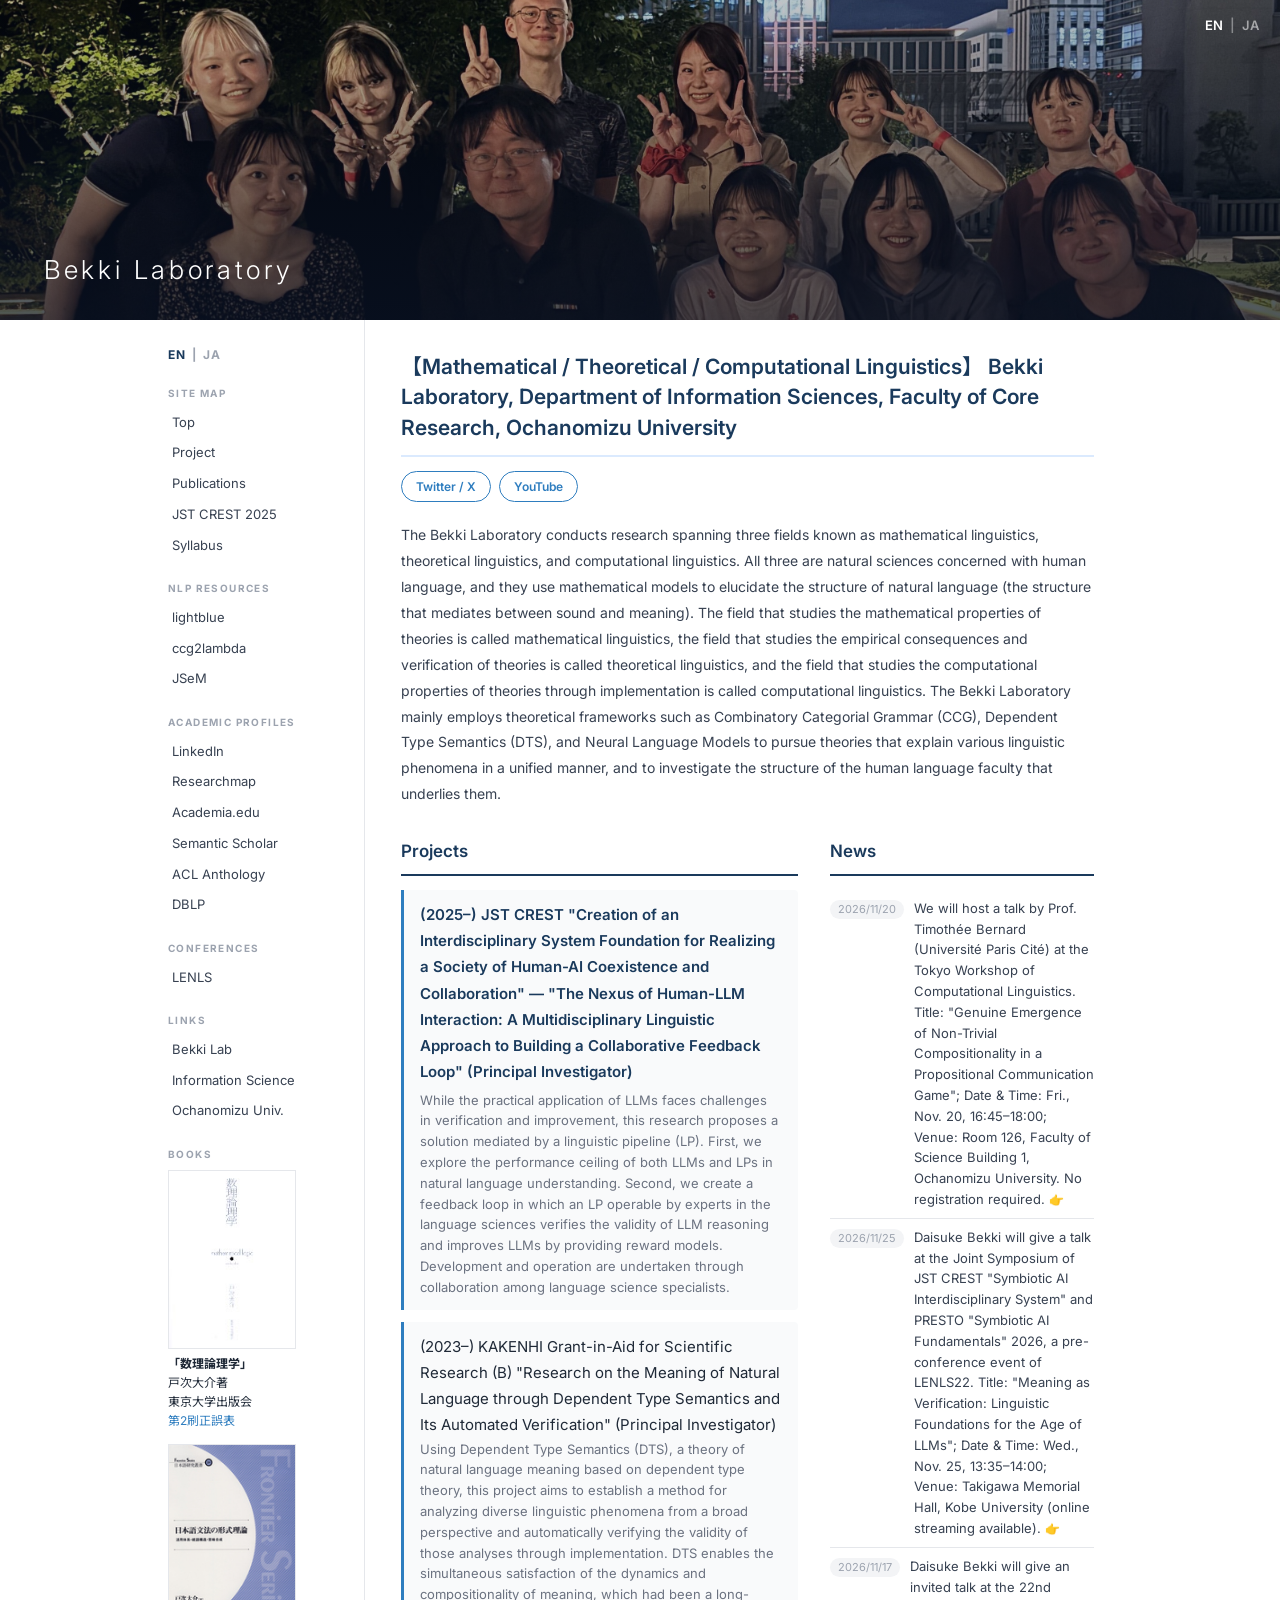
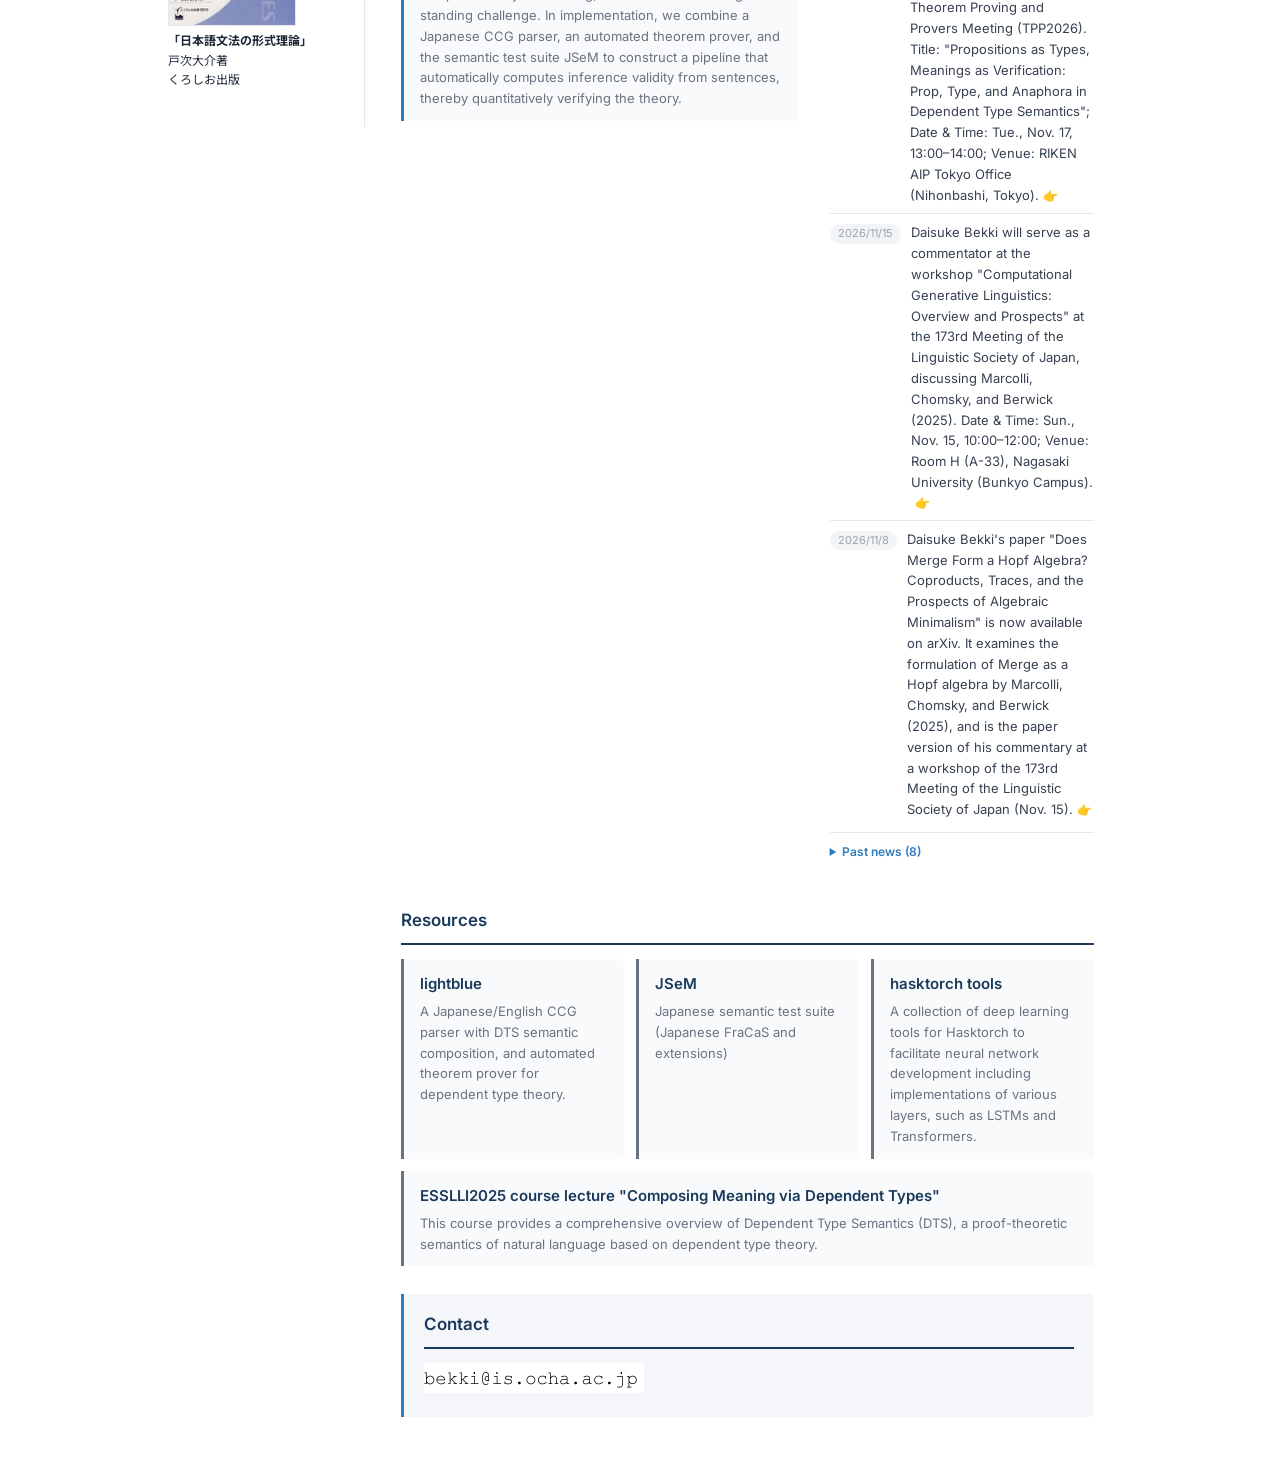
<file: index.html>
<html xmlns="http://www.w3.org/1999/xhtml" xml:lang="en"><head><meta http-equiv="Content-Type" content="text/html; charset=utf-8"/><meta name="viewport" content="width=device-width, initial-scale=1.0"/><title>Bekki Laboratory — Daisuke Bekki</title><link rel="preconnect" href="https://fonts.googleapis.com"/><link rel="preconnect" href="https://fonts.gstatic.com" crossorigin="anonymous"/><link href="https://fonts.googleapis.com/css2?family=Inter:wght@300;400;600&amp;family=Noto+Sans+JP:wght@300;400;700&amp;display=swap" rel="stylesheet"/><link rel="stylesheet" href="style.css"/></head><body><div class="site-header"><div class="header-overlay"> </div><div class="lang-toggle"><span class="lang-current">EN</span><span class="lang-sep">|</span><a href="ja/index.html">JA</a></div><div class="header-text"><h1>Bekki Laboratory</h1></div></div><div class="page-wrapper"><div class="sidebar"><details class="nav-details" open="open"><summary class="nav-summary">
              ☰ Menu</summary><div class="lang-toggle-sidebar"><span class="lang-current">EN</span><span class="lang-sep">|</span><a href="ja/index.html">JA</a></div><span class="nav-label">Site Map</span><ul><li><a href="index.html">Top</a></li><li><a href="project.html">Project</a></li><li><a href="publications.html">Publications</a></li><li><a href="crest2025.html">JST CREST 2025</a></li><li><a href="http://www.is.ocha.ac.jp/~bekki/member/syllabi.html">Syllabus</a></li></ul><span class="nav-label">NLP Resources</span><ul><li><a href="https://github.com/DaisukeBekki/lightblue/" target="_top">lightblue</a></li><li><a href="https://github.com/mynlp/ccg2lambda" target="_top">ccg2lambda</a></li><li><a href="https://github.com/DaisukeBekki/JSeM/" target="_top">JSeM</a></li></ul><span class="nav-label">Academic Profiles</span><ul><li><a href="http://www.linkedin.com/in/daisukebekki" target="_blank">LinkedIn</a></li><li><a href="http://researchmap.jp/bekki/" target="_blank">Researchmap</a></li><li><a href="https://ocha.academia.edu/DaisukeBekki" target="_blank">Academia.edu</a></li><li><a href="https://www.semanticscholar.org/author/Daisuke-Bekki/2520156" target="_blank">Semantic Scholar</a></li><li><a href="https://www.aclweb.org/anthology/people/d/daisuke-bekki/" target="_blank">ACL Anthology</a></li><li><a href="https://dblp.uni-trier.de/pers/hd/b/Bekki:Daisuke" target="_blank">DBLP</a></li></ul><span class="nav-label">Conferences</span><ul><li><a href="https://lenls.github.io/">LENLS</a></li></ul><span class="nav-label">Links</span><ul><li><a href="https://bekkilab.notion.site/Bekkilab-Members-32e4b76a51ae4b03a18d9bd9fe2bbaf2">Bekki Lab</a></li><li><a href="http://www.is.ocha.ac.jp/" target="_blank">Information Science</a></li><li><a href="http://www.ocha.ac.jp/" target="_blank">Ochanomizu Univ.</a></li></ul><span class="nav-label">Books</span><div class="book-entry"><a href="http://www.amazon.co.jp/dp/4130629158/"><img src="images/LOGICbook.jpg" alt="数理論理学"/></a><b>「数理論理学」</b><br/>
              戸次大介著<br/>
              東京大学出版会<br/><a href="ErrataSecondPrinting.md">第2刷正誤表</a></div><div class="book-entry"><a href="http://www.amazon.co.jp/dp/4874244688/"><img src="images/CCGbook.jpg" alt="日本語文法の形式理論"/></a><b>「日本語文法の形式理論」</b><br/>
              戸次大介著<br/>
              くろしお出版
            </div></details></div><div class="main-content"><div xmlns="" class="page-tagline">【Mathematical / Theoretical / Computational Linguistics】 Bekki Laboratory, Department of Information Sciences, Faculty of Core Research, Ochanomizu University</div><div xmlns="" class="ext-links"><a class="ext-link-btn" href="https://twitter.com/BekkiLab" target="_blank">Twitter / X</a><a class="ext-link-btn" href="https://www.youtube.com/channel/UChd3G2JG8VncyUM4D4R2rCQ" target="_blank">YouTube</a></div><p xmlns="" class="page-about">The Bekki Laboratory conducts research spanning three fields known as mathematical linguistics, theoretical linguistics, and computational linguistics. All three are natural sciences concerned with human language, and they use mathematical models to elucidate the structure of natural language (the structure that mediates between sound and meaning). The field that studies the mathematical properties of theories is called mathematical linguistics, the field that studies the empirical consequences and verification of theories is called theoretical linguistics, and the field that studies the computational properties of theories through implementation is called computational linguistics. The Bekki Laboratory mainly employs theoretical frameworks such as Combinatory Categorial Grammar (CCG), Dependent Type Semantics (DTS), and Neural Language Models to pursue theories that explain various linguistic phenomena in a unified manner, and to investigate the structure of the human language faculty that underlies them.</p><div xmlns="" class="index-grid"><div class="index-themes"><div class="section-title">Projects</div><div class="theme-card"><a class="theme-name" href="crest2025.html">(2025–) JST CREST "Creation of an Interdisciplinary System Foundation for Realizing a Society of Human-AI Coexistence and Collaboration" — "The Nexus of Human-LLM Interaction: A Multidisciplinary Linguistic Approach to Building a Collaborative Feedback Loop" (Principal Investigator)</a><p class="theme-desc">While the practical application of LLMs faces challenges in verification and improvement, this research proposes a solution mediated by a linguistic pipeline (LP). First, we explore the performance ceiling of both LLMs and LPs in natural language understanding. Second, we create a feedback loop in which an LP operable by experts in the language sciences verifies the validity of LLM reasoning and improves LLMs by providing reward models. Development and operation are undertaken through collaboration among language science specialists.</p></div><div class="theme-card"><span class="theme-name">(2023–) KAKENHI Grant-in-Aid for Scientific Research (B) "Research on the Meaning of Natural Language through Dependent Type Semantics and Its Automated Verification" (Principal Investigator)</span><p class="theme-desc">Using Dependent Type Semantics (DTS), a theory of natural language meaning based on dependent type theory, this project aims to establish a method for analyzing diverse linguistic phenomena from a broad perspective and automatically verifying the validity of those analyses through implementation. DTS enables the simultaneous satisfaction of the dynamics and compositionality of meaning, which had been a long-standing challenge. In implementation, we combine a Japanese CCG parser, an automated theorem prover, and the semantic test suite JSeM to construct a pipeline that automatically computes inference validity from sentences, thereby quantitatively verifying the theory.</p></div></div><div class="index-news"><div class="section-title">News</div><ul class="news-list"><li><span class="news-date">2026/11/20</span><span class="news-text">We will host a talk by Prof. Timothée Bernard (Université Paris Cité) at the Tokyo Workshop of Computational Linguistics. Title: "Genuine Emergence of Non-Trivial Compositionality in a Propositional Communication Game"; Date &amp; Time: Fri., Nov. 20, 16:45–18:00; Venue: Room 126, Faculty of Science Building 1, Ochanomizu University. No registration required.<a class="news-link" href="https://bekkilab.notion.site/2026-Tokyo-Workshop-of-Computational-Linguistics-Talk-by-Prof-Timoth-e-Bernard-3fe244489f4281e68aafcab09f9e0d29" target="_blank">👉</a></span></li><li><span class="news-date">2026/11/25</span><span class="news-text">Daisuke Bekki will give a talk at the Joint Symposium of JST CREST "Symbiotic AI Interdisciplinary System" and PRESTO "Symbiotic AI Fundamentals" 2026, a pre-conference event of LENLS22. Title: "Meaning as Verification: Linguistic Foundations for the Age of LLMs"; Date &amp; Time: Wed., Nov. 25, 13:35–14:00; Venue: Takigawa Memorial Hall, Kobe University (online streaming available).<a class="news-link" href="https://www.jst.go.jp/kisoken/aip/result/event/jointsympo_symbio2026/index.html" target="_blank">👉</a></span></li><li><span class="news-date">2026/11/17</span><span class="news-text">Daisuke Bekki will give an invited talk at the 22nd Theorem Proving and Provers Meeting (TPP2026). Title: "Propositions as Types, Meanings as Verification: Prop, Type, and Anaphora in Dependent Type Semantics"; Date &amp; Time: Tue., Nov. 17, 13:00–14:00; Venue: RIKEN AIP Tokyo Office (Nihonbashi, Tokyo).<a class="news-link" href="https://auto-res.github.io/tpp2026/en/" target="_blank">👉</a></span></li><li><span class="news-date">2026/11/15</span><span class="news-text">Daisuke Bekki will serve as a commentator at the workshop "Computational Generative Linguistics: Overview and Prospects" at the 173rd Meeting of the Linguistic Society of Japan, discussing Marcolli, Chomsky, and Berwick (2025). Date &amp; Time: Sun., Nov. 15, 10:00–12:00; Venue: Room H (A-33), Nagasaki University (Bunkyo Campus).<a class="news-link" href="https://ls-japan.org/wp-content/uploads/2026/11/program-lsj173ja-261105.pdf" target="_blank">👉</a></span></li><li><span class="news-date">2026/11/8</span><span class="news-text">Daisuke Bekki's paper "Does Merge Form a Hopf Algebra? Coproducts, Traces, and the Prospects of Algebraic Minimalism" is now available on arXiv. It examines the formulation of Merge as a Hopf algebra by Marcolli, Chomsky, and Berwick (2025), and is the paper version of his commentary at a workshop of the 173rd Meeting of the Linguistic Society of Japan (Nov. 15).<a class="news-link" href="https://arxiv.org/abs/2611.11502" target="_blank">👉</a></span></li></ul><details class="news-archive"><summary class="news-archive-summary">Past news (8)</summary><ul class="news-list"><li><span class="news-date">2026/11/7</span><span class="news-text">Daisuke Bekki will give a mock lecture at the 77th Kiin Festival, Ochanomizu University's campus festival! Title: "Introduction to Coercive Logic"; Date &amp; Time: Sat., Nov. 7, 14:30–15:30; Location: Room 304, General Lecture Building 1.<a class="news-link" href="https://kiin-fes.com/archives/13270" target="_blank">👉</a></span></li><li><span class="news-date">2026/9/10</span><span class="news-text">We will hold a public discussion on "Open Problems in Buring (2005) Binding Theory" at the Tokai English Linguistics Study Group Workshop.<a class="news-link" href="https://sites.google.com/view/tokaices/" target="_blank">👉</a></span></li><li><span class="news-date">2026/8/6</span><span class="news-text">We presented 3 papers at Natural Language Meets Logic and Machine Learning (NALOMA VI) at ESSLLI2026 (Prague).<a class="news-link" href="https://naloma.github.io/2026/" target="_blank">👉</a></span></li><li><span class="news-date">2026/7/11</span><span class="news-text">We presented 4 papers at Bridges and Gaps between Formal and Computational Linguistics (BriGap-3).<a class="news-link" href="https://brigap-workshop.github.io/2026/" target="_blank">👉</a></span></li><li><span class="news-date">2026/3/11</span><span class="news-text">At NLP2026@Utsunomiya, we presented 7 posters in "Q6: Computational and Formal Linguistics" on Wed., March 11, 11:15–12:45.<a class="news-link" href="https://www.anlp.jp/proceedings/annual_meeting/2026/" target="_blank">👉</a></span></li><li><span class="news-date">2025/11/28</span><span class="news-text">We organized LENLS21 (Nov.28-30, Nagoya).<a class="news-link" href="https://lenls.github.io/lenls21/" target="_blank">👉</a></span></li><li><span class="news-date">2025/11/10</span><span class="news-text">Natsunako Miyakawa (M1, Bekki Lab) received the Student Encouragement Award at the 2025 Annual Conference of the Japanese Society for Artificial Intelligence, for "Towards the Development of an Automated Theorem Prover Neural Wani for Dependent Type Theory."<a class="news-link" href="https://www.ocha.ac.jp/news/d017153.html" target="_blank">👉</a></span></li><li><span class="news-date">2025/9/30</span><span class="news-text">Our project has been adopted by JST CREST "Creation of an Interdisciplinary System Foundation for Realizing a Society of Human-AI Coexistence and Collaboration": "The Nexus of Human-LLM Interaction: A Multidisciplinary Linguistic Approach to Building a Collaborative Feedback Loop" — PI: Daisuke Bekki; Co-PIs: Daisuke Kawahara (Waseda), Takuya Matsuzaki (Tokyo Univ. of Science), Yohei Oseki (UTokyo), Hitomi Yanaka (UTokyo).<a class="news-link" href="https://www.jst.go.jp/kisoken/crest/project/1111129/1111129_2025.html#anchor-5" target="_blank">👉</a></span></li></ul></details></div></div><div xmlns="" class="section-title">Resources</div><div xmlns="" class="res-grid"><div class="res-card"><a class="theme-name" href="https://github.com/DaisukeBekki/lightblue/" target="_blank">lightblue</a><p class="theme-desc">A Japanese/English CCG parser with DTS semantic composition, and automated theorem prover for dependent type theory.</p></div><div class="res-card"><a class="theme-name" href="https://github.com/DaisukeBekki/JSeM/" target="_blank">JSeM</a><p class="theme-desc">Japanese semantic test suite (Japanese FraCaS and extensions)</p></div><div class="res-card"><a class="theme-name" href="https://github.com/DaisukeBekki/hasktorch-tools/" target="_blank">hasktorch tools</a><p class="theme-desc">A collection of deep learning tools for Hasktorch to facilitate neural network development including implementations of various layers, such as LSTMs and Transformers.</p></div><div class="res-card"><a class="theme-name" href="https://github.com/DaisukeBekki/ESSLLI2025" target="_blank">ESSLLI2025 course lecture "Composing Meaning via Dependent Types"</a><p class="theme-desc">This course provides a comprehensive overview of Dependent Type Semantics (DTS), a proof-theoretic semantics of natural language based on dependent type theory.</p></div></div><div xmlns="" class="index-contact"><div class="section-title">Contact</div><img src="images/emailaddress.bmp" alt="email address"/></div></div></div></body></html>
</file>
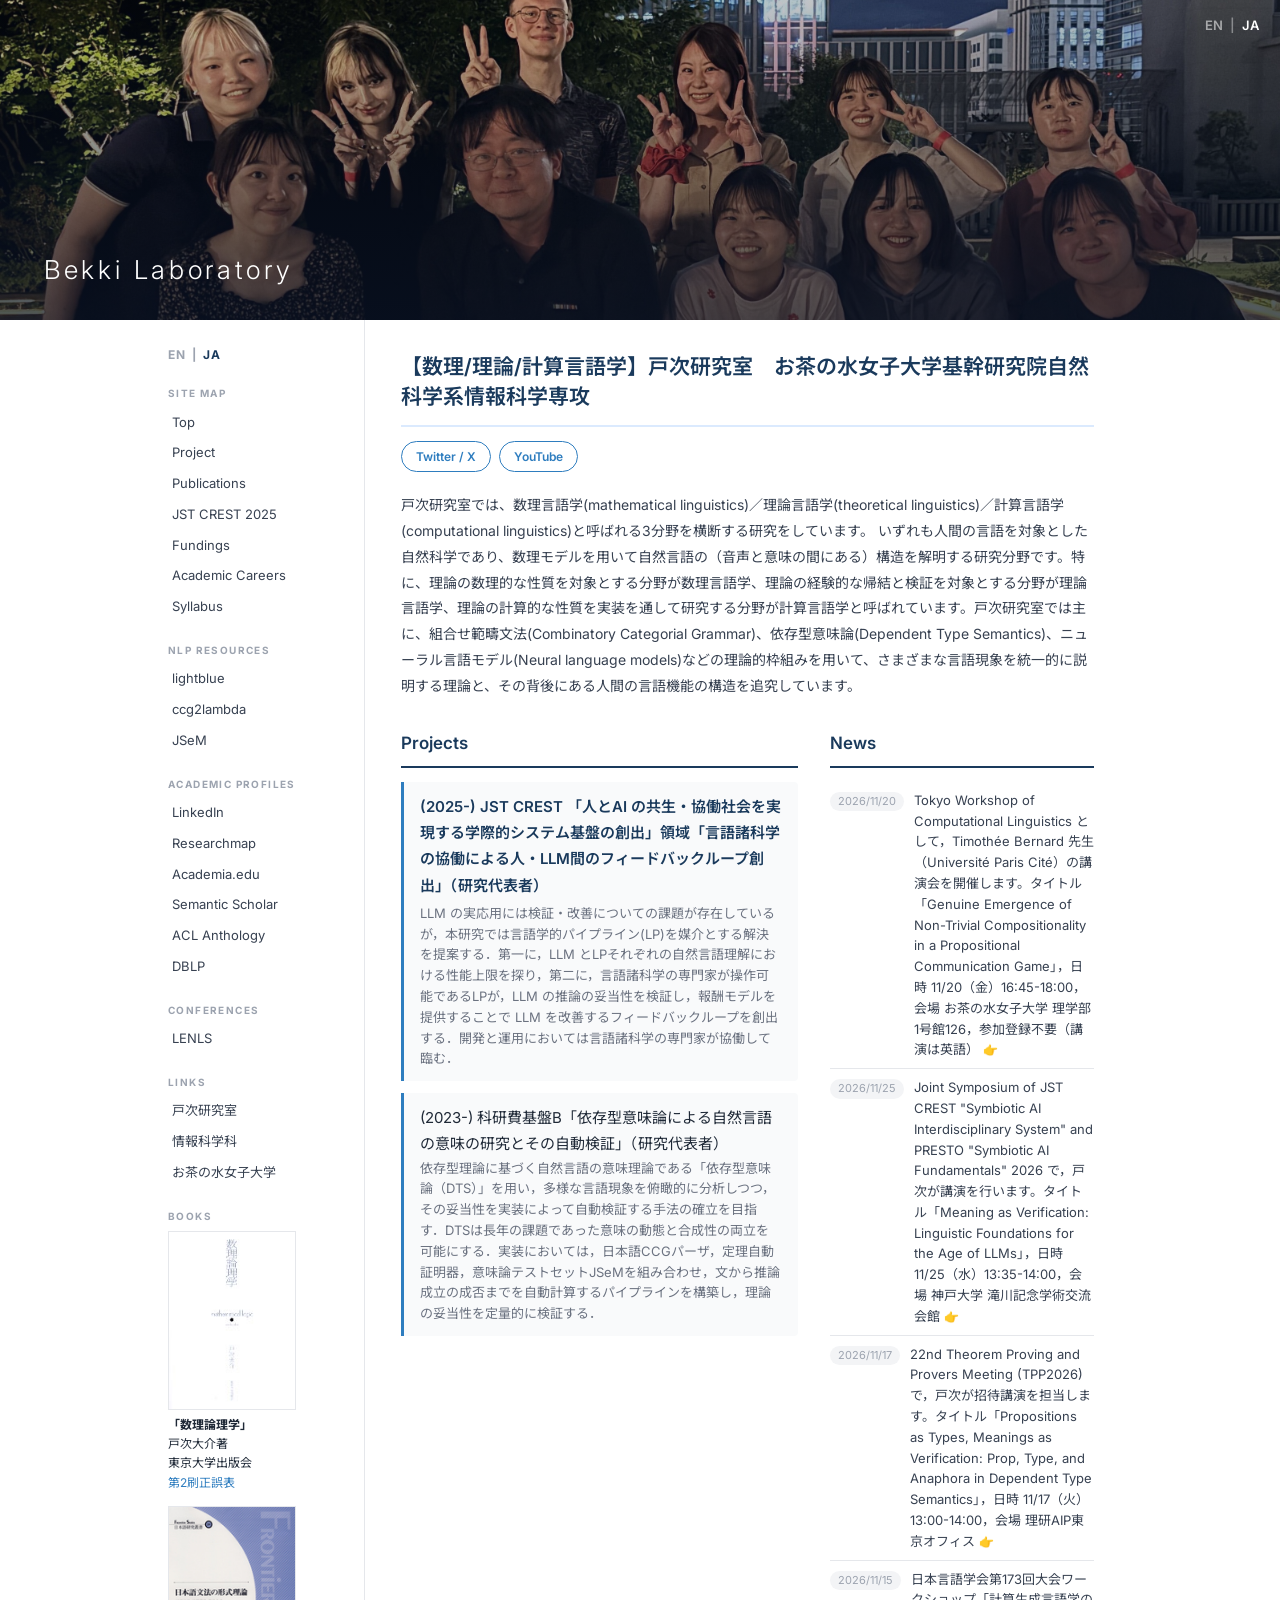
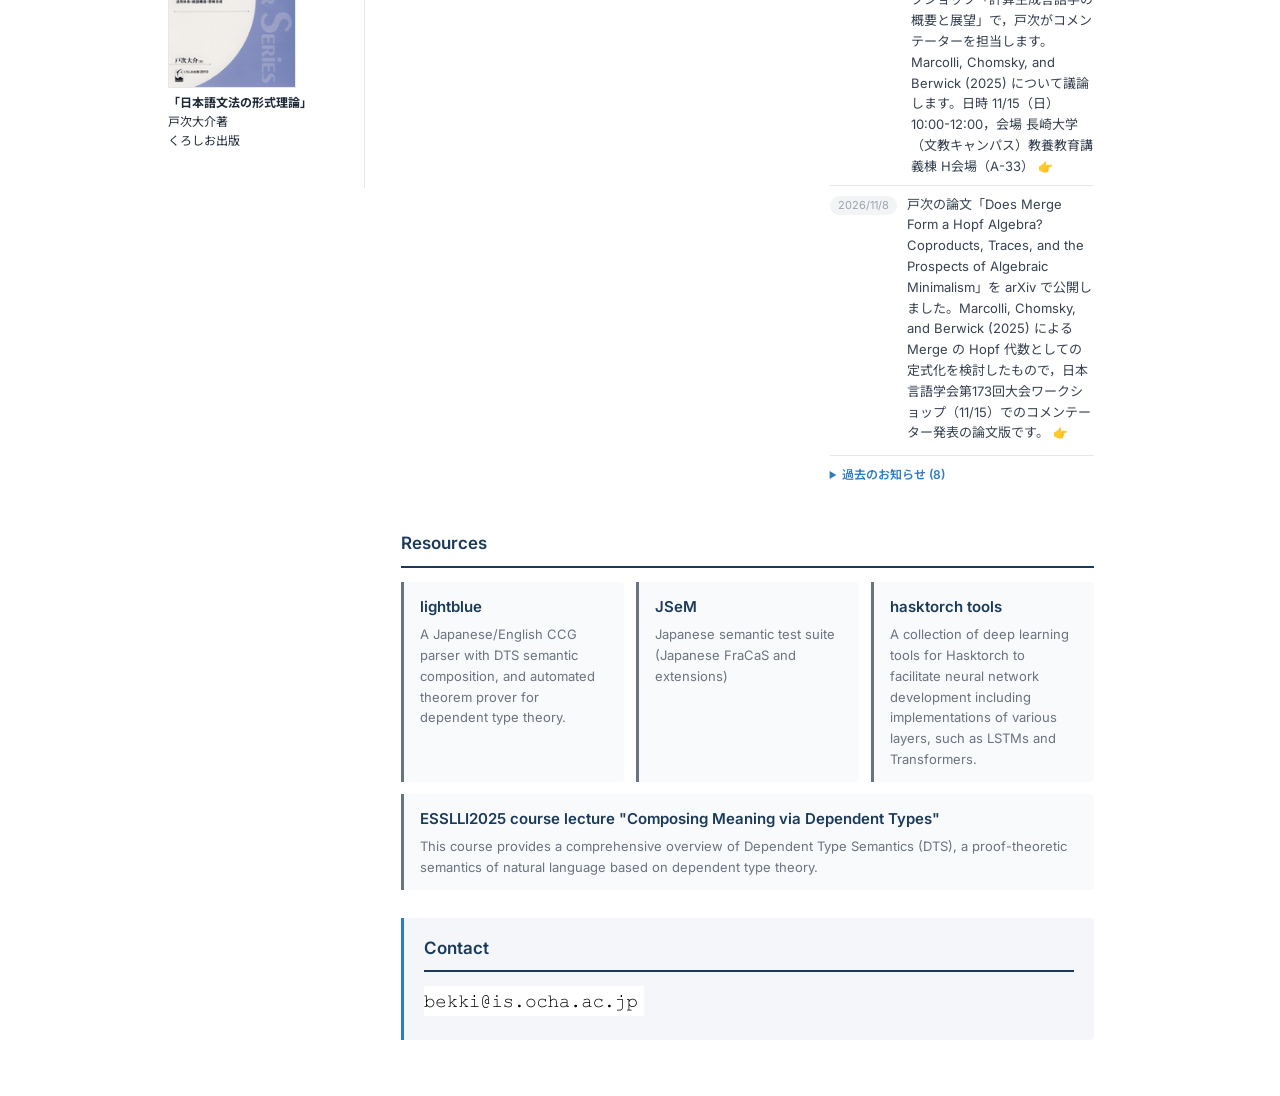
<file: ja/index.html>
<html xmlns="http://www.w3.org/1999/xhtml" xml:lang="ja"><head><meta http-equiv="Content-Type" content="text/html; charset=utf-8"/><meta name="viewport" content="width=device-width, initial-scale=1.0"/><title>Bekki Laboratory — Daisuke Bekki</title><link rel="preconnect" href="https://fonts.googleapis.com"/><link rel="preconnect" href="https://fonts.gstatic.com" crossorigin="anonymous"/><link href="https://fonts.googleapis.com/css2?family=Inter:wght@300;400;600&amp;family=Noto+Sans+JP:wght@300;400;700&amp;display=swap" rel="stylesheet"/><link rel="stylesheet" href="../style.css"/></head><body><div class="site-header"><div class="header-overlay"> </div><div class="lang-toggle"><a href="../index.html">EN</a><span class="lang-sep">|</span><span class="lang-current">JA</span></div><div class="header-text"><h1>Bekki Laboratory</h1></div></div><div class="page-wrapper"><div class="sidebar"><details class="nav-details" open="open"><summary class="nav-summary">
              ☰ メニュー</summary><div class="lang-toggle-sidebar"><a href="../index.html">EN</a><span class="lang-sep">|</span><span class="lang-current">JA</span></div><span class="nav-label">Site Map</span><ul><li><a href="index.html">Top</a></li><li><a href="project.html">Project</a></li><li><a href="publications.html">Publications</a></li><li><a href="crest2025.html">JST CREST 2025</a></li><li><a href="fundings.html">Fundings</a></li><li><a href="career.html">Academic Careers</a></li><li><a href="http://www.is.ocha.ac.jp/~bekki/member/syllabi.html">Syllabus</a></li></ul><span class="nav-label">NLP Resources</span><ul><li><a href="https://github.com/DaisukeBekki/lightblue/" target="_top">lightblue</a></li><li><a href="https://github.com/mynlp/ccg2lambda" target="_top">ccg2lambda</a></li><li><a href="https://github.com/DaisukeBekki/JSeM/" target="_top">JSeM</a></li></ul><span class="nav-label">Academic Profiles</span><ul><li><a href="http://www.linkedin.com/in/daisukebekki" target="_blank">LinkedIn</a></li><li><a href="http://researchmap.jp/bekki/" target="_blank">Researchmap</a></li><li><a href="https://ocha.academia.edu/DaisukeBekki" target="_blank">Academia.edu</a></li><li><a href="https://www.semanticscholar.org/author/Daisuke-Bekki/2520156" target="_blank">Semantic Scholar</a></li><li><a href="https://www.aclweb.org/anthology/people/d/daisuke-bekki/" target="_blank">ACL Anthology</a></li><li><a href="https://dblp.uni-trier.de/pers/hd/b/Bekki:Daisuke" target="_blank">DBLP</a></li></ul><span class="nav-label">Conferences</span><ul><li><a href="https://lenls.github.io/">LENLS</a></li></ul><span class="nav-label">Links</span><ul><li><a href="https://bekkilab.notion.site/Bekkilab-Members-32e4b76a51ae4b03a18d9bd9fe2bbaf2">戸次研究室</a></li><li><a href="http://www.is.ocha.ac.jp/" target="_blank">情報科学科</a></li><li><a href="http://www.ocha.ac.jp/" target="_blank">お茶の水女子大学</a></li></ul><span class="nav-label">Books</span><div class="book-entry"><a href="http://www.amazon.co.jp/dp/4130629158/"><img src="../images/LOGICbook.jpg" alt="数理論理学"/></a><b>「数理論理学」</b><br/>
              戸次大介著<br/>
              東京大学出版会<br/><a href="ErrataSecondPrinting.md">第2刷正誤表</a></div><div class="book-entry"><a href="http://www.amazon.co.jp/dp/4874244688/"><img src="../images/CCGbook.jpg" alt="日本語文法の形式理論"/></a><b>「日本語文法の形式理論」</b><br/>
              戸次大介著<br/>
              くろしお出版
            </div></details></div><div class="main-content"><div xmlns="" class="page-tagline">【数理/理論/計算言語学】戸次研究室　お茶の水女子大学基幹研究院自然科学系情報科学専攻</div><div xmlns="" class="ext-links"><a class="ext-link-btn" href="https://twitter.com/BekkiLab" target="_blank">Twitter / X</a><a class="ext-link-btn" href="https://www.youtube.com/channel/UChd3G2JG8VncyUM4D4R2rCQ" target="_blank">YouTube</a></div><p xmlns="" class="page-about">戸次研究室では、数理言語学(mathematical linguistics)／理論言語学(theoretical linguistics)／計算言語学(computational linguistics)と呼ばれる3分野を横断する研究をしています。

いずれも人間の言語を対象とした自然科学であり、数理モデルを用いて自然言語の（音声と意味の間にある）構造を解明する研究分野です。特に、理論の数理的な性質を対象とする分野が数理言語学、理論の経験的な帰結と検証を対象とする分野が理論言語学、理論の計算的な性質を実装を通して研究する分野が計算言語学と呼ばれています。戸次研究室では主に、組合せ範疇文法(Combinatory Categorial Grammar)、依存型意味論(Dependent Type Semantics)、ニューラル言語モデル(Neural language models)などの理論的枠組みを用いて、さまざまな言語現象を統一的に説明する理論と、その背後にある人間の言語機能の構造を追究しています。</p><div xmlns="" class="index-grid"><div class="index-themes"><div class="section-title">Projects</div><div class="theme-card"><a class="theme-name" href="crest2025.html">(2025-) JST CREST 「人とAI の共生・協働社会を実現する学際的システム基盤の創出」領域「言語諸科学の協働による人・LLM間のフィードバックループ創出」（研究代表者）</a><p class="theme-desc">LLM の実応用には検証・改善についての課題が存在しているが，本研究では言語学的パイプライン(LP)を媒介とする解決を提案する．第一に，LLM とLPそれぞれの自然言語理解における性能上限を探り，第二に，言語諸科学の専門家が操作可能であるLPが，LLM の推論の妥当性を検証し，報酬モデルを提供することで LLM を改善するフィードバックループを創出する．開発と運用においては言語諸科学の専門家が協働して臨む．</p></div><div class="theme-card"><span class="theme-name">(2023-) 科研費基盤B「依存型意味論による自然言語の意味の研究とその自動検証」（研究代表者）</span><p class="theme-desc">依存型理論に基づく自然言語の意味理論である「依存型意味論（DTS）」を用い，多様な言語現象を俯瞰的に分析しつつ，その妥当性を実装によって自動検証する手法の確立を目指す．DTSは長年の課題であった意味の動態と合成性の両立を可能にする．実装においては，日本語CCGパーザ，定理自動証明器，意味論テストセットJSeMを組み合わせ，文から推論成立の成否までを自動計算するパイプラインを構築し，理論の妥当性を定量的に検証する．</p></div></div><div class="index-news"><div class="section-title">News</div><ul class="news-list"><li><span class="news-date">2026/11/20</span><span class="news-text">Tokyo Workshop of Computational Linguistics として，Timothée Bernard 先生（Université Paris Cité）の講演会を開催します。タイトル「Genuine Emergence of Non-Trivial Compositionality in a Propositional Communication Game」，日時 11/20（金）16:45-18:00，会場 お茶の水女子大学 理学部1号館126，参加登録不要（講演は英語）<a class="news-link" href="https://bekkilab.notion.site/2026-Tokyo-Workshop-of-Computational-Linguistics-Talk-by-Prof-Timoth-e-Bernard-3fe244489f4281e68aafcab09f9e0d29" target="_blank">👉</a></span></li><li><span class="news-date">2026/11/25</span><span class="news-text">Joint Symposium of JST CREST "Symbiotic AI Interdisciplinary System" and PRESTO "Symbiotic AI Fundamentals" 2026 で，戸次が講演を行います。タイトル「Meaning as Verification: Linguistic Foundations for the Age of LLMs」，日時 11/25（水）13:35-14:00，会場 神戸大学 滝川記念学術交流会館<a class="news-link" href="https://www.jst.go.jp/kisoken/aip/result/event/jointsympo_symbio2026/index.html" target="_blank">👉</a></span></li><li><span class="news-date">2026/11/17</span><span class="news-text">22nd Theorem Proving and Provers Meeting (TPP2026) で，戸次が招待講演を担当します。タイトル「Propositions as Types, Meanings as Verification: Prop, Type, and Anaphora in Dependent Type Semantics」，日時 11/17（火）13:00-14:00，会場 理研AIP東京オフィス<a class="news-link" href="https://auto-res.github.io/tpp2026/ja/" target="_blank">👉</a></span></li><li><span class="news-date">2026/11/15</span><span class="news-text">日本言語学会第173回大会ワークショップ「計算生成言語学の概要と展望」で，戸次がコメンテーターを担当します。Marcolli, Chomsky, and Berwick (2025) について議論します。日時 11/15（日）10:00-12:00，会場 長崎大学（文教キャンパス）教養教育講義棟 H会場（A-33）<a class="news-link" href="https://ls-japan.org/wp-content/uploads/2026/11/program-lsj173ja-261105.pdf" target="_blank">👉</a></span></li><li><span class="news-date">2026/11/8</span><span class="news-text">戸次の論文「Does Merge Form a Hopf Algebra? Coproducts, Traces, and the Prospects of Algebraic Minimalism」を arXiv で公開しました。Marcolli, Chomsky, and Berwick (2025) による Merge の Hopf 代数としての定式化を検討したもので，日本言語学会第173回大会ワークショップ（11/15）でのコメンテーター発表の論文版です。<a class="news-link" href="https://arxiv.org/abs/2611.11502" target="_blank">👉</a></span></li></ul><details class="news-archive"><summary class="news-archive-summary">過去のお知らせ (8)</summary><ul class="news-list"><li><span class="news-date">2026/11/7</span><span class="news-text">戸次がお茶の水女子大学の大学祭「第77回徽音祭」で模擬授業を担当します：タイトル「脅迫論理入門」，日時 11/7（土）14:30-15:30，場所 共通講義棟1号館304<a class="news-link" href="https://kiin-fes.com/archives/13270" target="_blank">👉</a></span></li><li><span class="news-date">2026/9/10</span><span class="news-text">東海英語学研究会ワークショップにおいて公開ディスカッション「Buring (2005) "Binding Theory"の未解決問題」を行う予定です。<a class="news-link" href="https://sites.google.com/view/tokaices/" target="_blank">👉</a></span></li><li><span class="news-date">2026/8/6</span><span class="news-text">Natural Language Meets Logic and Machine Learning (NALOMA VI)＠ESSLLI2026 (Prague) で3件の発表を行いました。<a class="news-link" href="https://naloma.github.io/2026/" target="_blank">👉</a></span></li><li><span class="news-date">2026/7/11</span><span class="news-text">Bridges and Gaps between Formal and Computational Linguistics (BriGap-3)で4件の発表を行いました。<a class="news-link" href="https://brigap-workshop.github.io/2026/" target="_blank">👉</a></span></li><li><span class="news-date">2026/3/11</span><span class="news-text">NLP2026＠宇都宮では「Q6:計算・形式言語学」3/11 (水) 11:15-12:45 で7件のポスター発表を行いました。<a class="news-link" href="https://www.anlp.jp/proceedings/annual_meeting/2026/" target="_blank">👉</a></span></li><li><span class="news-date">2025/11/28</span><span class="news-text">LENLS21 (11/28-30, 名古屋) を開催しました。<a class="news-link" href="https://lenls.github.io/lenls21/" target="_blank">👉</a></span></li><li><span class="news-date">2025/11/10</span><span class="news-text">戸次研M1の宮川夏菜子さんが、人工知能学会2025年度全国大会学生奨励賞を受賞しました。「依存型理論のための自動定理証明器Neural Waniの開発に向けて」<a class="news-link" href="https://www.ocha.ac.jp/news/d017153.html" target="_blank">👉</a></span></li><li><span class="news-date">2025/9/30</span><span class="news-text">JST CREST「人と AI の共生・協働社会を実現する学際的システム基盤の創出」領域に応募していた研究課題が採択されました。「言語諸科学の協働による人・LLM間のフィードバック・ループ創出」戸次大介，主たる共同研究者：河原大輔（早大），松崎拓也（東京理科大），大関洋平（東大），谷中瞳（東大）<a class="news-link" href="https://www.jst.go.jp/kisoken/crest/project/1111129/1111129_2025.html#anchor-5" target="_blank">👉</a></span></li></ul></details></div></div><div xmlns="" class="section-title">Resources</div><div xmlns="" class="res-grid"><div class="res-card"><a class="theme-name" href="https://github.com/DaisukeBekki/lightblue/" target="_blank">lightblue</a><p class="theme-desc">A Japanese/English CCG parser with DTS semantic composition, and automated theorem prover for dependent type theory.</p></div><div class="res-card"><a class="theme-name" href="https://github.com/DaisukeBekki/JSeM/" target="_blank">JSeM</a><p class="theme-desc">Japanese semantic test suite (Japanese FraCaS and extensions)</p></div><div class="res-card"><a class="theme-name" href="https://github.com/DaisukeBekki/hasktorch-tools/" target="_blank">hasktorch tools</a><p class="theme-desc">A collection of deep learning tools for Hasktorch to facilitate neural network development including implementations of various layers, such as LSTMs and Transformers.</p></div><div class="res-card"><a class="theme-name" href="https://github.com/DaisukeBekki/ESSLLI2025" target="_blank">ESSLLI2025 course lecture "Composing Meaning via Dependent Types"</a><p class="theme-desc">This course provides a comprehensive overview of Dependent Type Semantics (DTS), a proof-theoretic semantics of natural language based on dependent type theory.</p></div></div><div xmlns="" class="index-contact"><div class="section-title">Contact</div><img src="../images/emailaddress.bmp" alt="email address"/></div></div></div></body></html>
</file>
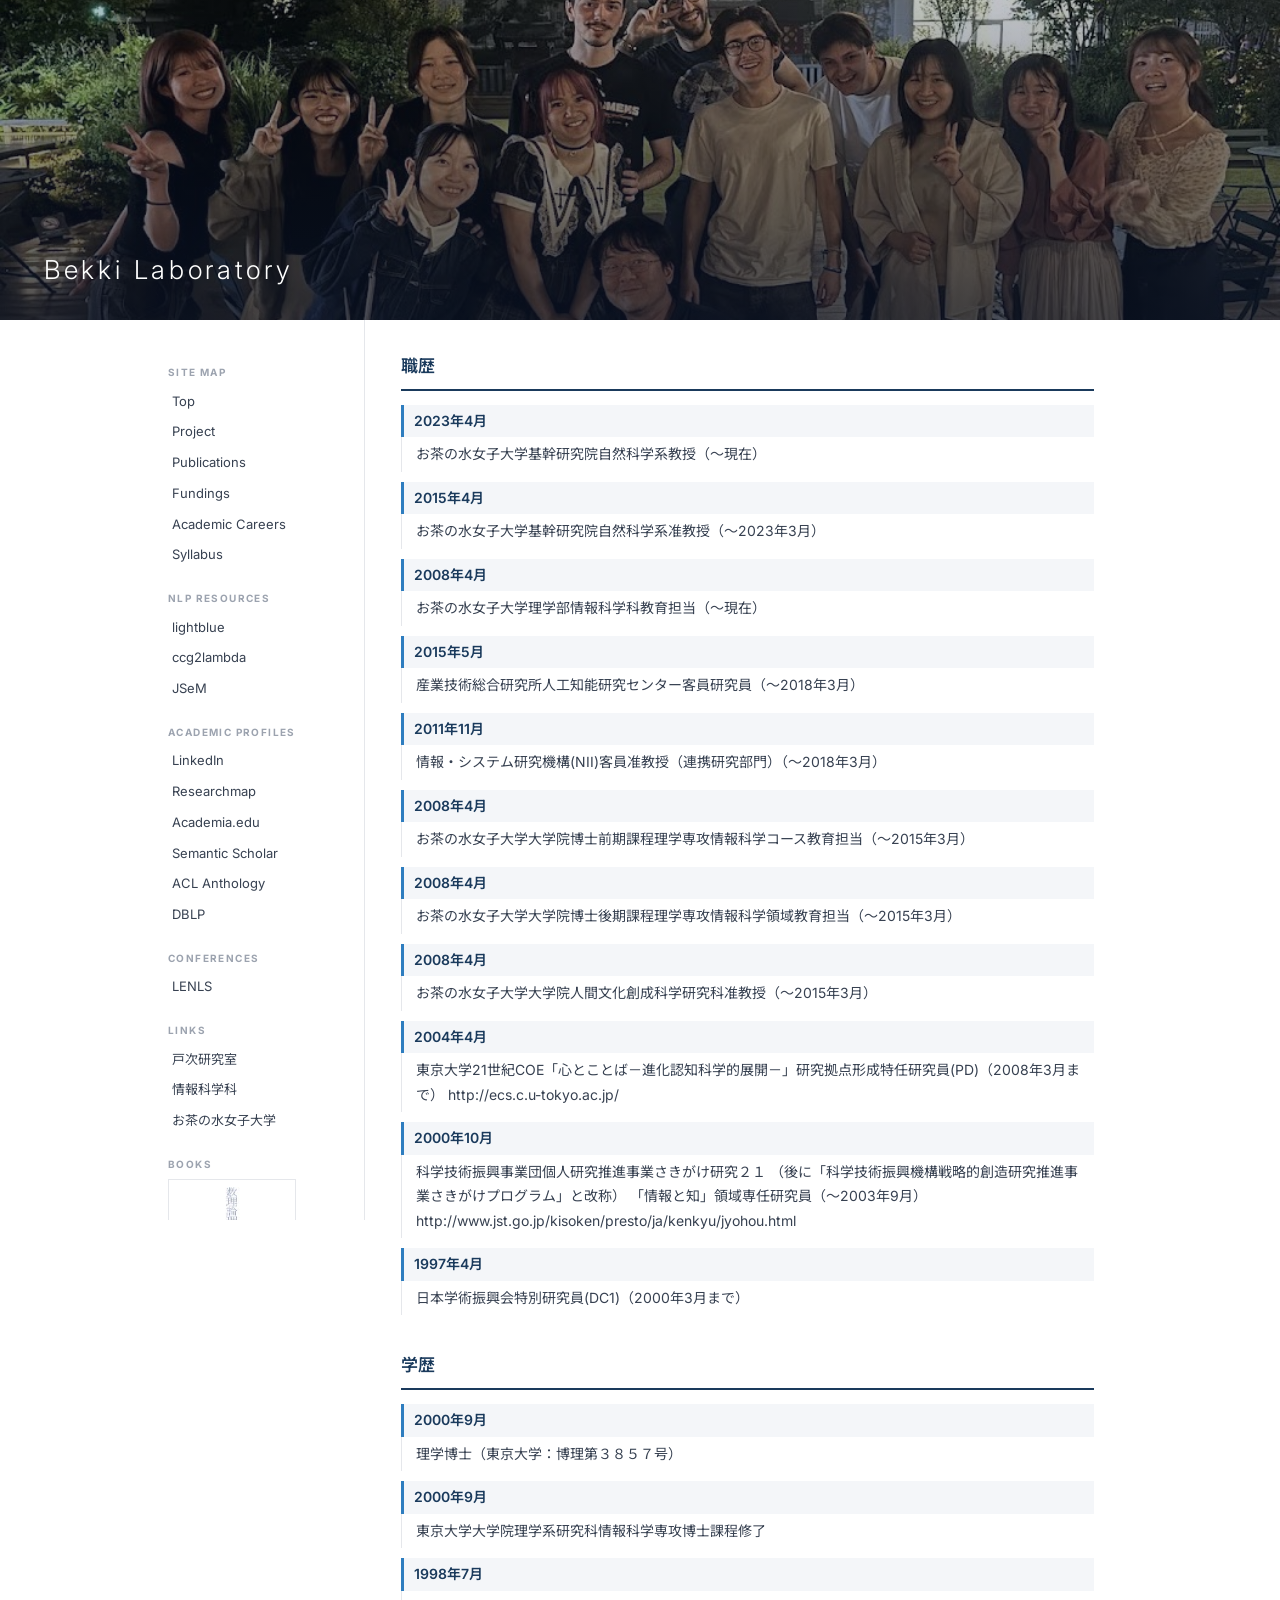
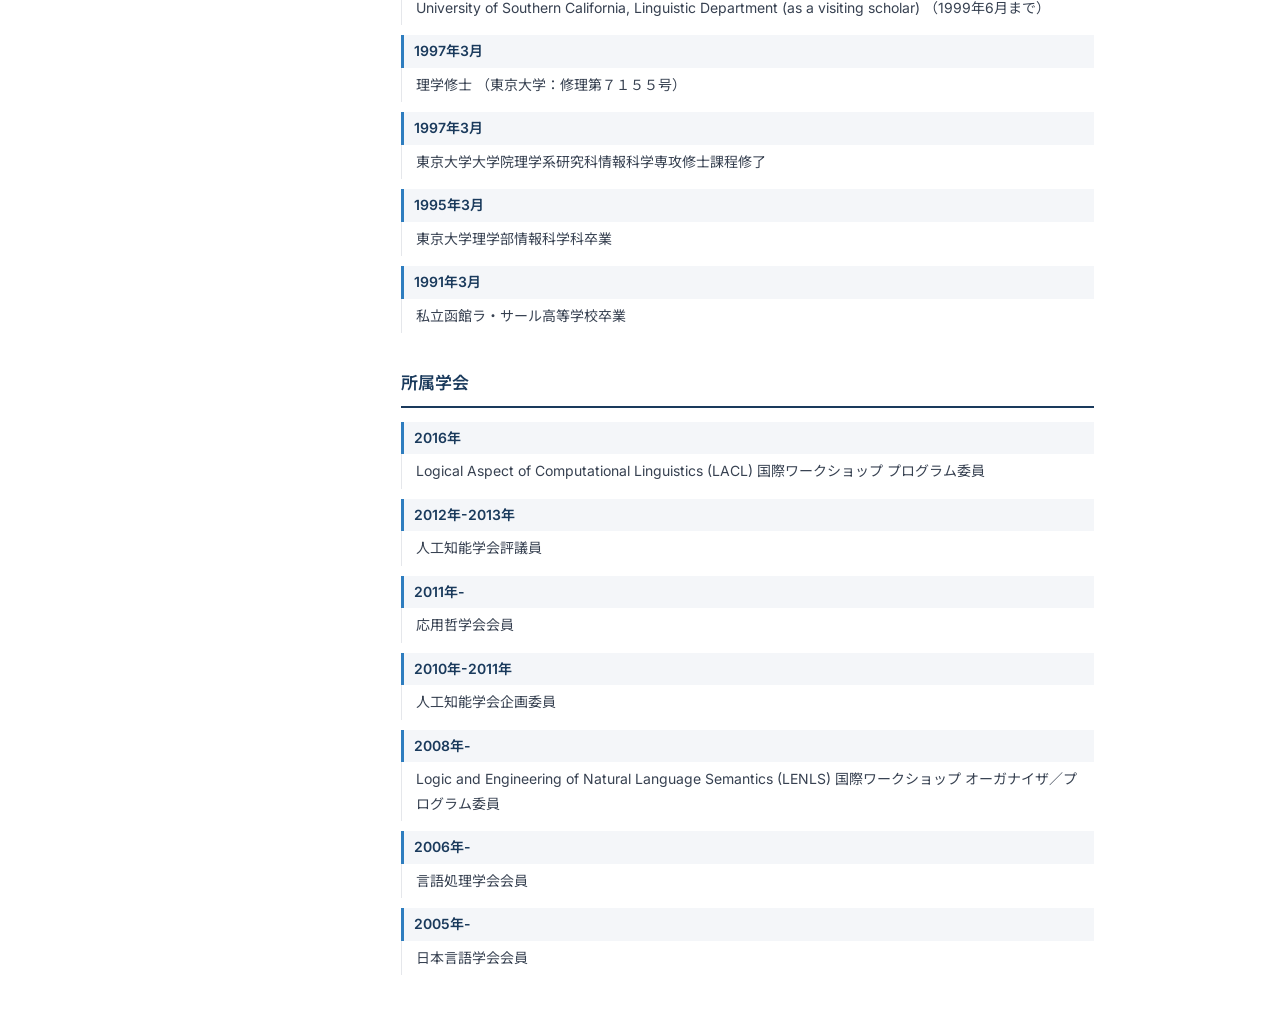
<file: career.html>
<html xmlns="http://www.w3.org/1999/xhtml" xml:lang="ja"><head><meta http-equiv="Content-Type" content="text/html; charset=utf-8"/><meta name="viewport" content="width=device-width, initial-scale=1.0"/><title>Bekki Laboratory — Daisuke Bekki</title><link rel="preconnect" href="https://fonts.googleapis.com"/><link rel="preconnect" href="https://fonts.gstatic.com" crossorigin="anonymous"/><link href="https://fonts.googleapis.com/css2?family=Inter:wght@300;400;600&amp;family=Noto+Sans+JP:wght@300;400;700&amp;display=swap" rel="stylesheet"/><style type="text/css"><!--
/* reset */
*, *::before, *::after { box-sizing: border-box; margin: 0; padding: 0; }

/* base */
body {
  font-family: 'Inter', 'Noto Sans JP', 'Hiragino Kaku Gothic ProN', 'Yu Gothic', Arial, sans-serif;
  font-size: 15px;
  line-height: 1.75;
  color: #1f2937;
  background: #ffffff;
}

/* links */
a { color: #2e7dbf; text-decoration: none; }
a:visited { color: #2e7dbf; }
a:hover { color: #1a3a5c; text-decoration: underline; }
a:active { color: #c0392b; }

/* ==== header ==== */
.site-header {
  width: 100%;
  height: 320px;
  background-color: #1a3a5c;
  background-image: url("images/bekkilab2025wide.jpg");
  background-size: cover;
  background-position: center center;
  position: relative;
}
.header-overlay {
  position: absolute;
  top: 0; left: 0; right: 0; bottom: 0;
  background: linear-gradient(to bottom, rgba(10,20,40,0.25), rgba(10,20,40,0.72));
}
.header-text {
  position: absolute;
  bottom: 28px;
  left: 44px;
  color: white;
}
.header-text h1 {
  font-size: 26px;
  font-weight: 300;
  letter-spacing: 0.14em;
  color: white;
}

/* ==== page layout ==== */
.page-wrapper {
  max-width: 980px;
  margin: 0 auto;
  display: flex;
  align-items: flex-start;
}

/* ==== sidebar ==== */
.sidebar {
  width: 215px;
  flex-shrink: 0;
  padding: 24px 14px;
  border-right: 1px solid #e5e7eb;
  position: sticky;
  top: 0;
  max-height: 100vh;
  overflow-y: auto;
}
.nav-label {
  display: block;
  font-size: 10px;
  font-weight: 700;
  letter-spacing: 0.14em;
  text-transform: uppercase;
  color: #9ca3af;
  padding: 0 4px;
  margin: 20px 0 4px;
}
.sidebar ul { list-style: none; }
.sidebar ul li a {
  display: block;
  padding: 4px 8px;
  border-radius: 4px;
  font-size: 13px;
  color: #374151;
}
.sidebar ul li a:hover {
  background: #f3f4f6;
  color: #1a3a5c;
  text-decoration: none;
}
.book-entry {
  margin: 6px 4px 14px;
  font-size: 12px;
  line-height: 1.6;
}
.book-entry img {
  display: block;
  max-width: 128px;
  border: 1px solid #e5e7eb;
  margin-bottom: 5px;
}

/* ==== main content ==== */
.main-content {
  flex: 1;
  min-width: 0;
  padding: 32px 36px 56px;
}

/* ==== headings ==== */
.section-title {
  font-size: 17px;
  font-weight: 600;
  color: #1a3a5c;
  border-bottom: 2px solid #1a3a5c;
  padding-bottom: 7px;
  margin: 36px 0 14px;
}
.section-title:first-child { margin-top: 0; }
.subsection-title {
  font-size: 13px;
  font-weight: 700;
  color: #2e7dbf;
  text-transform: uppercase;
  letter-spacing: 0.08em;
  margin: 24px 0 8px;
}

/* ==== publication TOC ==== */
.toc-wrap {
  display: flex;
  gap: 24px;
  background: #f4f6f9;
  border-left: 3px solid #2e7dbf;
  padding: 14px 18px;
  margin-bottom: 28px;
  font-size: 13px;
}
.toc-wrap dl { flex: 1; }
.toc-wrap dt {
  font-weight: 700;
  color: #1a3a5c;
  background: none;
  border: none;
  padding: 0;
  margin: 8px 0 2px;
  font-size: 13px;
}
.toc-wrap dt:first-child { margin-top: 0; }
.toc-wrap dd {
  margin-left: 10px;
  padding: 1px 0;
  border: none;
  font-size: 12px;
}

/* ==== publication list ==== */
.pub-list { list-style: none; padding: 0; margin: 0; }
.pub-item {
  border-left: 3px solid #dbeafe;
  padding: 9px 0 9px 14px;
  margin-bottom: 10px;
}
.pub-item:hover { border-left-color: #2e7dbf; }
.pub-title {
  font-weight: 600;
  color: #1f2937;
  font-size: 14px;
  margin-bottom: 3px;
}
.pub-authors { font-size: 13px; color: #374151; }
.pub-source  { font-size: 13px; color: #6b7280; }
.pub-badge {
  display: inline-block;
  font-size: 11px;
  padding: 0px 6px;
  border: 1px solid #93c5fd;
  border-radius: 3px;
  color: #2e7dbf;
  margin-left: 4px;
  line-height: 1.8;
  vertical-align: middle;
}
.pub-badge:hover {
  background: #2e7dbf;
  color: white;
  border-color: #2e7dbf;
  text-decoration: none;
}

/* ==== definition lists (career, fundings, project/index) ==== */
dt {
  font-weight: 600;
  color: #1a3a5c;
  background: #f4f6f9;
  border-left: 3px solid #2e7dbf;
  padding: 4px 10px;
  margin-top: 10px;
  font-size: 14px;
}
dd {
  padding: 5px 8px 5px 14px;
  font-size: 14px;
  color: #374151;
  margin-left: 0;
  border-left: 1px solid #e5e7eb;
}

/* font.title used in project/index XML source */
font.title {
  display: block;
  font-size: 18px;
  font-weight: 600;
  color: #1a3a5c;
  border-bottom: 2px solid #1a3a5c;
  padding-bottom: 7px;
  margin: 28px 0 12px;
}

/* ==== index page (page element) ==== */
.page-tagline {
  font-size: 21px;
  font-weight: 600;
  color: #1a3a5c;
  line-height: 1.45;
  margin-bottom: 14px;
  padding-bottom: 12px;
  border-bottom: 2px solid #dbeafe;
}
.ext-links {
  display: flex;
  flex-wrap: wrap;
  gap: 8px;
  margin: 14px 0 20px;
}
a.ext-link-btn {
  display: inline-block;
  font-size: 12px;
  font-weight: 600;
  padding: 4px 14px;
  border: 1.5px solid #2e7dbf;
  border-radius: 20px;
  color: #2e7dbf;
  text-decoration: none;
  transition: background 0.15s, color 0.15s;
}
a.ext-link-btn:hover {
  background: #2e7dbf;
  color: white;
  text-decoration: none;
}

.page-about {
  font-size: 14px;
  color: #374151;
  line-height: 1.85;
  margin-bottom: 30px;
}
.index-grid {
  display: flex;
  gap: 32px;
  align-items: flex-start;
  margin-bottom: 32px;
}
.index-themes { flex: 3; min-width: 0; }
.index-news   { flex: 2; min-width: 0; }
.theme-card {
  border-left: 3px solid #2e7dbf;
  background: #f9fafb;
  border-radius: 0 4px 4px 0;
  padding: 12px 16px;
  margin-bottom: 12px;
}
a.theme-name {
  display: block;
  font-size: 15px;
  font-weight: 600;
  color: #1a3a5c;
  margin-bottom: 4px;
}
a.theme-name:hover { color: #2e7dbf; text-decoration: none; }
.theme-desc { font-size: 13px; color: #6b7280; margin: 0; line-height: 1.6; }
.news-list { list-style: none; padding: 0; margin: 0; }
.news-list li {
  display: flex;
  gap: 10px;
  align-items: baseline;
  padding: 8px 0;
  border-bottom: 1px solid #e5e7eb;
  font-size: 13px;
  line-height: 1.6;
  color: #374151;
}
.news-list li:last-child { border-bottom: none; }
.news-text { flex: 1; }
a.news-link { font-size: 12px; margin-left: 4px; font-weight: 600; }
.news-date {
  flex-shrink: 0;
  font-size: 11px;
  color: #9ca3af;
  background: #f3f4f6;
  padding: 1px 8px;
  border-radius: 10px;
  white-space: nowrap;
}
/* resources section */
.res-grid {
  display: flex;
  flex-wrap: wrap;
  gap: 12px;
  margin-bottom: 28px;
}
.res-card {
  flex: 1;
  min-width: 200px;
  border-left: 3px solid #6b7280;
  background: #f9fafb;
  border-radius: 0 4px 4px 0;
  padding: 12px 16px;
}

.index-contact {
  background: #f4f6f9;
  border-left: 3px solid #2e7dbf;
  border-radius: 0 4px 4px 0;
  padding: 16px 20px;
  font-size: 13px;
  color: #374151;
}
.index-contact img { display: block; margin-bottom: 8px; }

/* ==== inline citations and reference list ==== */
a.cite { font-size: 11px; vertical-align: super; color: #2e7dbf; text-decoration: none; }
a.cite:hover { text-decoration: underline; }
.cite-missing { font-size: 11px; vertical-align: super; color: #c0392b; }
.ref-list { padding-left: 24px; font-size: 13px; line-height: 1.75; color: #374151; margin-top: 10px; }
.ref-list li { margin-bottom: 8px; }
.ref-title { font-style: italic; }

/* ==== syllabus table ==== */
.syllabus-table {
  border-collapse: collapse;
  width: 100%;
  margin-bottom: 28px;
  font-size: 14px;
}
.syllabus-table td {
  padding: 6px 10px;
  border: 1px solid #e5e7eb;
  vertical-align: top;
}
.cell-label {
  background: #1a3a5c;
  color: white;
  font-weight: 600;
  width: 120px;
  white-space: nowrap;
}
      --></style></head><body><div class="site-header"><div class="header-overlay"> </div><div class="header-text"><h1>Bekki Laboratory</h1></div></div><div class="page-wrapper"><div class="sidebar"><span class="nav-label">Site Map</span><ul><li><a href="index.html">Top</a></li><li><a href="project.html">Project</a></li><li><a href="publications.html">Publications</a></li><li><a href="fundings.html">Fundings</a></li><li><a href="career.html">Academic Careers</a></li><li><a href="http://www.is.ocha.ac.jp/~bekki/member/syllabi.html">Syllabus</a></li></ul><span class="nav-label">NLP Resources</span><ul><li><a href="https://github.com/DaisukeBekki/lightblue/" target="_top">lightblue</a></li><li><a href="https://github.com/mynlp/ccg2lambda" target="_top">ccg2lambda</a></li><li><a href="https://github.com/DaisukeBekki/JSeM/" target="_top">JSeM</a></li></ul><span class="nav-label">Academic Profiles</span><ul><li><a href="http://www.linkedin.com/in/daisukebekki" target="_blank">LinkedIn</a></li><li><a href="http://researchmap.jp/bekki/" target="_blank">Researchmap</a></li><li><a href="https://ocha.academia.edu/DaisukeBekki" target="_blank">Academia.edu</a></li><li><a href="https://www.semanticscholar.org/author/Daisuke-Bekki/2520156" target="_blank">Semantic Scholar</a></li><li><a href="https://www.aclweb.org/anthology/people/d/daisuke-bekki/" target="_blank">ACL Anthology</a></li><li><a href="https://dblp.uni-trier.de/pers/hd/b/Bekki:Daisuke" target="_blank">DBLP</a></li></ul><span class="nav-label">Conferences</span><ul><li><a href="https://lenls.github.io/">LENLS</a></li></ul><span class="nav-label">Links</span><ul><li><a href="https://bekkilab.notion.site/Bekkilab-Members-32e4b76a51ae4b03a18d9bd9fe2bbaf2">戸次研究室</a></li><li><a href="http://www.is.ocha.ac.jp/" target="_blank">情報科学科</a></li><li><a href="http://www.ocha.ac.jp/" target="_blank">お茶の水女子大学</a></li></ul><span class="nav-label">Books</span><div class="book-entry"><a href="http://www.amazon.co.jp/dp/4130629158/"><img src="images/LOGICbook.jpg" alt="数理論理学"/></a><b>「数理論理学」</b><br/>
            戸次大介著<br/>
            東京大学出版会<br/><a href="ErrataSecondPrinting.md">第2刷正誤表</a></div><div class="book-entry"><a href="http://www.amazon.co.jp/dp/4874244688/"><img src="images/CCGbook.jpg" alt="日本語文法の形式理論"/></a><b>「日本語文法の形式理論」</b><br/>
            戸次大介著<br/>
            くろしお出版
          </div></div><div class="main-content"><div xmlns="" class="section-title">職歴</div><dl xmlns=""><dt>2023年4月</dt><dd>お茶の水女子大学基幹研究院自然科学系教授（～現在）</dd><dt>2015年4月</dt><dd>お茶の水女子大学基幹研究院自然科学系准教授（～2023年3月）</dd><dt>2008年4月</dt><dd>お茶の水女子大学理学部情報科学科教育担当（～現在）</dd><dt>2015年5月</dt><dd>産業技術総合研究所人工知能研究センター客員研究員（～2018年3月）</dd><dt>2011年11月</dt><dd>情報・システム研究機構(NII)客員准教授（連携研究部門）（～2018年3月）</dd><dt>2008年4月</dt><dd>お茶の水女子大学大学院博士前期課程理学専攻情報科学コース教育担当（～2015年3月）</dd><dt>2008年4月</dt><dd>お茶の水女子大学大学院博士後期課程理学専攻情報科学領域教育担当（～2015年3月）</dd><dt>2008年4月</dt><dd>お茶の水女子大学大学院人間文化創成科学研究科准教授（～2015年3月）</dd><dt>2004年4月</dt><dd>東京大学21世紀COE「心とことば－進化認知科学的展開－」研究拠点形成特任研究員(PD)（2008年3月まで）
		http://ecs.c.u-tokyo.ac.jp/</dd><dt>2000年10月</dt><dd>科学技術振興事業団個人研究推進事業さきがけ研究２１  （後に「科学技術振興機構戦略的創造研究推進事業さきがけプログラム」と改称）  「情報と知」領域専任研究員（～2003年9月）
		http://www.jst.go.jp/kisoken/presto/ja/kenkyu/jyohou.html</dd><dt>1997年4月</dt><dd>日本学術振興会特別研究員(DC1)（2000年3月まで）</dd></dl><div xmlns="" class="section-title">学歴</div><dl xmlns=""><dt>2000年9月</dt><dd>理学博士（東京大学：博理第３８５７号）</dd><dt>2000年9月</dt><dd>東京大学大学院理学系研究科情報科学専攻博士課程修了</dd><dt>1998年7月</dt><dd>University of Southern California, Linguistic Department (as a visiting scholar)  （1999年6月まで）</dd><dt>1997年3月</dt><dd>理学修士 （東京大学：修理第７１５５号）</dd><dt>1997年3月</dt><dd>東京大学大学院理学系研究科情報科学専攻修士課程修了</dd><dt>1995年3月</dt><dd>東京大学理学部情報科学科卒業</dd><dt>1991年3月</dt><dd>私立函館ラ・サール高等学校卒業</dd></dl><div xmlns="" class="section-title">所属学会</div><dl xmlns=""><dt>2016年</dt><dd>Logical Aspect of Computational Linguistics (LACL) 国際ワークショップ プログラム委員</dd><dt>2012年-2013年</dt><dd>人工知能学会評議員</dd><dt>2011年-</dt><dd>応用哲学会会員</dd><dt>2010年-2011年</dt><dd>人工知能学会企画委員</dd><dt>2008年-</dt><dd>Logic and Engineering of Natural Language Semantics (LENLS) 国際ワークショップ オーガナイザ／プログラム委員</dd><dt>2006年-</dt><dd>言語処理学会会員</dd><dt>2005年-</dt><dd>日本言語学会会員</dd></dl></div></div></body></html>
</file>
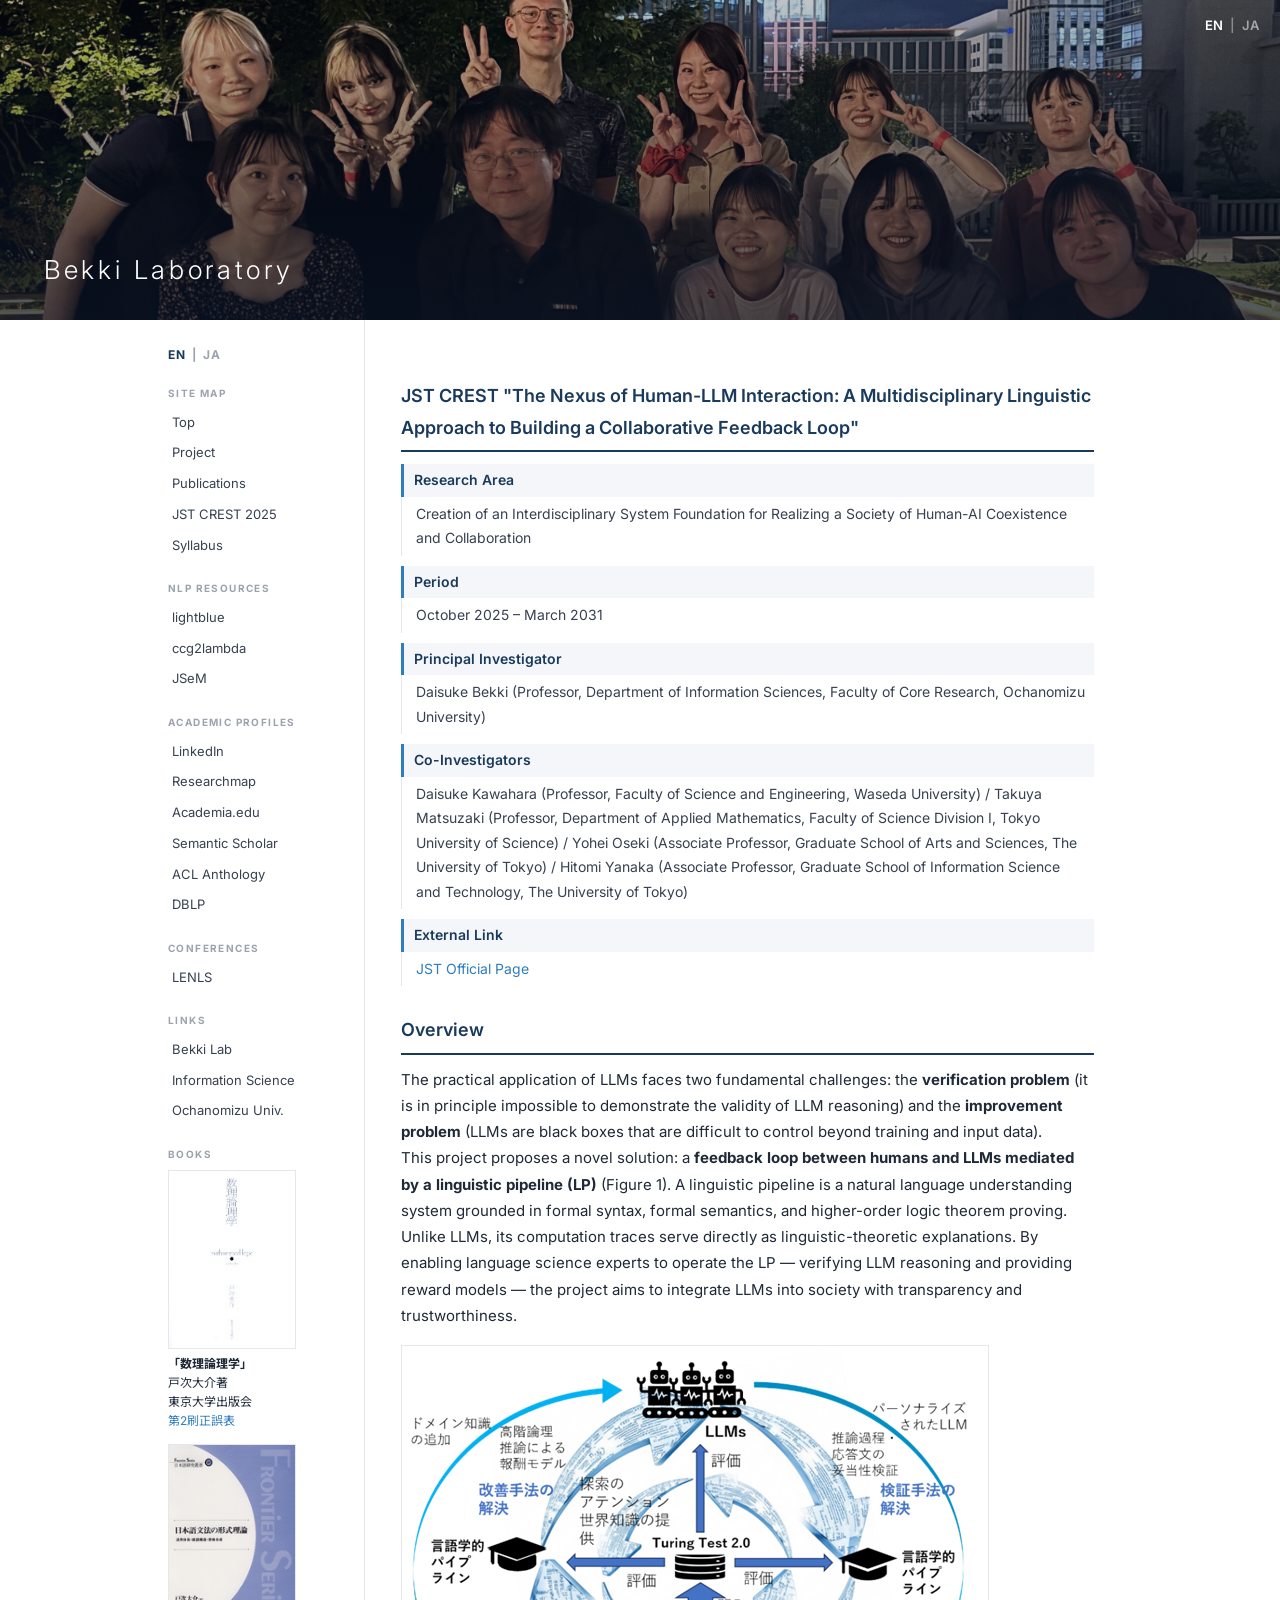
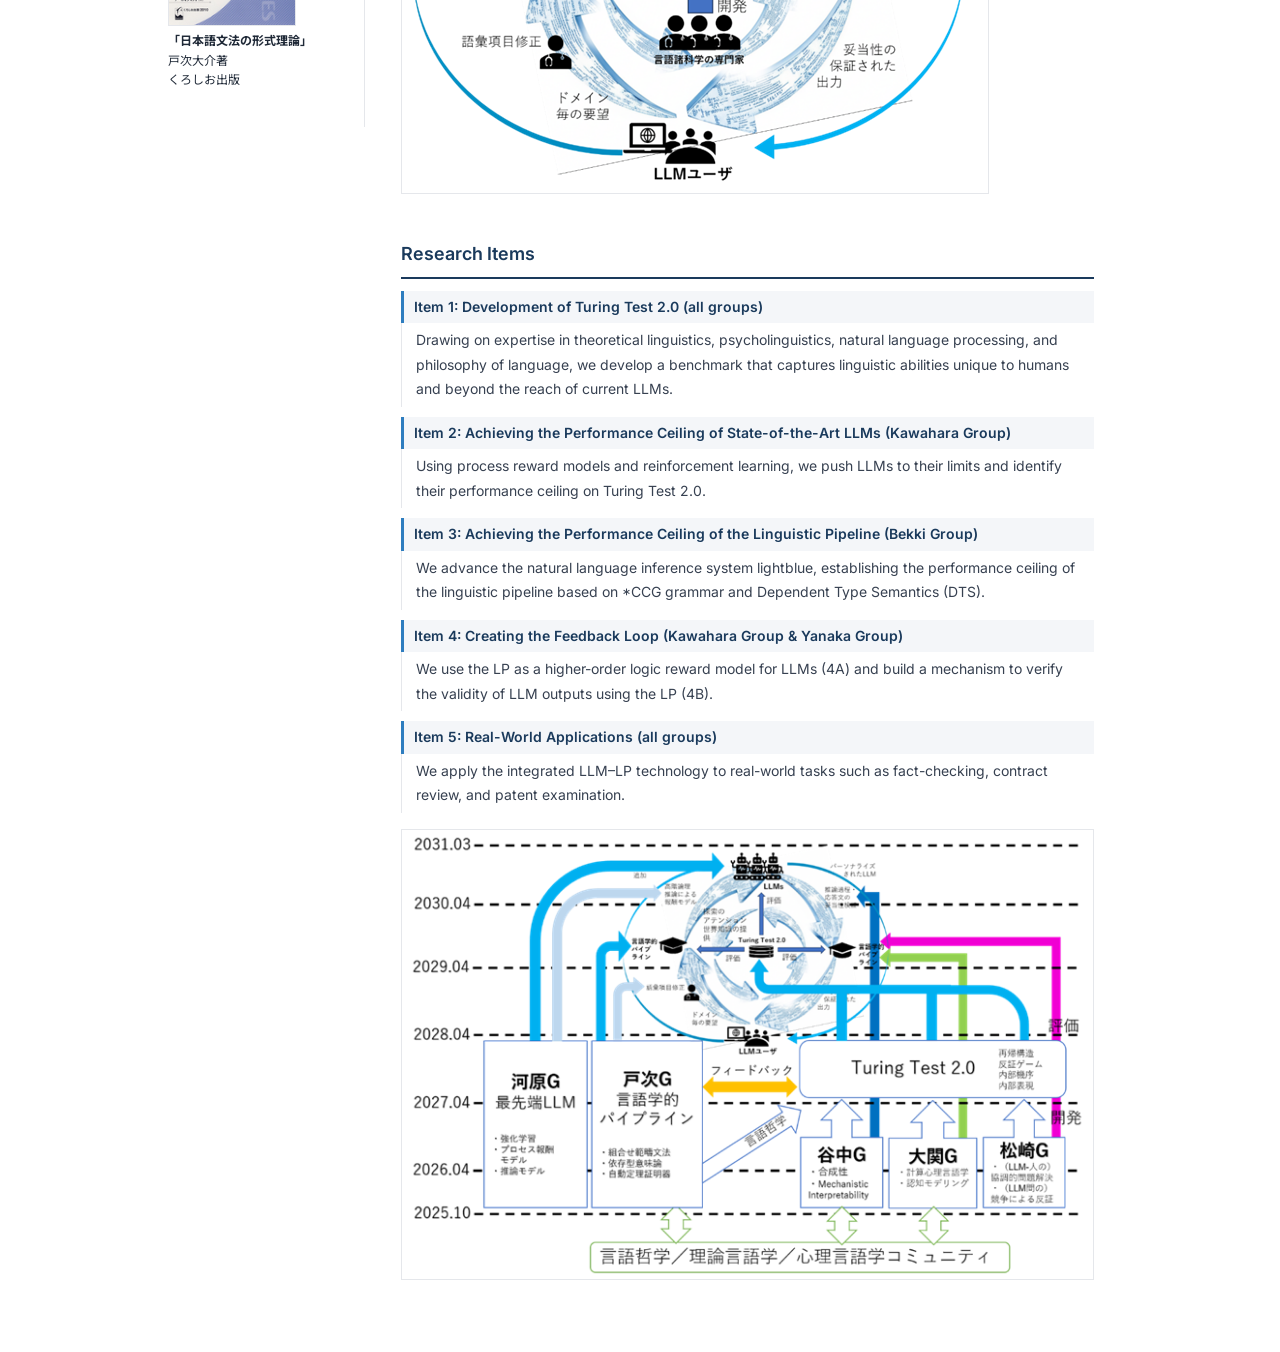
<file: crest2025.html>
<html xmlns="http://www.w3.org/1999/xhtml" xml:lang="en"><head><meta http-equiv="Content-Type" content="text/html; charset=utf-8"/><meta name="viewport" content="width=device-width, initial-scale=1.0"/><title>Bekki Laboratory — Daisuke Bekki</title><link rel="preconnect" href="https://fonts.googleapis.com"/><link rel="preconnect" href="https://fonts.gstatic.com" crossorigin="anonymous"/><link href="https://fonts.googleapis.com/css2?family=Inter:wght@300;400;600&amp;family=Noto+Sans+JP:wght@300;400;700&amp;display=swap" rel="stylesheet"/><link rel="stylesheet" href="style.css"/></head><body><div class="site-header"><div class="header-overlay"> </div><div class="lang-toggle"><span class="lang-current">EN</span><span class="lang-sep">|</span><a href="ja/crest2025.html">JA</a></div><div class="header-text"><h1>Bekki Laboratory</h1></div></div><div class="page-wrapper"><div class="sidebar"><details class="nav-details" open="open"><summary class="nav-summary">
              ☰ Menu</summary><div class="lang-toggle-sidebar"><span class="lang-current">EN</span><span class="lang-sep">|</span><a href="ja/crest2025.html">JA</a></div><span class="nav-label">Site Map</span><ul><li><a href="index.html">Top</a></li><li><a href="project.html">Project</a></li><li><a href="publications.html">Publications</a></li><li><a href="crest2025.html">JST CREST 2025</a></li><li><a href="http://www.is.ocha.ac.jp/~bekki/member/syllabi.html">Syllabus</a></li></ul><span class="nav-label">NLP Resources</span><ul><li><a href="https://github.com/DaisukeBekki/lightblue/" target="_top">lightblue</a></li><li><a href="https://github.com/mynlp/ccg2lambda" target="_top">ccg2lambda</a></li><li><a href="https://github.com/DaisukeBekki/JSeM/" target="_top">JSeM</a></li></ul><span class="nav-label">Academic Profiles</span><ul><li><a href="http://www.linkedin.com/in/daisukebekki" target="_blank">LinkedIn</a></li><li><a href="http://researchmap.jp/bekki/" target="_blank">Researchmap</a></li><li><a href="https://ocha.academia.edu/DaisukeBekki" target="_blank">Academia.edu</a></li><li><a href="https://www.semanticscholar.org/author/Daisuke-Bekki/2520156" target="_blank">Semantic Scholar</a></li><li><a href="https://www.aclweb.org/anthology/people/d/daisuke-bekki/" target="_blank">ACL Anthology</a></li><li><a href="https://dblp.uni-trier.de/pers/hd/b/Bekki:Daisuke" target="_blank">DBLP</a></li></ul><span class="nav-label">Conferences</span><ul><li><a href="https://lenls.github.io/">LENLS</a></li></ul><span class="nav-label">Links</span><ul><li><a href="https://bekkilab.notion.site/Bekkilab-Members-32e4b76a51ae4b03a18d9bd9fe2bbaf2">Bekki Lab</a></li><li><a href="http://www.is.ocha.ac.jp/" target="_blank">Information Science</a></li><li><a href="http://www.ocha.ac.jp/" target="_blank">Ochanomizu Univ.</a></li></ul><span class="nav-label">Books</span><div class="book-entry"><a href="http://www.amazon.co.jp/dp/4130629158/"><img src="images/LOGICbook.jpg" alt="数理論理学"/></a><b>「数理論理学」</b><br/>
              戸次大介著<br/>
              東京大学出版会<br/><a href="ErrataSecondPrinting.md">第2刷正誤表</a></div><div class="book-entry"><a href="http://www.amazon.co.jp/dp/4874244688/"><img src="images/CCGbook.jpg" alt="日本語文法の形式理論"/></a><b>「日本語文法の形式理論」</b><br/>
              戸次大介著<br/>
              くろしお出版
            </div></details></div><div class="main-content">

<font xmlns="" class="title">JST CREST "The Nexus of Human-LLM Interaction: A Multidisciplinary Linguistic Approach to Building a Collaborative Feedback Loop"</font>

<dl xmlns="">
  <dt>Research Area</dt>
  <dd>Creation of an Interdisciplinary System Foundation for Realizing a Society of Human-AI Coexistence and Collaboration</dd>
  <dt>Period</dt>
  <dd>October 2025 – March 2031</dd>
  <dt>Principal Investigator</dt>
  <dd>Daisuke Bekki (Professor, Department of Information Sciences, Faculty of Core Research, Ochanomizu University)</dd>
  <dt>Co-Investigators</dt>
  <dd>
    Daisuke Kawahara (Professor, Faculty of Science and Engineering, Waseda University) /
    Takuya Matsuzaki (Professor, Department of Applied Mathematics, Faculty of Science Division I, Tokyo University of Science) /
    Yohei Oseki (Associate Professor, Graduate School of Arts and Sciences, The University of Tokyo) /
    Hitomi Yanaka (Associate Professor, Graduate School of Information Science and Technology, The University of Tokyo)
  </dd>
  <dt>External Link</dt>
  <dd><a href="https://www.jst.go.jp/kisoken/crest/project/1111129/1111129_2025.html#anchor-5">JST Official Page</a></dd>
</dl>

<font xmlns="" class="title">Overview</font>

<p xmlns="">The practical application of LLMs faces two fundamental challenges: the <strong>verification problem</strong> (it is in principle impossible to demonstrate the validity of LLM reasoning) and the <strong>improvement problem</strong> (LLMs are black boxes that are difficult to control beyond training and input data).</p>

<p xmlns="">This project proposes a novel solution: a <strong>feedback loop between humans and LLMs mediated by a linguistic pipeline (LP)</strong> (Figure 1). A linguistic pipeline is a natural language understanding system grounded in formal syntax, formal semantics, and higher-order logic theorem proving. Unlike LLMs, its computation traces serve directly as linguistic-theoretic explanations. By enabling language science experts to operate the LP — verifying LLM reasoning and providing reward models — the project aims to integrate LLMs into society with transparency and trustworthiness.</p>

<img xmlns="" src="images/crest_fig1.png" alt="Figure 1: Overview of the feedback loop" style="max-width:100%;margin:16px 0;border:1px solid #e5e7eb;"/>

<font xmlns="" class="title">Research Items</font>

<dl xmlns="">
  <dt>Item 1: Development of Turing Test 2.0 (all groups)</dt>
  <dd>Drawing on expertise in theoretical linguistics, psycholinguistics, natural language processing, and philosophy of language, we develop a benchmark that captures linguistic abilities unique to humans and beyond the reach of current LLMs.</dd>
  <dt>Item 2: Achieving the Performance Ceiling of State-of-the-Art LLMs (Kawahara Group)</dt>
  <dd>Using process reward models and reinforcement learning, we push LLMs to their limits and identify their performance ceiling on Turing Test 2.0.</dd>
  <dt>Item 3: Achieving the Performance Ceiling of the Linguistic Pipeline (Bekki Group)</dt>
  <dd>We advance the natural language inference system lightblue, establishing the performance ceiling of the linguistic pipeline based on *CCG grammar and Dependent Type Semantics (DTS).</dd>
  <dt>Item 4: Creating the Feedback Loop (Kawahara Group &amp; Yanaka Group)</dt>
  <dd>We use the LP as a higher-order logic reward model for LLMs (4A) and build a mechanism to verify the validity of LLM outputs using the LP (4B).</dd>
  <dt>Item 5: Real-World Applications (all groups)</dt>
  <dd>We apply the integrated LLM–LP technology to real-world tasks such as fact-checking, contract review, and patent examination.</dd>
</dl>

<img xmlns="" src="images/crest_fig2.png" alt="Figure 2: Research items and project timeline" style="max-width:100%;margin:16px 0;border:1px solid #e5e7eb;"/>

</div></div></body></html>
</file>
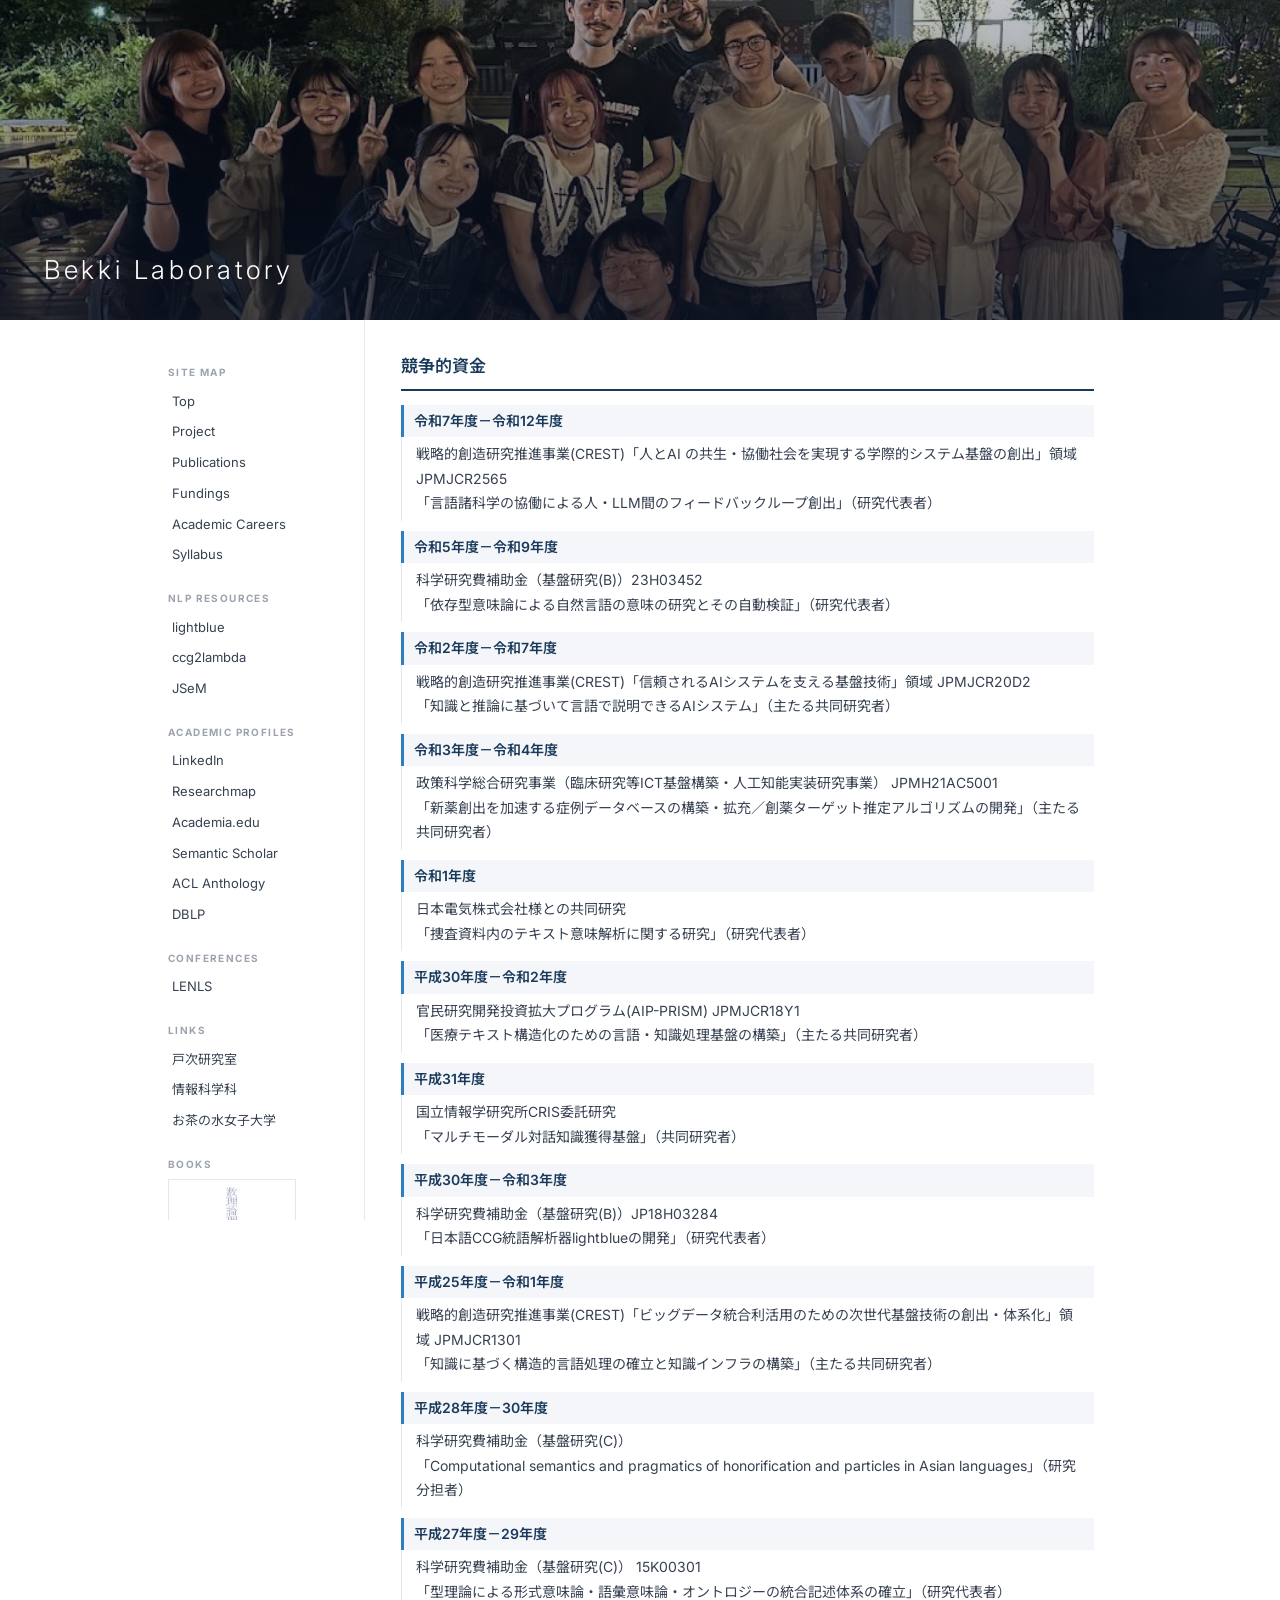
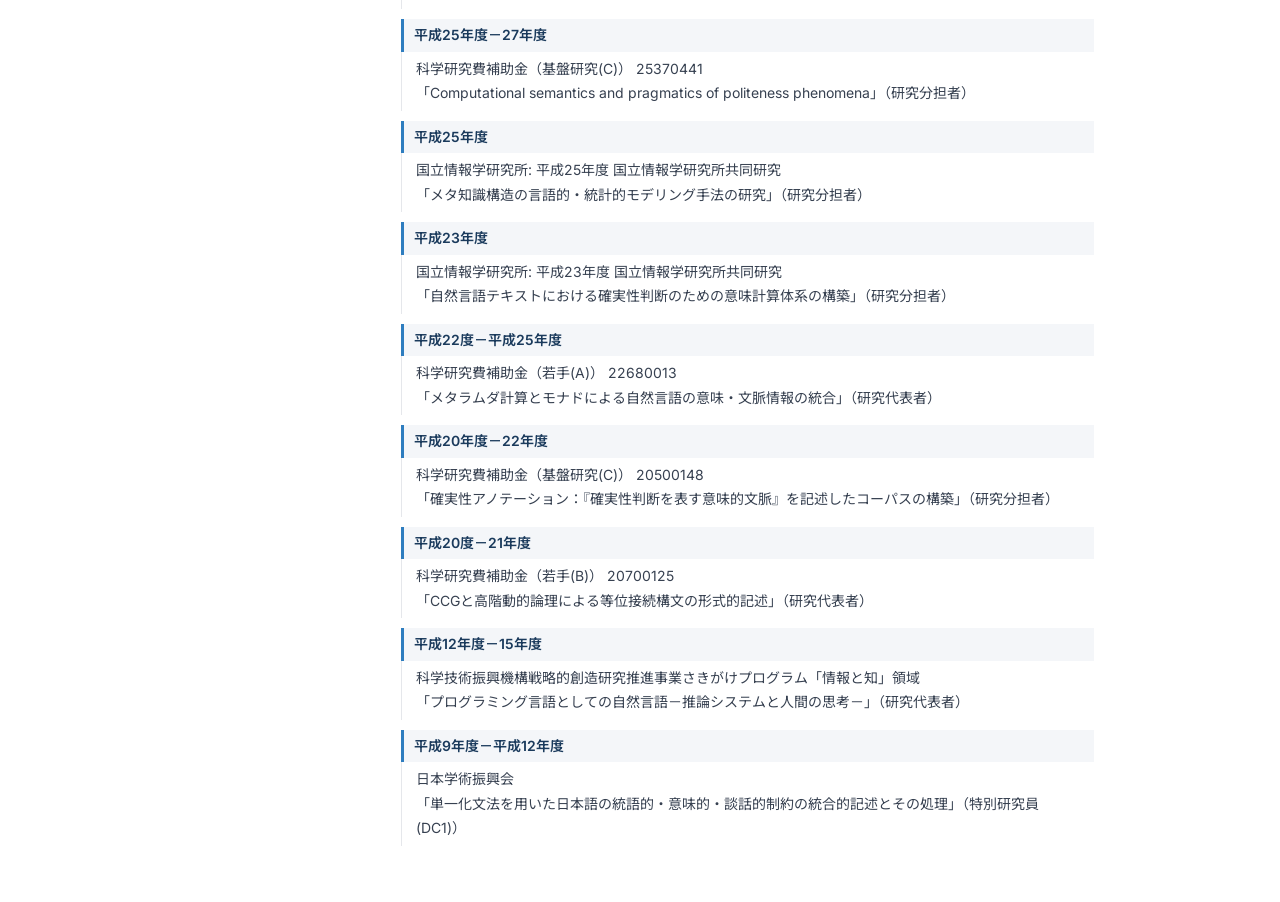
<file: fundings.html>
<html xmlns="http://www.w3.org/1999/xhtml" xml:lang="ja"><head><meta http-equiv="Content-Type" content="text/html; charset=utf-8"/><meta name="viewport" content="width=device-width, initial-scale=1.0"/><title>Bekki Laboratory — Daisuke Bekki</title><link rel="preconnect" href="https://fonts.googleapis.com"/><link rel="preconnect" href="https://fonts.gstatic.com" crossorigin="anonymous"/><link href="https://fonts.googleapis.com/css2?family=Inter:wght@300;400;600&amp;family=Noto+Sans+JP:wght@300;400;700&amp;display=swap" rel="stylesheet"/><style type="text/css"><!--
/* reset */
*, *::before, *::after { box-sizing: border-box; margin: 0; padding: 0; }

/* base */
body {
  font-family: 'Inter', 'Noto Sans JP', 'Hiragino Kaku Gothic ProN', 'Yu Gothic', Arial, sans-serif;
  font-size: 15px;
  line-height: 1.75;
  color: #1f2937;
  background: #ffffff;
}

/* links */
a { color: #2e7dbf; text-decoration: none; }
a:visited { color: #2e7dbf; }
a:hover { color: #1a3a5c; text-decoration: underline; }
a:active { color: #c0392b; }

/* ==== header ==== */
.site-header {
  width: 100%;
  height: 320px;
  background-color: #1a3a5c;
  background-image: url("images/bekkilab2025wide.jpg");
  background-size: cover;
  background-position: center center;
  position: relative;
}
.header-overlay {
  position: absolute;
  top: 0; left: 0; right: 0; bottom: 0;
  background: linear-gradient(to bottom, rgba(10,20,40,0.25), rgba(10,20,40,0.72));
}
.header-text {
  position: absolute;
  bottom: 28px;
  left: 44px;
  color: white;
}
.header-text h1 {
  font-size: 26px;
  font-weight: 300;
  letter-spacing: 0.14em;
  color: white;
}

/* ==== page layout ==== */
.page-wrapper {
  max-width: 980px;
  margin: 0 auto;
  display: flex;
  align-items: flex-start;
}

/* ==== sidebar ==== */
.sidebar {
  width: 215px;
  flex-shrink: 0;
  padding: 24px 14px;
  border-right: 1px solid #e5e7eb;
  position: sticky;
  top: 0;
  max-height: 100vh;
  overflow-y: auto;
}
.nav-label {
  display: block;
  font-size: 10px;
  font-weight: 700;
  letter-spacing: 0.14em;
  text-transform: uppercase;
  color: #9ca3af;
  padding: 0 4px;
  margin: 20px 0 4px;
}
.sidebar ul { list-style: none; }
.sidebar ul li a {
  display: block;
  padding: 4px 8px;
  border-radius: 4px;
  font-size: 13px;
  color: #374151;
}
.sidebar ul li a:hover {
  background: #f3f4f6;
  color: #1a3a5c;
  text-decoration: none;
}
.book-entry {
  margin: 6px 4px 14px;
  font-size: 12px;
  line-height: 1.6;
}
.book-entry img {
  display: block;
  max-width: 128px;
  border: 1px solid #e5e7eb;
  margin-bottom: 5px;
}

/* ==== main content ==== */
.main-content {
  flex: 1;
  min-width: 0;
  padding: 32px 36px 56px;
}

/* ==== headings ==== */
.section-title {
  font-size: 17px;
  font-weight: 600;
  color: #1a3a5c;
  border-bottom: 2px solid #1a3a5c;
  padding-bottom: 7px;
  margin: 36px 0 14px;
}
.section-title:first-child { margin-top: 0; }
.subsection-title {
  font-size: 13px;
  font-weight: 700;
  color: #2e7dbf;
  text-transform: uppercase;
  letter-spacing: 0.08em;
  margin: 24px 0 8px;
}

/* ==== publication TOC ==== */
.toc-wrap {
  display: flex;
  gap: 24px;
  background: #f4f6f9;
  border-left: 3px solid #2e7dbf;
  padding: 14px 18px;
  margin-bottom: 28px;
  font-size: 13px;
}
.toc-wrap dl { flex: 1; }
.toc-wrap dt {
  font-weight: 700;
  color: #1a3a5c;
  background: none;
  border: none;
  padding: 0;
  margin: 8px 0 2px;
  font-size: 13px;
}
.toc-wrap dt:first-child { margin-top: 0; }
.toc-wrap dd {
  margin-left: 10px;
  padding: 1px 0;
  border: none;
  font-size: 12px;
}

/* ==== publication list ==== */
.pub-list { list-style: none; padding: 0; margin: 0; }
.pub-item {
  border-left: 3px solid #dbeafe;
  padding: 9px 0 9px 14px;
  margin-bottom: 10px;
}
.pub-item:hover { border-left-color: #2e7dbf; }
.pub-title {
  font-weight: 600;
  color: #1f2937;
  font-size: 14px;
  margin-bottom: 3px;
}
.pub-authors { font-size: 13px; color: #374151; }
.pub-source  { font-size: 13px; color: #6b7280; }
.pub-badge {
  display: inline-block;
  font-size: 11px;
  padding: 0px 6px;
  border: 1px solid #93c5fd;
  border-radius: 3px;
  color: #2e7dbf;
  margin-left: 4px;
  line-height: 1.8;
  vertical-align: middle;
}
.pub-badge:hover {
  background: #2e7dbf;
  color: white;
  border-color: #2e7dbf;
  text-decoration: none;
}

/* ==== definition lists (career, fundings, project/index) ==== */
dt {
  font-weight: 600;
  color: #1a3a5c;
  background: #f4f6f9;
  border-left: 3px solid #2e7dbf;
  padding: 4px 10px;
  margin-top: 10px;
  font-size: 14px;
}
dd {
  padding: 5px 8px 5px 14px;
  font-size: 14px;
  color: #374151;
  margin-left: 0;
  border-left: 1px solid #e5e7eb;
}

/* font.title used in project/index XML source */
font.title {
  display: block;
  font-size: 18px;
  font-weight: 600;
  color: #1a3a5c;
  border-bottom: 2px solid #1a3a5c;
  padding-bottom: 7px;
  margin: 28px 0 12px;
}

/* ==== index page (page element) ==== */
.page-tagline {
  font-size: 21px;
  font-weight: 600;
  color: #1a3a5c;
  line-height: 1.45;
  margin-bottom: 14px;
  padding-bottom: 12px;
  border-bottom: 2px solid #dbeafe;
}
.ext-links {
  display: flex;
  flex-wrap: wrap;
  gap: 8px;
  margin: 14px 0 20px;
}
a.ext-link-btn {
  display: inline-block;
  font-size: 12px;
  font-weight: 600;
  padding: 4px 14px;
  border: 1.5px solid #2e7dbf;
  border-radius: 20px;
  color: #2e7dbf;
  text-decoration: none;
  transition: background 0.15s, color 0.15s;
}
a.ext-link-btn:hover {
  background: #2e7dbf;
  color: white;
  text-decoration: none;
}

.page-about {
  font-size: 14px;
  color: #374151;
  line-height: 1.85;
  margin-bottom: 30px;
}
.index-grid {
  display: flex;
  gap: 32px;
  align-items: flex-start;
  margin-bottom: 32px;
}
.index-themes { flex: 3; min-width: 0; }
.index-news   { flex: 2; min-width: 0; }
.theme-card {
  border-left: 3px solid #2e7dbf;
  background: #f9fafb;
  border-radius: 0 4px 4px 0;
  padding: 12px 16px;
  margin-bottom: 12px;
}
a.theme-name {
  display: block;
  font-size: 15px;
  font-weight: 600;
  color: #1a3a5c;
  margin-bottom: 4px;
}
a.theme-name:hover { color: #2e7dbf; text-decoration: none; }
.theme-desc { font-size: 13px; color: #6b7280; margin: 0; line-height: 1.6; }
.news-list { list-style: none; padding: 0; margin: 0; }
.news-list li {
  display: flex;
  gap: 10px;
  align-items: baseline;
  padding: 8px 0;
  border-bottom: 1px solid #e5e7eb;
  font-size: 13px;
  line-height: 1.6;
  color: #374151;
}
.news-list li:last-child { border-bottom: none; }
.news-text { flex: 1; }
a.news-link { font-size: 12px; margin-left: 4px; font-weight: 600; }
.news-date {
  flex-shrink: 0;
  font-size: 11px;
  color: #9ca3af;
  background: #f3f4f6;
  padding: 1px 8px;
  border-radius: 10px;
  white-space: nowrap;
}
/* resources section */
.res-grid {
  display: flex;
  flex-wrap: wrap;
  gap: 12px;
  margin-bottom: 28px;
}
.res-card {
  flex: 1;
  min-width: 200px;
  border-left: 3px solid #6b7280;
  background: #f9fafb;
  border-radius: 0 4px 4px 0;
  padding: 12px 16px;
}

.index-contact {
  background: #f4f6f9;
  border-left: 3px solid #2e7dbf;
  border-radius: 0 4px 4px 0;
  padding: 16px 20px;
  font-size: 13px;
  color: #374151;
}
.index-contact img { display: block; margin-bottom: 8px; }

/* ==== inline citations and reference list ==== */
a.cite { font-size: 11px; vertical-align: super; color: #2e7dbf; text-decoration: none; }
a.cite:hover { text-decoration: underline; }
.cite-missing { font-size: 11px; vertical-align: super; color: #c0392b; }
.ref-list { padding-left: 24px; font-size: 13px; line-height: 1.75; color: #374151; margin-top: 10px; }
.ref-list li { margin-bottom: 8px; }
.ref-title { font-style: italic; }

/* ==== syllabus table ==== */
.syllabus-table {
  border-collapse: collapse;
  width: 100%;
  margin-bottom: 28px;
  font-size: 14px;
}
.syllabus-table td {
  padding: 6px 10px;
  border: 1px solid #e5e7eb;
  vertical-align: top;
}
.cell-label {
  background: #1a3a5c;
  color: white;
  font-weight: 600;
  width: 120px;
  white-space: nowrap;
}
      --></style></head><body><div class="site-header"><div class="header-overlay"> </div><div class="header-text"><h1>Bekki Laboratory</h1></div></div><div class="page-wrapper"><div class="sidebar"><span class="nav-label">Site Map</span><ul><li><a href="index.html">Top</a></li><li><a href="project.html">Project</a></li><li><a href="publications.html">Publications</a></li><li><a href="fundings.html">Fundings</a></li><li><a href="career.html">Academic Careers</a></li><li><a href="http://www.is.ocha.ac.jp/~bekki/member/syllabi.html">Syllabus</a></li></ul><span class="nav-label">NLP Resources</span><ul><li><a href="https://github.com/DaisukeBekki/lightblue/" target="_top">lightblue</a></li><li><a href="https://github.com/mynlp/ccg2lambda" target="_top">ccg2lambda</a></li><li><a href="https://github.com/DaisukeBekki/JSeM/" target="_top">JSeM</a></li></ul><span class="nav-label">Academic Profiles</span><ul><li><a href="http://www.linkedin.com/in/daisukebekki" target="_blank">LinkedIn</a></li><li><a href="http://researchmap.jp/bekki/" target="_blank">Researchmap</a></li><li><a href="https://ocha.academia.edu/DaisukeBekki" target="_blank">Academia.edu</a></li><li><a href="https://www.semanticscholar.org/author/Daisuke-Bekki/2520156" target="_blank">Semantic Scholar</a></li><li><a href="https://www.aclweb.org/anthology/people/d/daisuke-bekki/" target="_blank">ACL Anthology</a></li><li><a href="https://dblp.uni-trier.de/pers/hd/b/Bekki:Daisuke" target="_blank">DBLP</a></li></ul><span class="nav-label">Conferences</span><ul><li><a href="https://lenls.github.io/">LENLS</a></li></ul><span class="nav-label">Links</span><ul><li><a href="https://bekkilab.notion.site/Bekkilab-Members-32e4b76a51ae4b03a18d9bd9fe2bbaf2">戸次研究室</a></li><li><a href="http://www.is.ocha.ac.jp/" target="_blank">情報科学科</a></li><li><a href="http://www.ocha.ac.jp/" target="_blank">お茶の水女子大学</a></li></ul><span class="nav-label">Books</span><div class="book-entry"><a href="http://www.amazon.co.jp/dp/4130629158/"><img src="images/LOGICbook.jpg" alt="数理論理学"/></a><b>「数理論理学」</b><br/>
            戸次大介著<br/>
            東京大学出版会<br/><a href="ErrataSecondPrinting.md">第2刷正誤表</a></div><div class="book-entry"><a href="http://www.amazon.co.jp/dp/4874244688/"><img src="images/CCGbook.jpg" alt="日本語文法の形式理論"/></a><b>「日本語文法の形式理論」</b><br/>
            戸次大介著<br/>
            くろしお出版
          </div></div><div class="main-content"><div xmlns="" class="section-title">競争的資金</div><dl xmlns=""><dt>令和7年度－令和12年度</dt><dd>戦略的創造研究推進事業(CREST)「人とAI の共生・協働社会を実現する学際的システム基盤の創出」領域 JPMJCR2565<br/>
    「言語諸科学の協働による人・LLM間のフィードバックループ創出」（研究代表者）
    <span style="color:white">30％</span></dd><dt>令和5年度－令和9年度</dt><dd>科学研究費補助金（基盤研究(B)）23H03452<br/>
    「依存型意味論による自然言語の意味の研究とその自動検証」（研究代表者）
    <span style="color:white">20％</span></dd><dt>令和2年度－令和7年度</dt><dd>戦略的創造研究推進事業(CREST)「信頼されるAIシステムを支える基盤技術」領域 JPMJCR20D2<br/>
    「知識と推論に基づいて言語で説明できるAIシステム」（主たる共同研究者）
    <span style="color:white">15％</span></dd><dt>令和3年度－令和4年度</dt><dd>政策科学総合研究事業（臨床研究等ICT基盤構築・人工知能実装研究事業） JPMH21AC5001<br/>
    「新薬創出を加速する症例データベースの構築・拡充／創薬ターゲット推定アルゴリズムの開発」（主たる共同研究者）
    <span style="color:white">10％</span></dd><dt>令和1年度</dt><dd>日本電気株式会社様との共同研究<br/>
    「捜査資料内のテキスト意味解析に関する研究」（研究代表者）
    <span style="color:white">3％</span></dd><dt>平成30年度－令和2年度</dt><dd>官民研究開発投資拡大プログラム(AIP-PRISM) JPMJCR18Y1<br/>
    「医療テキスト構造化のための言語・知識処理基盤の構築」（主たる共同研究者）
    <span style="color:white">10％</span></dd><dt>平成31年度</dt><dd>国立情報学研究所CRIS委託研究<br/>
    「マルチモーダル対話知識獲得基盤」（共同研究者）
    <span style="color:white">％</span></dd><dt>平成30年度－令和3年度</dt><dd>科学研究費補助金（基盤研究(B)）JP18H03284<br/>
    「日本語CCG統語解析器lightblueの開発」（研究代表者）
    <span style="color:white">20％</span></dd><dt>平成25年度－令和1年度</dt><dd>戦略的創造研究推進事業(CREST)「ビッグデータ統合利活用のための次世代基盤技術の創出・体系化」領域 JPMJCR1301<br/>
    「知識に基づく構造的言語処理の確立と知識インフラの構築」（主たる共同研究者）
    <span style="color:white">20％</span></dd><dt>平成28年度－30年度</dt><dd>科学研究費補助金（基盤研究(C)）<br/>
    「Computational semantics and pragmatics of honorification and particles in Asian languages」（研究分担者）
    <span style="color:white">9％</span></dd><dt>平成27年度－29年度</dt><dd>科学研究費補助金（基盤研究(C)） 15K00301<br/>
    「型理論による形式意味論・語彙意味論・オントロジーの統合記述体系の確立」（研究代表者）
    <span style="color:white">％</span></dd><dt>平成25年度－27年度</dt><dd>科学研究費補助金（基盤研究(C)） 25370441<br/>
    「Computational semantics and pragmatics of politeness phenomena」（研究分担者）
    <span style="color:white">20％</span></dd><dt>平成25年度</dt><dd>国立情報学研究所: 平成25年度 国立情報学研究所共同研究<br/>
    「メタ知識構造の言語的・統計的モデリング手法の研究」（研究分担者）
    <span style="color:white">％</span></dd><dt>平成23年度</dt><dd>国立情報学研究所: 平成23年度 国立情報学研究所共同研究<br/>
    「自然言語テキストにおける確実性判断のための意味計算体系の構築」（研究分担者）
    <span style="color:white">％</span></dd><dt>平成22度－平成25年度</dt><dd>科学研究費補助金（若手(A)） 22680013<br/>
    「メタラムダ計算とモナドによる自然言語の意味・文脈情報の統合」（研究代表者）
    <span style="color:white">15％</span></dd><dt>平成20年度－22年度</dt><dd>科学研究費補助金（基盤研究(C)） 20500148<br/>
    「確実性アノテーション：『確実性判断を表す意味的文脈』を記述したコーパスの構築」（研究分担者）
    <span style="color:white">％</span></dd><dt>平成20度－21年度</dt><dd>科学研究費補助金（若手(B)） 20700125<br/>
    「CCGと高階動的論理による等位接続構文の形式的記述」（研究代表者）
    <span style="color:white">％</span></dd><dt>平成12年度－15年度</dt><dd>科学技術振興機構戦略的創造研究推進事業さきがけプログラム「情報と知」領域<br/>
    「プログラミング言語としての自然言語－推論システムと人間の思考－」（研究代表者）
    <span style="color:white">％</span></dd><dt>平成9年度－平成12年度</dt><dd>日本学術振興会<br/>
    「単一化文法を用いた日本語の統語的・意味的・談話的制約の統合的記述とその処理」（特別研究員(DC1)）
    <span style="color:white">％</span></dd></dl></div></div></body></html>
</file>
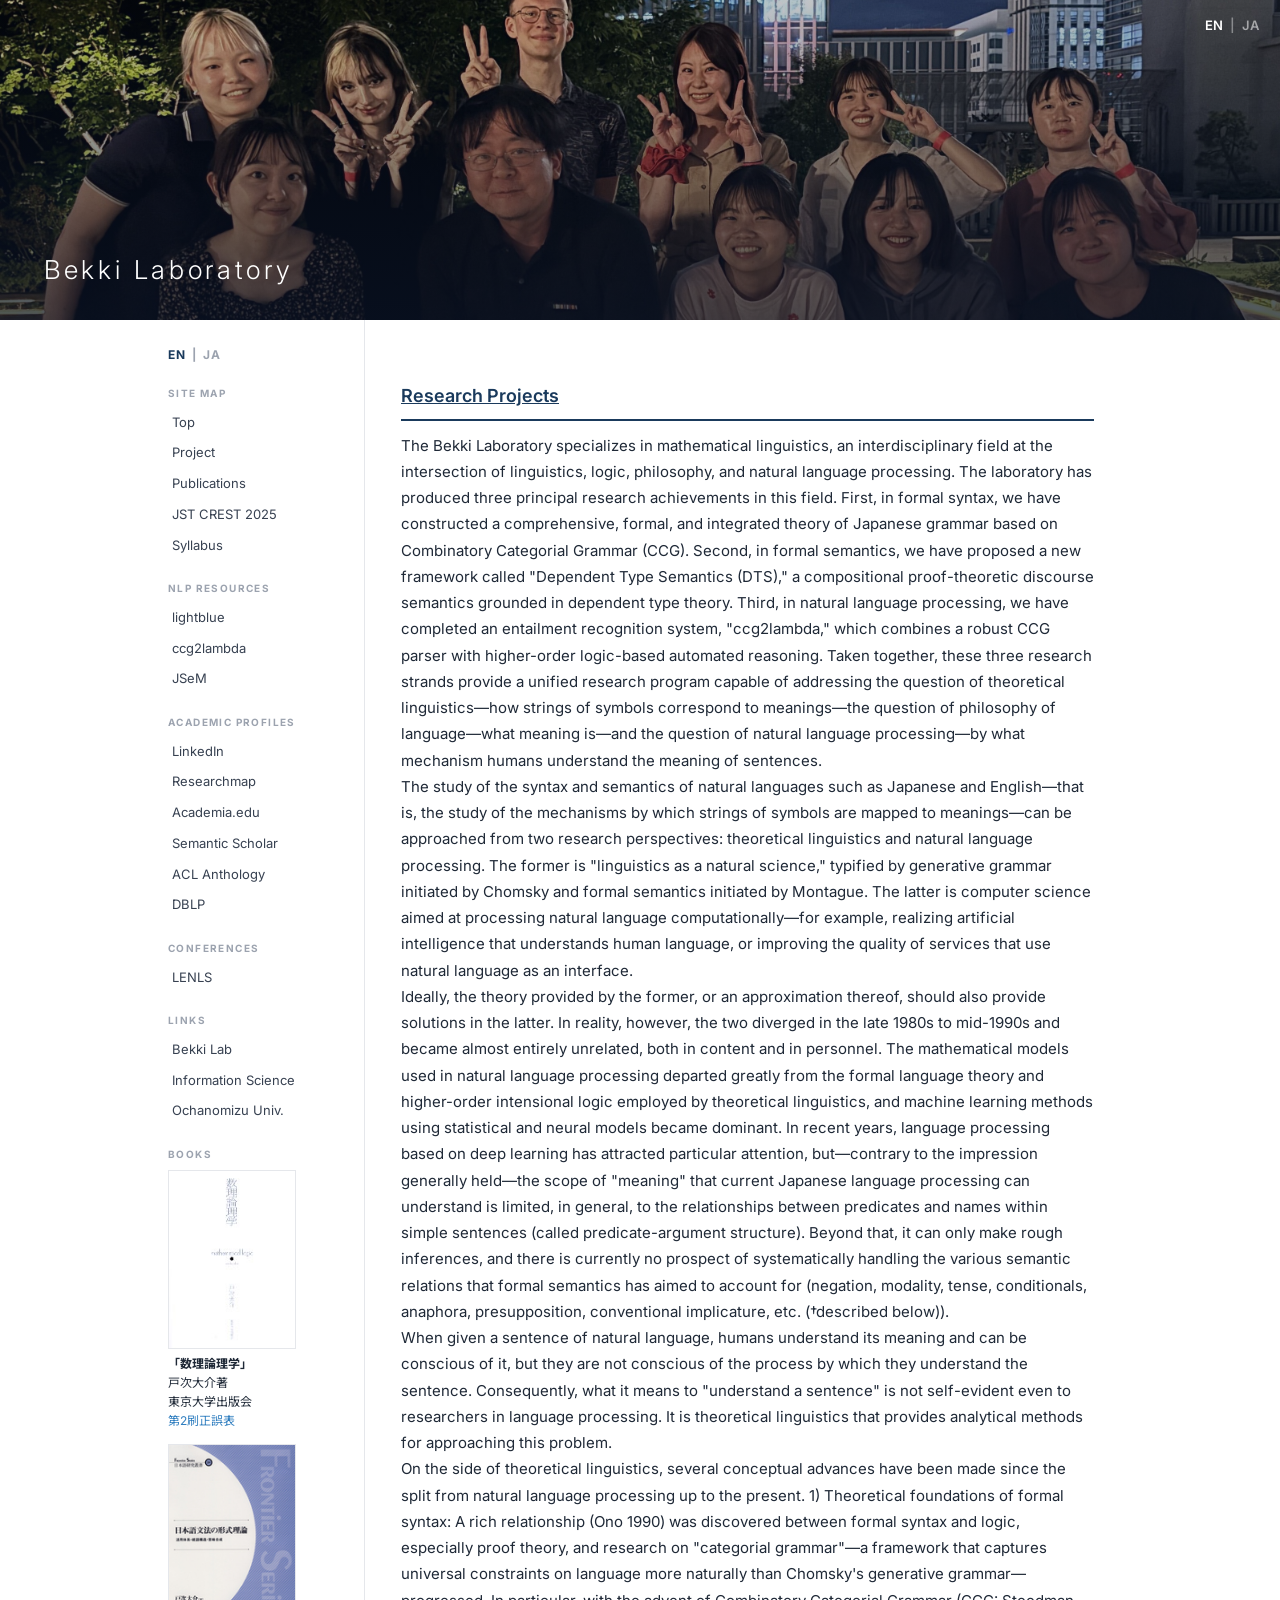
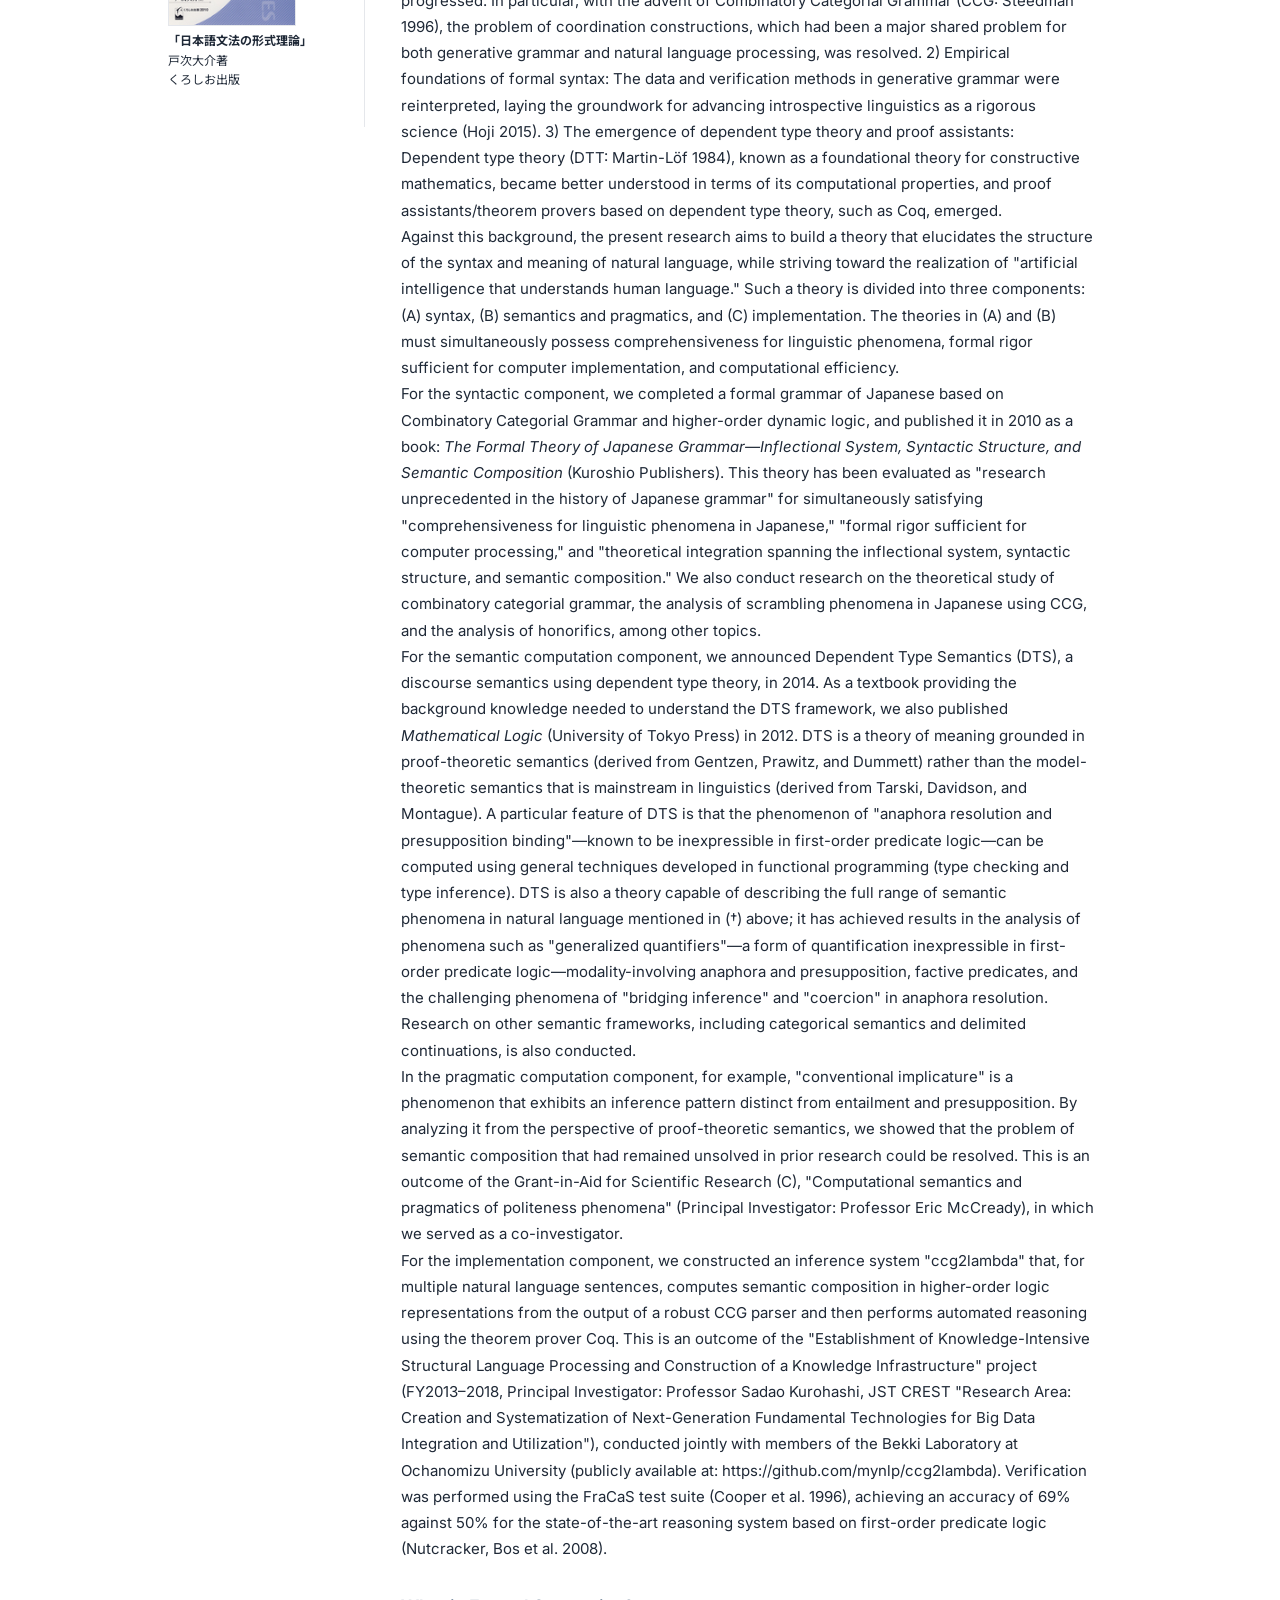
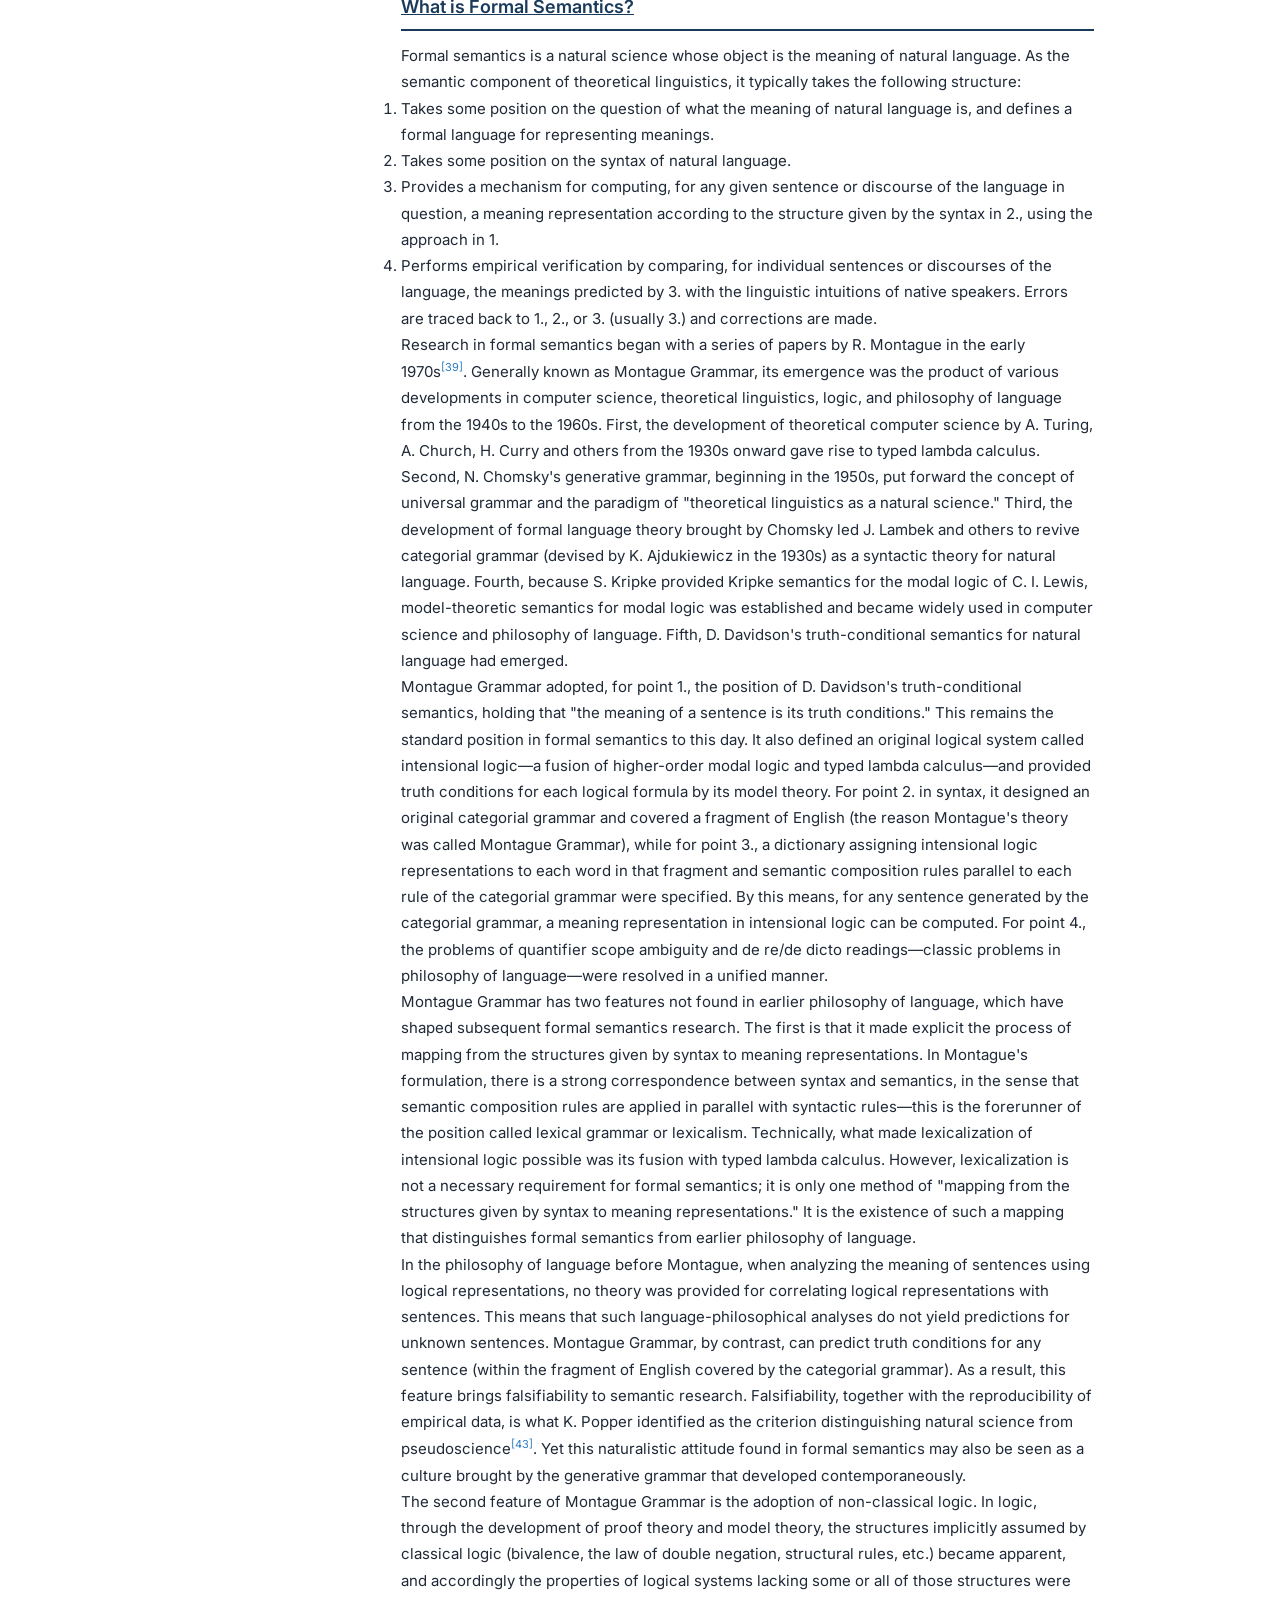
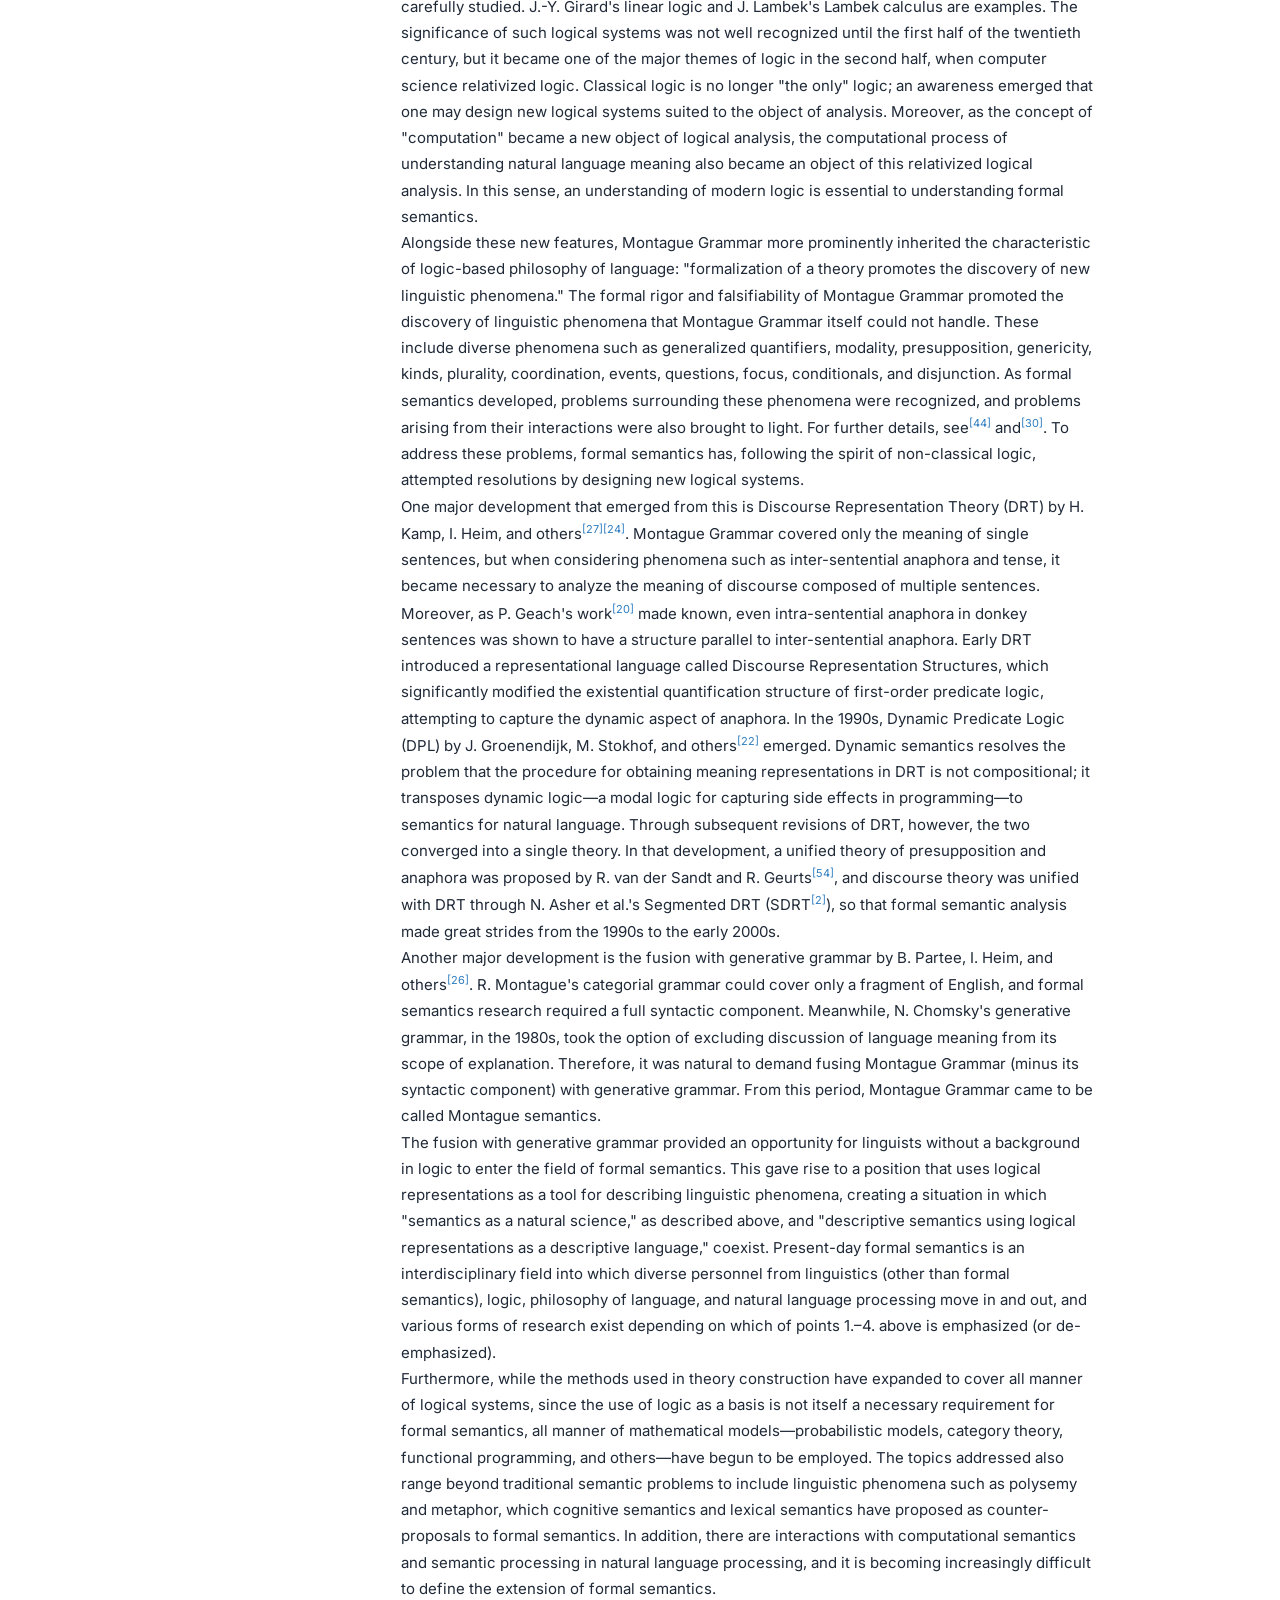
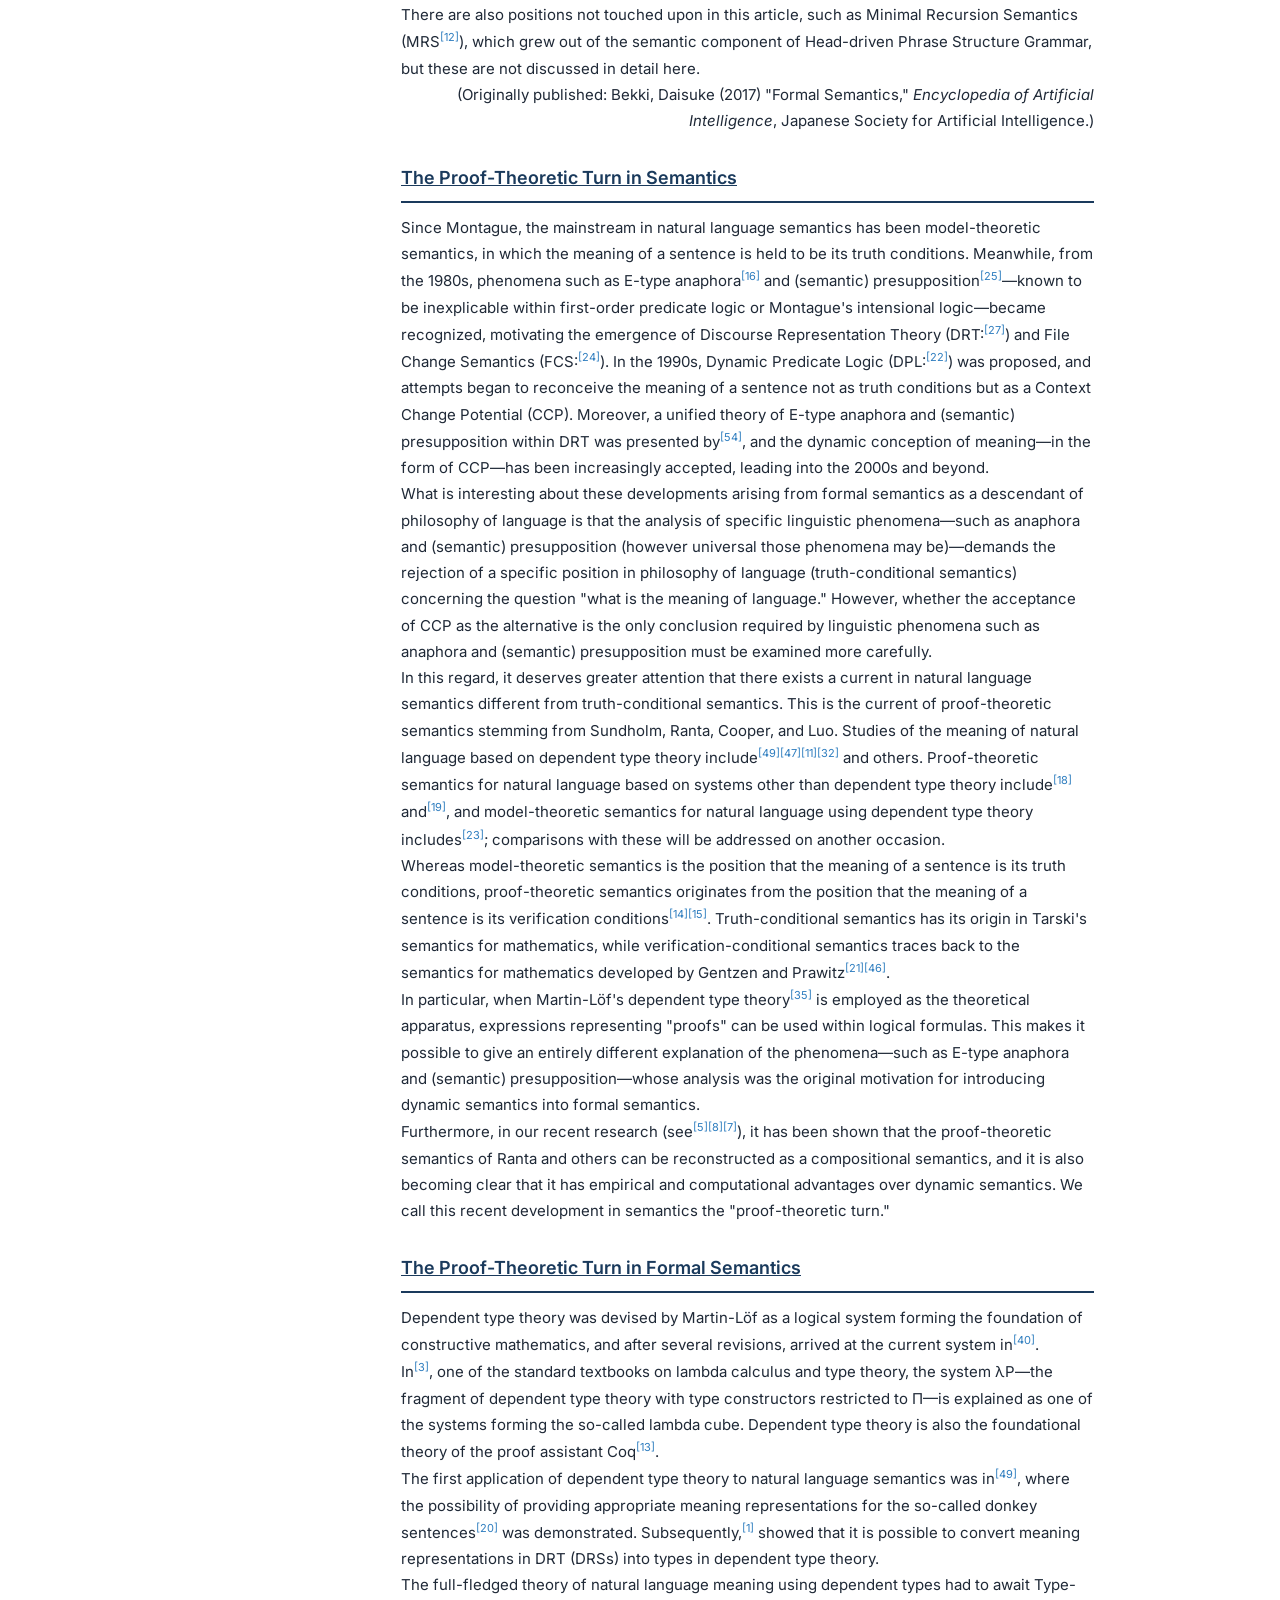
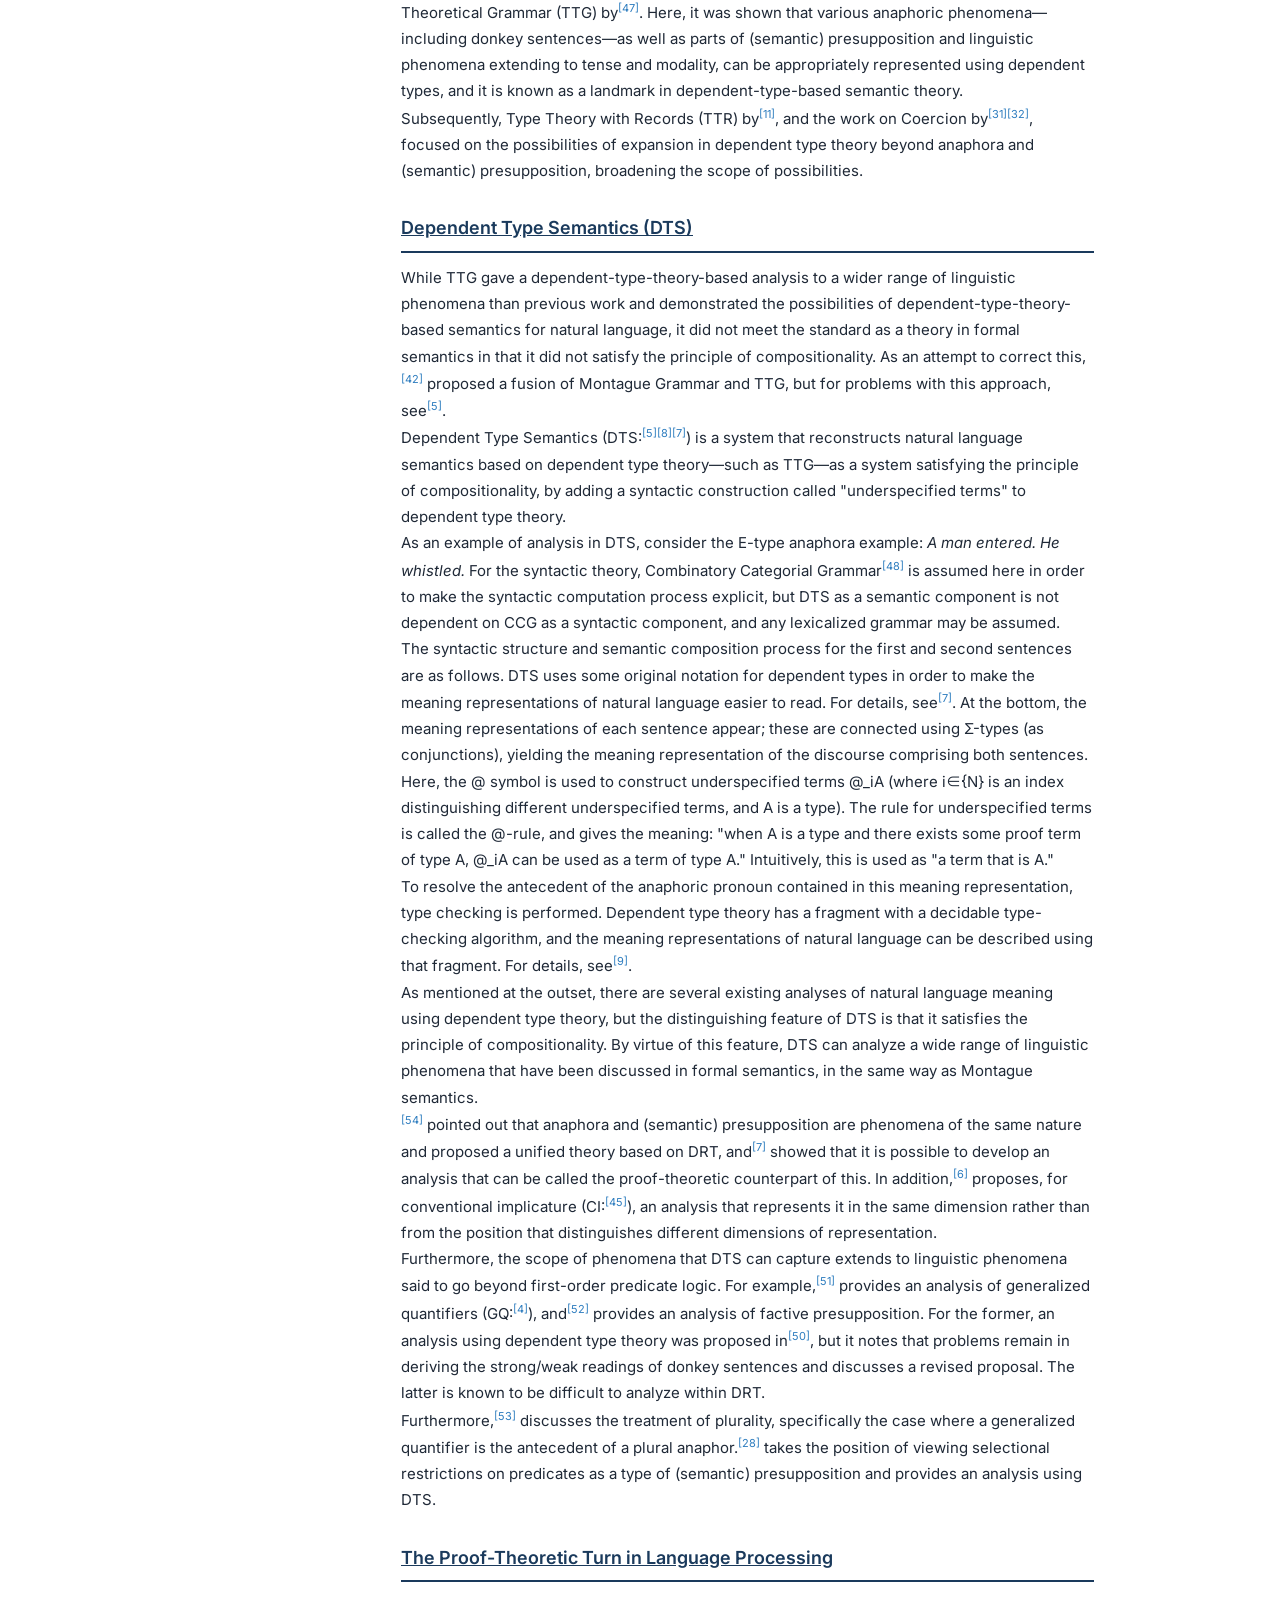
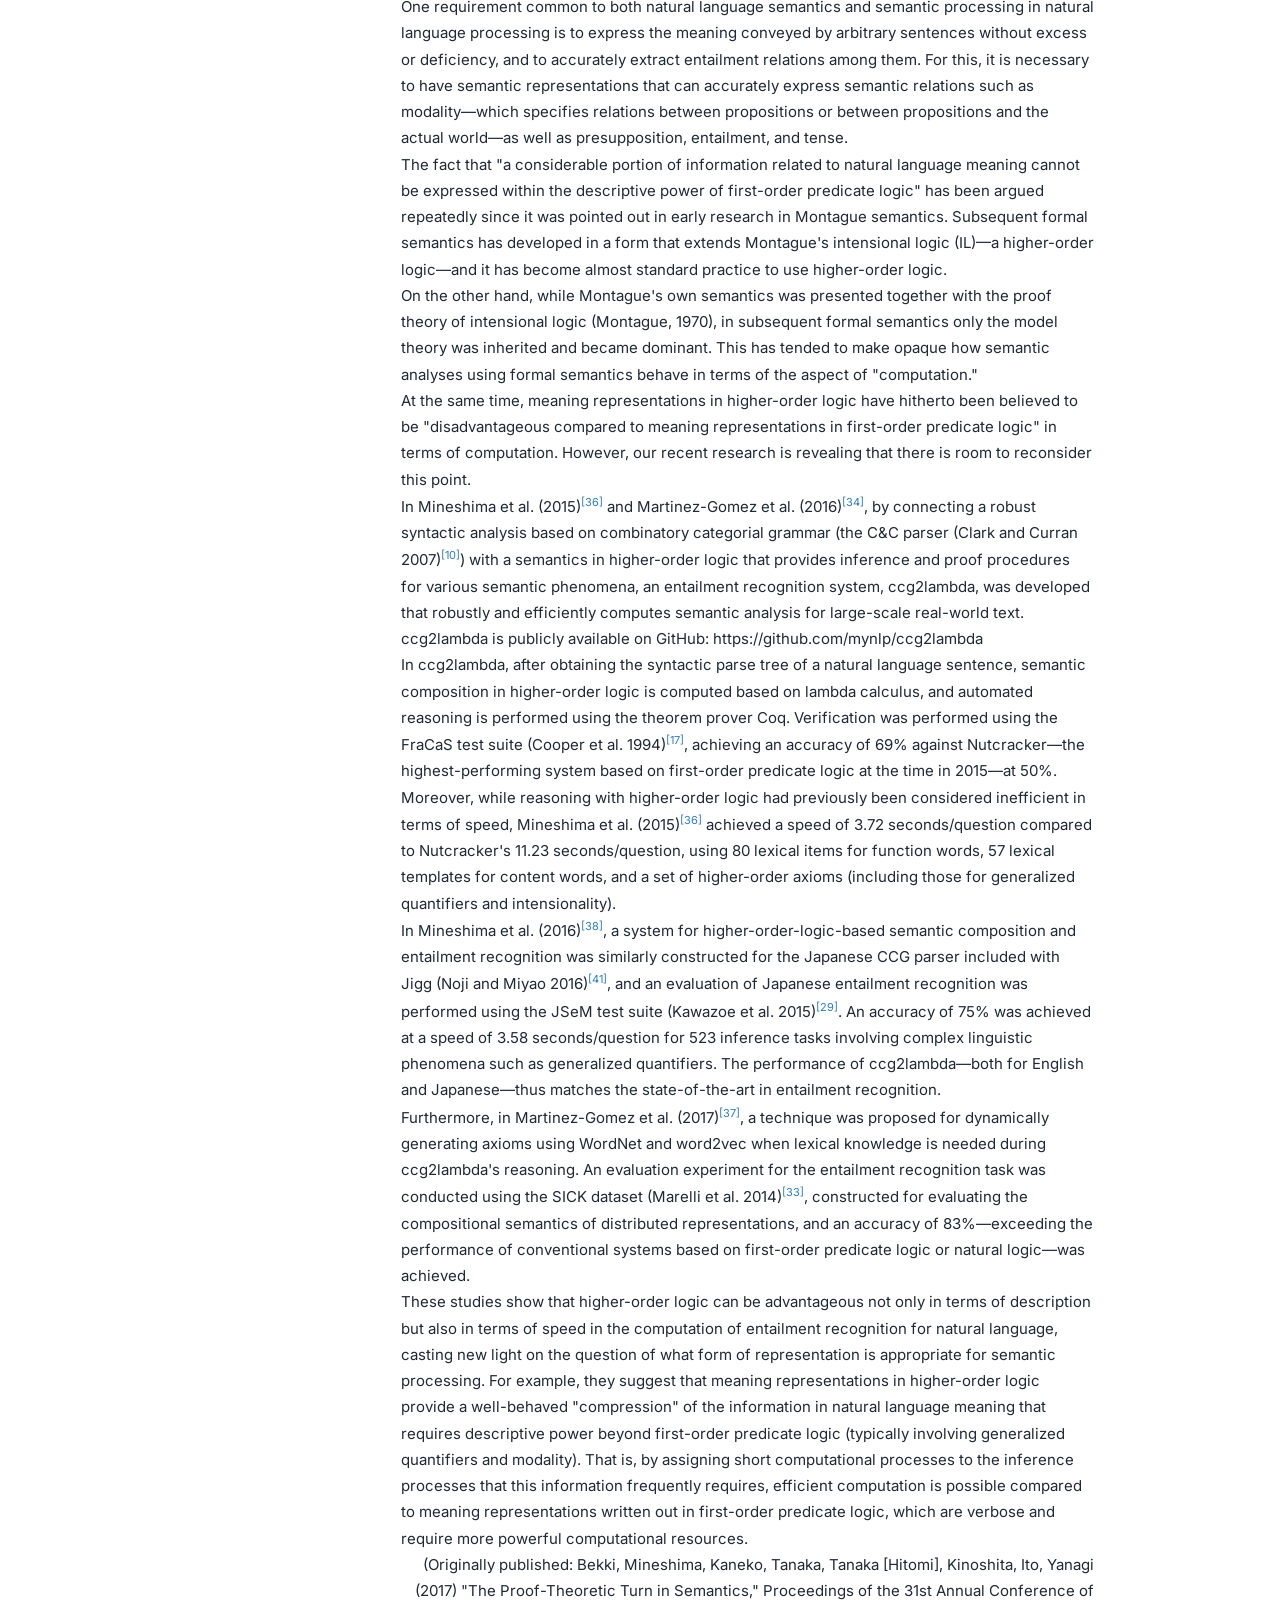
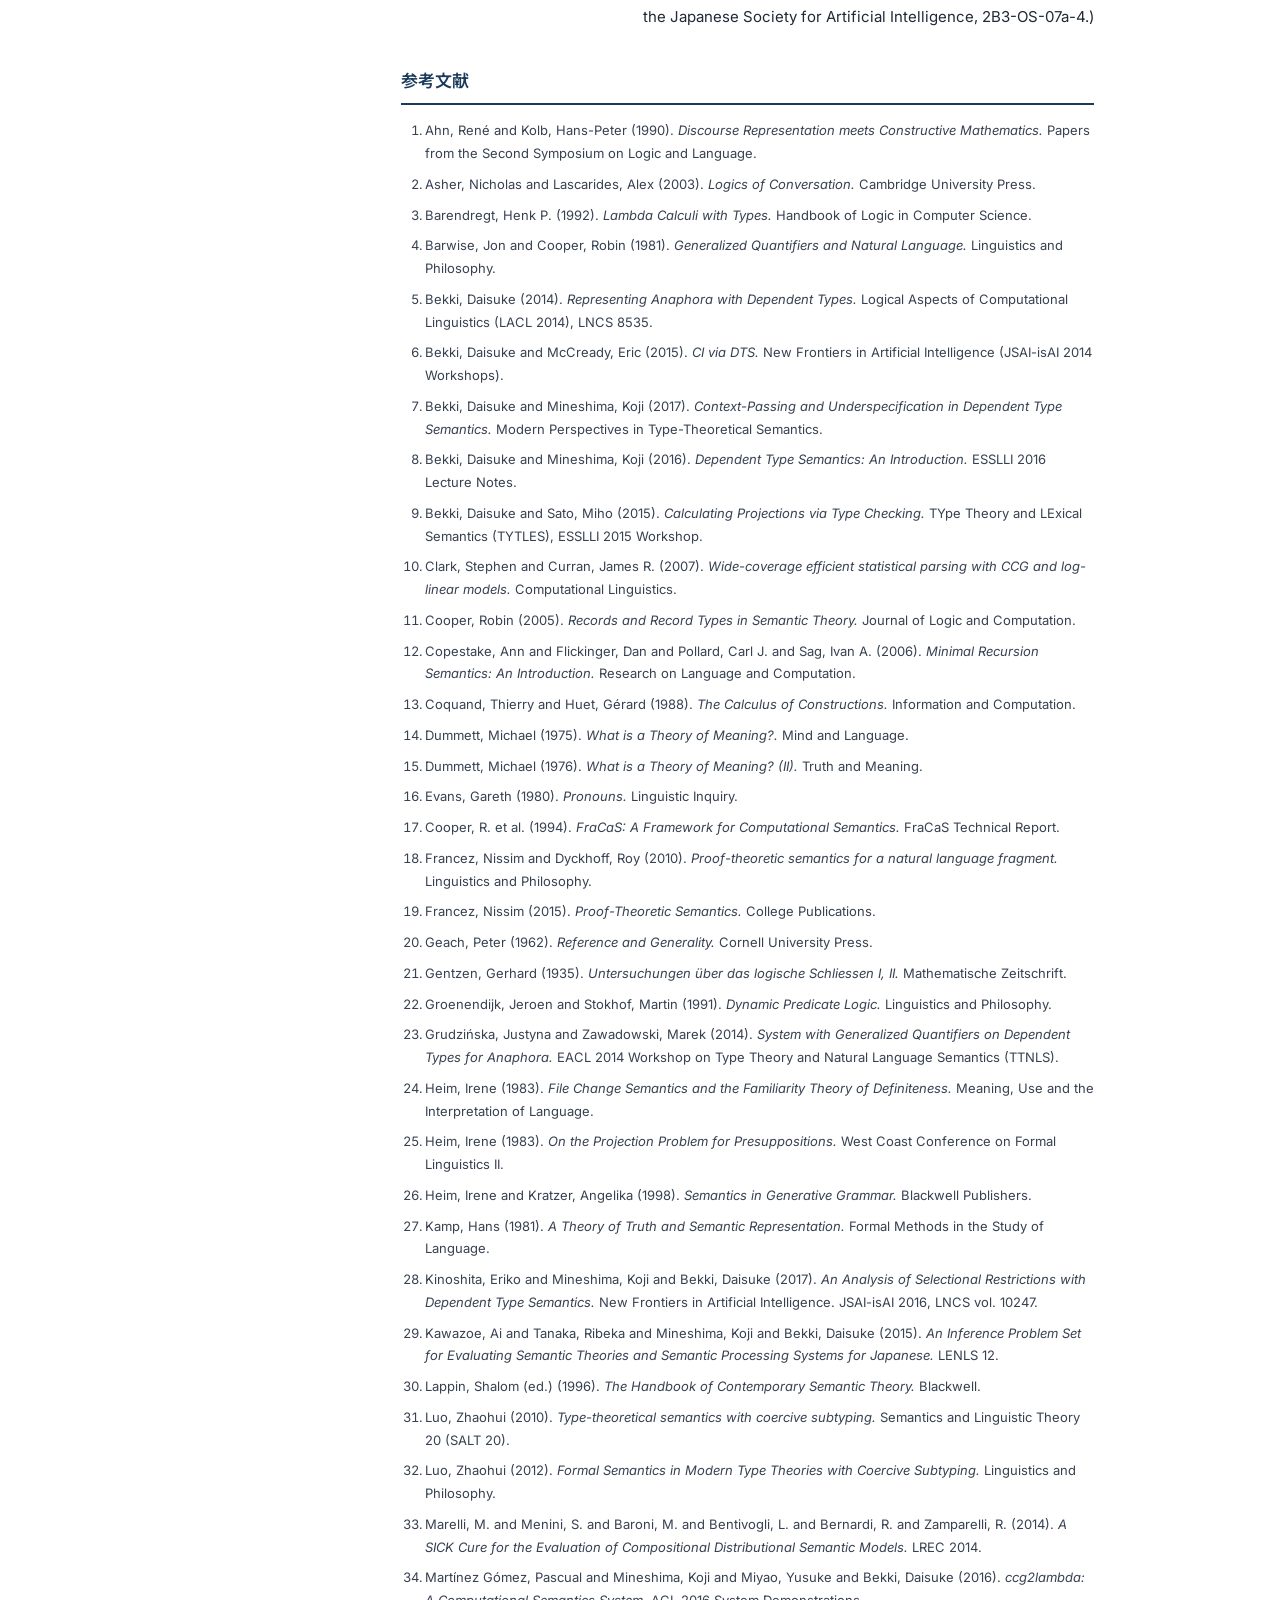
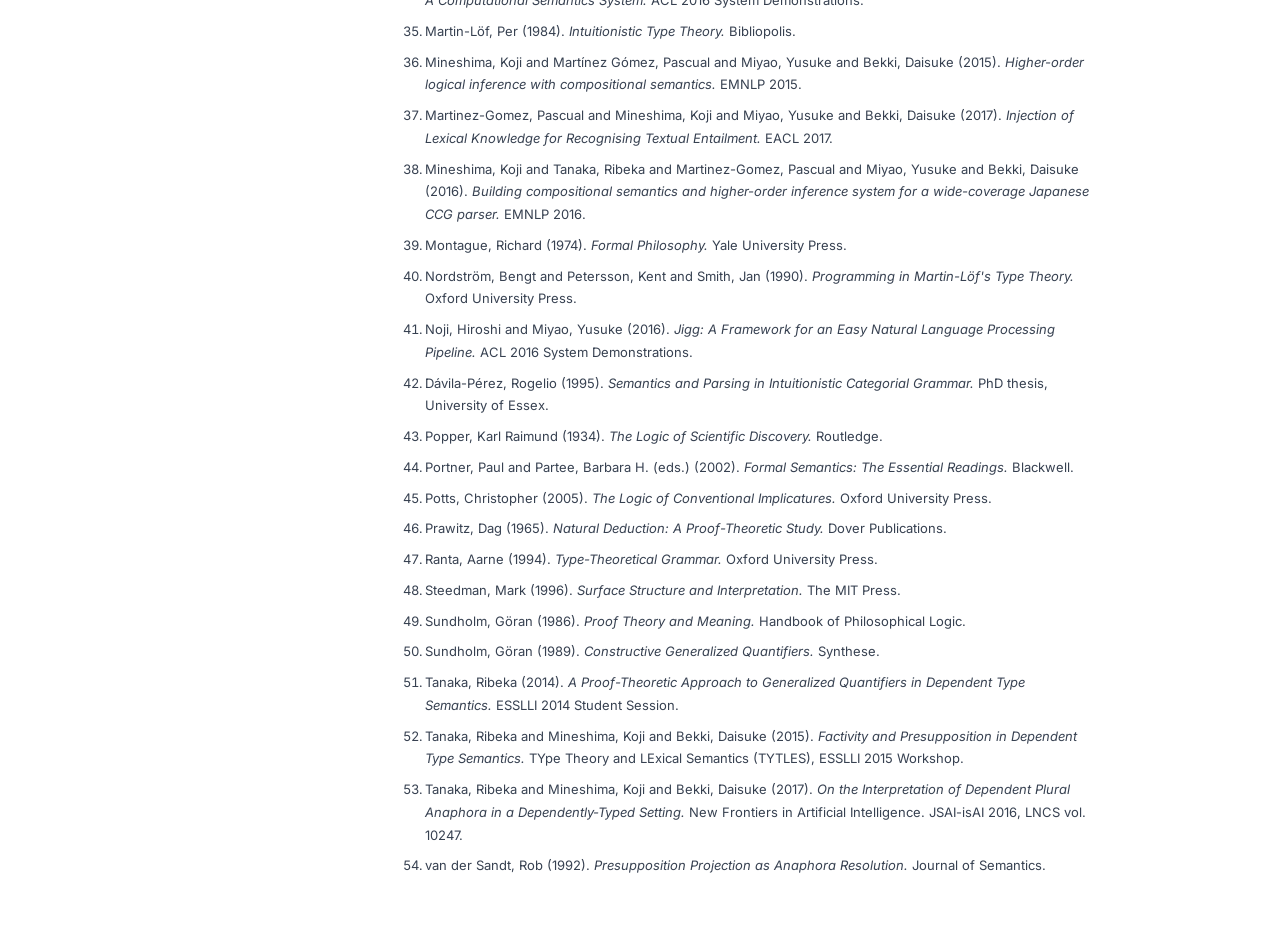
<file: project.html>
<html xmlns="http://www.w3.org/1999/xhtml" xml:lang="en"><head><meta http-equiv="Content-Type" content="text/html; charset=utf-8"/><meta name="viewport" content="width=device-width, initial-scale=1.0"/><title>Bekki Laboratory — Daisuke Bekki</title><link rel="preconnect" href="https://fonts.googleapis.com"/><link rel="preconnect" href="https://fonts.gstatic.com" crossorigin="anonymous"/><link href="https://fonts.googleapis.com/css2?family=Inter:wght@300;400;600&amp;family=Noto+Sans+JP:wght@300;400;700&amp;display=swap" rel="stylesheet"/><link rel="stylesheet" href="style.css"/></head><body><div class="site-header"><div class="header-overlay"> </div><div class="lang-toggle"><span class="lang-current">EN</span><span class="lang-sep">|</span><a href="ja/project.html">JA</a></div><div class="header-text"><h1>Bekki Laboratory</h1></div></div><div class="page-wrapper"><div class="sidebar"><details class="nav-details" open="open"><summary class="nav-summary">
              ☰ Menu</summary><div class="lang-toggle-sidebar"><span class="lang-current">EN</span><span class="lang-sep">|</span><a href="ja/project.html">JA</a></div><span class="nav-label">Site Map</span><ul><li><a href="index.html">Top</a></li><li><a href="project.html">Project</a></li><li><a href="publications.html">Publications</a></li><li><a href="crest2025.html">JST CREST 2025</a></li><li><a href="http://www.is.ocha.ac.jp/~bekki/member/syllabi.html">Syllabus</a></li></ul><span class="nav-label">NLP Resources</span><ul><li><a href="https://github.com/DaisukeBekki/lightblue/" target="_top">lightblue</a></li><li><a href="https://github.com/mynlp/ccg2lambda" target="_top">ccg2lambda</a></li><li><a href="https://github.com/DaisukeBekki/JSeM/" target="_top">JSeM</a></li></ul><span class="nav-label">Academic Profiles</span><ul><li><a href="http://www.linkedin.com/in/daisukebekki" target="_blank">LinkedIn</a></li><li><a href="http://researchmap.jp/bekki/" target="_blank">Researchmap</a></li><li><a href="https://ocha.academia.edu/DaisukeBekki" target="_blank">Academia.edu</a></li><li><a href="https://www.semanticscholar.org/author/Daisuke-Bekki/2520156" target="_blank">Semantic Scholar</a></li><li><a href="https://www.aclweb.org/anthology/people/d/daisuke-bekki/" target="_blank">ACL Anthology</a></li><li><a href="https://dblp.uni-trier.de/pers/hd/b/Bekki:Daisuke" target="_blank">DBLP</a></li></ul><span class="nav-label">Conferences</span><ul><li><a href="https://lenls.github.io/">LENLS</a></li></ul><span class="nav-label">Links</span><ul><li><a href="https://bekkilab.notion.site/Bekkilab-Members-32e4b76a51ae4b03a18d9bd9fe2bbaf2">Bekki Lab</a></li><li><a href="http://www.is.ocha.ac.jp/" target="_blank">Information Science</a></li><li><a href="http://www.ocha.ac.jp/" target="_blank">Ochanomizu Univ.</a></li></ul><span class="nav-label">Books</span><div class="book-entry"><a href="http://www.amazon.co.jp/dp/4130629158/"><img src="images/LOGICbook.jpg" alt="数理論理学"/></a><b>「数理論理学」</b><br/>
              戸次大介著<br/>
              東京大学出版会<br/><a href="ErrataSecondPrinting.md">第2刷正誤表</a></div><div class="book-entry"><a href="http://www.amazon.co.jp/dp/4874244688/"><img src="images/CCGbook.jpg" alt="日本語文法の形式理論"/></a><b>「日本語文法の形式理論」</b><br/>
              戸次大介著<br/>
              くろしお出版
            </div></details></div><div class="main-content">
<font xmlns="" class="title"><u>Research Projects</u></font>

<p xmlns="">The Bekki Laboratory specializes in mathematical linguistics, an interdisciplinary field at the intersection of linguistics, logic, philosophy, and natural language processing. The laboratory has produced three principal research achievements in this field. First, in formal syntax, we have constructed a comprehensive, formal, and integrated theory of Japanese grammar based on Combinatory Categorial Grammar (CCG). Second, in formal semantics, we have proposed a new framework called "Dependent Type Semantics (DTS)," a compositional proof-theoretic discourse semantics grounded in dependent type theory. Third, in natural language processing, we have completed an entailment recognition system, "ccg2lambda," which combines a robust CCG parser with higher-order logic-based automated reasoning. Taken together, these three research strands provide a unified research program capable of addressing the question of theoretical linguistics—how strings of symbols correspond to meanings—the question of philosophy of language—what meaning is—and the question of natural language processing—by what mechanism humans understand the meaning of sentences.</p>

<p xmlns="">The study of the syntax and semantics of natural languages such as Japanese and English—that is, the study of the mechanisms by which strings of symbols are mapped to meanings—can be approached from two research perspectives: theoretical linguistics and natural language processing. The former is "linguistics as a natural science," typified by generative grammar initiated by Chomsky and formal semantics initiated by Montague. The latter is computer science aimed at processing natural language computationally—for example, realizing artificial intelligence that understands human language, or improving the quality of services that use natural language as an interface.</p>

<p xmlns="">Ideally, the theory provided by the former, or an approximation thereof, should also provide solutions in the latter. In reality, however, the two diverged in the late 1980s to mid-1990s and became almost entirely unrelated, both in content and in personnel. The mathematical models used in natural language processing departed greatly from the formal language theory and higher-order intensional logic employed by theoretical linguistics, and machine learning methods using statistical and neural models became dominant. In recent years, language processing based on deep learning has attracted particular attention, but—contrary to the impression generally held—the scope of "meaning" that current Japanese language processing can understand is limited, in general, to the relationships between predicates and names within simple sentences (called predicate-argument structure). Beyond that, it can only make rough inferences, and there is currently no prospect of systematically handling the various semantic relations that formal semantics has aimed to account for (negation, modality, tense, conditionals, anaphora, presupposition, conventional implicature, etc. (†described below)).</p>

<p xmlns="">When given a sentence of natural language, humans understand its meaning and can be conscious of it, but they are not conscious of the process by which they understand the sentence. Consequently, what it means to "understand a sentence" is not self-evident even to researchers in language processing. It is theoretical linguistics that provides analytical methods for approaching this problem.</p>

<p xmlns="">On the side of theoretical linguistics, several conceptual advances have been made since the split from natural language processing up to the present. 1) Theoretical foundations of formal syntax: A rich relationship (Ono 1990) was discovered between formal syntax and logic, especially proof theory, and research on "categorial grammar"—a framework that captures universal constraints on language more naturally than Chomsky's generative grammar—progressed. In particular, with the advent of Combinatory Categorial Grammar (CCG: Steedman 1996), the problem of coordination constructions, which had been a major shared problem for both generative grammar and natural language processing, was resolved. 2) Empirical foundations of formal syntax: The data and verification methods in generative grammar were reinterpreted, laying the groundwork for advancing introspective linguistics as a rigorous science (Hoji 2015). 3) The emergence of dependent type theory and proof assistants: Dependent type theory (DTT: Martin-Löf 1984), known as a foundational theory for constructive mathematics, became better understood in terms of its computational properties, and proof assistants/theorem provers based on dependent type theory, such as Coq, emerged.</p>

<p xmlns="">Against this background, the present research aims to build a theory that elucidates the structure of the syntax and meaning of natural language, while striving toward the realization of "artificial intelligence that understands human language." Such a theory is divided into three components: (A) syntax, (B) semantics and pragmatics, and (C) implementation. The theories in (A) and (B) must simultaneously possess comprehensiveness for linguistic phenomena, formal rigor sufficient for computer implementation, and computational efficiency.</p>

<p xmlns="">For the syntactic component, we completed a formal grammar of Japanese based on Combinatory Categorial Grammar and higher-order dynamic logic, and published it in 2010 as a book: <em>The Formal Theory of Japanese Grammar—Inflectional System, Syntactic Structure, and Semantic Composition</em> (Kuroshio Publishers). This theory has been evaluated as "research unprecedented in the history of Japanese grammar" for simultaneously satisfying "comprehensiveness for linguistic phenomena in Japanese," "formal rigor sufficient for computer processing," and "theoretical integration spanning the inflectional system, syntactic structure, and semantic composition." We also conduct research on the theoretical study of combinatory categorial grammar, the analysis of scrambling phenomena in Japanese using CCG, and the analysis of honorifics, among other topics.</p>

<p xmlns="">For the semantic computation component, we announced Dependent Type Semantics (DTS), a discourse semantics using dependent type theory, in 2014. As a textbook providing the background knowledge needed to understand the DTS framework, we also published <em>Mathematical Logic</em> (University of Tokyo Press) in 2012. DTS is a theory of meaning grounded in proof-theoretic semantics (derived from Gentzen, Prawitz, and Dummett) rather than the model-theoretic semantics that is mainstream in linguistics (derived from Tarski, Davidson, and Montague). A particular feature of DTS is that the phenomenon of "anaphora resolution and presupposition binding"—known to be inexpressible in first-order predicate logic—can be computed using general techniques developed in functional programming (type checking and type inference). DTS is also a theory capable of describing the full range of semantic phenomena in natural language mentioned in (†) above; it has achieved results in the analysis of phenomena such as "generalized quantifiers"—a form of quantification inexpressible in first-order predicate logic—modality-involving anaphora and presupposition, factive predicates, and the challenging phenomena of "bridging inference" and "coercion" in anaphora resolution. Research on other semantic frameworks, including categorical semantics and delimited continuations, is also conducted.</p>

<p xmlns="">In the pragmatic computation component, for example, "conventional implicature" is a phenomenon that exhibits an inference pattern distinct from entailment and presupposition. By analyzing it from the perspective of proof-theoretic semantics, we showed that the problem of semantic composition that had remained unsolved in prior research could be resolved. This is an outcome of the Grant-in-Aid for Scientific Research (C), "Computational semantics and pragmatics of politeness phenomena" (Principal Investigator: Professor Eric McCready), in which we served as a co-investigator.</p>

<p xmlns="">For the implementation component, we constructed an inference system "ccg2lambda" that, for multiple natural language sentences, computes semantic composition in higher-order logic representations from the output of a robust CCG parser and then performs automated reasoning using the theorem prover Coq. This is an outcome of the "Establishment of Knowledge-Intensive Structural Language Processing and Construction of a Knowledge Infrastructure" project (FY2013–2018, Principal Investigator: Professor Sadao Kurohashi, JST CREST "Research Area: Creation and Systematization of Next-Generation Fundamental Technologies for Big Data Integration and Utilization"), conducted jointly with members of the Bekki Laboratory at Ochanomizu University (publicly available at: https://github.com/mynlp/ccg2lambda). Verification was performed using the FraCaS test suite (Cooper et al. 1996), achieving an accuracy of 69% against 50% for the state-of-the-art reasoning system based on first-order predicate logic (Nutcracker, Bos et al. 2008).</p>

<font xmlns="" class="title"><u>What is Formal Semantics?</u></font>

<p xmlns="">Formal semantics is a natural science whose object is the meaning of natural language. As the semantic component of theoretical linguistics, it typically takes the following structure:</p>

<ol xmlns="">
<li>Takes some position on the question of what the meaning of natural language is, and defines a formal language for representing meanings.</li>
<li>Takes some position on the syntax of natural language.</li>
<li>Provides a mechanism for computing, for any given sentence or discourse of the language in question, a meaning representation according to the structure given by the syntax in 2., using the approach in 1.</li>
<li>Performs empirical verification by comparing, for individual sentences or discourses of the language, the meanings predicted by 3. with the linguistic intuitions of native speakers. Errors are traced back to 1., 2., or 3. (usually 3.) and corrections are made.</li>
</ol>

<p xmlns="">Research in formal semantics began with a series of papers by R. Montague in the early 1970s<a href="#ref-Montague1974" class="cite">[39]</a>. Generally known as Montague Grammar, its emergence was the product of various developments in computer science, theoretical linguistics, logic, and philosophy of language from the 1940s to the 1960s. First, the development of theoretical computer science by A. Turing, A. Church, H. Curry and others from the 1930s onward gave rise to typed lambda calculus. Second, N. Chomsky's generative grammar, beginning in the 1950s, put forward the concept of universal grammar and the paradigm of "theoretical linguistics as a natural science." Third, the development of formal language theory brought by Chomsky led J. Lambek and others to revive categorial grammar (devised by K. Ajdukiewicz in the 1930s) as a syntactic theory for natural language. Fourth, because S. Kripke provided Kripke semantics for the modal logic of C. I. Lewis, model-theoretic semantics for modal logic was established and became widely used in computer science and philosophy of language. Fifth, D. Davidson's truth-conditional semantics for natural language had emerged.</p>

<p xmlns="">Montague Grammar adopted, for point 1., the position of D. Davidson's truth-conditional semantics, holding that "the meaning of a sentence is its truth conditions." This remains the standard position in formal semantics to this day. It also defined an original logical system called intensional logic—a fusion of higher-order modal logic and typed lambda calculus—and provided truth conditions for each logical formula by its model theory. For point 2. in syntax, it designed an original categorial grammar and covered a fragment of English (the reason Montague's theory was called Montague Grammar), while for point 3., a dictionary assigning intensional logic representations to each word in that fragment and semantic composition rules parallel to each rule of the categorial grammar were specified. By this means, for any sentence generated by the categorial grammar, a meaning representation in intensional logic can be computed. For point 4., the problems of quantifier scope ambiguity and de re/de dicto readings—classic problems in philosophy of language—were resolved in a unified manner.</p>

<p xmlns="">Montague Grammar has two features not found in earlier philosophy of language, which have shaped subsequent formal semantics research. The first is that it made explicit the process of mapping from the structures given by syntax to meaning representations. In Montague's formulation, there is a strong correspondence between syntax and semantics, in the sense that semantic composition rules are applied in parallel with syntactic rules—this is the forerunner of the position called lexical grammar or lexicalism. Technically, what made lexicalization of intensional logic possible was its fusion with typed lambda calculus. However, lexicalization is not a necessary requirement for formal semantics; it is only one method of "mapping from the structures given by syntax to meaning representations." It is the existence of such a mapping that distinguishes formal semantics from earlier philosophy of language.</p>

<p xmlns="">In the philosophy of language before Montague, when analyzing the meaning of sentences using logical representations, no theory was provided for correlating logical representations with sentences. This means that such language-philosophical analyses do not yield predictions for unknown sentences. Montague Grammar, by contrast, can predict truth conditions for any sentence (within the fragment of English covered by the categorial grammar). As a result, this feature brings falsifiability to semantic research. Falsifiability, together with the reproducibility of empirical data, is what K. Popper identified as the criterion distinguishing natural science from pseudoscience<a href="#ref-Popper1934" class="cite">[43]</a>. Yet this naturalistic attitude found in formal semantics may also be seen as a culture brought by the generative grammar that developed contemporaneously.</p>

<p xmlns="">The second feature of Montague Grammar is the adoption of non-classical logic. In logic, through the development of proof theory and model theory, the structures implicitly assumed by classical logic (bivalence, the law of double negation, structural rules, etc.) became apparent, and accordingly the properties of logical systems lacking some or all of those structures were carefully studied. J.-Y. Girard's linear logic and J. Lambek's Lambek calculus are examples. The significance of such logical systems was not well recognized until the first half of the twentieth century, but it became one of the major themes of logic in the second half, when computer science relativized logic. Classical logic is no longer "the only" logic; an awareness emerged that one may design new logical systems suited to the object of analysis. Moreover, as the concept of "computation" became a new object of logical analysis, the computational process of understanding natural language meaning also became an object of this relativized logical analysis. In this sense, an understanding of modern logic is essential to understanding formal semantics.</p>

<p xmlns="">Alongside these new features, Montague Grammar more prominently inherited the characteristic of logic-based philosophy of language: "formalization of a theory promotes the discovery of new linguistic phenomena." The formal rigor and falsifiability of Montague Grammar promoted the discovery of linguistic phenomena that Montague Grammar itself could not handle. These include diverse phenomena such as generalized quantifiers, modality, presupposition, genericity, kinds, plurality, coordination, events, questions, focus, conditionals, and disjunction. As formal semantics developed, problems surrounding these phenomena were recognized, and problems arising from their interactions were also brought to light. For further details, see<a href="#ref-Portner2002" class="cite">[44]</a> and<a href="#ref-Lappin1996" class="cite">[30]</a>. To address these problems, formal semantics has, following the spirit of non-classical logic, attempted resolutions by designing new logical systems.</p>

<p xmlns="">One major development that emerged from this is Discourse Representation Theory (DRT) by H. Kamp, I. Heim, and others<a href="#ref-Kamp1981" class="cite">[27]</a><a href="#ref-Heim1983a" class="cite">[24]</a>. Montague Grammar covered only the meaning of single sentences, but when considering phenomena such as inter-sentential anaphora and tense, it became necessary to analyze the meaning of discourse composed of multiple sentences. Moreover, as P. Geach's work<a href="#ref-Geach1962" class="cite">[20]</a> made known, even intra-sentential anaphora in donkey sentences was shown to have a structure parallel to inter-sentential anaphora. Early DRT introduced a representational language called Discourse Representation Structures, which significantly modified the existential quantification structure of first-order predicate logic, attempting to capture the dynamic aspect of anaphora. In the 1990s, Dynamic Predicate Logic (DPL) by J. Groenendijk, M. Stokhof, and others<a href="#ref-GroenendijkStokhof1991" class="cite">[22]</a> emerged. Dynamic semantics resolves the problem that the procedure for obtaining meaning representations in DRT is not compositional; it transposes dynamic logic—a modal logic for capturing side effects in programming—to semantics for natural language. Through subsequent revisions of DRT, however, the two converged into a single theory. In that development, a unified theory of presupposition and anaphora was proposed by R. van der Sandt and R. Geurts<a href="#ref-vanderSandt1992" class="cite">[54]</a>, and discourse theory was unified with DRT through N. Asher et al.'s Segmented DRT (SDRT<a href="#ref-AsherLascarides2003" class="cite">[2]</a>), so that formal semantic analysis made great strides from the 1990s to the early 2000s.</p>

<p xmlns="">Another major development is the fusion with generative grammar by B. Partee, I. Heim, and others<a href="#ref-HeimKratzer1998" class="cite">[26]</a>. R. Montague's categorial grammar could cover only a fragment of English, and formal semantics research required a full syntactic component. Meanwhile, N. Chomsky's generative grammar, in the 1980s, took the option of excluding discussion of language meaning from its scope of explanation. Therefore, it was natural to demand fusing Montague Grammar (minus its syntactic component) with generative grammar. From this period, Montague Grammar came to be called Montague semantics.</p>

<p xmlns="">The fusion with generative grammar provided an opportunity for linguists without a background in logic to enter the field of formal semantics. This gave rise to a position that uses logical representations as a tool for describing linguistic phenomena, creating a situation in which "semantics as a natural science," as described above, and "descriptive semantics using logical representations as a descriptive language," coexist. Present-day formal semantics is an interdisciplinary field into which diverse personnel from linguistics (other than formal semantics), logic, philosophy of language, and natural language processing move in and out, and various forms of research exist depending on which of points 1.–4. above is emphasized (or de-emphasized).</p>

<p xmlns="">Furthermore, while the methods used in theory construction have expanded to cover all manner of logical systems, since the use of logic as a basis is not itself a necessary requirement for formal semantics, all manner of mathematical models—probabilistic models, category theory, functional programming, and others—have begun to be employed. The topics addressed also range beyond traditional semantic problems to include linguistic phenomena such as polysemy and metaphor, which cognitive semantics and lexical semantics have proposed as counter-proposals to formal semantics. In addition, there are interactions with computational semantics and semantic processing in natural language processing, and it is becoming increasingly difficult to define the extension of formal semantics.</p>

<p xmlns="">There are also positions not touched upon in this article, such as Minimal Recursion Semantics (MRS<a href="#ref-Copestake2006" class="cite">[12]</a>), which grew out of the semantic component of Head-driven Phrase Structure Grammar, but these are not discussed in detail here.</p>

<p xmlns="" align="right">(Originally published: Bekki, Daisuke (2017) "Formal Semantics," <em>Encyclopedia of Artificial Intelligence</em>, Japanese Society for Artificial Intelligence.)</p>

<font xmlns="" class="title"><u>The Proof-Theoretic Turn in Semantics</u></font>

<p xmlns="">Since Montague, the mainstream in natural language semantics has been model-theoretic semantics, in which the meaning of a sentence is held to be its truth conditions. Meanwhile, from the 1980s, phenomena such as E-type anaphora<a href="#ref-Evans1980" class="cite">[16]</a> and (semantic) presupposition<a href="#ref-Heim1983b" class="cite">[25]</a>—known to be inexplicable within first-order predicate logic or Montague's intensional logic—became recognized, motivating the emergence of Discourse Representation Theory (DRT:<a href="#ref-Kamp1981" class="cite">[27]</a>) and File Change Semantics (FCS:<a href="#ref-Heim1983a" class="cite">[24]</a>). In the 1990s, Dynamic Predicate Logic (DPL:<a href="#ref-GroenendijkStokhof1991" class="cite">[22]</a>) was proposed, and attempts began to reconceive the meaning of a sentence not as truth conditions but as a Context Change Potential (CCP). Moreover, a unified theory of E-type anaphora and (semantic) presupposition within DRT was presented by<a href="#ref-vanderSandt1992" class="cite">[54]</a>, and the dynamic conception of meaning—in the form of CCP—has been increasingly accepted, leading into the 2000s and beyond.</p>

<p xmlns="">What is interesting about these developments arising from formal semantics as a descendant of philosophy of language is that the analysis of specific linguistic phenomena—such as anaphora and (semantic) presupposition (however universal those phenomena may be)—demands the rejection of a specific position in philosophy of language (truth-conditional semantics) concerning the question "what is the meaning of language." However, whether the acceptance of CCP as the alternative is the only conclusion required by linguistic phenomena such as anaphora and (semantic) presupposition must be examined more carefully.</p>

<p xmlns="">In this regard, it deserves greater attention that there exists a current in natural language semantics different from truth-conditional semantics. This is the current of proof-theoretic semantics stemming from Sundholm, Ranta, Cooper, and Luo. Studies of the meaning of natural language based on dependent type theory include<a href="#ref-Sundholm1986" class="cite">[49]</a><a href="#ref-Ranta1994" class="cite">[47]</a><a href="#ref-Cooper2005" class="cite">[11]</a><a href="#ref-Luo2012LP" class="cite">[32]</a> and others. Proof-theoretic semantics for natural language based on systems other than dependent type theory include<a href="#ref-Francez2010" class="cite">[18]</a> and<a href="#ref-Francez2015" class="cite">[19]</a>, and model-theoretic semantics for natural language using dependent type theory includes<a href="#ref-GrudzinskaZawadowski2014" class="cite">[23]</a>; comparisons with these will be addressed on another occasion.</p>

<p xmlns="">Whereas model-theoretic semantics is the position that the meaning of a sentence is its truth conditions, proof-theoretic semantics originates from the position that the meaning of a sentence is its verification conditions<a href="#ref-Dummett1975" class="cite">[14]</a><a href="#ref-Dummett1976" class="cite">[15]</a>. Truth-conditional semantics has its origin in Tarski's semantics for mathematics, while verification-conditional semantics traces back to the semantics for mathematics developed by Gentzen and Prawitz<a href="#ref-Gentzen1935" class="cite">[21]</a><a href="#ref-Prawitz1965" class="cite">[46]</a>.</p>

<p xmlns="">In particular, when Martin-Löf's dependent type theory<a href="#ref-MartinLof1984" class="cite">[35]</a> is employed as the theoretical apparatus, expressions representing "proofs" can be used within logical formulas. This makes it possible to give an entirely different explanation of the phenomena—such as E-type anaphora and (semantic) presupposition—whose analysis was the original motivation for introducing dynamic semantics into formal semantics.</p>

<p xmlns="">Furthermore, in our recent research (see<a href="#ref-Bekki2014LACL" class="cite">[5]</a><a href="#ref-BekkiMineshimaESSLLI2016" class="cite">[8]</a><a href="#ref-BekkiMineshima2017" class="cite">[7]</a>), it has been shown that the proof-theoretic semantics of Ranta and others can be reconstructed as a compositional semantics, and it is also becoming clear that it has empirical and computational advantages over dynamic semantics. We call this recent development in semantics the "proof-theoretic turn."</p>

<font xmlns="" class="title"><u>The Proof-Theoretic Turn in Formal Semantics</u></font>

<p xmlns="">Dependent type theory was devised by Martin-Löf as a logical system forming the foundation of constructive mathematics, and after several revisions, arrived at the current system in<a href="#ref-Nordstrom1990" class="cite">[40]</a>.</p>

<p xmlns="">In<a href="#ref-Barendregt1992" class="cite">[3]</a>, one of the standard textbooks on lambda calculus and type theory, the system λP—the fragment of dependent type theory with type constructors restricted to Π—is explained as one of the systems forming the so-called lambda cube. Dependent type theory is also the foundational theory of the proof assistant Coq<a href="#ref-CoquandHuet1988" class="cite">[13]</a>.</p>

<p xmlns="">The first application of dependent type theory to natural language semantics was in<a href="#ref-Sundholm1986" class="cite">[49]</a>, where the possibility of providing appropriate meaning representations for the so-called donkey sentences<a href="#ref-Geach1962" class="cite">[20]</a> was demonstrated. Subsequently,<a href="#ref-AhnKolb1990" class="cite">[1]</a> showed that it is possible to convert meaning representations in DRT (DRSs) into types in dependent type theory.</p>

<p xmlns="">The full-fledged theory of natural language meaning using dependent types had to await Type-Theoretical Grammar (TTG) by<a href="#ref-Ranta1994" class="cite">[47]</a>. Here, it was shown that various anaphoric phenomena—including donkey sentences—as well as parts of (semantic) presupposition and linguistic phenomena extending to tense and modality, can be appropriately represented using dependent types, and it is known as a landmark in dependent-type-based semantic theory.</p>

<p xmlns="">Subsequently, Type Theory with Records (TTR) by<a href="#ref-Cooper2005" class="cite">[11]</a>, and the work on Coercion by<a href="#ref-Luo2010" class="cite">[31]</a><a href="#ref-Luo2012LP" class="cite">[32]</a>, focused on the possibilities of expansion in dependent type theory beyond anaphora and (semantic) presupposition, broadening the scope of possibilities.</p>

<font xmlns="" class="title"><u>Dependent Type Semantics (DTS)</u></font>

<p xmlns="">While TTG gave a dependent-type-theory-based analysis to a wider range of linguistic phenomena than previous work and demonstrated the possibilities of dependent-type-theory-based semantics for natural language, it did not meet the standard as a theory in formal semantics in that it did not satisfy the principle of compositionality. As an attempt to correct this,<a href="#ref-Perez1995" class="cite">[42]</a> proposed a fusion of Montague Grammar and TTG, but for problems with this approach, see<a href="#ref-Bekki2014LACL" class="cite">[5]</a>.</p>

<p xmlns="">Dependent Type Semantics (DTS:<a href="#ref-Bekki2014LACL" class="cite">[5]</a><a href="#ref-BekkiMineshimaESSLLI2016" class="cite">[8]</a><a href="#ref-BekkiMineshima2017" class="cite">[7]</a>) is a system that reconstructs natural language semantics based on dependent type theory—such as TTG—as a system satisfying the principle of compositionality, by adding a syntactic construction called "underspecified terms" to dependent type theory.</p>

<p xmlns="">As an example of analysis in DTS, consider the E-type anaphora example: <em>A man entered. He whistled.</em> For the syntactic theory, Combinatory Categorial Grammar<a href="#ref-Steedman1996" class="cite">[48]</a> is assumed here in order to make the syntactic computation process explicit, but DTS as a semantic component is not dependent on CCG as a syntactic component, and any lexicalized grammar may be assumed.</p>

<p xmlns="">The syntactic structure and semantic composition process for the first and second sentences are as follows. DTS uses some original notation for dependent types in order to make the meaning representations of natural language easier to read. For details, see<a href="#ref-BekkiMineshima2017" class="cite">[7]</a>. At the bottom, the meaning representations of each sentence appear; these are connected using Σ-types (as conjunctions), yielding the meaning representation of the discourse comprising both sentences.</p>

<p xmlns="">Here, the @ symbol is used to construct underspecified terms @_iA (where i∈{N} is an index distinguishing different underspecified terms, and A is a type). The rule for underspecified terms is called the @-rule, and gives the meaning: "when A is a type and there exists some proof term of type A, @_iA can be used as a term of type A." Intuitively, this is used as "a term that is A."</p>

<p xmlns="">To resolve the antecedent of the anaphoric pronoun contained in this meaning representation, type checking is performed. Dependent type theory has a fragment with a decidable type-checking algorithm, and the meaning representations of natural language can be described using that fragment. For details, see<a href="#ref-BekkiSato2015TYTLES" class="cite">[9]</a>.</p>

<p xmlns="">As mentioned at the outset, there are several existing analyses of natural language meaning using dependent type theory, but the distinguishing feature of DTS is that it satisfies the principle of compositionality. By virtue of this feature, DTS can analyze a wide range of linguistic phenomena that have been discussed in formal semantics, in the same way as Montague semantics.</p>

<p xmlns=""><a href="#ref-vanderSandt1992" class="cite">[54]</a> pointed out that anaphora and (semantic) presupposition are phenomena of the same nature and proposed a unified theory based on DRT, and<a href="#ref-BekkiMineshima2017" class="cite">[7]</a> showed that it is possible to develop an analysis that can be called the proof-theoretic counterpart of this. In addition,<a href="#ref-BekkiMcCready2015LNAI" class="cite">[6]</a> proposes, for conventional implicature (CI:<a href="#ref-Potts2005" class="cite">[45]</a>), an analysis that represents it in the same dimension rather than from the position that distinguishes different dimensions of representation.</p>

<p xmlns="">Furthermore, the scope of phenomena that DTS can capture extends to linguistic phenomena said to go beyond first-order predicate logic. For example,<a href="#ref-Tanaka2014GQ" class="cite">[51]</a> provides an analysis of generalized quantifiers (GQ:<a href="#ref-BarwiseCooper1981" class="cite">[4]</a>), and<a href="#ref-TMB2015TYTLES" class="cite">[52]</a> provides an analysis of factive presupposition. For the former, an analysis using dependent type theory was proposed in<a href="#ref-Sundholm1989" class="cite">[50]</a>, but it notes that problems remain in deriving the strong/weak readings of donkey sentences and discusses a revised proposal. The latter is known to be difficult to analyze within DRT.</p>

<p xmlns="">Furthermore,<a href="#ref-TMB2017" class="cite">[53]</a> discusses the treatment of plurality, specifically the case where a generalized quantifier is the antecedent of a plural anaphor.<a href="#ref-KMB2017" class="cite">[28]</a> takes the position of viewing selectional restrictions on predicates as a type of (semantic) presupposition and provides an analysis using DTS.</p>

<font xmlns="" class="title"><u>The Proof-Theoretic Turn in Language Processing</u></font>

<p xmlns="">One requirement common to both natural language semantics and semantic processing in natural language processing is to express the meaning conveyed by arbitrary sentences without excess or deficiency, and to accurately extract entailment relations among them. For this, it is necessary to have semantic representations that can accurately express semantic relations such as modality—which specifies relations between propositions or between propositions and the actual world—as well as presupposition, entailment, and tense.</p>

<p xmlns="">The fact that "a considerable portion of information related to natural language meaning cannot be expressed within the descriptive power of first-order predicate logic" has been argued repeatedly since it was pointed out in early research in Montague semantics. Subsequent formal semantics has developed in a form that extends Montague's intensional logic (IL)—a higher-order logic—and it has become almost standard practice to use higher-order logic.</p>

<p xmlns="">On the other hand, while Montague's own semantics was presented together with the proof theory of intensional logic (Montague, 1970), in subsequent formal semantics only the model theory was inherited and became dominant. This has tended to make opaque how semantic analyses using formal semantics behave in terms of the aspect of "computation."</p>

<p xmlns="">At the same time, meaning representations in higher-order logic have hitherto been believed to be "disadvantageous compared to meaning representations in first-order predicate logic" in terms of computation. However, our recent research is revealing that there is room to reconsider this point.</p>

<p xmlns="">In Mineshima et al. (2015)<a href="#ref-MMMB2015" class="cite">[36]</a> and Martinez-Gomez et al. (2016)<a href="#ref-MartinezGomez2016" class="cite">[34]</a>, by connecting a robust syntactic analysis based on combinatory categorial grammar (the C&amp;C parser (Clark and Curran 2007)<a href="#ref-ClarkCurran2007" class="cite">[10]</a>) with a semantics in higher-order logic that provides inference and proof procedures for various semantic phenomena, an entailment recognition system, ccg2lambda, was developed that robustly and efficiently computes semantic analysis for large-scale real-world text. ccg2lambda is publicly available on GitHub: https://github.com/mynlp/ccg2lambda</p>

<p xmlns="">In ccg2lambda, after obtaining the syntactic parse tree of a natural language sentence, semantic composition in higher-order logic is computed based on lambda calculus, and automated reasoning is performed using the theorem prover Coq. Verification was performed using the FraCaS test suite (Cooper et al. 1994)<a href="#ref-FraCas1994" class="cite">[17]</a>, achieving an accuracy of 69% against Nutcracker—the highest-performing system based on first-order predicate logic at the time in 2015—at 50%. Moreover, while reasoning with higher-order logic had previously been considered inefficient in terms of speed, Mineshima et al. (2015)<a href="#ref-MMMB2015" class="cite">[36]</a> achieved a speed of 3.72 seconds/question compared to Nutcracker's 11.23 seconds/question, using 80 lexical items for function words, 57 lexical templates for content words, and a set of higher-order axioms (including those for generalized quantifiers and intensionality).</p>

<p xmlns="">In Mineshima et al. (2016)<a href="#ref-MTMMB2016" class="cite">[38]</a>, a system for higher-order-logic-based semantic composition and entailment recognition was similarly constructed for the Japanese CCG parser included with Jigg (Noji and Miyao 2016)<a href="#ref-NojiMiyao2016" class="cite">[41]</a>, and an evaluation of Japanese entailment recognition was performed using the JSeM test suite (Kawazoe et al. 2015)<a href="#ref-KTMB2015" class="cite">[29]</a>. An accuracy of 75% was achieved at a speed of 3.58 seconds/question for 523 inference tasks involving complex linguistic phenomena such as generalized quantifiers. The performance of ccg2lambda—both for English and Japanese—thus matches the state-of-the-art in entailment recognition.</p>

<p xmlns="">Furthermore, in Martinez-Gomez et al. (2017)<a href="#ref-MMMB2017" class="cite">[37]</a>, a technique was proposed for dynamically generating axioms using WordNet and word2vec when lexical knowledge is needed during ccg2lambda's reasoning. An evaluation experiment for the entailment recognition task was conducted using the SICK dataset (Marelli et al. 2014)<a href="#ref-Marelli2014" class="cite">[33]</a>, constructed for evaluating the compositional semantics of distributed representations, and an accuracy of 83%—exceeding the performance of conventional systems based on first-order predicate logic or natural logic—was achieved.</p>

<p xmlns="">These studies show that higher-order logic can be advantageous not only in terms of description but also in terms of speed in the computation of entailment recognition for natural language, casting new light on the question of what form of representation is appropriate for semantic processing. For example, they suggest that meaning representations in higher-order logic provide a well-behaved "compression" of the information in natural language meaning that requires descriptive power beyond first-order predicate logic (typically involving generalized quantifiers and modality). That is, by assigning short computational processes to the inference processes that this information frequently requires, efficient computation is possible compared to meaning representations written out in first-order predicate logic, which are verbose and require more powerful computational resources.</p>

<p xmlns="" align="right">(Originally published: Bekki, Mineshima, Kaneko, Tanaka, Tanaka [Hitomi], Kinoshita, Ito, Yanagi (2017) "The Proof-Theoretic Turn in Semantics," Proceedings of the 31st Annual Conference of the Japanese Society for Artificial Intelligence, 2B3-OS-07a-4.)</p>

<div xmlns="" class="section-title">参考文献</div><ol xmlns="" class="ref-list"><li id="ref-AhnKolb1990">Ahn, René and Kolb, Hans-Peter (1990). <span class="ref-title">Discourse Representation meets Constructive Mathematics. </span>Papers from the Second Symposium on Logic and Language.</li><li id="ref-AsherLascarides2003">Asher, Nicholas and Lascarides, Alex (2003). <span class="ref-title">Logics of Conversation. </span>Cambridge University Press.</li><li id="ref-Barendregt1992">Barendregt, Henk P. (1992). <span class="ref-title">Lambda Calculi with Types. </span>Handbook of Logic in Computer Science.</li><li id="ref-BarwiseCooper1981">Barwise, Jon and Cooper, Robin (1981). <span class="ref-title">Generalized Quantifiers and Natural Language. </span>Linguistics and Philosophy.</li><li id="ref-Bekki2014LACL">Bekki, Daisuke (2014). <span class="ref-title">Representing Anaphora with Dependent Types. </span>Logical Aspects of Computational Linguistics (LACL 2014), LNCS 8535.</li><li id="ref-BekkiMcCready2015LNAI">Bekki, Daisuke and McCready, Eric (2015). <span class="ref-title">CI via DTS. </span>New Frontiers in Artificial Intelligence (JSAI-isAI 2014 Workshops).</li><li id="ref-BekkiMineshima2017">Bekki, Daisuke and Mineshima, Koji (2017). <span class="ref-title">Context-Passing and Underspecification in Dependent Type Semantics. </span>Modern Perspectives in Type-Theoretical Semantics.</li><li id="ref-BekkiMineshimaESSLLI2016">Bekki, Daisuke and Mineshima, Koji (2016). <span class="ref-title">Dependent Type Semantics: An Introduction. </span>ESSLLI 2016 Lecture Notes.</li><li id="ref-BekkiSato2015TYTLES">Bekki, Daisuke and Sato, Miho (2015). <span class="ref-title">Calculating Projections via Type Checking. </span>TYpe Theory and LExical Semantics (TYTLES), ESSLLI 2015 Workshop.</li><li id="ref-ClarkCurran2007">Clark, Stephen and Curran, James R. (2007). <span class="ref-title">Wide-coverage efficient statistical parsing with CCG and log-linear models. </span>Computational Linguistics.</li><li id="ref-Cooper2005">Cooper, Robin (2005). <span class="ref-title">Records and Record Types in Semantic Theory. </span>Journal of Logic and Computation.</li><li id="ref-Copestake2006">Copestake, Ann and Flickinger, Dan and Pollard, Carl J. and Sag, Ivan A. (2006). <span class="ref-title">Minimal Recursion Semantics: An Introduction. </span>Research on Language and Computation.</li><li id="ref-CoquandHuet1988">Coquand, Thierry and Huet, Gérard (1988). <span class="ref-title">The Calculus of Constructions. </span>Information and Computation.</li><li id="ref-Dummett1975">Dummett, Michael (1975). <span class="ref-title">What is a Theory of Meaning?. </span>Mind and Language.</li><li id="ref-Dummett1976">Dummett, Michael (1976). <span class="ref-title">What is a Theory of Meaning? (II). </span>Truth and Meaning.</li><li id="ref-Evans1980">Evans, Gareth (1980). <span class="ref-title">Pronouns. </span>Linguistic Inquiry.</li><li id="ref-FraCas1994">Cooper, R. et al. (1994). <span class="ref-title">FraCaS: A Framework for Computational Semantics. </span>FraCaS Technical Report.</li><li id="ref-Francez2010">Francez, Nissim and Dyckhoff, Roy (2010). <span class="ref-title">Proof-theoretic semantics for a natural language fragment. </span>Linguistics and Philosophy.</li><li id="ref-Francez2015">Francez, Nissim (2015). <span class="ref-title">Proof-Theoretic Semantics. </span>College Publications.</li><li id="ref-Geach1962">Geach, Peter (1962). <span class="ref-title">Reference and Generality. </span>Cornell University Press.</li><li id="ref-Gentzen1935">Gentzen, Gerhard (1935). <span class="ref-title">Untersuchungen über das logische Schliessen I, II. </span>Mathematische Zeitschrift.</li><li id="ref-GroenendijkStokhof1991">Groenendijk, Jeroen and Stokhof, Martin (1991). <span class="ref-title">Dynamic Predicate Logic. </span>Linguistics and Philosophy.</li><li id="ref-GrudzinskaZawadowski2014">Grudzińska, Justyna and Zawadowski, Marek (2014). <span class="ref-title">System with Generalized Quantifiers on Dependent Types for Anaphora. </span>EACL 2014 Workshop on Type Theory and Natural Language Semantics (TTNLS).</li><li id="ref-Heim1983a">Heim, Irene (1983). <span class="ref-title">File Change Semantics and the Familiarity Theory of Definiteness. </span>Meaning, Use and the Interpretation of Language.</li><li id="ref-Heim1983b">Heim, Irene (1983). <span class="ref-title">On the Projection Problem for Presuppositions. </span>West Coast Conference on Formal Linguistics II.</li><li id="ref-HeimKratzer1998">Heim, Irene and Kratzer, Angelika (1998). <span class="ref-title">Semantics in Generative Grammar. </span>Blackwell Publishers.</li><li id="ref-Kamp1981">Kamp, Hans (1981). <span class="ref-title">A Theory of Truth and Semantic Representation. </span>Formal Methods in the Study of Language.</li><li id="ref-KMB2017">Kinoshita, Eriko and Mineshima, Koji and Bekki, Daisuke (2017). <span class="ref-title">An Analysis of Selectional Restrictions with Dependent Type Semantics. </span>New Frontiers in Artificial Intelligence. JSAI-isAI 2016, LNCS vol. 10247.</li><li id="ref-KTMB2015">Kawazoe, Ai and Tanaka, Ribeka and Mineshima, Koji and Bekki, Daisuke (2015). <span class="ref-title">An Inference Problem Set for Evaluating Semantic Theories and Semantic Processing Systems for Japanese. </span>LENLS 12.</li><li id="ref-Lappin1996">Lappin, Shalom (ed.) (1996). <span class="ref-title">The Handbook of Contemporary Semantic Theory. </span>Blackwell.</li><li id="ref-Luo2010">Luo, Zhaohui (2010). <span class="ref-title">Type-theoretical semantics with coercive subtyping. </span>Semantics and Linguistic Theory 20 (SALT 20).</li><li id="ref-Luo2012LP">Luo, Zhaohui (2012). <span class="ref-title">Formal Semantics in Modern Type Theories with Coercive Subtyping. </span>Linguistics and Philosophy.</li><li id="ref-Marelli2014">Marelli, M. and Menini, S. and Baroni, M. and Bentivogli, L. and Bernardi, R. and Zamparelli, R. (2014). <span class="ref-title">A SICK Cure for the Evaluation of Compositional Distributional Semantic Models. </span>LREC 2014.</li><li id="ref-MartinezGomez2016">Martínez Gómez, Pascual and Mineshima, Koji and Miyao, Yusuke and Bekki, Daisuke (2016). <span class="ref-title">ccg2lambda: A Computational Semantics System. </span>ACL 2016 System Demonstrations.</li><li id="ref-MartinLof1984">Martin-Löf, Per (1984). <span class="ref-title">Intuitionistic Type Theory. </span>Bibliopolis.</li><li id="ref-MMMB2015">Mineshima, Koji and Martínez Gómez, Pascual and Miyao, Yusuke and Bekki, Daisuke (2015). <span class="ref-title">Higher-order logical inference with compositional semantics. </span>EMNLP 2015.</li><li id="ref-MMMB2017">Martinez-Gomez, Pascual and Mineshima, Koji and Miyao, Yusuke and Bekki, Daisuke (2017). <span class="ref-title">Injection of Lexical Knowledge for Recognising Textual Entailment. </span>EACL 2017.</li><li id="ref-MTMMB2016">Mineshima, Koji and Tanaka, Ribeka and Martinez-Gomez, Pascual and Miyao, Yusuke and Bekki, Daisuke (2016). <span class="ref-title">Building compositional semantics and higher-order inference system for a wide-coverage Japanese CCG parser. </span>EMNLP 2016.</li><li id="ref-Montague1974">Montague, Richard (1974). <span class="ref-title">Formal Philosophy. </span>Yale University Press.</li><li id="ref-Nordstrom1990">Nordström, Bengt and Petersson, Kent and Smith, Jan (1990). <span class="ref-title">Programming in Martin-Löf's Type Theory. </span>Oxford University Press.</li><li id="ref-NojiMiyao2016">Noji, Hiroshi and Miyao, Yusuke (2016). <span class="ref-title">Jigg: A Framework for an Easy Natural Language Processing Pipeline. </span>ACL 2016 System Demonstrations.</li><li id="ref-Perez1995">Dávila-Pérez, Rogelio (1995). <span class="ref-title">Semantics and Parsing in Intuitionistic Categorial Grammar. </span>PhD thesis, University of Essex.</li><li id="ref-Popper1934">Popper, Karl Raimund (1934). <span class="ref-title">The Logic of Scientific Discovery. </span>Routledge.</li><li id="ref-Portner2002">Portner, Paul and Partee, Barbara H. (eds.) (2002). <span class="ref-title">Formal Semantics: The Essential Readings. </span>Blackwell.</li><li id="ref-Potts2005">Potts, Christopher (2005). <span class="ref-title">The Logic of Conventional Implicatures. </span>Oxford University Press.</li><li id="ref-Prawitz1965">Prawitz, Dag (1965). <span class="ref-title">Natural Deduction: A Proof-Theoretic Study. </span>Dover Publications.</li><li id="ref-Ranta1994">Ranta, Aarne (1994). <span class="ref-title">Type-Theoretical Grammar. </span>Oxford University Press.</li><li id="ref-Steedman1996">Steedman, Mark (1996). <span class="ref-title">Surface Structure and Interpretation. </span>The MIT Press.</li><li id="ref-Sundholm1986">Sundholm, Göran (1986). <span class="ref-title">Proof Theory and Meaning. </span>Handbook of Philosophical Logic.</li><li id="ref-Sundholm1989">Sundholm, Göran (1989). <span class="ref-title">Constructive Generalized Quantifiers. </span>Synthese.</li><li id="ref-Tanaka2014GQ">Tanaka, Ribeka (2014). <span class="ref-title">A Proof-Theoretic Approach to Generalized Quantifiers in Dependent Type Semantics. </span>ESSLLI 2014 Student Session.</li><li id="ref-TMB2015TYTLES">Tanaka, Ribeka and Mineshima, Koji and Bekki, Daisuke (2015). <span class="ref-title">Factivity and Presupposition in Dependent Type Semantics. </span>TYpe Theory and LExical Semantics (TYTLES), ESSLLI 2015 Workshop.</li><li id="ref-TMB2017">Tanaka, Ribeka and Mineshima, Koji and Bekki, Daisuke (2017). <span class="ref-title">On the Interpretation of Dependent Plural Anaphora in a Dependently-Typed Setting. </span>New Frontiers in Artificial Intelligence. JSAI-isAI 2016, LNCS vol. 10247.</li><li id="ref-vanderSandt1992">van der Sandt, Rob (1992). <span class="ref-title">Presupposition Projection as Anaphora Resolution. </span>Journal of Semantics.</li></ol>

</div></div></body></html>
</file>
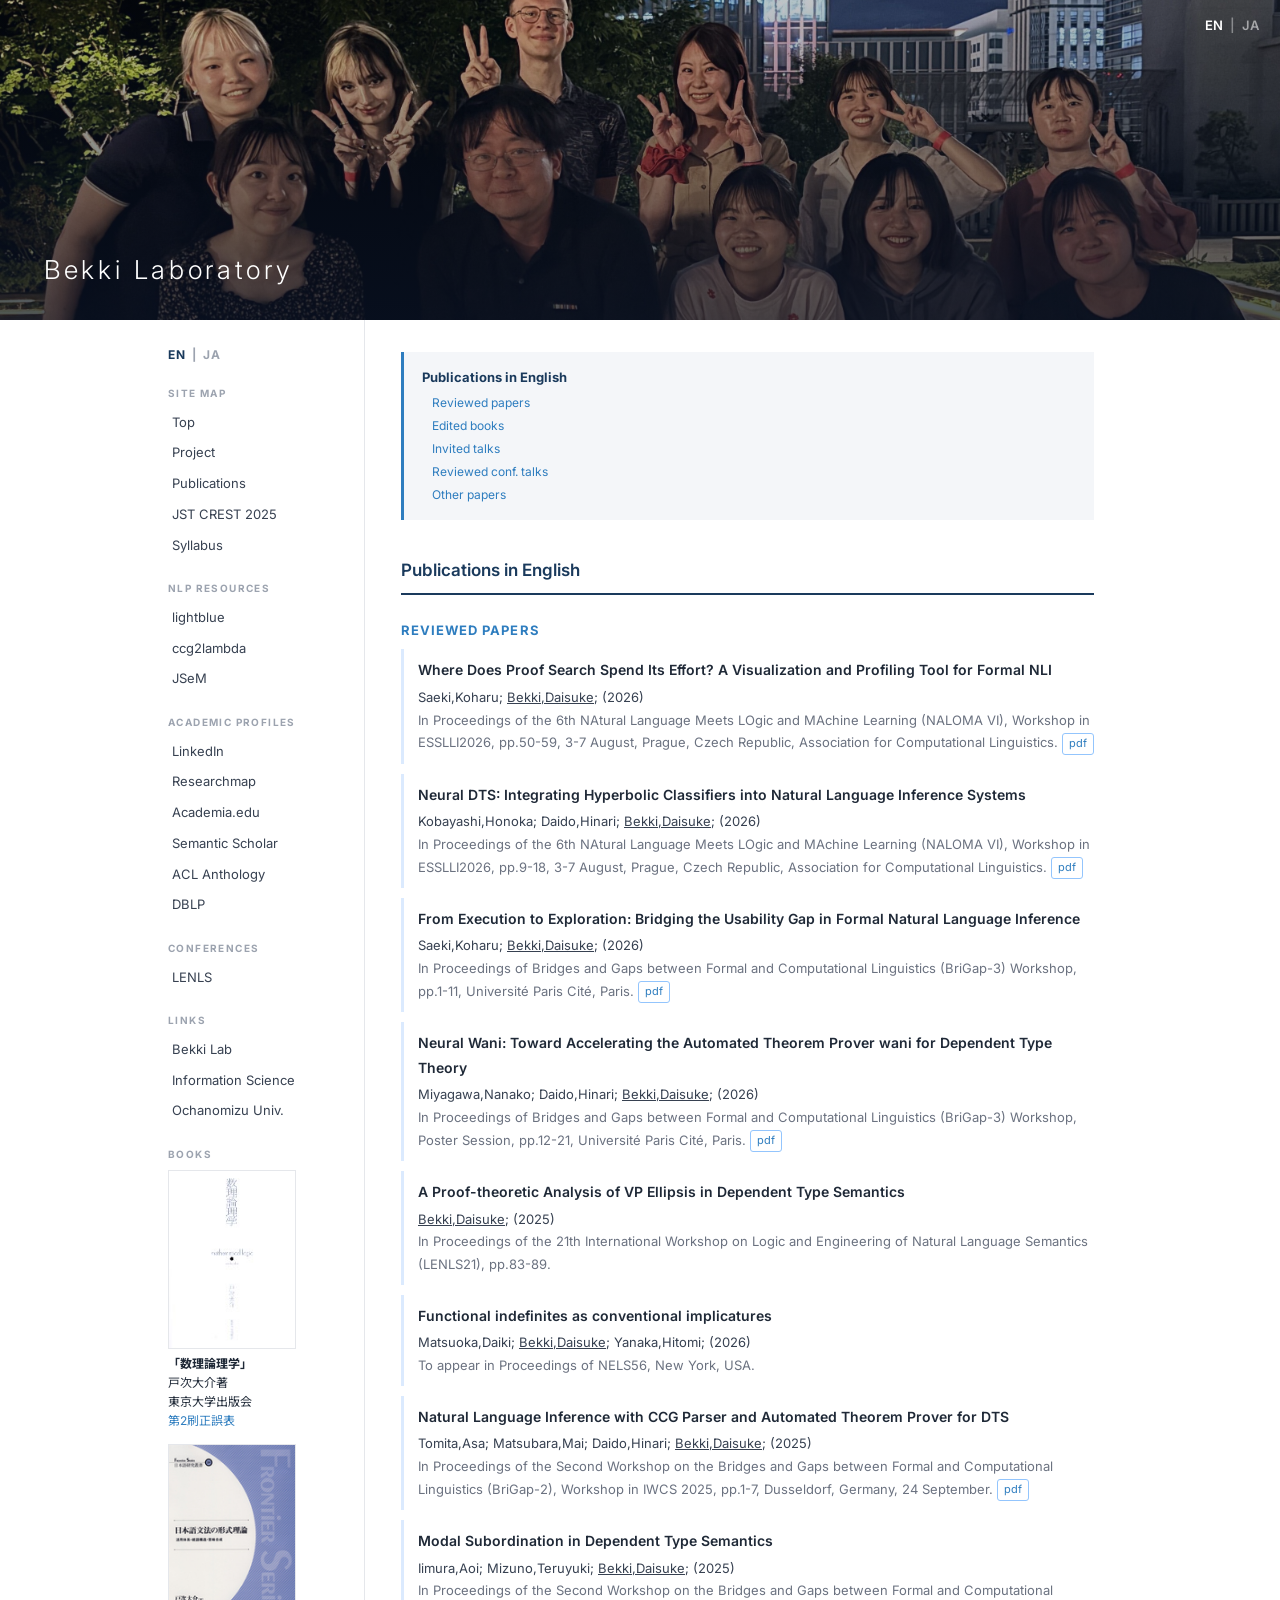
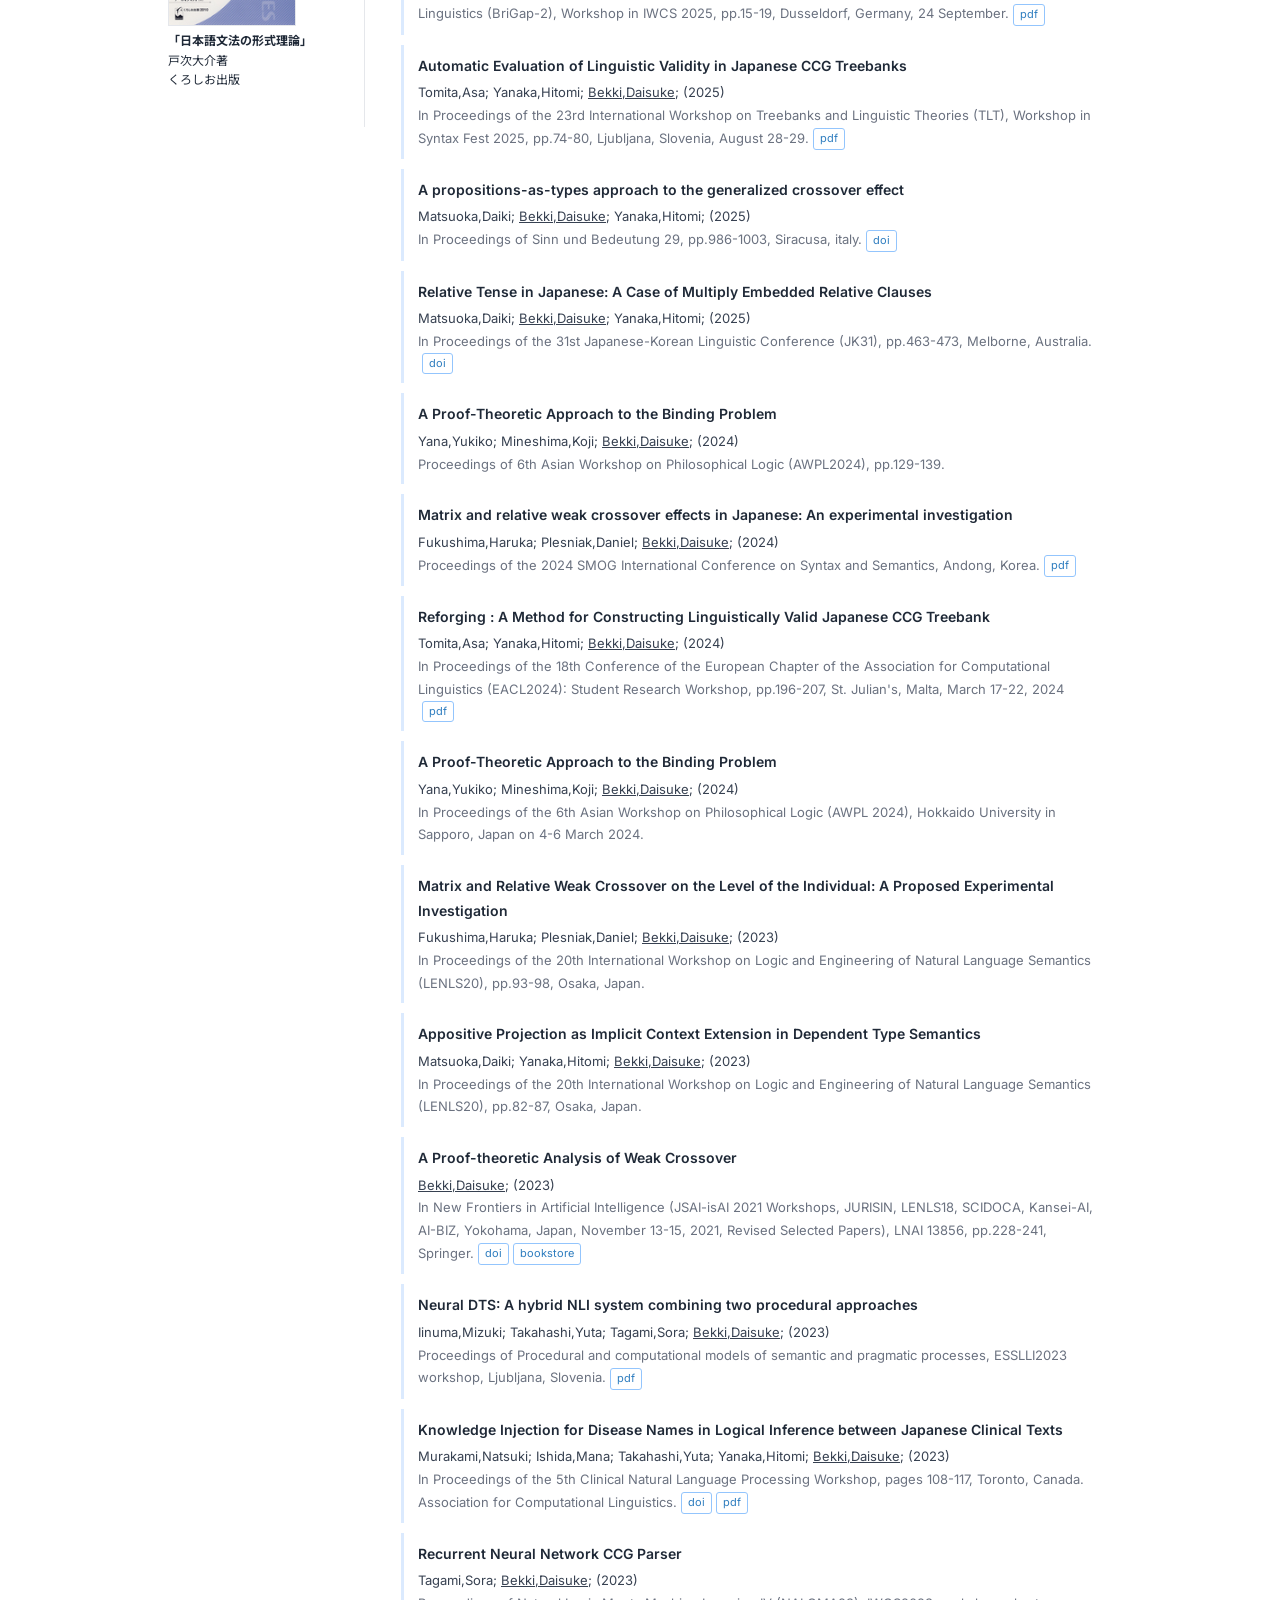
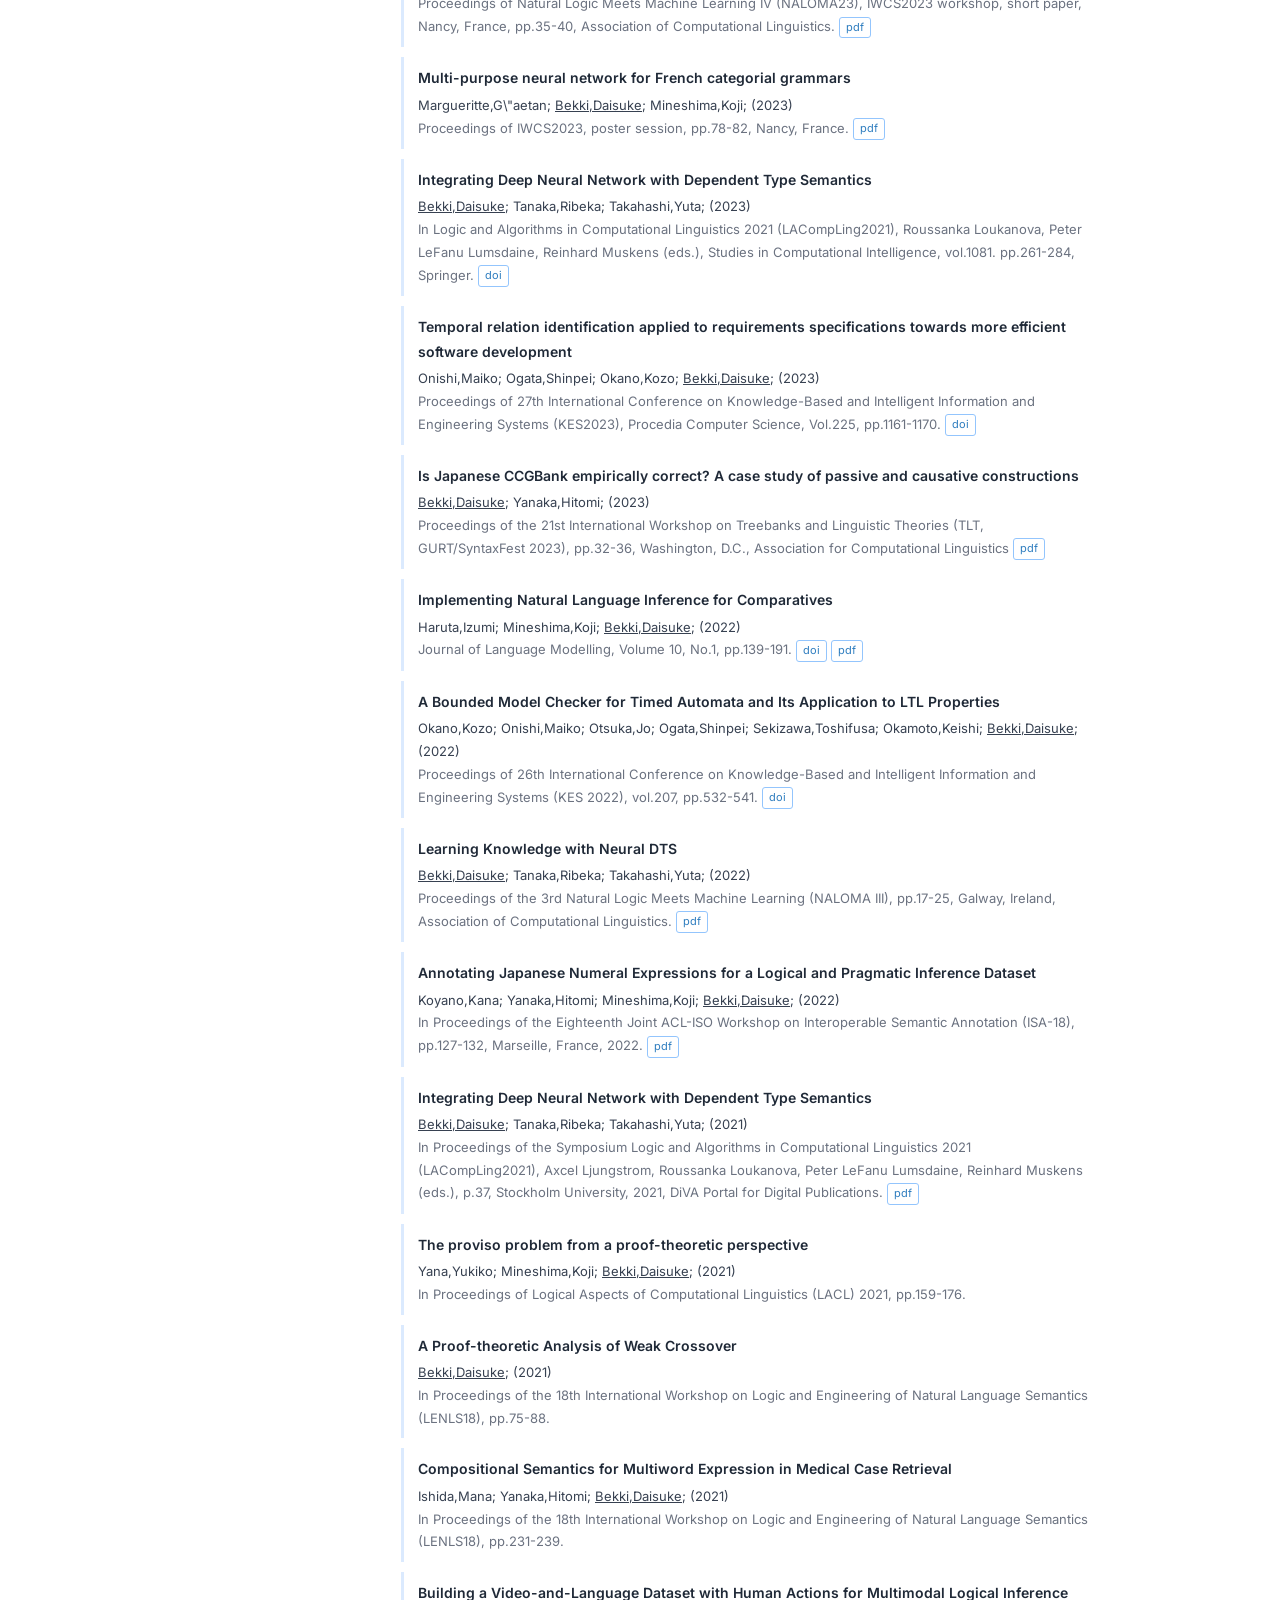
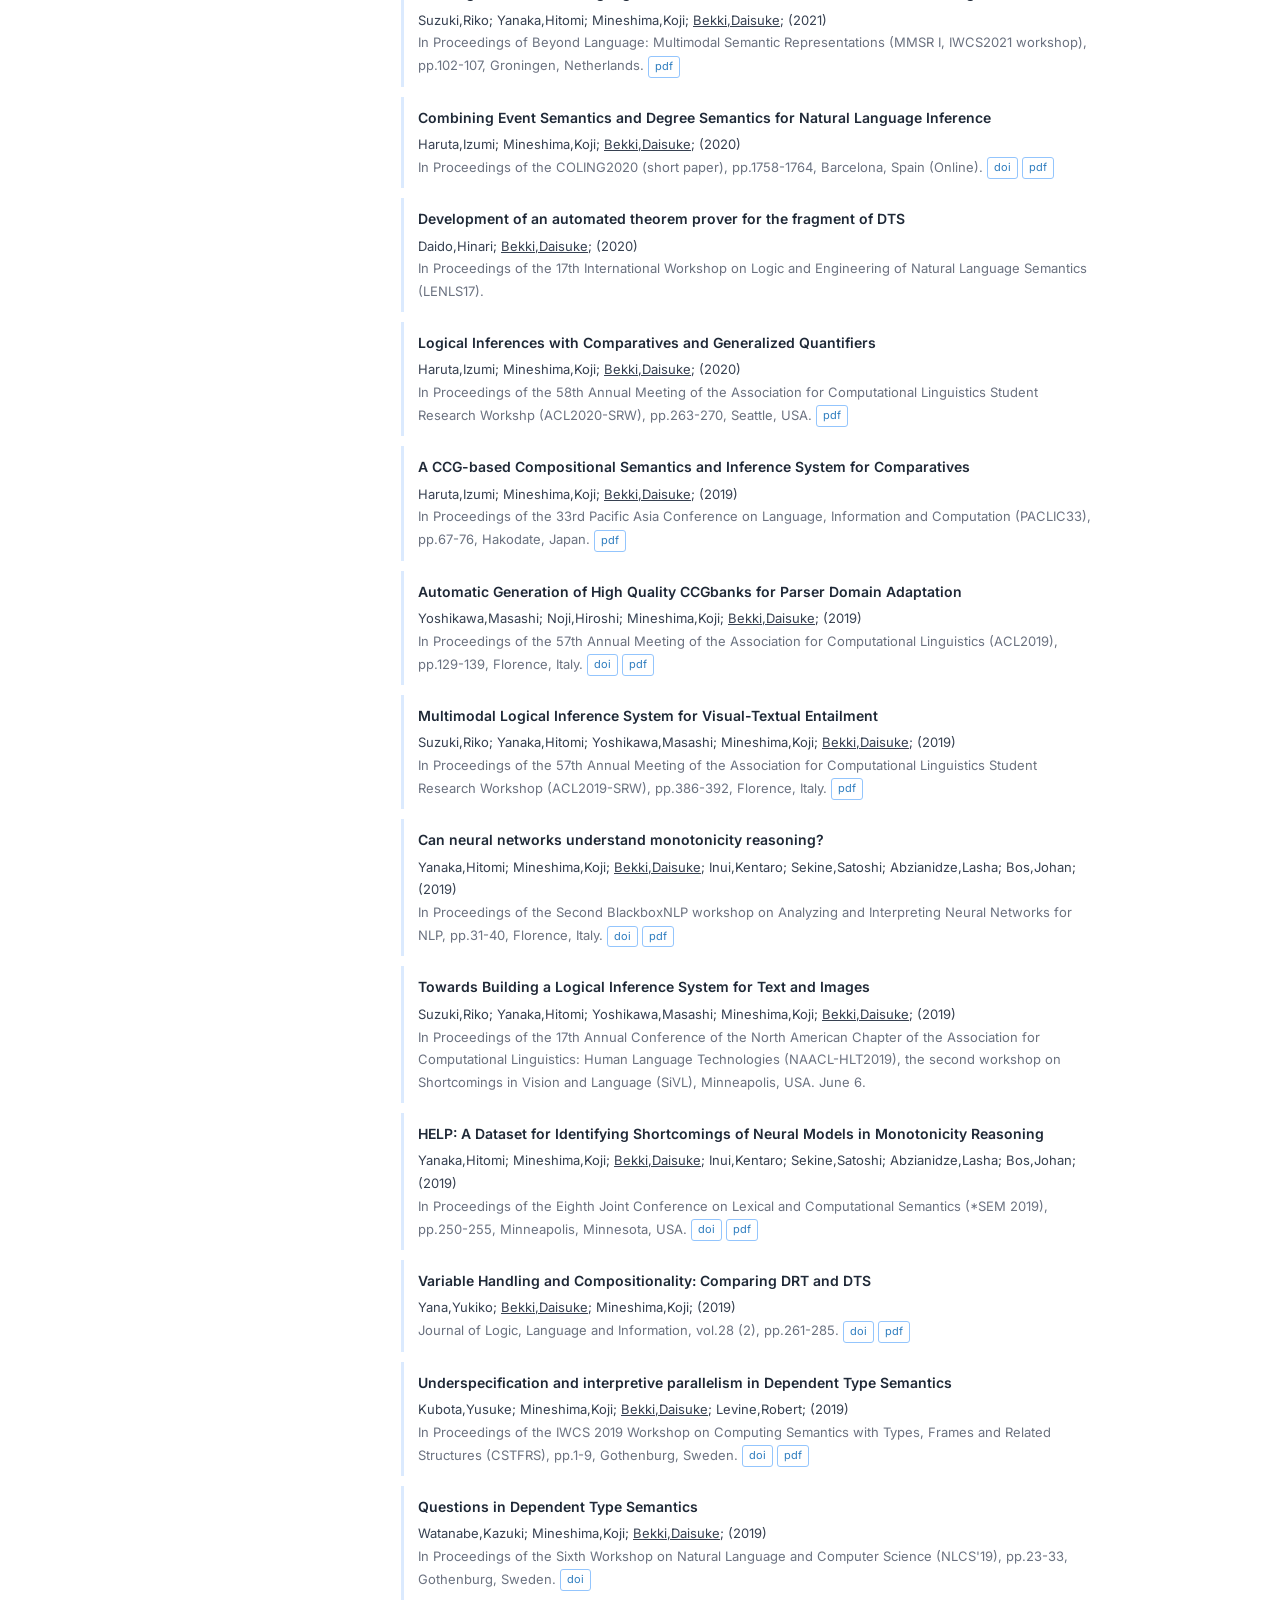
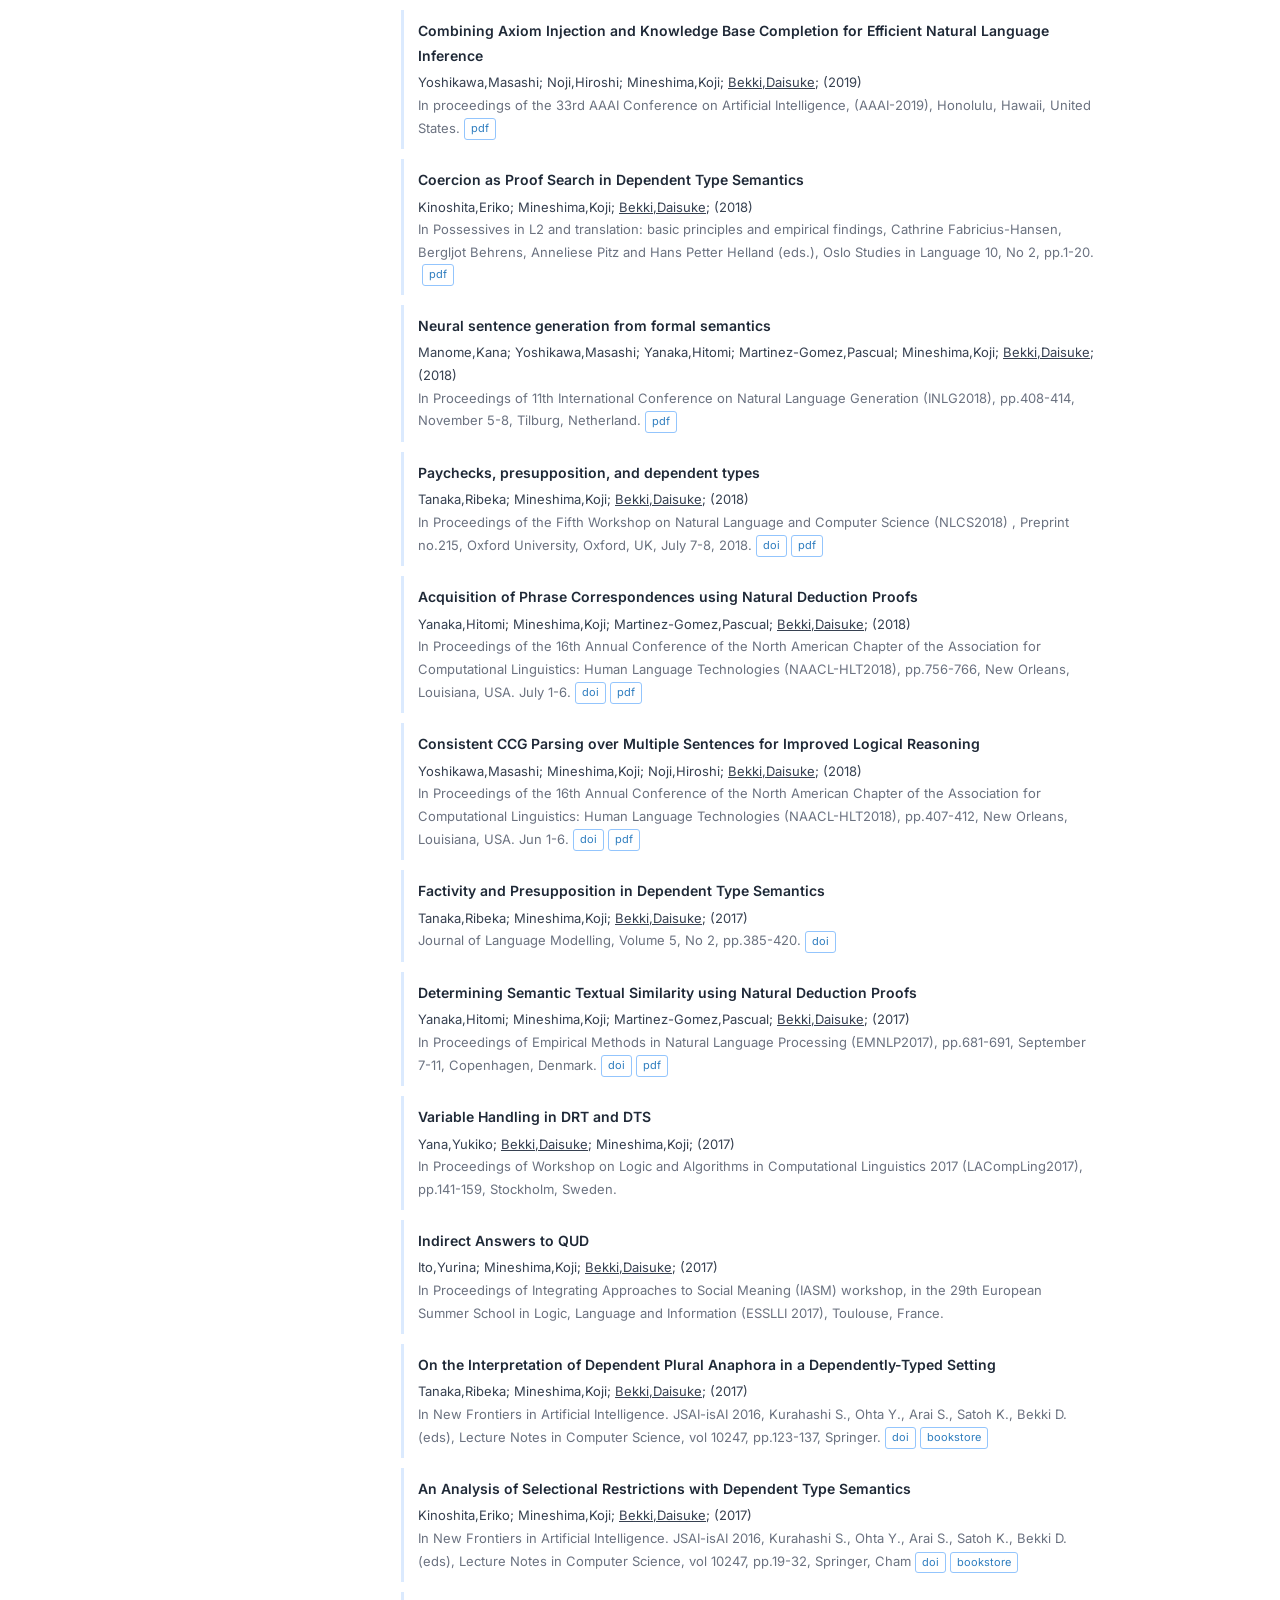
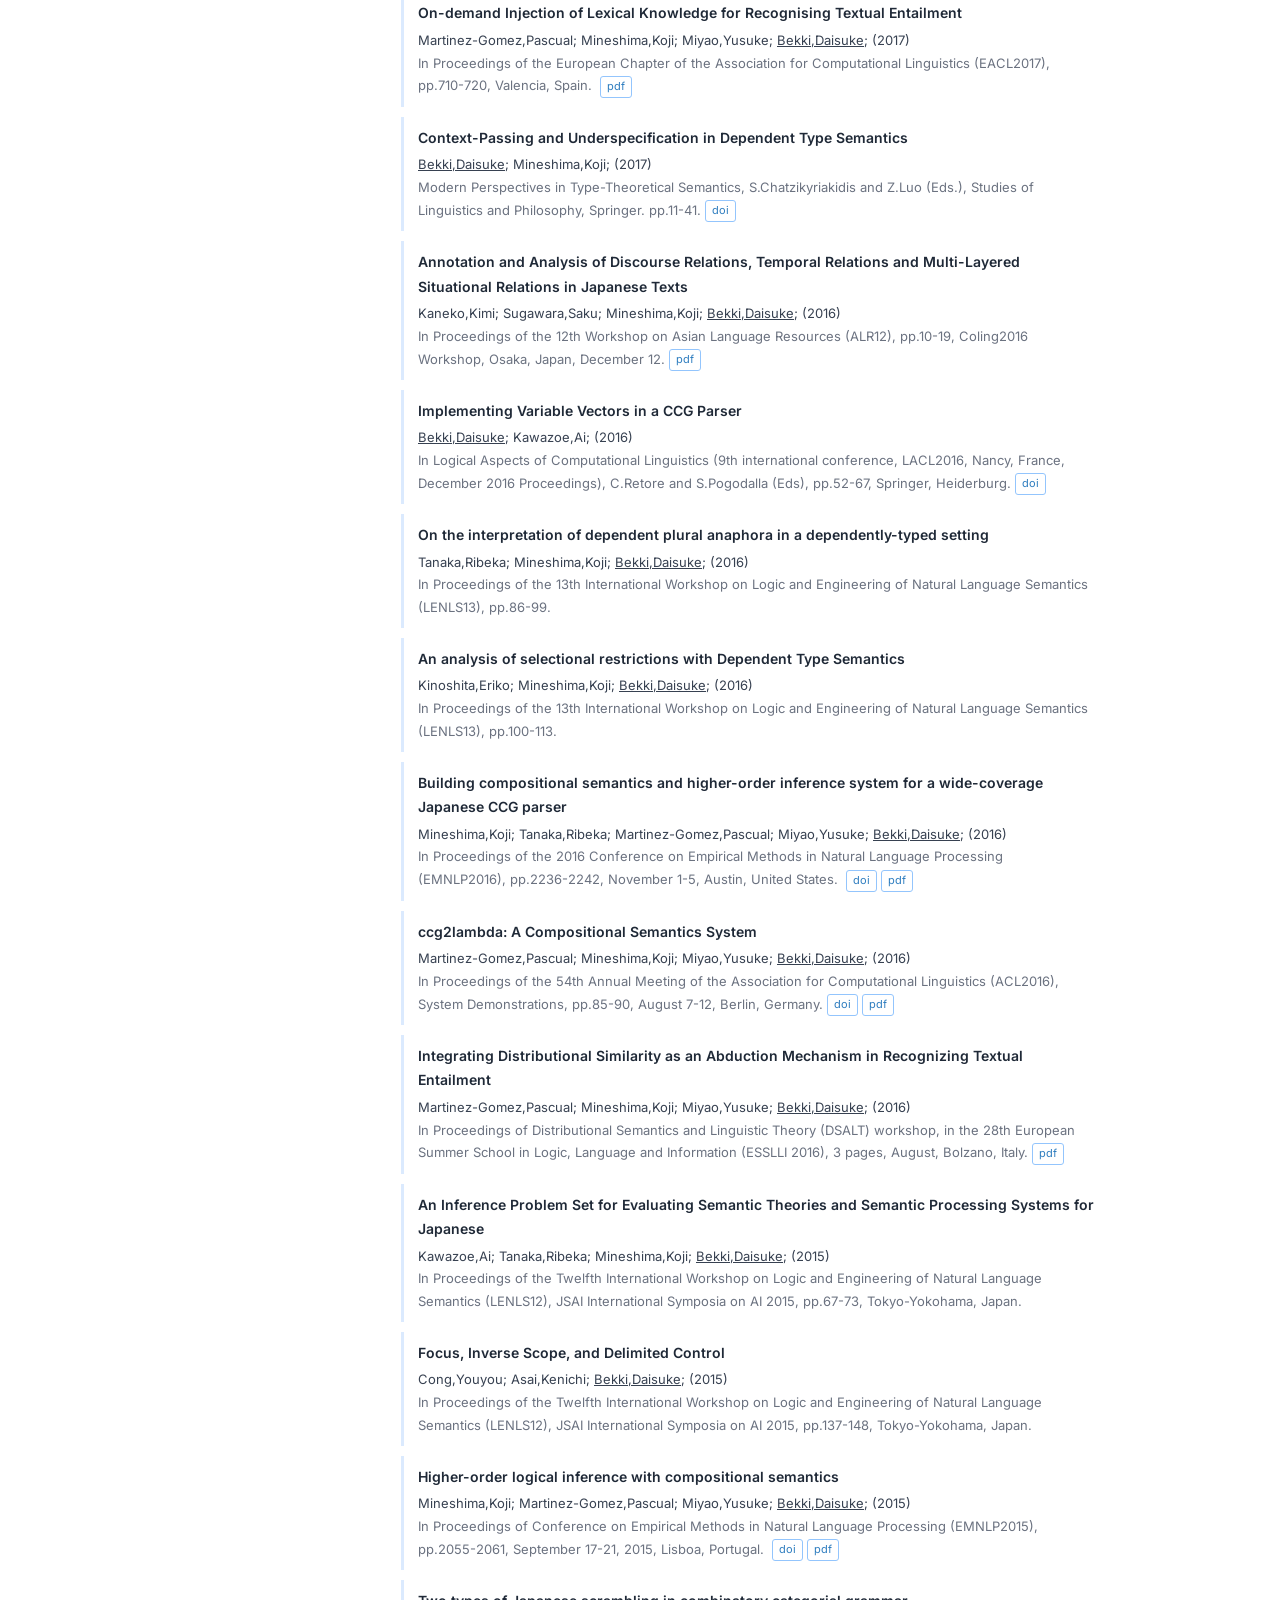
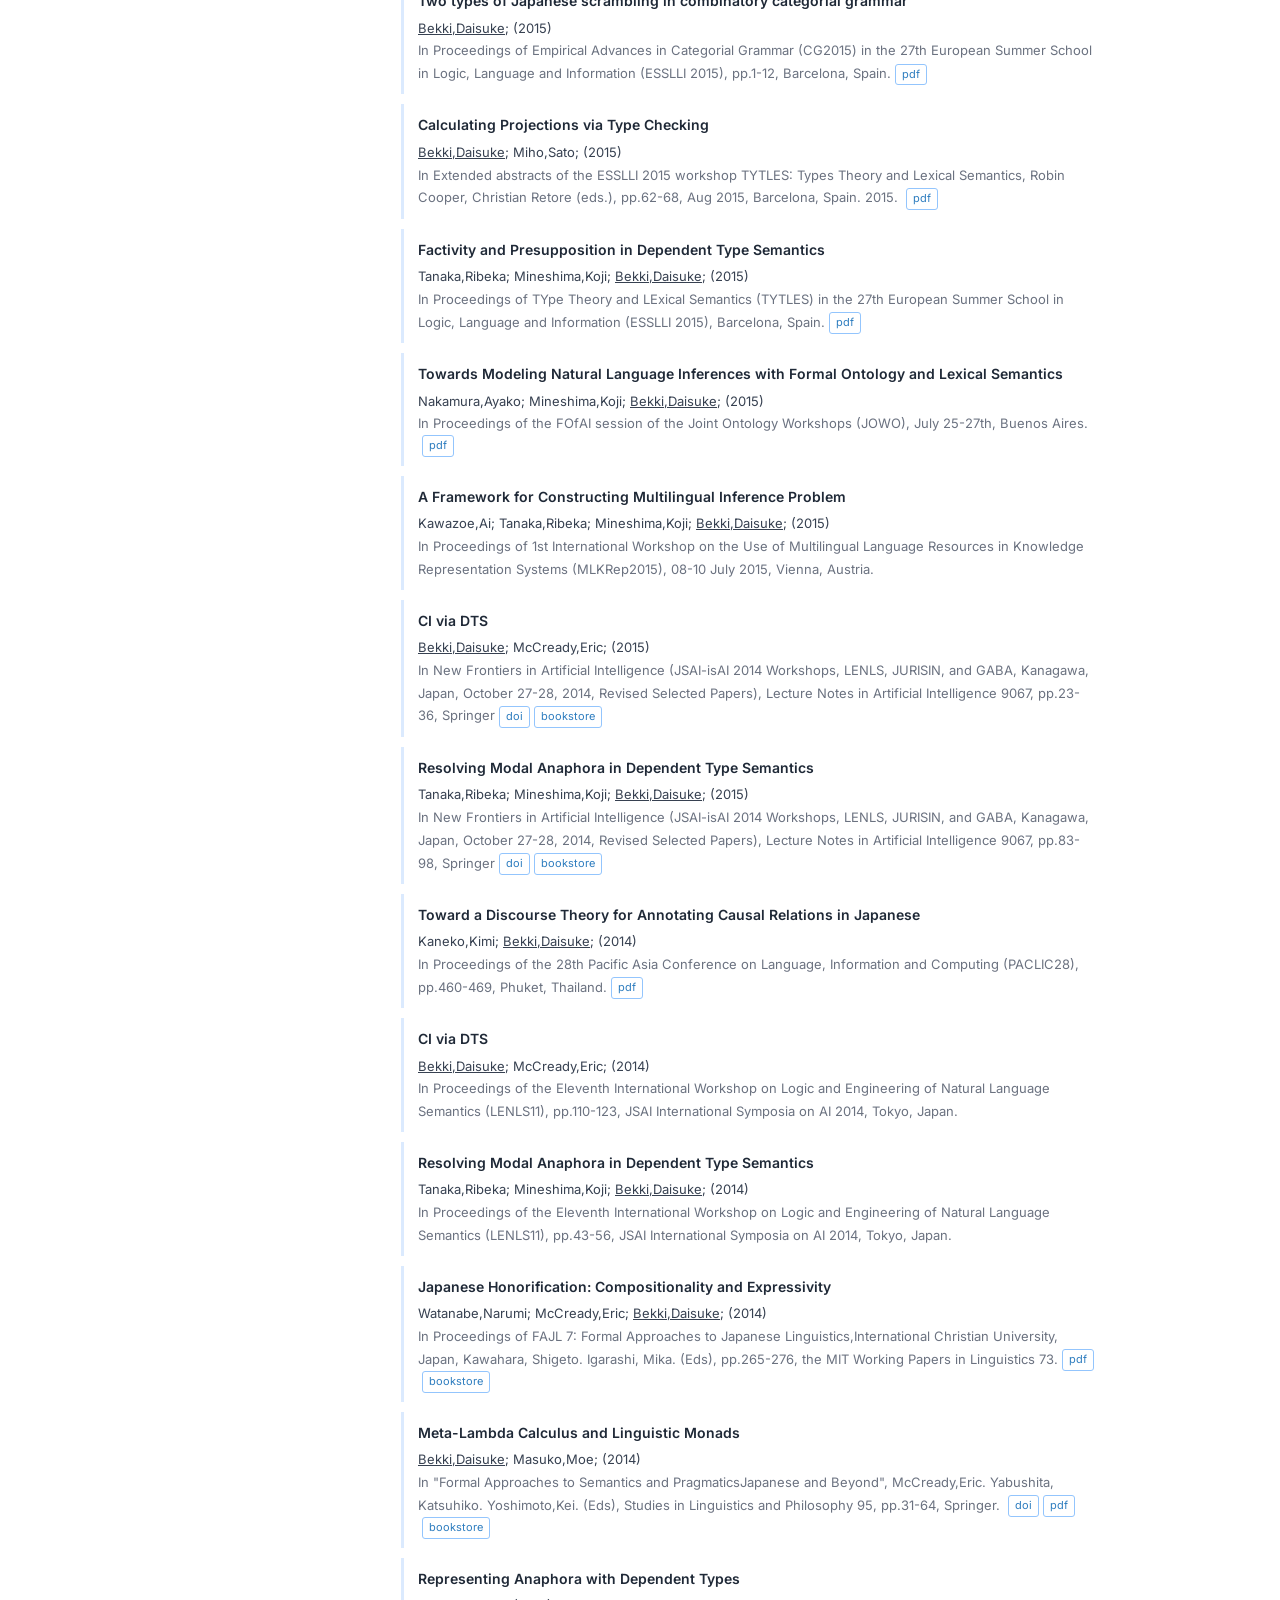
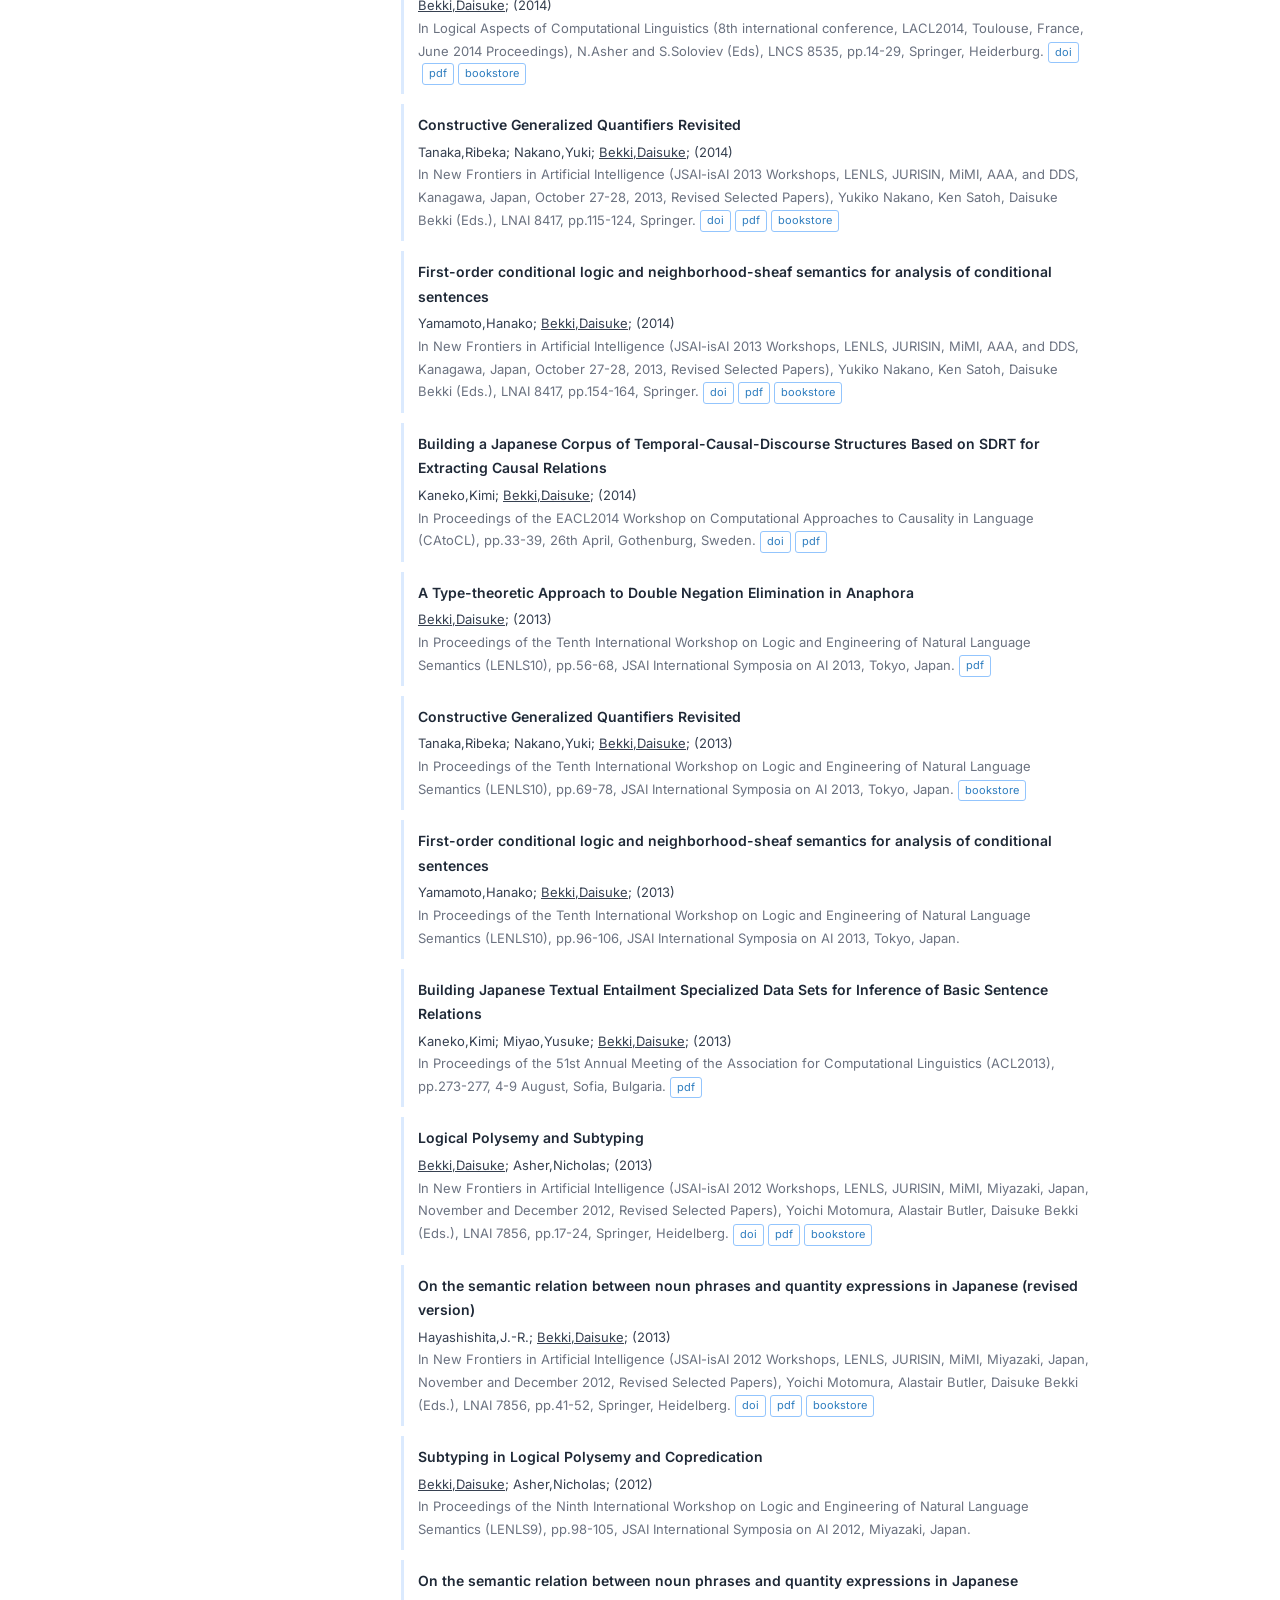
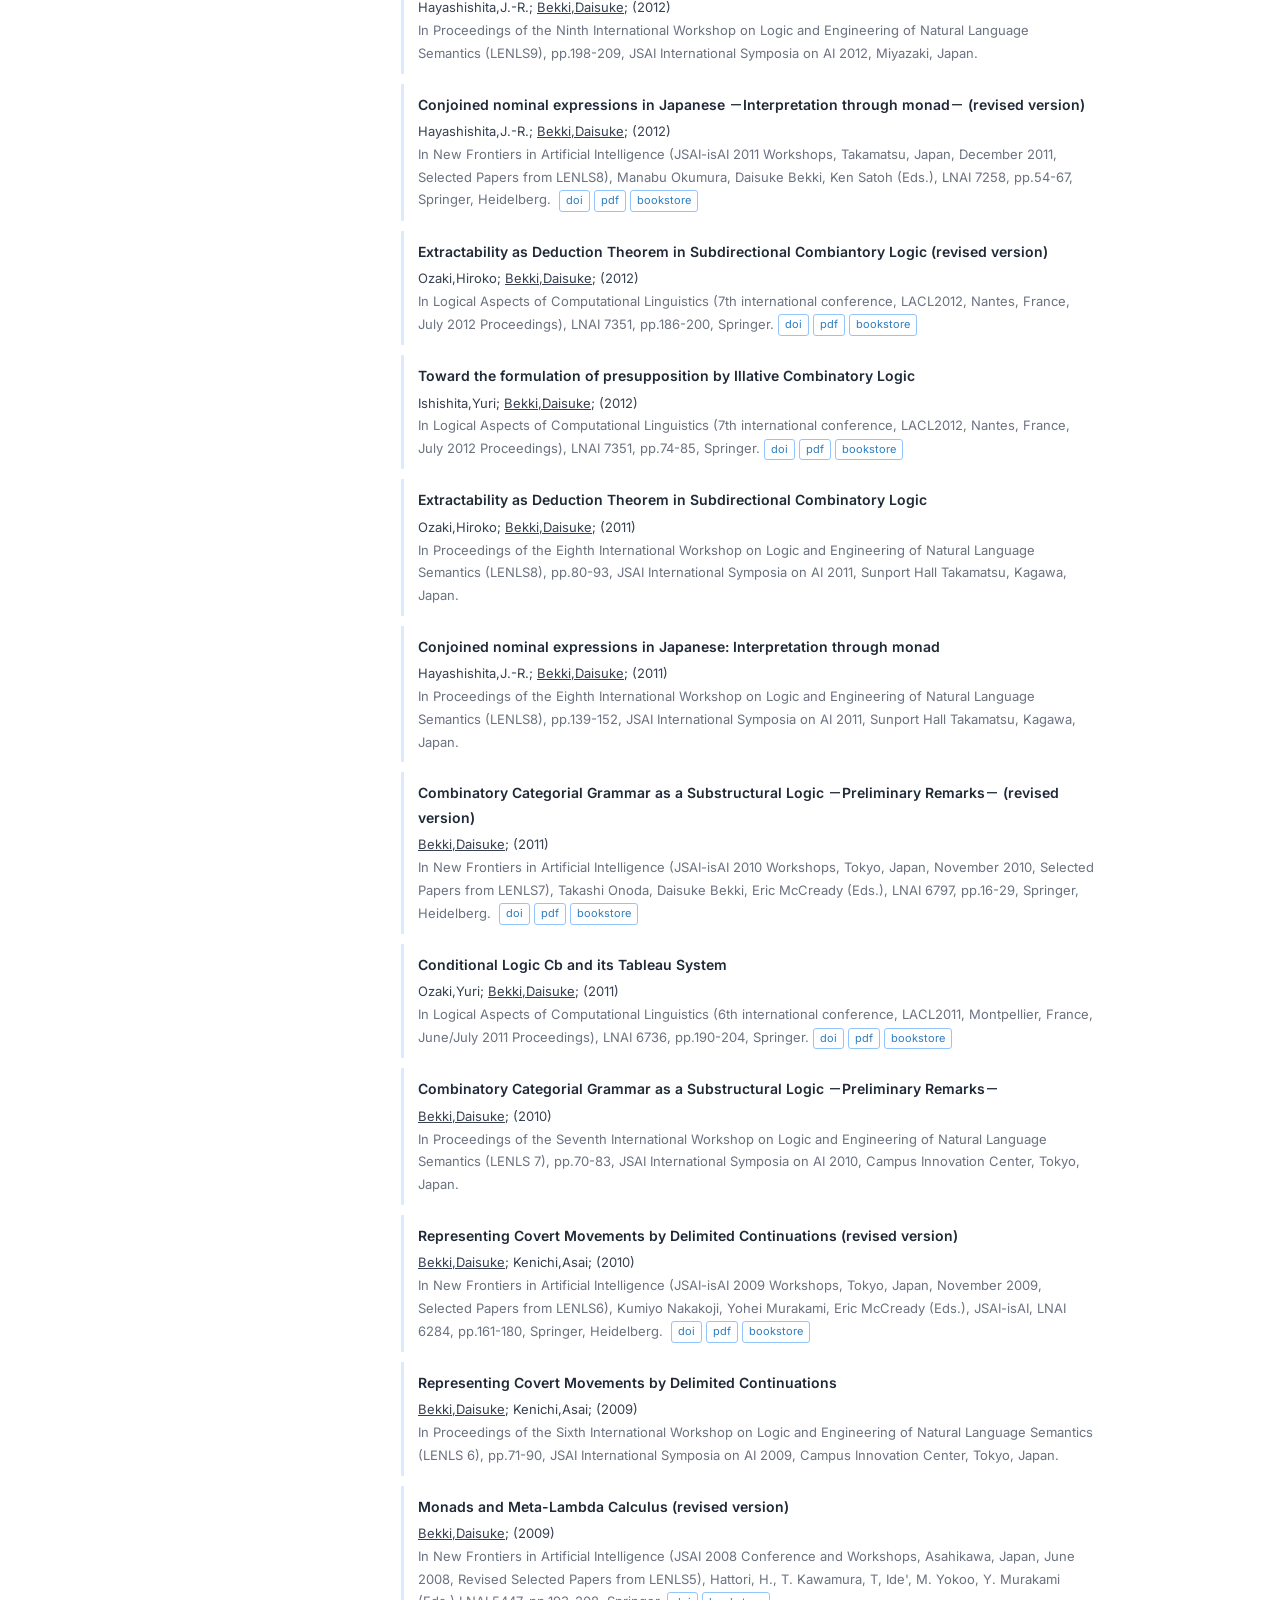
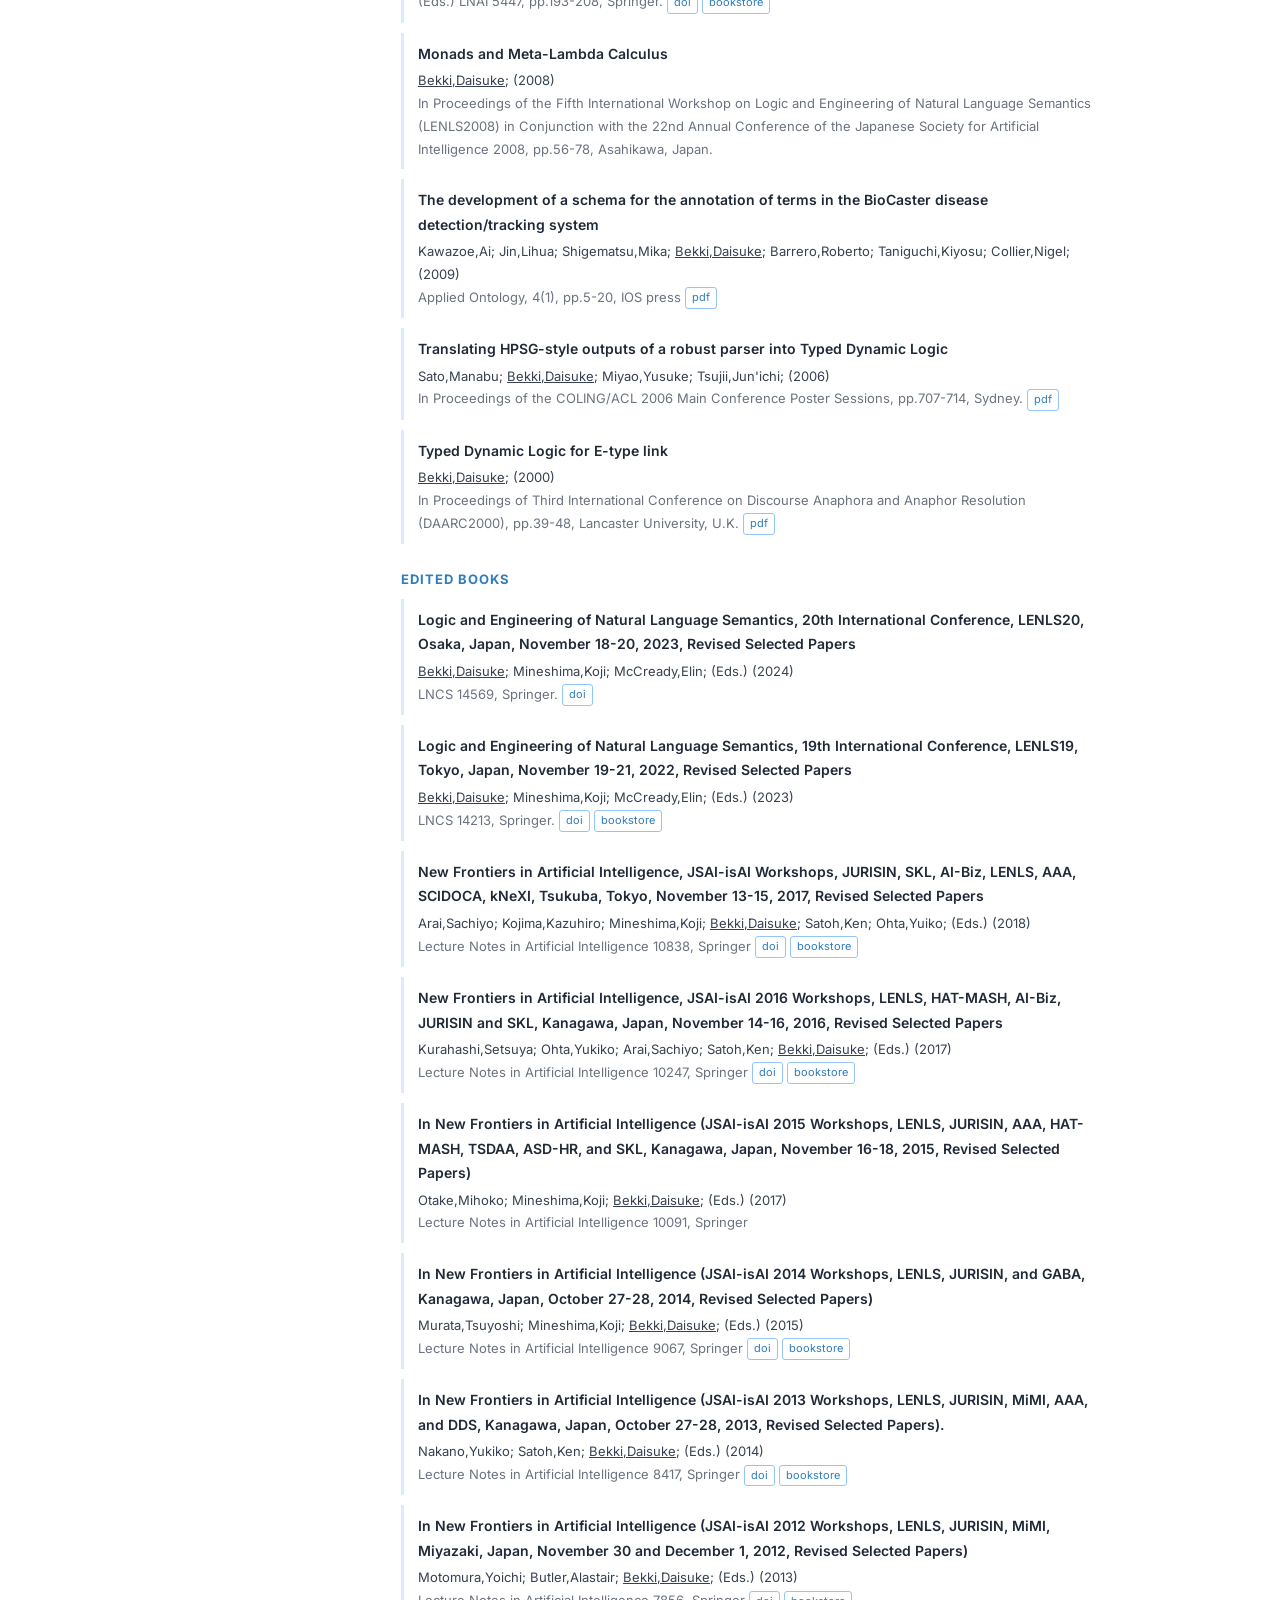
<file: publications.html>
<html xmlns="http://www.w3.org/1999/xhtml" xml:lang="en"><head><meta http-equiv="Content-Type" content="text/html; charset=utf-8"/><meta name="viewport" content="width=device-width, initial-scale=1.0"/><title>Bekki Laboratory — Daisuke Bekki</title><link rel="preconnect" href="https://fonts.googleapis.com"/><link rel="preconnect" href="https://fonts.gstatic.com" crossorigin="anonymous"/><link href="https://fonts.googleapis.com/css2?family=Inter:wght@300;400;600&amp;family=Noto+Sans+JP:wght@300;400;700&amp;display=swap" rel="stylesheet"/><link rel="stylesheet" href="style.css"/></head><body><div class="site-header"><div class="header-overlay"> </div><div class="lang-toggle"><span class="lang-current">EN</span><span class="lang-sep">|</span><a href="ja/publications.html">JA</a></div><div class="header-text"><h1>Bekki Laboratory</h1></div></div><div class="page-wrapper"><div class="sidebar"><details class="nav-details" open="open"><summary class="nav-summary">
              ☰ Menu</summary><div class="lang-toggle-sidebar"><span class="lang-current">EN</span><span class="lang-sep">|</span><a href="ja/publications.html">JA</a></div><span class="nav-label">Site Map</span><ul><li><a href="index.html">Top</a></li><li><a href="project.html">Project</a></li><li><a href="publications.html">Publications</a></li><li><a href="crest2025.html">JST CREST 2025</a></li><li><a href="http://www.is.ocha.ac.jp/~bekki/member/syllabi.html">Syllabus</a></li></ul><span class="nav-label">NLP Resources</span><ul><li><a href="https://github.com/DaisukeBekki/lightblue/" target="_top">lightblue</a></li><li><a href="https://github.com/mynlp/ccg2lambda" target="_top">ccg2lambda</a></li><li><a href="https://github.com/DaisukeBekki/JSeM/" target="_top">JSeM</a></li></ul><span class="nav-label">Academic Profiles</span><ul><li><a href="http://www.linkedin.com/in/daisukebekki" target="_blank">LinkedIn</a></li><li><a href="http://researchmap.jp/bekki/" target="_blank">Researchmap</a></li><li><a href="https://ocha.academia.edu/DaisukeBekki" target="_blank">Academia.edu</a></li><li><a href="https://www.semanticscholar.org/author/Daisuke-Bekki/2520156" target="_blank">Semantic Scholar</a></li><li><a href="https://www.aclweb.org/anthology/people/d/daisuke-bekki/" target="_blank">ACL Anthology</a></li><li><a href="https://dblp.uni-trier.de/pers/hd/b/Bekki:Daisuke" target="_blank">DBLP</a></li></ul><span class="nav-label">Conferences</span><ul><li><a href="https://lenls.github.io/">LENLS</a></li></ul><span class="nav-label">Links</span><ul><li><a href="https://bekkilab.notion.site/Bekkilab-Members-32e4b76a51ae4b03a18d9bd9fe2bbaf2">Bekki Lab</a></li><li><a href="http://www.is.ocha.ac.jp/" target="_blank">Information Science</a></li><li><a href="http://www.ocha.ac.jp/" target="_blank">Ochanomizu Univ.</a></li></ul><span class="nav-label">Books</span><div class="book-entry"><a href="http://www.amazon.co.jp/dp/4130629158/"><img src="images/LOGICbook.jpg" alt="数理論理学"/></a><b>「数理論理学」</b><br/>
              戸次大介著<br/>
              東京大学出版会<br/><a href="ErrataSecondPrinting.md">第2刷正誤表</a></div><div class="book-entry"><a href="http://www.amazon.co.jp/dp/4874244688/"><img src="images/CCGbook.jpg" alt="日本語文法の形式理論"/></a><b>「日本語文法の形式理論」</b><br/>
              戸次大介著<br/>
              くろしお出版
            </div></details></div><div class="main-content"><div xmlns="" class="toc-wrap"><dl><dt>Publications in English</dt><dd><a href="#reviewedE">Reviewed papers</a></dd><dd><a href="#editedbookE">Edited books</a></dd><dd><a href="#invitedtalkE">Invited talks</a></dd><dd><a href="#reviewedTalkE">Reviewed conf. talks</a></dd><dd><a href="#papersE">Other papers</a></dd></dl></div><div xmlns="" class="section-title">Publications in English</div><div xmlns="" class="subsection-title"><a name="reviewedE">Reviewed Papers</a></div><ul xmlns="" class="pub-list"><li class="pub-item"><div class="pub-title">Where Does Proof Search Spend Its Effort? A Visualization and Profiling Tool for Formal NLI</div><div class="pub-authors">Saeki,Koharu;
              <u>Bekki,Daisuke</u>;
              
      (2026)
    </div><div class="pub-source">In Proceedings of the 6th NAtural Language Meets LOgic and MAchine Learning (NALOMA VI), Workshop in ESSLLI2026, pp.50-59, 3-7 August, Prague, Czech Republic, Association for Computational Linguistics.<a class="pub-badge" href="https://aclanthology.org/2026.naloma-1.7.pdf">pdf</a></div></li><li class="pub-item"><div class="pub-title">Neural DTS: Integrating Hyperbolic Classifiers into Natural Language Inference Systems</div><div class="pub-authors">Kobayashi,Honoka;
              Daido,Hinari;
              <u>Bekki,Daisuke</u>;
              
      (2026)
    </div><div class="pub-source">In Proceedings of the 6th NAtural Language Meets LOgic and MAchine Learning (NALOMA VI), Workshop in ESSLLI2026, pp.9-18, 3-7 August, Prague, Czech Republic, Association for Computational Linguistics.<a class="pub-badge" href="https://aclanthology.org/2026.naloma-1.2.pdf">pdf</a></div></li><li class="pub-item"><div class="pub-title">From Execution to Exploration: Bridging the Usability Gap in Formal Natural Language Inference</div><div class="pub-authors">Saeki,Koharu;
              <u>Bekki,Daisuke</u>;
              
      (2026)
    </div><div class="pub-source">In Proceedings of Bridges and Gaps between Formal and Computational Linguistics (BriGap-3) Workshop, pp.1-11, Université Paris Cité, Paris.<a class="pub-badge" href="https://aclanthology.org/2026.brigap-1.1.pdf">pdf</a></div></li><li class="pub-item"><div class="pub-title">Neural Wani: Toward Accelerating the Automated Theorem Prover wani for Dependent Type Theory</div><div class="pub-authors">Miyagawa,Nanako;
              Daido,Hinari;
              <u>Bekki,Daisuke</u>;
              
      (2026)
    </div><div class="pub-source">In Proceedings of Bridges and Gaps between Formal and Computational Linguistics (BriGap-3) Workshop, Poster Session, pp.12-21, Université Paris Cité, Paris.<a class="pub-badge" href="https://aclanthology.org/2026.brigap-1.2.pdf">pdf</a></div></li><li class="pub-item"><div class="pub-title">A Proof-theoretic Analysis of VP Ellipsis in Dependent Type Semantics</div><div class="pub-authors"><u>Bekki,Daisuke</u>;
              
      (2025)
    </div><div class="pub-source">In Proceedings of the 21th International Workshop on Logic and Engineering of Natural Language Semantics (LENLS21), pp.83-89.</div></li><li class="pub-item"><div class="pub-title">Functional indefinites as conventional implicatures</div><div class="pub-authors">Matsuoka,Daiki;
              <u>Bekki,Daisuke</u>;
              Yanaka,Hitomi;
              
      (2026)
    </div><div class="pub-source">To appear in Proceedings of NELS56, New York, USA.</div></li><li class="pub-item"><div class="pub-title">Natural Language Inference with CCG Parser and Automated Theorem Prover for DTS</div><div class="pub-authors">Tomita,Asa;
              Matsubara,Mai;
              Daido,Hinari;
              <u>Bekki,Daisuke</u>;
              
      (2025)
    </div><div class="pub-source">In Proceedings of the Second Workshop on the Bridges and Gaps between Formal and Computational Linguistics (BriGap-2), Workshop in IWCS 2025, pp.1-7, Dusseldorf, Germany, 24 September.<a class="pub-badge" href="https://aclanthology.org/2025.brigap-1.1/">pdf</a></div></li><li class="pub-item"><div class="pub-title">Modal Subordination in Dependent Type Semantics</div><div class="pub-authors">Iimura,Aoi;
              Mizuno,Teruyuki;
              <u>Bekki,Daisuke</u>;
              
      (2025)
    </div><div class="pub-source">In Proceedings of the Second Workshop on the Bridges and Gaps between Formal and Computational Linguistics (BriGap-2), Workshop in IWCS 2025, pp.15-19, Dusseldorf, Germany, 24 September.<a class="pub-badge" href="https://aclanthology.org/2025.brigap-1.3/">pdf</a></div></li><li class="pub-item"><div class="pub-title">Automatic Evaluation of Linguistic Validity in Japanese CCG Treebanks</div><div class="pub-authors">Tomita,Asa;
              Yanaka,Hitomi;
              <u>Bekki,Daisuke</u>;
              
      (2025)
    </div><div class="pub-source">In Proceedings of the 23rd International Workshop on Treebanks and Linguistic Theories (TLT), Workshop in Syntax Fest 2025, pp.74-80, Ljubljana, Slovenia, August 28-29.<a class="pub-badge" href="https://aclanthology.org/2025.tlt-1.9/">pdf</a></div></li><li class="pub-item"><div class="pub-title">A propositions-as-types approach to the generalized crossover effect</div><div class="pub-authors">Matsuoka,Daiki;
              <u>Bekki,Daisuke</u>;
              Yanaka,Hitomi;
              
      (2025)
    </div><div class="pub-source">In Proceedings of Sinn und Bedeutung 29, pp.986-1003, Siracusa, italy.<a class="pub-badge" href="https://doi.org/10.18148/sub/2024.v29.1258">doi</a></div></li><li class="pub-item"><div class="pub-title">Relative Tense in Japanese: A Case of Multiply Embedded Relative Clauses</div><div class="pub-authors">Matsuoka,Daiki;
              <u>Bekki,Daisuke</u>;
              Yanaka,Hitomi;
              
      (2025)
    </div><div class="pub-source">In Proceedings of the 31st Japanese-Korean Linguistic Conference (JK31), pp.463-473, Melborne, Australia.<a class="pub-badge" href="https://doi.org/10.5070/J7.49055">doi</a></div></li><li class="pub-item"><div class="pub-title">A Proof-Theoretic Approach to the Binding Problem</div><div class="pub-authors">Yana,Yukiko;
              Mineshima,Koji;
              <u>Bekki,Daisuke</u>;
              
      (2024)
    </div><div class="pub-source">Proceedings of 6th Asian Workshop on Philosophical Logic (AWPL2024), pp.129-139.</div></li><li class="pub-item"><div class="pub-title">Matrix and relative weak crossover effects in Japanese: An experimental investigation</div><div class="pub-authors">Fukushima,Haruka;
              Plesniak,Daniel;
              <u>Bekki,Daisuke</u>;
              
      (2024)
    </div><div class="pub-source">Proceedings of the 2024 SMOG International Conference on Syntax and Semantics, Andong, Korea.<a class="pub-badge" href="https://arxiv.org/abs/2410.02149">pdf</a></div></li><li class="pub-item"><div class="pub-title">Reforging : A Method for Constructing Linguistically Valid Japanese CCG Treebank</div><div class="pub-authors">Tomita,Asa;
              Yanaka,Hitomi;
              <u>Bekki,Daisuke</u>;
              
      (2024)
    </div><div class="pub-source">In Proceedings of the 18th Conference of the European Chapter of the Association for Computational Linguistics (EACL2024): Student Research Workshop, pp.196-207, St. Julian's, Malta, March 17-22, 2024<a class="pub-badge" href="https://aclanthology.org/2024.eacl-srw.14.pdf">pdf</a></div></li><li class="pub-item"><div class="pub-title">A Proof-Theoretic Approach to the Binding Problem</div><div class="pub-authors">Yana,Yukiko;
              Mineshima,Koji;
              <u>Bekki,Daisuke</u>;
              
      (2024)
    </div><div class="pub-source">In Proceedings of the 6th Asian Workshop on Philosophical Logic (AWPL 2024), Hokkaido University in Sapporo, Japan on 4-6 March 2024.</div></li><li class="pub-item"><div class="pub-title">Matrix and Relative Weak Crossover on the Level of the Individual: A Proposed Experimental Investigation</div><div class="pub-authors">Fukushima,Haruka;
              Plesniak,Daniel;
              <u>Bekki,Daisuke</u>;
              
      (2023)
    </div><div class="pub-source">In Proceedings of the 20th International Workshop on Logic and Engineering of Natural Language Semantics (LENLS20), pp.93-98, Osaka, Japan.</div></li><li class="pub-item"><div class="pub-title">Appositive Projection as Implicit Context Extension in Dependent Type Semantics</div><div class="pub-authors">Matsuoka,Daiki;
              Yanaka,Hitomi;
              <u>Bekki,Daisuke</u>;
              
      (2023)
    </div><div class="pub-source">In Proceedings of the 20th International Workshop on Logic and Engineering of Natural Language Semantics (LENLS20), pp.82-87, Osaka, Japan.</div></li><li class="pub-item"><div class="pub-title">A Proof-theoretic Analysis of Weak Crossover</div><div class="pub-authors"><u>Bekki,Daisuke</u>;
              
      (2023)
    </div><div class="pub-source">In New Frontiers in Artificial Intelligence (JSAI-isAI 2021 Workshops, JURISIN, LENLS18, SCIDOCA, Kansei-AI, AI-BIZ, Yokohama, Japan, November 13-15, 2021, Revised Selected Papers), LNAI 13856, pp.228-241, Springer.<a class="pub-badge" href="https://doi.org/10.1007/978-3-031-36190-6_16">doi</a><a class="pub-badge" href="https://link.springer.com/chapter/10.1007/978-3-031-36190-6_16">bookstore</a></div></li><li class="pub-item"><div class="pub-title">Neural DTS: A hybrid NLI system combining two procedural approaches</div><div class="pub-authors">Iinuma,Mizuki;
              Takahashi,Yuta;
              Tagami,Sora;
              <u>Bekki,Daisuke</u>;
              
      (2023)
    </div><div class="pub-source">Proceedings of Procedural and computational models of semantic and pragmatic processes, ESSLLI2023 workshop, Ljubljana, Slovenia.<a class="pub-badge" href="https://prosandcomps.github.io/assets/pdf/abstracts/ProsComps23_Iinuma_et_al.pdf">pdf</a></div></li><li class="pub-item"><div class="pub-title">Knowledge Injection for Disease Names in Logical Inference between Japanese Clinical Texts</div><div class="pub-authors">Murakami,Natsuki;
              Ishida,Mana;
              Takahashi,Yuta;
              Yanaka,Hitomi;
              <u>Bekki,Daisuke</u>;
              
      (2023)
    </div><div class="pub-source">In Proceedings of the 5th Clinical Natural Language Processing Workshop, pages 108-117, Toronto, Canada. Association for Computational Linguistics.<a class="pub-badge" href="https://doi.org/10.18653/v1/2023.clinicalnlp-1.14">doi</a><a class="pub-badge" href="https://aclanthology.org/2023.clinicalnlp-1.14.pdf">pdf</a></div></li><li class="pub-item"><div class="pub-title">Recurrent Neural Network CCG Parser</div><div class="pub-authors">Tagami,Sora;
              <u>Bekki,Daisuke</u>;
              
      (2023)
    </div><div class="pub-source">Proceedings of Natural Logic Meets Machine Learning IV (NALOMA23), IWCS2023 workshop, short paper, Nancy, France, pp.35-40, Association of Computational Linguistics.<a class="pub-badge" href="https://aclanthology.org/2023.naloma-1.4.pdf">pdf</a></div></li><li class="pub-item"><div class="pub-title">Multi-purpose neural network for French categorial grammars</div><div class="pub-authors">Margueritte,G\"aetan;
              <u>Bekki,Daisuke</u>;
              Mineshima,Koji;
              
      (2023)
    </div><div class="pub-source">Proceedings of IWCS2023, poster session, pp.78-82, Nancy, France.<a class="pub-badge" href="https://aclanthology.org/2023.iwcs-1.8/">pdf</a></div></li><li class="pub-item"><div class="pub-title">Integrating Deep Neural Network with Dependent Type Semantics</div><div class="pub-authors"><u>Bekki,Daisuke</u>;
              Tanaka,Ribeka;
              Takahashi,Yuta;
              
      (2023)
    </div><div class="pub-source">In Logic and Algorithms in Computational Linguistics 2021 (LACompLing2021), Roussanka Loukanova, Peter LeFanu Lumsdaine, Reinhard Muskens (eds.), Studies in Computational Intelligence, vol.1081. pp.261-284, Springer.<a class="pub-badge" href="https://doi.org/10.1007/978-3-031-21780-7_11">doi</a></div></li><li class="pub-item"><div class="pub-title">Temporal relation identification applied to requirements specifications towards more efficient software development</div><div class="pub-authors">Onishi,Maiko;
              Ogata,Shinpei;
              Okano,Kozo;
              <u>Bekki,Daisuke</u>;
              
      (2023)
    </div><div class="pub-source">Proceedings of 27th International Conference on Knowledge-Based and Intelligent Information and Engineering Systems (KES2023), Procedia Computer Science, Vol.225, pp.1161-1170.<a class="pub-badge" href="https://doi.org/10.1016/j.procs.2023.10.104">doi</a></div></li><li class="pub-item"><div class="pub-title">Is Japanese CCGBank empirically correct? A case study of passive and causative constructions</div><div class="pub-authors"><u>Bekki,Daisuke</u>;
              Yanaka,Hitomi;
              
      (2023)
    </div><div class="pub-source">Proceedings of the 21st International Workshop on Treebanks and Linguistic Theories (TLT, GURT/SyntaxFest 2023), pp.32-36, Washington, D.C., Association for Computational Linguistics<a class="pub-badge" href="https://aclanthology.org/2023.tlt-1.4.pdf">pdf</a></div></li><li class="pub-item"><div class="pub-title">Implementing Natural Language Inference for Comparatives</div><div class="pub-authors">Haruta,Izumi;
              Mineshima,Koji;
              <u>Bekki,Daisuke</u>;
              
      (2022)
    </div><div class="pub-source">Journal of Language Modelling, Volume 10, No.1, pp.139-191.<a class="pub-badge" href="https://doi.org/10.15398/jlm.v10i1.294">doi</a><a class="pub-badge" href="https://jlm.ipipan.waw.pl/index.php/JLM/article/view/294/264">pdf</a></div></li><li class="pub-item"><div class="pub-title">A Bounded Model Checker for Timed Automata and Its Application to LTL Properties</div><div class="pub-authors">Okano,Kozo;
              Onishi,Maiko;
              Otsuka,Jo;
              Ogata,Shinpei;
              Sekizawa,Toshifusa;
              Okamoto,Keishi;
              <u>Bekki,Daisuke</u>;
              
      (2022)
    </div><div class="pub-source">Proceedings of 26th International Conference on Knowledge-Based and Intelligent Information and Engineering Systems (KES 2022), vol.207, pp.532-541.<a class="pub-badge" href="https://doi.org/10.1016/j.procs.2022.09.108">doi</a></div></li><li class="pub-item"><div class="pub-title">Learning Knowledge with Neural DTS</div><div class="pub-authors"><u>Bekki,Daisuke</u>;
              Tanaka,Ribeka;
              Takahashi,Yuta;
              
      (2022)
    </div><div class="pub-source">Proceedings of the 3rd Natural Logic Meets Machine Learning (NALOMA III), pp.17-25, Galway, Ireland, Association of Computational Linguistics.<a class="pub-badge" href="https://aclanthology.org/2022.naloma-1.3.pdf">pdf</a></div></li><li class="pub-item"><div class="pub-title">Annotating Japanese Numeral Expressions for a Logical and Pragmatic Inference Dataset</div><div class="pub-authors">Koyano,Kana;
              Yanaka,Hitomi;
              Mineshima,Koji;
              <u>Bekki,Daisuke</u>;
              
      (2022)
    </div><div class="pub-source">In Proceedings of the Eighteenth Joint ACL-ISO Workshop on Interoperable Semantic Annotation (ISA-18), pp.127-132, Marseille, France, 2022.<a class="pub-badge" href="https://sigsem.uvt.nl/isa18/ISA-18_Proceedings.pdf">pdf</a></div></li><li class="pub-item"><div class="pub-title">Integrating Deep Neural Network with Dependent Type Semantics</div><div class="pub-authors"><u>Bekki,Daisuke</u>;
              Tanaka,Ribeka;
              Takahashi,Yuta;
              
      (2021)
    </div><div class="pub-source">In Proceedings of the Symposium Logic and Algorithms in Computational Linguistics 2021 (LACompLing2021), 
	Axcel Ljungstrom, Roussanka Loukanova, Peter LeFanu Lumsdaine, Reinhard Muskens (eds.), p.37, Stockholm University, 2021, DiVA Portal for Digital Publications.<a class="pub-badge" href="https://su.diva-portal.org/smash/record.jsf?pid=diva2:1623904">pdf</a></div></li><li class="pub-item"><div class="pub-title">The proviso problem from a proof-theoretic perspective</div><div class="pub-authors">Yana,Yukiko;
              Mineshima,Koji;
              <u>Bekki,Daisuke</u>;
              
      (2021)
    </div><div class="pub-source">In Proceedings of Logical Aspects of Computational Linguistics (LACL) 2021, pp.159-176.</div></li><li class="pub-item"><div class="pub-title">A Proof-theoretic Analysis of Weak Crossover</div><div class="pub-authors"><u>Bekki,Daisuke</u>;
              
      (2021)
    </div><div class="pub-source">In Proceedings of the 18th International Workshop on Logic and Engineering of Natural Language Semantics (LENLS18), pp.75-88.</div></li><li class="pub-item"><div class="pub-title">Compositional Semantics for Multiword Expression in Medical Case Retrieval</div><div class="pub-authors">Ishida,Mana;
              Yanaka,Hitomi;
              <u>Bekki,Daisuke</u>;
              
      (2021)
    </div><div class="pub-source">In Proceedings of the 18th International Workshop on Logic and Engineering of Natural Language Semantics (LENLS18), pp.231-239.</div></li><li class="pub-item"><div class="pub-title">Building a Video-and-Language Dataset with Human Actions for Multimodal Logical Inference</div><div class="pub-authors">Suzuki,Riko;
              Yanaka,Hitomi;
              Mineshima,Koji;
              <u>Bekki,Daisuke</u>;
              
      (2021)
    </div><div class="pub-source">In Proceedings of Beyond Language: Multimodal Semantic Representations (MMSR I, IWCS2021 workshop), pp.102-107, Groningen, Netherlands.<a class="pub-badge" href="https://aclanthology.org/2021.mmsr-1.10.pdf">pdf</a></div></li><li class="pub-item"><div class="pub-title">Combining Event Semantics and Degree Semantics for Natural Language Inference</div><div class="pub-authors">Haruta,Izumi;
              Mineshima,Koji;
              <u>Bekki,Daisuke</u>;
              
      (2020)
    </div><div class="pub-source">In Proceedings of the COLING2020 (short paper), pp.1758-1764, Barcelona, Spain (Online).<a class="pub-badge" href="https://doi.org/10.18653/v1/2020.coling-main.156">doi</a><a class="pub-badge" href="https://www.aclweb.org/anthology/2020.coling-main.156/">pdf</a></div></li><li class="pub-item"><div class="pub-title">Development of an automated theorem prover for the fragment of DTS</div><div class="pub-authors">Daido,Hinari;
              <u>Bekki,Daisuke</u>;
              
      (2020)
    </div><div class="pub-source">In Proceedings of the 17th International Workshop on Logic and Engineering of Natural Language Semantics (LENLS17).</div></li><li class="pub-item"><div class="pub-title">Logical Inferences with Comparatives and Generalized Quantifiers</div><div class="pub-authors">Haruta,Izumi;
              Mineshima,Koji;
              <u>Bekki,Daisuke</u>;
              
      (2020)
    </div><div class="pub-source">In Proceedings of the 58th Annual Meeting of the Association for Computational Linguistics Student Research Workshp (ACL2020-SRW), pp.263-270, Seattle, USA.<a class="pub-badge" href="https://www.aclweb.org/anthology/2020.acl-srw.35.pdf">pdf</a></div></li><li class="pub-item"><div class="pub-title">A CCG-based Compositional Semantics and Inference System for Comparatives</div><div class="pub-authors">Haruta,Izumi;
              Mineshima,Koji;
              <u>Bekki,Daisuke</u>;
              
      (2019)
    </div><div class="pub-source">In Proceedings of the 33rd Pacific Asia Conference on Language, Information and Computation (PACLIC33), pp.67-76, Hakodate, Japan.<a class="pub-badge" href="https://arxiv.org/abs/1910.00930">pdf</a></div></li><li class="pub-item"><div class="pub-title">Automatic Generation of High Quality CCGbanks for Parser Domain Adaptation</div><div class="pub-authors">Yoshikawa,Masashi;
              Noji,Hiroshi;
              Mineshima,Koji;
              <u>Bekki,Daisuke</u>;
              
      (2019)
    </div><div class="pub-source">In Proceedings of the 57th Annual Meeting of the Association for Computational Linguistics (ACL2019), pp.129-139, Florence, Italy.<a class="pub-badge" href="https://doi.org/10.18653/v1/P19-1013">doi</a><a class="pub-badge" href="https://www.aclweb.org/anthology/P19-1013">pdf</a></div></li><li class="pub-item"><div class="pub-title">Multimodal Logical Inference System for Visual-Textual Entailment</div><div class="pub-authors">Suzuki,Riko;
              Yanaka,Hitomi;
              Yoshikawa,Masashi;
              Mineshima,Koji;
              <u>Bekki,Daisuke</u>;
              
      (2019)
    </div><div class="pub-source">In Proceedings of the 57th Annual Meeting of the Association for Computational Linguistics Student Research Workshop (ACL2019-SRW), pp.386-392, Florence, Italy.<a class="pub-badge" href="https://www.aclweb.org/anthology/P19-2054">pdf</a></div></li><li class="pub-item"><div class="pub-title">Can neural networks understand monotonicity reasoning?</div><div class="pub-authors">Yanaka,Hitomi;
              Mineshima,Koji;
              <u>Bekki,Daisuke</u>;
              Inui,Kentaro;
              Sekine,Satoshi;
              Abzianidze,Lasha;
              Bos,Johan;
              
      (2019)
    </div><div class="pub-source">In Proceedings of the Second BlackboxNLP workshop on Analyzing and Interpreting Neural Networks for NLP, pp.31-40, Florence, Italy.<a class="pub-badge" href="https://doi.org/10.18653/v1/W19-4804">doi</a><a class="pub-badge" href="https://www.aclweb.org/anthology/W19-4804">pdf</a></div></li><li class="pub-item"><div class="pub-title">Towards Building a Logical Inference System for Text and Images</div><div class="pub-authors">Suzuki,Riko;
              Yanaka,Hitomi;
              Yoshikawa,Masashi;
              Mineshima,Koji;
              <u>Bekki,Daisuke</u>;
              
      (2019)
    </div><div class="pub-source">In Proceedings of the 17th Annual Conference of the North American Chapter of the Association for Computational Linguistics: Human Language Technologies (NAACL-HLT2019), the second workshop on Shortcomings in Vision and Language (SiVL), Minneapolis, USA. June 6.</div></li><li class="pub-item"><div class="pub-title">HELP: A Dataset for Identifying Shortcomings of Neural Models in Monotonicity Reasoning</div><div class="pub-authors">Yanaka,Hitomi;
              Mineshima,Koji;
              <u>Bekki,Daisuke</u>;
              Inui,Kentaro;
              Sekine,Satoshi;
              Abzianidze,Lasha;
              Bos,Johan;
              
      (2019)
    </div><div class="pub-source">In Proceedings of the Eighth Joint Conference on Lexical and Computational Semantics (*SEM 2019), pp.250-255, Minneapolis, Minnesota, USA.<a class="pub-badge" href="https://doi.org/10.18653/v1/S19-1027">doi</a><a class="pub-badge" href="https://www.aclweb.org/anthology/S19-1027">pdf</a></div></li><li class="pub-item"><div class="pub-title">Variable Handling and Compositionality: Comparing DRT and DTS</div><div class="pub-authors">Yana,Yukiko;
              <u>Bekki,Daisuke</u>;
              Mineshima,Koji;
              
      (2019)
    </div><div class="pub-source">Journal of Logic, Language and Information, vol.28 (2), pp.261-285.<a class="pub-badge" href="https://doi.org/https://doi.org/10.1007/s10849-019-09294-3">doi</a><a class="pub-badge" href="https://link.springer.com/content/pdf/10.1007%2Fs10849-019-09294-3.pdf">pdf</a></div></li><li class="pub-item"><div class="pub-title">Underspecification and interpretive parallelism in Dependent Type Semantics</div><div class="pub-authors">Kubota,Yusuke;
              Mineshima,Koji;
              <u>Bekki,Daisuke</u>;
              Levine,Robert;
              
      (2019)
    </div><div class="pub-source">In Proceedings of the IWCS 2019 Workshop on Computing Semantics with Types, Frames and Related Structures (CSTFRS), pp.1-9, Gothenburg, Sweden.<a class="pub-badge" href="https://doi.org/10.18653/v1/W19-1001">doi</a><a class="pub-badge" href="https://www.aclweb.org/anthology/W19-1001">pdf</a></div></li><li class="pub-item"><div class="pub-title">Questions in Dependent Type Semantics</div><div class="pub-authors">Watanabe,Kazuki;
              Mineshima,Koji;
              <u>Bekki,Daisuke</u>;
              
      (2019)
    </div><div class="pub-source">In Proceedings of the Sixth Workshop on Natural Language and Computer Science (NLCS'19), pp.23-33, Gothenburg, Sweden.<a class="pub-badge" href="https://doi.org/10.18653/v1/W19-1103">doi</a></div></li><li class="pub-item"><div class="pub-title">Combining Axiom Injection and Knowledge Base Completion for Efficient Natural Language Inference</div><div class="pub-authors">Yoshikawa,Masashi;
              Noji,Hiroshi;
              Mineshima,Koji;
              <u>Bekki,Daisuke</u>;
              
      (2019)
    </div><div class="pub-source">In proceedings of the 33rd AAAI Conference on Artificial Intelligence, (AAAI-2019), Honolulu, Hawaii, United States.<a class="pub-badge" href="https://ojs.aaai.org/index.php/AAAI/article/view/4730">pdf</a></div></li><li class="pub-item"><div class="pub-title">Coercion as Proof Search in Dependent Type Semantics</div><div class="pub-authors">Kinoshita,Eriko;
              Mineshima,Koji;
              <u>Bekki,Daisuke</u>;
              
      (2018)
    </div><div class="pub-source">In Possessives in L2 and translation: basic principles and empirical findings, Cathrine Fabricius-Hansen, Bergljot Behrens, Anneliese Pitz and Hans Petter Helland (eds.), Oslo Studies in Language 10, No 2, pp.1-20.<a class="pub-badge" href="https://www.journals.uio.no/index.php/osla/article/view/6680/5696">pdf</a></div></li><li class="pub-item"><div class="pub-title">Neural sentence generation from formal semantics</div><div class="pub-authors">Manome,Kana;
              Yoshikawa,Masashi;
              Yanaka,Hitomi;
              Martinez-Gomez,Pascual;
              Mineshima,Koji;
              <u>Bekki,Daisuke</u>;
              
      (2018)
    </div><div class="pub-source">In Proceedings of 11th International Conference on Natural Language Generation (INLG2018), pp.408-414, November 5-8, Tilburg, Netherland.<a class="pub-badge" href="http://www.aclweb.org/anthology/W18-6549">pdf</a></div></li><li class="pub-item"><div class="pub-title">Paychecks, presupposition, and dependent types</div><div class="pub-authors">Tanaka,Ribeka;
              Mineshima,Koji;
              <u>Bekki,Daisuke</u>;
              
      (2018)
    </div><div class="pub-source">In Proceedings of the Fifth Workshop on Natural Language and Computer Science (NLCS2018) , Preprint no.215, Oxford University, Oxford, UK, July 7-8, 2018.<a class="pub-badge" href="https://doi.org/10.29007/qw7n">doi</a><a class="pub-badge" href="https://easychair.org/publications/preprint_download/1JWx">pdf</a></div></li><li class="pub-item"><div class="pub-title">Acquisition of Phrase Correspondences using Natural Deduction Proofs</div><div class="pub-authors">Yanaka,Hitomi;
              Mineshima,Koji;
              Martinez-Gomez,Pascual;
              <u>Bekki,Daisuke</u>;
              
      (2018)
    </div><div class="pub-source">In Proceedings of the 16th Annual Conference of the North American Chapter of the Association for Computational Linguistics: Human Language Technologies (NAACL-HLT2018), pp.756-766, New Orleans, Louisiana, USA. July 1-6.<a class="pub-badge" href="https://doi.org/10.18653/v1/N18-1069">doi</a><a class="pub-badge" href="http://www.aclweb.org/anthology/N18-1069">pdf</a></div></li><li class="pub-item"><div class="pub-title">Consistent CCG Parsing over Multiple Sentences for Improved Logical Reasoning</div><div class="pub-authors">Yoshikawa,Masashi;
              Mineshima,Koji;
              Noji,Hiroshi;
              <u>Bekki,Daisuke</u>;
              
      (2018)
    </div><div class="pub-source">In Proceedings of the 16th Annual Conference of the North American Chapter of the Association for Computational Linguistics: Human Language Technologies (NAACL-HLT2018), pp.407-412, New Orleans, Louisiana, USA. Jun 1-6.<a class="pub-badge" href="https://doi.org/10.18653/v1/N18-2065">doi</a><a class="pub-badge" href="https://aclweb.org/anthology/N18-2065">pdf</a></div></li><li class="pub-item"><div class="pub-title">Factivity and Presupposition in Dependent Type Semantics</div><div class="pub-authors">Tanaka,Ribeka;
              Mineshima,Koji;
              <u>Bekki,Daisuke</u>;
              
      (2017)
    </div><div class="pub-source">Journal of Language Modelling, Volume 5, No 2, pp.385-420.<a class="pub-badge" href="https://doi.org/http://dx.doi.org/10.15398/jlm.v5i2.153">doi</a></div></li><li class="pub-item"><div class="pub-title">Determining Semantic Textual Similarity using Natural Deduction Proofs</div><div class="pub-authors">Yanaka,Hitomi;
              Mineshima,Koji;
              Martinez-Gomez,Pascual;
              <u>Bekki,Daisuke</u>;
              
      (2017)
    </div><div class="pub-source">In Proceedings of Empirical Methods in Natural Language Processing (EMNLP2017), pp.681-691, September 7-11, Copenhagen, Denmark.<a class="pub-badge" href="https://doi.org/10.18653/v1/D17-1071">doi</a><a class="pub-badge" href="https://arxiv.org/abs/1707.08713">pdf</a></div></li><li class="pub-item"><div class="pub-title">Variable Handling in DRT and DTS</div><div class="pub-authors">Yana,Yukiko;
              <u>Bekki,Daisuke</u>;
              Mineshima,Koji;
              
      (2017)
    </div><div class="pub-source">In Proceedings of Workshop on Logic and Algorithms in Computational Linguistics 2017 (LACompLing2017), pp.141-159, Stockholm, Sweden.</div></li><li class="pub-item"><div class="pub-title">Indirect Answers to QUD</div><div class="pub-authors">Ito,Yurina;
              Mineshima,Koji;
              <u>Bekki,Daisuke</u>;
              
      (2017)
    </div><div class="pub-source">In Proceedings of Integrating Approaches to Social Meaning (IASM) workshop, in the 29th European Summer School in Logic, Language and Information (ESSLLI 2017), Toulouse, France.</div></li><li class="pub-item"><div class="pub-title">On the Interpretation of Dependent Plural Anaphora in a Dependently-Typed Setting</div><div class="pub-authors">Tanaka,Ribeka;
              Mineshima,Koji;
              <u>Bekki,Daisuke</u>;
              
      (2017)
    </div><div class="pub-source">In New Frontiers in Artificial Intelligence. JSAI-isAI 2016, Kurahashi S., Ohta Y., Arai S., Satoh K., Bekki D. (eds), Lecture Notes in Computer Science, vol 10247, pp.123-137, Springer.<a class="pub-badge" href="https://doi.org/https://doi.org/10.1007/978-3-319-61572-1_9">doi</a><a class="pub-badge" href="https://link.springer.com/chapter/10.1007%2F978-3-319-61572-1_9">bookstore</a></div></li><li class="pub-item"><div class="pub-title">An Analysis of Selectional Restrictions with Dependent Type Semantics</div><div class="pub-authors">Kinoshita,Eriko;
              Mineshima,Koji;
              <u>Bekki,Daisuke</u>;
              
      (2017)
    </div><div class="pub-source">In New Frontiers in Artificial Intelligence. JSAI-isAI 2016, Kurahashi S., Ohta Y., Arai S., Satoh K., Bekki D. (eds), Lecture Notes in Computer Science, vol 10247, pp.19-32, Springer, Cham<a class="pub-badge" href="https://doi.org/https://doi.org/10.1007/978-3-319-61572-1_2">doi</a><a class="pub-badge" href="https://link.springer.com/chapter/10.1007/978-3-319-61572-1_2">bookstore</a></div></li><li class="pub-item"><div class="pub-title">On-demand Injection of Lexical Knowledge for Recognising Textual Entailment</div><div class="pub-authors">Martinez-Gomez,Pascual;
              Mineshima,Koji;
              Miyao,Yusuke;
              <u>Bekki,Daisuke</u>;
              
      (2017)
    </div><div class="pub-source">In Proceedings of the European Chapter of the Association for Computational Linguistics (EACL2017), pp.710-720, Valencia, Spain. <a class="pub-badge" href="https://www.aclweb.org/anthology/E17-1067">pdf</a></div></li><li class="pub-item"><div class="pub-title">Context-Passing and Underspecification in Dependent Type Semantics</div><div class="pub-authors"><u>Bekki,Daisuke</u>;
              Mineshima,Koji;
              
      (2017)
    </div><div class="pub-source">Modern Perspectives in Type-Theoretical Semantics, S.Chatzikyriakidis and Z.Luo (Eds.), Studies of Linguistics and Philosophy, Springer. pp.11-41.<a class="pub-badge" href="https://doi.org/10.1007/978-3-319-50422-3">doi</a></div></li><li class="pub-item"><div class="pub-title">Annotation and Analysis of Discourse Relations, Temporal Relations and Multi-Layered Situational Relations in Japanese Texts</div><div class="pub-authors">Kaneko,Kimi;
              Sugawara,Saku;
              Mineshima,Koji;
              <u>Bekki,Daisuke</u>;
              
      (2016)
    </div><div class="pub-source">In Proceedings of the 12th Workshop on Asian Language Resources (ALR12), pp.10-19, Coling2016 Workshop, Osaka, Japan, December 12.<a class="pub-badge" href="https://www.aclweb.org/anthology/W16-5402">pdf</a></div></li><li class="pub-item"><div class="pub-title">Implementing Variable Vectors in a CCG Parser</div><div class="pub-authors"><u>Bekki,Daisuke</u>;
              Kawazoe,Ai;
              
      (2016)
    </div><div class="pub-source">In Logical Aspects of Computational Linguistics (9th international conference, LACL2016, Nancy, France, December 2016 Proceedings), C.Retore and S.Pogodalla (Eds), pp.52-67, Springer, Heiderburg.<a class="pub-badge" href="https://doi.org/10.1007/978-3-662-53826-5_4">doi</a></div></li><li class="pub-item"><div class="pub-title">On the interpretation of dependent plural anaphora in a dependently-typed setting</div><div class="pub-authors">Tanaka,Ribeka;
              Mineshima,Koji;
              <u>Bekki,Daisuke</u>;
              
      (2016)
    </div><div class="pub-source">In Proceedings of the 13th International Workshop on Logic and Engineering of Natural Language Semantics (LENLS13), pp.86-99.</div></li><li class="pub-item"><div class="pub-title">An analysis of selectional restrictions with Dependent Type Semantics</div><div class="pub-authors">Kinoshita,Eriko;
              Mineshima,Koji;
              <u>Bekki,Daisuke</u>;
              
      (2016)
    </div><div class="pub-source">In Proceedings of the 13th International Workshop on Logic and Engineering of Natural Language Semantics (LENLS13), pp.100-113.</div></li><li class="pub-item"><div class="pub-title">Building compositional semantics and higher-order inference system for a wide-coverage Japanese CCG parser</div><div class="pub-authors">Mineshima,Koji;
              Tanaka,Ribeka;
              Martinez-Gomez,Pascual;
              Miyao,Yusuke;
              <u>Bekki,Daisuke</u>;
              
      (2016)
    </div><div class="pub-source">In Proceedings of the 2016 Conference on Empirical Methods in Natural Language Processing (EMNLP2016), pp.2236-2242, November 1-5, Austin, United States. <a class="pub-badge" href="https://doi.org/10.18653/v1/D16-1242">doi</a><a class="pub-badge" href="https://www.aclweb.org/anthology/D16-1242">pdf</a></div></li><li class="pub-item"><div class="pub-title">ccg2lambda: A Compositional Semantics System</div><div class="pub-authors">Martinez-Gomez,Pascual;
              Mineshima,Koji;
              Miyao,Yusuke;
              <u>Bekki,Daisuke</u>;
              
      (2016)
    </div><div class="pub-source">In Proceedings of the 54th Annual Meeting of the Association for Computational Linguistics (ACL2016), System Demonstrations, pp.85-90, August 7-12, Berlin, Germany.<a class="pub-badge" href="https://doi.org/10.18653/v1/P16-4015">doi</a><a class="pub-badge" href="https://www.aclweb.org/anthology/P16-4015">pdf</a></div></li><li class="pub-item"><div class="pub-title">Integrating Distributional Similarity as an Abduction Mechanism in Recognizing Textual Entailment</div><div class="pub-authors">Martinez-Gomez,Pascual;
              Mineshima,Koji;
              Miyao,Yusuke;
              <u>Bekki,Daisuke</u>;
              
      (2016)
    </div><div class="pub-source">In Proceedings of Distributional Semantics and Linguistic Theory (DSALT) workshop, in the 28th European Summer School in Logic, Language and Information (ESSLLI 2016), 3 pages, August, Bolzano, Italy.<a class="pub-badge" href="https://pdfs.semanticscholar.org/f528/e7c50eb0530ddfbf7e58b09db0eab47b75b2.pdf">pdf</a></div></li><li class="pub-item"><div class="pub-title">An Inference Problem Set for Evaluating Semantic Theories and Semantic Processing Systems for Japanese</div><div class="pub-authors">Kawazoe,Ai;
              Tanaka,Ribeka;
              Mineshima,Koji;
              <u>Bekki,Daisuke</u>;
              
      (2015)
    </div><div class="pub-source">In Proceedings of the Twelfth International Workshop on Logic and Engineering of Natural Language Semantics (LENLS12), JSAI International Symposia on AI 2015, pp.67-73, Tokyo-Yokohama, Japan.</div></li><li class="pub-item"><div class="pub-title">Focus, Inverse Scope, and Delimited Control</div><div class="pub-authors">Cong,Youyou;
              Asai,Kenichi;
              <u>Bekki,Daisuke</u>;
              
      (2015)
    </div><div class="pub-source">In Proceedings of the Twelfth International Workshop on Logic and Engineering of Natural Language Semantics (LENLS12), JSAI International Symposia on AI 2015, pp.137-148, Tokyo-Yokohama, Japan.</div></li><li class="pub-item"><div class="pub-title">Higher-order logical inference with compositional semantics</div><div class="pub-authors">Mineshima,Koji;
              Martinez-Gomez,Pascual;
              Miyao,Yusuke;
              <u>Bekki,Daisuke</u>;
              
      (2015)
    </div><div class="pub-source">In Proceedings of Conference on Empirical Methods in Natural Language Processing (EMNLP2015), pp.2055-2061, September 17-21, 2015, Lisboa, Portugal. <a class="pub-badge" href="https://doi.org/10.18653/v1/D15-1244">doi</a><a class="pub-badge" href="http://www.aclweb.org/anthology/D15-1244">pdf</a></div></li><li class="pub-item"><div class="pub-title">Two types of Japanese scrambling in combinatory categorial grammar</div><div class="pub-authors"><u>Bekki,Daisuke</u>;
              
      (2015)
    </div><div class="pub-source">In Proceedings of Empirical Advances in Categorial Grammar (CG2015) in the 27th European Summer School in Logic, Language and Information (ESSLLI 2015), pp.1-12, Barcelona, Spain.<a class="pub-badge" href="http://www.u.tsukuba.ac.jp/~kubota.yusuke.fn/cg2015-proceedings.pdf">pdf</a></div></li><li class="pub-item"><div class="pub-title">Calculating Projections via Type Checking</div><div class="pub-authors"><u>Bekki,Daisuke</u>;
              Miho,Sato;
              
      (2015)
    </div><div class="pub-source">In Extended abstracts of the ESSLLI 2015 workshop TYTLES: Types Theory and Lexical Semantics, Robin Cooper, Christian Retore (eds.), pp.62-68, Aug 2015, Barcelona, Spain. 2015. <a class="pub-badge" href="https://www.academia.edu/14300732/Calculating_Projections_via_Type_Checking">pdf</a></div></li><li class="pub-item"><div class="pub-title">Factivity and Presupposition in Dependent Type Semantics</div><div class="pub-authors">Tanaka,Ribeka;
              Mineshima,Koji;
              <u>Bekki,Daisuke</u>;
              
      (2015)
    </div><div class="pub-source">In Proceedings of TYpe Theory and LExical Semantics (TYTLES) in the 27th European Summer School in Logic, Language and Information (ESSLLI 2015), Barcelona, Spain.<a class="pub-badge" href="https://www.lirmm.fr/tytles/Articles/Tanaka.pdf">pdf</a></div></li><li class="pub-item"><div class="pub-title">Towards Modeling Natural Language Inferences with Formal Ontology and Lexical Semantics</div><div class="pub-authors">Nakamura,Ayako;
              Mineshima,Koji;
              <u>Bekki,Daisuke</u>;
              
      (2015)
    </div><div class="pub-source">In Proceedings of the FOfAI session of the Joint Ontology Workshops (JOWO), July 25-27th, Buenos Aires.<a class="pub-badge" href="http://ceur-ws.org/Vol-1517/JOWO-15_FOfAI_paper_6.pdf">pdf</a></div></li><li class="pub-item"><div class="pub-title">A Framework for Constructing Multilingual Inference Problem</div><div class="pub-authors">Kawazoe,Ai;
              Tanaka,Ribeka;
              Mineshima,Koji;
              <u>Bekki,Daisuke</u>;
              
      (2015)
    </div><div class="pub-source">In Proceedings of 1st International Workshop on the Use of Multilingual Language Resources in Knowledge Representation Systems (MLKRep2015), 08-10 July 2015, Vienna, Austria.</div></li><li class="pub-item"><div class="pub-title">CI via DTS</div><div class="pub-authors"><u>Bekki,Daisuke</u>;
              McCready,Eric;
              
      (2015)
    </div><div class="pub-source">In New Frontiers in Artificial Intelligence (JSAI-isAI 2014 Workshops, LENLS, JURISIN, and GABA, Kanagawa, Japan, October 27-28, 2014, Revised Selected Papers), Lecture Notes in Artificial Intelligence 9067, pp.23-36, Springer<a class="pub-badge" href="https://doi.org/10.1007/978-3-662-48119-6_3">doi</a><a class="pub-badge" href="http://link.springer.com/chapter/10.1007/978-3-662-48119-6_3">bookstore</a></div></li><li class="pub-item"><div class="pub-title">Resolving Modal Anaphora in Dependent Type Semantics</div><div class="pub-authors">Tanaka,Ribeka;
              Mineshima,Koji;
              <u>Bekki,Daisuke</u>;
              
      (2015)
    </div><div class="pub-source">In New Frontiers in Artificial Intelligence (JSAI-isAI 2014 Workshops, LENLS, JURISIN, and GABA, Kanagawa, Japan, October 27-28, 2014, Revised Selected Papers), Lecture Notes in Artificial Intelligence 9067, pp.83-98, Springer<a class="pub-badge" href="https://doi.org/10.1007/978-3-662-48119-6_7">doi</a><a class="pub-badge" href="http://link.springer.com/chapter/10.1007/978-3-662-48119-6_7">bookstore</a></div></li><li class="pub-item"><div class="pub-title">Toward a Discourse Theory for Annotating Causal Relations in Japanese</div><div class="pub-authors">Kaneko,Kimi;
              <u>Bekki,Daisuke</u>;
              
      (2014)
    </div><div class="pub-source">In Proceedings of the 28th Pacific Asia Conference on Language, Information and Computing (PACLIC28), pp.460-469, Phuket, Thailand.<a class="pub-badge" href="https://www.aclweb.org/anthology/Y14-1053">pdf</a></div></li><li class="pub-item"><div class="pub-title">CI via DTS</div><div class="pub-authors"><u>Bekki,Daisuke</u>;
              McCready,Eric;
              
      (2014)
    </div><div class="pub-source">In Proceedings of the Eleventh International Workshop on Logic and Engineering of Natural Language Semantics (LENLS11), pp.110-123, JSAI International Symposia on AI 2014, Tokyo, Japan.</div></li><li class="pub-item"><div class="pub-title">Resolving Modal Anaphora in Dependent Type Semantics</div><div class="pub-authors">Tanaka,Ribeka;
              Mineshima,Koji;
              <u>Bekki,Daisuke</u>;
              
      (2014)
    </div><div class="pub-source">In Proceedings of the Eleventh International Workshop on Logic and Engineering of Natural Language Semantics (LENLS11), pp.43-56, JSAI International Symposia on AI 2014, Tokyo, Japan.</div></li><li class="pub-item"><div class="pub-title">Japanese Honorification: Compositionality and Expressivity</div><div class="pub-authors">Watanabe,Narumi;
              McCready,Eric;
              <u>Bekki,Daisuke</u>;
              
      (2014)
    </div><div class="pub-source">In Proceedings of FAJL 7: Formal Approaches to Japanese Linguistics,International Christian University, Japan,  Kawahara, Shigeto. Igarashi, Mika. (Eds), pp.265-276, the MIT Working Papers in Linguistics 73.<a class="pub-badge" href="https://www.academia.edu/12489889/Japanese_Honorification_Compositionality_and_Expressivity">pdf</a><a class="pub-badge" href="http://mitwpl.mit.edu/catalog/mwpl73/">bookstore</a></div></li><li class="pub-item"><div class="pub-title">Meta-Lambda Calculus and Linguistic Monads</div><div class="pub-authors"><u>Bekki,Daisuke</u>;
              Masuko,Moe;
              
      (2014)
    </div><div class="pub-source">In "Formal Approaches to Semantics and PragmaticsJapanese and Beyond", McCready,Eric. Yabushita, Katsuhiko. Yoshimoto,Kei. (Eds), Studies in Linguistics and Philosophy 95, pp.31-64, Springer. <a class="pub-badge" href="https://doi.org/10.1007/978-94-017-8813-7">doi</a><a class="pub-badge" href="https://www.academia.edu/12360750/Meta-Lambda_Calculus_and_Linguistic_Monads">pdf</a><a class="pub-badge" href="http://www.springer.com/education+%26+language/linguistics/book/978-94-017-8812-0">bookstore</a></div></li><li class="pub-item"><div class="pub-title">Representing Anaphora with Dependent Types</div><div class="pub-authors"><u>Bekki,Daisuke</u>;
              
      (2014)
    </div><div class="pub-source">In Logical Aspects of Computational Linguistics (8th international conference, LACL2014, Toulouse, France, June 2014 Proceedings), N.Asher and S.Soloviev (Eds), LNCS 8535, pp.14-29, Springer, Heiderburg.<a class="pub-badge" href="https://doi.org/10.1007/978-3-662-43742-1_2">doi</a><a class="pub-badge" href="https://www.academia.edu/12360737/Representing_Anaphora_with_Dependent_Types">pdf</a><a class="pub-badge" href="http://link.springer.com/chapter/10.1007/978-3-662-43742-1_2">bookstore</a></div></li><li class="pub-item"><div class="pub-title">Constructive Generalized Quantifiers Revisited</div><div class="pub-authors">Tanaka,Ribeka;
              Nakano,Yuki;
              <u>Bekki,Daisuke</u>;
              
      (2014)
    </div><div class="pub-source">In New Frontiers in Artificial Intelligence (JSAI-isAI 2013 Workshops, LENLS, JURISIN, MiMI, AAA, and DDS, Kanagawa, Japan, October 27-28, 2013, Revised Selected Papers), Yukiko Nakano, Ken Satoh, Daisuke Bekki (Eds.), LNAI 8417, pp.115-124, Springer.<a class="pub-badge" href="https://doi.org/10.1007/978-3-319-10061-6_8">doi</a><a class="pub-badge" href="https://www.academia.edu/12360756/Constructive_Generalized_Quantifiers_Revisited">pdf</a><a class="pub-badge" href="http://link.springer.com/chapter/10.1007/978-3-319-10061-6_8">bookstore</a></div></li><li class="pub-item"><div class="pub-title">First-order conditional logic and neighborhood-sheaf semantics for analysis of conditional sentences</div><div class="pub-authors">Yamamoto,Hanako;
              <u>Bekki,Daisuke</u>;
              
      (2014)
    </div><div class="pub-source">In New Frontiers in Artificial Intelligence (JSAI-isAI 2013 Workshops, LENLS, JURISIN, MiMI, AAA, and DDS, Kanagawa, Japan, October 27-28, 2013, Revised Selected Papers), Yukiko Nakano, Ken Satoh, Daisuke Bekki (Eds.), LNAI 8417, pp.154-164, Springer.<a class="pub-badge" href="https://doi.org/10.1007/978-3-319-10061-6_11">doi</a><a class="pub-badge" href="https://www.academia.edu/12360759/First-Order_Conditional_Logic_and_Neighborhood-Sheaf_Semantics_for_Analysis_of_Conditional_Sentences">pdf</a><a class="pub-badge" href="http://link.springer.com/chapter/10.1007/978-3-319-10061-6_11">bookstore</a></div></li><li class="pub-item"><div class="pub-title">Building a Japanese Corpus of Temporal-Causal-Discourse Structures Based on SDRT for Extracting Causal Relations</div><div class="pub-authors">Kaneko,Kimi;
              <u>Bekki,Daisuke</u>;
              
      (2014)
    </div><div class="pub-source">In Proceedings of the EACL2014 Workshop on Computational Approaches to Causality in Language (CAtoCL), pp.33-39, 26th April, Gothenburg, Sweden.<a class="pub-badge" href="https://doi.org/10.3115/v1/W14-0705">doi</a><a class="pub-badge" href="https://www.aclweb.org/anthology/W14-0705">pdf</a></div></li><li class="pub-item"><div class="pub-title">A Type-theoretic Approach to Double Negation Elimination in Anaphora</div><div class="pub-authors"><u>Bekki,Daisuke</u>;
              
      (2013)
    </div><div class="pub-source">In Proceedings of the Tenth International Workshop on Logic and Engineering of Natural Language Semantics (LENLS10), pp.56-68, JSAI International Symposia on AI 2013, Tokyo, Japan.<a class="pub-badge" href="https://www.academia.edu/13045632/A_Type-theoretic_Approach_to_Double_Negation_Elimination_in_Anaphora">pdf</a></div></li><li class="pub-item"><div class="pub-title">Constructive Generalized Quantifiers Revisited</div><div class="pub-authors">Tanaka,Ribeka;
              Nakano,Yuki;
              <u>Bekki,Daisuke</u>;
              
      (2013)
    </div><div class="pub-source">In Proceedings of the Tenth International Workshop on Logic and Engineering of Natural Language Semantics (LENLS10), pp.69-78, JSAI International Symposia on AI 2013, Tokyo, Japan.<a class="pub-badge" href="http://link.springer.com/chapter/10.1007/978-3-319-10061-6_8">bookstore</a></div></li><li class="pub-item"><div class="pub-title">First-order conditional logic and neighborhood-sheaf semantics for analysis of conditional sentences</div><div class="pub-authors">Yamamoto,Hanako;
              <u>Bekki,Daisuke</u>;
              
      (2013)
    </div><div class="pub-source">In Proceedings of the Tenth International Workshop on Logic and Engineering of Natural Language Semantics (LENLS10), pp.96-106, JSAI International Symposia on AI 2013, Tokyo, Japan.</div></li><li class="pub-item"><div class="pub-title">Building Japanese Textual Entailment Specialized Data Sets for Inference of Basic Sentence Relations</div><div class="pub-authors">Kaneko,Kimi;
              Miyao,Yusuke;
              <u>Bekki,Daisuke</u>;
              
      (2013)
    </div><div class="pub-source">In Proceedings of the 51st Annual Meeting of the Association for Computational Linguistics (ACL2013), pp.273-277, 4-9 August, Sofia, Bulgaria.<a class="pub-badge" href="http://www.aclweb.org/anthology/P13-2049">pdf</a></div></li><li class="pub-item"><div class="pub-title">Logical Polysemy and Subtyping</div><div class="pub-authors"><u>Bekki,Daisuke</u>;
              Asher,Nicholas;
              
      (2013)
    </div><div class="pub-source">In New Frontiers in Artificial Intelligence (JSAI-isAI 2012 Workshops, LENLS, JURISIN, MiMI, Miyazaki, Japan, November and December 2012, Revised Selected Papers), Yoichi Motomura, Alastair Butler, Daisuke Bekki (Eds.), LNAI 7856, pp.17-24, Springer, Heidelberg.<a class="pub-badge" href="https://doi.org/10.1007/978-3-642-39931-2_2">doi</a><a class="pub-badge" href="https://www.academia.edu/12360755/Logical_polysemy_and_subtyping">pdf</a><a class="pub-badge" href="http://link.springer.com/chapter/10.1007%2F978-3-642-39931-2_2">bookstore</a></div></li><li class="pub-item"><div class="pub-title">On the semantic relation between noun phrases and quantity expressions in Japanese (revised version)</div><div class="pub-authors">Hayashishita,J.-R.;
              <u>Bekki,Daisuke</u>;
              
      (2013)
    </div><div class="pub-source">In New Frontiers in Artificial Intelligence (JSAI-isAI 2012 Workshops, LENLS, JURISIN, MiMI, Miyazaki, Japan, November and December 2012, Revised Selected Papers), Yoichi Motomura, Alastair Butler, Daisuke Bekki (Eds.), LNAI 7856, pp.41-52, Springer, Heidelberg.<a class="pub-badge" href="https://doi.org/10.1007/978-3-642-39931-2_4">doi</a><a class="pub-badge" href="https://www.academia.edu/12360761/On_the_Semantic_Relation_between_Nominal_and_Quantity_Expressions_in_Japanese">pdf</a><a class="pub-badge" href="http://link.springer.com/chapter/10.1007/978-3-642-39931-2_4">bookstore</a></div></li><li class="pub-item"><div class="pub-title">Subtyping in Logical Polysemy and Copredication</div><div class="pub-authors"><u>Bekki,Daisuke</u>;
              Asher,Nicholas;
              
      (2012)
    </div><div class="pub-source">In Proceedings of the Ninth International Workshop on Logic and Engineering of Natural Language Semantics (LENLS9), pp.98-105, JSAI International Symposia on AI 2012, Miyazaki, Japan.</div></li><li class="pub-item"><div class="pub-title">On the semantic relation between noun phrases and quantity expressions in Japanese</div><div class="pub-authors">Hayashishita,J.-R.;
              <u>Bekki,Daisuke</u>;
              
      (2012)
    </div><div class="pub-source">In Proceedings of the Ninth International Workshop on Logic and Engineering of Natural Language Semantics (LENLS9), pp.198-209, JSAI International Symposia on AI 2012, Miyazaki, Japan.</div></li><li class="pub-item"><div class="pub-title">Conjoined nominal expressions in Japanese 
	－Interpretation through monad－
	(revised version)</div><div class="pub-authors">Hayashishita,J.-R.;
              <u>Bekki,Daisuke</u>;
              
      (2012)
    </div><div class="pub-source">In New Frontiers in Artificial Intelligence (JSAI-isAI 2011 Workshops, Takamatsu, Japan, December 2011, Selected Papers from LENLS8), Manabu Okumura, Daisuke Bekki, Ken Satoh (Eds.), LNAI 7258, pp.54-67, Springer, Heidelberg. <a class="pub-badge" href="https://doi.org/10.1007/978-3-642-32090-3_6">doi</a><a class="pub-badge" href="https://www.academia.edu/12360754/Conjoined_Nominal_Expressions_in_Japanese">pdf</a><a class="pub-badge" href="http://link.springer.com/chapter/10.1007/978-3-642-32090-3_6">bookstore</a></div></li><li class="pub-item"><div class="pub-title">Extractability as Deduction Theorem in Subdirectional Combiantory Logic (revised version)</div><div class="pub-authors">Ozaki,Hiroko;
              <u>Bekki,Daisuke</u>;
              
      (2012)
    </div><div class="pub-source">In Logical Aspects of Computational Linguistics (7th international conference, LACL2012, Nantes, France, July 2012 Proceedings), LNAI 7351, pp.186-200, Springer.<a class="pub-badge" href="https://doi.org/10.1007/978-3-642-31262-5_13">doi</a><a class="pub-badge" href="https://www.academia.edu/12360753/Extractability_as_the_Deduction_Theorem_in_Subdirectional_Combinatory_Logic">pdf</a><a class="pub-badge" href="http://link.springer.com/chapter/10.1007/978-3-642-31262-5_13">bookstore</a></div></li><li class="pub-item"><div class="pub-title">Toward the formulation of presupposition by Illative Combinatory Logic</div><div class="pub-authors">Ishishita,Yuri;
              <u>Bekki,Daisuke</u>;
              
      (2012)
    </div><div class="pub-source">In Logical Aspects of Computational Linguistics (7th international conference, LACL2012, Nantes, France, July 2012 Proceedings), LNAI 7351, pp.74-85, Springer.<a class="pub-badge" href="https://doi.org/10.1007/978-3-642-31262-5_5">doi</a><a class="pub-badge" href="https://www.academia.edu/12360752/Toward_the_Formulation_of_Presupposition_by_Illative_Combinatory_Logic">pdf</a><a class="pub-badge" href="http://link.springer.com/chapter/10.1007/978-3-642-31262-5_5">bookstore</a></div></li><li class="pub-item"><div class="pub-title">Extractability as Deduction Theorem in Subdirectional Combinatory Logic</div><div class="pub-authors">Ozaki,Hiroko;
              <u>Bekki,Daisuke</u>;
              
      (2011)
    </div><div class="pub-source">In Proceedings of the Eighth International Workshop on Logic and Engineering of Natural Language Semantics (LENLS8), pp.80-93, JSAI International Symposia on AI 2011, Sunport Hall Takamatsu, Kagawa, Japan.</div></li><li class="pub-item"><div class="pub-title">Conjoined nominal expressions in Japanese: Interpretation through monad</div><div class="pub-authors">Hayashishita,J.-R.;
              <u>Bekki,Daisuke</u>;
              
      (2011)
    </div><div class="pub-source">In Proceedings of the Eighth International Workshop on Logic and Engineering of Natural Language Semantics (LENLS8), pp.139-152, JSAI International Symposia on AI 2011, Sunport Hall Takamatsu, Kagawa, Japan.</div></li><li class="pub-item"><div class="pub-title">Combinatory Categorial Grammar as a Substructural Logic
       －Preliminary Remarks－
       (revised version)
	</div><div class="pub-authors"><u>Bekki,Daisuke</u>;
              
      (2011)
    </div><div class="pub-source">In New Frontiers in Artificial Intelligence (JSAI-isAI 2010 Workshops, Tokyo, Japan, November 2010, Selected Papers from LENLS7), Takashi Onoda, Daisuke Bekki, Eric McCready (Eds.), LNAI 6797, pp.16-29, Springer, Heidelberg. <a class="pub-badge" href="https://doi.org/10.1007/978-3-642-25655-4_3">doi</a><a class="pub-badge" href="https://www.academia.edu/12360751/Combinatory_Categorial_Grammar_as_a_Substructural_Logic">pdf</a><a class="pub-badge" href="http://www.springerlink.com/content/p2343x6177448133/">bookstore</a></div></li><li class="pub-item"><div class="pub-title">Conditional Logic Cb and its Tableau System</div><div class="pub-authors">Ozaki,Yuri;
              <u>Bekki,Daisuke</u>;
              
      (2011)
    </div><div class="pub-source">In Logical Aspects of Computational Linguistics (6th international conference, LACL2011, Montpellier, France, June/July 2011 Proceedings), LNAI 6736, pp.190-204, Springer.<a class="pub-badge" href="https://doi.org/10.1007/978-3-642-22221-4_13">doi</a><a class="pub-badge" href="https://www.academia.edu/12360748/Conditional_Logic_Cb_and_Its_Tableau_System">pdf</a><a class="pub-badge" href="http://www.springerlink.com/content/m50110x3x44350r6/">bookstore</a></div></li><li class="pub-item"><div class="pub-title">Combinatory Categorial Grammar as a Substructural Logic
       －Preliminary Remarks－
	</div><div class="pub-authors"><u>Bekki,Daisuke</u>;
              
      (2010)
    </div><div class="pub-source">In Proceedings of the Seventh International Workshop on Logic and Engineering of Natural Language Semantics (LENLS 7), pp.70-83, JSAI International Symposia on AI 2010, Campus Innovation Center, Tokyo, Japan.</div></li><li class="pub-item"><div class="pub-title">Representing Covert Movements by Delimited Continuations (revised version)</div><div class="pub-authors"><u>Bekki,Daisuke</u>;
              Kenichi,Asai;
              
      (2010)
    </div><div class="pub-source">In New Frontiers in Artificial Intelligence (JSAI-isAI 2009 Workshops, Tokyo, Japan, November 2009, Selected Papers from LENLS6), Kumiyo Nakakoji, Yohei Murakami, Eric McCready (Eds.), JSAI-isAI, LNAI 6284, pp.161-180, Springer, Heidelberg.
	<a class="pub-badge" href="https://doi.org/10.1007/978-3-642-14888-0_16">doi</a><a class="pub-badge" href="https://www.academia.edu/12360757/Representing_Covert_Movements_by_Delimited_Continuations">pdf</a><a class="pub-badge" href="http://www.springerlink.com/content/6174h0608226x56j/">bookstore</a></div></li><li class="pub-item"><div class="pub-title">Representing Covert Movements by Delimited Continuations</div><div class="pub-authors"><u>Bekki,Daisuke</u>;
              Kenichi,Asai;
              
      (2009)
    </div><div class="pub-source">In Proceedings of the Sixth International Workshop on Logic and Engineering of Natural Language Semantics (LENLS 6), pp.71-90, JSAI International Symposia on AI 2009, Campus Innovation Center, Tokyo, Japan.</div></li><li class="pub-item"><div class="pub-title">Monads and Meta-Lambda Calculus (revised version)</div><div class="pub-authors"><u>Bekki,Daisuke</u>;
              
      (2009)
    </div><div class="pub-source">In New Frontiers in Artificial Intelligence (JSAI 2008 Conference and Workshops, Asahikawa, Japan, June 2008, Revised Selected Papers from LENLS5), Hattori, H., T. Kawamura, T, Ide', M. Yokoo, Y. Murakami (Eds.) LNAI 5447, pp.193-208, Springer.<a class="pub-badge" href="https://doi.org/10.1007/978-3-642-00609-8_17">doi</a><a class="pub-badge" href="http://www.springerlink.com/content/4r07122310v3q083/">bookstore</a></div></li><li class="pub-item"><div class="pub-title">Monads and Meta-Lambda Calculus</div><div class="pub-authors"><u>Bekki,Daisuke</u>;
              
      (2008)
    </div><div class="pub-source">In Proceedings of the Fifth International Workshop on Logic and Engineering of Natural Language Semantics (LENLS2008) in Conjunction with the 22nd Annual Conference of the Japanese Society for Artificial Intelligence 2008, pp.56-78, Asahikawa, Japan.</div></li><li class="pub-item"><div class="pub-title">The development of a schema for the annotation of terms in the BioCaster disease detection/tracking system</div><div class="pub-authors">Kawazoe,Ai;
              Jin,Lihua;
              Shigematsu,Mika;
              <u>Bekki,Daisuke</u>;
              Barrero,Roberto;
              Taniguchi,Kiyosu;
              Collier,Nigel;
              
      (2009)
    </div><div class="pub-source">Applied Ontology, 4(1), pp.5-20, IOS press<a class="pub-badge" href="http://ceur-ws.org/Vol-222/krmed2006-p09.pdf">pdf</a></div></li><li class="pub-item"><div class="pub-title">Translating HPSG-style outputs of a robust parser into Typed Dynamic Logic</div><div class="pub-authors">Sato,Manabu;
              <u>Bekki,Daisuke</u>;
              Miyao,Yusuke;
              Tsujii,Jun'ichi;
              
      (2006)
    </div><div class="pub-source">In Proceedings of the COLING/ACL 2006 Main Conference Poster Sessions, pp.707-714, Sydney.<a class="pub-badge" href="https://www.aclweb.org/anthology/P06-2091">pdf</a></div></li><li class="pub-item"><div class="pub-title">Typed Dynamic Logic for E-type link</div><div class="pub-authors"><u>Bekki,Daisuke</u>;
              
      (2000)
    </div><div class="pub-source">In Proceedings of Third International Conference on Discourse Anaphora and Anaphor Resolution (DAARC2000), pp.39-48, Lancaster University, U.K.<a class="pub-badge" href="http://homepage2.nifty.com/bekki/lab/publications/bekki2000b.pdf">pdf</a></div></li></ul><div xmlns="" class="subsection-title"><a name="editedbookE">Edited Books</a></div><ul xmlns="" class="pub-list"><li class="pub-item"><div class="pub-title">Logic and Engineering of Natural Language Semantics, 20th International Conference, LENLS20, Osaka, Japan, November 18-20, 2023, Revised Selected Papers</div><div class="pub-authors"><u>Bekki,Daisuke</u>;
              Mineshima,Koji;
              McCready,Elin;
               (Eds.)
      (2024)
    </div><div class="pub-source">LNCS 14569, Springer.<a class="pub-badge" href="https://doi.org/10.1007/978-3-031-60878-0">doi</a></div></li><li class="pub-item"><div class="pub-title">Logic and Engineering of Natural Language Semantics, 19th International Conference, LENLS19, Tokyo, Japan, November 19-21, 2022, Revised Selected Papers</div><div class="pub-authors"><u>Bekki,Daisuke</u>;
              Mineshima,Koji;
              McCready,Elin;
               (Eds.)
      (2023)
    </div><div class="pub-source">LNCS 14213, Springer.<a class="pub-badge" href="https://doi.org/10.1007/978-3-031-43977-3">doi</a><a class="pub-badge" href="https://link.springer.com/book/10.1007/978-3-031-43977-3">bookstore</a></div></li><li class="pub-item"><div class="pub-title">New Frontiers in Artificial Intelligence, JSAI-isAI Workshops, JURISIN, SKL, AI-Biz, LENLS, AAA, SCIDOCA, kNeXI, Tsukuba, Tokyo, November 13-15, 2017, Revised Selected Papers</div><div class="pub-authors">Arai,Sachiyo;
              Kojima,Kazuhiro;
              Mineshima,Koji;
              <u>Bekki,Daisuke</u>;
              Satoh,Ken;
              Ohta,Yuiko;
               (Eds.)
      (2018)
    </div><div class="pub-source">Lecture Notes in Artificial Intelligence 10838, Springer<a class="pub-badge" href="https://doi.org/10.1007/978-3-319-93794-6">doi</a><a class="pub-badge" href="https://link.springer.com/book/10.1007/978-3-319-93794-6">bookstore</a></div></li><li class="pub-item"><div class="pub-title">New Frontiers in Artificial Intelligence, JSAI-isAI 2016 Workshops, LENLS, HAT-MASH, AI-Biz, JURISIN and SKL, Kanagawa, Japan, November 14-16, 2016, Revised Selected Papers</div><div class="pub-authors">Kurahashi,Setsuya;
              Ohta,Yukiko;
              Arai,Sachiyo;
              Satoh,Ken;
              <u>Bekki,Daisuke</u>;
               (Eds.)
      (2017)
    </div><div class="pub-source">Lecture Notes in Artificial Intelligence 10247, Springer<a class="pub-badge" href="https://doi.org/10.1007/978-3-319-61572-1">doi</a><a class="pub-badge" href="https://link.springer.com/book/10.1007/978-3-319-61572-1">bookstore</a></div></li><li class="pub-item"><div class="pub-title">In New Frontiers in Artificial Intelligence (JSAI-isAI 2015 Workshops, LENLS, JURISIN, AAA, HAT-MASH, TSDAA, ASD-HR, and SKL, Kanagawa, Japan, November 16-18, 2015, Revised Selected Papers)</div><div class="pub-authors">Otake,Mihoko;
              Mineshima,Koji;
              <u>Bekki,Daisuke</u>;
               (Eds.)
      (2017)
    </div><div class="pub-source">Lecture Notes in Artificial Intelligence 10091, Springer</div></li><li class="pub-item"><div class="pub-title">In New Frontiers in Artificial Intelligence (JSAI-isAI 2014 Workshops, LENLS, JURISIN, and GABA, Kanagawa, Japan, October 27-28, 2014, Revised Selected Papers)</div><div class="pub-authors">Murata,Tsuyoshi;
              Mineshima,Koji;
              <u>Bekki,Daisuke</u>;
               (Eds.)
      (2015)
    </div><div class="pub-source">Lecture Notes in Artificial Intelligence 9067, Springer<a class="pub-badge" href="https://doi.org/10.1007/978-3-662-48119-6">doi</a><a class="pub-badge" href="http://www.springer.com/us/book/9783662481189">bookstore</a></div></li><li class="pub-item"><div class="pub-title">In New Frontiers in Artificial Intelligence (JSAI-isAI 2013 Workshops, LENLS, JURISIN, MiMI, AAA, and DDS, Kanagawa, Japan, October 27-28, 2013, Revised Selected Papers).
</div><div class="pub-authors">Nakano,Yukiko;
              Satoh,Ken;
              <u>Bekki,Daisuke</u>;
               (Eds.)
      (2014)
    </div><div class="pub-source">Lecture Notes in Artificial Intelligence 8417, Springer<a class="pub-badge" href="https://doi.org/10.1007/978-3-319-10061-6">doi</a><a class="pub-badge" href="http://www.springer.com/us/book/9783319100609">bookstore</a></div></li><li class="pub-item"><div class="pub-title">In New Frontiers in Artificial Intelligence (JSAI-isAI 2012 Workshops, LENLS, JURISIN, MiMI, Miyazaki, Japan, November 30 and December 1, 2012, Revised Selected Papers)</div><div class="pub-authors">Motomura,Yoichi;
              Butler,Alastair;
              <u>Bekki,Daisuke</u>;
               (Eds.)
      (2013)
    </div><div class="pub-source">Lecture Notes in Artificial Intelligence 7856, Springer<a class="pub-badge" href="https://doi.org/10.1007/978-3-642-39931-2">doi</a><a class="pub-badge" href="http://www.springer.com/us/book/9783642399305">bookstore</a></div></li><li class="pub-item"><div class="pub-title">In New Frontiers in Artificial Intelligence (JSAI-isAI 2011 Workshops, LENLS, JURISIN, ALSIP, MiMI: Takamatsu, Japan, December 2011, Revised Selected Papers)</div><div class="pub-authors">Okumura,Manabu;
              <u>Bekki,Daisuke</u>;
              Satoh,Ken;
               (Eds.)
      (2012)
    </div><div class="pub-source">Lecture Notes in Artificial Intelligence 7258, Springer (290 pages).<a class="pub-badge" href="https://doi.org/10.1007/978-3-642-32090-3">doi</a><a class="pub-badge" href="http://www.springer.com/computer/ai/book/978-3-642-32089-7">bookstore</a></div></li><li class="pub-item"><div class="pub-title">In New Frontiers in Artificial Intelligence (JSAI-isAI 2010 Workshops, LENLS, JURISIN, AMBN, ISS, Tokyo,Japan, November 18-19, 2010, Revised Selected Papers)</div><div class="pub-authors">Onoda,Takashi;
              <u>Bekki,Daisuke</u>;
              McCready,Eric;
               (Eds.)
      (2011)
    </div><div class="pub-source">Lecture Notes in Artificial Intelligence 6797, Springer.<a class="pub-badge" href="https://doi.org/10.1007/978-3-642-25655-4">doi</a><a class="pub-badge" href="http://www.springer.com/us/book/9783642256547">bookstore</a></div></li></ul><div xmlns="" class="subsection-title"><a name="reviewedTalkE">Reviewed Conference Talks</a></div><ul xmlns="" class="pub-list"><li class="pub-item"><div class="pub-title">Neural Wani: Toward Accelerating the Automated Theorem Prover wani for Dependent Type Theory</div><div class="pub-authors">Miyagawa,Nanako;
              Daido,Hinari;
              <u>Bekki,Daisuke</u>;
              
      (2026)
    </div><div class="pub-source">A presentation at the 6th NAtural Language Meets LOgic and MAchine Learning (NALOMA VI), Workshop in ESSLLI2026, 3-7 August, Prague, Czech Republic.</div></li><li class="pub-item"><div class="pub-title">Implementing Disjunctive Anaphora 'a la Dependent Type Semantics</div><div class="pub-authors">Daido,Hinari;
              <u>Bekki,Daisuke</u>;
              
      (2026)
    </div><div class="pub-source">A presentation at Bridges and Gaps between Formal and Computational Linguistics (BriGap-3) Workshop, Poster Session, Université Paris Cité, Paris.</div></li><li class="pub-item"><div class="pub-title">Neural DTS: Integrating Hyperbolic Classifiers into Natural Language Inference Systems</div><div class="pub-authors">Kobayashi,Honoka;
              Daido,Hinari;
              <u>Bekki,Daisuke</u>;
              
      (2026)
    </div><div class="pub-source">A presentation at Bridges and Gaps between Formal and Computational Linguistics (BriGap-3) Workshop, Poster Session, Université Paris Cité, Paris.</div></li><li class="pub-item"><div class="pub-title">Implementation of Anaphora Resolution Using the Refine Tactic of Coq</div><div class="pub-authors">Kosaihira,Hina;
              Takahashi,Yuta;
              <u>Bekki,Daisuke</u>;
              
      (2023)
    </div><div class="pub-source">2023 Workshop on Proof Theory and its Applications<a class="pub-badge" href="https://www.ub.edu/prooftheory/event/tps2023workshop/Booklet_of_abstracts_TPSW23.pdf">pdf</a></div></li><li class="pub-item"><div class="pub-title">Analyzing Japanese Relative Tense with Dependent Type Theory</div><div class="pub-authors">Matsuoka,Daiki;
              <u>Bekki,Daisuke</u>;
              Hitomi,Yanaka;
              
      (2023)
    </div><div class="pub-source">Proceedings of Natural Logic Meets Machine Learning IV (NALOMA23), IWCS2023 workshop, extended abstract, Nancy, France, Association of Computational Linguistics.<a class="pub-badge" href="https://aclanthology.org/2023.naloma-1.pdf">pdf</a></div></li><li class="pub-item"><div class="pub-title">Towards Understanding Bilingual Textual Entailment and Similarity</div><div class="pub-authors">Yanaka,Hitomi;
              Martinez-Gomez,Pascual;
              Mineshima,Koji;
              <u>Bekki,Daisuke</u>;
              
      (2018)
    </div><div class="pub-source">In Proceedings of the Workshop on NLP in the Era of Big Data, Deep Learning, and Post Truth, in the 30th European Summer School in Logic, Language and Information (ESSLLI2018), Sofia, Bulgaria.</div></li><li class="pub-item"><div class="pub-title">Coercion as Proof Search in Dependent Type Semantics</div><div class="pub-authors">Kinoshita,Eriko;
              Mineshima,Koji;
              <u>Bekki,Daisuke</u>;
              
      (2017)
    </div><div class="pub-source">In Proceedings of Workshop on Approaches to Coercion and Polysemy (CoPo 2017), University of Oslo, Norway.<a class="pub-badge" href="http://folk.uio.no/matthegg/CoPo2017/KinoshitaMineshimaBekki.pdf">pdf</a></div></li><li class="pub-item"><div class="pub-title">Japanese Honorification: Compositionality and Expressivity</div><div class="pub-authors">Watanabe,Narumi;
              McCready,Eric;
              <u>Bekki,Daisuke</u>;
              
      (2014)
    </div><div class="pub-source">Formal Approaches to Japanese Linguistics (FAJL) 7, International Christian University, Japan, 2014/06/27-29.<a class="pub-badge" href="http://iculinguistics.org/FAJL7Abs/bekki_fajl7.pdf">pdf</a></div></li><li class="pub-item"><div class="pub-title">Conjoined nominal expressions in Japanese</div><div class="pub-authors">Hayashishita,J.-R.;
              <u>Bekki,Daisuke</u>;
              
      (2011)
    </div><div class="pub-source">The 21st Japanese/Korean Linguistics Conference, The 21st Japanese/Korean Linguistics Conference, Poster session, Oct. 20-22, 2011, Seoul National University.</div></li><li class="pub-item"><div class="pub-title">Delayed Quantification for Cumulative Readings</div><div class="pub-authors"><u>Bekki,Daisuke</u>;
              
      (2000)
    </div><div class="pub-source">SINN UND BEDEUTUNG V, The University of Amsterdam, Netherlands</div></li></ul><div xmlns="" class="subsection-title"><a name="invitedtalkE">Invited Talks and Course Lectures</a></div><ul xmlns="" class="pub-list"><li class="pub-item"><div class="pub-title">Propositions as Types, Meanings as Verification: Prop, Type, and Anaphora in Dependent Type Semantics</div><div class="pub-authors"><u>Bekki,Daisuke</u>;
              
      (2026)
    </div><div class="pub-source">An invited talk at the 22nd Theorem Proving and Provers Meeting (TPP2026), RIKEN AIP Tokyo Office, Nihonbashi, Tokyo, 17 November 2026.</div></li><li class="pub-item"><div class="pub-title">⋆-CCG: A Continuation-based Grammar with Dependent Type Semantics</div><div class="pub-authors"><u>Bekki,Daisuke</u>;
              
      (2026)
    </div><div class="pub-source">An invited talk at Groupe de travail Sémantique, IRIF (Institut de Recherche en Informatique Fondamentale), Université Paris Cité, Bâtiment Sophie Germain, Paris, 10 July 2026.</div></li><li class="pub-item"><div class="pub-title">A Proof-theoretic Investigation of Natural Language Semantics</div><div class="pub-authors"><u>Bekki,Daisuke</u>;
              
      (2025)
    </div><div class="pub-source">An invited talk at International Conference on Mathematical and Computational Linguistics for Proofs, a part of EuroProofNet Symposium, Institut Pascal, 15-18 September 2025.</div></li><li class="pub-item"><div class="pub-title">Presupposition projection and filtering in DTS</div><div class="pub-authors"><u>Bekki,Daisuke</u>;
              
      (2025)
    </div><div class="pub-source">科研ワークショップ「今後の形式意味論の展開」における招待講演, 札幌市立大学サテライト, 札幌</div></li><li class="pub-item"><div class="pub-title">Automatic Evaluation of Linguistic Validity in Japanese CCG Treebanks</div><div class="pub-authors">Tomita,Asa;
              Yanaka,Hitomi;
              <u>Bekki,Daisuke</u>;
              
      (2025)
    </div><div class="pub-source">A talk at the 5th Natural Logic Meets Machine Learning (NALOMA), Workshop in ESSLLI2025, 4-8 August, Bochum, Germany.</div></li><li class="pub-item"><div class="pub-title">Sheaves for Dependent Types and Natural Language Sematantics</div><div class="pub-authors">Lachlan,McPheat;
              <u>Bekki,Daisuke</u>;
              
      (2025)
    </div><div class="pub-source">An invited talk at Theory and applications of sheaf theory, ESSLLI2025 workshop, 7 Aug, 2025.</div></li><li class="pub-item"><div class="pub-title">Composing Meaning via Dependent Types</div><div class="pub-authors"><u>Bekki,Daisuke</u>;
              
      (2025)
    </div><div class="pub-source">
	A course lecture at 36th European Summer School in Logic, Language and Information (ESSLLI2025), Bochum, July 28--August 1, 2025.</div></li><li class="pub-item"><div class="pub-title">From Dependent Types to Natural Language Semantics</div><div class="pub-authors"><u>Bekki,Daisuke</u>;
              
      (2024)
    </div><div class="pub-source">A plenary talk at Logic Colloquium 2024, Gothenburg, Sweden, 24-28 June.</div></li><li class="pub-item"><div class="pub-title">Dependent Types and Dynamics of Natural Language</div><div class="pub-authors"><u>Bekki,Daisuke</u>;
              
      (2022)
    </div><div class="pub-source">An invited talk at the International Workshop on Type-Theoretical Semantics (IWoTTS), online, June 25.</div></li><li class="pub-item"><div class="pub-title">A Proof-theoretic Analysis of Weak Crossover</div><div class="pub-authors"><u>Bekki,Daisuke</u>;
              
      (2022)
    </div><div class="pub-source">A talk at the 2nd workshop on Language Faculty Science, online, February 12.</div></li><li class="pub-item"><div class="pub-title">Why parsing is a part of Language Faculty Science</div><div class="pub-authors"><u>Bekki,Daisuke</u>;
              
      (2020)
    </div><div class="pub-source">The 2020 Zoom Workshop on Language Faculty Science: Linguistic Intuitions and Replication, 2020/12/20</div></li><li class="pub-item"><div class="pub-title">A hybrid approach toward Natural Language Understanding</div><div class="pub-authors"><u>Bekki,Daisuke</u>;
              
      (2020)
    </div><div class="pub-source">An invited talk in Centre for Linguistic Theory and Studies in Probability (CLASP), 2020/12/09</div></li><li class="pub-item"><div class="pub-title">Dependent Types and Theory of Meaning</div><div class="pub-authors"><u>Bekki,Daisuke</u>;
              
      (2019)
    </div><div class="pub-source">Nanzan Workshop on the Foundational Issues in Linguistics and Philosophy of Language, Nanzan University, Nagoya, Japan, 2019/12/01.</div></li><li class="pub-item"><div class="pub-title">Hybrid natural language understanding: neural network, logic and beyond</div><div class="pub-authors"><u>Bekki,Daisuke</u>;
              Yanaka,Hitomi;
              
      (2019)
    </div><div class="pub-source">Plenary talk at Konferenz zur Verarbeitung naturlicher Sprache (KONVENS2019), October 8-11, Erlangen, Germany.</div></li><li class="pub-item"><div class="pub-title">Introduction to Dependent Type Semantics</div><div class="pub-authors"><u>Bekki,Daisuke</u>;
              
      (2018)
    </div><div class="pub-source">North American Summer School on Logic, Language, and Information (NASSLLI2018), New type-theoretic tools in natural language semantics (by Steve Awodey, Justyna Grudzinska, Marek Zawadowski, and Colin Zwanziger), June 23-29, 2018, Carnegie Mellon University, Pittsburgh, USA.</div></li><li class="pub-item"><div class="pub-title">lightblue: A Japanese CCG Parser</div><div class="pub-authors"><u>Bekki,Daisuke</u>;
              
      (2018)
    </div><div class="pub-source">The 25th International Conference on Head-Driven Phrase Structure Grammar (HSPG2018), the workshop on the clause structure of Japanese and Korean, July 2, 2018, University of Tokyo, Komaba Campus.<a class="pub-badge" href="https://web.stanford.edu/group/cslipublications/cslipublications/HPSG/2018/">pdf</a></div></li><li class="pub-item"><div class="pub-title">An Introduction to Dependent Type Semantics</div><div class="pub-authors"><u>Bekki,Daisuke</u>;
              Mineshima,Koji;
              
      (2016)
    </div><div class="pub-source">A course lecture at 28th European Summer School in Logic, Language and Information (ESSLLI2016), Bolzano-Bozen, Italy, 2016/08/15-19.</div></li><li class="pub-item"><div class="pub-title">Anaphora and Presuppositions in Dependent Type Semantics</div><div class="pub-authors"><u>Bekki,Daisuke</u>;
              
      (2015)
    </div><div class="pub-source">Invited talk at Colloquium in Philosophy, Logic and Philosophy of Science, Munich Center for Mathematical Philosophy (MCMP), Ludwig-Maximilians-University, Munich, Germany, 2015/12/2.</div></li><li class="pub-item"><div class="pub-title">Anaphora and Presuppositions in Dependent Type Semantics</div><div class="pub-authors"><u>Bekki,Daisuke</u>;
              
      (2015)
    </div><div class="pub-source">Invited talk at Dynamic Semantics: Modern Type Theoretic and Category Theoretic Approaches, Ohio State University, United States, 2015/10/24-25.</div></li><li class="pub-item"><div class="pub-title">Contexts in Dependent Type Semantics</div><div class="pub-authors"><u>Bekki,Daisuke</u>;
              
      (2015)
    </div><div class="pub-source">Invited talk at the Second International Workshop on Linguistics of BA, Future University Hakodate, 2015/7/4.<a class="pub-badge" href="http://www.slideshare.net/kaleidotheater/hakodate2015-julyslide">pdf</a></div></li></ul><div xmlns="" class="subsection-title"><a name="papersE">Other Papers, Essays and Talks</a></div><ul xmlns="" class="pub-list"><li class="pub-item"><div class="pub-title">Meaning as Verification: Linguistic Foundations for the Age of LLMs</div><div class="pub-authors"><u>Bekki,Daisuke</u>;
              
      (2026)
    </div><div class="pub-source">A talk at the Joint Symposium of JST CREST "Symbiotic AI Interdisciplinary System" and PRESTO "Symbiotic AI Fundamentals" 2026 (a pre-conference event of LENLS22), Takigawa Memorial Hall, Kobe University, Kobe, 25 November 2026.</div></li><li class="pub-item"><div class="pub-title">Does Merge Form a Hopf Algebra? Coproducts, Traces, and the Prospects of Algebraic Minimalism</div><div class="pub-authors"><u>Bekki,Daisuke</u>;
              
      (2026)
    </div><div class="pub-source">arXiv:2611.11502 [cs.CL], 15 pages, 8 November 2026.<a class="pub-badge" href="https://arxiv.org/pdf/2611.11502">pdf</a></div></li><li class="pub-item"><div class="pub-title">Toward Monadic Categorial Grammars</div><div class="pub-authors"><u>Bekki,Daisuke</u>;
              
      (2026)
    </div><div class="pub-source">A talk at Implementing Natural Language Formal Analysis Workshop 2, Hirosaki University, Bunkyo-cho Campus, Hirosaki, 18-20 June 2026.</div></li><li class="pub-item"><div class="pub-title">Dependent type semantics and its Davidsonian extension</div><div class="pub-authors">Daisuke,Bekki;
              
      (2022)
    </div><div class="pub-source">A talk in Laboratoire de linguistique formelle, 2022/12/15.</div></li><li class="pub-item"><div class="pub-title">An introduction to Combinatory Categorial Grammar</div><div class="pub-authors">Daisuke,Bekki;
              
      (2022)
    </div><div class="pub-source">A talk in IUT de bordeaux, 2022/12/13.</div></li><li class="pub-item"><div class="pub-title">Introduction to Dependent Type Semantics</div><div class="pub-authors"><u>Bekki,Daisuke</u>;
              
      (2019)
    </div><div class="pub-source">University of Edinburgh, August 13.</div></li><li class="pub-item"><div class="pub-title">Introduction to Dependent Type Semantics</div><div class="pub-authors"><u>Bekki,Daisuke</u>;
              
      (2017)
    </div><div class="pub-source">A talk at Bordeaux University, Bordeaux, France, 2017/9/23.</div></li><li class="pub-item"><div class="pub-title">FraCaS, JSeM and the 'Inferences as Tests' paradigm</div><div class="pub-authors"><u>Bekki,Daisuke</u>;
              
      (2016)
    </div><div class="pub-source">A talk at Unshared Task at LENLS 13: Theory and System analysis with FraCaS, MultiFraCaS and JSeM Test Suites, National Institute for Japanese Language and Linguistics, Tachikawa, Tokyo, 2016/11/13.</div></li><li class="pub-item"><div class="pub-title">Composing (Im)politeness in Dependent Type Semantics</div><div class="pub-authors"><u>Bekki,Daisuke</u>;
              
      (2015)
    </div><div class="pub-source">A talk at Workshop on Politeness, LENLS12, Ochanomizu University, Japan, 2015/11/15.<a class="pub-badge" href="http://www.slideshare.net/kaleidotheater/composing-impoliteness-in-dependent-type-semantics">pdf</a></div></li><li class="pub-item"><div class="pub-title">Introduction to Dependent Type Semantics</div><div class="pub-authors"><u>Bekki,Daisuke</u>;
              
      (2015)
    </div><div class="pub-source">A talk at New York University, United States, 2015/10/27.</div></li><li class="pub-item"><div class="pub-title">Testability in Dependent Type Semantics</div><div class="pub-authors"><u>Bekki,Daisuke</u>;
              
      (2015)
    </div><div class="pub-source">Talk at the workshop in Japanese/Korean Syntax and Semantics: What constitutes data in linguistics (17th Korea-Japan workshop on linguistics and language processing), 9-10 May 2015, Kyoto University.</div></li><li class="pub-item"><div class="pub-title">Dependent Type Semantics: An Introduction</div><div class="pub-authors"><u>Bekki,Daisuke</u>;
              
      (2014)
    </div><div class="pub-source">Logic and Interactive RAtionality (LIRa) Yearbook 2012, Zo\'{e} Christoff, Paolo Galeazzi, Nina Gierasimczuk, Alexandru Marcoci, Sonja Smet (Eds), Volume I, pp. 277-300, University of Amsterdam<a class="pub-badge" href="http://www.illc.uva.nl/dg/wp-content/uploads/2014/04/LIRA_Yearbook2012_Volume1.pdf">pdf</a></div></li><li class="pub-item"><div class="pub-title">Dependent type semantics: the framework</div><div class="pub-authors"><u>Bekki,Daisuke</u>;
              
      (2012)
    </div><div class="pub-source">Talks at University of Amsterdam (October 17th, 2013), Tilburg University (October 25th, 2013), Utrecht University (October 26th, 2013)</div></li><li class="pub-item"><div class="pub-title">Extractability as Deduction Theorem in Subdirectional Combinatory Logic</div><div class="pub-authors">Ozaki,Hiroko;
              <u>Bekki,Daisuke</u>;
              
      (2012)
    </div><div class="pub-source">The 14th Programming and Programming Language Workshop (PPL2012), Nanki-Shirahama Musashi, Wakayama, Japan, 2012/3/8-10.</div></li><li class="pub-item"><div class="pub-title">"Focus Movement" by Delimited Continuations</div><div class="pub-authors"><u>Bekki,Daisuke</u>;
              Asai,Kenichi;
              
      (2011)
    </div><div class="pub-source">Talk at ACM SIGPLAN Continuation Workshop 2011, co-located with ICFP 2011, Tokyo, Japan
Saturday, September 24, 2011.</div></li><li class="pub-item"><div class="pub-title">Introduction to LENLS 6</div><div class="pub-authors"><u>Bekki,Daisuke</u>;
              
      (2010)
    </div><div class="pub-source">In New Frontiers in Artificial Intelligence (JSAI-isAI 2009 Workshops, Tokyo, Japan, November 2009, Selected Papers), Kumiyo NAKAKOJI, Yohei MURAKAMI, Eric MCCREADY (Eds.), JSAI-isAI, LNAI 6284, pp.159-160, Springer, Heidelberg.
	<a class="pub-badge" href="https://doi.org/10.1007/978-3-642-14888-0_15">doi</a><a class="pub-badge" href="http://www.springerlink.com/content/m785n422tn520418/">bookstore</a></div></li><li class="pub-item"><div class="pub-title">Homage to the Computational Lambek Alpha-Lambda Calculus － in Memory of Norihiro Ogata －</div><div class="pub-authors"><u>Bekki,Daisuke</u>;
              
      (2008)
    </div><div class="pub-source">Talk at Dynamic Semantics Meeting, Tohoku University, Japan, 2008/11/8.</div></li><li class="pub-item"><div class="pub-title">Dynamic Interpretation of Possible Worlds</div><div class="pub-authors"><u>Bekki,Daisuke</u>;
              
      (2005)
    </div><div class="pub-source">In Proceedings of the 5th International Forum on Language, Brain and Cognition, pp.58-65, Sendai.</div></li><li class="pub-item"><div class="pub-title">Typed Dynamic Logic for Compositional Grammar</div><div class="pub-authors"><u>Bekki,Daisuke</u>;
              
      (2000)
    </div><div class="pub-source">Doctoral dissertation, Tokyo University</div></li></ul></div></div></body></html>
</file>
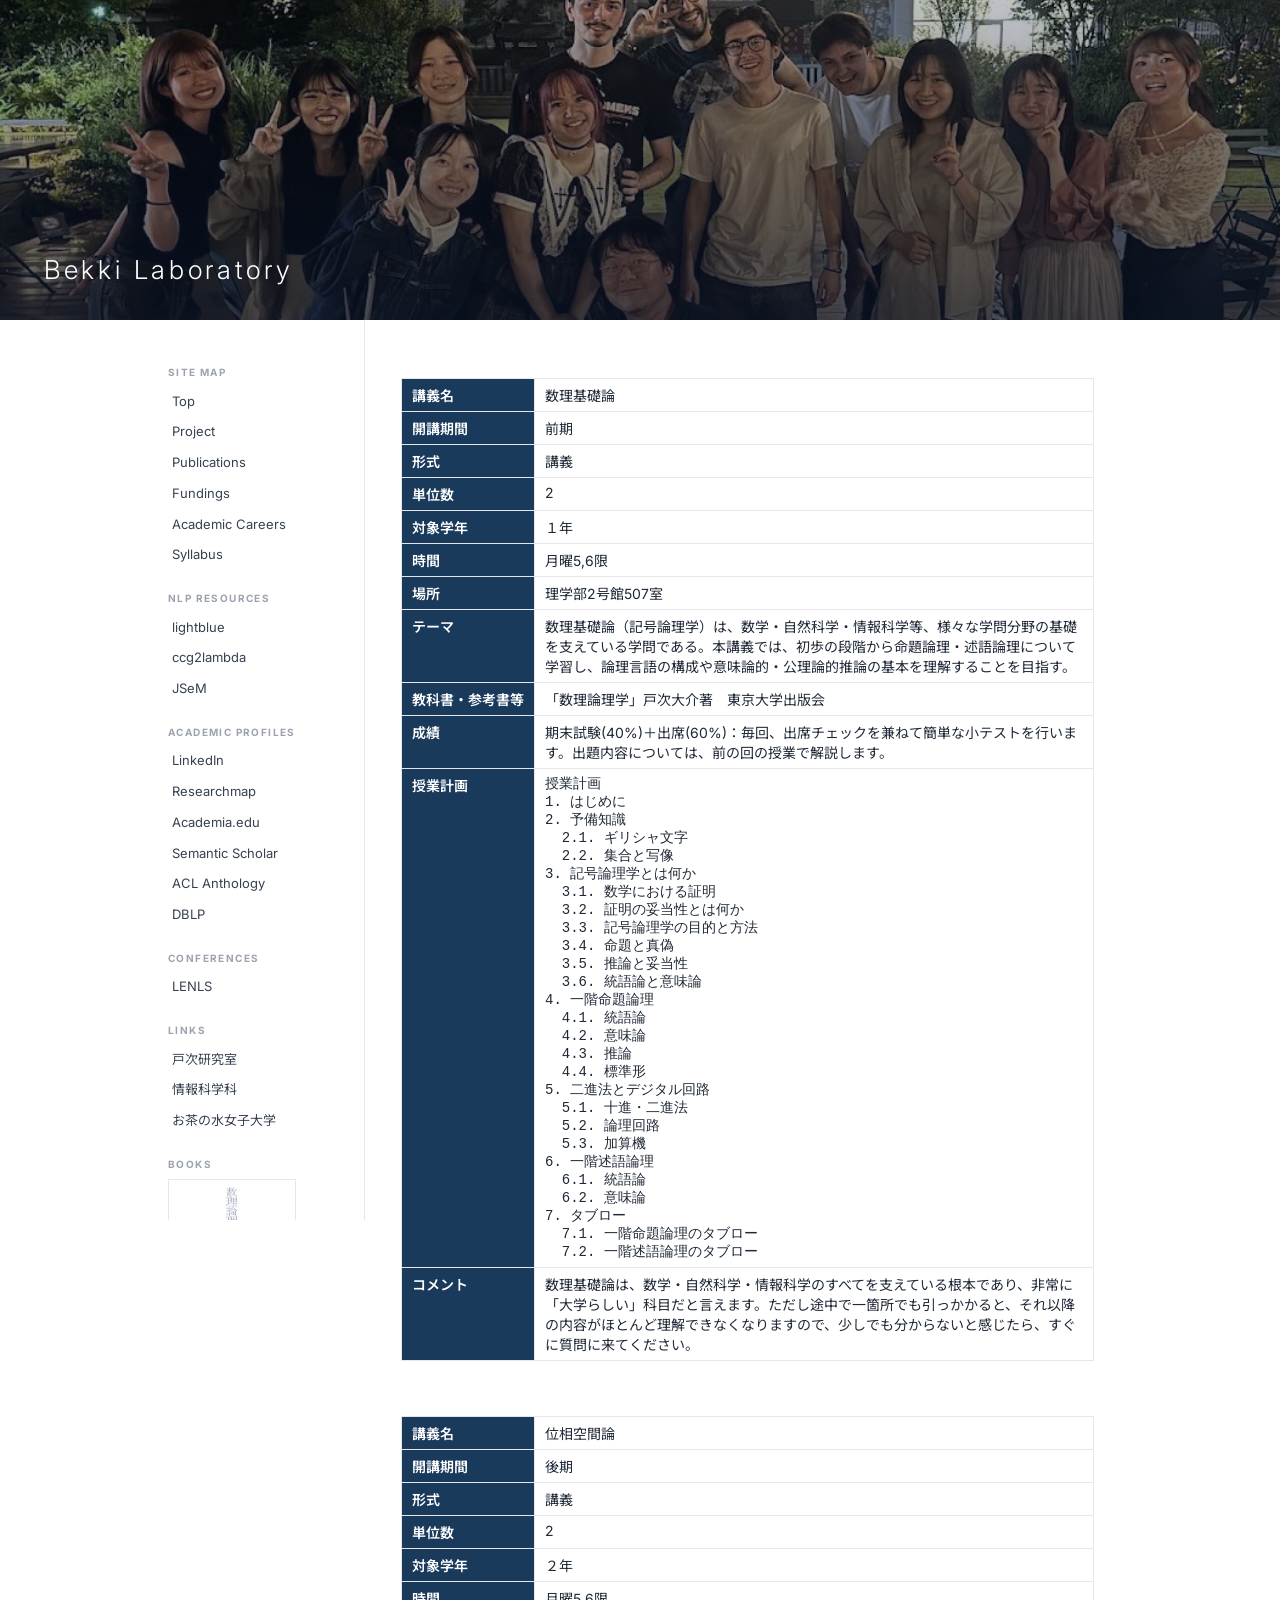
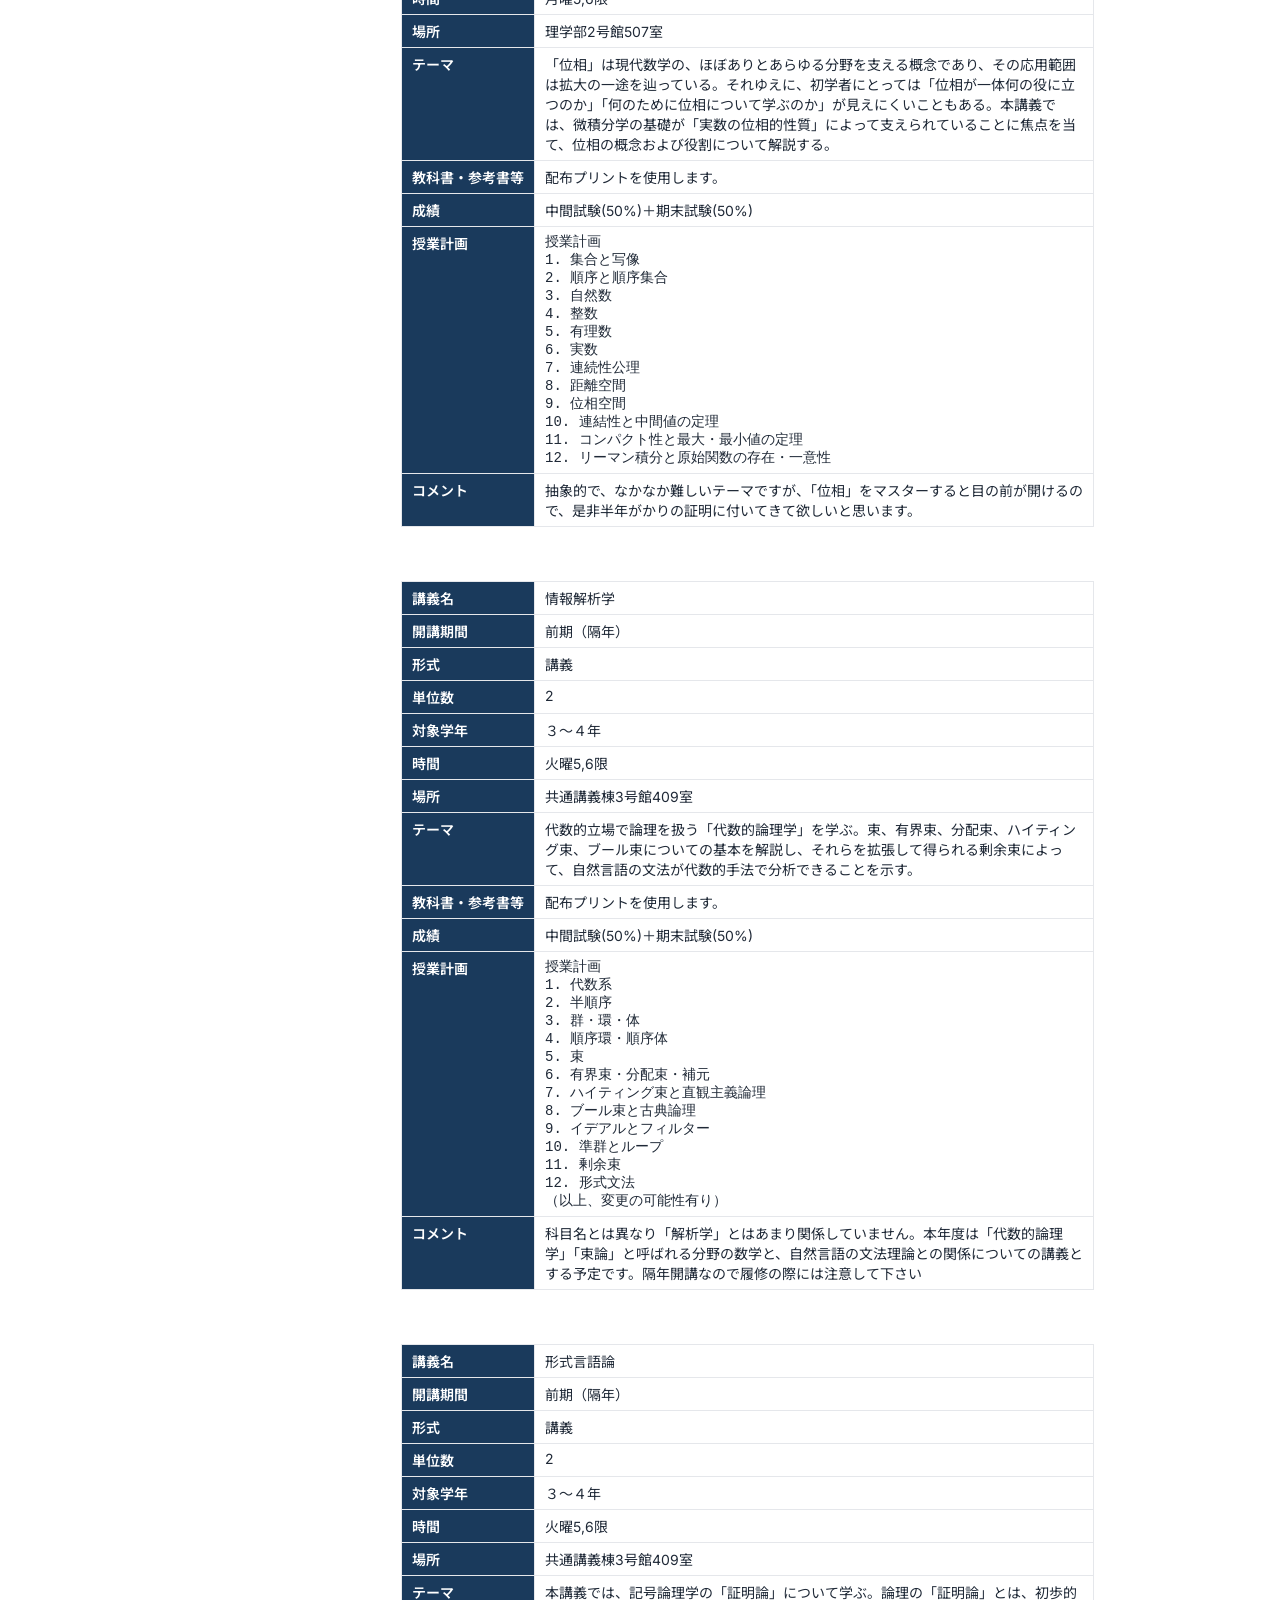
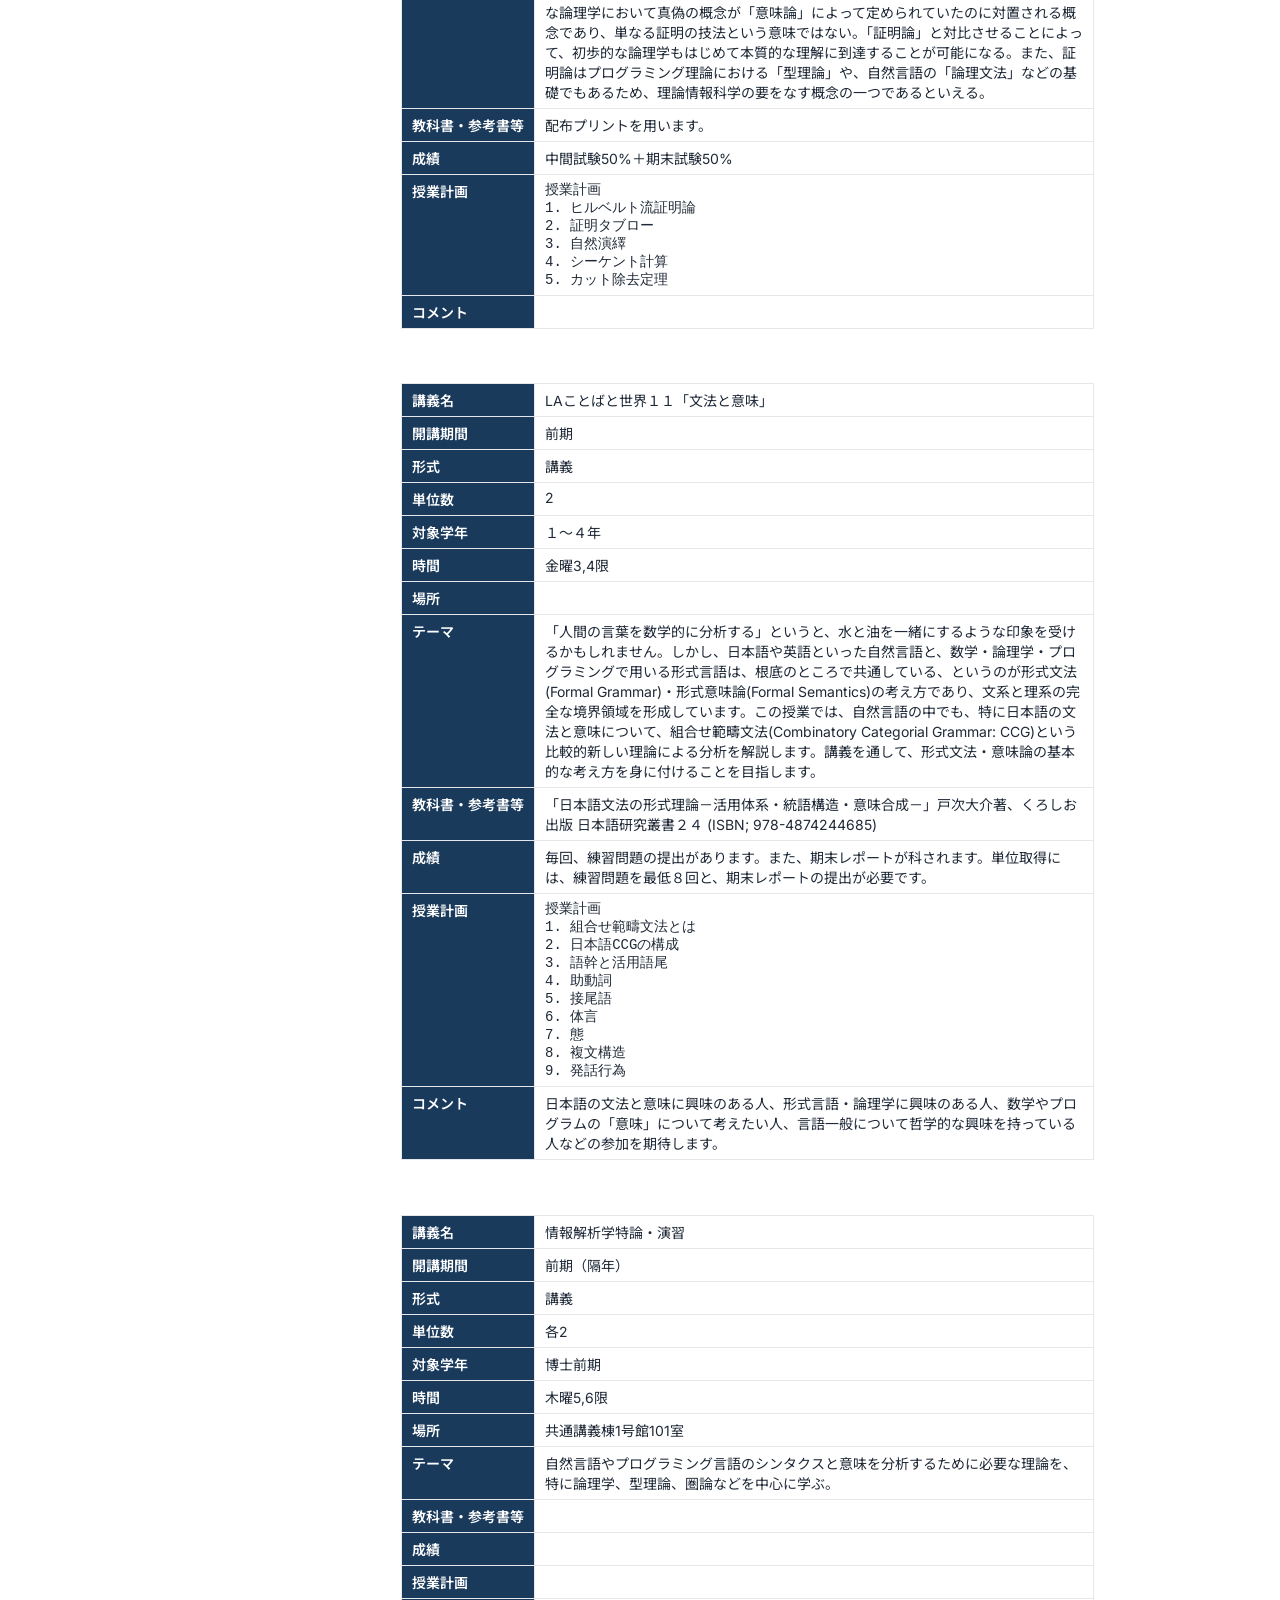
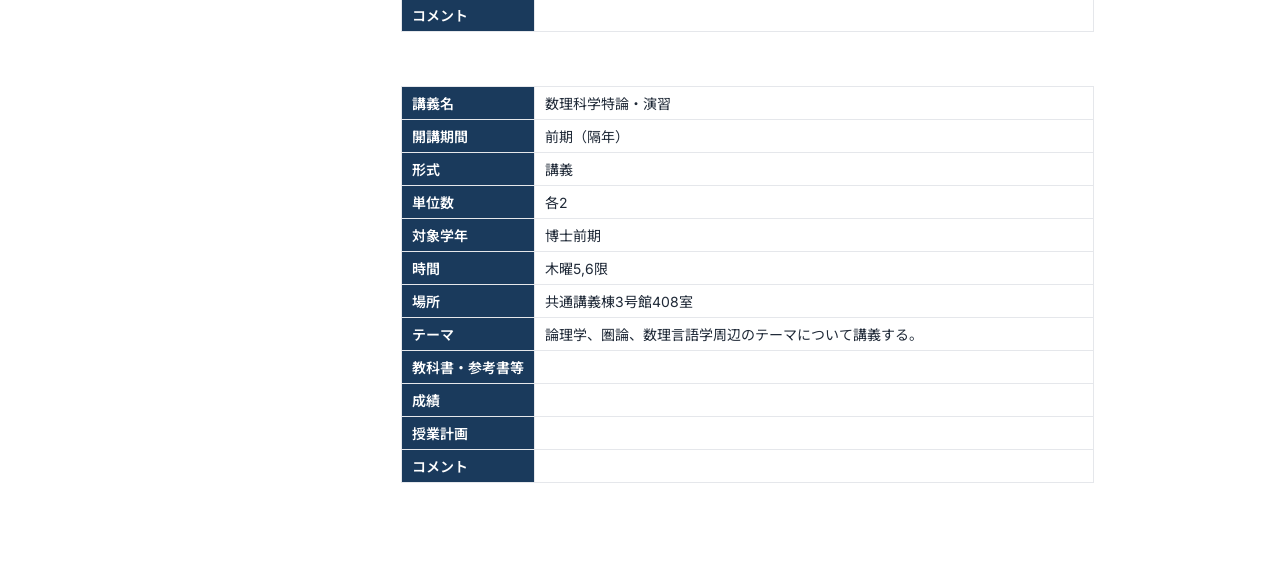
<file: syllabi.html>
<html xmlns="http://www.w3.org/1999/xhtml" xml:lang="ja"><head><meta http-equiv="Content-Type" content="text/html; charset=utf-8"/><meta name="viewport" content="width=device-width, initial-scale=1.0"/><title>Bekki Laboratory — Daisuke Bekki</title><link rel="preconnect" href="https://fonts.googleapis.com"/><link rel="preconnect" href="https://fonts.gstatic.com" crossorigin="anonymous"/><link href="https://fonts.googleapis.com/css2?family=Inter:wght@300;400;600&amp;family=Noto+Sans+JP:wght@300;400;700&amp;display=swap" rel="stylesheet"/><style type="text/css"><!--
/* reset */
*, *::before, *::after { box-sizing: border-box; margin: 0; padding: 0; }

/* base */
body {
  font-family: 'Inter', 'Noto Sans JP', 'Hiragino Kaku Gothic ProN', 'Yu Gothic', Arial, sans-serif;
  font-size: 15px;
  line-height: 1.75;
  color: #1f2937;
  background: #ffffff;
}

/* links */
a { color: #2e7dbf; text-decoration: none; }
a:visited { color: #2e7dbf; }
a:hover { color: #1a3a5c; text-decoration: underline; }
a:active { color: #c0392b; }

/* ==== header ==== */
.site-header {
  width: 100%;
  height: 320px;
  background-color: #1a3a5c;
  background-image: url("images/bekkilab2025wide.jpg");
  background-size: cover;
  background-position: center center;
  position: relative;
}
.header-overlay {
  position: absolute;
  top: 0; left: 0; right: 0; bottom: 0;
  background: linear-gradient(to bottom, rgba(10,20,40,0.25), rgba(10,20,40,0.72));
}
.header-text {
  position: absolute;
  bottom: 28px;
  left: 44px;
  color: white;
}
.header-text h1 {
  font-size: 26px;
  font-weight: 300;
  letter-spacing: 0.14em;
  color: white;
}

/* ==== page layout ==== */
.page-wrapper {
  max-width: 980px;
  margin: 0 auto;
  display: flex;
  align-items: flex-start;
}

/* ==== sidebar ==== */
.sidebar {
  width: 215px;
  flex-shrink: 0;
  padding: 24px 14px;
  border-right: 1px solid #e5e7eb;
  position: sticky;
  top: 0;
  max-height: 100vh;
  overflow-y: auto;
}
.nav-label {
  display: block;
  font-size: 10px;
  font-weight: 700;
  letter-spacing: 0.14em;
  text-transform: uppercase;
  color: #9ca3af;
  padding: 0 4px;
  margin: 20px 0 4px;
}
.sidebar ul { list-style: none; }
.sidebar ul li a {
  display: block;
  padding: 4px 8px;
  border-radius: 4px;
  font-size: 13px;
  color: #374151;
}
.sidebar ul li a:hover {
  background: #f3f4f6;
  color: #1a3a5c;
  text-decoration: none;
}
.book-entry {
  margin: 6px 4px 14px;
  font-size: 12px;
  line-height: 1.6;
}
.book-entry img {
  display: block;
  max-width: 128px;
  border: 1px solid #e5e7eb;
  margin-bottom: 5px;
}

/* ==== main content ==== */
.main-content {
  flex: 1;
  min-width: 0;
  padding: 32px 36px 56px;
}

/* ==== headings ==== */
.section-title {
  font-size: 17px;
  font-weight: 600;
  color: #1a3a5c;
  border-bottom: 2px solid #1a3a5c;
  padding-bottom: 7px;
  margin: 36px 0 14px;
}
.section-title:first-child { margin-top: 0; }
.subsection-title {
  font-size: 13px;
  font-weight: 700;
  color: #2e7dbf;
  text-transform: uppercase;
  letter-spacing: 0.08em;
  margin: 24px 0 8px;
}

/* ==== publication TOC ==== */
.toc-wrap {
  display: flex;
  gap: 24px;
  background: #f4f6f9;
  border-left: 3px solid #2e7dbf;
  padding: 14px 18px;
  margin-bottom: 28px;
  font-size: 13px;
}
.toc-wrap dl { flex: 1; }
.toc-wrap dt {
  font-weight: 700;
  color: #1a3a5c;
  background: none;
  border: none;
  padding: 0;
  margin: 8px 0 2px;
  font-size: 13px;
}
.toc-wrap dt:first-child { margin-top: 0; }
.toc-wrap dd {
  margin-left: 10px;
  padding: 1px 0;
  border: none;
  font-size: 12px;
}

/* ==== publication list ==== */
.pub-list { list-style: none; padding: 0; margin: 0; }
.pub-item {
  border-left: 3px solid #dbeafe;
  padding: 9px 0 9px 14px;
  margin-bottom: 10px;
}
.pub-item:hover { border-left-color: #2e7dbf; }
.pub-title {
  font-weight: 600;
  color: #1f2937;
  font-size: 14px;
  margin-bottom: 3px;
}
.pub-authors { font-size: 13px; color: #374151; }
.pub-source  { font-size: 13px; color: #6b7280; }
.pub-badge {
  display: inline-block;
  font-size: 11px;
  padding: 0px 6px;
  border: 1px solid #93c5fd;
  border-radius: 3px;
  color: #2e7dbf;
  margin-left: 4px;
  line-height: 1.8;
  vertical-align: middle;
}
.pub-badge:hover {
  background: #2e7dbf;
  color: white;
  border-color: #2e7dbf;
  text-decoration: none;
}

/* ==== definition lists (career, fundings, project/index) ==== */
dt {
  font-weight: 600;
  color: #1a3a5c;
  background: #f4f6f9;
  border-left: 3px solid #2e7dbf;
  padding: 4px 10px;
  margin-top: 10px;
  font-size: 14px;
}
dd {
  padding: 5px 8px 5px 14px;
  font-size: 14px;
  color: #374151;
  margin-left: 0;
  border-left: 1px solid #e5e7eb;
}

/* font.title used in project/index XML source */
font.title {
  display: block;
  font-size: 18px;
  font-weight: 600;
  color: #1a3a5c;
  border-bottom: 2px solid #1a3a5c;
  padding-bottom: 7px;
  margin: 28px 0 12px;
}

/* ==== index page (page element) ==== */
.page-tagline {
  font-size: 21px;
  font-weight: 600;
  color: #1a3a5c;
  line-height: 1.45;
  margin-bottom: 14px;
  padding-bottom: 12px;
  border-bottom: 2px solid #dbeafe;
}
.ext-links {
  display: flex;
  flex-wrap: wrap;
  gap: 8px;
  margin: 14px 0 20px;
}
a.ext-link-btn {
  display: inline-block;
  font-size: 12px;
  font-weight: 600;
  padding: 4px 14px;
  border: 1.5px solid #2e7dbf;
  border-radius: 20px;
  color: #2e7dbf;
  text-decoration: none;
  transition: background 0.15s, color 0.15s;
}
a.ext-link-btn:hover {
  background: #2e7dbf;
  color: white;
  text-decoration: none;
}

.page-about {
  font-size: 14px;
  color: #374151;
  line-height: 1.85;
  margin-bottom: 30px;
}
.index-grid {
  display: flex;
  gap: 32px;
  align-items: flex-start;
  margin-bottom: 32px;
}
.index-themes { flex: 3; min-width: 0; }
.index-news   { flex: 2; min-width: 0; }
.theme-card {
  border-left: 3px solid #2e7dbf;
  background: #f9fafb;
  border-radius: 0 4px 4px 0;
  padding: 12px 16px;
  margin-bottom: 12px;
}
a.theme-name {
  display: block;
  font-size: 15px;
  font-weight: 600;
  color: #1a3a5c;
  margin-bottom: 4px;
}
a.theme-name:hover { color: #2e7dbf; text-decoration: none; }
.theme-desc { font-size: 13px; color: #6b7280; margin: 0; line-height: 1.6; }
.news-list { list-style: none; padding: 0; margin: 0; }
.news-list li {
  display: flex;
  gap: 10px;
  align-items: baseline;
  padding: 8px 0;
  border-bottom: 1px solid #e5e7eb;
  font-size: 13px;
  line-height: 1.6;
  color: #374151;
}
.news-list li:last-child { border-bottom: none; }
.news-text { flex: 1; }
a.news-link { font-size: 12px; margin-left: 4px; font-weight: 600; }
.news-date {
  flex-shrink: 0;
  font-size: 11px;
  color: #9ca3af;
  background: #f3f4f6;
  padding: 1px 8px;
  border-radius: 10px;
  white-space: nowrap;
}
/* resources section */
.res-grid {
  display: flex;
  flex-wrap: wrap;
  gap: 12px;
  margin-bottom: 28px;
}
.res-card {
  flex: 1;
  min-width: 200px;
  border-left: 3px solid #6b7280;
  background: #f9fafb;
  border-radius: 0 4px 4px 0;
  padding: 12px 16px;
}

.index-contact {
  background: #f4f6f9;
  border-left: 3px solid #2e7dbf;
  border-radius: 0 4px 4px 0;
  padding: 16px 20px;
  font-size: 13px;
  color: #374151;
}
.index-contact img { display: block; margin-bottom: 8px; }

/* ==== inline citations and reference list ==== */
a.cite { font-size: 11px; vertical-align: super; color: #2e7dbf; text-decoration: none; }
a.cite:hover { text-decoration: underline; }
.cite-missing { font-size: 11px; vertical-align: super; color: #c0392b; }
.ref-list { padding-left: 24px; font-size: 13px; line-height: 1.75; color: #374151; margin-top: 10px; }
.ref-list li { margin-bottom: 8px; }
.ref-title { font-style: italic; }

/* ==== syllabus table ==== */
.syllabus-table {
  border-collapse: collapse;
  width: 100%;
  margin-bottom: 28px;
  font-size: 14px;
}
.syllabus-table td {
  padding: 6px 10px;
  border: 1px solid #e5e7eb;
  vertical-align: top;
}
.cell-label {
  background: #1a3a5c;
  color: white;
  font-weight: 600;
  width: 120px;
  white-space: nowrap;
}
      --></style></head><body><div class="site-header"><div class="header-overlay"> </div><div class="header-text"><h1>Bekki Laboratory</h1></div></div><div class="page-wrapper"><div class="sidebar"><span class="nav-label">Site Map</span><ul><li><a href="index.html">Top</a></li><li><a href="project.html">Project</a></li><li><a href="publications.html">Publications</a></li><li><a href="fundings.html">Fundings</a></li><li><a href="career.html">Academic Careers</a></li><li><a href="http://www.is.ocha.ac.jp/~bekki/member/syllabi.html">Syllabus</a></li></ul><span class="nav-label">NLP Resources</span><ul><li><a href="https://github.com/DaisukeBekki/lightblue/" target="_top">lightblue</a></li><li><a href="https://github.com/mynlp/ccg2lambda" target="_top">ccg2lambda</a></li><li><a href="https://github.com/DaisukeBekki/JSeM/" target="_top">JSeM</a></li></ul><span class="nav-label">Academic Profiles</span><ul><li><a href="http://www.linkedin.com/in/daisukebekki" target="_blank">LinkedIn</a></li><li><a href="http://researchmap.jp/bekki/" target="_blank">Researchmap</a></li><li><a href="https://ocha.academia.edu/DaisukeBekki" target="_blank">Academia.edu</a></li><li><a href="https://www.semanticscholar.org/author/Daisuke-Bekki/2520156" target="_blank">Semantic Scholar</a></li><li><a href="https://www.aclweb.org/anthology/people/d/daisuke-bekki/" target="_blank">ACL Anthology</a></li><li><a href="https://dblp.uni-trier.de/pers/hd/b/Bekki:Daisuke" target="_blank">DBLP</a></li></ul><span class="nav-label">Conferences</span><ul><li><a href="https://lenls.github.io/">LENLS</a></li></ul><span class="nav-label">Links</span><ul><li><a href="https://bekkilab.notion.site/Bekkilab-Members-32e4b76a51ae4b03a18d9bd9fe2bbaf2">戸次研究室</a></li><li><a href="http://www.is.ocha.ac.jp/" target="_blank">情報科学科</a></li><li><a href="http://www.ocha.ac.jp/" target="_blank">お茶の水女子大学</a></li></ul><span class="nav-label">Books</span><div class="book-entry"><a href="http://www.amazon.co.jp/dp/4130629158/"><img src="images/LOGICbook.jpg" alt="数理論理学"/></a><b>「数理論理学」</b><br/>
            戸次大介著<br/>
            東京大学出版会<br/><a href="ErrataSecondPrinting.md">第2刷正誤表</a></div><div class="book-entry"><a href="http://www.amazon.co.jp/dp/4874244688/"><img src="images/CCGbook.jpg" alt="日本語文法の形式理論"/></a><b>「日本語文法の形式理論」</b><br/>
            戸次大介著<br/>
            くろしお出版
          </div></div><div class="main-content"><a xmlns="" name="logic1"> </a><table xmlns="" class="syllabus-table"><tr><td class="cell-label">講義名</td><td>数理基礎論</td></tr><tr><td class="cell-label">開講期間</td><td>前期</td></tr><tr><td class="cell-label">形式</td><td>講義</td></tr><tr><td class="cell-label">単位数</td><td>2</td></tr><tr><td class="cell-label">対象学年</td><td>１年</td></tr><tr><td class="cell-label">時間</td><td>月曜5,6限</td></tr><tr><td class="cell-label">場所</td><td>理学部2号館507室</td></tr><tr><td class="cell-label">テーマ</td><td>数理基礎論（記号論理学）は、数学・自然科学・情報科学等、様々な学問分野の基礎を支えている学問である。本講義では、初歩の段階から命題論理・述語論理について学習し、論理言語の構成や意味論的・公理論的推論の基本を理解することを目指す。</td></tr><tr><td class="cell-label">教科書・参考書等</td><td>「数理論理学」戸次大介著　東京大学出版会</td></tr><tr><td class="cell-label">成績</td><td>期末試験(40%)＋出席(60%)：毎回、出席チェックを兼ねて簡単な小テストを行います。出題内容については、前の回の授業で解説します。</td></tr><tr><td class="cell-label">授業計画</td><td><pre>
授業計画
1. はじめに
2. 予備知識
  2.1. ギリシャ文字
  2.2. 集合と写像
3. 記号論理学とは何か
  3.1. 数学における証明
  3.2. 証明の妥当性とは何か
  3.3. 記号論理学の目的と方法
  3.4. 命題と真偽
  3.5. 推論と妥当性
  3.6. 統語論と意味論
4. 一階命題論理
  4.1. 統語論
  4.2. 意味論
  4.3. 推論
  4.4. 標準形
5. 二進法とデジタル回路
  5.1. 十進・二進法
  5.2. 論理回路
  5.3. 加算機
6. 一階述語論理
  6.1. 統語論
  6.2. 意味論
7. タブロー
  7.1. 一階命題論理のタブロー
  7.2. 一階述語論理のタブロー
</pre></td></tr><tr><td class="cell-label">コメント</td><td>数理基礎論は、数学・自然科学・情報科学のすべてを支えている根本であり、非常に「大学らしい」科目だと言えます。ただし途中で一箇所でも引っかかると、それ以降の内容がほとんど理解できなくなりますので、少しでも分からないと感じたら、すぐに質問に来てください。</td></tr></table><a xmlns="" name="topology"> </a><table xmlns="" class="syllabus-table"><tr><td class="cell-label">講義名</td><td>位相空間論</td></tr><tr><td class="cell-label">開講期間</td><td>後期</td></tr><tr><td class="cell-label">形式</td><td>講義</td></tr><tr><td class="cell-label">単位数</td><td>2</td></tr><tr><td class="cell-label">対象学年</td><td>２年</td></tr><tr><td class="cell-label">時間</td><td>月曜5,6限</td></tr><tr><td class="cell-label">場所</td><td>理学部2号館507室</td></tr><tr><td class="cell-label">テーマ</td><td>「位相」は現代数学の、ほぼありとあらゆる分野を支える概念であり、その応用範囲は拡大の一途を辿っている。それゆえに、初学者にとっては「位相が一体何の役に立つのか」「何のために位相について学ぶのか」が見えにくいこともある。本講義では、微積分学の基礎が「実数の位相的性質」によって支えられていることに焦点を当て、位相の概念および役割について解説する。</td></tr><tr><td class="cell-label">教科書・参考書等</td><td>配布プリントを使用します。</td></tr><tr><td class="cell-label">成績</td><td>中間試験(50%)＋期末試験(50%)</td></tr><tr><td class="cell-label">授業計画</td><td><pre>
授業計画
1. 集合と写像
2. 順序と順序集合
3. 自然数
4. 整数
5. 有理数
6. 実数
7. 連続性公理
8. 距離空間
9. 位相空間
10. 連結性と中間値の定理
11. コンパクト性と最大・最小値の定理
12. リーマン積分と原始関数の存在・一意性
</pre></td></tr><tr><td class="cell-label">コメント</td><td>抽象的で、なかなか難しいテーマですが、「位相」をマスターすると目の前が開けるので、是非半年がかりの証明に付いてきて欲しいと思います。</td></tr></table><a xmlns="" name="logic2"> </a><table xmlns="" class="syllabus-table"><tr><td class="cell-label">講義名</td><td>情報解析学</td></tr><tr><td class="cell-label">開講期間</td><td>前期（隔年）</td></tr><tr><td class="cell-label">形式</td><td>講義</td></tr><tr><td class="cell-label">単位数</td><td>2</td></tr><tr><td class="cell-label">対象学年</td><td>３～４年</td></tr><tr><td class="cell-label">時間</td><td>火曜5,6限</td></tr><tr><td class="cell-label">場所</td><td>共通講義棟3号館409室</td></tr><tr><td class="cell-label">テーマ</td><td>代数的立場で論理を扱う「代数的論理学」を学ぶ。束、有界束、分配束、ハイティング束、ブール束についての基本を解説し、それらを拡張して得られる剰余束によって、自然言語の文法が代数的手法で分析できることを示す。</td></tr><tr><td class="cell-label">教科書・参考書等</td><td>配布プリントを使用します。</td></tr><tr><td class="cell-label">成績</td><td>中間試験(50%)＋期末試験(50%)
</td></tr><tr><td class="cell-label">授業計画</td><td><pre>
授業計画
1. 代数系
2. 半順序
3. 群・環・体
4. 順序環・順序体
5. 束
6. 有界束・分配束・補元
7. ハイティング束と直観主義論理
8. ブール束と古典論理
9. イデアルとフィルター
10. 準群とループ
11. 剰余束
12. 形式文法
（以上、変更の可能性有り）
</pre></td></tr><tr><td class="cell-label">コメント</td><td>科目名とは異なり「解析学」とはあまり関係していません。本年度は「代数的論理学」「束論」と呼ばれる分野の数学と、自然言語の文法理論との関係についての講義とする予定です。隔年開講なので履修の際には注意して下さい</td></tr></table><a xmlns="" name="logic3"> </a><table xmlns="" class="syllabus-table"><tr><td class="cell-label">講義名</td><td>形式言語論</td></tr><tr><td class="cell-label">開講期間</td><td>前期（隔年）</td></tr><tr><td class="cell-label">形式</td><td>講義</td></tr><tr><td class="cell-label">単位数</td><td>2</td></tr><tr><td class="cell-label">対象学年</td><td>３～４年</td></tr><tr><td class="cell-label">時間</td><td>火曜5,6限</td></tr><tr><td class="cell-label">場所</td><td>共通講義棟3号館409室</td></tr><tr><td class="cell-label">テーマ</td><td>本講義では、記号論理学の「証明論」について学ぶ。論理の「証明論」とは、初歩的な論理学において真偽の概念が「意味論」によって定められていたのに対置される概念であり、単なる証明の技法という意味ではない。「証明論」と対比させることによって、初歩的な論理学もはじめて本質的な理解に到達することが可能になる。また、証明論はプログラミング理論における「型理論」や、自然言語の「論理文法」などの基礎でもあるため、理論情報科学の要をなす概念の一つであるといえる。</td></tr><tr><td class="cell-label">教科書・参考書等</td><td>配布プリントを用います。</td></tr><tr><td class="cell-label">成績</td><td>中間試験50%＋期末試験50%</td></tr><tr><td class="cell-label">授業計画</td><td><pre>
授業計画
1. ヒルベルト流証明論
2. 証明タブロー
3. 自然演繹
4. シーケント計算
5. カット除去定理
</pre></td></tr><tr><td class="cell-label">コメント</td><td>
</td></tr></table><a xmlns="" name="grammar"> </a><table xmlns="" class="syllabus-table"><tr><td class="cell-label">講義名</td><td>LAことばと世界１１「文法と意味」</td></tr><tr><td class="cell-label">開講期間</td><td>前期</td></tr><tr><td class="cell-label">形式</td><td>講義</td></tr><tr><td class="cell-label">単位数</td><td>2</td></tr><tr><td class="cell-label">対象学年</td><td>１～４年</td></tr><tr><td class="cell-label">時間</td><td>金曜3,4限</td></tr><tr><td class="cell-label">場所</td><td/></tr><tr><td class="cell-label">テーマ</td><td>
「人間の言葉を数学的に分析する」というと、水と油を一緒にするような印象を受けるかもしれません。しかし、日本語や英語といった自然言語と、数学・論理学・プログラミングで用いる形式言語は、根底のところで共通している、というのが形式文法(Formal Grammar)・形式意味論(Formal Semantics)の考え方であり、文系と理系の完全な境界領域を形成しています。この授業では、自然言語の中でも、特に日本語の文法と意味について、組合せ範疇文法(Combinatory Categorial Grammar: CCG)という比較的新しい理論による分析を解説します。講義を通して、形式文法・意味論の基本的な考え方を身に付けることを目指します。</td></tr><tr><td class="cell-label">教科書・参考書等</td><td>
「日本語文法の形式理論－活用体系・統語構造・意味合成－」戸次大介著、くろしお出版 日本語研究叢書２４ (ISBN; 978-4874244685)</td></tr><tr><td class="cell-label">成績</td><td>
毎回、練習問題の提出があります。また、期末レポートが科されます。単位取得には、練習問題を最低８回と、期末レポートの提出が必要です。</td></tr><tr><td class="cell-label">授業計画</td><td><pre>
授業計画
1. 組合せ範疇文法とは
2. 日本語CCGの構成
3. 語幹と活用語尾
4. 助動詞
5. 接尾語
6. 体言
7. 態
8. 複文構造
9. 発話行為
</pre></td></tr><tr><td class="cell-label">コメント</td><td>
日本語の文法と意味に興味のある人、形式言語・論理学に興味のある人、数学やプログラムの「意味」について考えたい人、言語一般について哲学的な興味を持っている人などの参加を期待します。</td></tr></table><a xmlns="" name="gradA"> </a><table xmlns="" class="syllabus-table"><tr><td class="cell-label">講義名</td><td>情報解析学特論・演習</td></tr><tr><td class="cell-label">開講期間</td><td>前期（隔年）</td></tr><tr><td class="cell-label">形式</td><td>講義</td></tr><tr><td class="cell-label">単位数</td><td>各2</td></tr><tr><td class="cell-label">対象学年</td><td>博士前期</td></tr><tr><td class="cell-label">時間</td><td>木曜5,6限</td></tr><tr><td class="cell-label">場所</td><td>共通講義棟1号館101室</td></tr><tr><td class="cell-label">テーマ</td><td>自然言語やプログラミング言語のシンタクスと意味を分析するために必要な理論を、特に論理学、型理論、圏論などを中心に学ぶ。</td></tr><tr><td class="cell-label">教科書・参考書等</td><td/></tr><tr><td class="cell-label">成績</td><td/></tr><tr><td class="cell-label">授業計画</td><td><pre/></td></tr><tr><td class="cell-label">コメント</td><td/></tr></table><a xmlns="" name="gradB"> </a><table xmlns="" class="syllabus-table"><tr><td class="cell-label">講義名</td><td>数理科学特論・演習</td></tr><tr><td class="cell-label">開講期間</td><td>前期（隔年）</td></tr><tr><td class="cell-label">形式</td><td>講義</td></tr><tr><td class="cell-label">単位数</td><td>各2</td></tr><tr><td class="cell-label">対象学年</td><td>博士前期</td></tr><tr><td class="cell-label">時間</td><td>木曜5,6限</td></tr><tr><td class="cell-label">場所</td><td>共通講義棟3号館408室</td></tr><tr><td class="cell-label">テーマ</td><td>論理学、圏論、数理言語学周辺のテーマについて講義する。</td></tr><tr><td class="cell-label">教科書・参考書等</td><td/></tr><tr><td class="cell-label">成績</td><td/></tr><tr><td class="cell-label">授業計画</td><td><pre/></td></tr><tr><td class="cell-label">コメント</td><td/></tr></table></div></div></body></html>
</file>
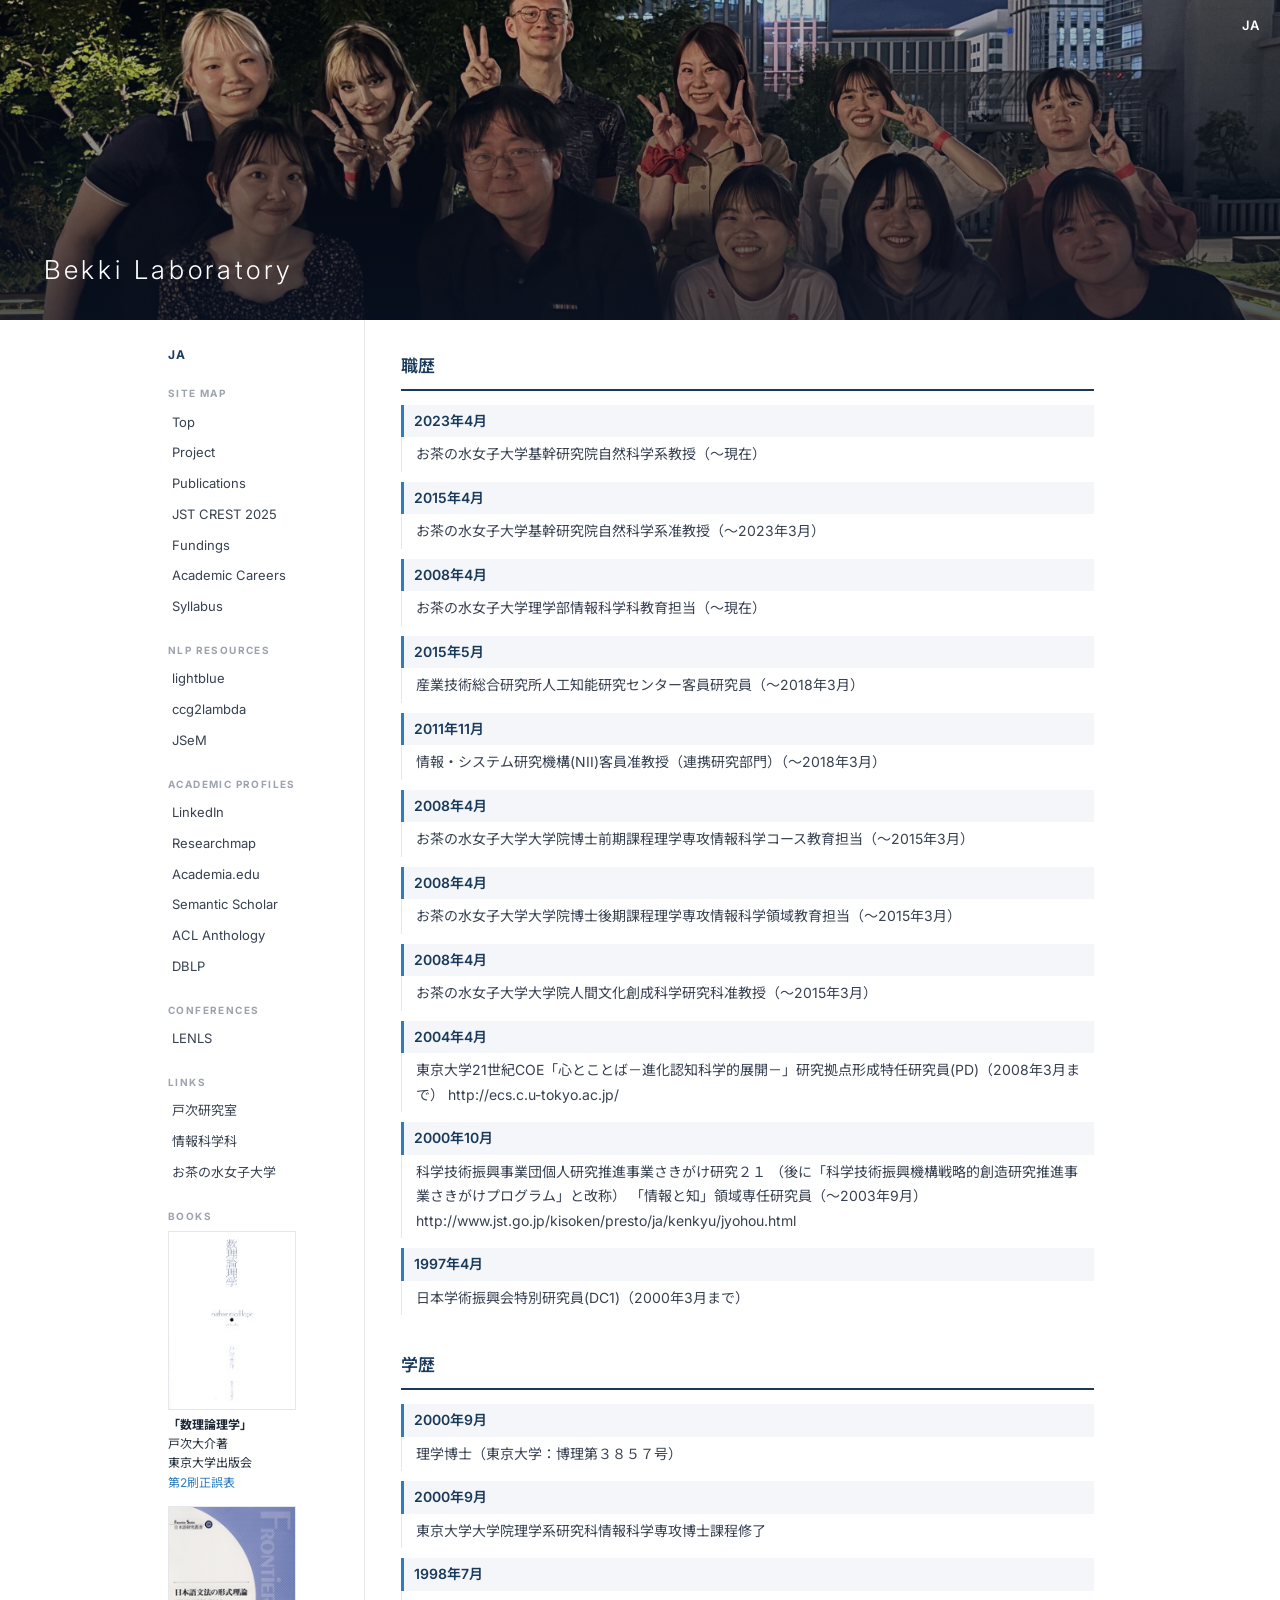
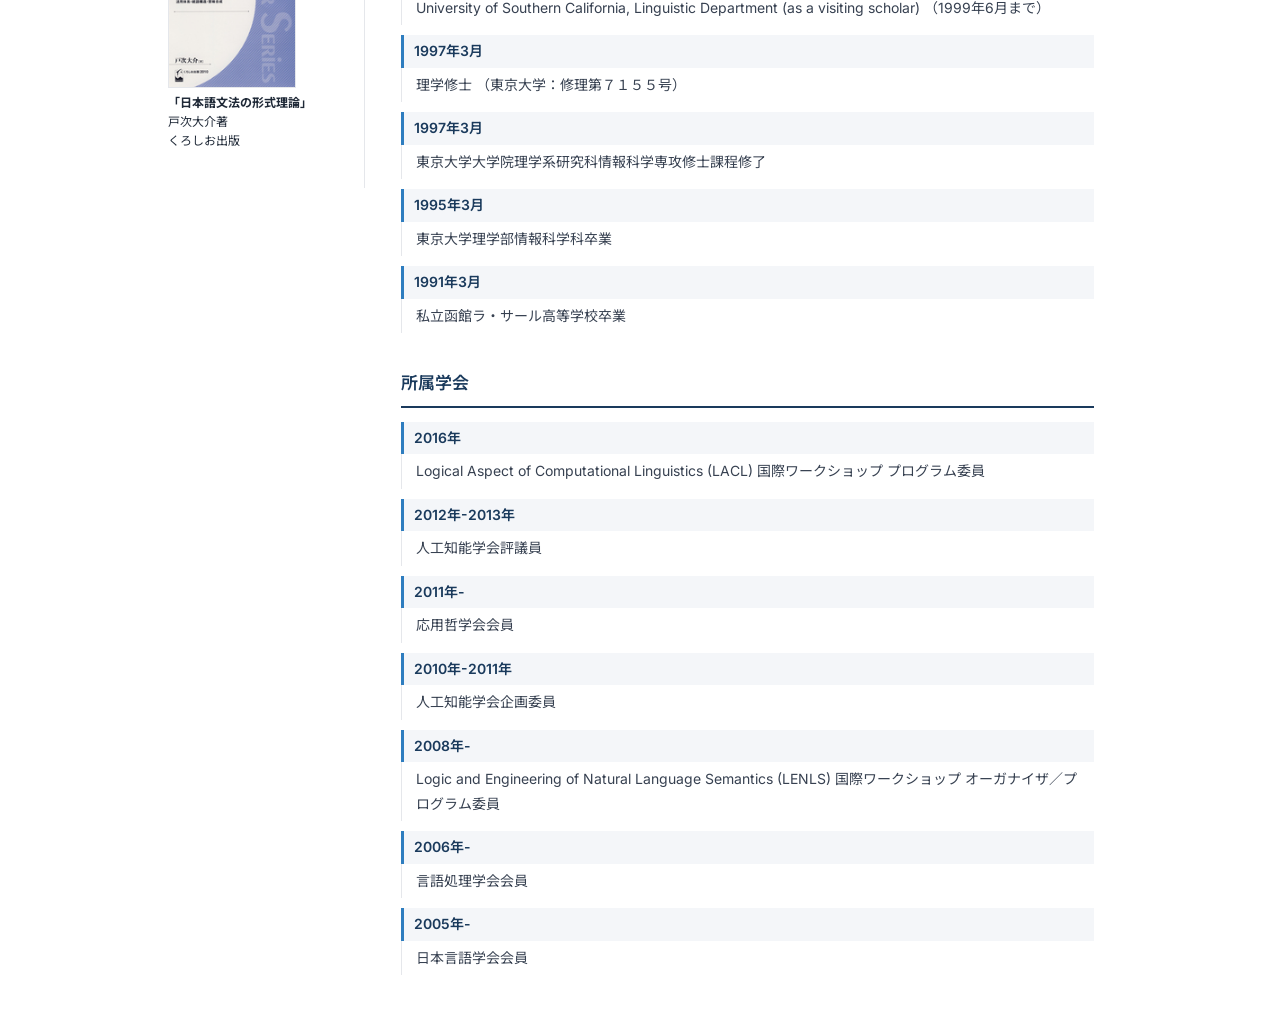
<file: ja/career.html>
<html xmlns="http://www.w3.org/1999/xhtml" xml:lang="ja"><head><meta http-equiv="Content-Type" content="text/html; charset=utf-8"/><meta name="viewport" content="width=device-width, initial-scale=1.0"/><title>Bekki Laboratory — Daisuke Bekki</title><link rel="preconnect" href="https://fonts.googleapis.com"/><link rel="preconnect" href="https://fonts.gstatic.com" crossorigin="anonymous"/><link href="https://fonts.googleapis.com/css2?family=Inter:wght@300;400;600&amp;family=Noto+Sans+JP:wght@300;400;700&amp;display=swap" rel="stylesheet"/><link rel="stylesheet" href="../style.css"/></head><body><div class="site-header"><div class="header-overlay"> </div><div class="lang-toggle"><span class="lang-current">JA</span></div><div class="header-text"><h1>Bekki Laboratory</h1></div></div><div class="page-wrapper"><div class="sidebar"><details class="nav-details" open="open"><summary class="nav-summary">
              ☰ メニュー</summary><div class="lang-toggle-sidebar"><span class="lang-current">JA</span></div><span class="nav-label">Site Map</span><ul><li><a href="index.html">Top</a></li><li><a href="project.html">Project</a></li><li><a href="publications.html">Publications</a></li><li><a href="crest2025.html">JST CREST 2025</a></li><li><a href="fundings.html">Fundings</a></li><li><a href="career.html">Academic Careers</a></li><li><a href="http://www.is.ocha.ac.jp/~bekki/member/syllabi.html">Syllabus</a></li></ul><span class="nav-label">NLP Resources</span><ul><li><a href="https://github.com/DaisukeBekki/lightblue/" target="_top">lightblue</a></li><li><a href="https://github.com/mynlp/ccg2lambda" target="_top">ccg2lambda</a></li><li><a href="https://github.com/DaisukeBekki/JSeM/" target="_top">JSeM</a></li></ul><span class="nav-label">Academic Profiles</span><ul><li><a href="http://www.linkedin.com/in/daisukebekki" target="_blank">LinkedIn</a></li><li><a href="http://researchmap.jp/bekki/" target="_blank">Researchmap</a></li><li><a href="https://ocha.academia.edu/DaisukeBekki" target="_blank">Academia.edu</a></li><li><a href="https://www.semanticscholar.org/author/Daisuke-Bekki/2520156" target="_blank">Semantic Scholar</a></li><li><a href="https://www.aclweb.org/anthology/people/d/daisuke-bekki/" target="_blank">ACL Anthology</a></li><li><a href="https://dblp.uni-trier.de/pers/hd/b/Bekki:Daisuke" target="_blank">DBLP</a></li></ul><span class="nav-label">Conferences</span><ul><li><a href="https://lenls.github.io/">LENLS</a></li></ul><span class="nav-label">Links</span><ul><li><a href="https://bekkilab.notion.site/Bekkilab-Members-32e4b76a51ae4b03a18d9bd9fe2bbaf2">戸次研究室</a></li><li><a href="http://www.is.ocha.ac.jp/" target="_blank">情報科学科</a></li><li><a href="http://www.ocha.ac.jp/" target="_blank">お茶の水女子大学</a></li></ul><span class="nav-label">Books</span><div class="book-entry"><a href="http://www.amazon.co.jp/dp/4130629158/"><img src="../images/LOGICbook.jpg" alt="数理論理学"/></a><b>「数理論理学」</b><br/>
              戸次大介著<br/>
              東京大学出版会<br/><a href="ErrataSecondPrinting.md">第2刷正誤表</a></div><div class="book-entry"><a href="http://www.amazon.co.jp/dp/4874244688/"><img src="../images/CCGbook.jpg" alt="日本語文法の形式理論"/></a><b>「日本語文法の形式理論」</b><br/>
              戸次大介著<br/>
              くろしお出版
            </div></details></div><div class="main-content"><div xmlns="" class="section-title">職歴</div><dl xmlns=""><dt>2023年4月</dt><dd>お茶の水女子大学基幹研究院自然科学系教授（～現在）</dd><dt>2015年4月</dt><dd>お茶の水女子大学基幹研究院自然科学系准教授（～2023年3月）</dd><dt>2008年4月</dt><dd>お茶の水女子大学理学部情報科学科教育担当（～現在）</dd><dt>2015年5月</dt><dd>産業技術総合研究所人工知能研究センター客員研究員（～2018年3月）</dd><dt>2011年11月</dt><dd>情報・システム研究機構(NII)客員准教授（連携研究部門）（～2018年3月）</dd><dt>2008年4月</dt><dd>お茶の水女子大学大学院博士前期課程理学専攻情報科学コース教育担当（～2015年3月）</dd><dt>2008年4月</dt><dd>お茶の水女子大学大学院博士後期課程理学専攻情報科学領域教育担当（～2015年3月）</dd><dt>2008年4月</dt><dd>お茶の水女子大学大学院人間文化創成科学研究科准教授（～2015年3月）</dd><dt>2004年4月</dt><dd>東京大学21世紀COE「心とことば－進化認知科学的展開－」研究拠点形成特任研究員(PD)（2008年3月まで）
		http://ecs.c.u-tokyo.ac.jp/</dd><dt>2000年10月</dt><dd>科学技術振興事業団個人研究推進事業さきがけ研究２１  （後に「科学技術振興機構戦略的創造研究推進事業さきがけプログラム」と改称）  「情報と知」領域専任研究員（～2003年9月）
		http://www.jst.go.jp/kisoken/presto/ja/kenkyu/jyohou.html</dd><dt>1997年4月</dt><dd>日本学術振興会特別研究員(DC1)（2000年3月まで）</dd></dl><div xmlns="" class="section-title">学歴</div><dl xmlns=""><dt>2000年9月</dt><dd>理学博士（東京大学：博理第３８５７号）</dd><dt>2000年9月</dt><dd>東京大学大学院理学系研究科情報科学専攻博士課程修了</dd><dt>1998年7月</dt><dd>University of Southern California, Linguistic Department (as a visiting scholar)  （1999年6月まで）</dd><dt>1997年3月</dt><dd>理学修士 （東京大学：修理第７１５５号）</dd><dt>1997年3月</dt><dd>東京大学大学院理学系研究科情報科学専攻修士課程修了</dd><dt>1995年3月</dt><dd>東京大学理学部情報科学科卒業</dd><dt>1991年3月</dt><dd>私立函館ラ・サール高等学校卒業</dd></dl><div xmlns="" class="section-title">所属学会</div><dl xmlns=""><dt>2016年</dt><dd>Logical Aspect of Computational Linguistics (LACL) 国際ワークショップ プログラム委員</dd><dt>2012年-2013年</dt><dd>人工知能学会評議員</dd><dt>2011年-</dt><dd>応用哲学会会員</dd><dt>2010年-2011年</dt><dd>人工知能学会企画委員</dd><dt>2008年-</dt><dd>Logic and Engineering of Natural Language Semantics (LENLS) 国際ワークショップ オーガナイザ／プログラム委員</dd><dt>2006年-</dt><dd>言語処理学会会員</dd><dt>2005年-</dt><dd>日本言語学会会員</dd></dl></div></div></body></html>
</file>
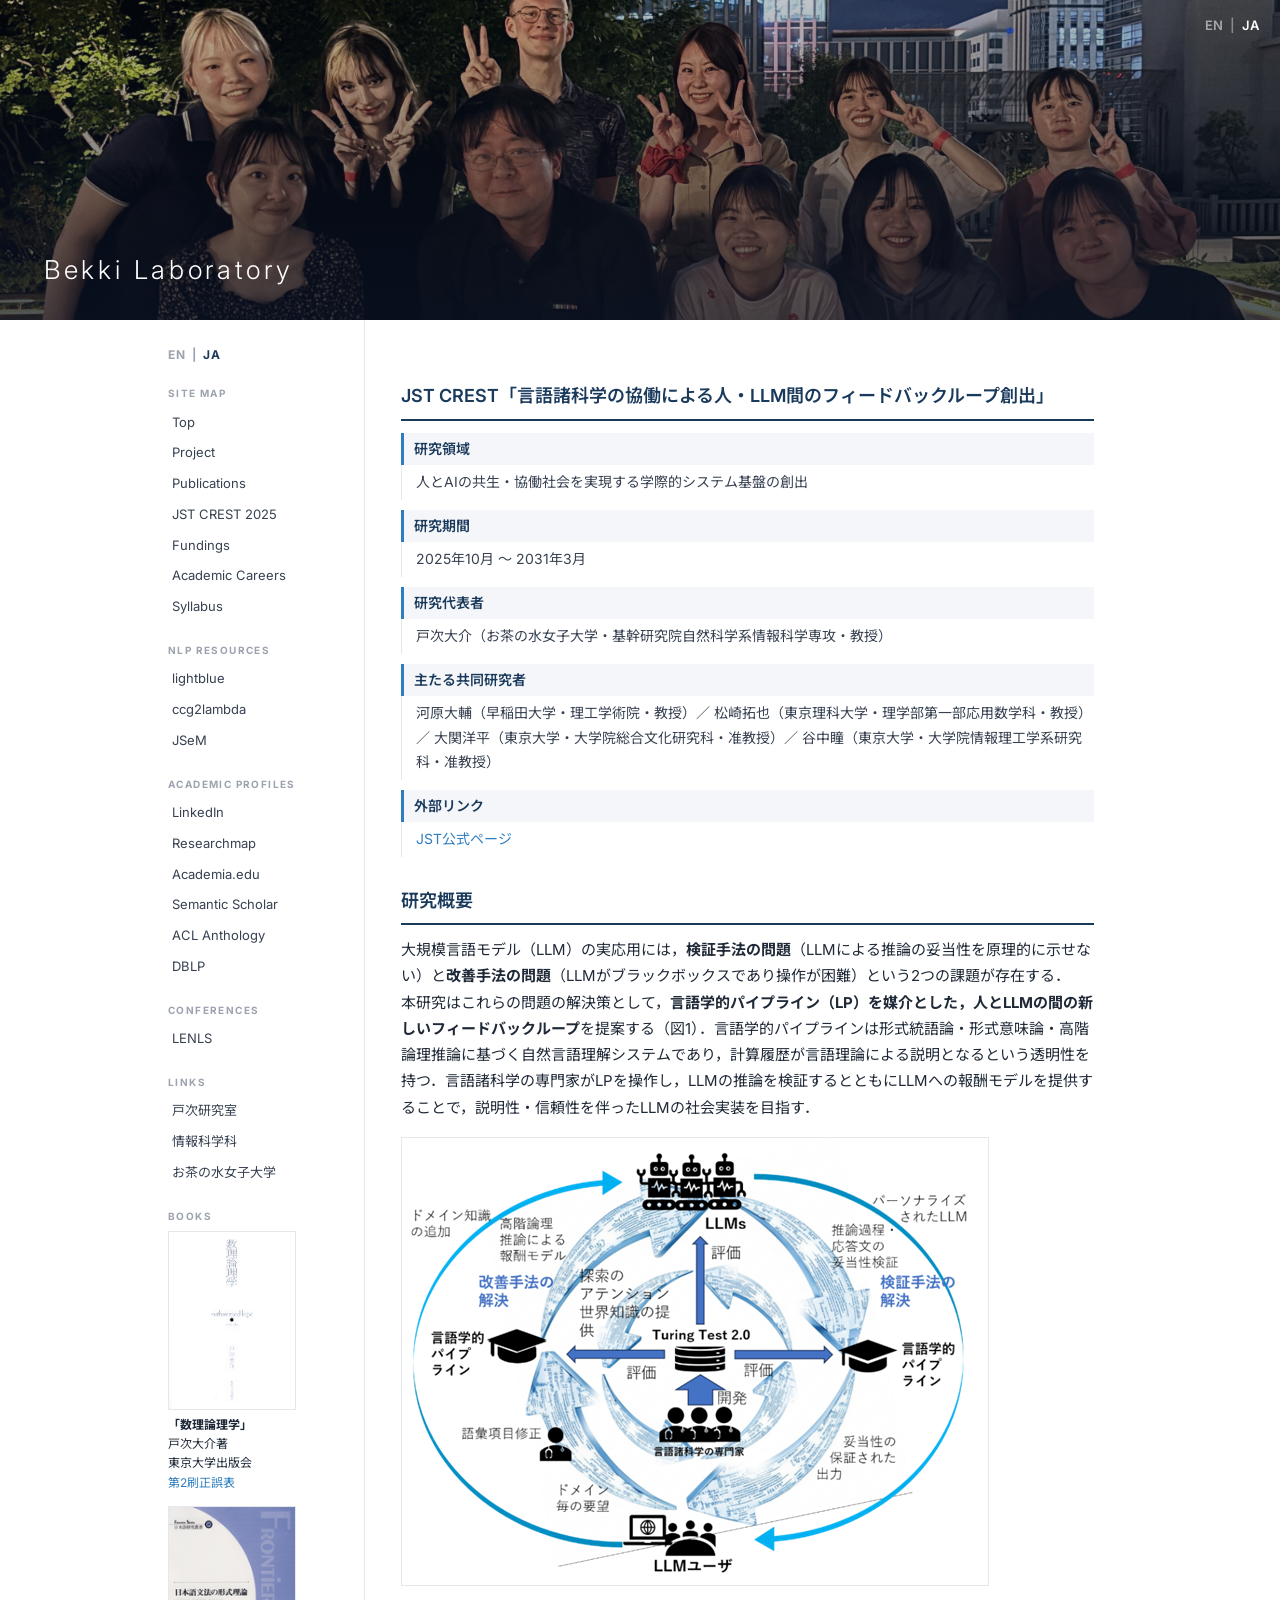
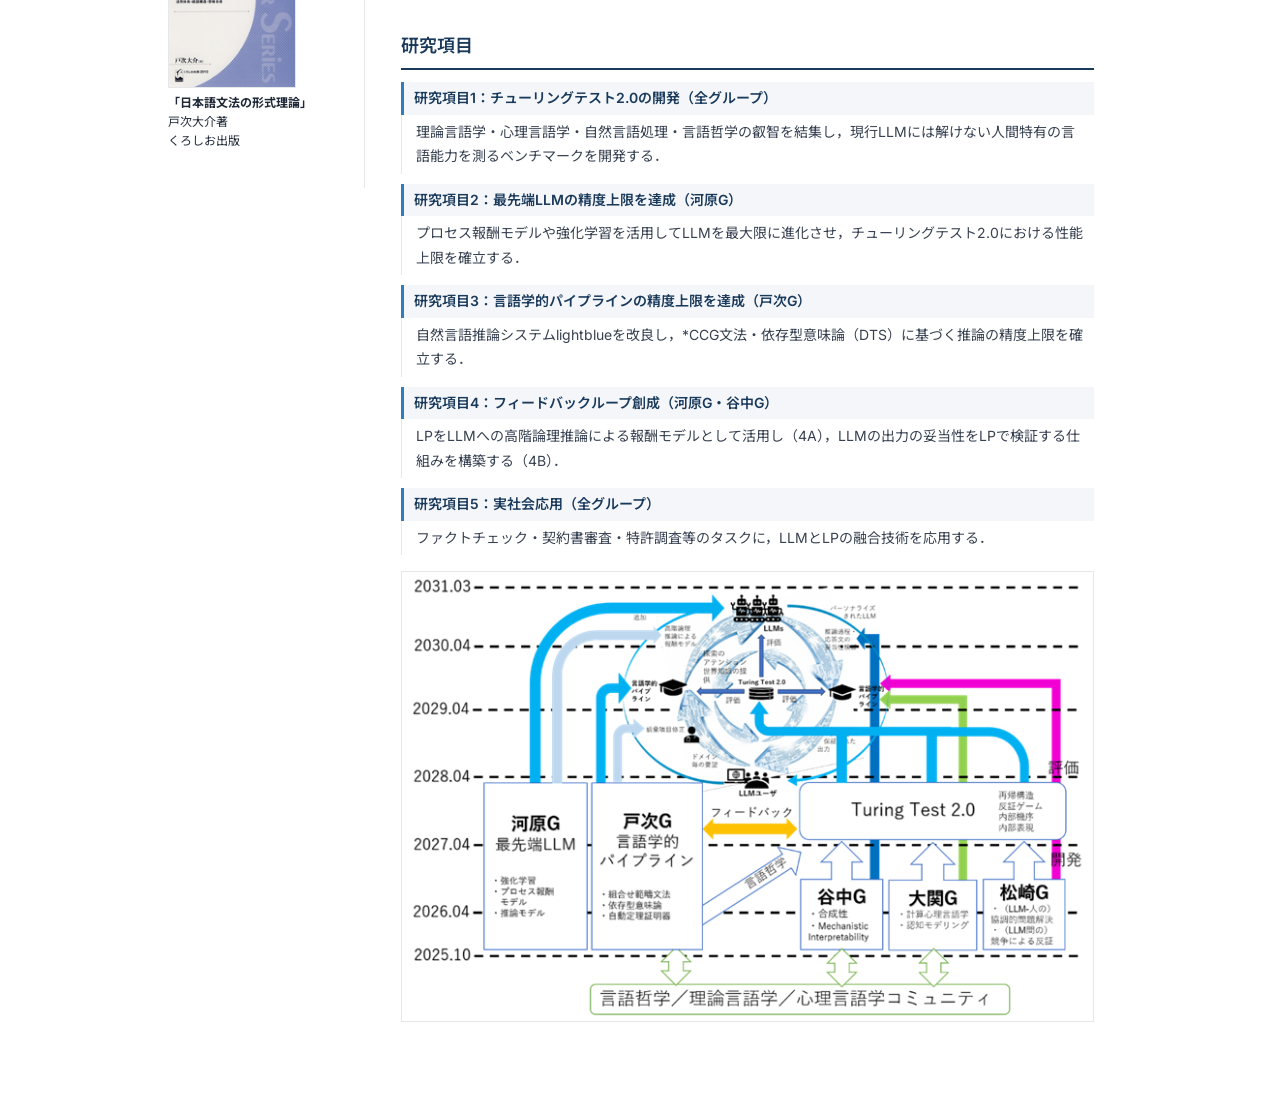
<file: ja/crest2025.html>
<html xmlns="http://www.w3.org/1999/xhtml" xml:lang="ja"><head><meta http-equiv="Content-Type" content="text/html; charset=utf-8"/><meta name="viewport" content="width=device-width, initial-scale=1.0"/><title>Bekki Laboratory — Daisuke Bekki</title><link rel="preconnect" href="https://fonts.googleapis.com"/><link rel="preconnect" href="https://fonts.gstatic.com" crossorigin="anonymous"/><link href="https://fonts.googleapis.com/css2?family=Inter:wght@300;400;600&amp;family=Noto+Sans+JP:wght@300;400;700&amp;display=swap" rel="stylesheet"/><link rel="stylesheet" href="../style.css"/></head><body><div class="site-header"><div class="header-overlay"> </div><div class="lang-toggle"><a href="../crest2025.html">EN</a><span class="lang-sep">|</span><span class="lang-current">JA</span></div><div class="header-text"><h1>Bekki Laboratory</h1></div></div><div class="page-wrapper"><div class="sidebar"><details class="nav-details" open="open"><summary class="nav-summary">
              ☰ メニュー</summary><div class="lang-toggle-sidebar"><a href="../crest2025.html">EN</a><span class="lang-sep">|</span><span class="lang-current">JA</span></div><span class="nav-label">Site Map</span><ul><li><a href="index.html">Top</a></li><li><a href="project.html">Project</a></li><li><a href="publications.html">Publications</a></li><li><a href="crest2025.html">JST CREST 2025</a></li><li><a href="fundings.html">Fundings</a></li><li><a href="career.html">Academic Careers</a></li><li><a href="http://www.is.ocha.ac.jp/~bekki/member/syllabi.html">Syllabus</a></li></ul><span class="nav-label">NLP Resources</span><ul><li><a href="https://github.com/DaisukeBekki/lightblue/" target="_top">lightblue</a></li><li><a href="https://github.com/mynlp/ccg2lambda" target="_top">ccg2lambda</a></li><li><a href="https://github.com/DaisukeBekki/JSeM/" target="_top">JSeM</a></li></ul><span class="nav-label">Academic Profiles</span><ul><li><a href="http://www.linkedin.com/in/daisukebekki" target="_blank">LinkedIn</a></li><li><a href="http://researchmap.jp/bekki/" target="_blank">Researchmap</a></li><li><a href="https://ocha.academia.edu/DaisukeBekki" target="_blank">Academia.edu</a></li><li><a href="https://www.semanticscholar.org/author/Daisuke-Bekki/2520156" target="_blank">Semantic Scholar</a></li><li><a href="https://www.aclweb.org/anthology/people/d/daisuke-bekki/" target="_blank">ACL Anthology</a></li><li><a href="https://dblp.uni-trier.de/pers/hd/b/Bekki:Daisuke" target="_blank">DBLP</a></li></ul><span class="nav-label">Conferences</span><ul><li><a href="https://lenls.github.io/">LENLS</a></li></ul><span class="nav-label">Links</span><ul><li><a href="https://bekkilab.notion.site/Bekkilab-Members-32e4b76a51ae4b03a18d9bd9fe2bbaf2">戸次研究室</a></li><li><a href="http://www.is.ocha.ac.jp/" target="_blank">情報科学科</a></li><li><a href="http://www.ocha.ac.jp/" target="_blank">お茶の水女子大学</a></li></ul><span class="nav-label">Books</span><div class="book-entry"><a href="http://www.amazon.co.jp/dp/4130629158/"><img src="../images/LOGICbook.jpg" alt="数理論理学"/></a><b>「数理論理学」</b><br/>
              戸次大介著<br/>
              東京大学出版会<br/><a href="ErrataSecondPrinting.md">第2刷正誤表</a></div><div class="book-entry"><a href="http://www.amazon.co.jp/dp/4874244688/"><img src="../images/CCGbook.jpg" alt="日本語文法の形式理論"/></a><b>「日本語文法の形式理論」</b><br/>
              戸次大介著<br/>
              くろしお出版
            </div></details></div><div class="main-content">

<font xmlns="" class="title">JST CREST「言語諸科学の協働による人・LLM間のフィードバックループ創出」</font>

<dl xmlns="">
  <dt>研究領域</dt>
  <dd>人とAIの共生・協働社会を実現する学際的システム基盤の創出</dd>
  <dt>研究期間</dt>
  <dd>2025年10月 ～ 2031年3月</dd>
  <dt>研究代表者</dt>
  <dd>戸次大介（お茶の水女子大学・基幹研究院自然科学系情報科学専攻・教授）</dd>
  <dt>主たる共同研究者</dt>
  <dd>
    河原大輔（早稲田大学・理工学術院・教授）／
    松崎拓也（東京理科大学・理学部第一部応用数学科・教授）／
    大関洋平（東京大学・大学院総合文化研究科・准教授）／
    谷中瞳（東京大学・大学院情報理工学系研究科・准教授）
  </dd>
  <dt>外部リンク</dt>
  <dd><a href="https://www.jst.go.jp/kisoken/crest/project/1111129/1111129_2025.html#anchor-5">JST公式ページ</a></dd>
</dl>

<font xmlns="" class="title">研究概要</font>

<p xmlns="">大規模言語モデル（LLM）の実応用には，<strong>検証手法の問題</strong>（LLMによる推論の妥当性を原理的に示せない）と<strong>改善手法の問題</strong>（LLMがブラックボックスであり操作が困難）という2つの課題が存在する．</p>

<p xmlns="">本研究はこれらの問題の解決策として，<strong>言語学的パイプライン（LP）を媒介とした，人とLLMの間の新しいフィードバックループ</strong>を提案する（図1）．言語学的パイプラインは形式統語論・形式意味論・高階論理推論に基づく自然言語理解システムであり，計算履歴が言語理論による説明となるという透明性を持つ．言語諸科学の専門家がLPを操作し，LLMの推論を検証するとともにLLMへの報酬モデルを提供することで，説明性・信頼性を伴ったLLMの社会実装を目指す．</p>

<img xmlns="" src="../images/crest_fig1.png" alt="図1：フィードバックループの概要" style="max-width:100%;margin:16px 0;border:1px solid #e5e7eb;"/>

<font xmlns="" class="title">研究項目</font>

<dl xmlns="">
  <dt>研究項目1：チューリングテスト2.0の開発（全グループ）</dt>
  <dd>理論言語学・心理言語学・自然言語処理・言語哲学の叡智を結集し，現行LLMには解けない人間特有の言語能力を測るベンチマークを開発する．</dd>
  <dt>研究項目2：最先端LLMの精度上限を達成（河原G）</dt>
  <dd>プロセス報酬モデルや強化学習を活用してLLMを最大限に進化させ，チューリングテスト2.0における性能上限を確立する．</dd>
  <dt>研究項目3：言語学的パイプラインの精度上限を達成（戸次G）</dt>
  <dd>自然言語推論システムlightblueを改良し，*CCG文法・依存型意味論（DTS）に基づく推論の精度上限を確立する．</dd>
  <dt>研究項目4：フィードバックループ創成（河原G・谷中G）</dt>
  <dd>LPをLLMへの高階論理推論による報酬モデルとして活用し（4A），LLMの出力の妥当性をLPで検証する仕組みを構築する（4B）．</dd>
  <dt>研究項目5：実社会応用（全グループ）</dt>
  <dd>ファクトチェック・契約書審査・特許調査等のタスクに，LLMとLPの融合技術を応用する．</dd>
</dl>

<img xmlns="" src="../images/crest_fig2.png" alt="図2：研究項目と研究計画年表" style="max-width:100%;margin:16px 0;border:1px solid #e5e7eb;"/>

</div></div></body></html>
</file>
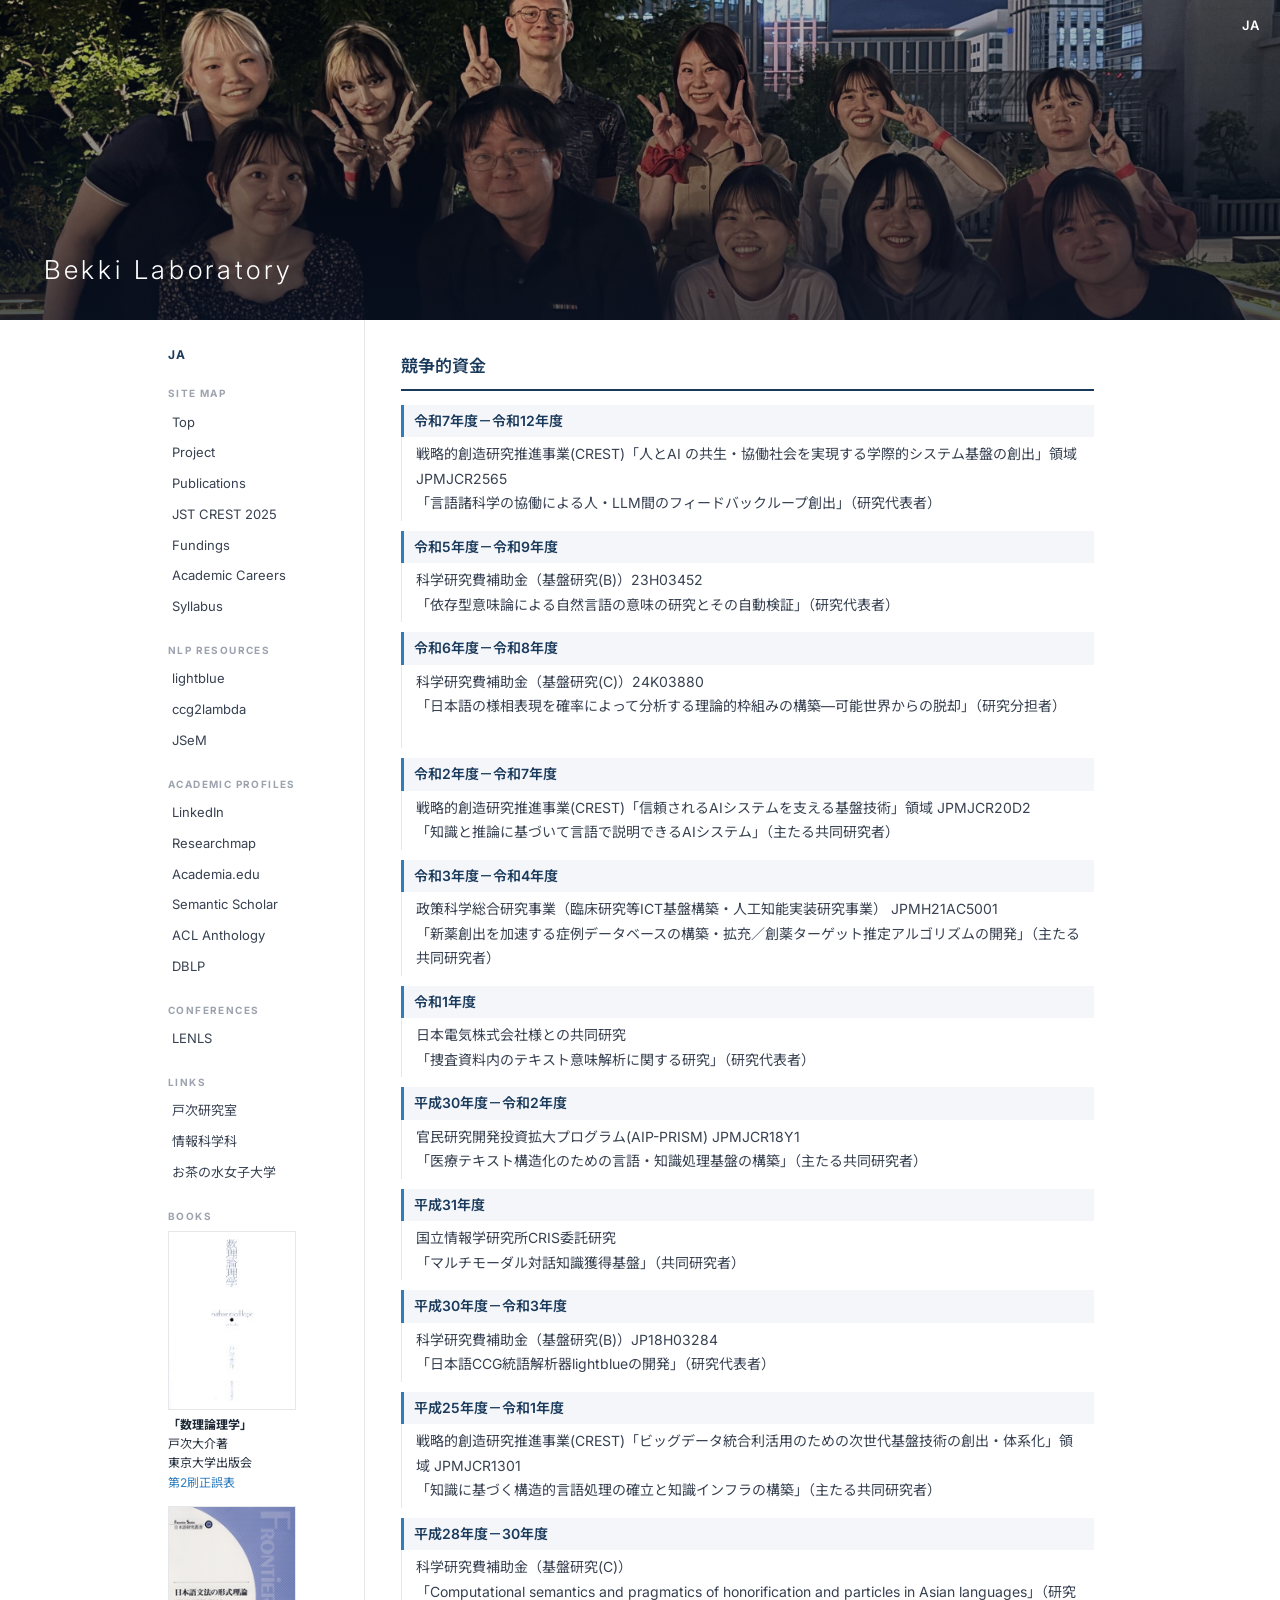
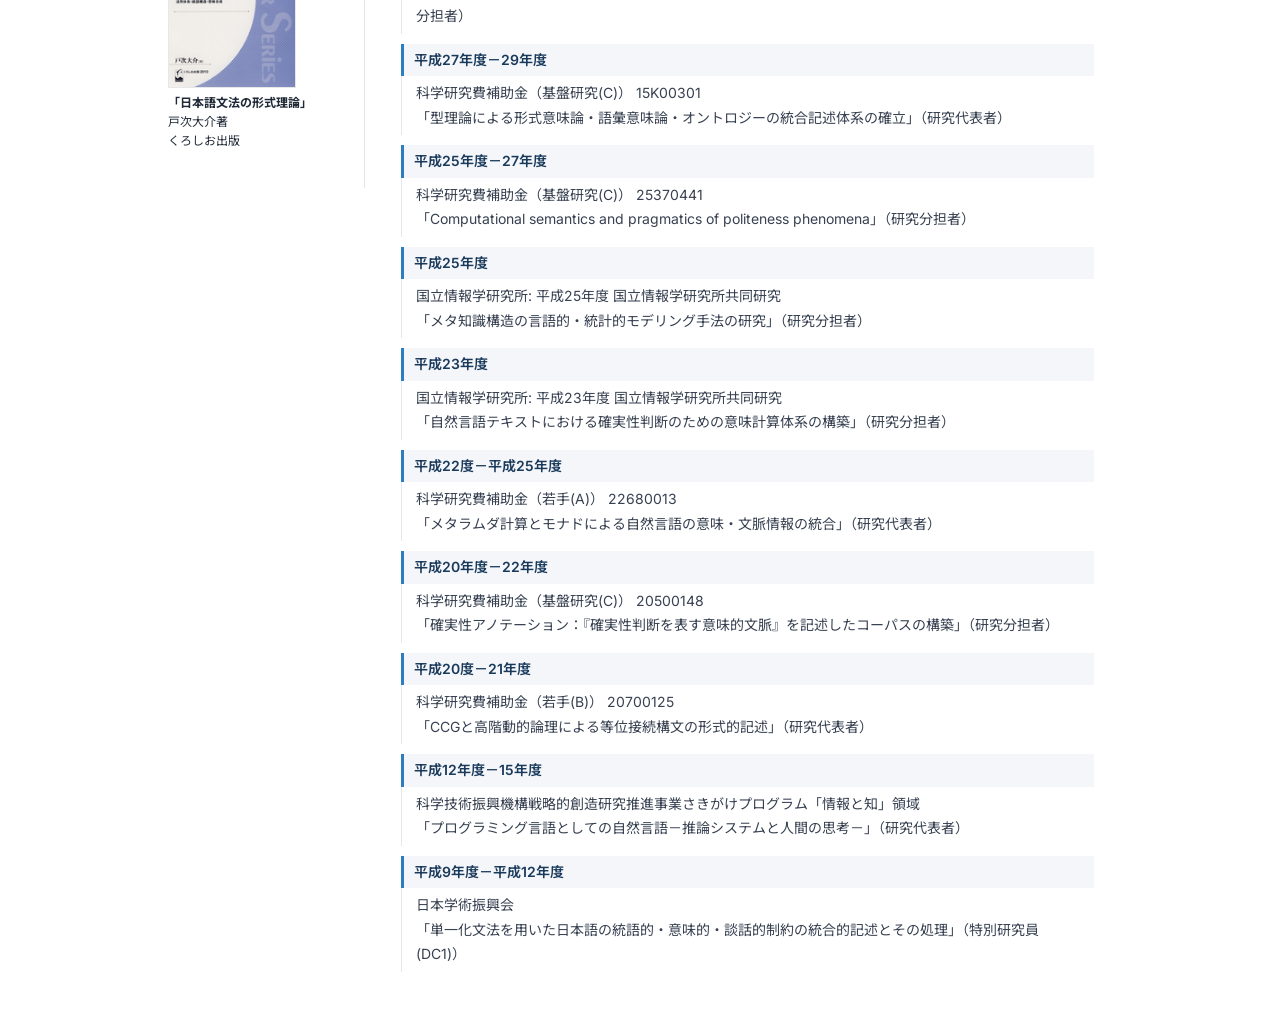
<file: ja/fundings.html>
<html xmlns="http://www.w3.org/1999/xhtml" xml:lang="ja"><head><meta http-equiv="Content-Type" content="text/html; charset=utf-8"/><meta name="viewport" content="width=device-width, initial-scale=1.0"/><title>Bekki Laboratory — Daisuke Bekki</title><link rel="preconnect" href="https://fonts.googleapis.com"/><link rel="preconnect" href="https://fonts.gstatic.com" crossorigin="anonymous"/><link href="https://fonts.googleapis.com/css2?family=Inter:wght@300;400;600&amp;family=Noto+Sans+JP:wght@300;400;700&amp;display=swap" rel="stylesheet"/><link rel="stylesheet" href="../style.css"/></head><body><div class="site-header"><div class="header-overlay"> </div><div class="lang-toggle"><span class="lang-current">JA</span></div><div class="header-text"><h1>Bekki Laboratory</h1></div></div><div class="page-wrapper"><div class="sidebar"><details class="nav-details" open="open"><summary class="nav-summary">
              ☰ メニュー</summary><div class="lang-toggle-sidebar"><span class="lang-current">JA</span></div><span class="nav-label">Site Map</span><ul><li><a href="index.html">Top</a></li><li><a href="project.html">Project</a></li><li><a href="publications.html">Publications</a></li><li><a href="crest2025.html">JST CREST 2025</a></li><li><a href="fundings.html">Fundings</a></li><li><a href="career.html">Academic Careers</a></li><li><a href="http://www.is.ocha.ac.jp/~bekki/member/syllabi.html">Syllabus</a></li></ul><span class="nav-label">NLP Resources</span><ul><li><a href="https://github.com/DaisukeBekki/lightblue/" target="_top">lightblue</a></li><li><a href="https://github.com/mynlp/ccg2lambda" target="_top">ccg2lambda</a></li><li><a href="https://github.com/DaisukeBekki/JSeM/" target="_top">JSeM</a></li></ul><span class="nav-label">Academic Profiles</span><ul><li><a href="http://www.linkedin.com/in/daisukebekki" target="_blank">LinkedIn</a></li><li><a href="http://researchmap.jp/bekki/" target="_blank">Researchmap</a></li><li><a href="https://ocha.academia.edu/DaisukeBekki" target="_blank">Academia.edu</a></li><li><a href="https://www.semanticscholar.org/author/Daisuke-Bekki/2520156" target="_blank">Semantic Scholar</a></li><li><a href="https://www.aclweb.org/anthology/people/d/daisuke-bekki/" target="_blank">ACL Anthology</a></li><li><a href="https://dblp.uni-trier.de/pers/hd/b/Bekki:Daisuke" target="_blank">DBLP</a></li></ul><span class="nav-label">Conferences</span><ul><li><a href="https://lenls.github.io/">LENLS</a></li></ul><span class="nav-label">Links</span><ul><li><a href="https://bekkilab.notion.site/Bekkilab-Members-32e4b76a51ae4b03a18d9bd9fe2bbaf2">戸次研究室</a></li><li><a href="http://www.is.ocha.ac.jp/" target="_blank">情報科学科</a></li><li><a href="http://www.ocha.ac.jp/" target="_blank">お茶の水女子大学</a></li></ul><span class="nav-label">Books</span><div class="book-entry"><a href="http://www.amazon.co.jp/dp/4130629158/"><img src="../images/LOGICbook.jpg" alt="数理論理学"/></a><b>「数理論理学」</b><br/>
              戸次大介著<br/>
              東京大学出版会<br/><a href="ErrataSecondPrinting.md">第2刷正誤表</a></div><div class="book-entry"><a href="http://www.amazon.co.jp/dp/4874244688/"><img src="../images/CCGbook.jpg" alt="日本語文法の形式理論"/></a><b>「日本語文法の形式理論」</b><br/>
              戸次大介著<br/>
              くろしお出版
            </div></details></div><div class="main-content"><div xmlns="" class="section-title">競争的資金</div><dl xmlns=""><dt>令和7年度－令和12年度</dt><dd>戦略的創造研究推進事業(CREST)「人とAI の共生・協働社会を実現する学際的システム基盤の創出」領域 JPMJCR2565<br/>
    「言語諸科学の協働による人・LLM間のフィードバックループ創出」（研究代表者）
    <span style="color:white">30％</span></dd><dt>令和5年度－令和9年度</dt><dd>科学研究費補助金（基盤研究(B)）23H03452<br/>
    「依存型意味論による自然言語の意味の研究とその自動検証」（研究代表者）
    <span style="color:white">20％</span></dd><dt>令和6年度－令和8年度</dt><dd>科学研究費補助金（基盤研究(C)）24K03880<br/>
    「日本語の様相表現を確率によって分析する理論的枠組みの構築―可能世界からの脱却」（研究分担者）
    <span style="color:white">5％</span></dd><dt>令和2年度－令和7年度</dt><dd>戦略的創造研究推進事業(CREST)「信頼されるAIシステムを支える基盤技術」領域 JPMJCR20D2<br/>
    「知識と推論に基づいて言語で説明できるAIシステム」（主たる共同研究者）
    <span style="color:white">15％</span></dd><dt>令和3年度－令和4年度</dt><dd>政策科学総合研究事業（臨床研究等ICT基盤構築・人工知能実装研究事業） JPMH21AC5001<br/>
    「新薬創出を加速する症例データベースの構築・拡充／創薬ターゲット推定アルゴリズムの開発」（主たる共同研究者）
    <span style="color:white">10％</span></dd><dt>令和1年度</dt><dd>日本電気株式会社様との共同研究<br/>
    「捜査資料内のテキスト意味解析に関する研究」（研究代表者）
    <span style="color:white">3％</span></dd><dt>平成30年度－令和2年度</dt><dd>官民研究開発投資拡大プログラム(AIP-PRISM) JPMJCR18Y1<br/>
    「医療テキスト構造化のための言語・知識処理基盤の構築」（主たる共同研究者）
    <span style="color:white">10％</span></dd><dt>平成31年度</dt><dd>国立情報学研究所CRIS委託研究<br/>
    「マルチモーダル対話知識獲得基盤」（共同研究者）
    <span style="color:white">％</span></dd><dt>平成30年度－令和3年度</dt><dd>科学研究費補助金（基盤研究(B)）JP18H03284<br/>
    「日本語CCG統語解析器lightblueの開発」（研究代表者）
    <span style="color:white">20％</span></dd><dt>平成25年度－令和1年度</dt><dd>戦略的創造研究推進事業(CREST)「ビッグデータ統合利活用のための次世代基盤技術の創出・体系化」領域 JPMJCR1301<br/>
    「知識に基づく構造的言語処理の確立と知識インフラの構築」（主たる共同研究者）
    <span style="color:white">20％</span></dd><dt>平成28年度－30年度</dt><dd>科学研究費補助金（基盤研究(C)）<br/>
    「Computational semantics and pragmatics of honorification and particles in Asian languages」（研究分担者）
    <span style="color:white">9％</span></dd><dt>平成27年度－29年度</dt><dd>科学研究費補助金（基盤研究(C)） 15K00301<br/>
    「型理論による形式意味論・語彙意味論・オントロジーの統合記述体系の確立」（研究代表者）
    <span style="color:white">％</span></dd><dt>平成25年度－27年度</dt><dd>科学研究費補助金（基盤研究(C)） 25370441<br/>
    「Computational semantics and pragmatics of politeness phenomena」（研究分担者）
    <span style="color:white">20％</span></dd><dt>平成25年度</dt><dd>国立情報学研究所: 平成25年度 国立情報学研究所共同研究<br/>
    「メタ知識構造の言語的・統計的モデリング手法の研究」（研究分担者）
    <span style="color:white">％</span></dd><dt>平成23年度</dt><dd>国立情報学研究所: 平成23年度 国立情報学研究所共同研究<br/>
    「自然言語テキストにおける確実性判断のための意味計算体系の構築」（研究分担者）
    <span style="color:white">％</span></dd><dt>平成22度－平成25年度</dt><dd>科学研究費補助金（若手(A)） 22680013<br/>
    「メタラムダ計算とモナドによる自然言語の意味・文脈情報の統合」（研究代表者）
    <span style="color:white">15％</span></dd><dt>平成20年度－22年度</dt><dd>科学研究費補助金（基盤研究(C)） 20500148<br/>
    「確実性アノテーション：『確実性判断を表す意味的文脈』を記述したコーパスの構築」（研究分担者）
    <span style="color:white">％</span></dd><dt>平成20度－21年度</dt><dd>科学研究費補助金（若手(B)） 20700125<br/>
    「CCGと高階動的論理による等位接続構文の形式的記述」（研究代表者）
    <span style="color:white">％</span></dd><dt>平成12年度－15年度</dt><dd>科学技術振興機構戦略的創造研究推進事業さきがけプログラム「情報と知」領域<br/>
    「プログラミング言語としての自然言語－推論システムと人間の思考－」（研究代表者）
    <span style="color:white">％</span></dd><dt>平成9年度－平成12年度</dt><dd>日本学術振興会<br/>
    「単一化文法を用いた日本語の統語的・意味的・談話的制約の統合的記述とその処理」（特別研究員(DC1)）
    <span style="color:white">％</span></dd></dl></div></div></body></html>
</file>
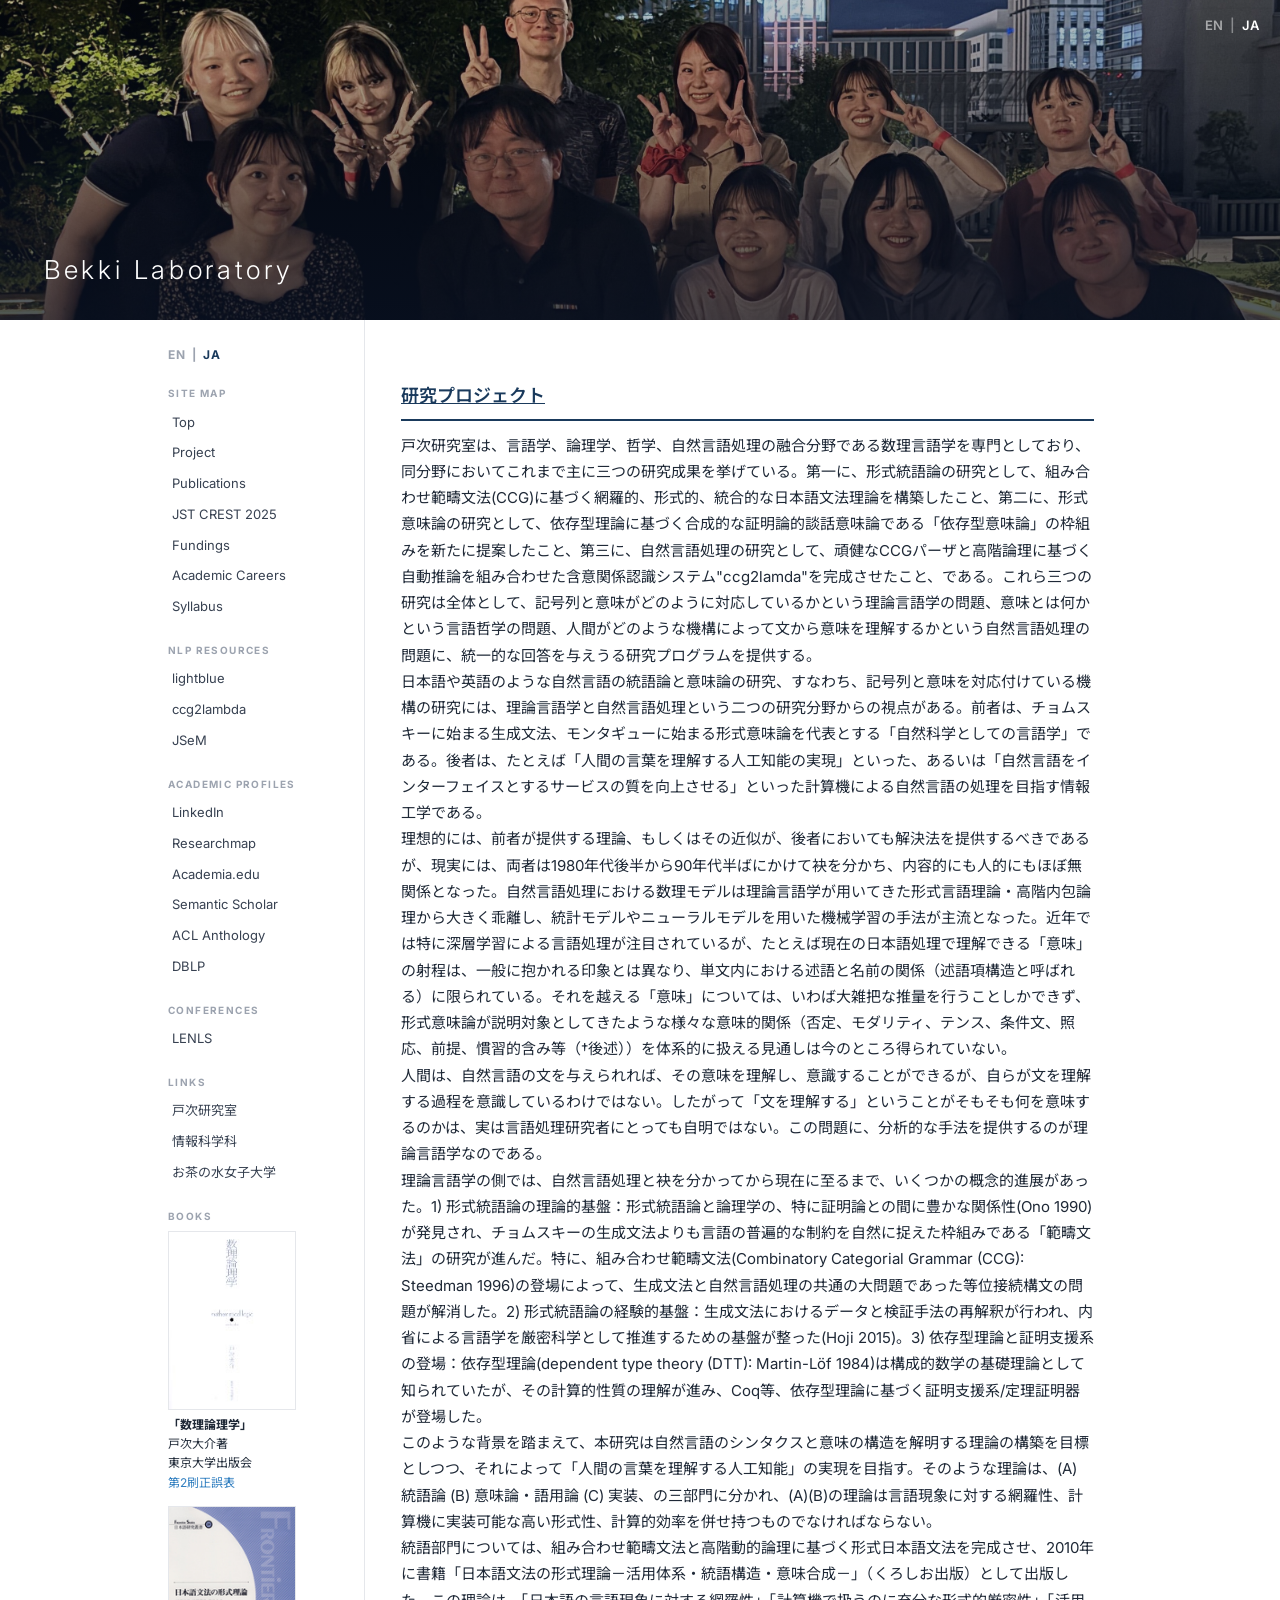
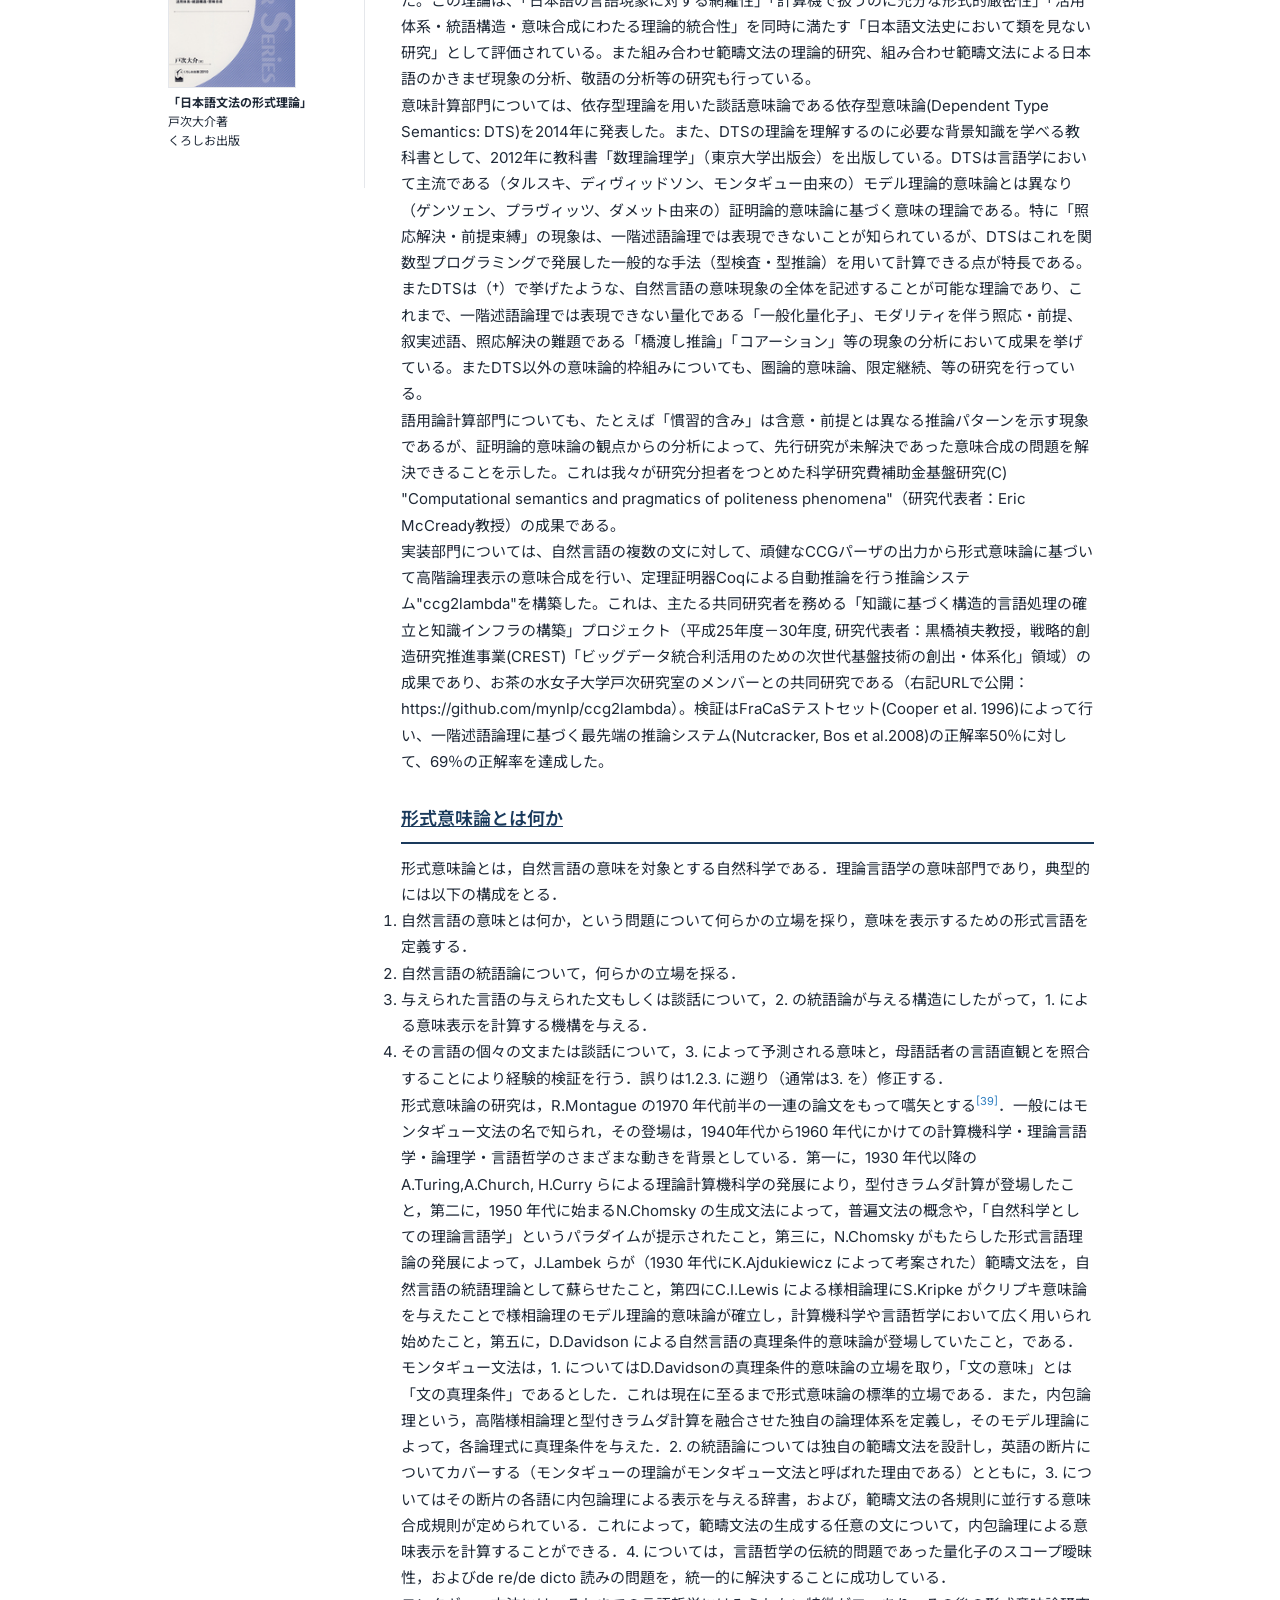
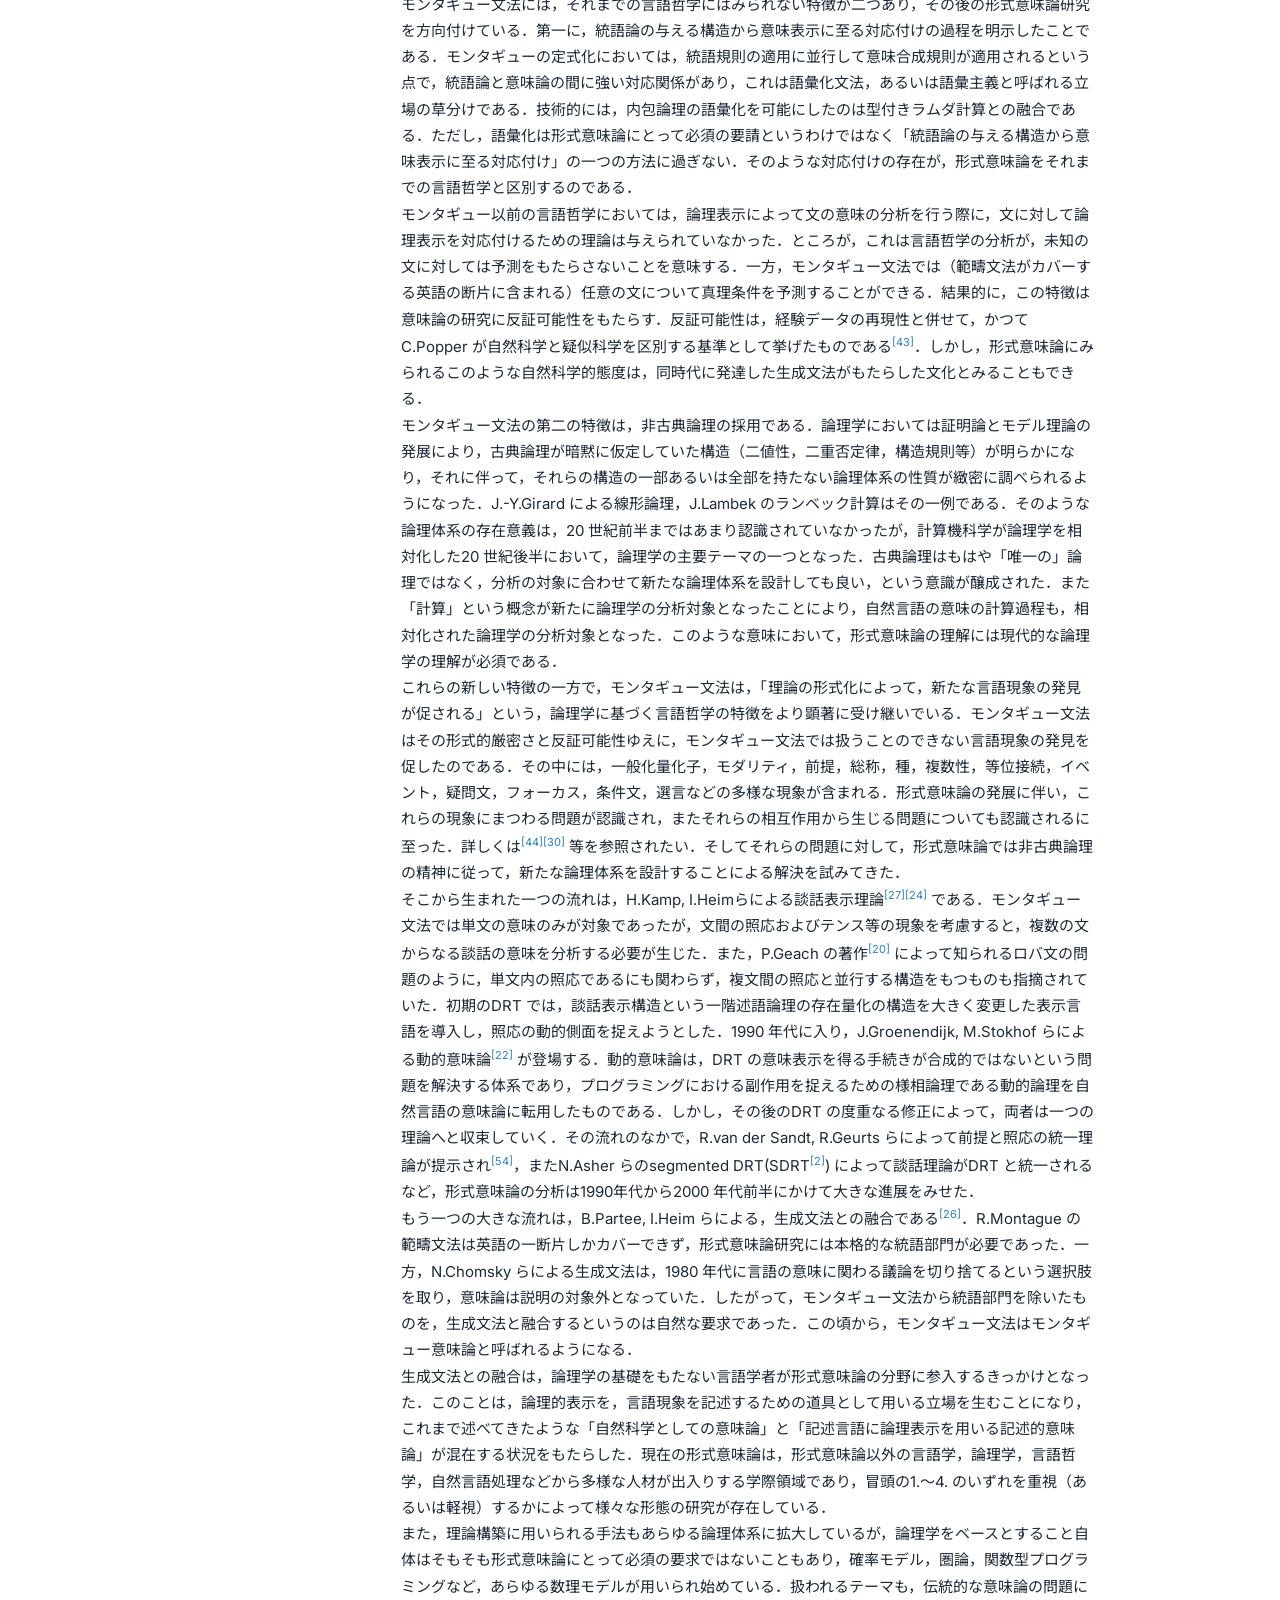
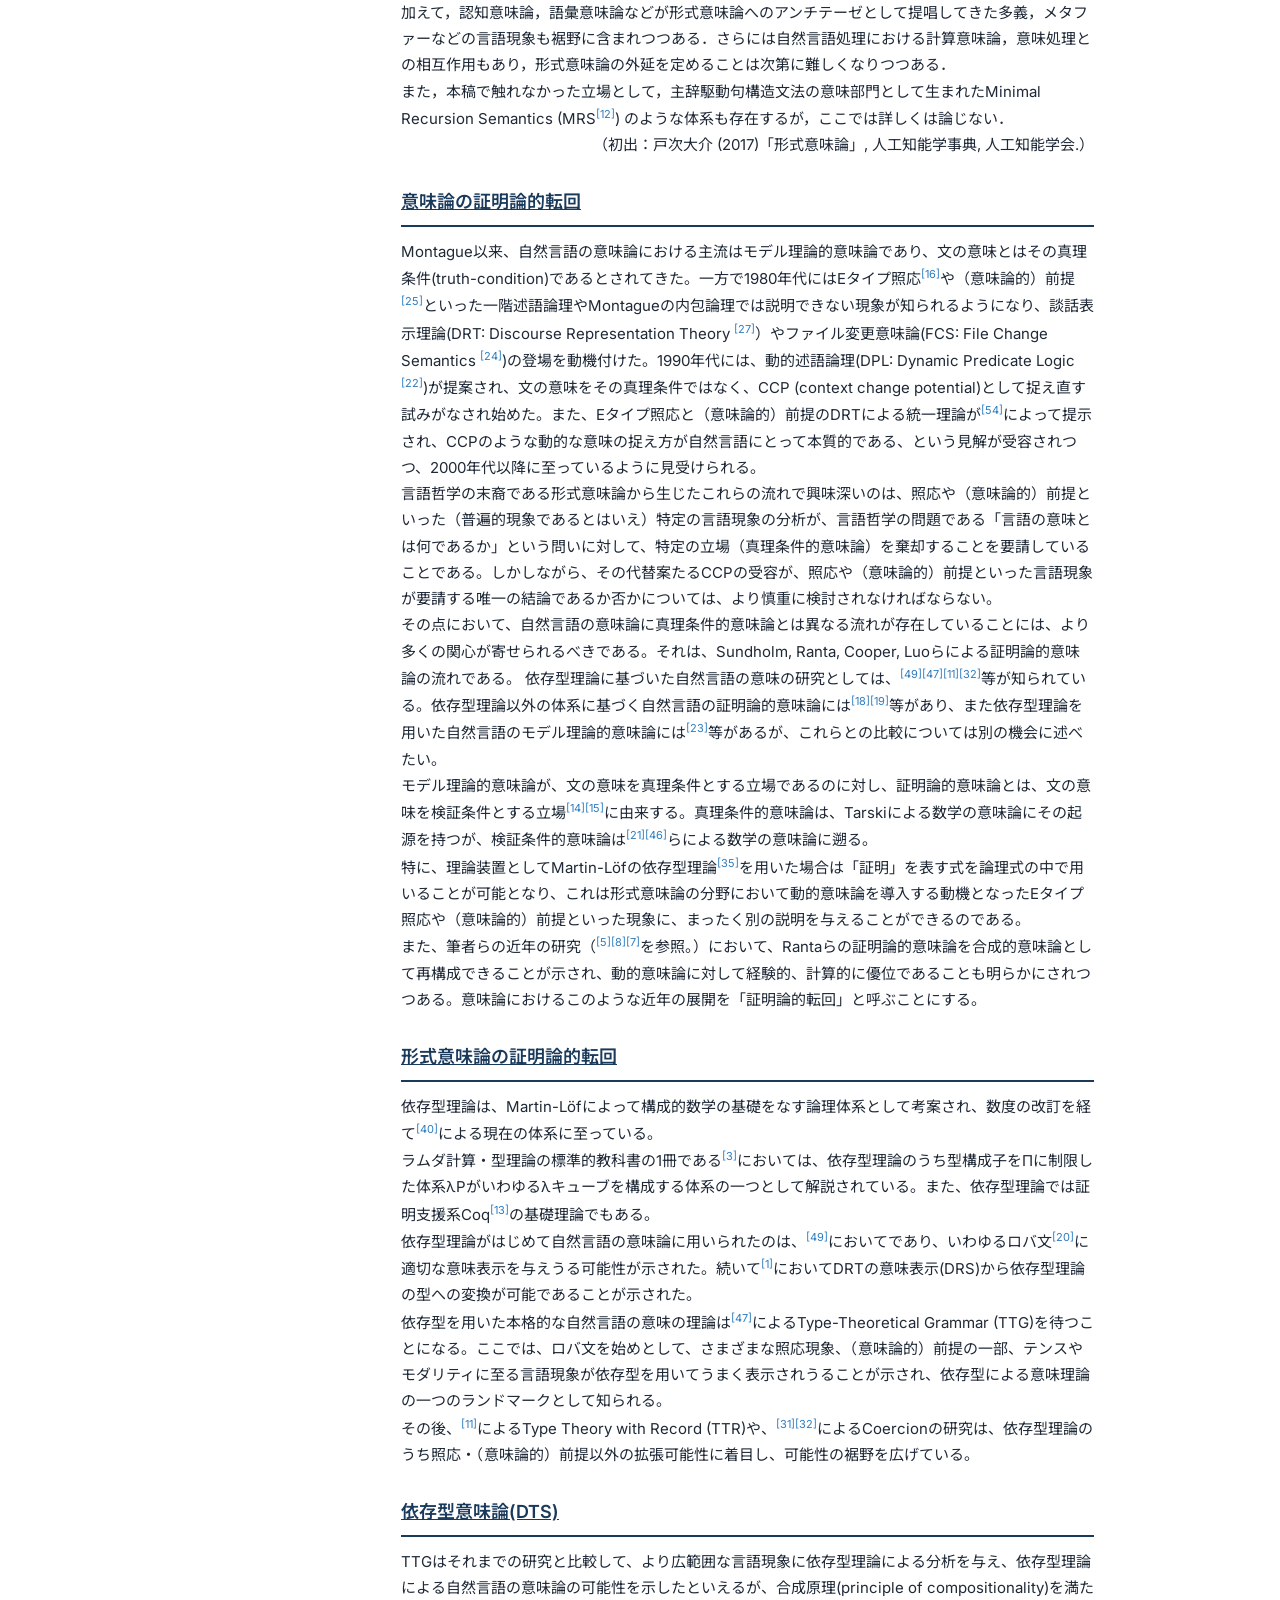
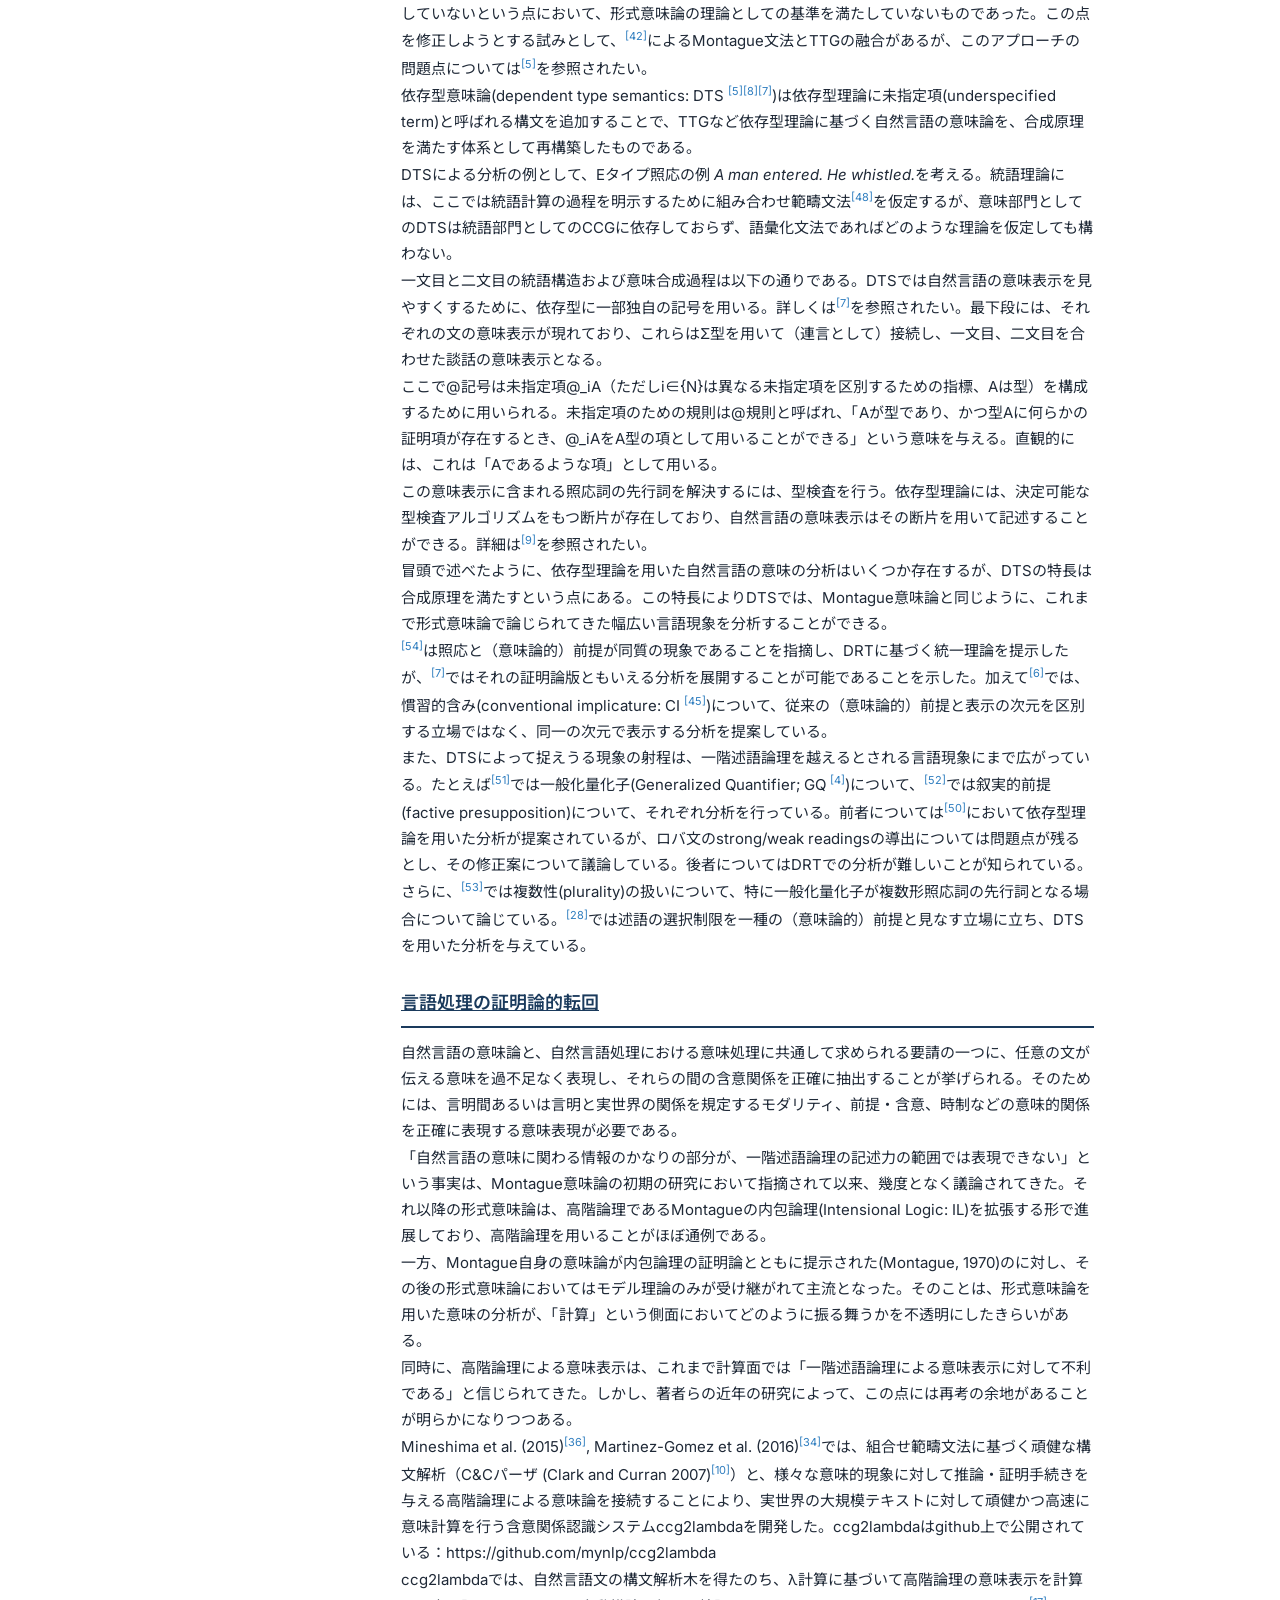
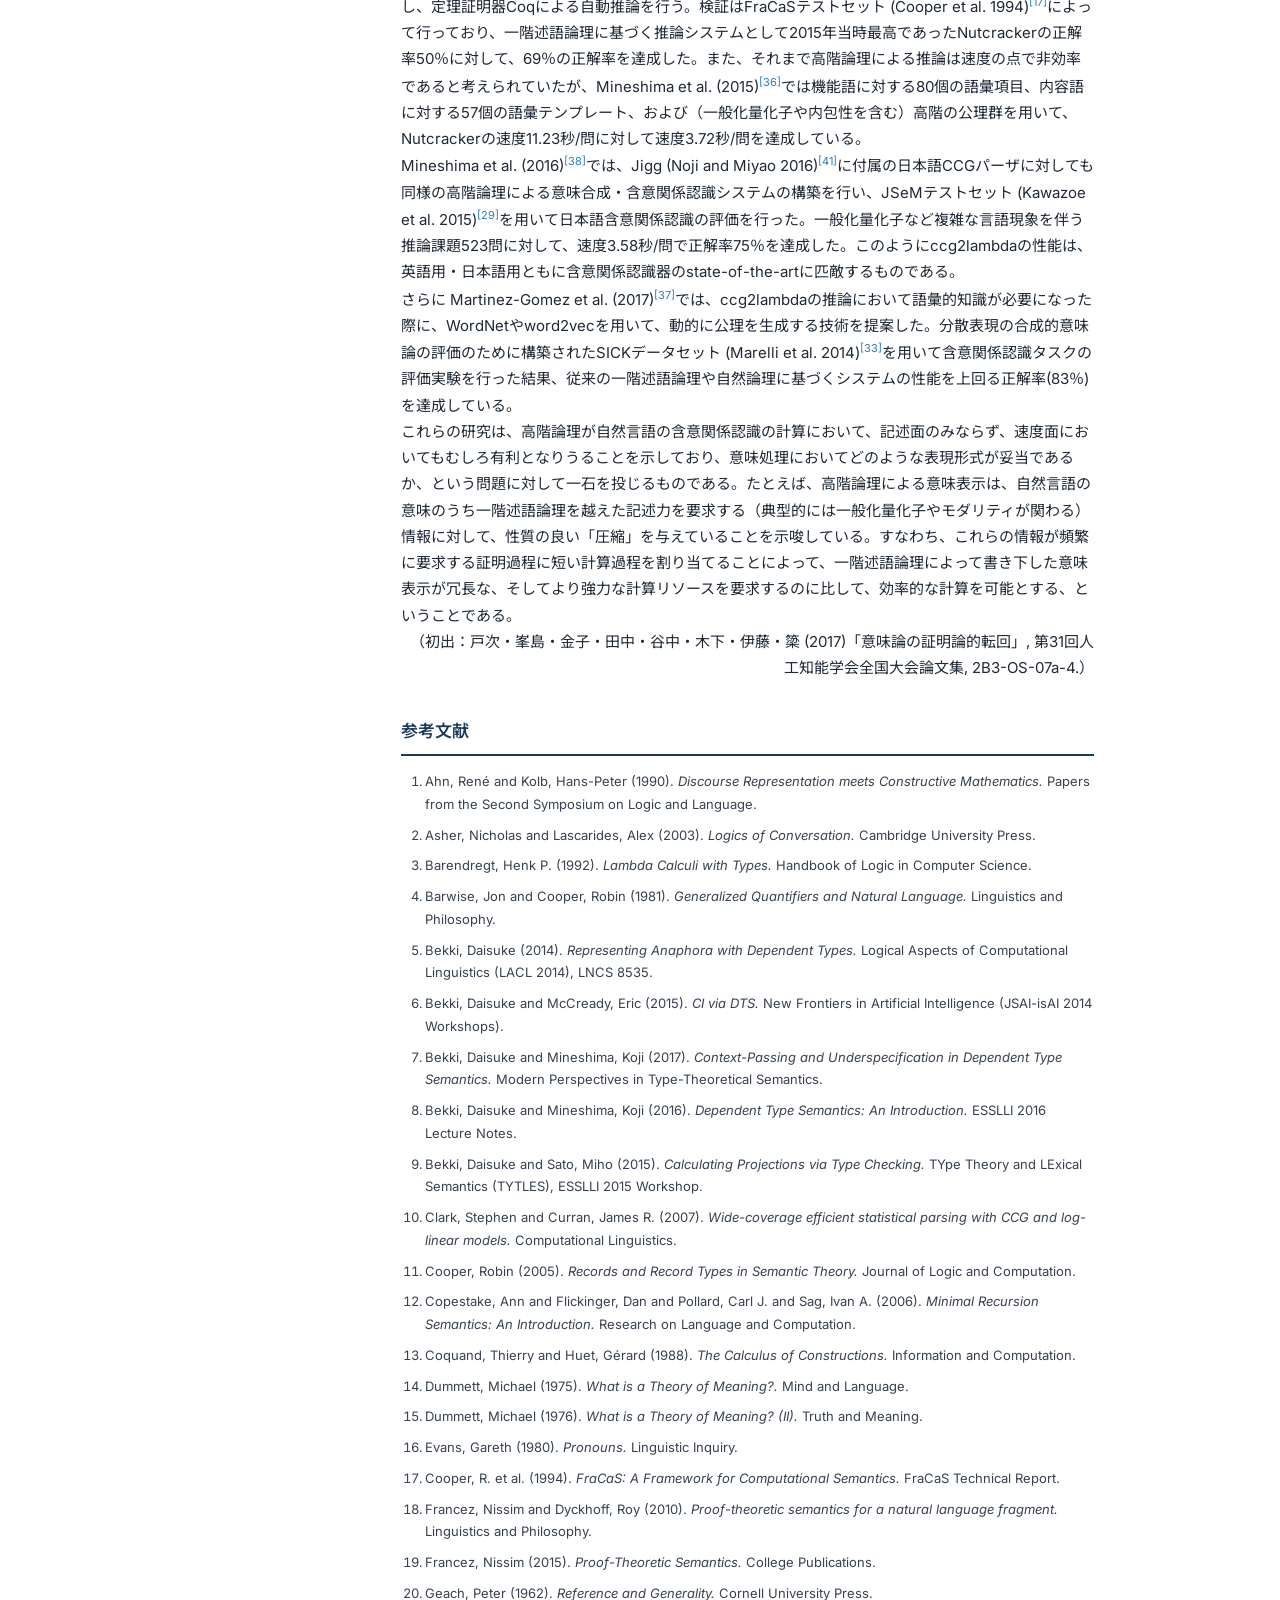
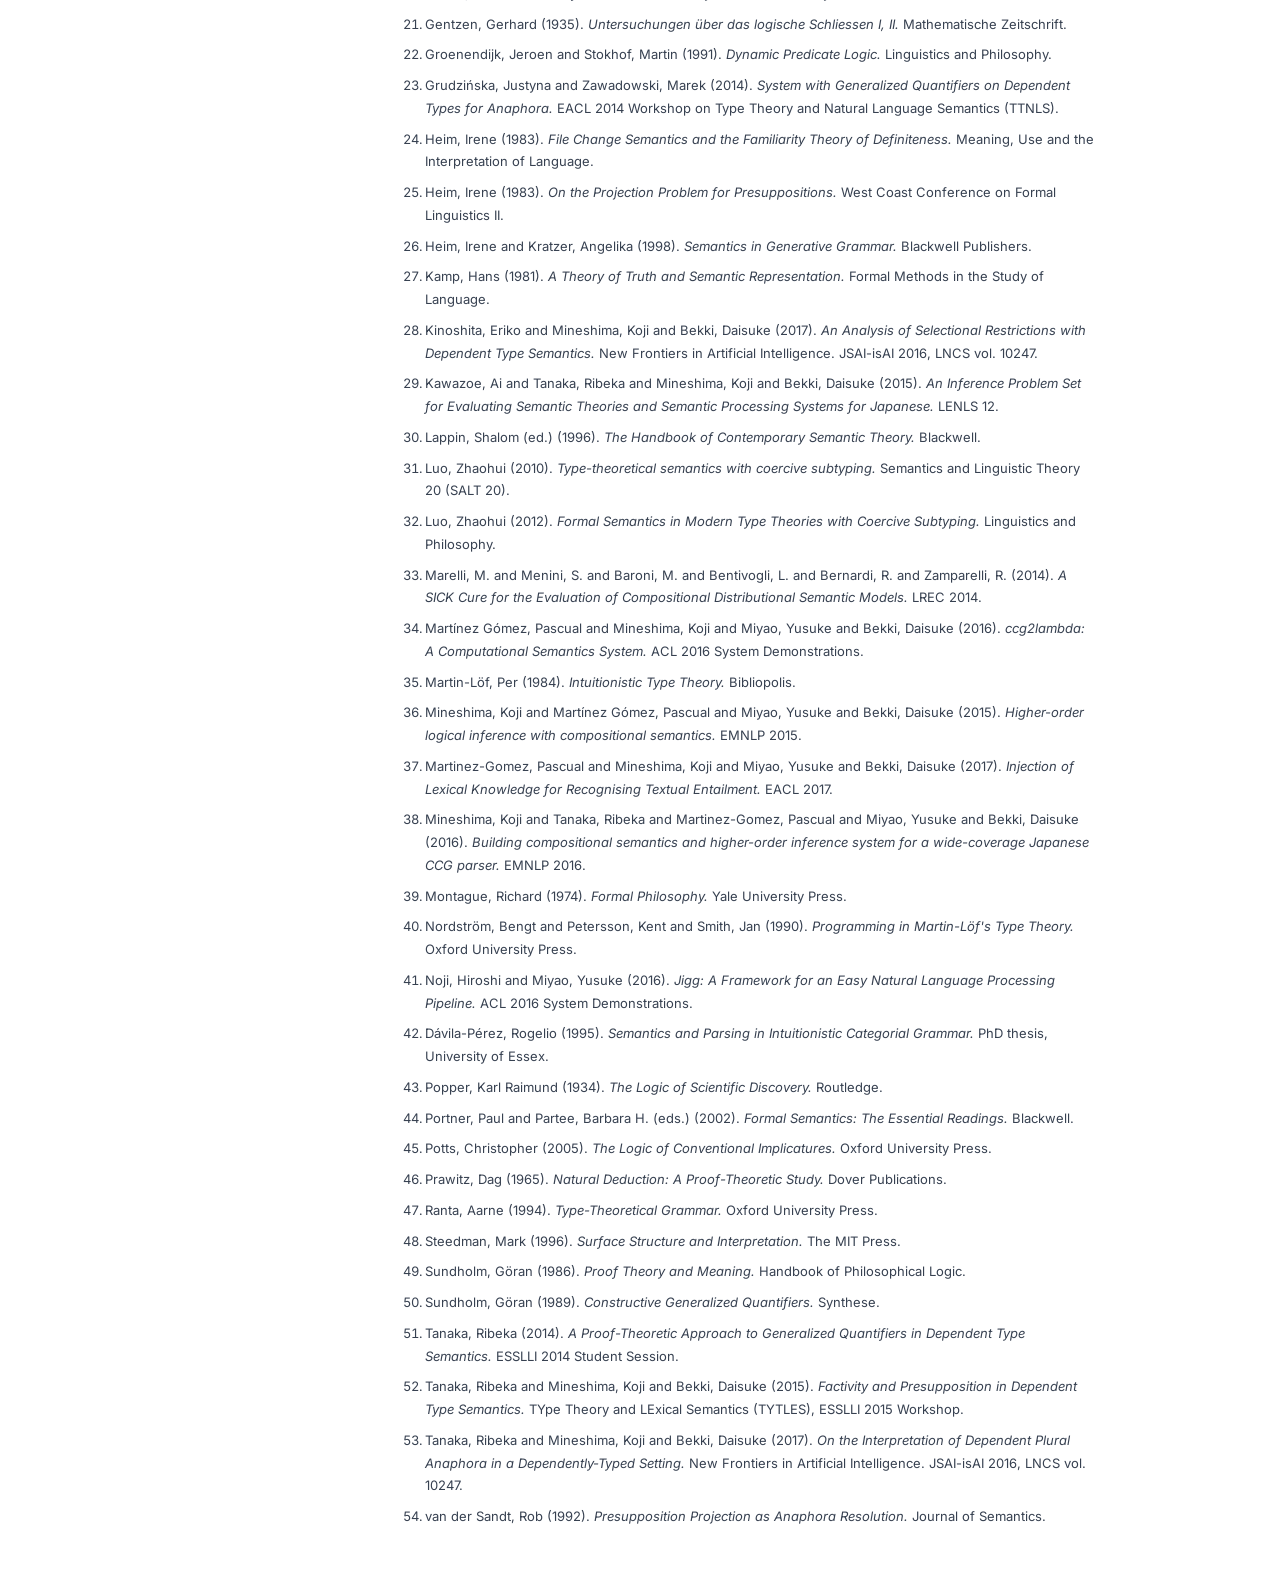
<file: ja/project.html>
<html xmlns="http://www.w3.org/1999/xhtml" xml:lang="ja"><head><meta http-equiv="Content-Type" content="text/html; charset=utf-8"/><meta name="viewport" content="width=device-width, initial-scale=1.0"/><title>Bekki Laboratory — Daisuke Bekki</title><link rel="preconnect" href="https://fonts.googleapis.com"/><link rel="preconnect" href="https://fonts.gstatic.com" crossorigin="anonymous"/><link href="https://fonts.googleapis.com/css2?family=Inter:wght@300;400;600&amp;family=Noto+Sans+JP:wght@300;400;700&amp;display=swap" rel="stylesheet"/><link rel="stylesheet" href="../style.css"/></head><body><div class="site-header"><div class="header-overlay"> </div><div class="lang-toggle"><a href="../project.html">EN</a><span class="lang-sep">|</span><span class="lang-current">JA</span></div><div class="header-text"><h1>Bekki Laboratory</h1></div></div><div class="page-wrapper"><div class="sidebar"><details class="nav-details" open="open"><summary class="nav-summary">
              ☰ メニュー</summary><div class="lang-toggle-sidebar"><a href="../project.html">EN</a><span class="lang-sep">|</span><span class="lang-current">JA</span></div><span class="nav-label">Site Map</span><ul><li><a href="index.html">Top</a></li><li><a href="project.html">Project</a></li><li><a href="publications.html">Publications</a></li><li><a href="crest2025.html">JST CREST 2025</a></li><li><a href="fundings.html">Fundings</a></li><li><a href="career.html">Academic Careers</a></li><li><a href="http://www.is.ocha.ac.jp/~bekki/member/syllabi.html">Syllabus</a></li></ul><span class="nav-label">NLP Resources</span><ul><li><a href="https://github.com/DaisukeBekki/lightblue/" target="_top">lightblue</a></li><li><a href="https://github.com/mynlp/ccg2lambda" target="_top">ccg2lambda</a></li><li><a href="https://github.com/DaisukeBekki/JSeM/" target="_top">JSeM</a></li></ul><span class="nav-label">Academic Profiles</span><ul><li><a href="http://www.linkedin.com/in/daisukebekki" target="_blank">LinkedIn</a></li><li><a href="http://researchmap.jp/bekki/" target="_blank">Researchmap</a></li><li><a href="https://ocha.academia.edu/DaisukeBekki" target="_blank">Academia.edu</a></li><li><a href="https://www.semanticscholar.org/author/Daisuke-Bekki/2520156" target="_blank">Semantic Scholar</a></li><li><a href="https://www.aclweb.org/anthology/people/d/daisuke-bekki/" target="_blank">ACL Anthology</a></li><li><a href="https://dblp.uni-trier.de/pers/hd/b/Bekki:Daisuke" target="_blank">DBLP</a></li></ul><span class="nav-label">Conferences</span><ul><li><a href="https://lenls.github.io/">LENLS</a></li></ul><span class="nav-label">Links</span><ul><li><a href="https://bekkilab.notion.site/Bekkilab-Members-32e4b76a51ae4b03a18d9bd9fe2bbaf2">戸次研究室</a></li><li><a href="http://www.is.ocha.ac.jp/" target="_blank">情報科学科</a></li><li><a href="http://www.ocha.ac.jp/" target="_blank">お茶の水女子大学</a></li></ul><span class="nav-label">Books</span><div class="book-entry"><a href="http://www.amazon.co.jp/dp/4130629158/"><img src="../images/LOGICbook.jpg" alt="数理論理学"/></a><b>「数理論理学」</b><br/>
              戸次大介著<br/>
              東京大学出版会<br/><a href="ErrataSecondPrinting.md">第2刷正誤表</a></div><div class="book-entry"><a href="http://www.amazon.co.jp/dp/4874244688/"><img src="../images/CCGbook.jpg" alt="日本語文法の形式理論"/></a><b>「日本語文法の形式理論」</b><br/>
              戸次大介著<br/>
              くろしお出版
            </div></details></div><div class="main-content">
<font xmlns="" class="title"><u>研究プロジェクト</u></font>

<p xmlns="">戸次研究室は、言語学、論理学、哲学、自然言語処理の融合分野である数理言語学を専門としており、同分野においてこれまで主に三つの研究成果を挙げている。第一に、形式統語論の研究として、組み合わせ範疇文法(CCG)に基づく網羅的、形式的、統合的な日本語文法理論を構築したこと、第二に、形式意味論の研究として、依存型理論に基づく合成的な証明論的談話意味論である「依存型意味論」の枠組みを新たに提案したこと、第三に、自然言語処理の研究として、頑健なCCGパーザと高階論理に基づく自動推論を組み合わせた含意関係認識システム"ccg2lamda"を完成させたこと、である。これら三つの研究は全体として、記号列と意味がどのように対応しているかという理論言語学の問題、意味とは何かという言語哲学の問題、人間がどのような機構によって文から意味を理解するかという自然言語処理の問題に、統一的な回答を与えうる研究プログラムを提供する。</p>

<p xmlns="">日本語や英語のような自然言語の統語論と意味論の研究、すなわち、記号列と意味を対応付けている機構の研究には、理論言語学と自然言語処理という二つの研究分野からの視点がある。前者は、チョムスキーに始まる生成文法、モンタギューに始まる形式意味論を代表とする「自然科学としての言語学」である。後者は、たとえば「人間の言葉を理解する人工知能の実現」といった、あるいは「自然言語をインターフェイスとするサービスの質を向上させる」といった計算機による自然言語の処理を目指す情報工学である。</p>

<p xmlns="">理想的には、前者が提供する理論、もしくはその近似が、後者においても解決法を提供するべきであるが、現実には、両者は1980年代後半から90年代半ばにかけて袂を分かち、内容的にも人的にもほぼ無関係となった。自然言語処理における数理モデルは理論言語学が用いてきた形式言語理論・高階内包論理から大きく乖離し、統計モデルやニューラルモデルを用いた機械学習の手法が主流となった。近年では特に深層学習による言語処理が注目されているが、たとえば現在の日本語処理で理解できる「意味」の射程は、一般に抱かれる印象とは異なり、単文内における述語と名前の関係（述語項構造と呼ばれる）に限られている。それを越える「意味」については、いわば大雑把な推量を行うことしかできず、形式意味論が説明対象としてきたような様々な意味的関係（否定、モダリティ、テンス、条件文、照応、前提、慣習的含み等（†後述））を体系的に扱える見通しは今のところ得られていない。</p>

<p xmlns="">人間は、自然言語の文を与えられれば、その意味を理解し、意識することができるが、自らが文を理解する過程を意識しているわけではない。したがって「文を理解する」ということがそもそも何を意味するのかは、実は言語処理研究者にとっても自明ではない。この問題に、分析的な手法を提供するのが理論言語学なのである。</p>

<p xmlns="">理論言語学の側では、自然言語処理と袂を分かってから現在に至るまで、いくつかの概念的進展があった。1) 形式統語論の理論的基盤：形式統語論と論理学の、特に証明論との間に豊かな関係性(Ono 1990)が発見され、チョムスキーの生成文法よりも言語の普遍的な制約を自然に捉えた枠組みである「範疇文法」の研究が進んだ。特に、組み合わせ範疇文法(Combinatory Categorial Grammar (CCG): Steedman 1996)の登場によって、生成文法と自然言語処理の共通の大問題であった等位接続構文の問題が解消した。2) 形式統語論の経験的基盤：生成文法におけるデータと検証手法の再解釈が行われ、内省による言語学を厳密科学として推進するための基盤が整った(Hoji 2015)。3) 依存型理論と証明支援系の登場：依存型理論(dependent type theory (DTT): Martin-Löf 1984)は構成的数学の基礎理論として知られていたが、その計算的性質の理解が進み、Coq等、依存型理論に基づく証明支援系/定理証明器が登場した。</p>

<p xmlns="">このような背景を踏まえて、本研究は自然言語のシンタクスと意味の構造を解明する理論の構築を目標としつつ、それによって「人間の言葉を理解する人工知能」の実現を目指す。そのような理論は、(A) 統語論 (B) 意味論・語用論 (C) 実装、の三部門に分かれ、(A)(B)の理論は言語現象に対する網羅性、計算機に実装可能な高い形式性、計算的効率を併せ持つものでなければならない。</p>

<p xmlns="">統語部門については、組み合わせ範疇文法と高階動的論理に基づく形式日本語文法を完成させ、2010年に書籍「日本語文法の形式理論－活用体系・統語構造・意味合成－」（くろしお出版）として出版した。この理論は、「日本語の言語現象に対する網羅性」「計算機で扱うのに充分な形式的厳密性」「活用体系・統語構造・意味合成にわたる理論的統合性」を同時に満たす「日本語文法史において類を見ない研究」として評価されている。また組み合わせ範疇文法の理論的研究、組み合わせ範疇文法による日本語のかきまぜ現象の分析、敬語の分析等の研究も行っている。</p>

<p xmlns="">意味計算部門については、依存型理論を用いた談話意味論である依存型意味論(Dependent Type Semantics: DTS)を2014年に発表した。また、DTSの理論を理解するのに必要な背景知識を学べる教科書として、2012年に教科書「数理論理学」（東京大学出版会）を出版している。DTSは言語学において主流である（タルスキ、ディヴィッドソン、モンタギュー由来の）モデル理論的意味論とは異なり（ゲンツェン、プラヴィッツ、ダメット由来の）証明論的意味論に基づく意味の理論である。特に「照応解決・前提束縛」の現象は、一階述語論理では表現できないことが知られているが、DTSはこれを関数型プログラミングで発展した一般的な手法（型検査・型推論）を用いて計算できる点が特長である。またDTSは（†）で挙げたような、自然言語の意味現象の全体を記述することが可能な理論であり、これまで、一階述語論理では表現できない量化である「一般化量化子」、モダリティを伴う照応・前提、叙実述語、照応解決の難題である「橋渡し推論」「コアーション」等の現象の分析において成果を挙げている。またDTS以外の意味論的枠組みについても、圏論的意味論、限定継続、等の研究を行っている。</p>

<p xmlns="">語用論計算部門についても、たとえば「慣習的含み」は含意・前提とは異なる推論パターンを示す現象であるが、証明論的意味論の観点からの分析によって、先行研究が未解決であった意味合成の問題を解決できることを示した。これは我々が研究分担者をつとめた科学研究費補助金基盤研究(C) "Computational semantics and pragmatics of politeness phenomena"（研究代表者：Eric McCready教授）の成果である。</p>

<p xmlns="">実装部門については、自然言語の複数の文に対して、頑健なCCGパーザの出力から形式意味論に基づいて高階論理表示の意味合成を行い、定理証明器Coqによる自動推論を行う推論システム"ccg2lambda"を構築した。これは、主たる共同研究者を務める「知識に基づく構造的言語処理の確立と知識インフラの構築」プロジェクト（平成25年度－30年度, 研究代表者：黒橋禎夫教授，戦略的創造研究推進事業(CREST)「ビッグデータ統合利活用のための次世代基盤技術の創出・体系化」領域）の成果であり、お茶の水女子大学戸次研究室のメンバーとの共同研究である（右記URLで公開：https://github.com/mynlp/ccg2lambda）。検証はFraCaSテストセット(Cooper et al. 1996)によって行い、一階述語論理に基づく最先端の推論システム(Nutcracker, Bos et al.2008)の正解率50％に対して、69％の正解率を達成した。 </p>

<font xmlns="" class="title"><u>形式意味論とは何か</u></font>

<p xmlns="">形式意味論とは，自然言語の意味を対象とする自然科学である．理論言語学の意味部門であり，典型的には以下の構成をとる．</p>

<ol xmlns="">
<li>自然言語の意味とは何か，という問題について何らかの立場を採り，意味を表示するための形式言語を定義する．</li>
<li>自然言語の統語論について，何らかの立場を採る．</li>
<li>与えられた言語の与えられた文もしくは談話について，2. の統語論が与える構造にしたがって，1. による意味表示を計算する機構を与える．</li>
<li>その言語の個々の文または談話について，3. によって予測される意味と，母語話者の言語直観とを照合することにより経験的検証を行う．誤りは1.2.3. に遡り（通常は3. を）修正する．</li>
</ol>

<p xmlns="">形式意味論の研究は，R.Montague の1970 年代前半の一連の論文をもって嚆矢とする<a href="#ref-Montague1974" class="cite">[39]</a>．一般にはモンタギュー文法の名で知られ，その登場は，1940年代から1960 年代にかけての計算機科学・理論言語学・論理学・言語哲学のさまざまな動きを背景としている．第一に，1930 年代以降のA.Turing,A.Church, H.Curry らによる理論計算機科学の発展により，型付きラムダ計算が登場したこと，第二に，1950 年代に始まるN.Chomsky の生成文法によって，普遍文法の概念や，「自然科学としての理論言語学」というパラダイムが提示されたこと，第三に，N.Chomsky がもたらした形式言語理論の発展によって，J.Lambek らが（1930 年代にK.Ajdukiewicz によって考案された）範疇文法を，自然言語の統語理論として蘇らせたこと，第四にC.I.Lewis による様相論理にS.Kripke がクリプキ意味論を与えたことで様相論理のモデル理論的意味論が確立し，計算機科学や言語哲学において広く用いられ始めたこと，第五に，D.Davidson による自然言語の真理条件的意味論が登場していたこと，である．</p>

<p xmlns="">モンタギュー文法は，1. についてはD.Davidsonの真理条件的意味論の立場を取り，「文の意味」とは「文の真理条件」であるとした．これは現在に至るまで形式意味論の標準的立場である．また，内包論理という，高階様相論理と型付きラムダ計算を融合させた独自の論理体系を定義し，そのモデル理論によって，各論理式に真理条件を与えた．2. の統語論については独自の範疇文法を設計し，英語の断片についてカバーする（モンタギューの理論がモンタギュー文法と呼ばれた理由である）とともに，3. についてはその断片の各語に内包論理による表示を与える辞書，および，範疇文法の各規則に並行する意味合成規則が定められている．これによって，範疇文法の生成する任意の文について，内包論理による意味表示を計算することができる．4. については，言語哲学の伝統的問題であった量化子のスコープ曖昧性，およびde re/de dicto 読みの問題を，統一的に解決することに成功している．</p>

<p xmlns="">モンタギュー文法には，それまでの言語哲学にはみられない特徴が二つあり，その後の形式意味論研究を方向付けている．第一に，統語論の与える構造から意味表示に至る対応付けの過程を明示したことである．モンタギューの定式化においては，統語規則の適用に並行して意味合成規則が適用されるという点で，統語論と意味論の間に強い対応関係があり，これは語彙化文法，あるいは語彙主義と呼ばれる立場の草分けである．技術的には，内包論理の語彙化を可能にしたのは型付きラムダ計算との融合である．ただし，語彙化は形式意味論にとって必須の要請というわけではなく「統語論の与える構造から意味表示に至る対応付け」の一つの方法に過ぎない．そのような対応付けの存在が，形式意味論をそれまでの言語哲学と区別するのである．</p>

<p xmlns="">モンタギュー以前の言語哲学においては，論理表示によって文の意味の分析を行う際に，文に対して論理表示を対応付けるための理論は与えられていなかった．ところが，これは言語哲学の分析が，未知の文に対しては予測をもたらさないことを意味する．一方，モンタギュー文法では（範疇文法がカバーする英語の断片に含まれる）任意の文について真理条件を予測することができる．結果的に，この特徴は意味論の研究に反証可能性をもたらす．反証可能性は，経験データの再現性と併せて，かつてC.Popper が自然科学と疑似科学を区別する基準として挙げたものである<a href="#ref-Popper1934" class="cite">[43]</a>．しかし，形式意味論にみられるこのような自然科学的態度は，同時代に発達した生成文法がもたらした文化とみることもできる．</p>

<p xmlns="">モンタギュー文法の第二の特徴は，非古典論理の採用である．論理学においては証明論とモデル理論の発展により，古典論理が暗黙に仮定していた構造（二値性，二重否定律，構造規則等）が明らかになり，それに伴って，それらの構造の一部あるいは全部を持たない論理体系の性質が緻密に調べられるようになった．J.-Y.Girard による線形論理，J.Lambek のランベック計算はその一例である．そのような論理体系の存在意義は，20 世紀前半まではあまり認識されていなかったが，計算機科学が論理学を相対化した20 世紀後半において，論理学の主要テーマの一つとなった．古典論理はもはや「唯一の」論理ではなく，分析の対象に合わせて新たな論理体系を設計しても良い，という意識が醸成された．また「計算」という概念が新たに論理学の分析対象となったことにより，自然言語の意味の計算過程も，相対化された論理学の分析対象となった．このような意味において，形式意味論の理解には現代的な論理学の理解が必須である．</p>

<p xmlns="">これらの新しい特徴の一方で，モンタギュー文法は，「理論の形式化によって，新たな言語現象の発見が促される」という，論理学に基づく言語哲学の特徴をより顕著に受け継いでいる．モンタギュー文法はその形式的厳密さと反証可能性ゆえに，モンタギュー文法では扱うことのできない言語現象の発見を促したのである．その中には，一般化量化子，モダリティ，前提，総称，種，複数性，等位接続，イベント，疑問文，フォーカス，条件文，選言などの多様な現象が含まれる．形式意味論の発展に伴い，これらの現象にまつわる問題が認識され，またそれらの相互作用から生じる問題についても認識されるに至った．詳しくは<a href="#ref-Portner2002" class="cite">[44]</a><a href="#ref-Lappin1996" class="cite">[30]</a> 等を参照されたい．そしてそれらの問題に対して，形式意味論では非古典論理の精神に従って，新たな論理体系を設計することによる解決を試みてきた．</p>

<p xmlns="">そこから生まれた一つの流れは，H.Kamp, I.Heimらによる談話表示理論<a href="#ref-Kamp1981" class="cite">[27]</a><a href="#ref-Heim1983a" class="cite">[24]</a> である．モンタギュー文法では単文の意味のみが対象であったが，文間の照応およびテンス等の現象を考慮すると，複数の文からなる談話の意味を分析する必要が生じた．また，P.Geach の著作<a href="#ref-Geach1962" class="cite">[20]</a> によって知られるロバ文の問題のように，単文内の照応であるにも関わらず，複文間の照応と並行する構造をもつものも指摘されていた．初期のDRT では，談話表示構造という一階述語論理の存在量化の構造を大きく変更した表示言語を導入し，照応の動的側面を捉えようとした．1990 年代に入り，J.Groenendijk, M.Stokhof らによる動的意味論<a href="#ref-GroenendijkStokhof1991" class="cite">[22]</a> が登場する．動的意味論は，DRT の意味表示を得る手続きが合成的ではないという問題を解決する体系であり，プログラミングにおける副作用を捉えるための様相論理である動的論理を自然言語の意味論に転用したものである．しかし，その後のDRT の度重なる修正によって，両者は一つの理論へと収束していく．その流れのなかで，R.van der Sandt, R.Geurts らによって前提と照応の統一理論が提示され<a href="#ref-vanderSandt1992" class="cite">[54]</a>，またN.Asher らのsegmented DRT(SDRT<a href="#ref-AsherLascarides2003" class="cite">[2]</a>) によって談話理論がDRT と統一されるなど，形式意味論の分析は1990年代から2000 年代前半にかけて大きな進展をみせた．</p>

<p xmlns="">もう一つの大きな流れは，B.Partee, I.Heim らによる，生成文法との融合である<a href="#ref-HeimKratzer1998" class="cite">[26]</a>．R.Montague の範疇文法は英語の一断片しかカバーできず，形式意味論研究には本格的な統語部門が必要であった．一方，N.Chomsky らによる生成文法は，1980 年代に言語の意味に関わる議論を切り捨てるという選択肢を取り，意味論は説明の対象外となっていた．したがって，モンタギュー文法から統語部門を除いたものを，生成文法と融合するというのは自然な要求であった．この頃から，モンタギュー文法はモンタギュー意味論と呼ばれるようになる．</p>

<p xmlns="">生成文法との融合は，論理学の基礎をもたない言語学者が形式意味論の分野に参入するきっかけとなった．このことは，論理的表示を，言語現象を記述するための道具として用いる立場を生むことになり，これまで述べてきたような「自然科学としての意味論」と「記述言語に論理表示を用いる記述的意味論」が混在する状況をもたらした．現在の形式意味論は，形式意味論以外の言語学，論理学，言語哲学，自然言語処理などから多様な人材が出入りする学際領域であり，冒頭の1.～4. のいずれを重視（あるいは軽視）するかによって様々な形態の研究が存在している．</p>

<p xmlns="">また，理論構築に用いられる手法もあらゆる論理体系に拡大しているが，論理学をベースとすること自体はそもそも形式意味論にとって必須の要求ではないこともあり，確率モデル，圏論，関数型プログラミングなど，あらゆる数理モデルが用いられ始めている．扱われるテーマも，伝統的な意味論の問題に加えて，認知意味論，語彙意味論などが形式意味論へのアンチテーゼとして提唱してきた多義，メタファーなどの言語現象も裾野に含まれつつある．さらには自然言語処理における計算意味論，意味処理との相互作用もあり，形式意味論の外延を定めることは次第に難しくなりつつある．</p>

<p xmlns="">また，本稿で触れなかった立場として，主辞駆動句構造文法の意味部門として生まれたMinimal Recursion Semantics (MRS<a href="#ref-Copestake2006" class="cite">[12]</a>) のような体系も存在するが，ここでは詳しくは論じない．</p>

<p xmlns="" align="right">（初出：戸次大介 (2017)「形式意味論」, 人工知能学事典, 人工知能学会.）</p>

<font xmlns="" class="title"><u>意味論の証明論的転回</u></font>

<p xmlns="">Montague以来、自然言語の意味論における主流はモデル理論的意味論であり、文の意味とはその真理条件(truth-condition)であるとされてきた。一方で1980年代にはEタイプ照応<a href="#ref-Evans1980" class="cite">[16]</a>や（意味論的）前提<a href="#ref-Heim1983b" class="cite">[25]</a>といった一階述語論理やMontagueの内包論理では説明できない現象が知られるようになり、談話表示理論(DRT: Discourse Representation Theory <a href="#ref-Kamp1981" class="cite">[27]</a>）やファイル変更意味論(FCS: File Change Semantics <a href="#ref-Heim1983a" class="cite">[24]</a>)の登場を動機付けた。1990年代には、動的述語論理(DPL: Dynamic Predicate Logic <a href="#ref-GroenendijkStokhof1991" class="cite">[22]</a>)が提案され、文の意味をその真理条件ではなく、CCP (context change potential)として捉え直す試みがなされ始めた。また、Eタイプ照応と（意味論的）前提のDRTによる統一理論が<a href="#ref-vanderSandt1992" class="cite">[54]</a>によって提示され、CCPのような動的な意味の捉え方が自然言語にとって本質的である、という見解が受容されつつ、2000年代以降に至っているように見受けられる。</p>

<p xmlns="">言語哲学の末裔である形式意味論から生じたこれらの流れで興味深いのは、照応や（意味論的）前提といった（普遍的現象であるとはいえ）特定の言語現象の分析が、言語哲学の問題である「言語の意味とは何であるか」という問いに対して、特定の立場（真理条件的意味論）を棄却することを要請していることである。しかしながら、その代替案たるCCPの受容が、照応や（意味論的）前提といった言語現象が要請する唯一の結論であるか否かについては、より慎重に検討されなければならない。</p>

<p xmlns="">その点において、自然言語の意味論に真理条件的意味論とは異なる流れが存在していることには、より多くの関心が寄せられるべきである。それは、Sundholm, Ranta, Cooper, Luoらによる証明論的意味論の流れである。
依存型理論に基づいた自然言語の意味の研究としては、<a href="#ref-Sundholm1986" class="cite">[49]</a><a href="#ref-Ranta1994" class="cite">[47]</a><a href="#ref-Cooper2005" class="cite">[11]</a><a href="#ref-Luo2012LP" class="cite">[32]</a>等が知られている。依存型理論以外の体系に基づく自然言語の証明論的意味論には<a href="#ref-Francez2010" class="cite">[18]</a><a href="#ref-Francez2015" class="cite">[19]</a>等があり、また依存型理論を用いた自然言語のモデル理論的意味論には<a href="#ref-GrudzinskaZawadowski2014" class="cite">[23]</a>等があるが、これらとの比較については別の機会に述べたい。</p>

<p xmlns="">モデル理論的意味論が、文の意味を真理条件とする立場であるのに対し、証明論的意味論とは、文の意味を検証条件とする立場<a href="#ref-Dummett1975" class="cite">[14]</a><a href="#ref-Dummett1976" class="cite">[15]</a>に由来する。真理条件的意味論は、Tarskiによる数学の意味論にその起源を持つが、検証条件的意味論は<a href="#ref-Gentzen1935" class="cite">[21]</a><a href="#ref-Prawitz1965" class="cite">[46]</a>らによる数学の意味論に遡る。</p>

<p xmlns="">特に、理論装置としてMartin-Löfの依存型理論<a href="#ref-MartinLof1984" class="cite">[35]</a>を用いた場合は「証明」を表す式を論理式の中で用いることが可能となり、これは形式意味論の分野において動的意味論を導入する動機となったEタイプ照応や（意味論的）前提といった現象に、まったく別の説明を与えることができるのである。</p>

<p xmlns="">また、筆者らの近年の研究（<a href="#ref-Bekki2014LACL" class="cite">[5]</a><a href="#ref-BekkiMineshimaESSLLI2016" class="cite">[8]</a><a href="#ref-BekkiMineshima2017" class="cite">[7]</a>を参照。）において、Rantaらの証明論的意味論を合成的意味論として再構成できることが示され、動的意味論に対して経験的、計算的に優位であることも明らかにされつつある。意味論におけるこのような近年の展開を「証明論的転回」と呼ぶことにする。</p>

<font xmlns="" class="title"><u>形式意味論の証明論的転回</u></font>

<p xmlns="">依存型理論は、Martin-Löfによって構成的数学の基礎をなす論理体系として考案され、数度の改訂を経て<a href="#ref-Nordstrom1990" class="cite">[40]</a>による現在の体系に至っている。</p>

<p xmlns="">ラムダ計算・型理論の標準的教科書の1冊である<a href="#ref-Barendregt1992" class="cite">[3]</a>においては、依存型理論のうち型構成子をΠに制限した体系λPがいわゆるλキューブを構成する体系の一つとして解説されている。また、依存型理論では証明支援系Coq<a href="#ref-CoquandHuet1988" class="cite">[13]</a>の基礎理論でもある。</p>

<p xmlns="">依存型理論がはじめて自然言語の意味論に用いられたのは、<a href="#ref-Sundholm1986" class="cite">[49]</a>においてであり、いわゆるロバ文<a href="#ref-Geach1962" class="cite">[20]</a>に適切な意味表示を与えうる可能性が示された。続いて<a href="#ref-AhnKolb1990" class="cite">[1]</a>においてDRTの意味表示(DRS)から依存型理論の型への変換が可能であることが示された。</p>

<p xmlns="">依存型を用いた本格的な自然言語の意味の理論は<a href="#ref-Ranta1994" class="cite">[47]</a>によるType-Theoretical Grammar (TTG)を待つことになる。ここでは、ロバ文を始めとして、さまざまな照応現象、（意味論的）前提の一部、テンスやモダリティに至る言語現象が依存型を用いてうまく表示されうることが示され、依存型による意味理論の一つのランドマークとして知られる。</p>

<p xmlns="">その後、<a href="#ref-Cooper2005" class="cite">[11]</a>によるType Theory with Record (TTR)や、<a href="#ref-Luo2010" class="cite">[31]</a><a href="#ref-Luo2012LP" class="cite">[32]</a>によるCoercionの研究は、依存型理論のうち照応・（意味論的）前提以外の拡張可能性に着目し、可能性の裾野を広げている。</p>

<font xmlns="" class="title"><u>依存型意味論(DTS)</u></font>

<p xmlns="">TTGはそれまでの研究と比較して、より広範囲な言語現象に依存型理論による分析を与え、依存型理論による自然言語の意味論の可能性を示したといえるが、合成原理(principle of compositionality)を満たしていないという点において、形式意味論の理論としての基準を満たしていないものであった。この点を修正しようとする試みとして、<a href="#ref-Perez1995" class="cite">[42]</a>によるMontague文法とTTGの融合があるが、このアプローチの問題点については<a href="#ref-Bekki2014LACL" class="cite">[5]</a>を参照されたい。</p>

<p xmlns="">依存型意味論(dependent type semantics: DTS <a href="#ref-Bekki2014LACL" class="cite">[5]</a><a href="#ref-BekkiMineshimaESSLLI2016" class="cite">[8]</a><a href="#ref-BekkiMineshima2017" class="cite">[7]</a>)は依存型理論に未指定項(underspecified term)と呼ばれる構文を追加することで、TTGなど依存型理論に基づく自然言語の意味論を、合成原理を満たす体系として再構築したものである。</p>

<p xmlns="">DTSによる分析の例として、Eタイプ照応の例 <em>A man entered. He whistled.</em>を考える。統語理論には、ここでは統語計算の過程を明示するために組み合わせ範疇文法<a href="#ref-Steedman1996" class="cite">[48]</a>を仮定するが、意味部門としてのDTSは統語部門としてのCCGに依存しておらず、語彙化文法であればどのような理論を仮定しても構わない。</p>

<p xmlns="">一文目と二文目の統語構造および意味合成過程は以下の通りである。DTSでは自然言語の意味表示を見やすくするために、依存型に一部独自の記号を用いる。詳しくは<a href="#ref-BekkiMineshima2017" class="cite">[7]</a>を参照されたい。最下段には、それぞれの文の意味表示が現れており、これらはΣ型を用いて（連言として）接続し、一文目、二文目を合わせた談話の意味表示となる。</p>

<p xmlns="">ここで@記号は未指定項@_iA（ただしi∈{N}は異なる未指定項を区別するための指標、Aは型）を構成するために用いられる。未指定項のための規則は@規則と呼ばれ、「Aが型であり、かつ型Aに何らかの証明項が存在するとき、@_iAをA型の項として用いることができる」という意味を与える。直観的には、これは「Aであるような項」として用いる。</p>

<p xmlns="">この意味表示に含まれる照応詞の先行詞を解決するには、型検査を行う。依存型理論には、決定可能な型検査アルゴリズムをもつ断片が存在しており、自然言語の意味表示はその断片を用いて記述することができる。詳細は<a href="#ref-BekkiSato2015TYTLES" class="cite">[9]</a>を参照されたい。</p>

<p xmlns="">冒頭で述べたように、依存型理論を用いた自然言語の意味の分析はいくつか存在するが、DTSの特長は合成原理を満たすという点にある。この特長によりDTSでは、Montague意味論と同じように、これまで形式意味論で論じられてきた幅広い言語現象を分析することができる。</p>

<p xmlns=""><a href="#ref-vanderSandt1992" class="cite">[54]</a>は照応と（意味論的）前提が同質の現象であることを指摘し、DRTに基づく統一理論を提示したが、<a href="#ref-BekkiMineshima2017" class="cite">[7]</a>ではそれの証明論版ともいえる分析を展開することが可能であることを示した。加えて<a href="#ref-BekkiMcCready2015LNAI" class="cite">[6]</a>では、慣習的含み(conventional implicature: CI <a href="#ref-Potts2005" class="cite">[45]</a>)について、従来の（意味論的）前提と表示の次元を区別する立場ではなく、同一の次元で表示する分析を提案している。</p>

<p xmlns="">また、DTSによって捉えうる現象の射程は、一階述語論理を越えるとされる言語現象にまで広がっている。たとえば<a href="#ref-Tanaka2014GQ" class="cite">[51]</a>では一般化量化子(Generalized Quantifier; GQ <a href="#ref-BarwiseCooper1981" class="cite">[4]</a>)について、<a href="#ref-TMB2015TYTLES" class="cite">[52]</a>では叙実的前提(factive presupposition)について、それぞれ分析を行っている。前者については<a href="#ref-Sundholm1989" class="cite">[50]</a>において依存型理論を用いた分析が提案されているが、ロバ文のstrong/weak readingsの導出については問題点が残るとし、その修正案について議論している。後者についてはDRTでの分析が難しいことが知られている。</p>

<p xmlns="">さらに、<a href="#ref-TMB2017" class="cite">[53]</a>では複数性(plurality)の扱いについて、特に一般化量化子が複数形照応詞の先行詞となる場合について論じている。<a href="#ref-KMB2017" class="cite">[28]</a>では述語の選択制限を一種の（意味論的）前提と見なす立場に立ち、DTSを用いた分析を与えている。</p>

<font xmlns="" class="title"><u>言語処理の証明論的転回</u></font>

<p xmlns="">自然言語の意味論と、自然言語処理における意味処理に共通して求められる要請の一つに、任意の文が伝える意味を過不足なく表現し、それらの間の含意関係を正確に抽出することが挙げられる。そのためには、言明間あるいは言明と実世界の関係を規定するモダリティ、前提・含意、時制などの意味的関係を正確に表現する意味表現が必要である。</p>

<p xmlns="">「自然言語の意味に関わる情報のかなりの部分が、一階述語論理の記述力の範囲では表現できない」という事実は、Montague意味論の初期の研究において指摘されて以来、幾度となく議論されてきた。それ以降の形式意味論は、高階論理であるMontagueの内包論理(Intensional Logic: IL)を拡張する形で進展しており、高階論理を用いることがほぼ通例である。</p>

<p xmlns="">一方、Montague自身の意味論が内包論理の証明論とともに提示された(Montague, 1970)のに対し、その後の形式意味論においてはモデル理論のみが受け継がれて主流となった。そのことは、形式意味論を用いた意味の分析が、「計算」という側面においてどのように振る舞うかを不透明にしたきらいがある。</p>

<p xmlns="">同時に、高階論理による意味表示は、これまで計算面では「一階述語論理による意味表示に対して不利である」と信じられてきた。しかし、著者らの近年の研究によって、この点には再考の余地があることが明らかになりつつある。</p>

<p xmlns="">Mineshima et al. (2015)<a href="#ref-MMMB2015" class="cite">[36]</a>, Martinez-Gomez et al. (2016)<a href="#ref-MartinezGomez2016" class="cite">[34]</a>では、組合せ範疇文法に基づく頑健な構文解析（C&amp;Cパーザ (Clark and Curran 2007)<a href="#ref-ClarkCurran2007" class="cite">[10]</a>）と、様々な意味的現象に対して推論・証明手続きを与える高階論理による意味論を接続することにより、実世界の大規模テキストに対して頑健かつ高速に意味計算を行う含意関係認識システムccg2lambdaを開発した。ccg2lambdaはgithub上で公開されている：https://github.com/mynlp/ccg2lambda</p>

<p xmlns="">ccg2lambdaでは、自然言語文の構文解析木を得たのち、λ計算に基づいて高階論理の意味表示を計算し、定理証明器Coqによる自動推論を行う。検証はFraCaSテストセット (Cooper et al. 1994)<a href="#ref-FraCas1994" class="cite">[17]</a>によって行っており、一階述語論理に基づく推論システムとして2015年当時最高であったNutcrackerの正解率50％に対して、69％の正解率を達成した。また、それまで高階論理による推論は速度の点で非効率であると考えられていたが、Mineshima et al. (2015)<a href="#ref-MMMB2015" class="cite">[36]</a>では機能語に対する80個の語彙項目、内容語に対する57個の語彙テンプレート、および（一般化量化子や内包性を含む）高階の公理群を用いて、Nutcrackerの速度11.23秒/問に対して速度3.72秒/問を達成している。</p>

<p xmlns="">Mineshima et al. (2016)<a href="#ref-MTMMB2016" class="cite">[38]</a>では、Jigg (Noji and Miyao 2016)<a href="#ref-NojiMiyao2016" class="cite">[41]</a>に付属の日本語CCGパーザに対しても同様の高階論理による意味合成・含意関係認識システムの構築を行い、JSeMテストセット (Kawazoe et al. 2015)<a href="#ref-KTMB2015" class="cite">[29]</a>を用いて日本語含意関係認識の評価を行った。一般化量化子など複雑な言語現象を伴う推論課題523問に対して、速度3.58秒/問で正解率75％を達成した。このようにccg2lambdaの性能は、英語用・日本語用ともに含意関係認識器のstate-of-the-artに匹敵するものである。</p>

<p xmlns="">さらに Martinez-Gomez et al. (2017)<a href="#ref-MMMB2017" class="cite">[37]</a>では、ccg2lambdaの推論において語彙的知識が必要になった際に、WordNetやword2vecを用いて、動的に公理を生成する技術を提案した。分散表現の合成的意味論の評価のために構築されたSICKデータセット (Marelli et al. 2014)<a href="#ref-Marelli2014" class="cite">[33]</a>を用いて含意関係認識タスクの評価実験を行った結果、従来の一階述語論理や自然論理に基づくシステムの性能を上回る正解率(83％)を達成している。</p>

<p xmlns="">これらの研究は、高階論理が自然言語の含意関係認識の計算において、記述面のみならず、速度面においてもむしろ有利となりうることを示しており、意味処理においてどのような表現形式が妥当であるか、という問題に対して一石を投じるものである。たとえば、高階論理による意味表示は、自然言語の意味のうち一階述語論理を越えた記述力を要求する（典型的には一般化量化子やモダリティが関わる）情報に対して、性質の良い「圧縮」を与えていることを示唆している。すなわち、これらの情報が頻繁に要求する証明過程に短い計算過程を割り当てることによって、一階述語論理によって書き下した意味表示が冗長な、そしてより強力な計算リソースを要求するのに比して、効率的な計算を可能とする、ということである。</p>

<p xmlns="" align="right">（初出：戸次・峯島・金子・田中・谷中・木下・伊藤・簗 (2017)「意味論の証明論的転回」, 第31回人工知能学会全国大会論文集, 2B3-OS-07a-4.）</p>

<div xmlns="" class="section-title">参考文献</div><ol xmlns="" class="ref-list"><li id="ref-AhnKolb1990">Ahn, René and Kolb, Hans-Peter (1990). <span class="ref-title">Discourse Representation meets Constructive Mathematics. </span>Papers from the Second Symposium on Logic and Language.</li><li id="ref-AsherLascarides2003">Asher, Nicholas and Lascarides, Alex (2003). <span class="ref-title">Logics of Conversation. </span>Cambridge University Press.</li><li id="ref-Barendregt1992">Barendregt, Henk P. (1992). <span class="ref-title">Lambda Calculi with Types. </span>Handbook of Logic in Computer Science.</li><li id="ref-BarwiseCooper1981">Barwise, Jon and Cooper, Robin (1981). <span class="ref-title">Generalized Quantifiers and Natural Language. </span>Linguistics and Philosophy.</li><li id="ref-Bekki2014LACL">Bekki, Daisuke (2014). <span class="ref-title">Representing Anaphora with Dependent Types. </span>Logical Aspects of Computational Linguistics (LACL 2014), LNCS 8535.</li><li id="ref-BekkiMcCready2015LNAI">Bekki, Daisuke and McCready, Eric (2015). <span class="ref-title">CI via DTS. </span>New Frontiers in Artificial Intelligence (JSAI-isAI 2014 Workshops).</li><li id="ref-BekkiMineshima2017">Bekki, Daisuke and Mineshima, Koji (2017). <span class="ref-title">Context-Passing and Underspecification in Dependent Type Semantics. </span>Modern Perspectives in Type-Theoretical Semantics.</li><li id="ref-BekkiMineshimaESSLLI2016">Bekki, Daisuke and Mineshima, Koji (2016). <span class="ref-title">Dependent Type Semantics: An Introduction. </span>ESSLLI 2016 Lecture Notes.</li><li id="ref-BekkiSato2015TYTLES">Bekki, Daisuke and Sato, Miho (2015). <span class="ref-title">Calculating Projections via Type Checking. </span>TYpe Theory and LExical Semantics (TYTLES), ESSLLI 2015 Workshop.</li><li id="ref-ClarkCurran2007">Clark, Stephen and Curran, James R. (2007). <span class="ref-title">Wide-coverage efficient statistical parsing with CCG and log-linear models. </span>Computational Linguistics.</li><li id="ref-Cooper2005">Cooper, Robin (2005). <span class="ref-title">Records and Record Types in Semantic Theory. </span>Journal of Logic and Computation.</li><li id="ref-Copestake2006">Copestake, Ann and Flickinger, Dan and Pollard, Carl J. and Sag, Ivan A. (2006). <span class="ref-title">Minimal Recursion Semantics: An Introduction. </span>Research on Language and Computation.</li><li id="ref-CoquandHuet1988">Coquand, Thierry and Huet, Gérard (1988). <span class="ref-title">The Calculus of Constructions. </span>Information and Computation.</li><li id="ref-Dummett1975">Dummett, Michael (1975). <span class="ref-title">What is a Theory of Meaning?. </span>Mind and Language.</li><li id="ref-Dummett1976">Dummett, Michael (1976). <span class="ref-title">What is a Theory of Meaning? (II). </span>Truth and Meaning.</li><li id="ref-Evans1980">Evans, Gareth (1980). <span class="ref-title">Pronouns. </span>Linguistic Inquiry.</li><li id="ref-FraCas1994">Cooper, R. et al. (1994). <span class="ref-title">FraCaS: A Framework for Computational Semantics. </span>FraCaS Technical Report.</li><li id="ref-Francez2010">Francez, Nissim and Dyckhoff, Roy (2010). <span class="ref-title">Proof-theoretic semantics for a natural language fragment. </span>Linguistics and Philosophy.</li><li id="ref-Francez2015">Francez, Nissim (2015). <span class="ref-title">Proof-Theoretic Semantics. </span>College Publications.</li><li id="ref-Geach1962">Geach, Peter (1962). <span class="ref-title">Reference and Generality. </span>Cornell University Press.</li><li id="ref-Gentzen1935">Gentzen, Gerhard (1935). <span class="ref-title">Untersuchungen über das logische Schliessen I, II. </span>Mathematische Zeitschrift.</li><li id="ref-GroenendijkStokhof1991">Groenendijk, Jeroen and Stokhof, Martin (1991). <span class="ref-title">Dynamic Predicate Logic. </span>Linguistics and Philosophy.</li><li id="ref-GrudzinskaZawadowski2014">Grudzińska, Justyna and Zawadowski, Marek (2014). <span class="ref-title">System with Generalized Quantifiers on Dependent Types for Anaphora. </span>EACL 2014 Workshop on Type Theory and Natural Language Semantics (TTNLS).</li><li id="ref-Heim1983a">Heim, Irene (1983). <span class="ref-title">File Change Semantics and the Familiarity Theory of Definiteness. </span>Meaning, Use and the Interpretation of Language.</li><li id="ref-Heim1983b">Heim, Irene (1983). <span class="ref-title">On the Projection Problem for Presuppositions. </span>West Coast Conference on Formal Linguistics II.</li><li id="ref-HeimKratzer1998">Heim, Irene and Kratzer, Angelika (1998). <span class="ref-title">Semantics in Generative Grammar. </span>Blackwell Publishers.</li><li id="ref-Kamp1981">Kamp, Hans (1981). <span class="ref-title">A Theory of Truth and Semantic Representation. </span>Formal Methods in the Study of Language.</li><li id="ref-KMB2017">Kinoshita, Eriko and Mineshima, Koji and Bekki, Daisuke (2017). <span class="ref-title">An Analysis of Selectional Restrictions with Dependent Type Semantics. </span>New Frontiers in Artificial Intelligence. JSAI-isAI 2016, LNCS vol. 10247.</li><li id="ref-KTMB2015">Kawazoe, Ai and Tanaka, Ribeka and Mineshima, Koji and Bekki, Daisuke (2015). <span class="ref-title">An Inference Problem Set for Evaluating Semantic Theories and Semantic Processing Systems for Japanese. </span>LENLS 12.</li><li id="ref-Lappin1996">Lappin, Shalom (ed.) (1996). <span class="ref-title">The Handbook of Contemporary Semantic Theory. </span>Blackwell.</li><li id="ref-Luo2010">Luo, Zhaohui (2010). <span class="ref-title">Type-theoretical semantics with coercive subtyping. </span>Semantics and Linguistic Theory 20 (SALT 20).</li><li id="ref-Luo2012LP">Luo, Zhaohui (2012). <span class="ref-title">Formal Semantics in Modern Type Theories with Coercive Subtyping. </span>Linguistics and Philosophy.</li><li id="ref-Marelli2014">Marelli, M. and Menini, S. and Baroni, M. and Bentivogli, L. and Bernardi, R. and Zamparelli, R. (2014). <span class="ref-title">A SICK Cure for the Evaluation of Compositional Distributional Semantic Models. </span>LREC 2014.</li><li id="ref-MartinezGomez2016">Martínez Gómez, Pascual and Mineshima, Koji and Miyao, Yusuke and Bekki, Daisuke (2016). <span class="ref-title">ccg2lambda: A Computational Semantics System. </span>ACL 2016 System Demonstrations.</li><li id="ref-MartinLof1984">Martin-Löf, Per (1984). <span class="ref-title">Intuitionistic Type Theory. </span>Bibliopolis.</li><li id="ref-MMMB2015">Mineshima, Koji and Martínez Gómez, Pascual and Miyao, Yusuke and Bekki, Daisuke (2015). <span class="ref-title">Higher-order logical inference with compositional semantics. </span>EMNLP 2015.</li><li id="ref-MMMB2017">Martinez-Gomez, Pascual and Mineshima, Koji and Miyao, Yusuke and Bekki, Daisuke (2017). <span class="ref-title">Injection of Lexical Knowledge for Recognising Textual Entailment. </span>EACL 2017.</li><li id="ref-MTMMB2016">Mineshima, Koji and Tanaka, Ribeka and Martinez-Gomez, Pascual and Miyao, Yusuke and Bekki, Daisuke (2016). <span class="ref-title">Building compositional semantics and higher-order inference system for a wide-coverage Japanese CCG parser. </span>EMNLP 2016.</li><li id="ref-Montague1974">Montague, Richard (1974). <span class="ref-title">Formal Philosophy. </span>Yale University Press.</li><li id="ref-Nordstrom1990">Nordström, Bengt and Petersson, Kent and Smith, Jan (1990). <span class="ref-title">Programming in Martin-Löf's Type Theory. </span>Oxford University Press.</li><li id="ref-NojiMiyao2016">Noji, Hiroshi and Miyao, Yusuke (2016). <span class="ref-title">Jigg: A Framework for an Easy Natural Language Processing Pipeline. </span>ACL 2016 System Demonstrations.</li><li id="ref-Perez1995">Dávila-Pérez, Rogelio (1995). <span class="ref-title">Semantics and Parsing in Intuitionistic Categorial Grammar. </span>PhD thesis, University of Essex.</li><li id="ref-Popper1934">Popper, Karl Raimund (1934). <span class="ref-title">The Logic of Scientific Discovery. </span>Routledge.</li><li id="ref-Portner2002">Portner, Paul and Partee, Barbara H. (eds.) (2002). <span class="ref-title">Formal Semantics: The Essential Readings. </span>Blackwell.</li><li id="ref-Potts2005">Potts, Christopher (2005). <span class="ref-title">The Logic of Conventional Implicatures. </span>Oxford University Press.</li><li id="ref-Prawitz1965">Prawitz, Dag (1965). <span class="ref-title">Natural Deduction: A Proof-Theoretic Study. </span>Dover Publications.</li><li id="ref-Ranta1994">Ranta, Aarne (1994). <span class="ref-title">Type-Theoretical Grammar. </span>Oxford University Press.</li><li id="ref-Steedman1996">Steedman, Mark (1996). <span class="ref-title">Surface Structure and Interpretation. </span>The MIT Press.</li><li id="ref-Sundholm1986">Sundholm, Göran (1986). <span class="ref-title">Proof Theory and Meaning. </span>Handbook of Philosophical Logic.</li><li id="ref-Sundholm1989">Sundholm, Göran (1989). <span class="ref-title">Constructive Generalized Quantifiers. </span>Synthese.</li><li id="ref-Tanaka2014GQ">Tanaka, Ribeka (2014). <span class="ref-title">A Proof-Theoretic Approach to Generalized Quantifiers in Dependent Type Semantics. </span>ESSLLI 2014 Student Session.</li><li id="ref-TMB2015TYTLES">Tanaka, Ribeka and Mineshima, Koji and Bekki, Daisuke (2015). <span class="ref-title">Factivity and Presupposition in Dependent Type Semantics. </span>TYpe Theory and LExical Semantics (TYTLES), ESSLLI 2015 Workshop.</li><li id="ref-TMB2017">Tanaka, Ribeka and Mineshima, Koji and Bekki, Daisuke (2017). <span class="ref-title">On the Interpretation of Dependent Plural Anaphora in a Dependently-Typed Setting. </span>New Frontiers in Artificial Intelligence. JSAI-isAI 2016, LNCS vol. 10247.</li><li id="ref-vanderSandt1992">van der Sandt, Rob (1992). <span class="ref-title">Presupposition Projection as Anaphora Resolution. </span>Journal of Semantics.</li></ol>

</div></div></body></html>
</file>
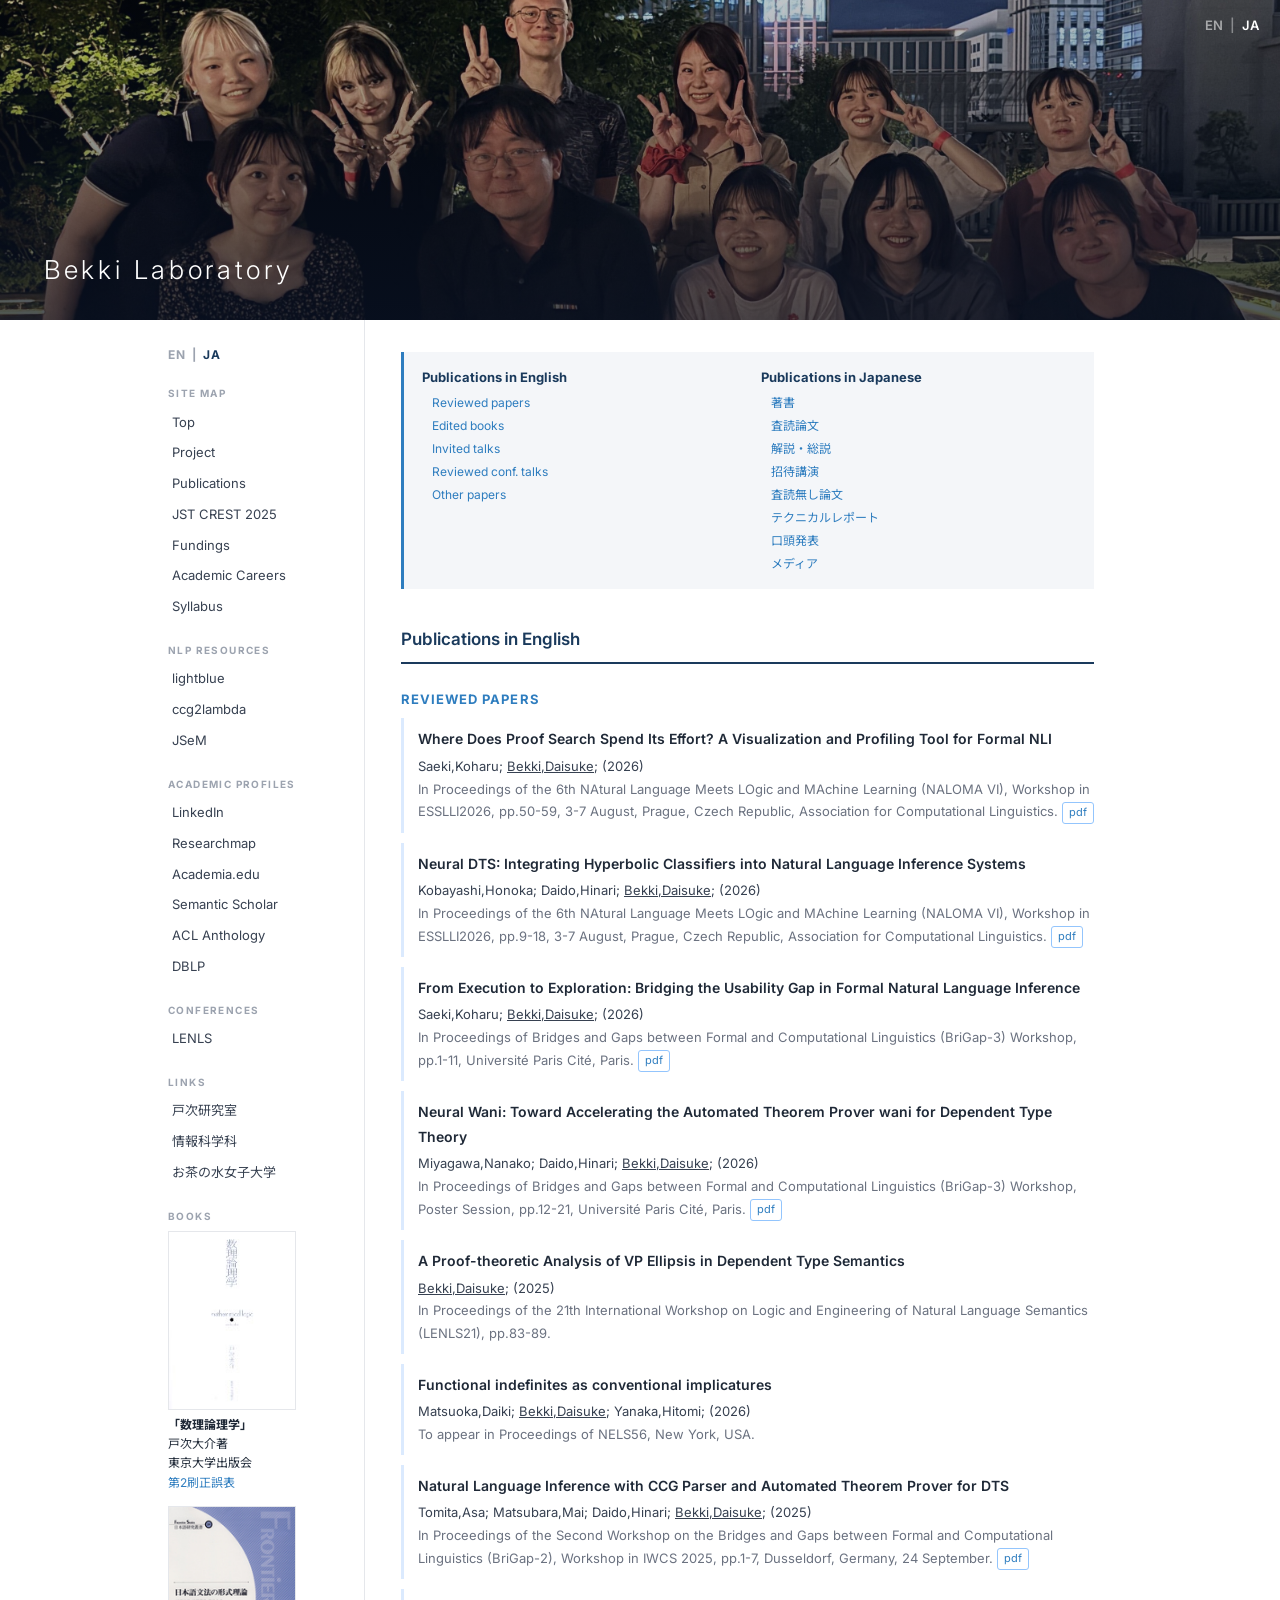
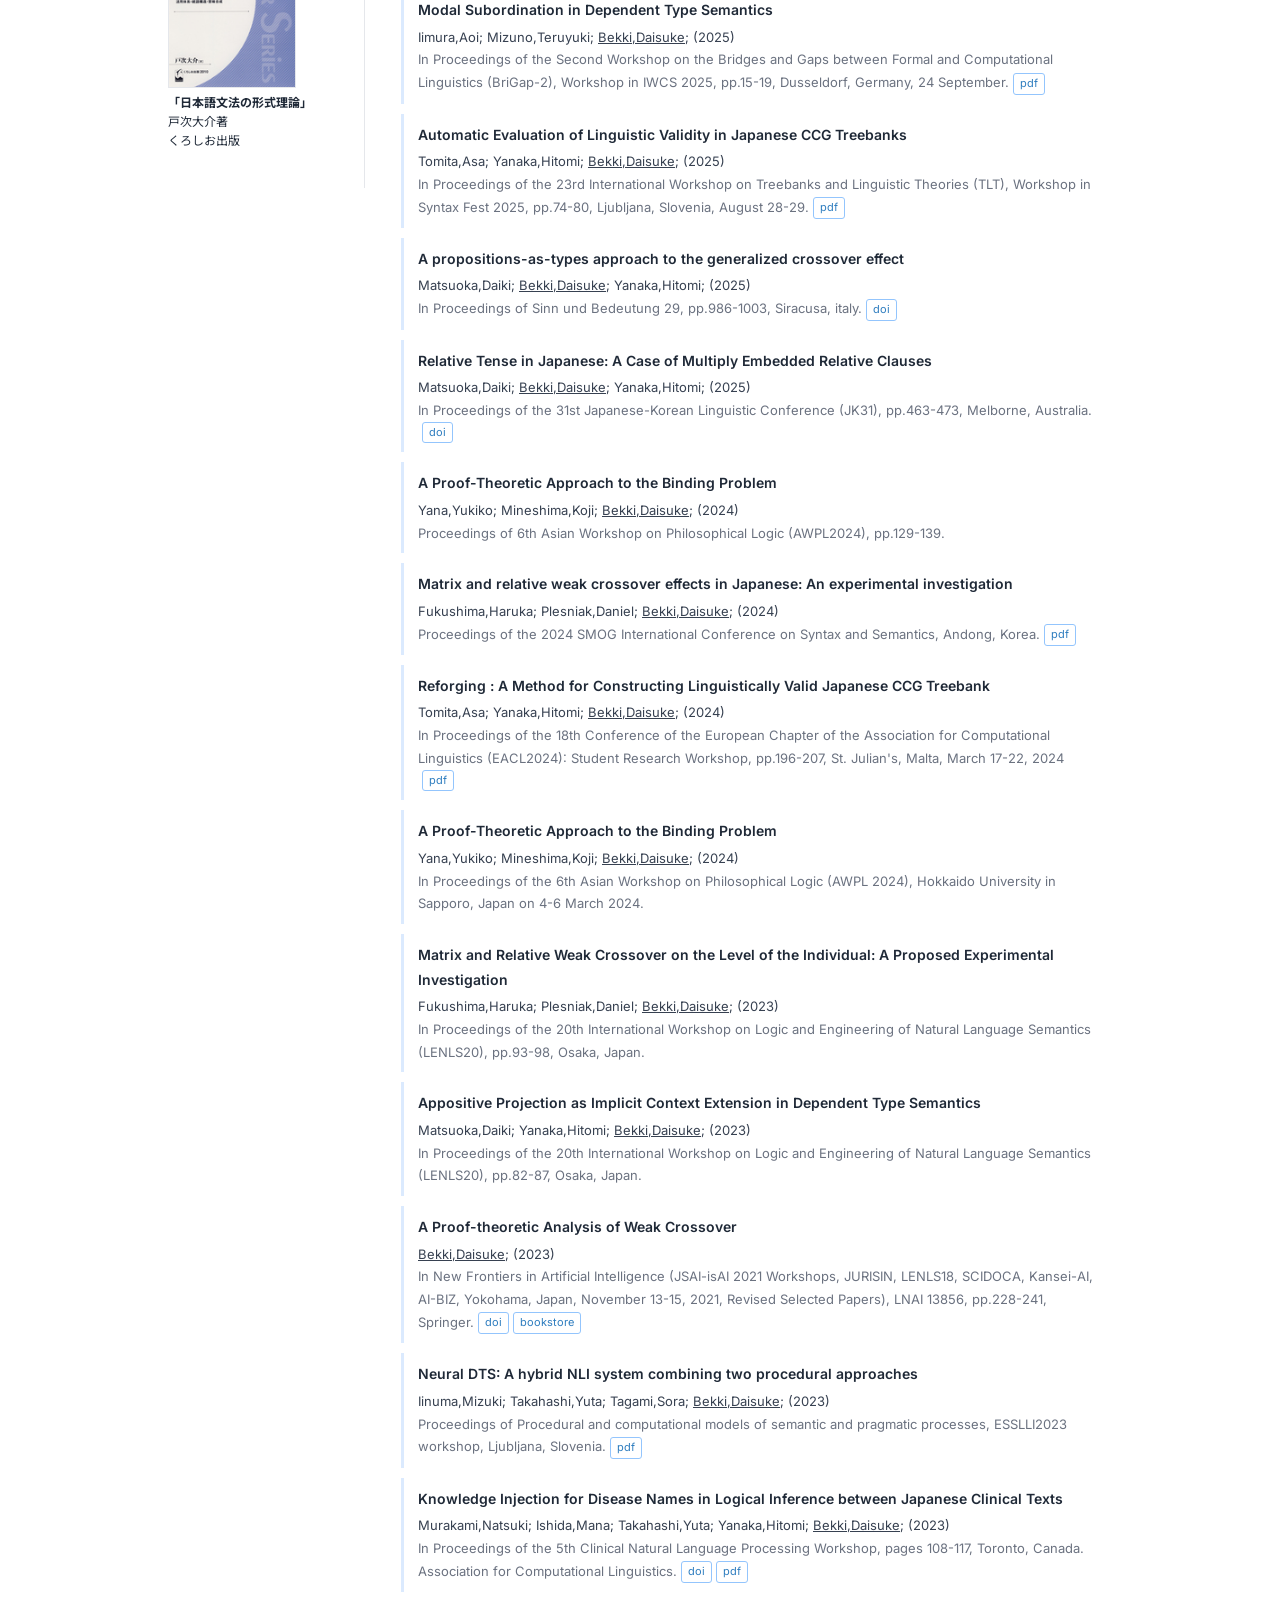
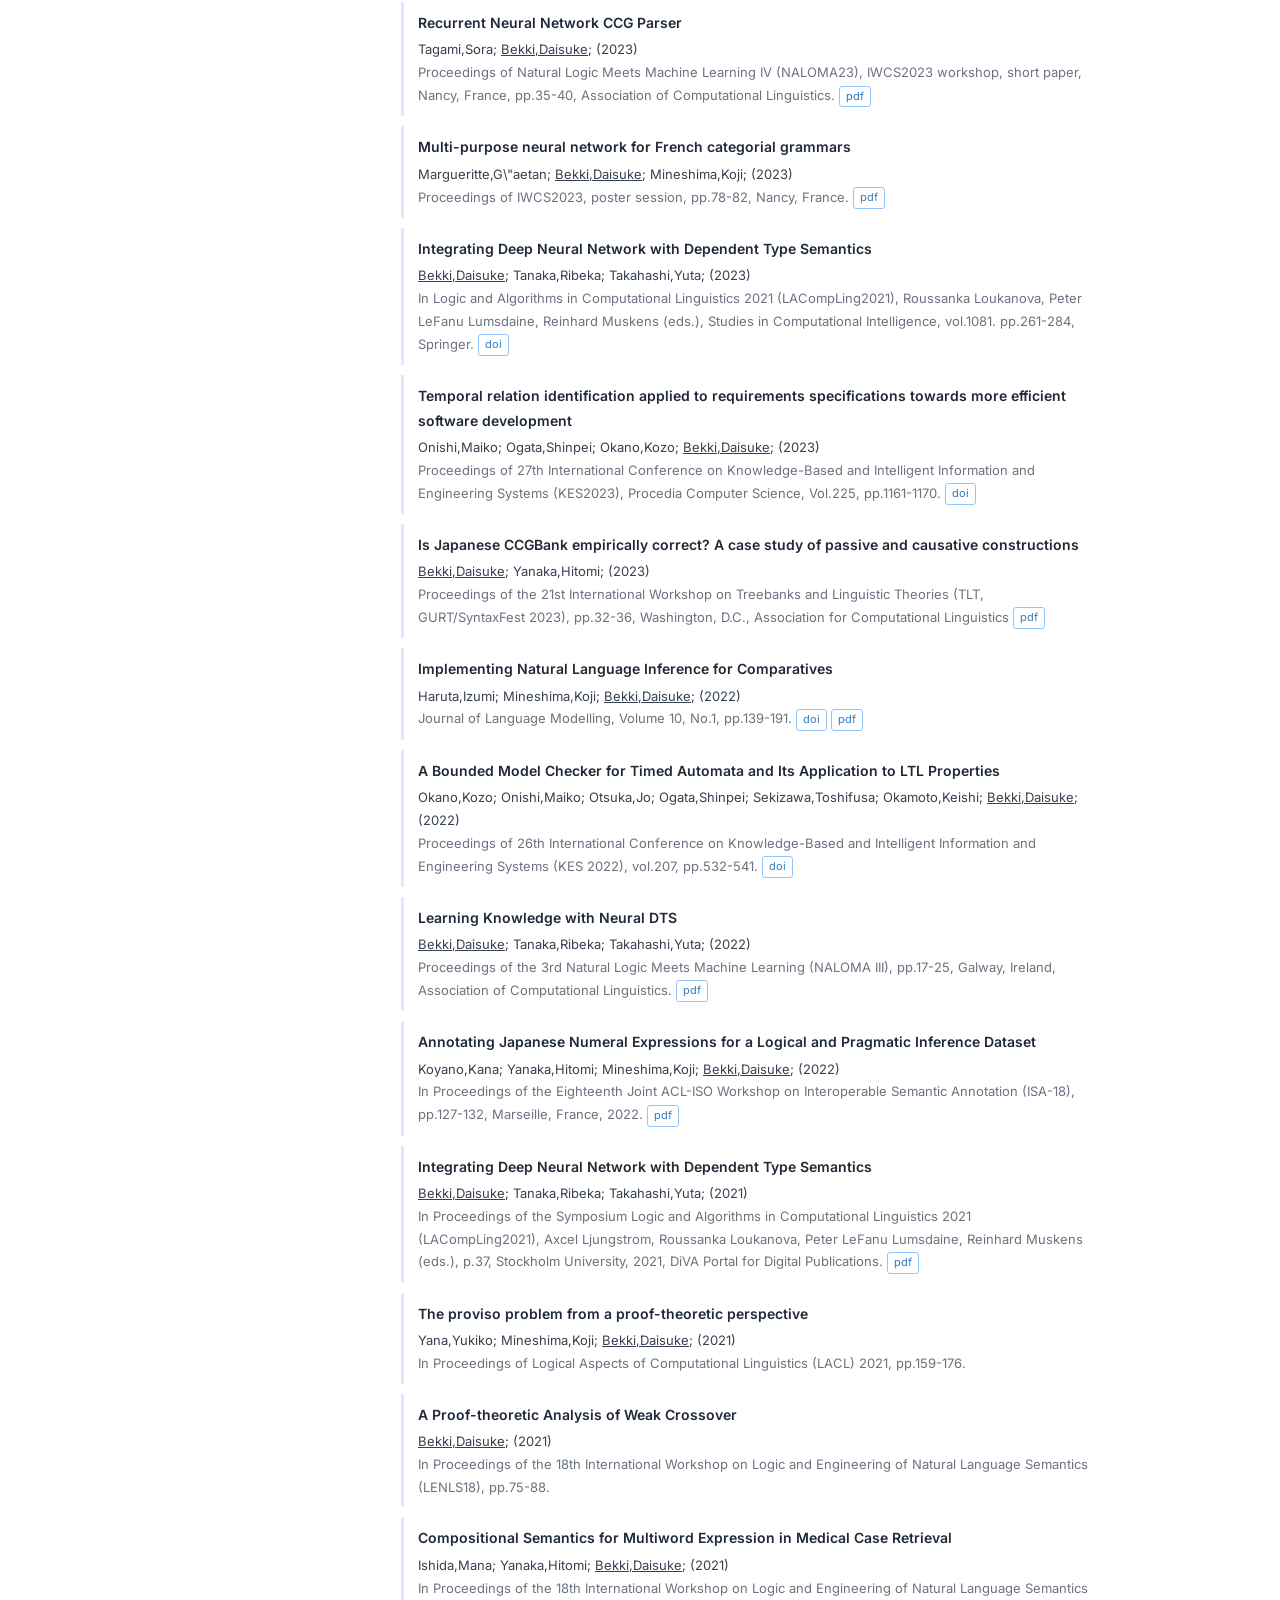
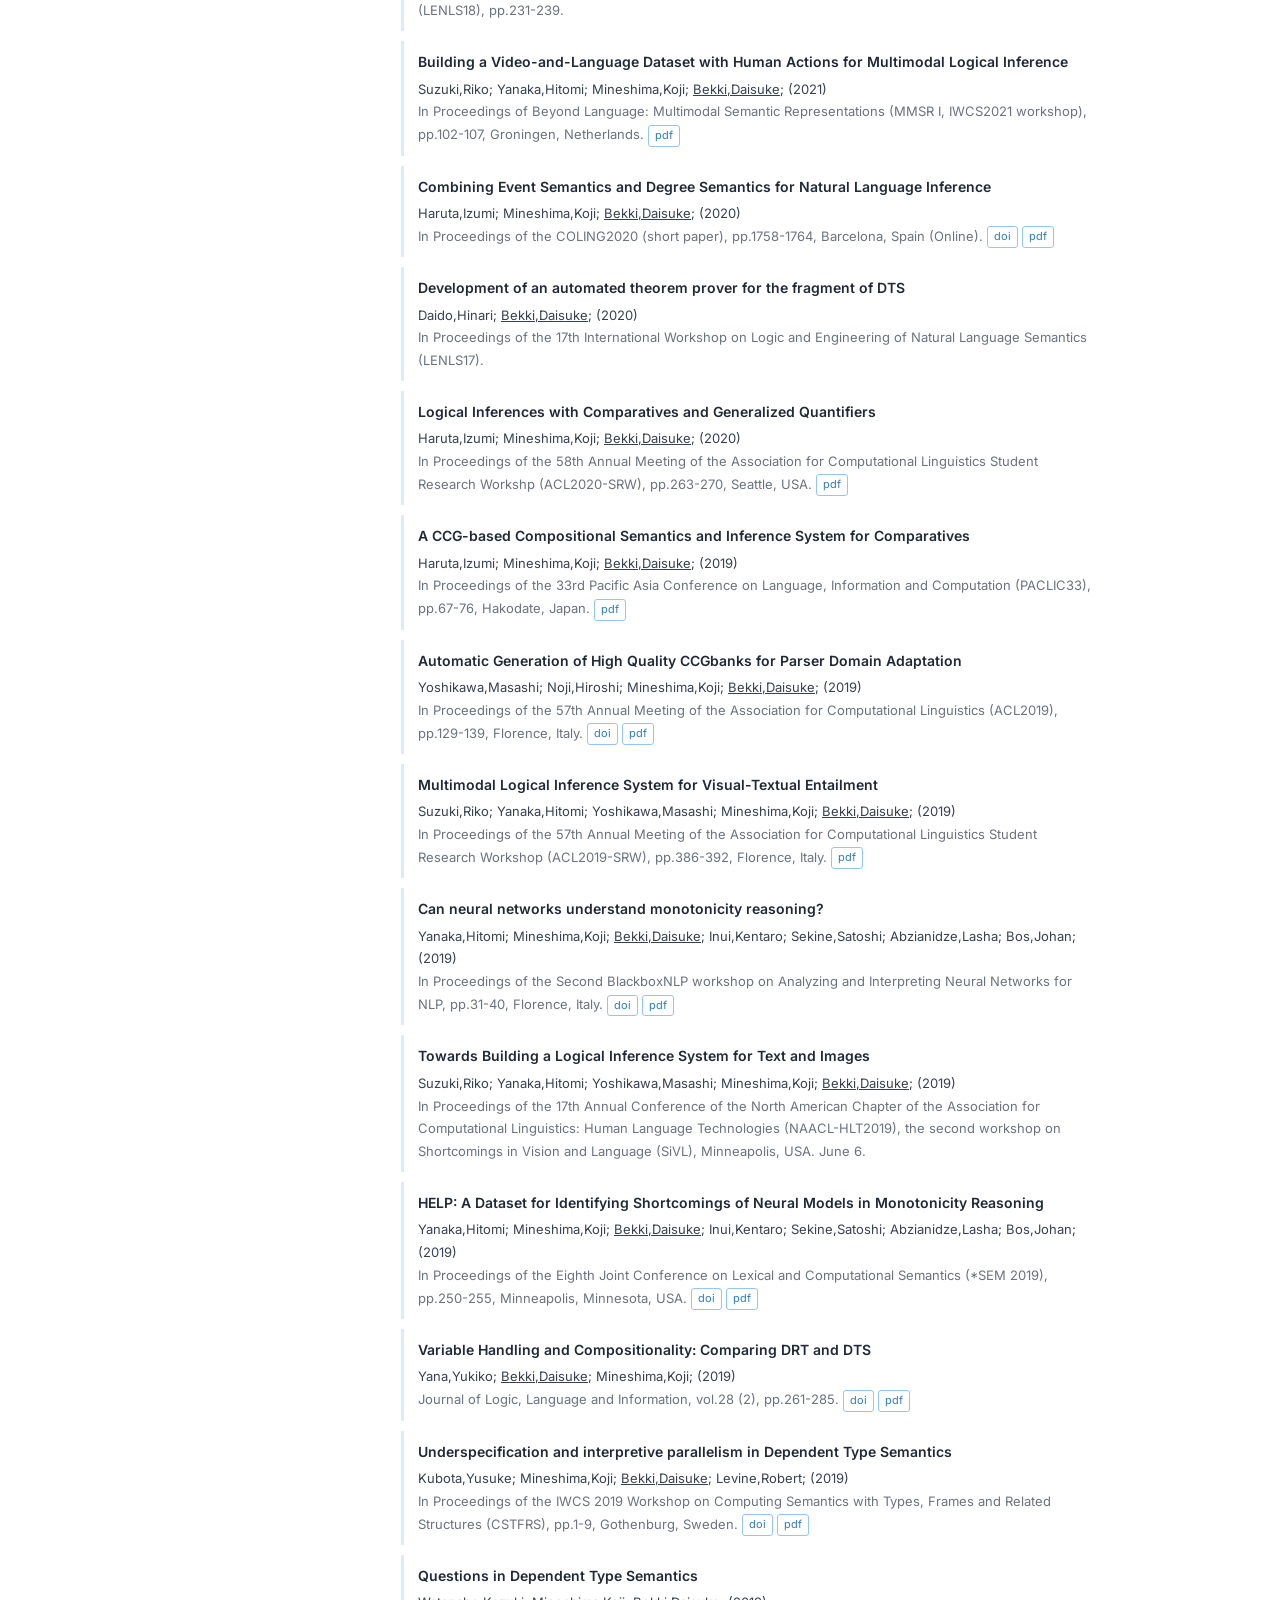
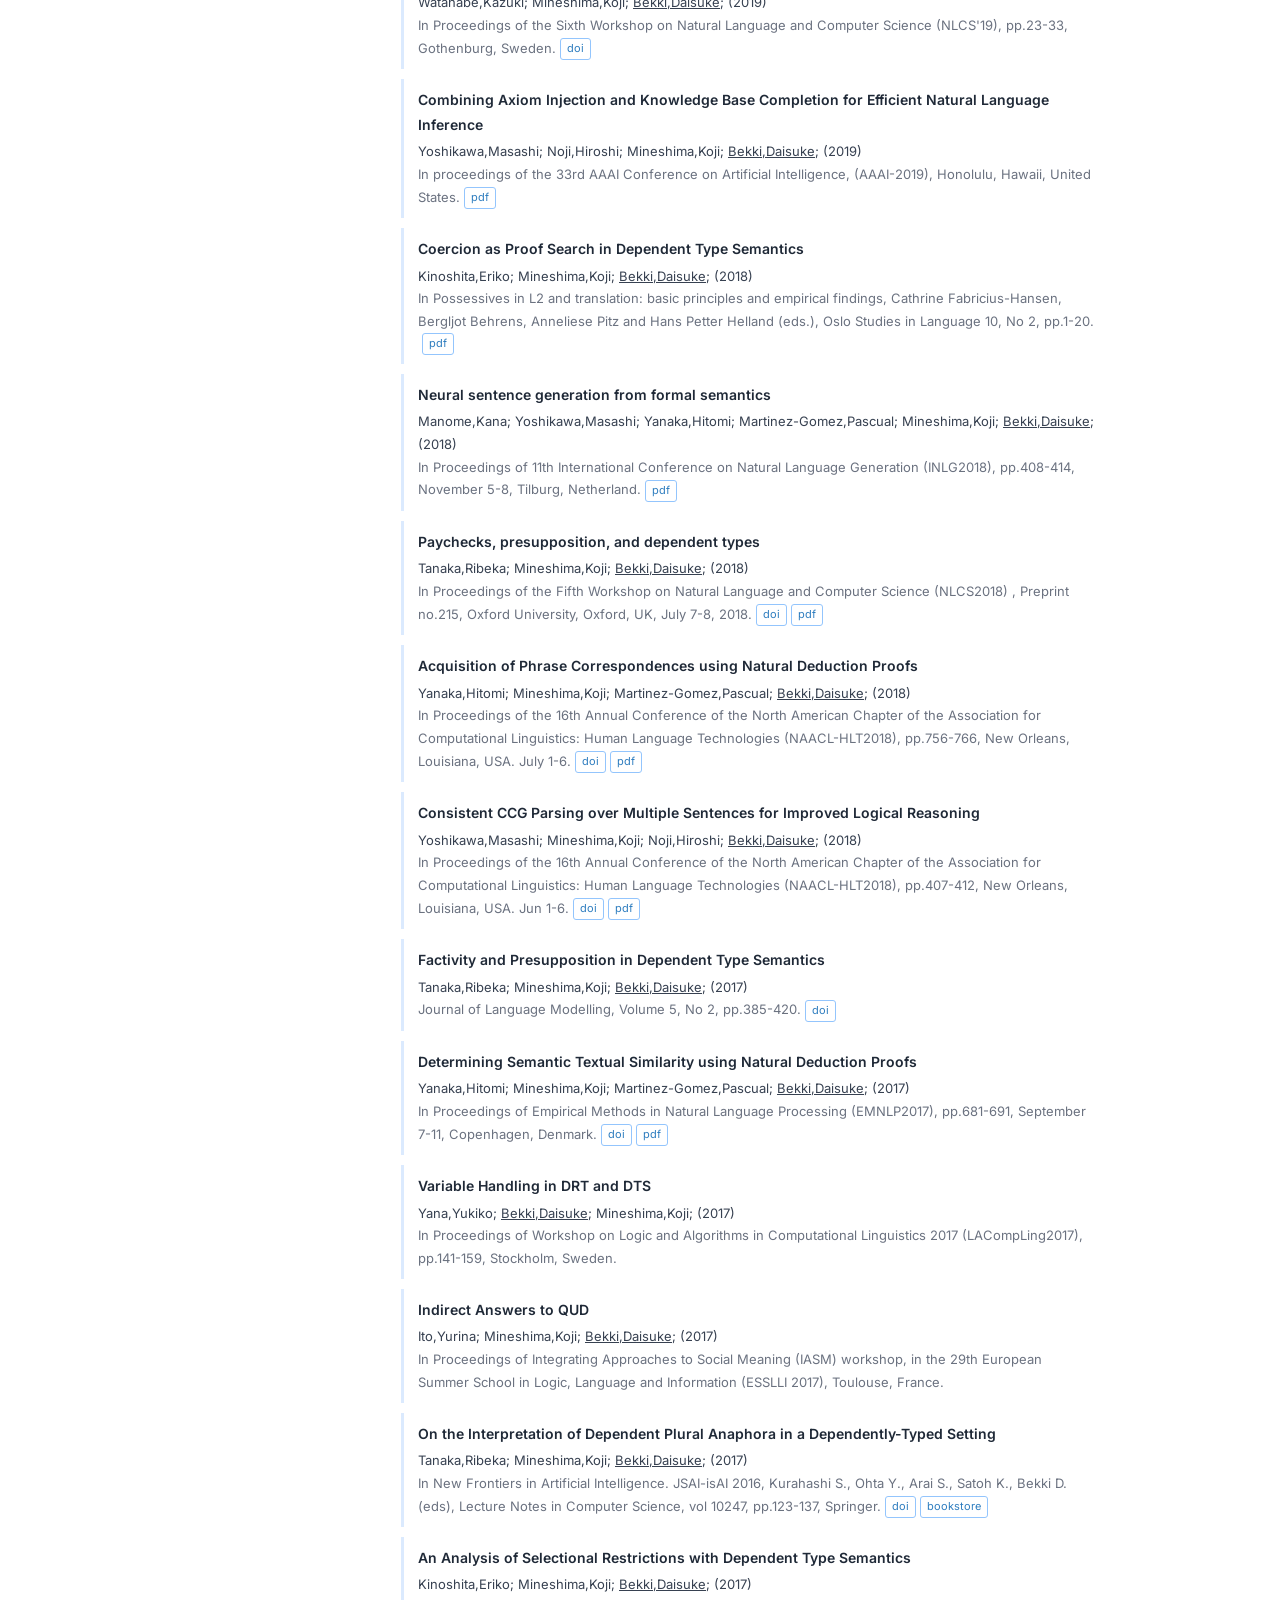
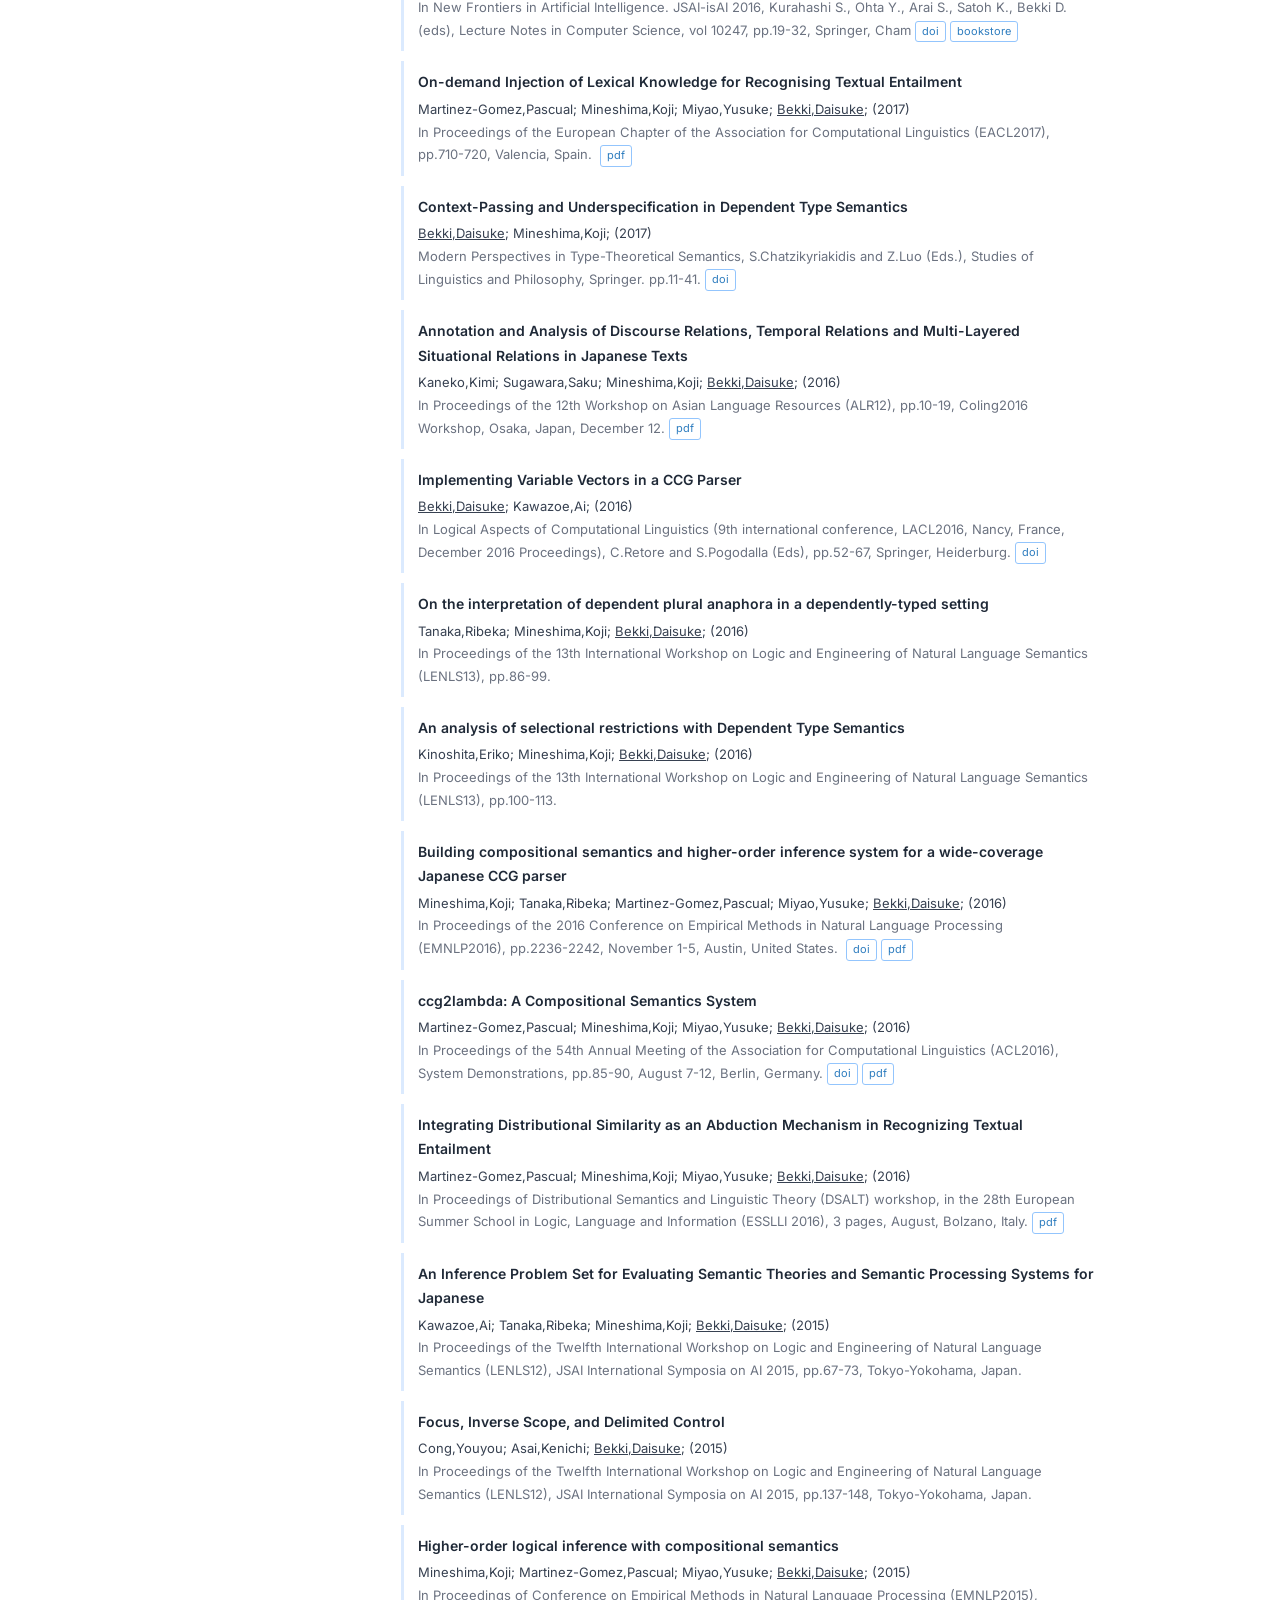
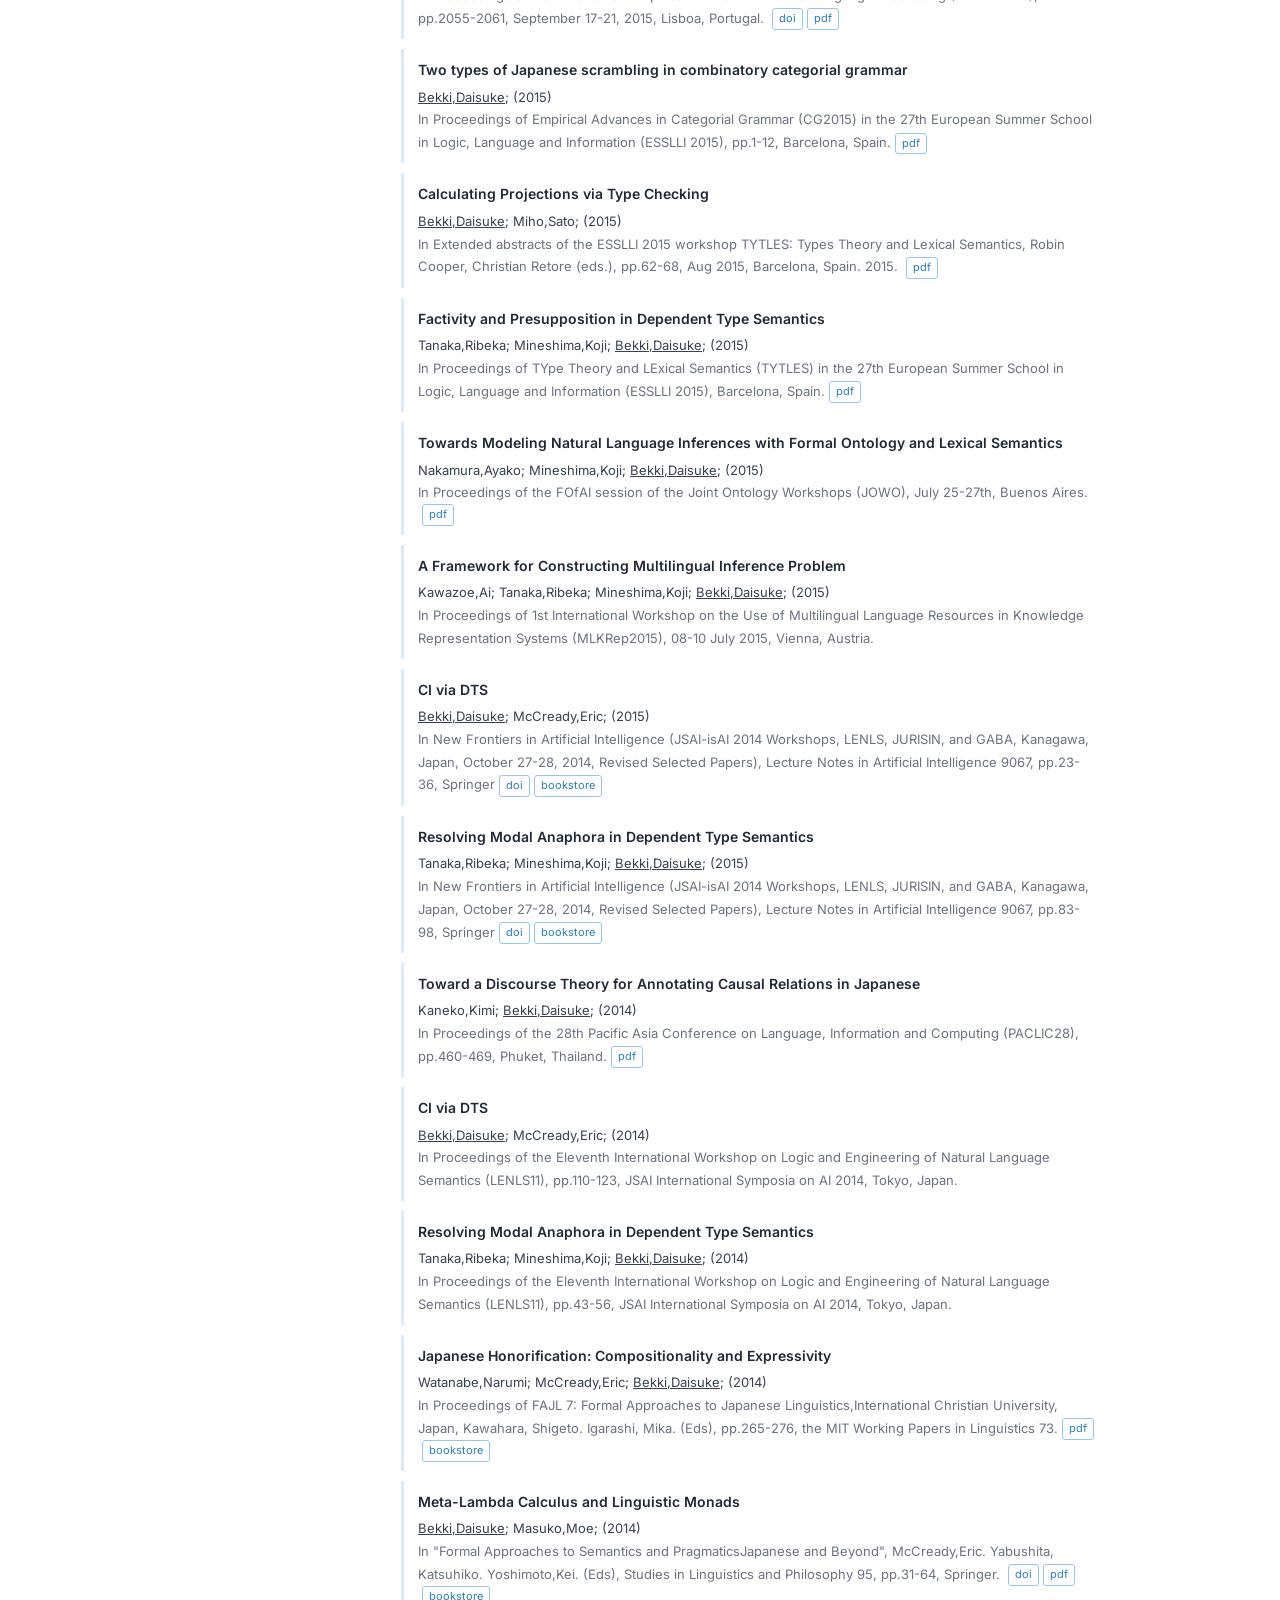
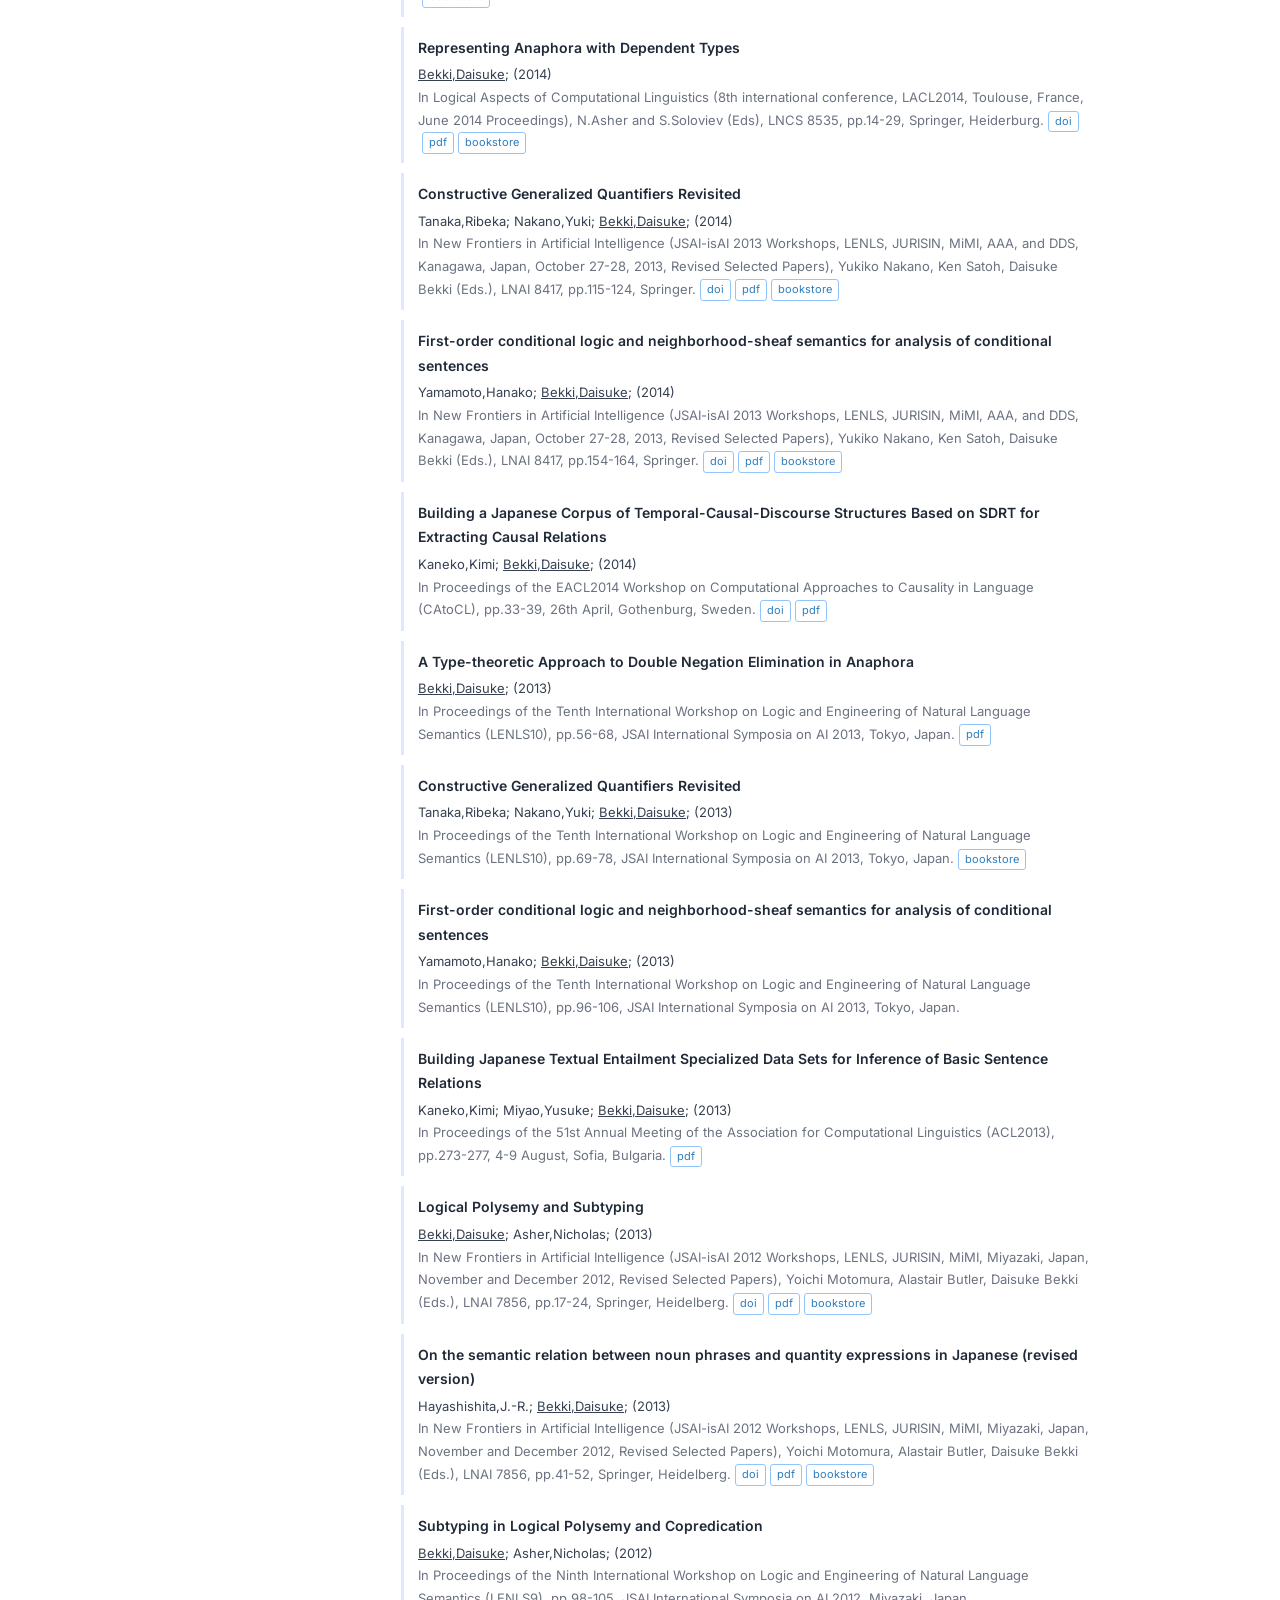
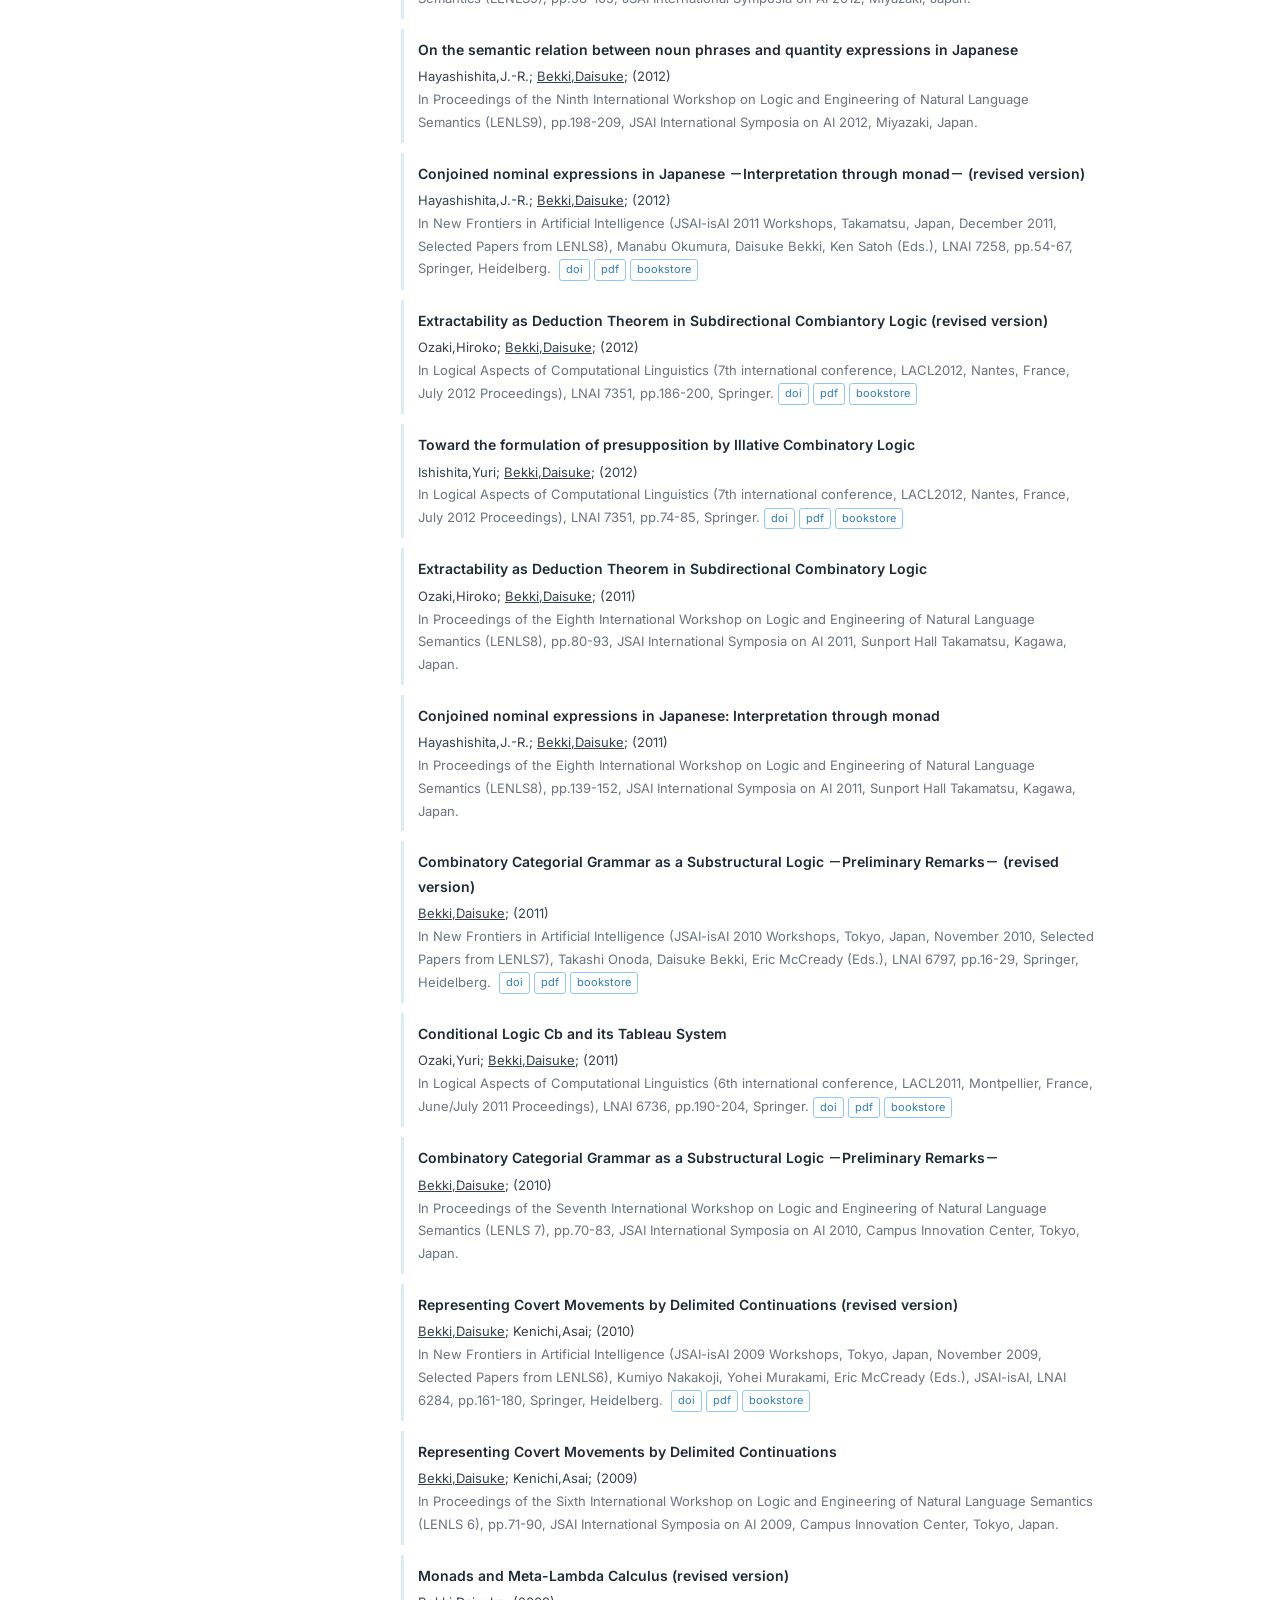
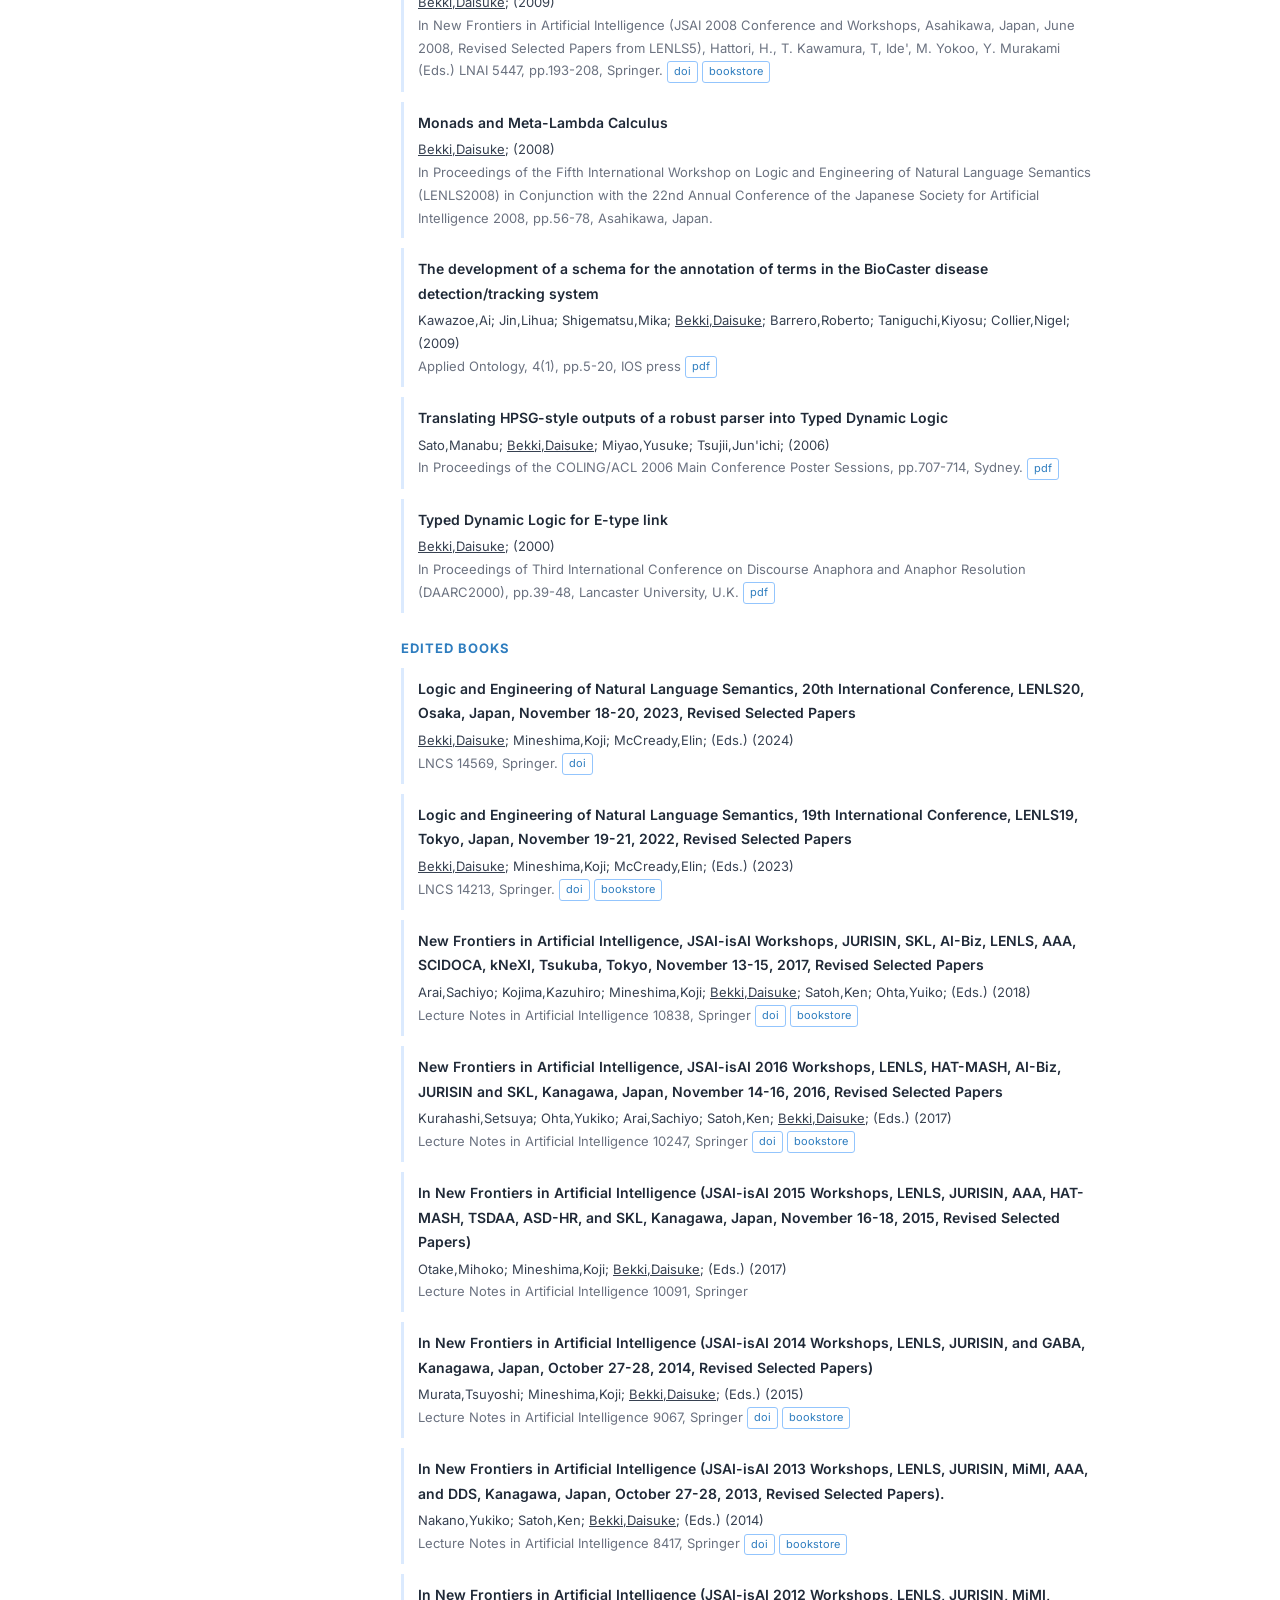
<file: ja/publications.html>
<html xmlns="http://www.w3.org/1999/xhtml" xml:lang="ja"><head><meta http-equiv="Content-Type" content="text/html; charset=utf-8"/><meta name="viewport" content="width=device-width, initial-scale=1.0"/><title>Bekki Laboratory — Daisuke Bekki</title><link rel="preconnect" href="https://fonts.googleapis.com"/><link rel="preconnect" href="https://fonts.gstatic.com" crossorigin="anonymous"/><link href="https://fonts.googleapis.com/css2?family=Inter:wght@300;400;600&amp;family=Noto+Sans+JP:wght@300;400;700&amp;display=swap" rel="stylesheet"/><link rel="stylesheet" href="../style.css"/></head><body><div class="site-header"><div class="header-overlay"> </div><div class="lang-toggle"><a href="../publications.html">EN</a><span class="lang-sep">|</span><span class="lang-current">JA</span></div><div class="header-text"><h1>Bekki Laboratory</h1></div></div><div class="page-wrapper"><div class="sidebar"><details class="nav-details" open="open"><summary class="nav-summary">
              ☰ メニュー</summary><div class="lang-toggle-sidebar"><a href="../publications.html">EN</a><span class="lang-sep">|</span><span class="lang-current">JA</span></div><span class="nav-label">Site Map</span><ul><li><a href="index.html">Top</a></li><li><a href="project.html">Project</a></li><li><a href="publications.html">Publications</a></li><li><a href="crest2025.html">JST CREST 2025</a></li><li><a href="fundings.html">Fundings</a></li><li><a href="career.html">Academic Careers</a></li><li><a href="http://www.is.ocha.ac.jp/~bekki/member/syllabi.html">Syllabus</a></li></ul><span class="nav-label">NLP Resources</span><ul><li><a href="https://github.com/DaisukeBekki/lightblue/" target="_top">lightblue</a></li><li><a href="https://github.com/mynlp/ccg2lambda" target="_top">ccg2lambda</a></li><li><a href="https://github.com/DaisukeBekki/JSeM/" target="_top">JSeM</a></li></ul><span class="nav-label">Academic Profiles</span><ul><li><a href="http://www.linkedin.com/in/daisukebekki" target="_blank">LinkedIn</a></li><li><a href="http://researchmap.jp/bekki/" target="_blank">Researchmap</a></li><li><a href="https://ocha.academia.edu/DaisukeBekki" target="_blank">Academia.edu</a></li><li><a href="https://www.semanticscholar.org/author/Daisuke-Bekki/2520156" target="_blank">Semantic Scholar</a></li><li><a href="https://www.aclweb.org/anthology/people/d/daisuke-bekki/" target="_blank">ACL Anthology</a></li><li><a href="https://dblp.uni-trier.de/pers/hd/b/Bekki:Daisuke" target="_blank">DBLP</a></li></ul><span class="nav-label">Conferences</span><ul><li><a href="https://lenls.github.io/">LENLS</a></li></ul><span class="nav-label">Links</span><ul><li><a href="https://bekkilab.notion.site/Bekkilab-Members-32e4b76a51ae4b03a18d9bd9fe2bbaf2">戸次研究室</a></li><li><a href="http://www.is.ocha.ac.jp/" target="_blank">情報科学科</a></li><li><a href="http://www.ocha.ac.jp/" target="_blank">お茶の水女子大学</a></li></ul><span class="nav-label">Books</span><div class="book-entry"><a href="http://www.amazon.co.jp/dp/4130629158/"><img src="../images/LOGICbook.jpg" alt="数理論理学"/></a><b>「数理論理学」</b><br/>
              戸次大介著<br/>
              東京大学出版会<br/><a href="ErrataSecondPrinting.md">第2刷正誤表</a></div><div class="book-entry"><a href="http://www.amazon.co.jp/dp/4874244688/"><img src="../images/CCGbook.jpg" alt="日本語文法の形式理論"/></a><b>「日本語文法の形式理論」</b><br/>
              戸次大介著<br/>
              くろしお出版
            </div></details></div><div class="main-content"><div xmlns="" class="toc-wrap"><dl><dt>Publications in English</dt><dd><a href="#reviewedE">Reviewed papers</a></dd><dd><a href="#editedbookE">Edited books</a></dd><dd><a href="#invitedtalkE">Invited talks</a></dd><dd><a href="#reviewedTalkE">Reviewed conf. talks</a></dd><dd><a href="#papersE">Other papers</a></dd></dl><dl><dt>Publications in Japanese</dt><dd><a href="#bookJ">著書</a></dd><dd><a href="#reviewedpapersJ">査読論文</a></dd><dd><a href="#introJ">解説・総説</a></dd><dd><a href="#invitedtalkJ">招待講演</a></dd><dd><a href="#papersJ">査読無し論文</a></dd><dd><a href="#reportJ">テクニカルレポート</a></dd><dd><a href="#talkJ">口頭発表</a></dd><dd><a href="#othersJ">メディア</a></dd></dl></div><div xmlns="" class="section-title">Publications in English</div><div xmlns="" class="subsection-title"><a name="reviewedE">Reviewed Papers</a></div><ul xmlns="" class="pub-list"><li class="pub-item"><div class="pub-title">Where Does Proof Search Spend Its Effort? A Visualization and Profiling Tool for Formal NLI</div><div class="pub-authors">Saeki,Koharu;
              <u>Bekki,Daisuke</u>;
              
      (2026)
    </div><div class="pub-source">In Proceedings of the 6th NAtural Language Meets LOgic and MAchine Learning (NALOMA VI), Workshop in ESSLLI2026, pp.50-59, 3-7 August, Prague, Czech Republic, Association for Computational Linguistics.<a class="pub-badge" href="https://aclanthology.org/2026.naloma-1.7.pdf">pdf</a></div></li><li class="pub-item"><div class="pub-title">Neural DTS: Integrating Hyperbolic Classifiers into Natural Language Inference Systems</div><div class="pub-authors">Kobayashi,Honoka;
              Daido,Hinari;
              <u>Bekki,Daisuke</u>;
              
      (2026)
    </div><div class="pub-source">In Proceedings of the 6th NAtural Language Meets LOgic and MAchine Learning (NALOMA VI), Workshop in ESSLLI2026, pp.9-18, 3-7 August, Prague, Czech Republic, Association for Computational Linguistics.<a class="pub-badge" href="https://aclanthology.org/2026.naloma-1.2.pdf">pdf</a></div></li><li class="pub-item"><div class="pub-title">From Execution to Exploration: Bridging the Usability Gap in Formal Natural Language Inference</div><div class="pub-authors">Saeki,Koharu;
              <u>Bekki,Daisuke</u>;
              
      (2026)
    </div><div class="pub-source">In Proceedings of Bridges and Gaps between Formal and Computational Linguistics (BriGap-3) Workshop, pp.1-11, Université Paris Cité, Paris.<a class="pub-badge" href="https://aclanthology.org/2026.brigap-1.1.pdf">pdf</a></div></li><li class="pub-item"><div class="pub-title">Neural Wani: Toward Accelerating the Automated Theorem Prover wani for Dependent Type Theory</div><div class="pub-authors">Miyagawa,Nanako;
              Daido,Hinari;
              <u>Bekki,Daisuke</u>;
              
      (2026)
    </div><div class="pub-source">In Proceedings of Bridges and Gaps between Formal and Computational Linguistics (BriGap-3) Workshop, Poster Session, pp.12-21, Université Paris Cité, Paris.<a class="pub-badge" href="https://aclanthology.org/2026.brigap-1.2.pdf">pdf</a></div></li><li class="pub-item"><div class="pub-title">A Proof-theoretic Analysis of VP Ellipsis in Dependent Type Semantics</div><div class="pub-authors"><u>Bekki,Daisuke</u>;
              
      (2025)
    </div><div class="pub-source">In Proceedings of the 21th International Workshop on Logic and Engineering of Natural Language Semantics (LENLS21), pp.83-89.</div></li><li class="pub-item"><div class="pub-title">Functional indefinites as conventional implicatures</div><div class="pub-authors">Matsuoka,Daiki;
              <u>Bekki,Daisuke</u>;
              Yanaka,Hitomi;
              
      (2026)
    </div><div class="pub-source">To appear in Proceedings of NELS56, New York, USA.</div></li><li class="pub-item"><div class="pub-title">Natural Language Inference with CCG Parser and Automated Theorem Prover for DTS</div><div class="pub-authors">Tomita,Asa;
              Matsubara,Mai;
              Daido,Hinari;
              <u>Bekki,Daisuke</u>;
              
      (2025)
    </div><div class="pub-source">In Proceedings of the Second Workshop on the Bridges and Gaps between Formal and Computational Linguistics (BriGap-2), Workshop in IWCS 2025, pp.1-7, Dusseldorf, Germany, 24 September.<a class="pub-badge" href="https://aclanthology.org/2025.brigap-1.1/">pdf</a></div></li><li class="pub-item"><div class="pub-title">Modal Subordination in Dependent Type Semantics</div><div class="pub-authors">Iimura,Aoi;
              Mizuno,Teruyuki;
              <u>Bekki,Daisuke</u>;
              
      (2025)
    </div><div class="pub-source">In Proceedings of the Second Workshop on the Bridges and Gaps between Formal and Computational Linguistics (BriGap-2), Workshop in IWCS 2025, pp.15-19, Dusseldorf, Germany, 24 September.<a class="pub-badge" href="https://aclanthology.org/2025.brigap-1.3/">pdf</a></div></li><li class="pub-item"><div class="pub-title">Automatic Evaluation of Linguistic Validity in Japanese CCG Treebanks</div><div class="pub-authors">Tomita,Asa;
              Yanaka,Hitomi;
              <u>Bekki,Daisuke</u>;
              
      (2025)
    </div><div class="pub-source">In Proceedings of the 23rd International Workshop on Treebanks and Linguistic Theories (TLT), Workshop in Syntax Fest 2025, pp.74-80, Ljubljana, Slovenia, August 28-29.<a class="pub-badge" href="https://aclanthology.org/2025.tlt-1.9/">pdf</a></div></li><li class="pub-item"><div class="pub-title">A propositions-as-types approach to the generalized crossover effect</div><div class="pub-authors">Matsuoka,Daiki;
              <u>Bekki,Daisuke</u>;
              Yanaka,Hitomi;
              
      (2025)
    </div><div class="pub-source">In Proceedings of Sinn und Bedeutung 29, pp.986-1003, Siracusa, italy.<a class="pub-badge" href="https://doi.org/10.18148/sub/2024.v29.1258">doi</a></div></li><li class="pub-item"><div class="pub-title">Relative Tense in Japanese: A Case of Multiply Embedded Relative Clauses</div><div class="pub-authors">Matsuoka,Daiki;
              <u>Bekki,Daisuke</u>;
              Yanaka,Hitomi;
              
      (2025)
    </div><div class="pub-source">In Proceedings of the 31st Japanese-Korean Linguistic Conference (JK31), pp.463-473, Melborne, Australia.<a class="pub-badge" href="https://doi.org/10.5070/J7.49055">doi</a></div></li><li class="pub-item"><div class="pub-title">A Proof-Theoretic Approach to the Binding Problem</div><div class="pub-authors">Yana,Yukiko;
              Mineshima,Koji;
              <u>Bekki,Daisuke</u>;
              
      (2024)
    </div><div class="pub-source">Proceedings of 6th Asian Workshop on Philosophical Logic (AWPL2024), pp.129-139.</div></li><li class="pub-item"><div class="pub-title">Matrix and relative weak crossover effects in Japanese: An experimental investigation</div><div class="pub-authors">Fukushima,Haruka;
              Plesniak,Daniel;
              <u>Bekki,Daisuke</u>;
              
      (2024)
    </div><div class="pub-source">Proceedings of the 2024 SMOG International Conference on Syntax and Semantics, Andong, Korea.<a class="pub-badge" href="https://arxiv.org/abs/2410.02149">pdf</a></div></li><li class="pub-item"><div class="pub-title">Reforging : A Method for Constructing Linguistically Valid Japanese CCG Treebank</div><div class="pub-authors">Tomita,Asa;
              Yanaka,Hitomi;
              <u>Bekki,Daisuke</u>;
              
      (2024)
    </div><div class="pub-source">In Proceedings of the 18th Conference of the European Chapter of the Association for Computational Linguistics (EACL2024): Student Research Workshop, pp.196-207, St. Julian's, Malta, March 17-22, 2024<a class="pub-badge" href="https://aclanthology.org/2024.eacl-srw.14.pdf">pdf</a></div></li><li class="pub-item"><div class="pub-title">A Proof-Theoretic Approach to the Binding Problem</div><div class="pub-authors">Yana,Yukiko;
              Mineshima,Koji;
              <u>Bekki,Daisuke</u>;
              
      (2024)
    </div><div class="pub-source">In Proceedings of the 6th Asian Workshop on Philosophical Logic (AWPL 2024), Hokkaido University in Sapporo, Japan on 4-6 March 2024.</div></li><li class="pub-item"><div class="pub-title">Matrix and Relative Weak Crossover on the Level of the Individual: A Proposed Experimental Investigation</div><div class="pub-authors">Fukushima,Haruka;
              Plesniak,Daniel;
              <u>Bekki,Daisuke</u>;
              
      (2023)
    </div><div class="pub-source">In Proceedings of the 20th International Workshop on Logic and Engineering of Natural Language Semantics (LENLS20), pp.93-98, Osaka, Japan.</div></li><li class="pub-item"><div class="pub-title">Appositive Projection as Implicit Context Extension in Dependent Type Semantics</div><div class="pub-authors">Matsuoka,Daiki;
              Yanaka,Hitomi;
              <u>Bekki,Daisuke</u>;
              
      (2023)
    </div><div class="pub-source">In Proceedings of the 20th International Workshop on Logic and Engineering of Natural Language Semantics (LENLS20), pp.82-87, Osaka, Japan.</div></li><li class="pub-item"><div class="pub-title">A Proof-theoretic Analysis of Weak Crossover</div><div class="pub-authors"><u>Bekki,Daisuke</u>;
              
      (2023)
    </div><div class="pub-source">In New Frontiers in Artificial Intelligence (JSAI-isAI 2021 Workshops, JURISIN, LENLS18, SCIDOCA, Kansei-AI, AI-BIZ, Yokohama, Japan, November 13-15, 2021, Revised Selected Papers), LNAI 13856, pp.228-241, Springer.<a class="pub-badge" href="https://doi.org/10.1007/978-3-031-36190-6_16">doi</a><a class="pub-badge" href="https://link.springer.com/chapter/10.1007/978-3-031-36190-6_16">bookstore</a></div></li><li class="pub-item"><div class="pub-title">Neural DTS: A hybrid NLI system combining two procedural approaches</div><div class="pub-authors">Iinuma,Mizuki;
              Takahashi,Yuta;
              Tagami,Sora;
              <u>Bekki,Daisuke</u>;
              
      (2023)
    </div><div class="pub-source">Proceedings of Procedural and computational models of semantic and pragmatic processes, ESSLLI2023 workshop, Ljubljana, Slovenia.<a class="pub-badge" href="https://prosandcomps.github.io/assets/pdf/abstracts/ProsComps23_Iinuma_et_al.pdf">pdf</a></div></li><li class="pub-item"><div class="pub-title">Knowledge Injection for Disease Names in Logical Inference between Japanese Clinical Texts</div><div class="pub-authors">Murakami,Natsuki;
              Ishida,Mana;
              Takahashi,Yuta;
              Yanaka,Hitomi;
              <u>Bekki,Daisuke</u>;
              
      (2023)
    </div><div class="pub-source">In Proceedings of the 5th Clinical Natural Language Processing Workshop, pages 108-117, Toronto, Canada. Association for Computational Linguistics.<a class="pub-badge" href="https://doi.org/10.18653/v1/2023.clinicalnlp-1.14">doi</a><a class="pub-badge" href="https://aclanthology.org/2023.clinicalnlp-1.14.pdf">pdf</a></div></li><li class="pub-item"><div class="pub-title">Recurrent Neural Network CCG Parser</div><div class="pub-authors">Tagami,Sora;
              <u>Bekki,Daisuke</u>;
              
      (2023)
    </div><div class="pub-source">Proceedings of Natural Logic Meets Machine Learning IV (NALOMA23), IWCS2023 workshop, short paper, Nancy, France, pp.35-40, Association of Computational Linguistics.<a class="pub-badge" href="https://aclanthology.org/2023.naloma-1.4.pdf">pdf</a></div></li><li class="pub-item"><div class="pub-title">Multi-purpose neural network for French categorial grammars</div><div class="pub-authors">Margueritte,G\"aetan;
              <u>Bekki,Daisuke</u>;
              Mineshima,Koji;
              
      (2023)
    </div><div class="pub-source">Proceedings of IWCS2023, poster session, pp.78-82, Nancy, France.<a class="pub-badge" href="https://aclanthology.org/2023.iwcs-1.8/">pdf</a></div></li><li class="pub-item"><div class="pub-title">Integrating Deep Neural Network with Dependent Type Semantics</div><div class="pub-authors"><u>Bekki,Daisuke</u>;
              Tanaka,Ribeka;
              Takahashi,Yuta;
              
      (2023)
    </div><div class="pub-source">In Logic and Algorithms in Computational Linguistics 2021 (LACompLing2021), Roussanka Loukanova, Peter LeFanu Lumsdaine, Reinhard Muskens (eds.), Studies in Computational Intelligence, vol.1081. pp.261-284, Springer.<a class="pub-badge" href="https://doi.org/10.1007/978-3-031-21780-7_11">doi</a></div></li><li class="pub-item"><div class="pub-title">Temporal relation identification applied to requirements specifications towards more efficient software development</div><div class="pub-authors">Onishi,Maiko;
              Ogata,Shinpei;
              Okano,Kozo;
              <u>Bekki,Daisuke</u>;
              
      (2023)
    </div><div class="pub-source">Proceedings of 27th International Conference on Knowledge-Based and Intelligent Information and Engineering Systems (KES2023), Procedia Computer Science, Vol.225, pp.1161-1170.<a class="pub-badge" href="https://doi.org/10.1016/j.procs.2023.10.104">doi</a></div></li><li class="pub-item"><div class="pub-title">Is Japanese CCGBank empirically correct? A case study of passive and causative constructions</div><div class="pub-authors"><u>Bekki,Daisuke</u>;
              Yanaka,Hitomi;
              
      (2023)
    </div><div class="pub-source">Proceedings of the 21st International Workshop on Treebanks and Linguistic Theories (TLT, GURT/SyntaxFest 2023), pp.32-36, Washington, D.C., Association for Computational Linguistics<a class="pub-badge" href="https://aclanthology.org/2023.tlt-1.4.pdf">pdf</a></div></li><li class="pub-item"><div class="pub-title">Implementing Natural Language Inference for Comparatives</div><div class="pub-authors">Haruta,Izumi;
              Mineshima,Koji;
              <u>Bekki,Daisuke</u>;
              
      (2022)
    </div><div class="pub-source">Journal of Language Modelling, Volume 10, No.1, pp.139-191.<a class="pub-badge" href="https://doi.org/10.15398/jlm.v10i1.294">doi</a><a class="pub-badge" href="https://jlm.ipipan.waw.pl/index.php/JLM/article/view/294/264">pdf</a></div></li><li class="pub-item"><div class="pub-title">A Bounded Model Checker for Timed Automata and Its Application to LTL Properties</div><div class="pub-authors">Okano,Kozo;
              Onishi,Maiko;
              Otsuka,Jo;
              Ogata,Shinpei;
              Sekizawa,Toshifusa;
              Okamoto,Keishi;
              <u>Bekki,Daisuke</u>;
              
      (2022)
    </div><div class="pub-source">Proceedings of 26th International Conference on Knowledge-Based and Intelligent Information and Engineering Systems (KES 2022), vol.207, pp.532-541.<a class="pub-badge" href="https://doi.org/10.1016/j.procs.2022.09.108">doi</a></div></li><li class="pub-item"><div class="pub-title">Learning Knowledge with Neural DTS</div><div class="pub-authors"><u>Bekki,Daisuke</u>;
              Tanaka,Ribeka;
              Takahashi,Yuta;
              
      (2022)
    </div><div class="pub-source">Proceedings of the 3rd Natural Logic Meets Machine Learning (NALOMA III), pp.17-25, Galway, Ireland, Association of Computational Linguistics.<a class="pub-badge" href="https://aclanthology.org/2022.naloma-1.3.pdf">pdf</a></div></li><li class="pub-item"><div class="pub-title">Annotating Japanese Numeral Expressions for a Logical and Pragmatic Inference Dataset</div><div class="pub-authors">Koyano,Kana;
              Yanaka,Hitomi;
              Mineshima,Koji;
              <u>Bekki,Daisuke</u>;
              
      (2022)
    </div><div class="pub-source">In Proceedings of the Eighteenth Joint ACL-ISO Workshop on Interoperable Semantic Annotation (ISA-18), pp.127-132, Marseille, France, 2022.<a class="pub-badge" href="https://sigsem.uvt.nl/isa18/ISA-18_Proceedings.pdf">pdf</a></div></li><li class="pub-item"><div class="pub-title">Integrating Deep Neural Network with Dependent Type Semantics</div><div class="pub-authors"><u>Bekki,Daisuke</u>;
              Tanaka,Ribeka;
              Takahashi,Yuta;
              
      (2021)
    </div><div class="pub-source">In Proceedings of the Symposium Logic and Algorithms in Computational Linguistics 2021 (LACompLing2021), 
	Axcel Ljungstrom, Roussanka Loukanova, Peter LeFanu Lumsdaine, Reinhard Muskens (eds.), p.37, Stockholm University, 2021, DiVA Portal for Digital Publications.<a class="pub-badge" href="https://su.diva-portal.org/smash/record.jsf?pid=diva2:1623904">pdf</a></div></li><li class="pub-item"><div class="pub-title">The proviso problem from a proof-theoretic perspective</div><div class="pub-authors">Yana,Yukiko;
              Mineshima,Koji;
              <u>Bekki,Daisuke</u>;
              
      (2021)
    </div><div class="pub-source">In Proceedings of Logical Aspects of Computational Linguistics (LACL) 2021, pp.159-176.</div></li><li class="pub-item"><div class="pub-title">A Proof-theoretic Analysis of Weak Crossover</div><div class="pub-authors"><u>Bekki,Daisuke</u>;
              
      (2021)
    </div><div class="pub-source">In Proceedings of the 18th International Workshop on Logic and Engineering of Natural Language Semantics (LENLS18), pp.75-88.</div></li><li class="pub-item"><div class="pub-title">Compositional Semantics for Multiword Expression in Medical Case Retrieval</div><div class="pub-authors">Ishida,Mana;
              Yanaka,Hitomi;
              <u>Bekki,Daisuke</u>;
              
      (2021)
    </div><div class="pub-source">In Proceedings of the 18th International Workshop on Logic and Engineering of Natural Language Semantics (LENLS18), pp.231-239.</div></li><li class="pub-item"><div class="pub-title">Building a Video-and-Language Dataset with Human Actions for Multimodal Logical Inference</div><div class="pub-authors">Suzuki,Riko;
              Yanaka,Hitomi;
              Mineshima,Koji;
              <u>Bekki,Daisuke</u>;
              
      (2021)
    </div><div class="pub-source">In Proceedings of Beyond Language: Multimodal Semantic Representations (MMSR I, IWCS2021 workshop), pp.102-107, Groningen, Netherlands.<a class="pub-badge" href="https://aclanthology.org/2021.mmsr-1.10.pdf">pdf</a></div></li><li class="pub-item"><div class="pub-title">Combining Event Semantics and Degree Semantics for Natural Language Inference</div><div class="pub-authors">Haruta,Izumi;
              Mineshima,Koji;
              <u>Bekki,Daisuke</u>;
              
      (2020)
    </div><div class="pub-source">In Proceedings of the COLING2020 (short paper), pp.1758-1764, Barcelona, Spain (Online).<a class="pub-badge" href="https://doi.org/10.18653/v1/2020.coling-main.156">doi</a><a class="pub-badge" href="https://www.aclweb.org/anthology/2020.coling-main.156/">pdf</a></div></li><li class="pub-item"><div class="pub-title">Development of an automated theorem prover for the fragment of DTS</div><div class="pub-authors">Daido,Hinari;
              <u>Bekki,Daisuke</u>;
              
      (2020)
    </div><div class="pub-source">In Proceedings of the 17th International Workshop on Logic and Engineering of Natural Language Semantics (LENLS17).</div></li><li class="pub-item"><div class="pub-title">Logical Inferences with Comparatives and Generalized Quantifiers</div><div class="pub-authors">Haruta,Izumi;
              Mineshima,Koji;
              <u>Bekki,Daisuke</u>;
              
      (2020)
    </div><div class="pub-source">In Proceedings of the 58th Annual Meeting of the Association for Computational Linguistics Student Research Workshp (ACL2020-SRW), pp.263-270, Seattle, USA.<a class="pub-badge" href="https://www.aclweb.org/anthology/2020.acl-srw.35.pdf">pdf</a></div></li><li class="pub-item"><div class="pub-title">A CCG-based Compositional Semantics and Inference System for Comparatives</div><div class="pub-authors">Haruta,Izumi;
              Mineshima,Koji;
              <u>Bekki,Daisuke</u>;
              
      (2019)
    </div><div class="pub-source">In Proceedings of the 33rd Pacific Asia Conference on Language, Information and Computation (PACLIC33), pp.67-76, Hakodate, Japan.<a class="pub-badge" href="https://arxiv.org/abs/1910.00930">pdf</a></div></li><li class="pub-item"><div class="pub-title">Automatic Generation of High Quality CCGbanks for Parser Domain Adaptation</div><div class="pub-authors">Yoshikawa,Masashi;
              Noji,Hiroshi;
              Mineshima,Koji;
              <u>Bekki,Daisuke</u>;
              
      (2019)
    </div><div class="pub-source">In Proceedings of the 57th Annual Meeting of the Association for Computational Linguistics (ACL2019), pp.129-139, Florence, Italy.<a class="pub-badge" href="https://doi.org/10.18653/v1/P19-1013">doi</a><a class="pub-badge" href="https://www.aclweb.org/anthology/P19-1013">pdf</a></div></li><li class="pub-item"><div class="pub-title">Multimodal Logical Inference System for Visual-Textual Entailment</div><div class="pub-authors">Suzuki,Riko;
              Yanaka,Hitomi;
              Yoshikawa,Masashi;
              Mineshima,Koji;
              <u>Bekki,Daisuke</u>;
              
      (2019)
    </div><div class="pub-source">In Proceedings of the 57th Annual Meeting of the Association for Computational Linguistics Student Research Workshop (ACL2019-SRW), pp.386-392, Florence, Italy.<a class="pub-badge" href="https://www.aclweb.org/anthology/P19-2054">pdf</a></div></li><li class="pub-item"><div class="pub-title">Can neural networks understand monotonicity reasoning?</div><div class="pub-authors">Yanaka,Hitomi;
              Mineshima,Koji;
              <u>Bekki,Daisuke</u>;
              Inui,Kentaro;
              Sekine,Satoshi;
              Abzianidze,Lasha;
              Bos,Johan;
              
      (2019)
    </div><div class="pub-source">In Proceedings of the Second BlackboxNLP workshop on Analyzing and Interpreting Neural Networks for NLP, pp.31-40, Florence, Italy.<a class="pub-badge" href="https://doi.org/10.18653/v1/W19-4804">doi</a><a class="pub-badge" href="https://www.aclweb.org/anthology/W19-4804">pdf</a></div></li><li class="pub-item"><div class="pub-title">Towards Building a Logical Inference System for Text and Images</div><div class="pub-authors">Suzuki,Riko;
              Yanaka,Hitomi;
              Yoshikawa,Masashi;
              Mineshima,Koji;
              <u>Bekki,Daisuke</u>;
              
      (2019)
    </div><div class="pub-source">In Proceedings of the 17th Annual Conference of the North American Chapter of the Association for Computational Linguistics: Human Language Technologies (NAACL-HLT2019), the second workshop on Shortcomings in Vision and Language (SiVL), Minneapolis, USA. June 6.</div></li><li class="pub-item"><div class="pub-title">HELP: A Dataset for Identifying Shortcomings of Neural Models in Monotonicity Reasoning</div><div class="pub-authors">Yanaka,Hitomi;
              Mineshima,Koji;
              <u>Bekki,Daisuke</u>;
              Inui,Kentaro;
              Sekine,Satoshi;
              Abzianidze,Lasha;
              Bos,Johan;
              
      (2019)
    </div><div class="pub-source">In Proceedings of the Eighth Joint Conference on Lexical and Computational Semantics (*SEM 2019), pp.250-255, Minneapolis, Minnesota, USA.<a class="pub-badge" href="https://doi.org/10.18653/v1/S19-1027">doi</a><a class="pub-badge" href="https://www.aclweb.org/anthology/S19-1027">pdf</a></div></li><li class="pub-item"><div class="pub-title">Variable Handling and Compositionality: Comparing DRT and DTS</div><div class="pub-authors">Yana,Yukiko;
              <u>Bekki,Daisuke</u>;
              Mineshima,Koji;
              
      (2019)
    </div><div class="pub-source">Journal of Logic, Language and Information, vol.28 (2), pp.261-285.<a class="pub-badge" href="https://doi.org/https://doi.org/10.1007/s10849-019-09294-3">doi</a><a class="pub-badge" href="https://link.springer.com/content/pdf/10.1007%2Fs10849-019-09294-3.pdf">pdf</a></div></li><li class="pub-item"><div class="pub-title">Underspecification and interpretive parallelism in Dependent Type Semantics</div><div class="pub-authors">Kubota,Yusuke;
              Mineshima,Koji;
              <u>Bekki,Daisuke</u>;
              Levine,Robert;
              
      (2019)
    </div><div class="pub-source">In Proceedings of the IWCS 2019 Workshop on Computing Semantics with Types, Frames and Related Structures (CSTFRS), pp.1-9, Gothenburg, Sweden.<a class="pub-badge" href="https://doi.org/10.18653/v1/W19-1001">doi</a><a class="pub-badge" href="https://www.aclweb.org/anthology/W19-1001">pdf</a></div></li><li class="pub-item"><div class="pub-title">Questions in Dependent Type Semantics</div><div class="pub-authors">Watanabe,Kazuki;
              Mineshima,Koji;
              <u>Bekki,Daisuke</u>;
              
      (2019)
    </div><div class="pub-source">In Proceedings of the Sixth Workshop on Natural Language and Computer Science (NLCS'19), pp.23-33, Gothenburg, Sweden.<a class="pub-badge" href="https://doi.org/10.18653/v1/W19-1103">doi</a></div></li><li class="pub-item"><div class="pub-title">Combining Axiom Injection and Knowledge Base Completion for Efficient Natural Language Inference</div><div class="pub-authors">Yoshikawa,Masashi;
              Noji,Hiroshi;
              Mineshima,Koji;
              <u>Bekki,Daisuke</u>;
              
      (2019)
    </div><div class="pub-source">In proceedings of the 33rd AAAI Conference on Artificial Intelligence, (AAAI-2019), Honolulu, Hawaii, United States.<a class="pub-badge" href="https://ojs.aaai.org/index.php/AAAI/article/view/4730">pdf</a></div></li><li class="pub-item"><div class="pub-title">Coercion as Proof Search in Dependent Type Semantics</div><div class="pub-authors">Kinoshita,Eriko;
              Mineshima,Koji;
              <u>Bekki,Daisuke</u>;
              
      (2018)
    </div><div class="pub-source">In Possessives in L2 and translation: basic principles and empirical findings, Cathrine Fabricius-Hansen, Bergljot Behrens, Anneliese Pitz and Hans Petter Helland (eds.), Oslo Studies in Language 10, No 2, pp.1-20.<a class="pub-badge" href="https://www.journals.uio.no/index.php/osla/article/view/6680/5696">pdf</a></div></li><li class="pub-item"><div class="pub-title">Neural sentence generation from formal semantics</div><div class="pub-authors">Manome,Kana;
              Yoshikawa,Masashi;
              Yanaka,Hitomi;
              Martinez-Gomez,Pascual;
              Mineshima,Koji;
              <u>Bekki,Daisuke</u>;
              
      (2018)
    </div><div class="pub-source">In Proceedings of 11th International Conference on Natural Language Generation (INLG2018), pp.408-414, November 5-8, Tilburg, Netherland.<a class="pub-badge" href="http://www.aclweb.org/anthology/W18-6549">pdf</a></div></li><li class="pub-item"><div class="pub-title">Paychecks, presupposition, and dependent types</div><div class="pub-authors">Tanaka,Ribeka;
              Mineshima,Koji;
              <u>Bekki,Daisuke</u>;
              
      (2018)
    </div><div class="pub-source">In Proceedings of the Fifth Workshop on Natural Language and Computer Science (NLCS2018) , Preprint no.215, Oxford University, Oxford, UK, July 7-8, 2018.<a class="pub-badge" href="https://doi.org/10.29007/qw7n">doi</a><a class="pub-badge" href="https://easychair.org/publications/preprint_download/1JWx">pdf</a></div></li><li class="pub-item"><div class="pub-title">Acquisition of Phrase Correspondences using Natural Deduction Proofs</div><div class="pub-authors">Yanaka,Hitomi;
              Mineshima,Koji;
              Martinez-Gomez,Pascual;
              <u>Bekki,Daisuke</u>;
              
      (2018)
    </div><div class="pub-source">In Proceedings of the 16th Annual Conference of the North American Chapter of the Association for Computational Linguistics: Human Language Technologies (NAACL-HLT2018), pp.756-766, New Orleans, Louisiana, USA. July 1-6.<a class="pub-badge" href="https://doi.org/10.18653/v1/N18-1069">doi</a><a class="pub-badge" href="http://www.aclweb.org/anthology/N18-1069">pdf</a></div></li><li class="pub-item"><div class="pub-title">Consistent CCG Parsing over Multiple Sentences for Improved Logical Reasoning</div><div class="pub-authors">Yoshikawa,Masashi;
              Mineshima,Koji;
              Noji,Hiroshi;
              <u>Bekki,Daisuke</u>;
              
      (2018)
    </div><div class="pub-source">In Proceedings of the 16th Annual Conference of the North American Chapter of the Association for Computational Linguistics: Human Language Technologies (NAACL-HLT2018), pp.407-412, New Orleans, Louisiana, USA. Jun 1-6.<a class="pub-badge" href="https://doi.org/10.18653/v1/N18-2065">doi</a><a class="pub-badge" href="https://aclweb.org/anthology/N18-2065">pdf</a></div></li><li class="pub-item"><div class="pub-title">Factivity and Presupposition in Dependent Type Semantics</div><div class="pub-authors">Tanaka,Ribeka;
              Mineshima,Koji;
              <u>Bekki,Daisuke</u>;
              
      (2017)
    </div><div class="pub-source">Journal of Language Modelling, Volume 5, No 2, pp.385-420.<a class="pub-badge" href="https://doi.org/http://dx.doi.org/10.15398/jlm.v5i2.153">doi</a></div></li><li class="pub-item"><div class="pub-title">Determining Semantic Textual Similarity using Natural Deduction Proofs</div><div class="pub-authors">Yanaka,Hitomi;
              Mineshima,Koji;
              Martinez-Gomez,Pascual;
              <u>Bekki,Daisuke</u>;
              
      (2017)
    </div><div class="pub-source">In Proceedings of Empirical Methods in Natural Language Processing (EMNLP2017), pp.681-691, September 7-11, Copenhagen, Denmark.<a class="pub-badge" href="https://doi.org/10.18653/v1/D17-1071">doi</a><a class="pub-badge" href="https://arxiv.org/abs/1707.08713">pdf</a></div></li><li class="pub-item"><div class="pub-title">Variable Handling in DRT and DTS</div><div class="pub-authors">Yana,Yukiko;
              <u>Bekki,Daisuke</u>;
              Mineshima,Koji;
              
      (2017)
    </div><div class="pub-source">In Proceedings of Workshop on Logic and Algorithms in Computational Linguistics 2017 (LACompLing2017), pp.141-159, Stockholm, Sweden.</div></li><li class="pub-item"><div class="pub-title">Indirect Answers to QUD</div><div class="pub-authors">Ito,Yurina;
              Mineshima,Koji;
              <u>Bekki,Daisuke</u>;
              
      (2017)
    </div><div class="pub-source">In Proceedings of Integrating Approaches to Social Meaning (IASM) workshop, in the 29th European Summer School in Logic, Language and Information (ESSLLI 2017), Toulouse, France.</div></li><li class="pub-item"><div class="pub-title">On the Interpretation of Dependent Plural Anaphora in a Dependently-Typed Setting</div><div class="pub-authors">Tanaka,Ribeka;
              Mineshima,Koji;
              <u>Bekki,Daisuke</u>;
              
      (2017)
    </div><div class="pub-source">In New Frontiers in Artificial Intelligence. JSAI-isAI 2016, Kurahashi S., Ohta Y., Arai S., Satoh K., Bekki D. (eds), Lecture Notes in Computer Science, vol 10247, pp.123-137, Springer.<a class="pub-badge" href="https://doi.org/https://doi.org/10.1007/978-3-319-61572-1_9">doi</a><a class="pub-badge" href="https://link.springer.com/chapter/10.1007%2F978-3-319-61572-1_9">bookstore</a></div></li><li class="pub-item"><div class="pub-title">An Analysis of Selectional Restrictions with Dependent Type Semantics</div><div class="pub-authors">Kinoshita,Eriko;
              Mineshima,Koji;
              <u>Bekki,Daisuke</u>;
              
      (2017)
    </div><div class="pub-source">In New Frontiers in Artificial Intelligence. JSAI-isAI 2016, Kurahashi S., Ohta Y., Arai S., Satoh K., Bekki D. (eds), Lecture Notes in Computer Science, vol 10247, pp.19-32, Springer, Cham<a class="pub-badge" href="https://doi.org/https://doi.org/10.1007/978-3-319-61572-1_2">doi</a><a class="pub-badge" href="https://link.springer.com/chapter/10.1007/978-3-319-61572-1_2">bookstore</a></div></li><li class="pub-item"><div class="pub-title">On-demand Injection of Lexical Knowledge for Recognising Textual Entailment</div><div class="pub-authors">Martinez-Gomez,Pascual;
              Mineshima,Koji;
              Miyao,Yusuke;
              <u>Bekki,Daisuke</u>;
              
      (2017)
    </div><div class="pub-source">In Proceedings of the European Chapter of the Association for Computational Linguistics (EACL2017), pp.710-720, Valencia, Spain. <a class="pub-badge" href="https://www.aclweb.org/anthology/E17-1067">pdf</a></div></li><li class="pub-item"><div class="pub-title">Context-Passing and Underspecification in Dependent Type Semantics</div><div class="pub-authors"><u>Bekki,Daisuke</u>;
              Mineshima,Koji;
              
      (2017)
    </div><div class="pub-source">Modern Perspectives in Type-Theoretical Semantics, S.Chatzikyriakidis and Z.Luo (Eds.), Studies of Linguistics and Philosophy, Springer. pp.11-41.<a class="pub-badge" href="https://doi.org/10.1007/978-3-319-50422-3">doi</a></div></li><li class="pub-item"><div class="pub-title">Annotation and Analysis of Discourse Relations, Temporal Relations and Multi-Layered Situational Relations in Japanese Texts</div><div class="pub-authors">Kaneko,Kimi;
              Sugawara,Saku;
              Mineshima,Koji;
              <u>Bekki,Daisuke</u>;
              
      (2016)
    </div><div class="pub-source">In Proceedings of the 12th Workshop on Asian Language Resources (ALR12), pp.10-19, Coling2016 Workshop, Osaka, Japan, December 12.<a class="pub-badge" href="https://www.aclweb.org/anthology/W16-5402">pdf</a></div></li><li class="pub-item"><div class="pub-title">Implementing Variable Vectors in a CCG Parser</div><div class="pub-authors"><u>Bekki,Daisuke</u>;
              Kawazoe,Ai;
              
      (2016)
    </div><div class="pub-source">In Logical Aspects of Computational Linguistics (9th international conference, LACL2016, Nancy, France, December 2016 Proceedings), C.Retore and S.Pogodalla (Eds), pp.52-67, Springer, Heiderburg.<a class="pub-badge" href="https://doi.org/10.1007/978-3-662-53826-5_4">doi</a></div></li><li class="pub-item"><div class="pub-title">On the interpretation of dependent plural anaphora in a dependently-typed setting</div><div class="pub-authors">Tanaka,Ribeka;
              Mineshima,Koji;
              <u>Bekki,Daisuke</u>;
              
      (2016)
    </div><div class="pub-source">In Proceedings of the 13th International Workshop on Logic and Engineering of Natural Language Semantics (LENLS13), pp.86-99.</div></li><li class="pub-item"><div class="pub-title">An analysis of selectional restrictions with Dependent Type Semantics</div><div class="pub-authors">Kinoshita,Eriko;
              Mineshima,Koji;
              <u>Bekki,Daisuke</u>;
              
      (2016)
    </div><div class="pub-source">In Proceedings of the 13th International Workshop on Logic and Engineering of Natural Language Semantics (LENLS13), pp.100-113.</div></li><li class="pub-item"><div class="pub-title">Building compositional semantics and higher-order inference system for a wide-coverage Japanese CCG parser</div><div class="pub-authors">Mineshima,Koji;
              Tanaka,Ribeka;
              Martinez-Gomez,Pascual;
              Miyao,Yusuke;
              <u>Bekki,Daisuke</u>;
              
      (2016)
    </div><div class="pub-source">In Proceedings of the 2016 Conference on Empirical Methods in Natural Language Processing (EMNLP2016), pp.2236-2242, November 1-5, Austin, United States. <a class="pub-badge" href="https://doi.org/10.18653/v1/D16-1242">doi</a><a class="pub-badge" href="https://www.aclweb.org/anthology/D16-1242">pdf</a></div></li><li class="pub-item"><div class="pub-title">ccg2lambda: A Compositional Semantics System</div><div class="pub-authors">Martinez-Gomez,Pascual;
              Mineshima,Koji;
              Miyao,Yusuke;
              <u>Bekki,Daisuke</u>;
              
      (2016)
    </div><div class="pub-source">In Proceedings of the 54th Annual Meeting of the Association for Computational Linguistics (ACL2016), System Demonstrations, pp.85-90, August 7-12, Berlin, Germany.<a class="pub-badge" href="https://doi.org/10.18653/v1/P16-4015">doi</a><a class="pub-badge" href="https://www.aclweb.org/anthology/P16-4015">pdf</a></div></li><li class="pub-item"><div class="pub-title">Integrating Distributional Similarity as an Abduction Mechanism in Recognizing Textual Entailment</div><div class="pub-authors">Martinez-Gomez,Pascual;
              Mineshima,Koji;
              Miyao,Yusuke;
              <u>Bekki,Daisuke</u>;
              
      (2016)
    </div><div class="pub-source">In Proceedings of Distributional Semantics and Linguistic Theory (DSALT) workshop, in the 28th European Summer School in Logic, Language and Information (ESSLLI 2016), 3 pages, August, Bolzano, Italy.<a class="pub-badge" href="https://pdfs.semanticscholar.org/f528/e7c50eb0530ddfbf7e58b09db0eab47b75b2.pdf">pdf</a></div></li><li class="pub-item"><div class="pub-title">An Inference Problem Set for Evaluating Semantic Theories and Semantic Processing Systems for Japanese</div><div class="pub-authors">Kawazoe,Ai;
              Tanaka,Ribeka;
              Mineshima,Koji;
              <u>Bekki,Daisuke</u>;
              
      (2015)
    </div><div class="pub-source">In Proceedings of the Twelfth International Workshop on Logic and Engineering of Natural Language Semantics (LENLS12), JSAI International Symposia on AI 2015, pp.67-73, Tokyo-Yokohama, Japan.</div></li><li class="pub-item"><div class="pub-title">Focus, Inverse Scope, and Delimited Control</div><div class="pub-authors">Cong,Youyou;
              Asai,Kenichi;
              <u>Bekki,Daisuke</u>;
              
      (2015)
    </div><div class="pub-source">In Proceedings of the Twelfth International Workshop on Logic and Engineering of Natural Language Semantics (LENLS12), JSAI International Symposia on AI 2015, pp.137-148, Tokyo-Yokohama, Japan.</div></li><li class="pub-item"><div class="pub-title">Higher-order logical inference with compositional semantics</div><div class="pub-authors">Mineshima,Koji;
              Martinez-Gomez,Pascual;
              Miyao,Yusuke;
              <u>Bekki,Daisuke</u>;
              
      (2015)
    </div><div class="pub-source">In Proceedings of Conference on Empirical Methods in Natural Language Processing (EMNLP2015), pp.2055-2061, September 17-21, 2015, Lisboa, Portugal. <a class="pub-badge" href="https://doi.org/10.18653/v1/D15-1244">doi</a><a class="pub-badge" href="http://www.aclweb.org/anthology/D15-1244">pdf</a></div></li><li class="pub-item"><div class="pub-title">Two types of Japanese scrambling in combinatory categorial grammar</div><div class="pub-authors"><u>Bekki,Daisuke</u>;
              
      (2015)
    </div><div class="pub-source">In Proceedings of Empirical Advances in Categorial Grammar (CG2015) in the 27th European Summer School in Logic, Language and Information (ESSLLI 2015), pp.1-12, Barcelona, Spain.<a class="pub-badge" href="http://www.u.tsukuba.ac.jp/~kubota.yusuke.fn/cg2015-proceedings.pdf">pdf</a></div></li><li class="pub-item"><div class="pub-title">Calculating Projections via Type Checking</div><div class="pub-authors"><u>Bekki,Daisuke</u>;
              Miho,Sato;
              
      (2015)
    </div><div class="pub-source">In Extended abstracts of the ESSLLI 2015 workshop TYTLES: Types Theory and Lexical Semantics, Robin Cooper, Christian Retore (eds.), pp.62-68, Aug 2015, Barcelona, Spain. 2015. <a class="pub-badge" href="https://www.academia.edu/14300732/Calculating_Projections_via_Type_Checking">pdf</a></div></li><li class="pub-item"><div class="pub-title">Factivity and Presupposition in Dependent Type Semantics</div><div class="pub-authors">Tanaka,Ribeka;
              Mineshima,Koji;
              <u>Bekki,Daisuke</u>;
              
      (2015)
    </div><div class="pub-source">In Proceedings of TYpe Theory and LExical Semantics (TYTLES) in the 27th European Summer School in Logic, Language and Information (ESSLLI 2015), Barcelona, Spain.<a class="pub-badge" href="https://www.lirmm.fr/tytles/Articles/Tanaka.pdf">pdf</a></div></li><li class="pub-item"><div class="pub-title">Towards Modeling Natural Language Inferences with Formal Ontology and Lexical Semantics</div><div class="pub-authors">Nakamura,Ayako;
              Mineshima,Koji;
              <u>Bekki,Daisuke</u>;
              
      (2015)
    </div><div class="pub-source">In Proceedings of the FOfAI session of the Joint Ontology Workshops (JOWO), July 25-27th, Buenos Aires.<a class="pub-badge" href="http://ceur-ws.org/Vol-1517/JOWO-15_FOfAI_paper_6.pdf">pdf</a></div></li><li class="pub-item"><div class="pub-title">A Framework for Constructing Multilingual Inference Problem</div><div class="pub-authors">Kawazoe,Ai;
              Tanaka,Ribeka;
              Mineshima,Koji;
              <u>Bekki,Daisuke</u>;
              
      (2015)
    </div><div class="pub-source">In Proceedings of 1st International Workshop on the Use of Multilingual Language Resources in Knowledge Representation Systems (MLKRep2015), 08-10 July 2015, Vienna, Austria.</div></li><li class="pub-item"><div class="pub-title">CI via DTS</div><div class="pub-authors"><u>Bekki,Daisuke</u>;
              McCready,Eric;
              
      (2015)
    </div><div class="pub-source">In New Frontiers in Artificial Intelligence (JSAI-isAI 2014 Workshops, LENLS, JURISIN, and GABA, Kanagawa, Japan, October 27-28, 2014, Revised Selected Papers), Lecture Notes in Artificial Intelligence 9067, pp.23-36, Springer<a class="pub-badge" href="https://doi.org/10.1007/978-3-662-48119-6_3">doi</a><a class="pub-badge" href="http://link.springer.com/chapter/10.1007/978-3-662-48119-6_3">bookstore</a></div></li><li class="pub-item"><div class="pub-title">Resolving Modal Anaphora in Dependent Type Semantics</div><div class="pub-authors">Tanaka,Ribeka;
              Mineshima,Koji;
              <u>Bekki,Daisuke</u>;
              
      (2015)
    </div><div class="pub-source">In New Frontiers in Artificial Intelligence (JSAI-isAI 2014 Workshops, LENLS, JURISIN, and GABA, Kanagawa, Japan, October 27-28, 2014, Revised Selected Papers), Lecture Notes in Artificial Intelligence 9067, pp.83-98, Springer<a class="pub-badge" href="https://doi.org/10.1007/978-3-662-48119-6_7">doi</a><a class="pub-badge" href="http://link.springer.com/chapter/10.1007/978-3-662-48119-6_7">bookstore</a></div></li><li class="pub-item"><div class="pub-title">Toward a Discourse Theory for Annotating Causal Relations in Japanese</div><div class="pub-authors">Kaneko,Kimi;
              <u>Bekki,Daisuke</u>;
              
      (2014)
    </div><div class="pub-source">In Proceedings of the 28th Pacific Asia Conference on Language, Information and Computing (PACLIC28), pp.460-469, Phuket, Thailand.<a class="pub-badge" href="https://www.aclweb.org/anthology/Y14-1053">pdf</a></div></li><li class="pub-item"><div class="pub-title">CI via DTS</div><div class="pub-authors"><u>Bekki,Daisuke</u>;
              McCready,Eric;
              
      (2014)
    </div><div class="pub-source">In Proceedings of the Eleventh International Workshop on Logic and Engineering of Natural Language Semantics (LENLS11), pp.110-123, JSAI International Symposia on AI 2014, Tokyo, Japan.</div></li><li class="pub-item"><div class="pub-title">Resolving Modal Anaphora in Dependent Type Semantics</div><div class="pub-authors">Tanaka,Ribeka;
              Mineshima,Koji;
              <u>Bekki,Daisuke</u>;
              
      (2014)
    </div><div class="pub-source">In Proceedings of the Eleventh International Workshop on Logic and Engineering of Natural Language Semantics (LENLS11), pp.43-56, JSAI International Symposia on AI 2014, Tokyo, Japan.</div></li><li class="pub-item"><div class="pub-title">Japanese Honorification: Compositionality and Expressivity</div><div class="pub-authors">Watanabe,Narumi;
              McCready,Eric;
              <u>Bekki,Daisuke</u>;
              
      (2014)
    </div><div class="pub-source">In Proceedings of FAJL 7: Formal Approaches to Japanese Linguistics,International Christian University, Japan,  Kawahara, Shigeto. Igarashi, Mika. (Eds), pp.265-276, the MIT Working Papers in Linguistics 73.<a class="pub-badge" href="https://www.academia.edu/12489889/Japanese_Honorification_Compositionality_and_Expressivity">pdf</a><a class="pub-badge" href="http://mitwpl.mit.edu/catalog/mwpl73/">bookstore</a></div></li><li class="pub-item"><div class="pub-title">Meta-Lambda Calculus and Linguistic Monads</div><div class="pub-authors"><u>Bekki,Daisuke</u>;
              Masuko,Moe;
              
      (2014)
    </div><div class="pub-source">In "Formal Approaches to Semantics and PragmaticsJapanese and Beyond", McCready,Eric. Yabushita, Katsuhiko. Yoshimoto,Kei. (Eds), Studies in Linguistics and Philosophy 95, pp.31-64, Springer. <a class="pub-badge" href="https://doi.org/10.1007/978-94-017-8813-7">doi</a><a class="pub-badge" href="https://www.academia.edu/12360750/Meta-Lambda_Calculus_and_Linguistic_Monads">pdf</a><a class="pub-badge" href="http://www.springer.com/education+%26+language/linguistics/book/978-94-017-8812-0">bookstore</a></div></li><li class="pub-item"><div class="pub-title">Representing Anaphora with Dependent Types</div><div class="pub-authors"><u>Bekki,Daisuke</u>;
              
      (2014)
    </div><div class="pub-source">In Logical Aspects of Computational Linguistics (8th international conference, LACL2014, Toulouse, France, June 2014 Proceedings), N.Asher and S.Soloviev (Eds), LNCS 8535, pp.14-29, Springer, Heiderburg.<a class="pub-badge" href="https://doi.org/10.1007/978-3-662-43742-1_2">doi</a><a class="pub-badge" href="https://www.academia.edu/12360737/Representing_Anaphora_with_Dependent_Types">pdf</a><a class="pub-badge" href="http://link.springer.com/chapter/10.1007/978-3-662-43742-1_2">bookstore</a></div></li><li class="pub-item"><div class="pub-title">Constructive Generalized Quantifiers Revisited</div><div class="pub-authors">Tanaka,Ribeka;
              Nakano,Yuki;
              <u>Bekki,Daisuke</u>;
              
      (2014)
    </div><div class="pub-source">In New Frontiers in Artificial Intelligence (JSAI-isAI 2013 Workshops, LENLS, JURISIN, MiMI, AAA, and DDS, Kanagawa, Japan, October 27-28, 2013, Revised Selected Papers), Yukiko Nakano, Ken Satoh, Daisuke Bekki (Eds.), LNAI 8417, pp.115-124, Springer.<a class="pub-badge" href="https://doi.org/10.1007/978-3-319-10061-6_8">doi</a><a class="pub-badge" href="https://www.academia.edu/12360756/Constructive_Generalized_Quantifiers_Revisited">pdf</a><a class="pub-badge" href="http://link.springer.com/chapter/10.1007/978-3-319-10061-6_8">bookstore</a></div></li><li class="pub-item"><div class="pub-title">First-order conditional logic and neighborhood-sheaf semantics for analysis of conditional sentences</div><div class="pub-authors">Yamamoto,Hanako;
              <u>Bekki,Daisuke</u>;
              
      (2014)
    </div><div class="pub-source">In New Frontiers in Artificial Intelligence (JSAI-isAI 2013 Workshops, LENLS, JURISIN, MiMI, AAA, and DDS, Kanagawa, Japan, October 27-28, 2013, Revised Selected Papers), Yukiko Nakano, Ken Satoh, Daisuke Bekki (Eds.), LNAI 8417, pp.154-164, Springer.<a class="pub-badge" href="https://doi.org/10.1007/978-3-319-10061-6_11">doi</a><a class="pub-badge" href="https://www.academia.edu/12360759/First-Order_Conditional_Logic_and_Neighborhood-Sheaf_Semantics_for_Analysis_of_Conditional_Sentences">pdf</a><a class="pub-badge" href="http://link.springer.com/chapter/10.1007/978-3-319-10061-6_11">bookstore</a></div></li><li class="pub-item"><div class="pub-title">Building a Japanese Corpus of Temporal-Causal-Discourse Structures Based on SDRT for Extracting Causal Relations</div><div class="pub-authors">Kaneko,Kimi;
              <u>Bekki,Daisuke</u>;
              
      (2014)
    </div><div class="pub-source">In Proceedings of the EACL2014 Workshop on Computational Approaches to Causality in Language (CAtoCL), pp.33-39, 26th April, Gothenburg, Sweden.<a class="pub-badge" href="https://doi.org/10.3115/v1/W14-0705">doi</a><a class="pub-badge" href="https://www.aclweb.org/anthology/W14-0705">pdf</a></div></li><li class="pub-item"><div class="pub-title">A Type-theoretic Approach to Double Negation Elimination in Anaphora</div><div class="pub-authors"><u>Bekki,Daisuke</u>;
              
      (2013)
    </div><div class="pub-source">In Proceedings of the Tenth International Workshop on Logic and Engineering of Natural Language Semantics (LENLS10), pp.56-68, JSAI International Symposia on AI 2013, Tokyo, Japan.<a class="pub-badge" href="https://www.academia.edu/13045632/A_Type-theoretic_Approach_to_Double_Negation_Elimination_in_Anaphora">pdf</a></div></li><li class="pub-item"><div class="pub-title">Constructive Generalized Quantifiers Revisited</div><div class="pub-authors">Tanaka,Ribeka;
              Nakano,Yuki;
              <u>Bekki,Daisuke</u>;
              
      (2013)
    </div><div class="pub-source">In Proceedings of the Tenth International Workshop on Logic and Engineering of Natural Language Semantics (LENLS10), pp.69-78, JSAI International Symposia on AI 2013, Tokyo, Japan.<a class="pub-badge" href="http://link.springer.com/chapter/10.1007/978-3-319-10061-6_8">bookstore</a></div></li><li class="pub-item"><div class="pub-title">First-order conditional logic and neighborhood-sheaf semantics for analysis of conditional sentences</div><div class="pub-authors">Yamamoto,Hanako;
              <u>Bekki,Daisuke</u>;
              
      (2013)
    </div><div class="pub-source">In Proceedings of the Tenth International Workshop on Logic and Engineering of Natural Language Semantics (LENLS10), pp.96-106, JSAI International Symposia on AI 2013, Tokyo, Japan.</div></li><li class="pub-item"><div class="pub-title">Building Japanese Textual Entailment Specialized Data Sets for Inference of Basic Sentence Relations</div><div class="pub-authors">Kaneko,Kimi;
              Miyao,Yusuke;
              <u>Bekki,Daisuke</u>;
              
      (2013)
    </div><div class="pub-source">In Proceedings of the 51st Annual Meeting of the Association for Computational Linguistics (ACL2013), pp.273-277, 4-9 August, Sofia, Bulgaria.<a class="pub-badge" href="http://www.aclweb.org/anthology/P13-2049">pdf</a></div></li><li class="pub-item"><div class="pub-title">Logical Polysemy and Subtyping</div><div class="pub-authors"><u>Bekki,Daisuke</u>;
              Asher,Nicholas;
              
      (2013)
    </div><div class="pub-source">In New Frontiers in Artificial Intelligence (JSAI-isAI 2012 Workshops, LENLS, JURISIN, MiMI, Miyazaki, Japan, November and December 2012, Revised Selected Papers), Yoichi Motomura, Alastair Butler, Daisuke Bekki (Eds.), LNAI 7856, pp.17-24, Springer, Heidelberg.<a class="pub-badge" href="https://doi.org/10.1007/978-3-642-39931-2_2">doi</a><a class="pub-badge" href="https://www.academia.edu/12360755/Logical_polysemy_and_subtyping">pdf</a><a class="pub-badge" href="http://link.springer.com/chapter/10.1007%2F978-3-642-39931-2_2">bookstore</a></div></li><li class="pub-item"><div class="pub-title">On the semantic relation between noun phrases and quantity expressions in Japanese (revised version)</div><div class="pub-authors">Hayashishita,J.-R.;
              <u>Bekki,Daisuke</u>;
              
      (2013)
    </div><div class="pub-source">In New Frontiers in Artificial Intelligence (JSAI-isAI 2012 Workshops, LENLS, JURISIN, MiMI, Miyazaki, Japan, November and December 2012, Revised Selected Papers), Yoichi Motomura, Alastair Butler, Daisuke Bekki (Eds.), LNAI 7856, pp.41-52, Springer, Heidelberg.<a class="pub-badge" href="https://doi.org/10.1007/978-3-642-39931-2_4">doi</a><a class="pub-badge" href="https://www.academia.edu/12360761/On_the_Semantic_Relation_between_Nominal_and_Quantity_Expressions_in_Japanese">pdf</a><a class="pub-badge" href="http://link.springer.com/chapter/10.1007/978-3-642-39931-2_4">bookstore</a></div></li><li class="pub-item"><div class="pub-title">Subtyping in Logical Polysemy and Copredication</div><div class="pub-authors"><u>Bekki,Daisuke</u>;
              Asher,Nicholas;
              
      (2012)
    </div><div class="pub-source">In Proceedings of the Ninth International Workshop on Logic and Engineering of Natural Language Semantics (LENLS9), pp.98-105, JSAI International Symposia on AI 2012, Miyazaki, Japan.</div></li><li class="pub-item"><div class="pub-title">On the semantic relation between noun phrases and quantity expressions in Japanese</div><div class="pub-authors">Hayashishita,J.-R.;
              <u>Bekki,Daisuke</u>;
              
      (2012)
    </div><div class="pub-source">In Proceedings of the Ninth International Workshop on Logic and Engineering of Natural Language Semantics (LENLS9), pp.198-209, JSAI International Symposia on AI 2012, Miyazaki, Japan.</div></li><li class="pub-item"><div class="pub-title">Conjoined nominal expressions in Japanese 
	－Interpretation through monad－
	(revised version)</div><div class="pub-authors">Hayashishita,J.-R.;
              <u>Bekki,Daisuke</u>;
              
      (2012)
    </div><div class="pub-source">In New Frontiers in Artificial Intelligence (JSAI-isAI 2011 Workshops, Takamatsu, Japan, December 2011, Selected Papers from LENLS8), Manabu Okumura, Daisuke Bekki, Ken Satoh (Eds.), LNAI 7258, pp.54-67, Springer, Heidelberg. <a class="pub-badge" href="https://doi.org/10.1007/978-3-642-32090-3_6">doi</a><a class="pub-badge" href="https://www.academia.edu/12360754/Conjoined_Nominal_Expressions_in_Japanese">pdf</a><a class="pub-badge" href="http://link.springer.com/chapter/10.1007/978-3-642-32090-3_6">bookstore</a></div></li><li class="pub-item"><div class="pub-title">Extractability as Deduction Theorem in Subdirectional Combiantory Logic (revised version)</div><div class="pub-authors">Ozaki,Hiroko;
              <u>Bekki,Daisuke</u>;
              
      (2012)
    </div><div class="pub-source">In Logical Aspects of Computational Linguistics (7th international conference, LACL2012, Nantes, France, July 2012 Proceedings), LNAI 7351, pp.186-200, Springer.<a class="pub-badge" href="https://doi.org/10.1007/978-3-642-31262-5_13">doi</a><a class="pub-badge" href="https://www.academia.edu/12360753/Extractability_as_the_Deduction_Theorem_in_Subdirectional_Combinatory_Logic">pdf</a><a class="pub-badge" href="http://link.springer.com/chapter/10.1007/978-3-642-31262-5_13">bookstore</a></div></li><li class="pub-item"><div class="pub-title">Toward the formulation of presupposition by Illative Combinatory Logic</div><div class="pub-authors">Ishishita,Yuri;
              <u>Bekki,Daisuke</u>;
              
      (2012)
    </div><div class="pub-source">In Logical Aspects of Computational Linguistics (7th international conference, LACL2012, Nantes, France, July 2012 Proceedings), LNAI 7351, pp.74-85, Springer.<a class="pub-badge" href="https://doi.org/10.1007/978-3-642-31262-5_5">doi</a><a class="pub-badge" href="https://www.academia.edu/12360752/Toward_the_Formulation_of_Presupposition_by_Illative_Combinatory_Logic">pdf</a><a class="pub-badge" href="http://link.springer.com/chapter/10.1007/978-3-642-31262-5_5">bookstore</a></div></li><li class="pub-item"><div class="pub-title">Extractability as Deduction Theorem in Subdirectional Combinatory Logic</div><div class="pub-authors">Ozaki,Hiroko;
              <u>Bekki,Daisuke</u>;
              
      (2011)
    </div><div class="pub-source">In Proceedings of the Eighth International Workshop on Logic and Engineering of Natural Language Semantics (LENLS8), pp.80-93, JSAI International Symposia on AI 2011, Sunport Hall Takamatsu, Kagawa, Japan.</div></li><li class="pub-item"><div class="pub-title">Conjoined nominal expressions in Japanese: Interpretation through monad</div><div class="pub-authors">Hayashishita,J.-R.;
              <u>Bekki,Daisuke</u>;
              
      (2011)
    </div><div class="pub-source">In Proceedings of the Eighth International Workshop on Logic and Engineering of Natural Language Semantics (LENLS8), pp.139-152, JSAI International Symposia on AI 2011, Sunport Hall Takamatsu, Kagawa, Japan.</div></li><li class="pub-item"><div class="pub-title">Combinatory Categorial Grammar as a Substructural Logic
       －Preliminary Remarks－
       (revised version)
	</div><div class="pub-authors"><u>Bekki,Daisuke</u>;
              
      (2011)
    </div><div class="pub-source">In New Frontiers in Artificial Intelligence (JSAI-isAI 2010 Workshops, Tokyo, Japan, November 2010, Selected Papers from LENLS7), Takashi Onoda, Daisuke Bekki, Eric McCready (Eds.), LNAI 6797, pp.16-29, Springer, Heidelberg. <a class="pub-badge" href="https://doi.org/10.1007/978-3-642-25655-4_3">doi</a><a class="pub-badge" href="https://www.academia.edu/12360751/Combinatory_Categorial_Grammar_as_a_Substructural_Logic">pdf</a><a class="pub-badge" href="http://www.springerlink.com/content/p2343x6177448133/">bookstore</a></div></li><li class="pub-item"><div class="pub-title">Conditional Logic Cb and its Tableau System</div><div class="pub-authors">Ozaki,Yuri;
              <u>Bekki,Daisuke</u>;
              
      (2011)
    </div><div class="pub-source">In Logical Aspects of Computational Linguistics (6th international conference, LACL2011, Montpellier, France, June/July 2011 Proceedings), LNAI 6736, pp.190-204, Springer.<a class="pub-badge" href="https://doi.org/10.1007/978-3-642-22221-4_13">doi</a><a class="pub-badge" href="https://www.academia.edu/12360748/Conditional_Logic_Cb_and_Its_Tableau_System">pdf</a><a class="pub-badge" href="http://www.springerlink.com/content/m50110x3x44350r6/">bookstore</a></div></li><li class="pub-item"><div class="pub-title">Combinatory Categorial Grammar as a Substructural Logic
       －Preliminary Remarks－
	</div><div class="pub-authors"><u>Bekki,Daisuke</u>;
              
      (2010)
    </div><div class="pub-source">In Proceedings of the Seventh International Workshop on Logic and Engineering of Natural Language Semantics (LENLS 7), pp.70-83, JSAI International Symposia on AI 2010, Campus Innovation Center, Tokyo, Japan.</div></li><li class="pub-item"><div class="pub-title">Representing Covert Movements by Delimited Continuations (revised version)</div><div class="pub-authors"><u>Bekki,Daisuke</u>;
              Kenichi,Asai;
              
      (2010)
    </div><div class="pub-source">In New Frontiers in Artificial Intelligence (JSAI-isAI 2009 Workshops, Tokyo, Japan, November 2009, Selected Papers from LENLS6), Kumiyo Nakakoji, Yohei Murakami, Eric McCready (Eds.), JSAI-isAI, LNAI 6284, pp.161-180, Springer, Heidelberg.
	<a class="pub-badge" href="https://doi.org/10.1007/978-3-642-14888-0_16">doi</a><a class="pub-badge" href="https://www.academia.edu/12360757/Representing_Covert_Movements_by_Delimited_Continuations">pdf</a><a class="pub-badge" href="http://www.springerlink.com/content/6174h0608226x56j/">bookstore</a></div></li><li class="pub-item"><div class="pub-title">Representing Covert Movements by Delimited Continuations</div><div class="pub-authors"><u>Bekki,Daisuke</u>;
              Kenichi,Asai;
              
      (2009)
    </div><div class="pub-source">In Proceedings of the Sixth International Workshop on Logic and Engineering of Natural Language Semantics (LENLS 6), pp.71-90, JSAI International Symposia on AI 2009, Campus Innovation Center, Tokyo, Japan.</div></li><li class="pub-item"><div class="pub-title">Monads and Meta-Lambda Calculus (revised version)</div><div class="pub-authors"><u>Bekki,Daisuke</u>;
              
      (2009)
    </div><div class="pub-source">In New Frontiers in Artificial Intelligence (JSAI 2008 Conference and Workshops, Asahikawa, Japan, June 2008, Revised Selected Papers from LENLS5), Hattori, H., T. Kawamura, T, Ide', M. Yokoo, Y. Murakami (Eds.) LNAI 5447, pp.193-208, Springer.<a class="pub-badge" href="https://doi.org/10.1007/978-3-642-00609-8_17">doi</a><a class="pub-badge" href="http://www.springerlink.com/content/4r07122310v3q083/">bookstore</a></div></li><li class="pub-item"><div class="pub-title">Monads and Meta-Lambda Calculus</div><div class="pub-authors"><u>Bekki,Daisuke</u>;
              
      (2008)
    </div><div class="pub-source">In Proceedings of the Fifth International Workshop on Logic and Engineering of Natural Language Semantics (LENLS2008) in Conjunction with the 22nd Annual Conference of the Japanese Society for Artificial Intelligence 2008, pp.56-78, Asahikawa, Japan.</div></li><li class="pub-item"><div class="pub-title">The development of a schema for the annotation of terms in the BioCaster disease detection/tracking system</div><div class="pub-authors">Kawazoe,Ai;
              Jin,Lihua;
              Shigematsu,Mika;
              <u>Bekki,Daisuke</u>;
              Barrero,Roberto;
              Taniguchi,Kiyosu;
              Collier,Nigel;
              
      (2009)
    </div><div class="pub-source">Applied Ontology, 4(1), pp.5-20, IOS press<a class="pub-badge" href="http://ceur-ws.org/Vol-222/krmed2006-p09.pdf">pdf</a></div></li><li class="pub-item"><div class="pub-title">Translating HPSG-style outputs of a robust parser into Typed Dynamic Logic</div><div class="pub-authors">Sato,Manabu;
              <u>Bekki,Daisuke</u>;
              Miyao,Yusuke;
              Tsujii,Jun'ichi;
              
      (2006)
    </div><div class="pub-source">In Proceedings of the COLING/ACL 2006 Main Conference Poster Sessions, pp.707-714, Sydney.<a class="pub-badge" href="https://www.aclweb.org/anthology/P06-2091">pdf</a></div></li><li class="pub-item"><div class="pub-title">Typed Dynamic Logic for E-type link</div><div class="pub-authors"><u>Bekki,Daisuke</u>;
              
      (2000)
    </div><div class="pub-source">In Proceedings of Third International Conference on Discourse Anaphora and Anaphor Resolution (DAARC2000), pp.39-48, Lancaster University, U.K.<a class="pub-badge" href="http://homepage2.nifty.com/bekki/lab/publications/bekki2000b.pdf">pdf</a></div></li></ul><div xmlns="" class="subsection-title"><a name="editedbookE">Edited Books</a></div><ul xmlns="" class="pub-list"><li class="pub-item"><div class="pub-title">Logic and Engineering of Natural Language Semantics, 20th International Conference, LENLS20, Osaka, Japan, November 18-20, 2023, Revised Selected Papers</div><div class="pub-authors"><u>Bekki,Daisuke</u>;
              Mineshima,Koji;
              McCready,Elin;
               (Eds.)
      (2024)
    </div><div class="pub-source">LNCS 14569, Springer.<a class="pub-badge" href="https://doi.org/10.1007/978-3-031-60878-0">doi</a></div></li><li class="pub-item"><div class="pub-title">Logic and Engineering of Natural Language Semantics, 19th International Conference, LENLS19, Tokyo, Japan, November 19-21, 2022, Revised Selected Papers</div><div class="pub-authors"><u>Bekki,Daisuke</u>;
              Mineshima,Koji;
              McCready,Elin;
               (Eds.)
      (2023)
    </div><div class="pub-source">LNCS 14213, Springer.<a class="pub-badge" href="https://doi.org/10.1007/978-3-031-43977-3">doi</a><a class="pub-badge" href="https://link.springer.com/book/10.1007/978-3-031-43977-3">bookstore</a></div></li><li class="pub-item"><div class="pub-title">New Frontiers in Artificial Intelligence, JSAI-isAI Workshops, JURISIN, SKL, AI-Biz, LENLS, AAA, SCIDOCA, kNeXI, Tsukuba, Tokyo, November 13-15, 2017, Revised Selected Papers</div><div class="pub-authors">Arai,Sachiyo;
              Kojima,Kazuhiro;
              Mineshima,Koji;
              <u>Bekki,Daisuke</u>;
              Satoh,Ken;
              Ohta,Yuiko;
               (Eds.)
      (2018)
    </div><div class="pub-source">Lecture Notes in Artificial Intelligence 10838, Springer<a class="pub-badge" href="https://doi.org/10.1007/978-3-319-93794-6">doi</a><a class="pub-badge" href="https://link.springer.com/book/10.1007/978-3-319-93794-6">bookstore</a></div></li><li class="pub-item"><div class="pub-title">New Frontiers in Artificial Intelligence, JSAI-isAI 2016 Workshops, LENLS, HAT-MASH, AI-Biz, JURISIN and SKL, Kanagawa, Japan, November 14-16, 2016, Revised Selected Papers</div><div class="pub-authors">Kurahashi,Setsuya;
              Ohta,Yukiko;
              Arai,Sachiyo;
              Satoh,Ken;
              <u>Bekki,Daisuke</u>;
               (Eds.)
      (2017)
    </div><div class="pub-source">Lecture Notes in Artificial Intelligence 10247, Springer<a class="pub-badge" href="https://doi.org/10.1007/978-3-319-61572-1">doi</a><a class="pub-badge" href="https://link.springer.com/book/10.1007/978-3-319-61572-1">bookstore</a></div></li><li class="pub-item"><div class="pub-title">In New Frontiers in Artificial Intelligence (JSAI-isAI 2015 Workshops, LENLS, JURISIN, AAA, HAT-MASH, TSDAA, ASD-HR, and SKL, Kanagawa, Japan, November 16-18, 2015, Revised Selected Papers)</div><div class="pub-authors">Otake,Mihoko;
              Mineshima,Koji;
              <u>Bekki,Daisuke</u>;
               (Eds.)
      (2017)
    </div><div class="pub-source">Lecture Notes in Artificial Intelligence 10091, Springer</div></li><li class="pub-item"><div class="pub-title">In New Frontiers in Artificial Intelligence (JSAI-isAI 2014 Workshops, LENLS, JURISIN, and GABA, Kanagawa, Japan, October 27-28, 2014, Revised Selected Papers)</div><div class="pub-authors">Murata,Tsuyoshi;
              Mineshima,Koji;
              <u>Bekki,Daisuke</u>;
               (Eds.)
      (2015)
    </div><div class="pub-source">Lecture Notes in Artificial Intelligence 9067, Springer<a class="pub-badge" href="https://doi.org/10.1007/978-3-662-48119-6">doi</a><a class="pub-badge" href="http://www.springer.com/us/book/9783662481189">bookstore</a></div></li><li class="pub-item"><div class="pub-title">In New Frontiers in Artificial Intelligence (JSAI-isAI 2013 Workshops, LENLS, JURISIN, MiMI, AAA, and DDS, Kanagawa, Japan, October 27-28, 2013, Revised Selected Papers).
</div><div class="pub-authors">Nakano,Yukiko;
              Satoh,Ken;
              <u>Bekki,Daisuke</u>;
               (Eds.)
      (2014)
    </div><div class="pub-source">Lecture Notes in Artificial Intelligence 8417, Springer<a class="pub-badge" href="https://doi.org/10.1007/978-3-319-10061-6">doi</a><a class="pub-badge" href="http://www.springer.com/us/book/9783319100609">bookstore</a></div></li><li class="pub-item"><div class="pub-title">In New Frontiers in Artificial Intelligence (JSAI-isAI 2012 Workshops, LENLS, JURISIN, MiMI, Miyazaki, Japan, November 30 and December 1, 2012, Revised Selected Papers)</div><div class="pub-authors">Motomura,Yoichi;
              Butler,Alastair;
              <u>Bekki,Daisuke</u>;
               (Eds.)
      (2013)
    </div><div class="pub-source">Lecture Notes in Artificial Intelligence 7856, Springer<a class="pub-badge" href="https://doi.org/10.1007/978-3-642-39931-2">doi</a><a class="pub-badge" href="http://www.springer.com/us/book/9783642399305">bookstore</a></div></li><li class="pub-item"><div class="pub-title">In New Frontiers in Artificial Intelligence (JSAI-isAI 2011 Workshops, LENLS, JURISIN, ALSIP, MiMI: Takamatsu, Japan, December 2011, Revised Selected Papers)</div><div class="pub-authors">Okumura,Manabu;
              <u>Bekki,Daisuke</u>;
              Satoh,Ken;
               (Eds.)
      (2012)
    </div><div class="pub-source">Lecture Notes in Artificial Intelligence 7258, Springer (290 pages).<a class="pub-badge" href="https://doi.org/10.1007/978-3-642-32090-3">doi</a><a class="pub-badge" href="http://www.springer.com/computer/ai/book/978-3-642-32089-7">bookstore</a></div></li><li class="pub-item"><div class="pub-title">In New Frontiers in Artificial Intelligence (JSAI-isAI 2010 Workshops, LENLS, JURISIN, AMBN, ISS, Tokyo,Japan, November 18-19, 2010, Revised Selected Papers)</div><div class="pub-authors">Onoda,Takashi;
              <u>Bekki,Daisuke</u>;
              McCready,Eric;
               (Eds.)
      (2011)
    </div><div class="pub-source">Lecture Notes in Artificial Intelligence 6797, Springer.<a class="pub-badge" href="https://doi.org/10.1007/978-3-642-25655-4">doi</a><a class="pub-badge" href="http://www.springer.com/us/book/9783642256547">bookstore</a></div></li></ul><div xmlns="" class="subsection-title"><a name="reviewedTalkE">Reviewed Conference Talks</a></div><ul xmlns="" class="pub-list"><li class="pub-item"><div class="pub-title">Neural Wani: Toward Accelerating the Automated Theorem Prover wani for Dependent Type Theory</div><div class="pub-authors">Miyagawa,Nanako;
              Daido,Hinari;
              <u>Bekki,Daisuke</u>;
              
      (2026)
    </div><div class="pub-source">A presentation at the 6th NAtural Language Meets LOgic and MAchine Learning (NALOMA VI), Workshop in ESSLLI2026, 3-7 August, Prague, Czech Republic.</div></li><li class="pub-item"><div class="pub-title">Implementing Disjunctive Anaphora 'a la Dependent Type Semantics</div><div class="pub-authors">Daido,Hinari;
              <u>Bekki,Daisuke</u>;
              
      (2026)
    </div><div class="pub-source">A presentation at Bridges and Gaps between Formal and Computational Linguistics (BriGap-3) Workshop, Poster Session, Université Paris Cité, Paris.</div></li><li class="pub-item"><div class="pub-title">Neural DTS: Integrating Hyperbolic Classifiers into Natural Language Inference Systems</div><div class="pub-authors">Kobayashi,Honoka;
              Daido,Hinari;
              <u>Bekki,Daisuke</u>;
              
      (2026)
    </div><div class="pub-source">A presentation at Bridges and Gaps between Formal and Computational Linguistics (BriGap-3) Workshop, Poster Session, Université Paris Cité, Paris.</div></li><li class="pub-item"><div class="pub-title">Implementation of Anaphora Resolution Using the Refine Tactic of Coq</div><div class="pub-authors">Kosaihira,Hina;
              Takahashi,Yuta;
              <u>Bekki,Daisuke</u>;
              
      (2023)
    </div><div class="pub-source">2023 Workshop on Proof Theory and its Applications<a class="pub-badge" href="https://www.ub.edu/prooftheory/event/tps2023workshop/Booklet_of_abstracts_TPSW23.pdf">pdf</a></div></li><li class="pub-item"><div class="pub-title">Analyzing Japanese Relative Tense with Dependent Type Theory</div><div class="pub-authors">Matsuoka,Daiki;
              <u>Bekki,Daisuke</u>;
              Hitomi,Yanaka;
              
      (2023)
    </div><div class="pub-source">Proceedings of Natural Logic Meets Machine Learning IV (NALOMA23), IWCS2023 workshop, extended abstract, Nancy, France, Association of Computational Linguistics.<a class="pub-badge" href="https://aclanthology.org/2023.naloma-1.pdf">pdf</a></div></li><li class="pub-item"><div class="pub-title">Towards Understanding Bilingual Textual Entailment and Similarity</div><div class="pub-authors">Yanaka,Hitomi;
              Martinez-Gomez,Pascual;
              Mineshima,Koji;
              <u>Bekki,Daisuke</u>;
              
      (2018)
    </div><div class="pub-source">In Proceedings of the Workshop on NLP in the Era of Big Data, Deep Learning, and Post Truth, in the 30th European Summer School in Logic, Language and Information (ESSLLI2018), Sofia, Bulgaria.</div></li><li class="pub-item"><div class="pub-title">Coercion as Proof Search in Dependent Type Semantics</div><div class="pub-authors">Kinoshita,Eriko;
              Mineshima,Koji;
              <u>Bekki,Daisuke</u>;
              
      (2017)
    </div><div class="pub-source">In Proceedings of Workshop on Approaches to Coercion and Polysemy (CoPo 2017), University of Oslo, Norway.<a class="pub-badge" href="http://folk.uio.no/matthegg/CoPo2017/KinoshitaMineshimaBekki.pdf">pdf</a></div></li><li class="pub-item"><div class="pub-title">Japanese Honorification: Compositionality and Expressivity</div><div class="pub-authors">Watanabe,Narumi;
              McCready,Eric;
              <u>Bekki,Daisuke</u>;
              
      (2014)
    </div><div class="pub-source">Formal Approaches to Japanese Linguistics (FAJL) 7, International Christian University, Japan, 2014/06/27-29.<a class="pub-badge" href="http://iculinguistics.org/FAJL7Abs/bekki_fajl7.pdf">pdf</a></div></li><li class="pub-item"><div class="pub-title">Conjoined nominal expressions in Japanese</div><div class="pub-authors">Hayashishita,J.-R.;
              <u>Bekki,Daisuke</u>;
              
      (2011)
    </div><div class="pub-source">The 21st Japanese/Korean Linguistics Conference, The 21st Japanese/Korean Linguistics Conference, Poster session, Oct. 20-22, 2011, Seoul National University.</div></li><li class="pub-item"><div class="pub-title">Delayed Quantification for Cumulative Readings</div><div class="pub-authors"><u>Bekki,Daisuke</u>;
              
      (2000)
    </div><div class="pub-source">SINN UND BEDEUTUNG V, The University of Amsterdam, Netherlands</div></li></ul><div xmlns="" class="subsection-title"><a name="invitedtalkE">Invited Talks and Course Lectures</a></div><ul xmlns="" class="pub-list"><li class="pub-item"><div class="pub-title">Propositions as Types, Meanings as Verification: Prop, Type, and Anaphora in Dependent Type Semantics</div><div class="pub-authors"><u>Bekki,Daisuke</u>;
              
      (2026)
    </div><div class="pub-source">An invited talk at the 22nd Theorem Proving and Provers Meeting (TPP2026), RIKEN AIP Tokyo Office, Nihonbashi, Tokyo, 17 November 2026.</div></li><li class="pub-item"><div class="pub-title">⋆-CCG: A Continuation-based Grammar with Dependent Type Semantics</div><div class="pub-authors"><u>Bekki,Daisuke</u>;
              
      (2026)
    </div><div class="pub-source">An invited talk at Groupe de travail Sémantique, IRIF (Institut de Recherche en Informatique Fondamentale), Université Paris Cité, Bâtiment Sophie Germain, Paris, 10 July 2026.</div></li><li class="pub-item"><div class="pub-title">A Proof-theoretic Investigation of Natural Language Semantics</div><div class="pub-authors"><u>Bekki,Daisuke</u>;
              
      (2025)
    </div><div class="pub-source">An invited talk at International Conference on Mathematical and Computational Linguistics for Proofs, a part of EuroProofNet Symposium, Institut Pascal, 15-18 September 2025.</div></li><li class="pub-item"><div class="pub-title">Presupposition projection and filtering in DTS</div><div class="pub-authors"><u>Bekki,Daisuke</u>;
              
      (2025)
    </div><div class="pub-source">科研ワークショップ「今後の形式意味論の展開」における招待講演, 札幌市立大学サテライト, 札幌</div></li><li class="pub-item"><div class="pub-title">Automatic Evaluation of Linguistic Validity in Japanese CCG Treebanks</div><div class="pub-authors">Tomita,Asa;
              Yanaka,Hitomi;
              <u>Bekki,Daisuke</u>;
              
      (2025)
    </div><div class="pub-source">A talk at the 5th Natural Logic Meets Machine Learning (NALOMA), Workshop in ESSLLI2025, 4-8 August, Bochum, Germany.</div></li><li class="pub-item"><div class="pub-title">Sheaves for Dependent Types and Natural Language Sematantics</div><div class="pub-authors">Lachlan,McPheat;
              <u>Bekki,Daisuke</u>;
              
      (2025)
    </div><div class="pub-source">An invited talk at Theory and applications of sheaf theory, ESSLLI2025 workshop, 7 Aug, 2025.</div></li><li class="pub-item"><div class="pub-title">Composing Meaning via Dependent Types</div><div class="pub-authors"><u>Bekki,Daisuke</u>;
              
      (2025)
    </div><div class="pub-source">
	A course lecture at 36th European Summer School in Logic, Language and Information (ESSLLI2025), Bochum, July 28--August 1, 2025.</div></li><li class="pub-item"><div class="pub-title">From Dependent Types to Natural Language Semantics</div><div class="pub-authors"><u>Bekki,Daisuke</u>;
              
      (2024)
    </div><div class="pub-source">A plenary talk at Logic Colloquium 2024, Gothenburg, Sweden, 24-28 June.</div></li><li class="pub-item"><div class="pub-title">Dependent Types and Dynamics of Natural Language</div><div class="pub-authors"><u>Bekki,Daisuke</u>;
              
      (2022)
    </div><div class="pub-source">An invited talk at the International Workshop on Type-Theoretical Semantics (IWoTTS), online, June 25.</div></li><li class="pub-item"><div class="pub-title">A Proof-theoretic Analysis of Weak Crossover</div><div class="pub-authors"><u>Bekki,Daisuke</u>;
              
      (2022)
    </div><div class="pub-source">A talk at the 2nd workshop on Language Faculty Science, online, February 12.</div></li><li class="pub-item"><div class="pub-title">Why parsing is a part of Language Faculty Science</div><div class="pub-authors"><u>Bekki,Daisuke</u>;
              
      (2020)
    </div><div class="pub-source">The 2020 Zoom Workshop on Language Faculty Science: Linguistic Intuitions and Replication, 2020/12/20</div></li><li class="pub-item"><div class="pub-title">A hybrid approach toward Natural Language Understanding</div><div class="pub-authors"><u>Bekki,Daisuke</u>;
              
      (2020)
    </div><div class="pub-source">An invited talk in Centre for Linguistic Theory and Studies in Probability (CLASP), 2020/12/09</div></li><li class="pub-item"><div class="pub-title">Dependent Types and Theory of Meaning</div><div class="pub-authors"><u>Bekki,Daisuke</u>;
              
      (2019)
    </div><div class="pub-source">Nanzan Workshop on the Foundational Issues in Linguistics and Philosophy of Language, Nanzan University, Nagoya, Japan, 2019/12/01.</div></li><li class="pub-item"><div class="pub-title">Hybrid natural language understanding: neural network, logic and beyond</div><div class="pub-authors"><u>Bekki,Daisuke</u>;
              Yanaka,Hitomi;
              
      (2019)
    </div><div class="pub-source">Plenary talk at Konferenz zur Verarbeitung naturlicher Sprache (KONVENS2019), October 8-11, Erlangen, Germany.</div></li><li class="pub-item"><div class="pub-title">Introduction to Dependent Type Semantics</div><div class="pub-authors"><u>Bekki,Daisuke</u>;
              
      (2018)
    </div><div class="pub-source">North American Summer School on Logic, Language, and Information (NASSLLI2018), New type-theoretic tools in natural language semantics (by Steve Awodey, Justyna Grudzinska, Marek Zawadowski, and Colin Zwanziger), June 23-29, 2018, Carnegie Mellon University, Pittsburgh, USA.</div></li><li class="pub-item"><div class="pub-title">lightblue: A Japanese CCG Parser</div><div class="pub-authors"><u>Bekki,Daisuke</u>;
              
      (2018)
    </div><div class="pub-source">The 25th International Conference on Head-Driven Phrase Structure Grammar (HSPG2018), the workshop on the clause structure of Japanese and Korean, July 2, 2018, University of Tokyo, Komaba Campus.<a class="pub-badge" href="https://web.stanford.edu/group/cslipublications/cslipublications/HPSG/2018/">pdf</a></div></li><li class="pub-item"><div class="pub-title">An Introduction to Dependent Type Semantics</div><div class="pub-authors"><u>Bekki,Daisuke</u>;
              Mineshima,Koji;
              
      (2016)
    </div><div class="pub-source">A course lecture at 28th European Summer School in Logic, Language and Information (ESSLLI2016), Bolzano-Bozen, Italy, 2016/08/15-19.</div></li><li class="pub-item"><div class="pub-title">Anaphora and Presuppositions in Dependent Type Semantics</div><div class="pub-authors"><u>Bekki,Daisuke</u>;
              
      (2015)
    </div><div class="pub-source">Invited talk at Colloquium in Philosophy, Logic and Philosophy of Science, Munich Center for Mathematical Philosophy (MCMP), Ludwig-Maximilians-University, Munich, Germany, 2015/12/2.</div></li><li class="pub-item"><div class="pub-title">Anaphora and Presuppositions in Dependent Type Semantics</div><div class="pub-authors"><u>Bekki,Daisuke</u>;
              
      (2015)
    </div><div class="pub-source">Invited talk at Dynamic Semantics: Modern Type Theoretic and Category Theoretic Approaches, Ohio State University, United States, 2015/10/24-25.</div></li><li class="pub-item"><div class="pub-title">Contexts in Dependent Type Semantics</div><div class="pub-authors"><u>Bekki,Daisuke</u>;
              
      (2015)
    </div><div class="pub-source">Invited talk at the Second International Workshop on Linguistics of BA, Future University Hakodate, 2015/7/4.<a class="pub-badge" href="http://www.slideshare.net/kaleidotheater/hakodate2015-julyslide">pdf</a></div></li></ul><div xmlns="" class="subsection-title"><a name="papersE">Other Papers, Essays and Talks</a></div><ul xmlns="" class="pub-list"><li class="pub-item"><div class="pub-title">Meaning as Verification: Linguistic Foundations for the Age of LLMs</div><div class="pub-authors"><u>Bekki,Daisuke</u>;
              
      (2026)
    </div><div class="pub-source">A talk at the Joint Symposium of JST CREST "Symbiotic AI Interdisciplinary System" and PRESTO "Symbiotic AI Fundamentals" 2026 (a pre-conference event of LENLS22), Takigawa Memorial Hall, Kobe University, Kobe, 25 November 2026.</div></li><li class="pub-item"><div class="pub-title">Does Merge Form a Hopf Algebra? Coproducts, Traces, and the Prospects of Algebraic Minimalism</div><div class="pub-authors"><u>Bekki,Daisuke</u>;
              
      (2026)
    </div><div class="pub-source">arXiv:2611.11502 [cs.CL], 15 pages, 8 November 2026.<a class="pub-badge" href="https://arxiv.org/pdf/2611.11502">pdf</a></div></li><li class="pub-item"><div class="pub-title">Toward Monadic Categorial Grammars</div><div class="pub-authors"><u>Bekki,Daisuke</u>;
              
      (2026)
    </div><div class="pub-source">A talk at Implementing Natural Language Formal Analysis Workshop 2, Hirosaki University, Bunkyo-cho Campus, Hirosaki, 18-20 June 2026.</div></li><li class="pub-item"><div class="pub-title">Dependent type semantics and its Davidsonian extension</div><div class="pub-authors">Daisuke,Bekki;
              
      (2022)
    </div><div class="pub-source">A talk in Laboratoire de linguistique formelle, 2022/12/15.</div></li><li class="pub-item"><div class="pub-title">An introduction to Combinatory Categorial Grammar</div><div class="pub-authors">Daisuke,Bekki;
              
      (2022)
    </div><div class="pub-source">A talk in IUT de bordeaux, 2022/12/13.</div></li><li class="pub-item"><div class="pub-title">Introduction to Dependent Type Semantics</div><div class="pub-authors"><u>Bekki,Daisuke</u>;
              
      (2019)
    </div><div class="pub-source">University of Edinburgh, August 13.</div></li><li class="pub-item"><div class="pub-title">Introduction to Dependent Type Semantics</div><div class="pub-authors"><u>Bekki,Daisuke</u>;
              
      (2017)
    </div><div class="pub-source">A talk at Bordeaux University, Bordeaux, France, 2017/9/23.</div></li><li class="pub-item"><div class="pub-title">FraCaS, JSeM and the 'Inferences as Tests' paradigm</div><div class="pub-authors"><u>Bekki,Daisuke</u>;
              
      (2016)
    </div><div class="pub-source">A talk at Unshared Task at LENLS 13: Theory and System analysis with FraCaS, MultiFraCaS and JSeM Test Suites, National Institute for Japanese Language and Linguistics, Tachikawa, Tokyo, 2016/11/13.</div></li><li class="pub-item"><div class="pub-title">Composing (Im)politeness in Dependent Type Semantics</div><div class="pub-authors"><u>Bekki,Daisuke</u>;
              
      (2015)
    </div><div class="pub-source">A talk at Workshop on Politeness, LENLS12, Ochanomizu University, Japan, 2015/11/15.<a class="pub-badge" href="http://www.slideshare.net/kaleidotheater/composing-impoliteness-in-dependent-type-semantics">pdf</a></div></li><li class="pub-item"><div class="pub-title">Introduction to Dependent Type Semantics</div><div class="pub-authors"><u>Bekki,Daisuke</u>;
              
      (2015)
    </div><div class="pub-source">A talk at New York University, United States, 2015/10/27.</div></li><li class="pub-item"><div class="pub-title">Testability in Dependent Type Semantics</div><div class="pub-authors"><u>Bekki,Daisuke</u>;
              
      (2015)
    </div><div class="pub-source">Talk at the workshop in Japanese/Korean Syntax and Semantics: What constitutes data in linguistics (17th Korea-Japan workshop on linguistics and language processing), 9-10 May 2015, Kyoto University.</div></li><li class="pub-item"><div class="pub-title">Dependent Type Semantics: An Introduction</div><div class="pub-authors"><u>Bekki,Daisuke</u>;
              
      (2014)
    </div><div class="pub-source">Logic and Interactive RAtionality (LIRa) Yearbook 2012, Zo\'{e} Christoff, Paolo Galeazzi, Nina Gierasimczuk, Alexandru Marcoci, Sonja Smet (Eds), Volume I, pp. 277-300, University of Amsterdam<a class="pub-badge" href="http://www.illc.uva.nl/dg/wp-content/uploads/2014/04/LIRA_Yearbook2012_Volume1.pdf">pdf</a></div></li><li class="pub-item"><div class="pub-title">Dependent type semantics: the framework</div><div class="pub-authors"><u>Bekki,Daisuke</u>;
              
      (2012)
    </div><div class="pub-source">Talks at University of Amsterdam (October 17th, 2013), Tilburg University (October 25th, 2013), Utrecht University (October 26th, 2013)</div></li><li class="pub-item"><div class="pub-title">Extractability as Deduction Theorem in Subdirectional Combinatory Logic</div><div class="pub-authors">Ozaki,Hiroko;
              <u>Bekki,Daisuke</u>;
              
      (2012)
    </div><div class="pub-source">The 14th Programming and Programming Language Workshop (PPL2012), Nanki-Shirahama Musashi, Wakayama, Japan, 2012/3/8-10.</div></li><li class="pub-item"><div class="pub-title">"Focus Movement" by Delimited Continuations</div><div class="pub-authors"><u>Bekki,Daisuke</u>;
              Asai,Kenichi;
              
      (2011)
    </div><div class="pub-source">Talk at ACM SIGPLAN Continuation Workshop 2011, co-located with ICFP 2011, Tokyo, Japan
Saturday, September 24, 2011.</div></li><li class="pub-item"><div class="pub-title">Introduction to LENLS 6</div><div class="pub-authors"><u>Bekki,Daisuke</u>;
              
      (2010)
    </div><div class="pub-source">In New Frontiers in Artificial Intelligence (JSAI-isAI 2009 Workshops, Tokyo, Japan, November 2009, Selected Papers), Kumiyo NAKAKOJI, Yohei MURAKAMI, Eric MCCREADY (Eds.), JSAI-isAI, LNAI 6284, pp.159-160, Springer, Heidelberg.
	<a class="pub-badge" href="https://doi.org/10.1007/978-3-642-14888-0_15">doi</a><a class="pub-badge" href="http://www.springerlink.com/content/m785n422tn520418/">bookstore</a></div></li><li class="pub-item"><div class="pub-title">Homage to the Computational Lambek Alpha-Lambda Calculus － in Memory of Norihiro Ogata －</div><div class="pub-authors"><u>Bekki,Daisuke</u>;
              
      (2008)
    </div><div class="pub-source">Talk at Dynamic Semantics Meeting, Tohoku University, Japan, 2008/11/8.</div></li><li class="pub-item"><div class="pub-title">Dynamic Interpretation of Possible Worlds</div><div class="pub-authors"><u>Bekki,Daisuke</u>;
              
      (2005)
    </div><div class="pub-source">In Proceedings of the 5th International Forum on Language, Brain and Cognition, pp.58-65, Sendai.</div></li><li class="pub-item"><div class="pub-title">Typed Dynamic Logic for Compositional Grammar</div><div class="pub-authors"><u>Bekki,Daisuke</u>;
              
      (2000)
    </div><div class="pub-source">Doctoral dissertation, Tokyo University</div></li></ul><div xmlns="" class="section-title">日本語論文</div><div xmlns="" class="subsection-title"><a name="bookJ">著書</a></div><ul xmlns="" class="pub-list"><li class="pub-item"><div class="pub-title">数理論理学</div><div class="pub-authors"><u>戸次大介</u>,
              
      (2012)
    </div><div class="pub-source">320頁，東京大学出版会.<a class="pub-badge" href="http://www.amazon.co.jp/dp/4130629158/">bookstore</a></div></li><li class="pub-item"><div class="pub-title">日本語文法の形式理論－活用体系・統語構造・意味合成－</div><div class="pub-authors"><u>戸次大介</u>,
              
      (2010)
    </div><div class="pub-source">日本語研究叢書24，356頁，くろしお出版.<a class="pub-badge" href="http://www.amazon.co.jp/gp/product/4874244688/">bookstore</a></div></li></ul><div xmlns="" class="subsection-title"><a name="reviewedpapersJ">学術論文（査読有り）</a></div><ul xmlns="" class="pub-list"><li class="pub-item"><div class="pub-title">日本語症例テキストの複合語解析・推論システムMedc2l</div><div class="pub-authors">石田真捺,
              谷中瞳,
              <u>戸次大介</u>,
              
      (2023)
    </div><div class="pub-source">自然言語処理，Vol.30, No.3, pp.935-958. <a class="pub-badge" href="https://doi.org/10.5715/jnlp.30.935">doi</a><a class="pub-badge" href="https://www.jstage.jst.go.jp/article/jnlp/30/3/30_935/_pdf/-char/ja">pdf</a></div></li><li class="pub-item"><div class="pub-title">日本語数量表現コーパスと推論データセットの構築</div><div class="pub-authors">小谷野華那,
              谷中瞳,
              峯島宏次,
              <u>戸次大介</u>,
              
      (2023)
    </div><div class="pub-source">自然言語処理，2023年30巻2号, pp.432-455.<a class="pub-badge" href="https://doi.org/10.5715/jnlp.30.432">doi</a></div></li><li class="pub-item"><div class="pub-title">言語で説明できるAIシステムへの道のり</div><div class="pub-authors">乾健太郎,
              <u>戸次大介</u>,
              黒橋禎夫,
              久木田水生,
              
      (2021)
    </div><div class="pub-source">自然言語処理,2021年28巻3号，pp.874-880． <a class="pub-badge" href="https://doi.org/10.5715/jnlp.28.874">doi</a><a class="pub-badge" href="https://www.jstage.jst.go.jp/article/jnlp/28/3/28_874/_pdf/-char/ja">pdf</a></div></li><li class="pub-item"><div class="pub-title">自然演繹に基づく論理推論の文間類似度学習・含意関係認識への応用</div><div class="pub-authors">谷中瞳,
              峯島宏次,
              Martinez-Gomez,Pascual,
              <u>戸次大介</u>,
              
      (2018)
    </div><div class="pub-source">自然言語処理，25巻3号, pp.295-324. </div></li><li class="pub-item"><div class="pub-title">命題の確実度に合わせた韓国語の認識的推量表現の下位分類</div><div class="pub-authors">崔栄殊,
              齊藤学,
              <u>戸次大介</u>,
              片岡喜代子,
              川添愛,
              
      (2016)
    </div><div class="pub-source">中華日本研究第7期, pp.28-50.<a class="pub-badge" href="http://www.aj.chu.edu.tw/files/15-1072-17398,c176-1.php?Lang=zh-tw">pdf</a></div></li><li class="pub-item"><div class="pub-title">shift/reset を用いた stepper の実装に向けて</div><div class="pub-authors">叢悠悠,
              浅井健一,
              <u>戸次大介</u>,
              
      (2015)
    </div><div class="pub-source">第17回プログラミングおよびプログラミング言語ワークショップ(PPL2015)論文集, 道後プリンスホテル（愛媛県）, 2015/3/4-6.</div></li><li class="pub-item"><div class="pub-title">Neighborhood-Sheaf Semanticsを用いた一階述語条件論理の意味論</div><div class="pub-authors">山本華子,
              <u>戸次大介</u>,
              
      (2014)
    </div><div class="pub-source">第16回プログラミングおよびプログラミング言語ワークショップ(PPL2014)論文集, 阿蘇の司 ビラパークホテル（熊本県）, 2014/3/5-7.</div></li><li class="pub-item"><div class="pub-title">限定継続を用いたフォーカスの分析と実装</div><div class="pub-authors">叢悠悠,
              <u>戸次大介</u>,
              
      (2014)
    </div><div class="pub-source">第16回プログラミングおよびプログラミング言語ワークショップ(PPL2014)論文集, 阿蘇の司 ビラパークホテル（熊本県）, 2014/3/5-7.（「PPL 2014 発表賞」受賞論文）</div></li><li class="pub-item"><div class="pub-title">言語情報の確実性アノテーションのための韓国語の様相表現の分類</div><div class="pub-authors">齊藤学,
              崔栄殊,
              <u>戸次大介</u>,
              片岡喜代子,
              川添愛,
              
      (2012)
    </div><div class="pub-source">中華日本研究第3期, pp.17-40.<a class="pub-badge" href="http://www.aj.chu.edu.tw/bin/downloadfile.php?file=WVhSMFlXTm9Mek0xTDNCMFlWODJNVEU0WHpVd05ETTJOakZmTmpRM05UWXVjR1Jt&amp;fname=HDJHQL55SXQPZTQP1501KPFHMLOPGH5135EDHD45IHQPTWCH14FDYX55KLYXCDEDUTVTSXB535OPZXCHCDSTGDVXHDVTWX04B1EDHDFHUXNLHC45RLIHYXB5SXJHZXFHJDVTEHDDHDMLVTSX14NL31B5RLVTRP45EDVTDGFHJDOPKL51KLA531A5RLRPMPB1">pdf</a></div></li><li class="pub-item"><div class="pub-title">一階述語条件論理VCb(CI)とそのタブローシステム</div><div class="pub-authors">尾崎有梨,
              <u>戸次大介</u>,
              
      (2012)
    </div><div class="pub-source">第14回プログラミングおよびプログラミング言語ワークショップ(PPL2012)論文集, 南紀白浜 むさし（和歌山県）, 2012/3/8-10.</div></li><li class="pub-item"><div class="pub-title">Illative Combinatory Logic を用いた前提の定式化に向けて</div><div class="pub-authors">石下裕里,
              <u>戸次大介</u>,
              
      (2012)
    </div><div class="pub-source">第14回プログラミングおよびプログラミング言語ワークショップ(PPL2012)論文集, 南紀白浜 むさし（和歌山県）, 2012/3/8-10.</div></li><li class="pub-item"><div class="pub-title">メタラムダ計算の圏論的意味論</div><div class="pub-authors">増子萌,
              <u>戸次大介</u>,
              
      (2011)
    </div><div class="pub-source">第13回プログラミングおよびプログラミング言語ワークショップ(PPL2011)論文集, pp.60-74, 定山渓ビューホテル（北海道）, 2011/3/9-11.</div></li><li class="pub-item"><div class="pub-title">条件論理Cbとそのタブローシステム</div><div class="pub-authors">尾崎有梨,
              <u>戸次大介</u>,
              
      (2011)
    </div><div class="pub-source">第13回プログラミングおよびプログラミング言語ワークショップ(PPL2011)論文集, pp.33-47, 定山渓ビューホテル（北海道）, 2011/3/9-11.</div></li><li class="pub-item"><div class="pub-title">言語情報の確実性アノテーションのための様相表現の分類</div><div class="pub-authors">川添愛,
              齊藤学,
              片岡喜代子,
              崔栄殊,
              <u>戸次大介</u>,
              
      (2010)
    </div><div class="pub-source">九州大学言語学論集, 第31号, pp.109-129, 九州大学大学院人文科学研究院言語学研究室編.<a class="pub-badge" href="http://homepage2.nifty.com/bekki/lab/publications/BKKS2010KUPL.pdf">pdf</a></div></li><li class="pub-item"><div class="pub-title">「同じ」についての諸考察</div><div class="pub-authors">川添愛,
              <u>戸次大介</u>,
              
      (2006)
    </div><div class="pub-source">T-SACジャーナル創刊号, pp.25-36, 帝京大学<a class="pub-badge" href="http://homepage2.nifty.com/bekki/lab/publications/kawazoe2005.pdf">pdf</a></div></li></ul><div xmlns="" class="subsection-title"><a name="introJ">解説・総説</a></div><ul xmlns="" class="pub-list"><li class="pub-item"><div class="pub-title">日本語学大事典</div><div class="pub-authors"><u>戸次大介</u>,
              
      (2018)
    </div><div class="pub-source">項目「句構造文法」, 日本語学会編, 東京堂出版</div></li><li class="pub-item"><div class="pub-title">人工知能学事典</div><div class="pub-authors"><u>戸次大介</u>,
              
      (2017)
    </div><div class="pub-source">項目「形式意味論」, pp.632-635, 人工知能学会.</div></li><li class="pub-item"><div class="pub-title">合理主義言語学における部分構造論理</div><div class="pub-authors"><u>戸次大介</u>,
              
      (2012)
    </div><div class="pub-source">人工知能学会誌, 27巻3号(2012年5月), 特集「ポスト経験主義の言語処理」, pp.304-309.</div></li></ul><div xmlns="" class="subsection-title"><a name="invitedtalkJ">招待講演</a></div><ul xmlns="" class="pub-list"><li class="pub-item"><div class="pub-title">Büring (2005) "Binding Theory" の未解決問題</div><div class="pub-authors">戸次,大介,
              
      (2026)
    </div><div class="pub-source">東海英語研究会 ワークショップ2026における招待講演（公開ディスカッションの企画・司会）, 椙山女学園大学 星が丘キャンパス, 2026年9月10日.<a class="pub-badge" href="https://drive.google.com/file/d/1iAzxi_Hhm9Be5JOtB40rnTjBN0hJqpoF/view?usp=sharing">pdf</a></div></li><li class="pub-item"><div class="pub-title">証明論による自然言語の意味の理論</div><div class="pub-authors">戸次,大介,
              
      (2025)
    </div><div class="pub-source">AI4Math（IBIS2025セッション）における招待講演, 那覇文化芸術劇場 なはーと, November 12-14, 2025.</div></li><li class="pub-item"><div class="pub-title">依存型と自然言語のダイナミクス</div><div class="pub-authors"><u>戸次大介</u>,
              
      (2022)
    </div><div class="pub-source">みちのく情報伝達学セミナー（Mics）における招待講演，東北大学，2022/07/27．</div></li><li class="pub-item"><div class="pub-title">理論言語学と深層学習のハイブリッドアプローチによる自然言語推論</div><div class="pub-authors"><u>戸次大介</u>,
              
      (2021)
    </div><div class="pub-source">半導体エネルギー研究所, 2021/5/19.</div></li><li class="pub-item"><div class="pub-title">理論言語学に基づく自然言語理解の最前線</div><div class="pub-authors"><u>戸次大介</u>,
              
      (2019)
    </div><div class="pub-source">日本英語学会第37回大会（関西学院大学）特別講演, 2019/11/09.</div></li><li class="pub-item"><div class="pub-title">自然言語理解技術の動向</div><div class="pub-authors"><u>戸次大介</u>,
              
      (2019)
    </div><div class="pub-source">2019年度 NEDO TSC Foresightセミナー（第1回）, イイノカンファレンスセンター（虎ノ門）, 2019/7/12.</div></li><li class="pub-item"><div class="pub-title">自然言語理解の最前線</div><div class="pub-authors"><u>戸次大介</u>,
              
      (2019)
    </div><div class="pub-source">株式会社Arithmer, 2019/7/4.</div></li><li class="pub-item"><div class="pub-title">自然言語の含意関係・類似度計算システムccg2lambda</div><div class="pub-authors"><u>戸次大介</u>,
              
      (2018)
    </div><div class="pub-source">お茶の水女子大学・新技術説明会, JST東京本部, 2018/6/2.</div></li><li class="pub-item"><div class="pub-title">理論言語学と自然言語処理と</div><div class="pub-authors"><u>戸次大介</u>,
              
      (2018)
    </div><div class="pub-source">言語処理学会第24回年次大会（岡山大学）招待講演, 2018/3/15.</div></li><li class="pub-item"><div class="pub-title">依存型意味論による自然言語の証明論的意味論II</div><div class="pub-authors">伊藤友里菜,
              簗有紀子,
              <u>戸次大介</u>,
              
      (2017)
    </div><div class="pub-source">東海意味論研究会, 名古屋学院大学, 2017/10/29</div></li><li class="pub-item"><div class="pub-title">依存型意味論による自然言語の証明論的意味論</div><div class="pub-authors"><u>戸次大介</u>,
              
      (2017)
    </div><div class="pub-source">東海意味論研究会, 名古屋学院大学, 2017/2/18</div></li><li class="pub-item"><div class="pub-title">依存型意味論入門</div><div class="pub-authors"><u>戸次大介</u>,
              峯島宏次,
              
      (2015)
    </div><div class="pub-source">第13回ICRセミナー: 動的意味論の最前線，筑波大学東京キャンパス, 2015/3/13.</div></li><li class="pub-item"><div class="pub-title">依存型理論による自然言語の意味論入門</div><div class="pub-authors"><u>戸次大介</u>,
              
      (2014)
    </div><div class="pub-source">招待講演，第94回九州大学言語学研究会, 九州大学, 2014/10/31.</div></li><li class="pub-item"><div class="pub-title">形式意味論の考え方とその変遷</div><div class="pub-authors"><u>戸次大介</u>,
              
      (2011)
    </div><div class="pub-source">言語処理学会第17回年次大会(NLP2011)チュートリアル, 豊橋技術科学大学, 2011/3/7.</div></li><li class="pub-item"><div class="pub-title">数学と言語のあいだ：形式意味論入門</div><div class="pub-authors"><u>戸次大介</u>,
              
      (2010)
    </div><div class="pub-source">第26回夏期数学講習会, お茶の水女子大学, 2010/7/31.</div></li><li class="pub-item"><div class="pub-title">型付きラムダ計算による自然言語の動的意味論</div><div class="pub-authors"><u>戸次大介</u>,
              
      (2009)
    </div><div class="pub-source">第23回人工知能学会全国大会オーガナイズドセッション「意味と理解のコンピューティング」招待講演, 2009/6/19.<a class="pub-badge" href="https://kaigi.org/jsai/webprogram/2009/pdf/255.pdf">pdf</a></div></li><li class="pub-item"><div class="pub-title">自然言語の文法と推論の法則－動的論理による解明－</div><div class="pub-authors"><u>戸次大介</u>,
              
      (2003)
    </div><div class="pub-source">科学技術振興機構戦略的創造研究推進事業さきがけプログラム「情報と知」領域研究報告会，
		東京国際フォーラム，2003/11/14.</div></li></ul><div xmlns="" class="subsection-title"><a name="papersJ">学術論文（査読無し）</a></div><ul xmlns="" class="pub-list"><li class="pub-item"><div class="pub-title">Modal DTSによる様相従属化の分析再考</div><div class="pub-authors">飯村葵,
              水野輝之,
              <u>戸次大介</u>,
              
      (2026)
    </div><div class="pub-source">言語処理学会第32回年次大会論文集, Q6-5, ライトキューブ宇都宮</div></li><li class="pub-item"><div class="pub-title">LLM を用いた知識補完の統合による自然言語推論システムlightblueの拡張</div><div class="pub-authors">富田朝,
              <u>戸次大介</u>,
              
      (2026)
    </div><div class="pub-source">言語処理学会第32回年次大会論文集, Q6-8, ライトキューブ宇都宮</div></li><li class="pub-item"><div class="pub-title">Neural Wani：依存型理論のための自動定理証明器waniの高速化に向けて</div><div class="pub-authors">宮川夏菜子,
              大洞日音,
              <u>戸次大介</u>,
              
      (2026)
    </div><div class="pub-source">言語処理学会第32回年次大会論文集, Q6-9, ライトキューブ宇都宮</div></li><li class="pub-item"><div class="pub-title">言語学的パイプラインに基づく妥当性の検証：金融テキストを対象として</div><div class="pub-authors">松原舞,
              外園康智,
              角田充弘,
              田村光太郎,
              大洞日音,
              富田朝,
              <u>戸次大介</u>,
              
      (2026)
    </div><div class="pub-source">言語処理学会第32回年次大会論文集, Q6-10, ライトキューブ宇都宮</div></li><li class="pub-item"><div class="pub-title">Neural DTS：自然言語推論システムへの双曲分類器の組み込み</div><div class="pub-authors">小林ほのか,
              大洞日音,
              <u>戸次大介</u>,
              
      (2026)
    </div><div class="pub-source">言語処理学会第32回年次大会論文集, Q6-11, ライトキューブ宇都宮</div></li><li class="pub-item"><div class="pub-title">Yesod による日本語推論システム lightblue の開発環境の構築</div><div class="pub-authors">佐伯小遥,
              富田朝,
              松原舞,
              <u>戸次大介</u>,
              
      (2026)
    </div><div class="pub-source">言語処理学会第32回年次大会論文集, Q6-13, ライトキューブ宇都宮</div></li><li class="pub-item"><div class="pub-title">依存型意味論による日本語複合動詞の意味合成と推論</div><div class="pub-authors">佐久間香那,
              富田朝,
              <u>戸次大介</u>,
              
      (2026)
    </div><div class="pub-source">言語処理学会第32回年次大会論文集, Q6-14, ライトキューブ宇都宮</div></li><li class="pub-item"><div class="pub-title">CCG 統語解析器lightblueと自動定理証明器waniによる自然言語推論の試み</div><div class="pub-authors">富田朝,
              大洞日音,
              <u>戸次大介</u>,
              
      (2025)
    </div><div class="pub-source">第39回人工知能学会全国大会論文集, 4G1-GS-6-03, 大阪国際会議場，2025/5/27-30.<a class="pub-badge" href="https://www.jstage.jst.go.jp/article/pjsai/JSAI2025/0/JSAI2025_4G1GS603/_article/-char/ja">pdf</a></div></li><li class="pub-item"><div class="pub-title">依存型理論のための自動定理証明器Neural Waniの開発に向けて</div><div class="pub-authors">宮川夏菜子,
              田上青空,
              <u>戸次大介</u>,
              
      (2025)
    </div><div class="pub-source">第39回人工知能学会全国大会論文集, 3G5-GS-6-04, 大阪国際会議場，2025/5/27-30.<a class="pub-badge" href="https://www.jstage.jst.go.jp/article/pjsai/JSAI2025/0/JSAI2025_3G5GS604/_article/-char/ja">pdf</a></div></li><li class="pub-item"><div class="pub-title">ツリーバンクの言語学的妥当性の自動評価</div><div class="pub-authors">富田朝,
              谷中瞳,
              <u>戸次大介</u>,
              
      (2025)
    </div><div class="pub-source">言語処理学会第31回年次大会論文集, Q9-18, 出島メッセ長崎<a class="pub-badge" href="https://www.anlp.jp/proceedings/annual_meeting/2025/pdf_dir/Q9-18.pdf">pdf</a></div></li><li class="pub-item"><div class="pub-title">日本語の関係節におけるWeak Crossover現象の非構造的要因を制御した経験的検証</div><div class="pub-authors">福島遥,
              PlesniakDaniel,
              <u>戸次大介</u>,
              
      (2025)
    </div><div class="pub-source">言語処理学会第31回年次大会論文集, P4-4, 出島メッセ長崎<a class="pub-badge" href="https://www.anlp.jp/proceedings/annual_meeting/2025/pdf_dir/P4-4.pdf">pdf</a></div></li><li class="pub-item"><div class="pub-title">自然言語推論システムNeural DTSの学習アルゴリズムの実装</div><div class="pub-authors">飯沼瑞稀,
              <u>戸次大介</u>,
              
      (2025)
    </div><div class="pub-source">言語処理学会第31回年次大会論文集, B2-5, 出島メッセ長崎<a class="pub-badge" href="https://www.anlp.jp/proceedings/annual_meeting/2025/pdf_dir/B2-5.pdf">pdf</a></div></li><li class="pub-item"><div class="pub-title">Modal DTSによる様相従属化の分析</div><div class="pub-authors">飯村葵,
              水野輝之,
              <u>戸次大介</u>,
              
      (2025)
    </div><div class="pub-source">言語処理学会第31回年次大会論文集, B2-1, 出島メッセ長崎<a class="pub-badge" href="https://www.anlp.jp/proceedings/annual_meeting/2025/pdf_dir/B2-1.pdf">pdf</a></div></li><li class="pub-item"><div class="pub-title">CCG 統語解析器lightblueと定理証明器waniによるJSeM Verbsデータセットの自動推論</div><div class="pub-authors">松原舞,
              富田朝,
              <u>戸次大介</u>,
              
      (2025)
    </div><div class="pub-source">言語処理学会第31回年次大会論文集, B1-3, 出島メッセ長崎<a class="pub-badge" href="https://www.anlp.jp/proceedings/annual_meeting/2025/pdf_dir/B1-3.pdf">pdf</a></div></li><li class="pub-item"><div class="pub-title">二重目的語構文，与格構文におけるWeak Crossover現象の分析と検証実験</div><div class="pub-authors">藤田琴海,
              PlesniakDaniel,
              福島遥,
              <u>戸次大介</u>,
              
      (2025)
    </div><div class="pub-source">言語処理学会第31回年次大会論文集, B2-2, 出島メッセ長崎<a class="pub-badge" href="https://www.anlp.jp/proceedings/annual_meeting/2025/pdf_dir/B2-2.pdf">pdf</a></div></li><li class="pub-item"><div class="pub-title">日本語推論システムlightblueの開発環境構築に向けて</div><div class="pub-authors">佐伯小遥,
              富田朝,
              <u>戸次大介</u>,
              
      (2025)
    </div><div class="pub-source">言語処理学会第31回年次大会論文集, B2-3, 出島メッセ長崎<a class="pub-badge" href="https://www.anlp.jp/proceedings/annual_meeting/2025/pdf_dir/B2-3.pdf">pdf</a></div></li><li class="pub-item"><div class="pub-title">一般化交差効果に対する型理論的アプローチ</div><div class="pub-authors">松岡大樹,
              <u>戸次大介</u>,
              谷中瞳,
              
      (2025)
    </div><div class="pub-source">言語処理学会第31回年次大会論文集, B1-4, 出島メッセ長崎<a class="pub-badge" href="https://www.anlp.jp/proceedings/annual_meeting/2025/pdf_dir/B1-4.pdf">pdf</a></div></li><li class="pub-item"><div class="pub-title">論理的同値性による言語モデルの述語論理推論能力の拡張</div><div class="pub-authors">田中健史朗,
              <u>戸次大介</u>,
              井之上直也,
              
      (2024)
    </div><div class="pub-source">情報処理学会研究報告</div></li><li class="pub-item"><div class="pub-title">依存型意味論における暗黙的な文脈拡張による慣習的推意の分析</div><div class="pub-authors">松岡大樹,
              <u>戸次大介</u>,
              谷中瞳,
              
      (2024)
    </div><div class="pub-source">言語処理学会第30回年次大会, E3-3, 神戸国際会議場, 2024/3/11-15.<a class="pub-badge" href="https://www.anlp.jp/proceedings/annual_meeting/2024/pdf_dir/E3-3.pdf">pdf</a></div></li><li class="pub-item"><div class="pub-title">依存型意味論によるモダリティと照応の統一的分析に向けて</div><div class="pub-authors">飯村葵,
              <u>戸次大介</u>,
              
      (2024)
    </div><div class="pub-source">言語処理学会第30回年次大会, D2-4, 神戸国際会議場, 2024/3/11-15.<a class="pub-badge" href="https://www.anlp.jp/proceedings/annual_meeting/2024/pdf_dir/D2-4.pdf">pdf</a></div></li><li class="pub-item"><div class="pub-title">主節と関係節における Weak Crossover 現象の非構造的要因を制御した経験的検証</div><div class="pub-authors">福島遥,
              PlesniakDaniel,
              <u>戸次大介</u>,
              
      (2024)
    </div><div class="pub-source">言語処理学会第30回年次大会, D2-6, 神戸国際会議場, 2024/3/11-15.<a class="pub-badge" href="https://www.anlp.jp/proceedings/annual_meeting/2024/pdf_dir/D2-6.pdf">pdf</a></div></li><li class="pub-item"><div class="pub-title">言語学的に妥当な日本語 CCG ツリーバンクの構築と評価</div><div class="pub-authors">富田朝,
              谷中瞳,
              <u>戸次大介</u>,
              
      (2024)
    </div><div class="pub-source">言語処理学会第30回年次大会, D2-2, 神戸国際会議場, 2024/3/11-15.<a class="pub-badge" href="https://www.anlp.jp/proceedings/annual_meeting/2024/pdf_dir/D2-2.pdf">pdf</a></div></li><li class="pub-item"><div class="pub-title">時間関係に基づくテ形節の用法分類</div><div class="pub-authors">野口咲帆,
              <u>戸次大介</u>,
              
      (2024)
    </div><div class="pub-source">言語処理学会第30回年次大会, E3-2, 神戸国際会議場, 2024/3/11-15.<a class="pub-badge" href="https://www.anlp.jp/proceedings/annual_meeting/2024/pdf_dir/E3-2.pdf">pdf</a></div></li><li class="pub-item"><div class="pub-title">証明論的アプローチを用いた整合性判定による照応解析手法の提案</div><div class="pub-authors">小斉平ひな,
              高橋優太,
              <u>戸次大介</u>,
              
      (2024)
    </div><div class="pub-source">言語処理学会第30回年次大会, D2-5, 神戸国際会議場, 2024/3/11-15.<a class="pub-badge" href="https://www.anlp.jp/proceedings/annual_meeting/2024/pdf_dir/D2-5.pdf">pdf</a></div></li><li class="pub-item"><div class="pub-title">依存型意味論による自然言語の意味の理論：見通しと課題</div><div class="pub-authors"><u>戸次大介</u>,
              
      (2023)
    </div><div class="pub-source">第37回人工知能学会全国大会論文集, 熊本城ホール，2023/6/6-9.</div></li><li class="pub-item"><div class="pub-title">Recurrent Neural Network CCG 構文解析器の検証</div><div class="pub-authors">田上青空,
              <u>戸次大介</u>,
              
      (2023)
    </div><div class="pub-source">第37回人工知能学会全国大会論文集, 熊本城ホール，2023/6/6-9.</div></li><li class="pub-item"><div class="pub-title">依存型意味論を用いた日本語連体節のテンス解釈</div><div class="pub-authors">松岡大樹,
              <u>戸次大介</u>,
              谷中瞳,
              
      (2023)
    </div><div class="pub-source">第37回人工知能学会全国大会論文集, 熊本城ホール，2023/6/6-9.</div></li><li class="pub-item"><div class="pub-title">言語学的に妥当な CCG ツリーバンク構築の試み</div><div class="pub-authors">富田朝,
              谷中瞳,
              <u>戸次大介</u>,
              
      (2023)
    </div><div class="pub-source">第37回人工知能学会全国大会論文集, 熊本城ホール，2023/6/6-9.</div></li><li class="pub-item"><div class="pub-title">Neural DTSに対する型検査アルゴリズムを用いた推論手続きに向けて</div><div class="pub-authors">飯沼瑞稀,
              高橋優太,
              田上青空,
              <u>戸次大介</u>,
              
      (2023)
    </div><div class="pub-source">第37回人工知能学会全国大会論文集, 熊本城ホール，2023/6/6-9.<a class="pub-badge" href="https://doi.org/10.11517/pjsai.JSAI2023.0_2L5GS304">doi</a></div></li><li class="pub-item"><div class="pub-title">テ形従属節の用法判定のための用法分類アノテーション</div><div class="pub-authors">野口咲帆,
              田中リベカ,
              <u>戸次大介</u>,
              
      (2023)
    </div><div class="pub-source">第37回人工知能学会全国大会論文集, 熊本城ホール，2023/6/6-9.<a class="pub-badge" href="https://doi.org/10.11517/pjsai.JSAI2023.0_2E6GS601">doi</a></div></li><li class="pub-item"><div class="pub-title">依存型意味論の未指定型による照応解析の試み</div><div class="pub-authors">小斉平ひな,
              高橋優太,
              <u>戸次大介</u>,
              
      (2023)
    </div><div class="pub-source">第37回人工知能学会全国大会論文集, 熊本城ホール，2023/6/6-9.<a class="pub-badge" href="https://doi.org/10.11517/pjsai.JSAI2023.0_2E6GS604">doi</a></div></li><li class="pub-item"><div class="pub-title">病名知識の公理補完を用いた症例テキスト間の論理推論</div><div class="pub-authors">村上夏輝,
              石田真捺,
              高橋優太,
              谷中瞳,
              <u>戸次大介</u>,
              
      (2023)
    </div><div class="pub-source">第37回人工知能学会全国大会論文集, 2L5-GS-3-05, 熊本城ホール，2023/6/6-9.<a class="pub-badge" href="https://doi.org/10.11517/pjsai.JSAI2023.0_2L5GS305">doi</a></div></li><li class="pub-item"><div class="pub-title">日本語CCGBankは言語学的に妥当か</div><div class="pub-authors"><u>戸次大介</u>,
              谷中瞳,
              
      (2023)
    </div><div class="pub-source">言語処理学会第29回年次大会, D12-2, 沖縄コンベンションセンター, 2023/3/13-17.</div></li><li class="pub-item"><div class="pub-title">Recurrent Neural Network CCG 構文解析器の実装</div><div class="pub-authors">田上青空,
              <u>戸次大介</u>,
              
      (2023)
    </div><div class="pub-source">言語処理学会第29回年次大会, C1-2, 沖縄コンベンションセンター, 2023/3/13-17.</div></li><li class="pub-item"><div class="pub-title">汎用言語モデルにおける日本語数量表現の扱いについての調査</div><div class="pub-authors">小谷野華那,
              谷中瞳,
              峯島宏次,
              <u>戸次大介</u>,
              
      (2023)
    </div><div class="pub-source">言語処理学会第29回年次大会, D1-4, 沖縄コンベンションセンター, 2023/3/13-17.</div></li><li class="pub-item"><div class="pub-title">症例テキスト間の論理推論における病名知識補完の試み</div><div class="pub-authors">村上夏輝,
              石田真捺,
              谷中瞳,
              <u>戸次大介</u>,
              
      (2023)
    </div><div class="pub-source">言語処理学会第29回年次大会, B6-3, 沖縄コンベンションセンター, 2023/3/13-17.</div></li><li class="pub-item"><div class="pub-title">証明支援系Coqを用いた依存型意味論の照応解析と推論の実装の試み</div><div class="pub-authors">小斉平ひな,
              高橋優太,
              <u>戸次大介</u>,
              
      (2023)
    </div><div class="pub-source">言語処理学会第29回年次大会, D12-4, 沖縄コンベンションセンター, 2023/3/13-17.</div></li><li class="pub-item"><div class="pub-title">Neural DTSに対する型検査アルゴリズムの実装の試み</div><div class="pub-authors">飯沼瑞稀,
              高橋優太,
              田上青空,
              <u>戸次大介</u>,
              
      (2023)
    </div><div class="pub-source">言語処理学会第29回年次大会, C9-3, 沖縄コンベンションセンター, 2023/3/13-17.</div></li><li class="pub-item"><div class="pub-title">日本語CCGBankは言語学的に妥当か</div><div class="pub-authors"><u>戸次大介</u>,
              谷中瞳,
              
      (2023)
    </div><div class="pub-source">NLP2023 Workshop on Japanese Language Resources (JLR2023)（日本語言語資源の構築と利用性の向上），言語処理学会第29回年次大会併設ワークショップ, 沖縄コンベンションセンター, 2023/3/17.</div></li><li class="pub-item"><div class="pub-title">言語学的に妥当なCCGツリーバンク構築に向けて</div><div class="pub-authors">富田朝,
              谷中瞳,
              <u>戸次大介</u>,
              
      (2023)
    </div><div class="pub-source">NLP2023 Workshop on Japanese Language Resources (JLR2023)（日本語言語資源の構築と利用性の向上），言語処理学会第29回年次大会併設ワークショップ, 沖縄コンベンションセンター, 2023/3/17.</div></li><li class="pub-item"><div class="pub-title">日本語症例テキストの複合語解析と論理推論</div><div class="pub-authors">石田真捺,
              谷中瞳,
              <u>戸次大介</u>,
              
      (2022)
    </div><div class="pub-source">第36回人工知能学会全国大会論文集, 国立京都国際会館，2022/6/14-17.</div></li><li class="pub-item"><div class="pub-title">供述調書に現れる数量表現の推論テストセットの構築</div><div class="pub-authors">小谷野華那,
              谷中瞳,
              峯島宏次,
              福田浩司,
              橋爪宏典,
              <u>戸次大介</u>,
              
      (2022)
    </div><div class="pub-source">言語処理学会第28回年次大会, アクトシティ浜松 コングレスセンター／オンライン, F6-3, 2022/3/14-18.</div></li><li class="pub-item"><div class="pub-title">仕様書の条件文における状態遷移関係の抽出方法</div><div class="pub-authors">大西舞子,
              井浩也,
              小形真平,
              岡野浩三,
              <u>戸次大介</u>,
              
      (2021)
    </div><div class="pub-source">研究報告ソフトウェア工学（SE）, 2021-SE-208 (8), pp.1-6.</div></li><li class="pub-item"><div class="pub-title">日本語形態素解析器の知識蒸留</div><div class="pub-authors">田上青空,
              <u>戸次大介</u>,
              
      (2021)
    </div><div class="pub-source">第34回人工知能学会全国大会論文集, 4J1GS6d02, オンライン，2021/6/8-11.<a class="pub-badge" href="https://doi.org/10.11517/pjsai.JSAI2021.0_4J1GS6d02">doi</a></div></li><li class="pub-item"><div class="pub-title">Yesodによる日本語CCGパーザ開発環境の構築</div><div class="pub-authors">石嶋美咲,
              <u>戸次大介</u>,
              
      (2021)
    </div><div class="pub-source">第34回人工知能学会全国大会論文集, 4J1GS6d01, オンライン，2021/6/8-11.<a class="pub-badge" href="https://doi.org/10.11517/pjsai.JSAI2021.0_4J1GS6d01">doi</a></div></li><li class="pub-item"><div class="pub-title">論理推論による症例検索に向けた日本語症例テキストの複合語解析の試案</div><div class="pub-authors">石田真捺,
              谷中瞳,
              馬目華奈,
              <u>戸次大介</u>,
              
      (2021)
    </div><div class="pub-source">第34回人工知能学会全国大会論文集, 4J3GS6f05, オンライン，2021/6/8-11.<a class="pub-badge" href="https://doi.org/10.11517/pjsai.JSAI2021.0_4J3GS6f05">doi</a><a class="pub-badge" href="https://www.jstage.jst.go.jp/article/pjsai/JSAI2021/0/JSAI2021_4J3GS6f05/_pdf/-char/ja">pdf</a></div></li><li class="pub-item"><div class="pub-title">実テキストにおける数量表現の含意関係認識に向けて</div><div class="pub-authors">小谷野華那,
              鈴木莉子,
              春田和泉,
              谷中瞳,
              <u>戸次大介</u>,
              
      (2021)
    </div><div class="pub-source">第34回人工知能学会全国大会論文集, 4J2GS6e02, オンライン，2021/6/8-11.<a class="pub-badge" href="https://doi.org/10.11517/pjsai.JSAI2021.0_4J2GS6e02">doi</a></div></li><li class="pub-item"><div class="pub-title">マルチモーダル推論のための動画アクションデータセットの構築</div><div class="pub-authors">横関茉衣,
              村上夏輝,
              鈴木莉子,
              谷中瞳,
              峯島宏次,
              <u>戸次大介</u>,
              
      (2021)
    </div><div class="pub-source">第34回人工知能学会全国大会論文集, オンライン，2021/6/8-11.</div></li><li class="pub-item"><div class="pub-title">DTSの部分体系のための定理自動証明器の実装に向けて</div><div class="pub-authors">大洞日音,
              <u>戸次大介</u>,
              
      (2021)
    </div><div class="pub-source">言語処理学会第27回年次大会, 北九州国際会議場／オンライン, 2021/3/15-19. </div></li><li class="pub-item"><div class="pub-title">CCGと自動定理証明による比較表現の計算意味論</div><div class="pub-authors">春田和泉,
              峯島宏次,
              <u>戸次大介</u>,
              
      (2020)
    </div><div class="pub-source">人工知能学会第34回年次大会, オンライン開催, 2020/6/9-12. </div></li><li class="pub-item"><div class="pub-title">CCGと定理証明器による自然言語の時間関係認識</div><div class="pub-authors">大西舞子,
              谷中瞳,
              峯島宏次,
              <u>戸次大介</u>,
              
      (2020)
    </div><div class="pub-source">人工知能学会第34回年次大会, オンライン開催, 2020/6/9-12. </div></li><li class="pub-item"><div class="pub-title">ニューラルネットは自然言語推論の体系性を学習するか</div><div class="pub-authors">谷中瞳,
              峯島宏次,
              <u>戸次大介</u>,
              乾健太郎,
              
      (2020)
    </div><div class="pub-source">言語処理学会第26回年次大会, 茨城大学, 2020/3/16-19. </div></li><li class="pub-item"><div class="pub-title">汎用言語モデルBERTを用いた多言語テキストにおける意味現象タグ予測</div><div class="pub-authors">伊藤美賀,
              佐藤七海,
              田上青空,
              谷中瞳,
              峯島宏次,
              <u>戸次大介</u>,
              
      (2020)
    </div><div class="pub-source">言語処理学会第26回年次大会, 茨城大学, 2020/3/16-19. <a class="pub-badge" href="https://www.anlp.jp/proceedings/annual_meeting/2020/pdf_dir/P5-5.pdf">pdf</a></div></li><li class="pub-item"><div class="pub-title">CCGとCoqを用いた日本語マルチモーダル推論システムの構築</div><div class="pub-authors">秋山雛乃,
              石嶋美咲,
              石田真捺,
              高野紗輝,
              鈴木莉子,
              谷中瞳,
              峯島宏次,
              <u>戸次大介</u>,
              
      (2020)
    </div><div class="pub-source">言語処理学会第26回年次大会, 茨城大学, 2020/3/16-19. <a class="pub-badge" href="https://www.anlp.jp/proceedings/annual_meeting/2020/pdf_dir/P6-13.pdf">pdf</a></div></li><li class="pub-item"><div class="pub-title">マルチモーダル推論評価のための日本語データセットの試案</div><div class="pub-authors">飯野早貴,
              石田真捺,
              小谷野華那,
              松本留奈,
              鈴木莉子,
              谷中瞳,
              峯島宏次,
              <u>戸次大介</u>,
              
      (2020)
    </div><div class="pub-source">言語処理学会第26回年次大会, 茨城大学, 2020/3/16-19. <a class="pub-badge" href="https://www.anlp.jp/proceedings/annual_meeting/2020/pdf_dir/P4-13.pdf">pdf</a></div></li><li class="pub-item"><div class="pub-title">クラウドソーシングによる単調推論データセットの構築</div><div class="pub-authors">谷中瞳,
              <u>戸次大介</u>,
              峯島宏次,
              関根聡,
              乾健太郎,
              
      (2019)
    </div><div class="pub-source">第33回人工知能学会全国大会論文集, 2L3-J-9-02, 朱鷺メッセ新潟コンベンションセンター，2019/6/4-7.<a class="pub-badge" href="https://doi.org/https://doi.org/10.11517/pjsai.JSAI2019.0_2L3J902">doi</a></div></li><li class="pub-item"><div class="pub-title">テキスト情報と画像情報を組み合わせた論理推論システムの構築</div><div class="pub-authors">鈴木莉子,
              吉川将司,
              谷中瞳,
              峯島宏次,
              <u>戸次大介</u>,
              
      (2019)
    </div><div class="pub-source">第33回人工知能学会全国大会論文集, 2L1-J-9-03, 朱鷺メッセ新潟コンベンションセンター，2019/6/4-7.（全国大会優秀賞（口頭発表部門）受賞）<a class="pub-badge" href="https://doi.org/https://doi.org/10.11517/pjsai.JSAI2019.0_2L1J903">doi</a></div></li><li class="pub-item"><div class="pub-title">係り受け木を用いたツリーバンク自動生成によるCCG解析分野適応</div><div class="pub-authors">吉川将司,
              能地宏,
              峯島宏次,
              <u>戸次大介</u>,
              
      (2019)
    </div><div class="pub-source">言語処理学会第25回年次大会発表論文集, F2-2, 名古屋大学, 2019. </div></li><li class="pub-item"><div class="pub-title">ニューラル自然言語推論に向けたMonotonicityに基づく含意関係認識データセット自動構築</div><div class="pub-authors">谷中瞳,
              峯島宏次,
              <u>戸次大介</u>,
              関根聡,
              乾健太郎,
              Abzianidze,Lasha,
              Bos,Johan,
              
      (2019)
    </div><div class="pub-source">言語処理学会第25回年次大会発表論文集, D6-5, 名古屋大学, 2019. </div></li><li class="pub-item"><div class="pub-title">CCGと定理証明器を用いた画像情報の意味表現と推論の試み</div><div class="pub-authors">鈴木莉子,
              谷中瞳,
              峯島宏次,
              <u>戸次大介</u>,
              
      (2019)
    </div><div class="pub-source">言語処理学会第25回年次大会発表論文集, D6-2, 名古屋大学, 2019. </div></li><li class="pub-item"><div class="pub-title">比較表現の意味解析と含意関係認識</div><div class="pub-authors">春田和泉,
              峯島宏次,
              <u>戸次大介</u>,
              
      (2019)
    </div><div class="pub-source">言語処理学会第25回年次大会発表論文集, D6-3, 名古屋大学, 2019. </div></li><li class="pub-item"><div class="pub-title">CCGに基づく時間解析の実装に向けて</div><div class="pub-authors">大西舞子,
              峯島宏次,
              <u>戸次大介</u>,
              
      (2019)
    </div><div class="pub-source">言語処理学会第25回年次大会発表論文集, D6-1, 名古屋大学, 2019. </div></li><li class="pub-item"><div class="pub-title">意味解析システムccg2lambdaによる金融ドキュメント処理</div><div class="pub-authors">外園康智,
              長谷川貴博,
              渡邉知樹,
              馬目華奈,
              簗有紀子,
              谷中瞳,
              田中リベカ,
              Martinez-Gomez,Pascual,
              峯島宏次,
              <u>戸次大介</u>,
              
      (2018)
    </div><div class="pub-source">人工知能学会第32回全国大会, 3G1-05, 2018/6/7. <a class="pub-badge" href="https://confit.atlas.jp/guide/event-img/jsai2018/3G1-05/public/pdf?type=in">pdf</a></div></li><li class="pub-item"><div class="pub-title">自然演繹に基づく文間の含意関係の証明を用いたフレーズアライメントの試み</div><div class="pub-authors">谷中瞳,
              峯島宏次,
              Martinez-Gomez,Pascual,
              <u>戸次大介</u>,
              
      (2018)
    </div><div class="pub-source">言語処理学会第24回年次大会発表論文集, E5-3, 2018. </div></li><li class="pub-item"><div class="pub-title">知識ベース補完を用いた高階論理推論のための自動公理生成</div><div class="pub-authors">吉川将司,
              峯島宏次,
              能地宏,
              <u>戸次大介</u>,
              
      (2018)
    </div><div class="pub-source">言語処理学会第24回年次大会発表論文集, E1-6, 2018. </div></li><li class="pub-item"><div class="pub-title">RNN系列変換モデルを用いた高階論理式からの文生成</div><div class="pub-authors">馬目華奈,
              谷中瞳,
              吉川将司,
              峯島宏次,
              <u>戸次大介</u>,
              
      (2018)
    </div><div class="pub-source">言語処理学会第24回年次大会発表論文集, A3-3, 2018. </div></li><li class="pub-item"><div class="pub-title">「NP1のNP2」の意味情報のアノテーション</div><div class="pub-authors">鈴木莉子,
              高山沙也加,
              北川舞,
              田中リベカ,
              峯島宏次,
              <u>戸次大介</u>,
              
      (2018)
    </div><div class="pub-source">言語処理学会第24回年次大会発表論文集, C3-2, 2018. </div></li><li class="pub-item"><div class="pub-title">含意関係認識による金融ドキュメントチェックへの取り組み</div><div class="pub-authors">馬目華奈,
              外園康智,
              長谷川貴博,
              小西優祐,
              渡邉知樹,
              簗有紀子,
              谷中瞳,
              田中リベカ,
              峯島宏次,
              <u>戸次大介</u>,
              
      (2018)
    </div><div class="pub-source">言語処理学会第24回年次大会発表論文集, A6-5, 2018. </div></li><li class="pub-item"><div class="pub-title">意味論の証明論的転回</div><div class="pub-authors"><u>戸次大介</u>,
              峯島宏次,
              金子貴美,
              田中リベカ,
              谷中瞳,
              木下恵梨子,
              伊藤友里菜,
              簗有紀子,
              
      (2017)
    </div><div class="pub-source">第31回人工知能学会全国大会論文集, 2B3-OS-07a-4, ウインクあいち, 2017/5/23-26.</div></li><li class="pub-item"><div class="pub-title">単語の分散表現と仮説推論を用いた文の類似度学習</div><div class="pub-authors">谷中瞳,
              峯島宏次,
              Martinez-Gomez,Pascual,
              <u>戸次大介</u>,
              
      (2017)
    </div><div class="pub-source">第31回人工知能学会全国大会論文集, 2B3-OS-07a-3, ウインクあいち, 2017/5/23-26.</div></li><li class="pub-item"><div class="pub-title">談話表示理論と依存型意味論における上書き問題</div><div class="pub-authors">簗有紀子,
              峯島宏次,
              <u>戸次大介</u>,
              
      (2017)
    </div><div class="pub-source">言語処理学会第23回年次大会（筑波大学）発表論文集, D1-2, 62-65, 2017.</div></li><li class="pub-item"><div class="pub-title">前提と慣習的含みに対する投射現象の分析</div><div class="pub-authors">伊藤友里菜,
              峯島宏次,
              <u>戸次大介</u>,
              
      (2017)
    </div><div class="pub-source">言語処理学会第23回年次大会（筑波大学）発表論文集, D1-3, 66-69, 2017.</div></li><li class="pub-item"><div class="pub-title">論理式による意味表現と証明プロセスに着目した文の類似度学習方法の提案</div><div class="pub-authors">谷中瞳,
              峯島宏次,
              Martinez-Gomez,Pascual,
              <u>戸次大介</u>,
              
      (2017)
    </div><div class="pub-source">言語処理学会第23回年次大会（筑波大学）発表論文集, B4-1, 378-381, 2017. </div></li><li class="pub-item"><div class="pub-title"> 依存型意味論による複数照応の分析</div><div class="pub-authors">田中リベカ,
              峯島宏次,
              <u>戸次大介</u>,
              
      (2016)
    </div><div class="pub-source">第30回人工知能学会全国大会論文集, 北九州国際会議場, 2016/6/6-6/9.</div></li><li class="pub-item"><div class="pub-title">依存型意味論による時間に関する照応現象の記述に向けて</div><div class="pub-authors">宇津木舞香,
              <u>戸次大介</u>,
              
      (2016)
    </div><div class="pub-source">第30回人工知能学会全国大会論文集, 北九州国際会議場, 2016/6/6-6/9.</div></li><li class="pub-item"><div class="pub-title">依存型意味論における型チェックの実装の試み</div><div class="pub-authors">佐藤未歩,
              <u>戸次大介</u>,
              
      (2016)
    </div><div class="pub-source">第30回人工知能学会全国大会論文集, 北九州国際会議場, 2016/6/6-6/9.</div></li><li class="pub-item"><div class="pub-title">依存型意味論と形式オントロジーによる述語の選択制約の分析</div><div class="pub-authors">木下恵理子,
              峯島宏次,
              <u>戸次大介</u>,
              
      (2016)
    </div><div class="pub-source">第30回人工知能学会全国大会論文集, 北九州国際会議場, 2016/6/6-6/9.</div></li><li class="pub-item"><div class="pub-title">機能語の意味を表現する推論テストセット－JSeMとりたて助詞テストの構築－</div><div class="pub-authors">川添愛,
              田中リベカ,
              峯島宏次,
              <u>戸次大介</u>,
              
      (2016)
    </div><div class="pub-source">言語処理学会第22回年次大会発表論文集, B5-3, 東北大学, 2016/3/7-11.</div></li><li class="pub-item"><div class="pub-title">日本語CCGパーザに基づく意味解析・推論システムの提案</div><div class="pub-authors">田中リベカ,
              峯島宏次,
              Martinez-Gomez,Pascual,
              宮尾祐介,
              <u>戸次大介</u>,
              
      (2016)
    </div><div class="pub-source">言語処理学会第22回年次大会発表論文集, D4-2, 東北大学, 2016/3/7-11.</div></li><li class="pub-item"><div class="pub-title">依存型意味論のための型チェックの実装に向けて</div><div class="pub-authors">佐藤未歩,
              <u>戸次大介</u>,
              
      (2016)
    </div><div class="pub-source">言語処理学会第22回年次大会発表論文集, D4-3, 東北大学, 2016/3/7-11.</div></li><li class="pub-item"><div class="pub-title">依存型意味論とオントロジーを用いた論理的多義とコアーション現象の分析に向けて</div><div class="pub-authors">木下恵梨子,
              中村絢子,
              <u>戸次大介</u>,
              
      (2016)
    </div><div class="pub-source">言語処理学会第22回年次大会発表論文集, D2-4, 東北大学, 2016/3/7-11.</div></li><li class="pub-item"><div class="pub-title">MCNコーパスにおける条件節のアノテーションに向けて</div><div class="pub-authors">宇佐見文梨,
              大町麗奈,
              松本晴香,
              吉久怜子,
              田中リベカ,
              <u>戸次大介</u>,
              
      (2016)
    </div><div class="pub-source">言語処理学会第22回年次大会発表論文集, C2-1, 東北大学, 2016/3/7-11.</div></li><li class="pub-item"><div class="pub-title">形式意味論に基づく含意関係テストセット構築の方法論</div><div class="pub-authors">川添愛,
              田中リベカ,
              峯島宏次,
              <u>戸次大介</u>,
              
      (2015)
    </div><div class="pub-source">第29回人工知能学会全国大会論文集, はこだて未来大学, 2015/5/30-6/2.<a class="pub-badge" href="https://kaigi.org/jsai/webprogram/2015/pdf/1K3-1.pdf">pdf</a></div></li><li class="pub-item"><div class="pub-title">依存型意味論における叙実動詞の意味記述の試み</div><div class="pub-authors">田中リベカ,
              峯島宏次,
              <u>戸次大介</u>,
              
      (2015)
    </div><div class="pub-source">第29回人工知能学会全国大会論文集, はこだて未来大学, 2015/5/30-6/2.<a class="pub-badge" href="https://kaigi.org/jsai/webprogram/2015/pdf/2F4-OS-01a-2.pdf">pdf</a></div></li><li class="pub-item"><div class="pub-title">依存型意味論による日本語のテンス・アスペクトの分析に向けて</div><div class="pub-authors">宇津木舞香,
              <u>戸次大介</u>,
              
      (2015)
    </div><div class="pub-source">第29回人工知能学会全国大会論文集, はこだて未来大学, 2015/5/30-6/2.<a class="pub-badge" href="https://kaigi.org/jsai/webprogram/2015/pdf/2F4-OS-01a-3.pdf">pdf</a></div></li><li class="pub-item"><div class="pub-title">依存型意味論による照応・前提計算の実装に向けて</div><div class="pub-authors">佐藤未歩,
              <u>戸次大介</u>,
              
      (2015)
    </div><div class="pub-source">第29回人工知能学会全国大会論文集, はこだて未来大学, 2015/5/30-6/2.<a class="pub-badge" href="https://kaigi.org/jsai/webprogram/2015/pdf/2F4-OS-01a-1.pdf">pdf</a></div></li><li class="pub-item"><div class="pub-title">オントロジーを用いた型理論的な語彙意味論の試み</div><div class="pub-authors">中村絢子,
              峯島宏次,
              <u>戸次大介</u>,
              
      (2015)
    </div><div class="pub-source">第29回人工知能学会全国大会論文集, 2M1-2, はこだて未来大学, 2015/5/30-6/2.<a class="pub-badge" href="https://kaigi.org/jsai/webprogram/2015/pdf/2M1-2.pdf">pdf</a></div></li><li class="pub-item"><div class="pub-title">日本語意味論テストセットの構築</div><div class="pub-authors">川添愛,
              田中リベカ,
              峯島宏次,
              <u>戸次大介</u>,
              
      (2015)
    </div><div class="pub-source">言語処理学会第21回年次大会発表論文集, E4-1, 京都大学, 2015/3/16-21.<a class="pub-badge" href="http://www.anlp.jp/proceedings/annual_meeting/2015/pdf_dir/E4-1.pdf">pdf</a></div></li><li class="pub-item"><div class="pub-title">形式意味論に基づく出来事間関係認識に向けて－リソース構築の展望とテンス「タ」のアノテーション－</div><div class="pub-authors">宇津木舞香,
              稲田和明,
              金子貴美,
              <u>戸次大介</u>,
              乾健太郎,
              
      (2015)
    </div><div class="pub-source">言語処理学会第21回年次大会発表論文集, B7-3, 京都大学, 2015/3/16-21.<a class="pub-badge" href="http://www.anlp.jp/proceedings/annual_meeting/2015/pdf_dir/B7-3.pdf">pdf</a></div></li><li class="pub-item"><div class="pub-title">依存型意味論における型推論の定式化と実装</div><div class="pub-authors">佐藤未歩,
              <u>戸次大介</u>,
              
      (2015)
    </div><div class="pub-source">言語処理学会第21回年次大会発表論文集, C3-3, 京都大学, 2015/3/16-21.<a class="pub-badge" href="http://www.anlp.jp/proceedings/annual_meeting/2015/pdf_dir/C3-3.pdf">pdf</a></div></li><li class="pub-item"><div class="pub-title">CCGとDTSによる日本語の敬語表現の分析</div><div class="pub-authors">渡辺成美,
              <u>戸次大介</u>,
              
      (2015)
    </div><div class="pub-source">言語処理学会第21回年次大会発表論文集, C3-2, 京都大学, 2015/3/16-21.<a class="pub-badge" href="http://www.anlp.jp/proceedings/annual_meeting/2015/pdf_dir/C3-2.pdf">pdf</a></div></li><li class="pub-item"><div class="pub-title">オントロジーを用いた自然言語の推論に向けて</div><div class="pub-authors">中村絢子,
              峯島宏次,
              <u>戸次大介</u>,
              
      (2015)
    </div><div class="pub-source">言語処理学会第21回年次大会発表論文集, D1-2, 京都大学, 2015/3/16-21.<a class="pub-badge" href="http://www.anlp.jp/proceedings/annual_meeting/2015/pdf_dir/D1-2.pdf">pdf</a></div></li><li class="pub-item"><div class="pub-title">MCNコーパスにおける条件表現「たら」「れば」「ならば」のアノテーション</div><div class="pub-authors">飯島采永,
              佐藤果穂,
              田中リベカ,
              <u>戸次大介</u>,
              
      (2015)
    </div><div class="pub-source">第７回コーパス日本語学ワークショップ予稿集, pp.79-88, 国立国語学研究所, 2015/3/10.</div></li><li class="pub-item"><div class="pub-title">限定継続によるフォーカスと逆スコープの分析</div><div class="pub-authors">叢悠悠,
              浅井健一,
              <u>戸次大介</u>,
              
      (2014)
    </div><div class="pub-source">第28回人工知能学会全国大会論文集(CD-ROM), 2I4-OS-08a-3, ひめぎんホール（愛媛県県民文化会館）, 2014/5/12-15.<a class="pub-badge" href="https://kaigi.org/jsai/webprogram/2014/pdf/377.pdf">pdf</a></div></li><li class="pub-item"><div class="pub-title">依存型意味論におけるmodal subordinationの記述の試み</div><div class="pub-authors">田中リベカ,
              <u>戸次大介</u>,
              
      (2014)
    </div><div class="pub-source">第28回人工知能学会全国大会論文集(CD-ROM), 2I4-OS-08a-1, ひめぎんホール（愛媛県県民文化会館）, 2014/5/12-15.<a class="pub-badge" href="https://kaigi.org/jsai/webprogram/2014/pdf/580.pdf">pdf</a></div></li><li class="pub-item"><div class="pub-title">範疇文法による日本語の敬語表現の分析</div><div class="pub-authors">渡辺成美,
              <u>戸次大介</u>,
              
      (2014)
    </div><div class="pub-source">第28回人工知能学会全国大会論文集(CD-ROM), 2I4-OS-08a-2, ひめぎんホール（愛媛県県民文化会館）, 2014/5/12-15.<a class="pub-badge" href="https://kaigi.org/jsai/webprogram/2014/pdf/798.pdf">pdf</a></div></li><li class="pub-item"><div class="pub-title">組み合わせ範疇文法 (CCG) による日本語の敬語表現の分析に向けて</div><div class="pub-authors">渡辺成美,
              <u>戸次大介</u>,
              
      (2014)
    </div><div class="pub-source">言語処理学会第20回年次大会発表論文集(CD-ROM), B3-4, 北海道大学, 2014/3/19.<a class="pub-badge" href="http://www.anlp.jp/proceedings/annual_meeting/2014/pdf_dir/B3-4.pdf">pdf</a></div></li><li class="pub-item"><div class="pub-title">MCNコーパスにおける形式名詞「はず」「わけ」「つもり」のアノテーション</div><div class="pub-authors">宇津木舞香,
              佐藤未歩,
              青木花純,
              田中リベカ,
              川添愛,
              <u>戸次大介</u>,
              
      (2014)
    </div><div class="pub-source">言語処理学会第20回年次大会発表論文集(CD-ROM), B7-1, 北海道大学, 2014/3/20.<a class="pub-badge" href="http://www.anlp.jp/proceedings/annual_meeting/2014/pdf_dir/B7-1.pdf">pdf</a></div></li><li class="pub-item"><div class="pub-title">MCNコーパス：「ノダ」にみるガイドライン作成の手法</div><div class="pub-authors">田中リベカ,
              川添愛,
              <u>戸次大介</u>,
              
      (2014)
    </div><div class="pub-source">言語処理学会第20回年次大会発表論文集(CD-ROM), B7-2, 北海道大学, 2014/3/20.<a class="pub-badge" href="http://www.anlp.jp/proceedings/annual_meeting/2014/pdf_dir/B7-2.pdf">pdf</a></div></li><li class="pub-item"><div class="pub-title">SDRT に基づく因果関係認識日本語評価データ構築手法の提案</div><div class="pub-authors">金子貴美,
              <u>戸次大介</u>,
              
      (2014)
    </div><div class="pub-source">言語処理学会第20回年次大会発表論文集(CD-ROM), B7-4, 北海道大学, 2014/3/20.<a class="pub-badge" href="http://www.anlp.jp/proceedings/annual_meeting/2014/pdf_dir/B7-4.pdf">pdf</a></div></li><li class="pub-item"><div class="pub-title">限定継続を用いた inverse scope の分析と実装</div><div class="pub-authors">叢悠悠,
              浅井健一,
              <u>戸次大介</u>,
              
      (2014)
    </div><div class="pub-source">言語処理学会第20回年次大会発表論文集(CD-ROM), E7-2, 北海道大学, 2014/3/20.<a class="pub-badge" href="http://www.anlp.jp/proceedings/annual_meeting/2014/pdf_dir/E7-2.pdf">pdf</a></div></li><li class="pub-item"><div class="pub-title">依存型意味論を用いた日本語含意関係コーパスの分析に向けて</div><div class="pub-authors">中村絢子,
              金子貴美,
              <u>戸次大介</u>,
              
      (2014)
    </div><div class="pub-source">言語処理学会第20回年次大会発表論文集(CD-ROM), D5-4, 北海道大学, 2014/3/20.<a class="pub-badge" href="http://www.anlp.jp/proceedings/annual_meeting/2014/pdf_dir/D5-4.pdf">pdf</a></div></li><li class="pub-item"><div class="pub-title">SDRTに基づく談話関係アノテーションの試み</div><div class="pub-authors">金子貴美,
              <u>戸次大介</u>,
              
      (2013)
    </div><div class="pub-source">第214回自然言語処理研究会, 屋久島環境文化村センター, 2013/11/14-15.<a class="pub-badge" href="http://ci.nii.ac.jp/naid/110009624071">pdf</a></div></li><li class="pub-item"><div class="pub-title">組み合わせ範疇文法(CCG)による日本語の敬語表現の分析に向けて</div><div class="pub-authors">渡辺成美,
              <u>戸次大介</u>,
              
      (2013)
    </div><div class="pub-source">第214回自然言語処理研究会, 屋久島環境文化村センター, 2013/11/14-15.<a class="pub-badge" href="http://ci.nii.ac.jp/naid/110009624078">pdf</a></div></li><li class="pub-item"><div class="pub-title">限定継続を用いたフォーカスの分析と実装に向けて</div><div class="pub-authors">叢悠悠,
              浅井健一,
              <u>戸次大介</u>,
              
      (2013)
    </div><div class="pub-source">第214回自然言語処理研究会, 屋久島環境文化村センター, 2013/11/14-15.<a class="pub-badge" href="http://ci.nii.ac.jp/naid/110009624079">pdf</a></div></li><li class="pub-item"><div class="pub-title">基本文関係に分解した日本語含意関係認識アノテーション</div><div class="pub-authors">金子貴美,
              <u>戸次大介</u>,
              宮尾祐介,
              
      (2013)
    </div><div class="pub-source">第27回人工知能学会全国大会論文集(CD-ROM), 4B1-5, 富山国際会議場, 2013/6/7.<a class="pub-badge" href="http://www.anlp.jp/proceedings/annual_meeting/2013/pdf_dir/B6-3.pdf">pdf</a></div></li><li class="pub-item"><div class="pub-title">CCGパーザを用いた未知語の統語範疇自動推定</div><div class="pub-authors">田中リベカ,
              宮尾祐介,
              <u>戸次大介</u>,
              
      (2013)
    </div><div class="pub-source">第27回人工知能学会全国大会論文集(CD-ROM), 4B1-6, 富山国際会議場, 2013/6/7.<a class="pub-badge" href="https://kaigi.org/jsai/webprogram/2013/pdf/628.pdf">pdf</a></div></li><li class="pub-item"><div class="pub-title">部分型理論による概念表記の展望</div><div class="pub-authors">中野悠紀,
              <u>戸次大介</u>,
              
      (2013)
    </div><div class="pub-source">第27回人工知能学会全国大会論文集(CD-ROM), 2D5-OS-03b-1, 富山国際会議場, 2013/6/5.<a class="pub-badge" href="https://kaigi.org/jsai/webprogram/2013/pdf/534.pdf">pdf</a></div></li><li class="pub-item"><div class="pub-title">条件文解析のための一階述語条件論理と近傍層意味論</div><div class="pub-authors">山本華子,
              <u>戸次大介</u>,
              
      (2013)
    </div><div class="pub-source">第27回人工知能学会全国大会論文集(CD-ROM), 2D5-OS-03b-2, 富山国際会議場, 2013/6/5.<a class="pub-badge" href="https://kaigi.org/jsai/webprogram/2013/pdf/759.pdf">pdf</a></div></li><li class="pub-item"><div class="pub-title">基本文関係に分解した含意関係認識日本語評価データの構築</div><div class="pub-authors">金子貴美,
              宮尾祐介,
              <u>戸次大介</u>,
              
      (2013)
    </div><div class="pub-source">言語処理学会第19回年次大会発表論文集(CD-ROM), B6-3, 2013/3/15, 名古屋大学.<a class="pub-badge" href="http://www.anlp.jp/proceedings/annual_meeting/2013/pdf_dir/B6-3.pdf">pdf</a></div></li><li class="pub-item"><div class="pub-title">MCNコーパス：ガイドライン設計とその運用</div><div class="pub-authors">田中リベカ,
              <u>戸次大介</u>,
              川添愛,
              
      (2013)
    </div><div class="pub-source">言語処理学会第19回年次大会発表論文集(CD-ROM), X1-5, 2013/3/13, 名古屋大学.<a class="pub-badge" href="http://www.anlp.jp/proceedings/annual_meeting/2013/pdf_dir/X1-5.pdf">pdf</a></div></li><li class="pub-item"><div class="pub-title">正規化制約を用いたCCG構文解析とその実装</div><div class="pub-authors">尾崎博子,
              <u>戸次大介</u>,
              
      (2013)
    </div><div class="pub-source">言語処理学会第19回年次大会発表論文集(CD-ROM), D1-2, 2013/3/13, 名古屋大学.<a class="pub-badge" href="http://www.anlp.jp/proceedings/annual_meeting/2013/pdf_dir/D1-2.pdf">pdf</a></div></li><li class="pub-item"><div class="pub-title">複合機能表現「という」の分類にみるMCNコーパスの方法論と検証</div><div class="pub-authors">叢悠悠,
              田中リベカ,
              中村絢子,
              酒向美帆,
              佐宗智子,
              清水蘭,
              劉月晴,
              川添愛,
              <u>戸次大介</u>,
              
      (2013)
    </div><div class="pub-source">第３回コーパス日本語学ワークショップ論文集, 国立国語学研究所, 2013/2/28-3/1.</div></li><li class="pub-item"><div class="pub-title">MCNコーパス：言語学的テストに基づくモダリティ・アノテーションの理論と実証</div><div class="pub-authors">田中リベカ,
              川添愛,
              <u>戸次大介</u>,
              
      (2012)
    </div><div class="pub-source">第２回コーパス日本語学ワークショップ論文集, 国立国語学研究所, 2012/9/6-7.</div></li><li class="pub-item"><div class="pub-title">量化動的論理による組み合わせ範疇文法の意味表示の記述とその実装に向けて</div><div class="pub-authors">石下裕里,
              <u>戸次大介</u>,
              
      (2012)
    </div><div class="pub-source">人工知能学会第26会全国大会論文集(CD-ROM), 2E1-R-1-5, 山口県教育会館, 2012/6/12.<a class="pub-badge" href="https://kaigi.org/jsai/webprogram/2012/pdf/362.pdf">pdf</a></div></li><li class="pub-item"><div class="pub-title">高階依存型理論を用いた自然言語の意味論構築に向けて</div><div class="pub-authors">中野悠紀,
              <u>戸次大介</u>,
              
      (2012)
    </div><div class="pub-source">人工知能学会第26会全国大会論文集(CD-ROM), 4K1-OS-2-2, 山口県教育会館, 2012/6/15.
	<a class="pub-badge" href="https://kaigi.org/jsai/webprogram/2012/pdf/361.pdf">pdf</a></div></li><li class="pub-item"><div class="pub-title">言語的テストに基づく意味アノテーションのガイドライン設計－確実性判断に関わる表現を中心に－</div><div class="pub-authors">田中リベカ,
              小池恵里子,
              <u>戸次大介</u>,
              川添愛,
              
      (2012)
    </div><div class="pub-source">言語処理学会第18回年次大会発表論文集, pp.401-404, 2012/3/14, 広島市立大学.<a class="pub-badge" href="http://www.anlp.jp/proceedings/annual_meeting/2012/pdf_dir/B2-8.pdf">pdf</a></div></li><li class="pub-item"><div class="pub-title">部分方向性組み合わせ論理の計算論的性質</div><div class="pub-authors">尾崎博子,
              <u>戸次大介</u>,
              
      (2011)
    </div><div class="pub-source">人工知能学会第25会全国大会, オーガナイズト・セッション「意味と理解のコンピューティング」, 3H2-OS3-1, 2011/6/3, 盛岡.<a class="pub-badge" href="https://kaigi.org/jsai/webprogram/2011/pdf/151.pdf">pdf</a></div></li><li class="pub-item"><div class="pub-title">前提記述のための動的論理の証明論構築に向けて</div><div class="pub-authors">石下裕里,
              <u>戸次大介</u>,
              
      (2011)
    </div><div class="pub-source">人工知能学会第25会全国大会, オーガナイズト・セッション「意味と理解のコンピューティング」, 3H2-OS3-2, 2011/6/3, 盛岡.<a class="pub-badge" href="https://kaigi.org/jsai/webprogram/2011/pdf/293.pdf">pdf</a></div></li><li class="pub-item"><div class="pub-title">条件論理Cbとそのタブローシステム</div><div class="pub-authors">尾崎有梨,
              <u>戸次大介</u>,
              
      (2011)
    </div><div class="pub-source">人工知能学会第25会全国大会, オーガナイズト・セッション「意味と理解のコンピューティング」, 3H2-OS3-3, 2011/6/3, 盛岡.<a class="pub-badge" href="https://kaigi.org/jsai/webprogram/2011/pdf/486.pdf">pdf</a></div></li><li class="pub-item"><div class="pub-title">様相・条件・否定表現の言語学的分析に基づく確実性判断のためのアノテーション済みコーパスの構築</div><div class="pub-authors">川添愛,
              齊藤学,
              片岡喜代子,
              崔栄殊,
              <u>戸次大介</u>,
              
      (2011)
    </div><div class="pub-source">言語処理学会第17回年次大会発表論文集，pp.143-146.（大会優秀発表賞）<a class="pub-badge" href="http://www.anlp.jp/proceedings/annual_meeting/2011/pdf_dir/F1-3.pdf">pdf</a></div></li><li class="pub-item"><div class="pub-title">「小耳に挟む」－接辞繰り上げ分析と型繰り上げ分析－</div><div class="pub-authors"><u>戸次大介</u>,
              
      (2010)
    </div><div class="pub-source">日本言語学会第140回大会予稿集, pp.140-145, 筑波大学.  (2010/08/02修正)<a class="pub-badge" href="http://homepage2.nifty.com/bekki/lab/publications/bekki2010LSJ1.pdf">pdf</a></div></li><li class="pub-item"><div class="pub-title">証明木作成プログラムを用いたCCG意味合成の実装</div><div class="pub-authors">尾崎有梨,
              櫻井加奈子,
              浅井健一,
              <u>戸次大介</u>,
              
      (2010)
    </div><div class="pub-source">人工知能学会第24会全国大会, オーガナイズト・セッション「意味と理解のコンピューティング」, 2G1-OS3-6<a class="pub-badge" href="http://homepage2.nifty.com/bekki/lab/publications/OzakiJsai2010.pdf">pdf</a></div></li><li class="pub-item"><div class="pub-title">様相・否定・条件表現の言語学的分析に基づく確実性アノテーションスキーマの設計</div><div class="pub-authors">川添愛,
              齊藤学,
              片岡喜代子,
              崔栄殊,
              <u>戸次大介</u>,
              
      (2010)
    </div><div class="pub-source">人工知能学会第24会全国大会論文集, 2C3-2<a class="pub-badge" href="http://homepage2.nifty.com/bekki/lab/publications/BKKSJSAI2010.pdf">pdf</a></div></li><li class="pub-item"><div class="pub-title">証明木作成プログラムを用いたCCG統語導出の実装</div><div class="pub-authors">尾崎有梨,
              櫻井加奈子,
              浅井健一,
              <u>戸次大介</u>,
              
      (2010)
    </div><div class="pub-source">言語処理学会第16回年次大会発表論文集, pp.334-336, 東京大学<a class="pub-badge" href="http://homepage2.nifty.com/bekki/lab/publications/OzakiNLP2010.pdf">pdf</a></div></li><li class="pub-item"><div class="pub-title">CCG による日本語文法記述の進捗と展望－活用体系・統語構造・意味合成－</div><div class="pub-authors"><u>戸次大介</u>,
              
      (2010)
    </div><div class="pub-source">言語処理学会第16回年次大会発表論文集, pp.1078-1081, 東京大学<a class="pub-badge" href="http://homepage2.nifty.com/bekki/lab/publications/BekkiNLP2010.pdf">pdf</a></div></li><li class="pub-item"><div class="pub-title">確実性判断に関わる意味的文脈アノテーションの試み</div><div class="pub-authors">川添愛,
              齊藤学,
              片岡喜代子,
              <u>戸次大介</u>,
              
      (2009)
    </div><div class="pub-source">情報処理学会研究報告書, 2009-FI-93, 2009-NL-189, pp. 77-84.<a class="pub-badge" href="http://ci.nii.ac.jp/naid/110007123544">pdf</a></div></li><li class="pub-item"><div class="pub-title">日本語における前提概念の同定</div><div class="pub-authors"><u>戸次大介</u>,
              
      (2008)
    </div><div class="pub-source">日本言語学会第135回大会予稿集, pp.366-371, 学習院大学.</div></li><li class="pub-item"><div class="pub-title">日本語用言の階層性と連接性：CCGによる分析</div><div class="pub-authors"><u>戸次大介</u>,
              
      (2008)
    </div><div class="pub-source">言語処理学会第14回年次大会発表論文集, pp.1132-1135, 東京大学<a class="pub-badge" href="http://homepage2.nifty.com/bekki/lab/publications/bekki2008NLP.pdf">pdf</a></div></li><li class="pub-item"><div class="pub-title">敬語の意味論</div><div class="pub-authors"><u>戸次大介</u>,
              川添愛,
              片岡喜代子,
              齊藤学,
              
      (2008)
    </div><div class="pub-source">言語処理学会第14回年次大会発表論文集, pp.681-684, 東京大学<a class="pub-badge" href="http://homepage2.nifty.com/bekki/lab/publications/BKKS2008NLP.pdf">pdf</a></div></li><li class="pub-item"><div class="pub-title">南の従属節再考</div><div class="pub-authors"><u>戸次大介</u>,
              
      (2007)
    </div><div class="pub-source">日本言語学会第134回大会予稿集, pp.306-311, 麗澤大学<a class="pub-badge" href="http://homepage2.nifty.com/bekki/lab/publications/bekki2007b.pdf">pdf</a></div></li><li class="pub-item"><div class="pub-title">日本語の叙実的従属節導入表現における前提と話者の知識状態</div><div class="pub-authors"><u>戸次大介</u>,
              川添愛,
              片岡喜代子,
              齊藤学,
              
      (2007)
    </div><div class="pub-source">言語処理学会第13回年次大会発表論文集. pp.322-325. 龍谷大学<a class="pub-badge" href="http://homepage2.nifty.com/bekki/lab/publications/BKKS2007a.pdf">pdf</a></div></li><li class="pub-item"><div class="pub-title">日本語CCGの語彙項目獲得</div><div class="pub-authors">小嶋大起,
              <u>戸次大介</u>,
              宮尾祐介,
              辻井潤一,
              
      (2006)
    </div><div class="pub-source">情報処理学会研究報告 2006-NL-176, pp.75-80, 鹿児島大学<a class="pub-badge" href="http://homepage2.nifty.com/bekki/lab/publications/kojima2006.pdf">pdf</a></div></li><li class="pub-item"><div class="pub-title">日本語における前提テストの再考</div><div class="pub-authors"><u>戸次大介</u>,
              川添愛,
              片岡喜代子,
              齊藤学,
              
      (2006)
    </div><div class="pub-source">電子情報通信学会技術研究報告 Vol.106 No.164 TL2006-7-13 [思考と言語], pp.1-8, 東京大学<a class="pub-badge" href="http://homepage2.nifty.com/bekki/lab/publications/BKKS2006TL_final_0713.pdf">pdf</a></div></li><li class="pub-item"><div class="pub-title">並行的解釈における要素間順序と文脈依存性</div><div class="pub-authors"><u>戸次大介</u>,
              
      (2006)
    </div><div class="pub-source">日本言語学会第132回大会予稿集, pp.47-52, 東京大学<a class="pub-badge" href="http://homepage2.nifty.com/bekki/lab/publications/bekki2006a.pdf">pdf</a></div></li><li class="pub-item"><div class="pub-title">等位接続構文の逆スコープ解釈</div><div class="pub-authors"><u>戸次大介</u>,
              
      (2005)
    </div><div class="pub-source">日本言語学会第131回大会予稿集, pp.354-359, 広島大学<a class="pub-badge" href="http://homepage2.nifty.com/bekki/lab/publications/bekki2005e.pdf">pdf</a></div></li><li class="pub-item"><div class="pub-title">頑健なHPSGパーザ出力からの型付き動的論理(TDL)による意味記述への変換手法</div><div class="pub-authors">佐藤学,
              <u>戸次大介</u>,
              宮尾祐介,
              辻井潤一,
              
      (2005)
    </div><div class="pub-source">第168回自然言語処理研究会<a class="pub-badge" href="http://homepage2.nifty.com/bekki/lab/publications/sato2005a.pdf">pdf</a></div></li><li class="pub-item"><div class="pub-title">等位接続構文の並行的解釈</div><div class="pub-authors"><u>戸次大介</u>,
              川添愛,
              
      (2005)
    </div><div class="pub-source">日本言語学会第130回大会予稿集, pp.236-241, 国際基督教大学<a class="pub-badge" href="http://homepage2.nifty.com/bekki/lab/publications/bekki2005c.pdf">pdf</a></div></li><li class="pub-item"><div class="pub-title">型付き動的論理(TDL)による前提条件と照応の統一的分析</div><div class="pub-authors"><u>戸次大介</u>,
              
      (2003)
    </div><div class="pub-source">第37回言語・音声理解と対話処理研究会資料 SIG-SLUD-A203, pp.7-13, 立教大学<a class="pub-badge" href="http://homepage2.nifty.com/bekki/lab/publications/bekki2003b.pdf">pdf</a></div></li><li class="pub-item"><div class="pub-title">型付き動的論理(TDL)によるイベント量化の分析</div><div class="pub-authors"><u>戸次大介</u>,
              
      (2003)
    </div><div class="pub-source">情報処理学会研究報告 2003-NL-154, pp.23-30, 徳島大学<a class="pub-badge" href="http://homepage2.nifty.com/bekki/lab/publications/bekki2003a.pdf">pdf</a></div></li><li class="pub-item"><div class="pub-title">型付き動的論理(TDL)による日本語の量化・照応の分析</div><div class="pub-authors"><u>戸次大介</u>,
              
      (2002)
    </div><div class="pub-source">情報処理学会研究報告 2002-NL-150, pp.69-76, 東北大学<a class="pub-badge" href="http://homepage2.nifty.com/bekki/lab/publications/bekki2002a.pdf">pdf</a></div></li></ul><div xmlns="" class="subsection-title"><a name="reportJ">テクニカルレポート</a></div><ul xmlns="" class="pub-list"><li class="pub-item"><div class="pub-title">言語情報の確実性に影響する表現およびそのスコープのためのアノテーションガイドラインVer.2.4</div><div class="pub-authors">川添愛,
              齊藤学,
              片岡喜代子,
              崔栄殊,
              <u>戸次大介</u>,
              
      (2011)
    </div><div class="pub-source">Technical Report of　Department of Information Science, Ochanomizu
University, OCHA-IS 10-4, March 8th, 2011.<a class="pub-badge" href="http://homepage2.nifty.com/bekki/lab/publications/BKKS_annotation guidelines_0304_11.pdf">pdf</a></div></li><li class="pub-item"><div class="pub-title">命題動的論理の証明システムとその健全性について</div><div class="pub-authors">石下裕里,
              <u>戸次大介</u>,
              
      (2011)
    </div><div class="pub-source">Tecnical Report of Department of Information Sciences, Ochanomizu
University, OCHA-IS 10-3, February 7th, 2011.<a class="pub-badge" href="http://homepage2.nifty.com/bekki/lab/publications/Ishishita2011rep03.pdf">pdf</a></div></li><li class="pub-item"><div class="pub-title">部分方向性組合せ論理の計算論的性質とその証明</div><div class="pub-authors">尾崎博子,
              <u>戸次大介</u>,
              
      (2011)
    </div><div class="pub-source">Technical Report of Department of Information Science, Ochanomizu University, OCHA-IS 10-2, February 7th, 2011.</div></li></ul><div xmlns="" class="subsection-title"><a name="talkJ">口頭発表（抜粋）</a></div><ul xmlns="" class="pub-list"><li class="pub-item"><div class="pub-title">代数的ミニマリズムは何をもたらすか：数理言語学からみた MCB (2025)</div><div class="pub-authors">戸次,大介,
              
      (2026)
    </div><div class="pub-source">日本言語学会第173回大会 ワークショップ「計算生成言語学の概要と展望」におけるコメンテーター（Marcolli, Chomsky, and Berwick (2025) について）, 長崎大学 文教キャンパス, 2026年11月15日.</div></li><li class="pub-item"><div class="pub-title">圏論入門</div><div class="pub-authors">戸次,大介,
              
      (2026)
    </div><div class="pub-source">名古屋圏論セミナー（全4コマ）, 愛知県立大学 サテライトキャンパス（ウインクあいち）, 2026年8月22日-23日.</div></li><li class="pub-item"><div class="pub-title">依存型意味論が前提とする証明の概念</div><div class="pub-authors">戸次,大介,
              
      (2026)
    </div><div class="pub-source">第65回東海・関西意味論研究会, 名古屋学院大学 白鳥学舎 曙館, 2026年2月21日.</div></li><li class="pub-item"><div class="pub-title">組合せ範疇文法(CCG)入門</div><div class="pub-authors"><u>戸次大介</u>,
              
      (2023)
    </div><div class="pub-source">言語学フェス2023, 2023/1/28.</div></li><li class="pub-item"><div class="pub-title">言語理論の証明論的転回</div><div class="pub-authors"><u>戸次大介</u>,
              
      (2022)
    </div><div class="pub-source">言語学フェス2022, 2022/1/29.</div></li><li class="pub-item"><div class="pub-title">一般化量化子を含む自然論理に対する依存型意味論の完全性</div><div class="pub-authors">中野悠紀,
              <u>戸次大介</u>,
              
      (2014)
    </div><div class="pub-source">第16回プログラミングおよびプログラミング言語ワークショップ(PPL2014)ポスター発表, 阿蘇の司 ビラパークホテル（熊本県）, 2014/3/5-7.</div></li><li class="pub-item"><div class="pub-title">Neighborhood-Sheaf Semantics of First-Order Conditional Logic</div><div class="pub-authors">山本華子,
              <u>戸次大介</u>,
              
      (2013)
    </div><div class="pub-source">SLAGICS 2013: ALGI and SLACS join forces, 2013/9/24.</div></li><li class="pub-item"><div class="pub-title">Neighborhood-sheafによる一階述語条件論理の意味論</div><div class="pub-authors">山本華子,
              <u>戸次大介</u>,
              
      (2013)
    </div><div class="pub-source">第15回プログラミングおよびプログラミング言語ワークショップ(PPL2013)ポスター発表, 東山温泉「御宿東鳳」（福島県会津若松）, 2013/3/4-6.</div></li><li class="pub-item"><div class="pub-title">依存型意味論による前提理論の形式化</div><div class="pub-authors">石下裕里,
              <u>戸次大介</u>,
              
      (2013)
    </div><div class="pub-source">第15回プログラミングおよびプログラミング言語ワークショップ(PPL2013)ポスター発表, 東山温泉「御宿東鳳」（福島県会津若松）, 2013/3/4-6.</div></li><li class="pub-item"><div class="pub-title">MCNコーパス：モダリティ関連表現の曖昧性解消のためのアノテーションと言語学的テストの利用</div><div class="pub-authors">川添愛,
              田中リベカ,
              <u>戸次大介</u>,
              
      (2012)
    </div><div class="pub-source">テキストアノテーションワークショップ・コンテスト, 国立情報学研究所, 2012/8/6-7.</div></li><li class="pub-item"><div class="pub-title">モナドによる自然言語の意味論</div><div class="pub-authors"><u>戸次大介</u>,
              
      (2012)
    </div><div class="pub-source">応用哲学会2012年度研究大会ワークショップ「非古典論理による言語科学の新展開」（矢田部俊介,戸次大介,増子萌,中野悠紀）, 千葉大学, 2012/4/20-21</div></li><li class="pub-item"><div class="pub-title">高階依存型理論を用いた自然言語の意味論構築に向けて</div><div class="pub-authors">中野悠紀,
              <u>戸次大介</u>,
              
      (2012)
    </div><div class="pub-source">第14回プログラミングおよびプログラミング言語ワークショップ(PPL2012)ポスター発表, 南紀白浜 むさし（和歌山県）, 2012/3/8-10.</div></li><li class="pub-item"><div class="pub-title">豊穣圏によるメタラムダ計算の意味論</div><div class="pub-authors">増子萌,
              <u>戸次大介</u>,
              
      (2012)
    </div><div class="pub-source">第14回プログラミングおよびプログラミング言語ワークショップ(PPL2012)ポスター発表, 南紀白浜 むさし（和歌山県）, 2012/3/8-10.</div></li><li class="pub-item"><div class="pub-title">組み合わせ範疇文法(CCG)と理論言語学における検証</div><div class="pub-authors"><u>戸次大介</u>,
              
      (2011)
    </div><div class="pub-source">応用哲学会2011年度臨時研究大会ワークショップ「言語理論と反証可能性：範疇文法によるアプローチ」（矢田部俊介,戸次大介,峯島宏次）, 京都大学, 2011/9/25</div></li><li class="pub-item"><div class="pub-title">組み合わせ範疇文法(CCG)入門</div><div class="pub-authors"><u>戸次大介</u>,
              
      (2011)
    </div><div class="pub-source">言語学と言語哲学研究会, 東京大学, 2011/9/2</div></li><li class="pub-item"><div class="pub-title">前提記述のための動的論理の証明論構築に向けて</div><div class="pub-authors">石下裕里,
              <u>戸次大介</u>,
              
      (2011)
    </div><div class="pub-source">第13回プログラミングおよびプログラミング言語ワークショップ(PPL2011)ポスター発表, 定山渓ビューホテル（北海道）, 2011/3/9-11.</div></li><li class="pub-item"><div class="pub-title">部分方向性組合せ論理の計算論的性質</div><div class="pub-authors">尾崎博子,
              <u>戸次大介</u>,
              
      (2011)
    </div><div class="pub-source">第13回プログラミングおよびプログラミング言語ワークショップ(PPL2011)ポスター発表, 定山渓ビューホテル（北海道）, 2011/3/9-11.</div></li><li class="pub-item"><div class="pub-title">組合せ範疇文法(CCG)と部分構造論理</div><div class="pub-authors"><u>戸次大介</u>,
              
      (2010)
    </div><div class="pub-source">「範疇文法と証明論」シンポジウム, お茶の水女子大学, 2010/12/23.</div></li></ul><div xmlns="" class="subsection-title"><a name="othersJ">メディア</a></div><ul xmlns="" class="pub-list"><li class="pub-item"><div class="pub-title">進化する自然言語処理</div><div class="pub-authors">吉川和輝,
              戸次大介（協力）,
              
      (2020)
    </div><div class="pub-source">日経サイエンス2021年2月号「特集：AIに言葉の意味はわかるか」特集記事「進化する自然言語処理」，pp.53-58．（2020年12月25日発売）</div></li><li class="pub-item"><div class="pub-title">さきがけ研究成果ビデオ「プログラミング言語としての自然言語－推論システムと人間の思考－」</div><div class="pub-authors"><u>戸次大介</u>,
              
      (2003)
    </div><div class="pub-source">2003年，日本科学未来館1Fにおいて上映．現在は，科学技術振興機構のWebページ「「情報と知」研究領域 第四期 (2000-2003）タイトル：知の世界を創る」において配信中．
	<a class="pub-badge" href="http://www.jst.go.jp/kisoken/presto/sakigakeweb/jouhou/jouhou4.html">URL</a></div></li></ul></div></div></body></html>
</file>
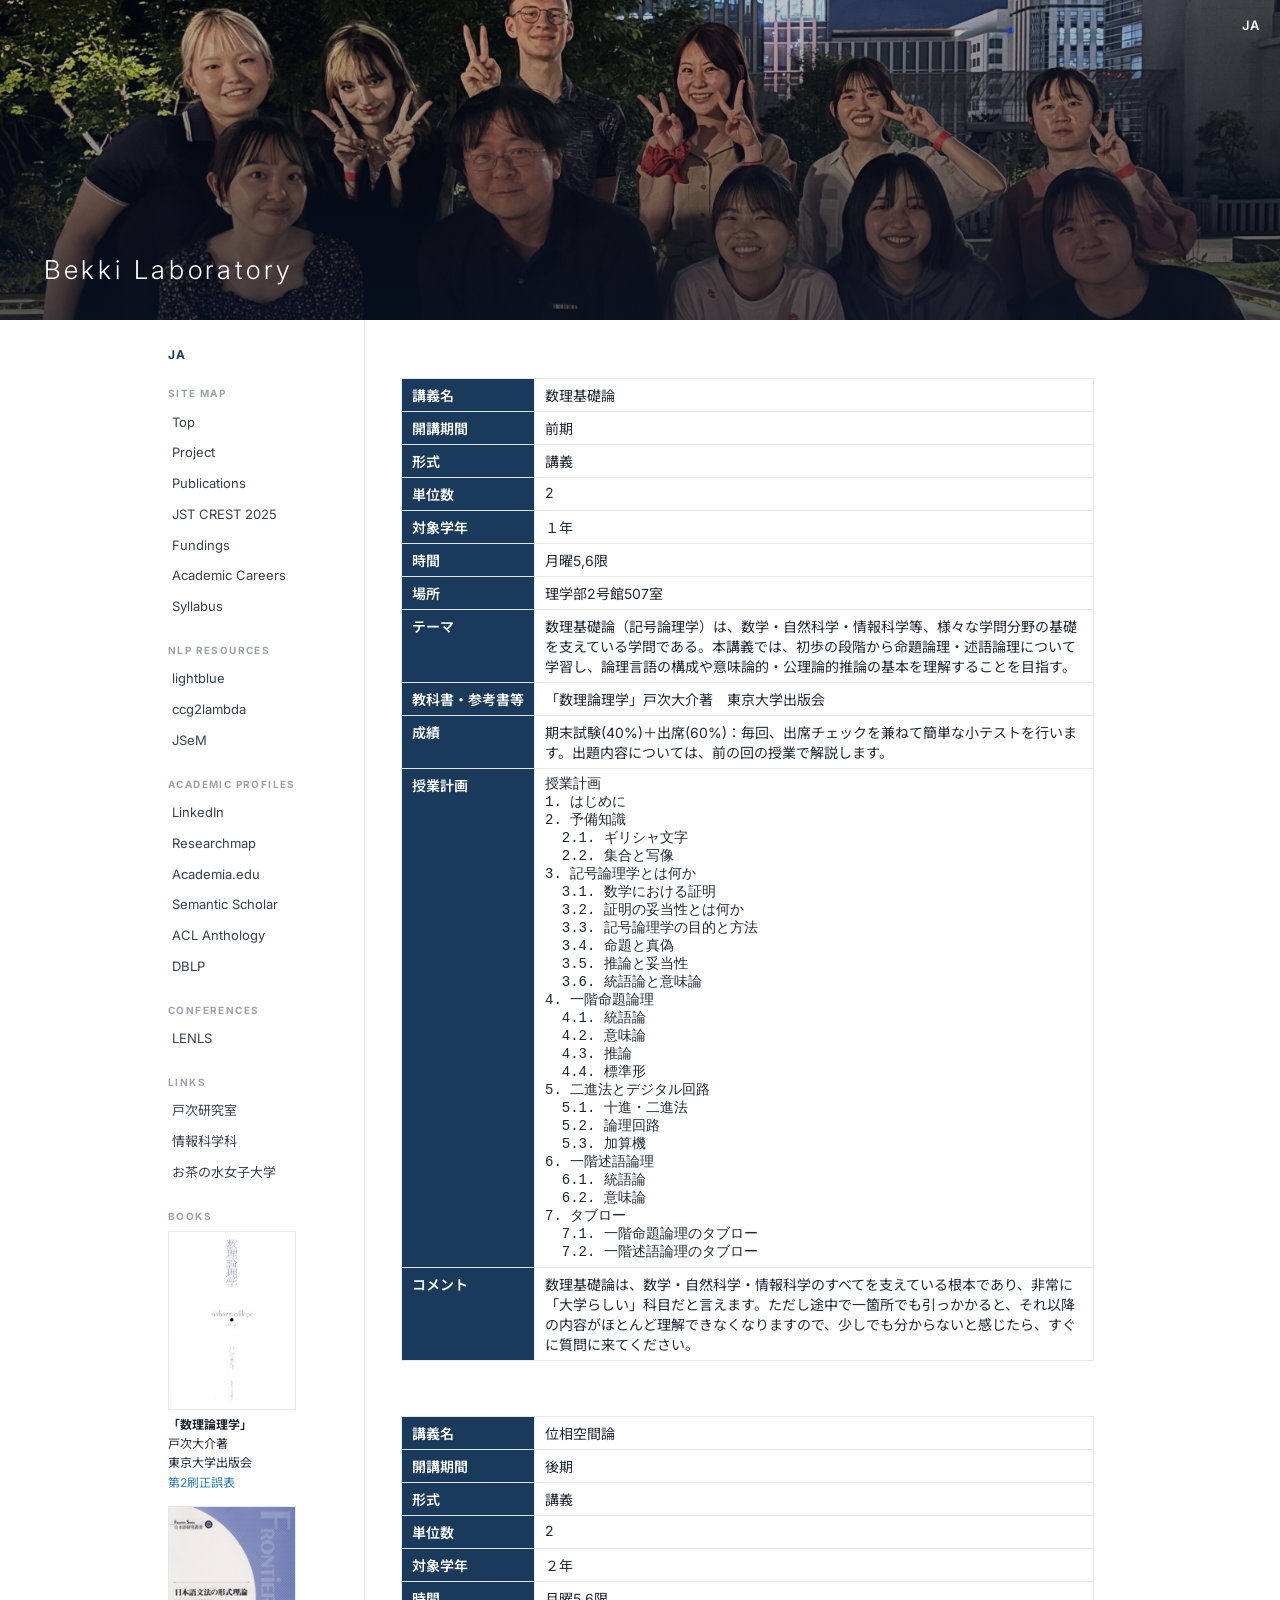
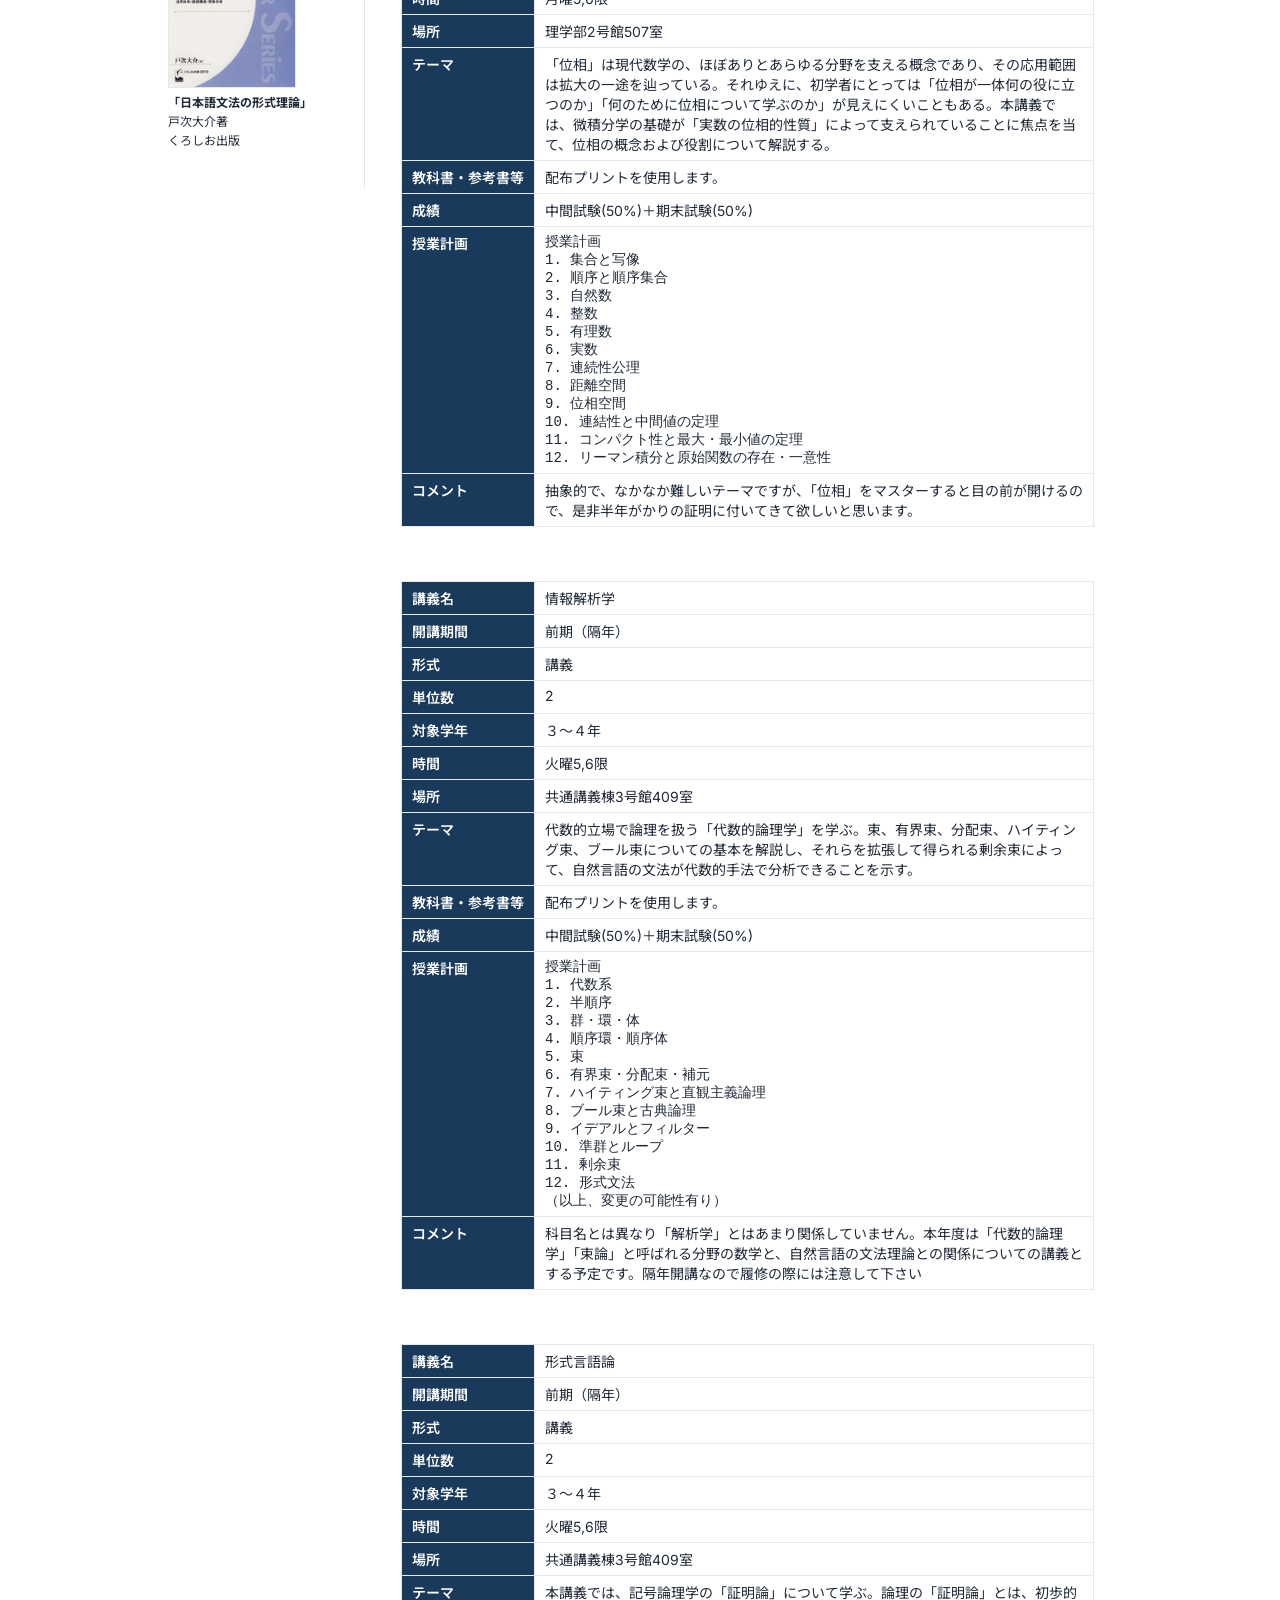
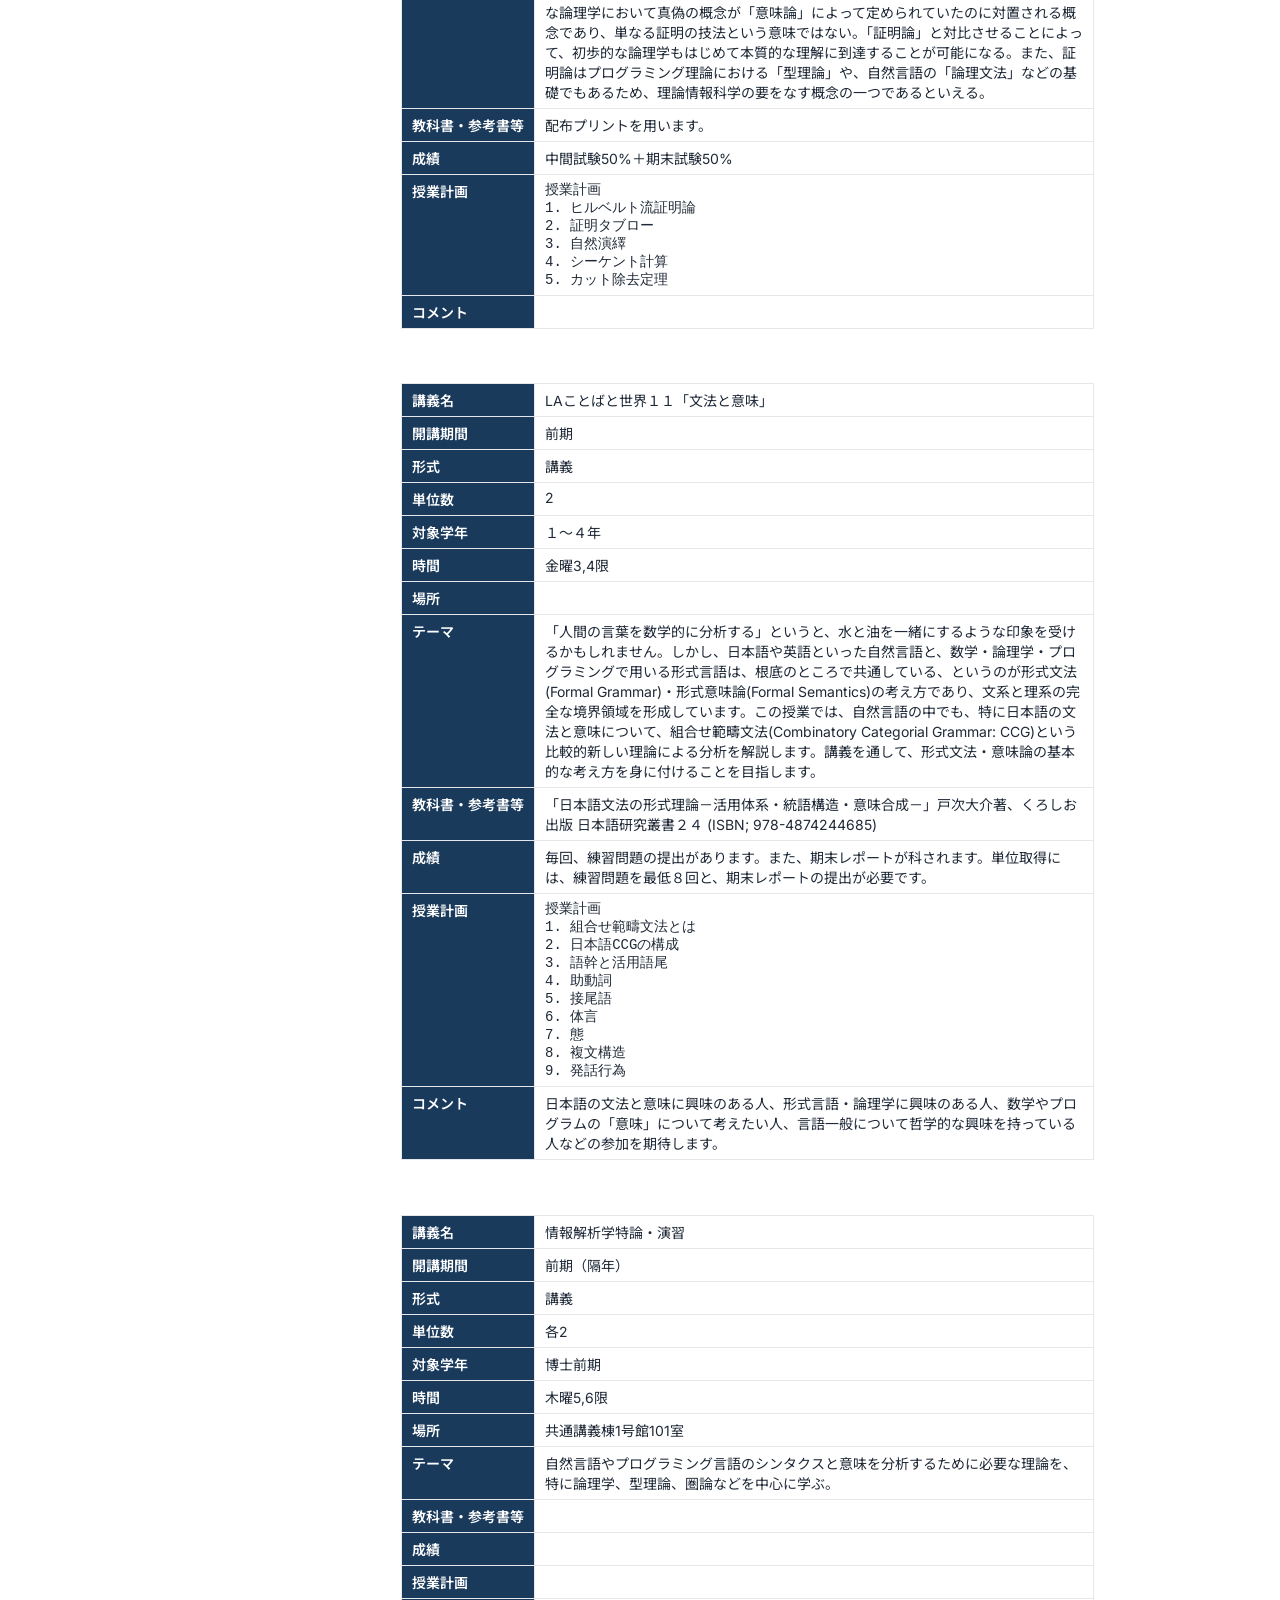
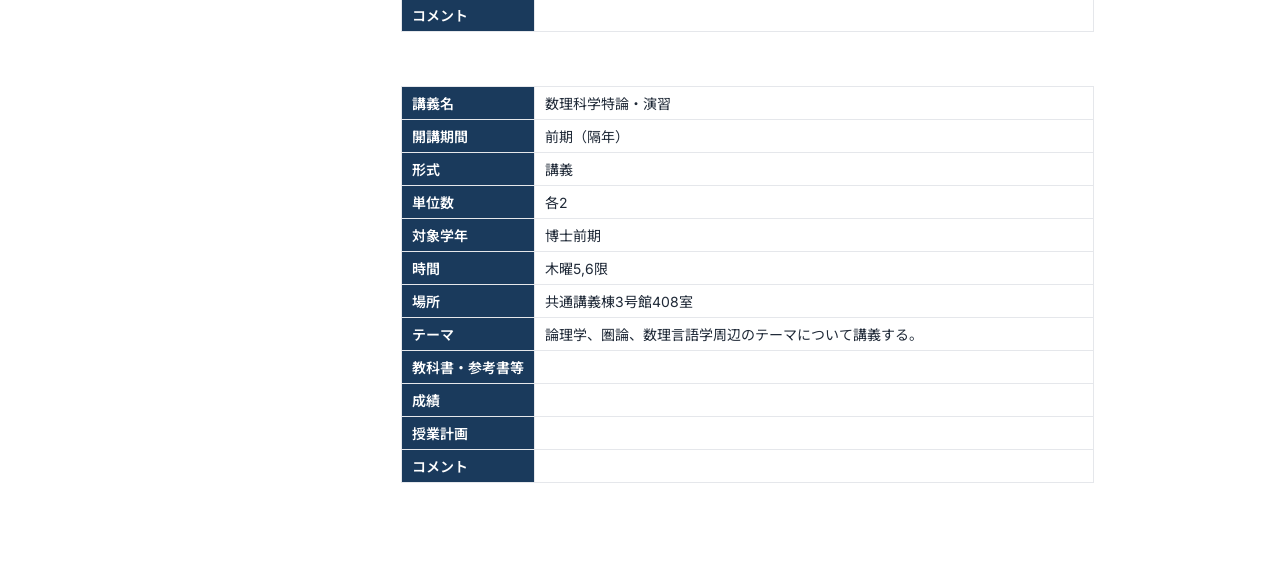
<file: ja/syllabi.html>
<html xmlns="http://www.w3.org/1999/xhtml" xml:lang="ja"><head><meta http-equiv="Content-Type" content="text/html; charset=utf-8"/><meta name="viewport" content="width=device-width, initial-scale=1.0"/><title>Bekki Laboratory — Daisuke Bekki</title><link rel="preconnect" href="https://fonts.googleapis.com"/><link rel="preconnect" href="https://fonts.gstatic.com" crossorigin="anonymous"/><link href="https://fonts.googleapis.com/css2?family=Inter:wght@300;400;600&amp;family=Noto+Sans+JP:wght@300;400;700&amp;display=swap" rel="stylesheet"/><link rel="stylesheet" href="../style.css"/></head><body><div class="site-header"><div class="header-overlay"> </div><div class="lang-toggle"><span class="lang-current">JA</span></div><div class="header-text"><h1>Bekki Laboratory</h1></div></div><div class="page-wrapper"><div class="sidebar"><details class="nav-details" open="open"><summary class="nav-summary">
              ☰ メニュー</summary><div class="lang-toggle-sidebar"><span class="lang-current">JA</span></div><span class="nav-label">Site Map</span><ul><li><a href="index.html">Top</a></li><li><a href="project.html">Project</a></li><li><a href="publications.html">Publications</a></li><li><a href="crest2025.html">JST CREST 2025</a></li><li><a href="fundings.html">Fundings</a></li><li><a href="career.html">Academic Careers</a></li><li><a href="http://www.is.ocha.ac.jp/~bekki/member/syllabi.html">Syllabus</a></li></ul><span class="nav-label">NLP Resources</span><ul><li><a href="https://github.com/DaisukeBekki/lightblue/" target="_top">lightblue</a></li><li><a href="https://github.com/mynlp/ccg2lambda" target="_top">ccg2lambda</a></li><li><a href="https://github.com/DaisukeBekki/JSeM/" target="_top">JSeM</a></li></ul><span class="nav-label">Academic Profiles</span><ul><li><a href="http://www.linkedin.com/in/daisukebekki" target="_blank">LinkedIn</a></li><li><a href="http://researchmap.jp/bekki/" target="_blank">Researchmap</a></li><li><a href="https://ocha.academia.edu/DaisukeBekki" target="_blank">Academia.edu</a></li><li><a href="https://www.semanticscholar.org/author/Daisuke-Bekki/2520156" target="_blank">Semantic Scholar</a></li><li><a href="https://www.aclweb.org/anthology/people/d/daisuke-bekki/" target="_blank">ACL Anthology</a></li><li><a href="https://dblp.uni-trier.de/pers/hd/b/Bekki:Daisuke" target="_blank">DBLP</a></li></ul><span class="nav-label">Conferences</span><ul><li><a href="https://lenls.github.io/">LENLS</a></li></ul><span class="nav-label">Links</span><ul><li><a href="https://bekkilab.notion.site/Bekkilab-Members-32e4b76a51ae4b03a18d9bd9fe2bbaf2">戸次研究室</a></li><li><a href="http://www.is.ocha.ac.jp/" target="_blank">情報科学科</a></li><li><a href="http://www.ocha.ac.jp/" target="_blank">お茶の水女子大学</a></li></ul><span class="nav-label">Books</span><div class="book-entry"><a href="http://www.amazon.co.jp/dp/4130629158/"><img src="../images/LOGICbook.jpg" alt="数理論理学"/></a><b>「数理論理学」</b><br/>
              戸次大介著<br/>
              東京大学出版会<br/><a href="ErrataSecondPrinting.md">第2刷正誤表</a></div><div class="book-entry"><a href="http://www.amazon.co.jp/dp/4874244688/"><img src="../images/CCGbook.jpg" alt="日本語文法の形式理論"/></a><b>「日本語文法の形式理論」</b><br/>
              戸次大介著<br/>
              くろしお出版
            </div></details></div><div class="main-content"><a xmlns="" name="logic1"> </a><table xmlns="" class="syllabus-table"><tr><td class="cell-label">講義名</td><td>数理基礎論</td></tr><tr><td class="cell-label">開講期間</td><td>前期</td></tr><tr><td class="cell-label">形式</td><td>講義</td></tr><tr><td class="cell-label">単位数</td><td>2</td></tr><tr><td class="cell-label">対象学年</td><td>１年</td></tr><tr><td class="cell-label">時間</td><td>月曜5,6限</td></tr><tr><td class="cell-label">場所</td><td>理学部2号館507室</td></tr><tr><td class="cell-label">テーマ</td><td>数理基礎論（記号論理学）は、数学・自然科学・情報科学等、様々な学問分野の基礎を支えている学問である。本講義では、初歩の段階から命題論理・述語論理について学習し、論理言語の構成や意味論的・公理論的推論の基本を理解することを目指す。</td></tr><tr><td class="cell-label">教科書・参考書等</td><td>「数理論理学」戸次大介著　東京大学出版会</td></tr><tr><td class="cell-label">成績</td><td>期末試験(40%)＋出席(60%)：毎回、出席チェックを兼ねて簡単な小テストを行います。出題内容については、前の回の授業で解説します。</td></tr><tr><td class="cell-label">授業計画</td><td><pre>
授業計画
1. はじめに
2. 予備知識
  2.1. ギリシャ文字
  2.2. 集合と写像
3. 記号論理学とは何か
  3.1. 数学における証明
  3.2. 証明の妥当性とは何か
  3.3. 記号論理学の目的と方法
  3.4. 命題と真偽
  3.5. 推論と妥当性
  3.6. 統語論と意味論
4. 一階命題論理
  4.1. 統語論
  4.2. 意味論
  4.3. 推論
  4.4. 標準形
5. 二進法とデジタル回路
  5.1. 十進・二進法
  5.2. 論理回路
  5.3. 加算機
6. 一階述語論理
  6.1. 統語論
  6.2. 意味論
7. タブロー
  7.1. 一階命題論理のタブロー
  7.2. 一階述語論理のタブロー
</pre></td></tr><tr><td class="cell-label">コメント</td><td>数理基礎論は、数学・自然科学・情報科学のすべてを支えている根本であり、非常に「大学らしい」科目だと言えます。ただし途中で一箇所でも引っかかると、それ以降の内容がほとんど理解できなくなりますので、少しでも分からないと感じたら、すぐに質問に来てください。</td></tr></table><a xmlns="" name="topology"> </a><table xmlns="" class="syllabus-table"><tr><td class="cell-label">講義名</td><td>位相空間論</td></tr><tr><td class="cell-label">開講期間</td><td>後期</td></tr><tr><td class="cell-label">形式</td><td>講義</td></tr><tr><td class="cell-label">単位数</td><td>2</td></tr><tr><td class="cell-label">対象学年</td><td>２年</td></tr><tr><td class="cell-label">時間</td><td>月曜5,6限</td></tr><tr><td class="cell-label">場所</td><td>理学部2号館507室</td></tr><tr><td class="cell-label">テーマ</td><td>「位相」は現代数学の、ほぼありとあらゆる分野を支える概念であり、その応用範囲は拡大の一途を辿っている。それゆえに、初学者にとっては「位相が一体何の役に立つのか」「何のために位相について学ぶのか」が見えにくいこともある。本講義では、微積分学の基礎が「実数の位相的性質」によって支えられていることに焦点を当て、位相の概念および役割について解説する。</td></tr><tr><td class="cell-label">教科書・参考書等</td><td>配布プリントを使用します。</td></tr><tr><td class="cell-label">成績</td><td>中間試験(50%)＋期末試験(50%)</td></tr><tr><td class="cell-label">授業計画</td><td><pre>
授業計画
1. 集合と写像
2. 順序と順序集合
3. 自然数
4. 整数
5. 有理数
6. 実数
7. 連続性公理
8. 距離空間
9. 位相空間
10. 連結性と中間値の定理
11. コンパクト性と最大・最小値の定理
12. リーマン積分と原始関数の存在・一意性
</pre></td></tr><tr><td class="cell-label">コメント</td><td>抽象的で、なかなか難しいテーマですが、「位相」をマスターすると目の前が開けるので、是非半年がかりの証明に付いてきて欲しいと思います。</td></tr></table><a xmlns="" name="logic2"> </a><table xmlns="" class="syllabus-table"><tr><td class="cell-label">講義名</td><td>情報解析学</td></tr><tr><td class="cell-label">開講期間</td><td>前期（隔年）</td></tr><tr><td class="cell-label">形式</td><td>講義</td></tr><tr><td class="cell-label">単位数</td><td>2</td></tr><tr><td class="cell-label">対象学年</td><td>３～４年</td></tr><tr><td class="cell-label">時間</td><td>火曜5,6限</td></tr><tr><td class="cell-label">場所</td><td>共通講義棟3号館409室</td></tr><tr><td class="cell-label">テーマ</td><td>代数的立場で論理を扱う「代数的論理学」を学ぶ。束、有界束、分配束、ハイティング束、ブール束についての基本を解説し、それらを拡張して得られる剰余束によって、自然言語の文法が代数的手法で分析できることを示す。</td></tr><tr><td class="cell-label">教科書・参考書等</td><td>配布プリントを使用します。</td></tr><tr><td class="cell-label">成績</td><td>中間試験(50%)＋期末試験(50%)
</td></tr><tr><td class="cell-label">授業計画</td><td><pre>
授業計画
1. 代数系
2. 半順序
3. 群・環・体
4. 順序環・順序体
5. 束
6. 有界束・分配束・補元
7. ハイティング束と直観主義論理
8. ブール束と古典論理
9. イデアルとフィルター
10. 準群とループ
11. 剰余束
12. 形式文法
（以上、変更の可能性有り）
</pre></td></tr><tr><td class="cell-label">コメント</td><td>科目名とは異なり「解析学」とはあまり関係していません。本年度は「代数的論理学」「束論」と呼ばれる分野の数学と、自然言語の文法理論との関係についての講義とする予定です。隔年開講なので履修の際には注意して下さい</td></tr></table><a xmlns="" name="logic3"> </a><table xmlns="" class="syllabus-table"><tr><td class="cell-label">講義名</td><td>形式言語論</td></tr><tr><td class="cell-label">開講期間</td><td>前期（隔年）</td></tr><tr><td class="cell-label">形式</td><td>講義</td></tr><tr><td class="cell-label">単位数</td><td>2</td></tr><tr><td class="cell-label">対象学年</td><td>３～４年</td></tr><tr><td class="cell-label">時間</td><td>火曜5,6限</td></tr><tr><td class="cell-label">場所</td><td>共通講義棟3号館409室</td></tr><tr><td class="cell-label">テーマ</td><td>本講義では、記号論理学の「証明論」について学ぶ。論理の「証明論」とは、初歩的な論理学において真偽の概念が「意味論」によって定められていたのに対置される概念であり、単なる証明の技法という意味ではない。「証明論」と対比させることによって、初歩的な論理学もはじめて本質的な理解に到達することが可能になる。また、証明論はプログラミング理論における「型理論」や、自然言語の「論理文法」などの基礎でもあるため、理論情報科学の要をなす概念の一つであるといえる。</td></tr><tr><td class="cell-label">教科書・参考書等</td><td>配布プリントを用います。</td></tr><tr><td class="cell-label">成績</td><td>中間試験50%＋期末試験50%</td></tr><tr><td class="cell-label">授業計画</td><td><pre>
授業計画
1. ヒルベルト流証明論
2. 証明タブロー
3. 自然演繹
4. シーケント計算
5. カット除去定理
</pre></td></tr><tr><td class="cell-label">コメント</td><td>
</td></tr></table><a xmlns="" name="grammar"> </a><table xmlns="" class="syllabus-table"><tr><td class="cell-label">講義名</td><td>LAことばと世界１１「文法と意味」</td></tr><tr><td class="cell-label">開講期間</td><td>前期</td></tr><tr><td class="cell-label">形式</td><td>講義</td></tr><tr><td class="cell-label">単位数</td><td>2</td></tr><tr><td class="cell-label">対象学年</td><td>１～４年</td></tr><tr><td class="cell-label">時間</td><td>金曜3,4限</td></tr><tr><td class="cell-label">場所</td><td/></tr><tr><td class="cell-label">テーマ</td><td>
「人間の言葉を数学的に分析する」というと、水と油を一緒にするような印象を受けるかもしれません。しかし、日本語や英語といった自然言語と、数学・論理学・プログラミングで用いる形式言語は、根底のところで共通している、というのが形式文法(Formal Grammar)・形式意味論(Formal Semantics)の考え方であり、文系と理系の完全な境界領域を形成しています。この授業では、自然言語の中でも、特に日本語の文法と意味について、組合せ範疇文法(Combinatory Categorial Grammar: CCG)という比較的新しい理論による分析を解説します。講義を通して、形式文法・意味論の基本的な考え方を身に付けることを目指します。</td></tr><tr><td class="cell-label">教科書・参考書等</td><td>
「日本語文法の形式理論－活用体系・統語構造・意味合成－」戸次大介著、くろしお出版 日本語研究叢書２４ (ISBN; 978-4874244685)</td></tr><tr><td class="cell-label">成績</td><td>
毎回、練習問題の提出があります。また、期末レポートが科されます。単位取得には、練習問題を最低８回と、期末レポートの提出が必要です。</td></tr><tr><td class="cell-label">授業計画</td><td><pre>
授業計画
1. 組合せ範疇文法とは
2. 日本語CCGの構成
3. 語幹と活用語尾
4. 助動詞
5. 接尾語
6. 体言
7. 態
8. 複文構造
9. 発話行為
</pre></td></tr><tr><td class="cell-label">コメント</td><td>
日本語の文法と意味に興味のある人、形式言語・論理学に興味のある人、数学やプログラムの「意味」について考えたい人、言語一般について哲学的な興味を持っている人などの参加を期待します。</td></tr></table><a xmlns="" name="gradA"> </a><table xmlns="" class="syllabus-table"><tr><td class="cell-label">講義名</td><td>情報解析学特論・演習</td></tr><tr><td class="cell-label">開講期間</td><td>前期（隔年）</td></tr><tr><td class="cell-label">形式</td><td>講義</td></tr><tr><td class="cell-label">単位数</td><td>各2</td></tr><tr><td class="cell-label">対象学年</td><td>博士前期</td></tr><tr><td class="cell-label">時間</td><td>木曜5,6限</td></tr><tr><td class="cell-label">場所</td><td>共通講義棟1号館101室</td></tr><tr><td class="cell-label">テーマ</td><td>自然言語やプログラミング言語のシンタクスと意味を分析するために必要な理論を、特に論理学、型理論、圏論などを中心に学ぶ。</td></tr><tr><td class="cell-label">教科書・参考書等</td><td/></tr><tr><td class="cell-label">成績</td><td/></tr><tr><td class="cell-label">授業計画</td><td><pre/></td></tr><tr><td class="cell-label">コメント</td><td/></tr></table><a xmlns="" name="gradB"> </a><table xmlns="" class="syllabus-table"><tr><td class="cell-label">講義名</td><td>数理科学特論・演習</td></tr><tr><td class="cell-label">開講期間</td><td>前期（隔年）</td></tr><tr><td class="cell-label">形式</td><td>講義</td></tr><tr><td class="cell-label">単位数</td><td>各2</td></tr><tr><td class="cell-label">対象学年</td><td>博士前期</td></tr><tr><td class="cell-label">時間</td><td>木曜5,6限</td></tr><tr><td class="cell-label">場所</td><td>共通講義棟3号館408室</td></tr><tr><td class="cell-label">テーマ</td><td>論理学、圏論、数理言語学周辺のテーマについて講義する。</td></tr><tr><td class="cell-label">教科書・参考書等</td><td/></tr><tr><td class="cell-label">成績</td><td/></tr><tr><td class="cell-label">授業計画</td><td><pre/></td></tr><tr><td class="cell-label">コメント</td><td/></tr></table></div></div></body></html>
</file>
<file: style.css>
/* reset */
*, *::before, *::after { box-sizing: border-box; margin: 0; padding: 0; }

/* base */
body {
  font-family: 'Inter', 'Noto Sans JP', 'Hiragino Kaku Gothic ProN', 'Yu Gothic', Arial, sans-serif;
  font-size: 15px;
  line-height: 1.75;
  color: #1f2937;
  background: #ffffff;
}

/* links */
a { color: #2e7dbf; text-decoration: none; }
a:visited { color: #2e7dbf; }
a:hover { color: #1a3a5c; text-decoration: underline; }
a:active { color: #c0392b; }

/* ==== header ==== */
.site-header {
  width: 100%;
  height: 320px;
  background-color: #1a3a5c;
  background-image: url("images/bekkilab2026.jpg");
  background-size: cover;
  background-position: center center;
  position: relative;
}
.header-overlay {
  position: absolute;
  top: 0; left: 0; right: 0; bottom: 0;
  background: linear-gradient(to bottom, rgba(10,20,40,0.25), rgba(10,20,40,0.72));
}
.header-text {
  position: absolute;
  bottom: 28px;
  left: 44px;
  color: white;
}
.header-text h1 {
  font-size: 26px;
  font-weight: 300;
  letter-spacing: 0.14em;
  color: white;
}

/* ==== page layout ==== */
.page-wrapper {
  max-width: 980px;
  margin: 0 auto;
  display: flex;
  align-items: flex-start;
}

/* ==== sidebar ==== */
.sidebar {
  width: 215px;
  flex-shrink: 0;
  padding: 24px 14px;
  border-right: 1px solid #e5e7eb;
  position: sticky;
  top: 0;
}
.nav-label {
  display: block;
  font-size: 10px;
  font-weight: 700;
  letter-spacing: 0.14em;
  text-transform: uppercase;
  color: #9ca3af;
  padding: 0 4px;
  margin: 20px 0 4px;
}
.sidebar ul { list-style: none; }
.sidebar ul li a {
  display: block;
  padding: 4px 8px;
  border-radius: 4px;
  font-size: 13px;
  color: #374151;
}
.sidebar ul li a:hover {
  background: #f3f4f6;
  color: #1a3a5c;
  text-decoration: none;
}
.book-entry {
  margin: 6px 4px 14px;
  font-size: 12px;
  line-height: 1.6;
}
.book-entry img {
  display: block;
  max-width: 128px;
  border: 1px solid #e5e7eb;
  margin-bottom: 5px;
}

/* ==== main content ==== */
.main-content {
  flex: 1;
  min-width: 0;
  padding: 32px 36px 56px;
}

/* ==== headings ==== */
.section-title {
  font-size: 17px;
  font-weight: 600;
  color: #1a3a5c;
  border-bottom: 2px solid #1a3a5c;
  padding-bottom: 7px;
  margin: 36px 0 14px;
}
.section-title:first-child { margin-top: 0; }
.subsection-title {
  font-size: 13px;
  font-weight: 700;
  color: #2e7dbf;
  text-transform: uppercase;
  letter-spacing: 0.08em;
  margin: 24px 0 8px;
}

/* ==== publication TOC ==== */
.toc-wrap {
  display: flex;
  gap: 24px;
  background: #f4f6f9;
  border-left: 3px solid #2e7dbf;
  padding: 14px 18px;
  margin-bottom: 28px;
  font-size: 13px;
}
.toc-wrap dl { flex: 1; }
.toc-wrap dt {
  font-weight: 700;
  color: #1a3a5c;
  background: none;
  border: none;
  padding: 0;
  margin: 8px 0 2px;
  font-size: 13px;
}
.toc-wrap dt:first-child { margin-top: 0; }
.toc-wrap dd {
  margin-left: 10px;
  padding: 1px 0;
  border: none;
  font-size: 12px;
}

/* ==== publication list ==== */
.pub-list { list-style: none; padding: 0; margin: 0; }
.pub-item {
  border-left: 3px solid #dbeafe;
  padding: 9px 0 9px 14px;
  margin-bottom: 10px;
}
.pub-item:hover { border-left-color: #2e7dbf; }
.pub-title {
  font-weight: 600;
  color: #1f2937;
  font-size: 14px;
  margin-bottom: 3px;
}
.pub-authors { font-size: 13px; color: #374151; }
.pub-source  { font-size: 13px; color: #6b7280; }
.pub-badge {
  display: inline-block;
  font-size: 11px;
  padding: 0px 6px;
  border: 1px solid #93c5fd;
  border-radius: 3px;
  color: #2e7dbf;
  margin-left: 4px;
  line-height: 1.8;
  vertical-align: middle;
}
.pub-badge:hover {
  background: #2e7dbf;
  color: white;
  border-color: #2e7dbf;
  text-decoration: none;
}

/* ==== definition lists (career, fundings, project/index) ==== */
dt {
  font-weight: 600;
  color: #1a3a5c;
  background: #f4f6f9;
  border-left: 3px solid #2e7dbf;
  padding: 4px 10px;
  margin-top: 10px;
  font-size: 14px;
}
dd {
  padding: 5px 8px 5px 14px;
  font-size: 14px;
  color: #374151;
  margin-left: 0;
  border-left: 1px solid #e5e7eb;
}

/* font.title used in project/index XML source */
font.title {
  display: block;
  font-size: 18px;
  font-weight: 600;
  color: #1a3a5c;
  border-bottom: 2px solid #1a3a5c;
  padding-bottom: 7px;
  margin: 28px 0 12px;
}

/* ==== index page (page element) ==== */
.page-tagline {
  font-size: 21px;
  font-weight: 600;
  color: #1a3a5c;
  line-height: 1.45;
  margin-bottom: 14px;
  padding-bottom: 12px;
  border-bottom: 2px solid #dbeafe;
}
.ext-links {
  display: flex;
  flex-wrap: wrap;
  gap: 8px;
  margin: 14px 0 20px;
}
a.ext-link-btn {
  display: inline-block;
  font-size: 12px;
  font-weight: 600;
  padding: 4px 14px;
  border: 1.5px solid #2e7dbf;
  border-radius: 20px;
  color: #2e7dbf;
  text-decoration: none;
  transition: background 0.15s, color 0.15s;
}
a.ext-link-btn:hover {
  background: #2e7dbf;
  color: white;
  text-decoration: none;
}

.page-about {
  font-size: 14px;
  color: #374151;
  line-height: 1.85;
  margin-bottom: 30px;
}
.index-grid {
  display: flex;
  gap: 32px;
  align-items: flex-start;
  margin-bottom: 32px;
}
.index-themes { flex: 3; min-width: 0; }
.index-news   { flex: 2; min-width: 0; }
.theme-card {
  border-left: 3px solid #2e7dbf;
  background: #f9fafb;
  border-radius: 0 4px 4px 0;
  padding: 12px 16px;
  margin-bottom: 12px;
}
a.theme-name {
  display: block;
  font-size: 15px;
  font-weight: 600;
  color: #1a3a5c;
  margin-bottom: 4px;
}
a.theme-name:hover { color: #2e7dbf; text-decoration: none; }
.theme-desc { font-size: 13px; color: #6b7280; margin: 0; line-height: 1.6; }
.news-list { list-style: none; padding: 0; margin: 0; }
.news-list li {
  display: flex;
  gap: 10px;
  align-items: baseline;
  padding: 8px 0;
  border-bottom: 1px solid #e5e7eb;
  font-size: 13px;
  line-height: 1.6;
  color: #374151;
}
.news-list li:last-child { border-bottom: none; }
.news-text { flex: 1; }
a.news-link { font-size: 12px; margin-left: 4px; font-weight: 600; }
/* Past news: collapsed below the current items */
.news-archive { margin-top: 4px; border-top: 1px solid #e5e7eb; }
.news-archive-summary {
  cursor: pointer;
  padding: 8px 0;
  font-size: 12px;
  font-weight: 600;
  color: #2e7dbf;
}
.news-archive-summary:hover { color: #1a3a5c; }
.news-date {
  flex-shrink: 0;
  font-size: 11px;
  color: #9ca3af;
  background: #f3f4f6;
  padding: 1px 8px;
  border-radius: 10px;
  white-space: nowrap;
}
/* resources section */
.res-grid {
  display: flex;
  flex-wrap: wrap;
  gap: 12px;
  margin-bottom: 28px;
}
.res-card {
  flex: 1;
  min-width: 200px;
  border-left: 3px solid #6b7280;
  background: #f9fafb;
  border-radius: 0 4px 4px 0;
  padding: 12px 16px;
}

.index-contact {
  background: #f4f6f9;
  border-left: 3px solid #2e7dbf;
  border-radius: 0 4px 4px 0;
  padding: 16px 20px;
  font-size: 13px;
  color: #374151;
}
.index-contact img { display: block; margin-bottom: 8px; }

/* ==== inline citations and reference list ==== */
a.cite { font-size: 11px; vertical-align: super; color: #2e7dbf; text-decoration: none; }
a.cite:hover { text-decoration: underline; }
.cite-missing { font-size: 11px; vertical-align: super; color: #c0392b; }
.ref-list { padding-left: 24px; font-size: 13px; line-height: 1.75; color: #374151; margin-top: 10px; }
.ref-list li { margin-bottom: 8px; }
.ref-title { font-style: italic; }

/* ==== language toggle ==== */
.lang-toggle {
  position: absolute;
  top: 14px;
  right: 20px;
  display: flex;
  align-items: center;
  gap: 6px;
  font-size: 13px;
  font-weight: 600;
  letter-spacing: 0.05em;
}
.lang-toggle .lang-current { color: #ffffff; }
.lang-toggle .lang-sep { color: rgba(255,255,255,0.4); }
.lang-toggle a { color: rgba(255,255,255,0.55); text-decoration: none; }
.lang-toggle a:hover { color: #ffffff; text-decoration: none; }
.lang-toggle-sidebar {
  display: flex;
  align-items: center;
  gap: 6px;
  padding: 0 4px;
  margin-bottom: 12px;
  font-size: 12px;
  font-weight: 700;
  letter-spacing: 0.08em;
}
.lang-toggle-sidebar .lang-current { color: #1a3a5c; }
.lang-toggle-sidebar .lang-sep { color: #9ca3af; }
.lang-toggle-sidebar a { color: #9ca3af; text-decoration: none; }
.lang-toggle-sidebar a:hover { color: #1a3a5c; }

/* ==== syllabus table ==== */
.syllabus-table {
  border-collapse: collapse;
  width: 100%;
  margin-bottom: 28px;
  font-size: 14px;
}
.syllabus-table td {
  padding: 6px 10px;
  border: 1px solid #e5e7eb;
  vertical-align: top;
}
.cell-label {
  background: #1a3a5c;
  color: white;
  font-weight: 600;
  width: 120px;
  white-space: nowrap;
}

/* ==== responsive ==== */

/* Desktop: hide the summary toggle (content always visible via open attribute) */
@media (min-width: 701px) {
  .nav-summary { display: none; }
}

/* Mobile */
@media (max-width: 700px) {
  .site-header { height: 180px; }
  .header-text h1 { font-size: 20px; }

  .page-wrapper { flex-direction: column; }

  .sidebar {
    width: 100%;
    border-right: none;
    border-bottom: 1px solid #e5e7eb;
    position: static;
    max-height: none;
    padding: 0 14px;
  }
  .nav-summary {
    display: block;
    font-size: 14px;
    font-weight: 700;
    color: #1a3a5c;
    cursor: pointer;
    padding: 10px 4px;
    list-style: none;
    user-select: none;
  }
  .nav-summary::-webkit-details-marker { display: none; }
  .nav-summary::marker { content: none; }

  .nav-details[open] .nav-summary { border-bottom: 1px solid #e5e7eb; margin-bottom: 4px; }

  .book-entry { display: none; }

  .main-content { padding: 20px 16px 40px; }
  .index-grid { flex-direction: column; gap: 20px; }
  .toc-wrap { flex-direction: column; gap: 12px; }
  .page-tagline { font-size: 17px; }
}
</file>
